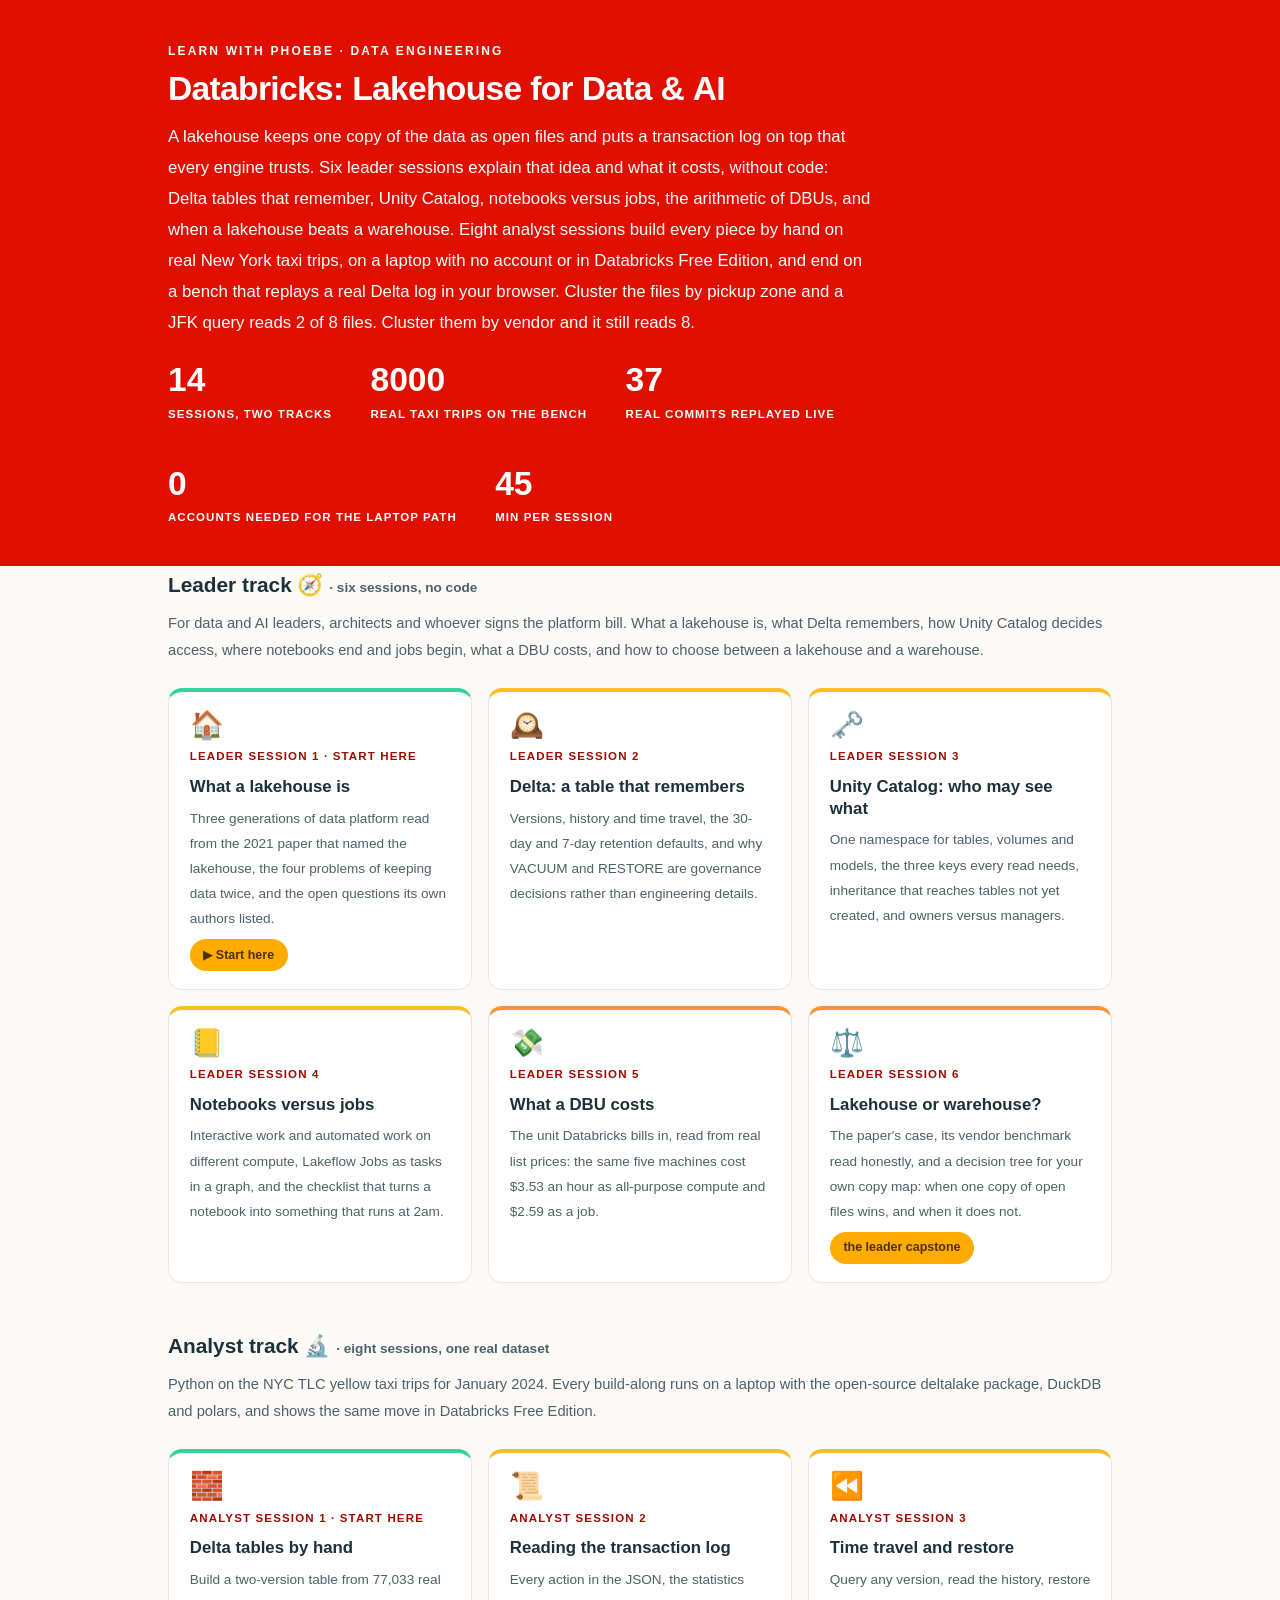
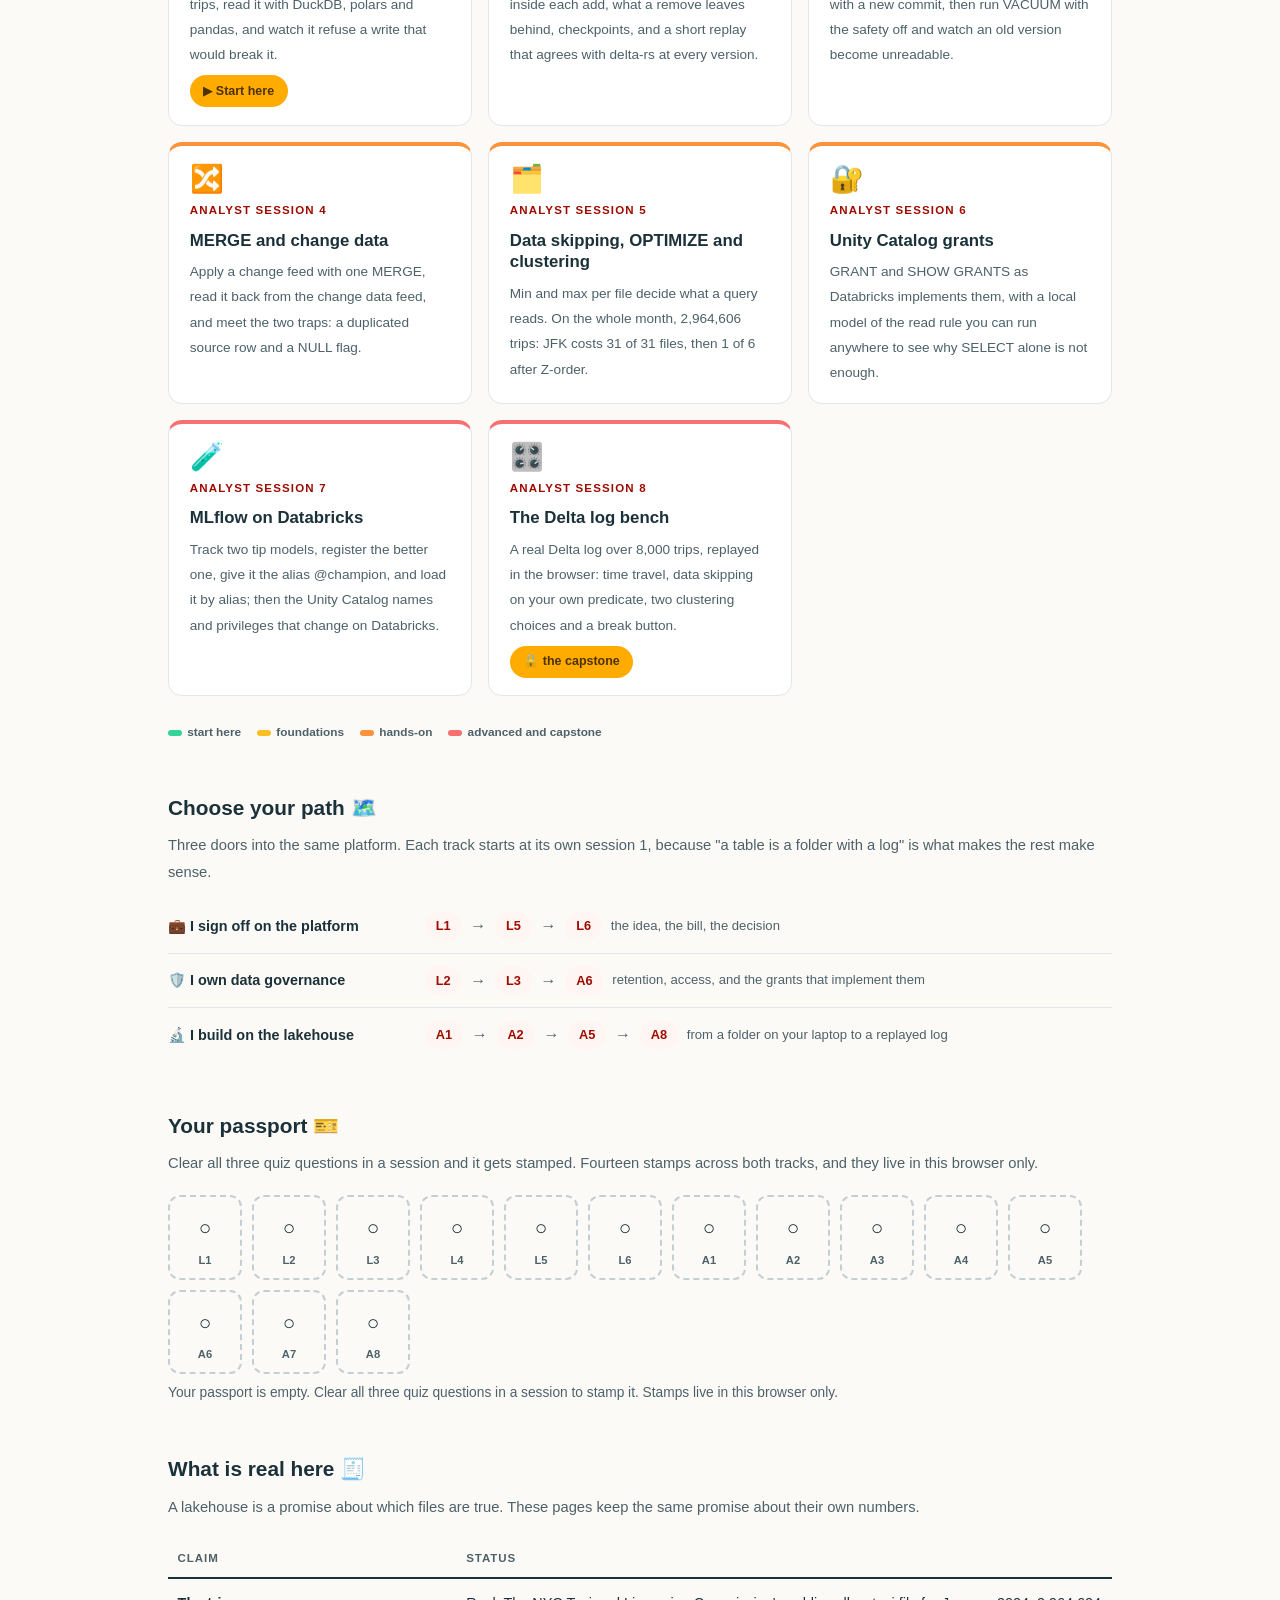
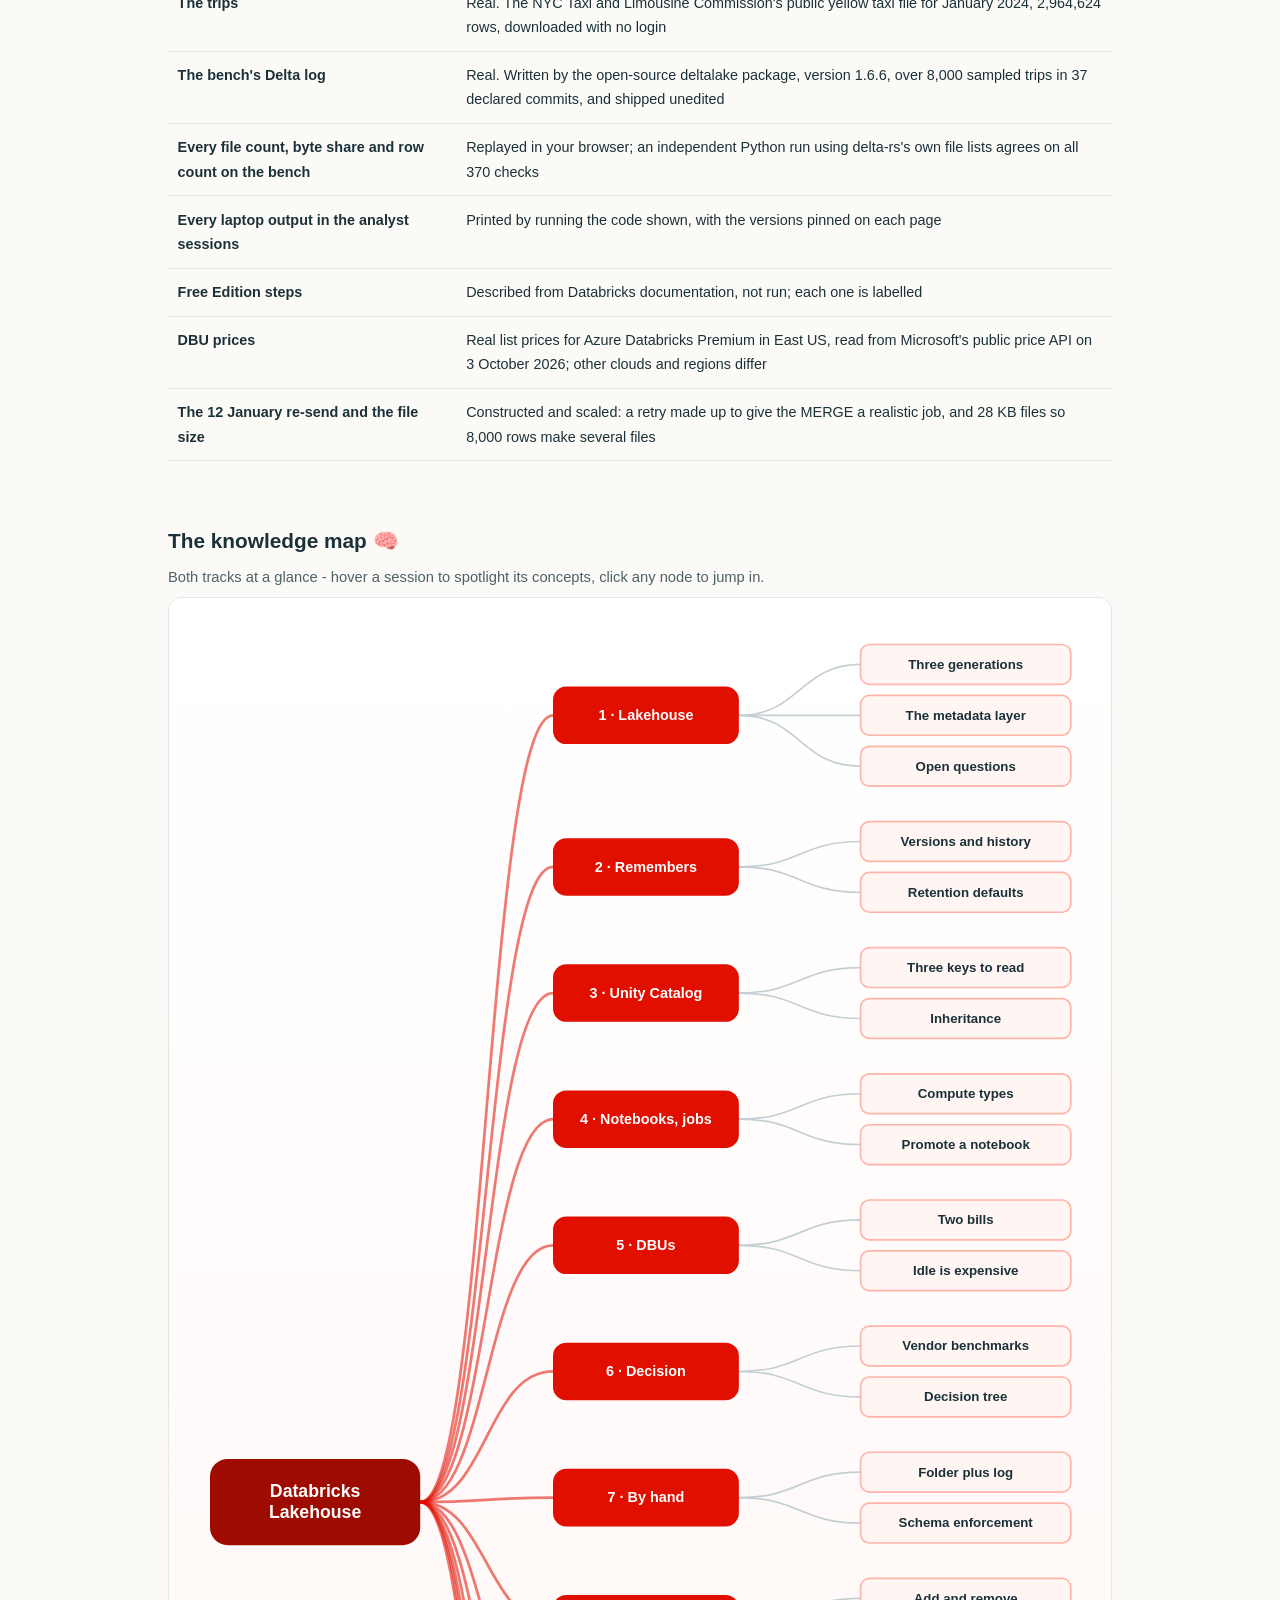
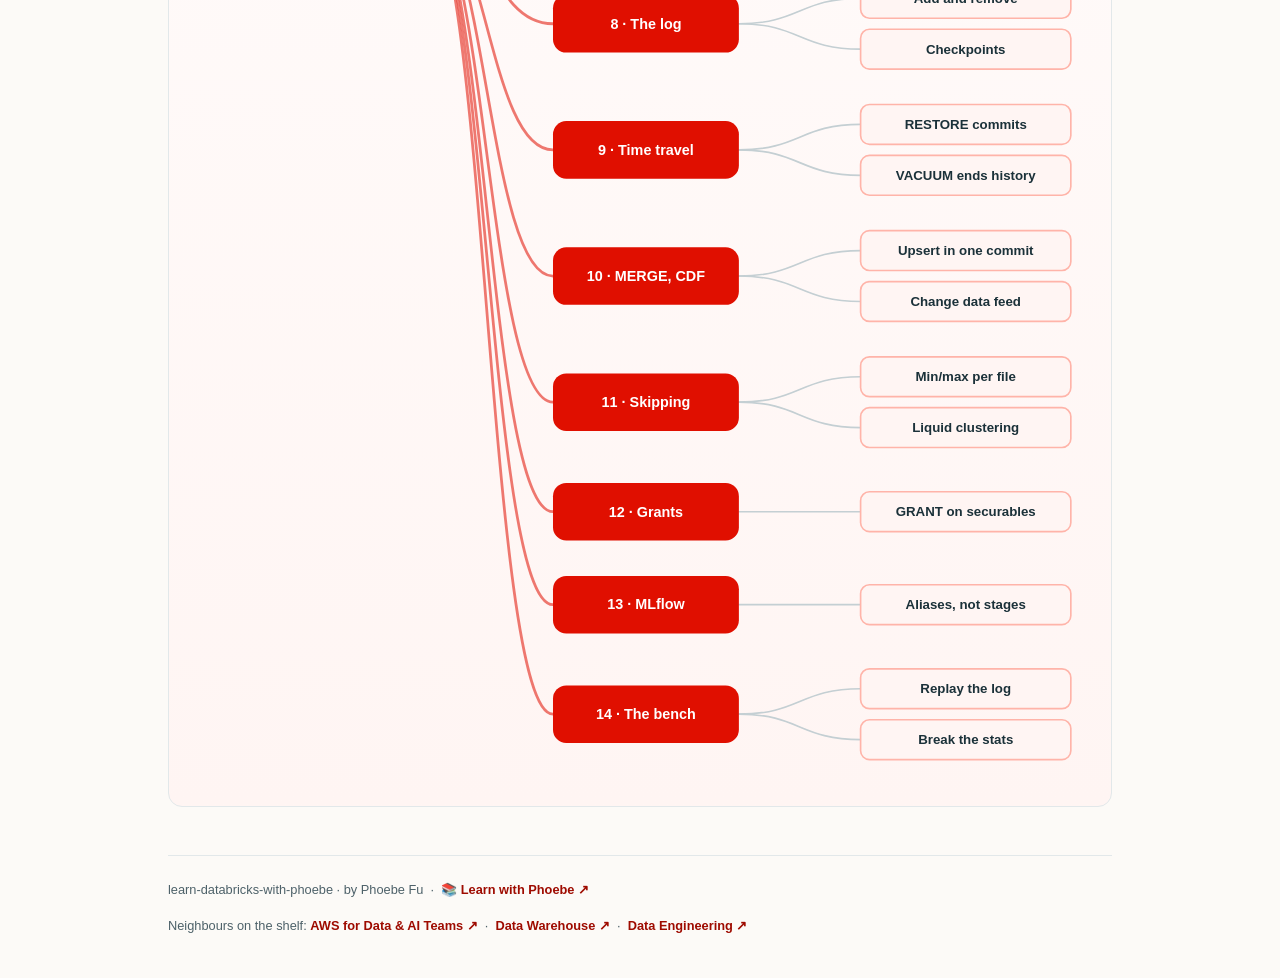
<file: index.html>
<!DOCTYPE html>
<html lang="en">
<head>
<meta charset="UTF-8">
<meta name="viewport" content="width=device-width, initial-scale=1.0">
<!-- social:start -->
<meta name="description" content="Fourteen sessions on Databricks and the lakehouse: what a lakehouse is, Delta tables and their transaction log, time travel, MERGE and change data, data skipping and clustering, Unity Catalog, notebooks versus jobs, what DBUs cost, and MLflow, ending on a bench that replays a real Delta log in your browser. Free, by Phoebe Fu.">
<meta property="og:type" content="website">
<meta property="og:site_name" content="Learn with Phoebe">
<meta property="og:title" content="Databricks: Lakehouse for Data &amp; AI">
<meta property="og:description" content="A real Delta log over 8,000 NYC taxi trips, replayed in your browser. Cluster by pickup zone: a JFK query reads 2 of 8 files. Cluster by vendor: 8 of 8. Shuffle the stats: 0 of 358 rows.">
<meta property="og:url" content="https://phoebefu6.github.io/learn-databricks-with-phoebe/">
<meta property="og:image" content="https://phoebefu6.github.io/learn-databricks-with-phoebe/assets/og-cover.png">
<meta name="twitter:card" content="summary_large_image">
<meta name="twitter:title" content="Databricks: Lakehouse for Data &amp; AI">
<meta name="twitter:description" content="Delta, Unity Catalog, DBUs and MLflow, with a bench that replays a real Delta log in the browser.">
<meta name="twitter:image" content="https://phoebefu6.github.io/learn-databricks-with-phoebe/assets/og-cover.png">
<!-- social:end -->
<title>Databricks: Lakehouse for Data &amp; AI - Learn with Phoebe</title>
<link rel="stylesheet" href="assets/style.css?v=23">
<style>

  .stats-row { display: flex; gap: 2.4rem; margin-top: 1.5rem; flex-wrap: wrap; }
  .stat b { display: block; font-size: 2.1rem; font-weight: 800; line-height: 1.05; font-variant-numeric: tabular-nums; }
  .stat span { font-size: .72rem; opacity: 1; text-transform: uppercase; letter-spacing: .09em; font-weight: 600; }

  .course-grid { display: grid; grid-template-columns: repeat(auto-fit, minmax(17rem, 1fr)); gap: 1rem; margin-top: 1.5rem; }
  .course-card {
    border: 1px solid var(--hairline);
    border-top: 4px solid var(--diff, var(--indigo));
    border-radius: var(--radius);
    padding: 1.2rem 1.3rem 1.1rem;
    display: flex;
    flex-direction: column;
    gap: .5rem;
    text-decoration: none;
    color: var(--ink);
    background: #fff;
    transition: box-shadow .15s ease, border-color .15s ease, transform .15s ease;
    position: relative;
  }
  .course-card:hover { border-color: var(--indigo-soft); border-top-color: var(--diff, var(--indigo)); box-shadow: 0 8px 28px rgba(var(--shadow-rgb),.16); transform: translateY(-3px); }
  .course-card .cicon { font-size: 1.7rem; line-height: 1; }
  .course-card .cnum { font-size: .72rem; font-weight: 700; color: var(--indigo); text-transform: uppercase; letter-spacing: .1em; }
  .course-card h3 { font-size: 1.05rem; font-weight: 800; line-height: 1.3; }
  .course-card p { font-size: .85rem; color: var(--muted); flex: 1; }
  .course-card .meta { display: flex; gap: .4rem; flex-wrap: wrap; }

  .diff-legend { display: flex; gap: 1rem; margin-top: 1.6rem; font-size: .74rem; color: var(--muted); font-weight: 600; flex-wrap: wrap; }
  .diff-legend i { display: inline-block; width: .85rem; height: .35rem; border-radius: 999px; margin-right: .35rem; vertical-align: middle; }

  .paths { margin-top: 2.6rem; }
  .paths h2 { font-size: 1.3rem; font-weight: 800; margin-bottom: .3rem; }
  .paths .plede { color: var(--muted); font-size: .92rem; margin-bottom: .8rem; }
  .path { display: flex; gap: .55rem; align-items: center; padding: .75rem 0; border-bottom: .5px solid var(--hairline); flex-wrap: wrap; }
  .path:last-child { border-bottom: none; }
  .path b { min-width: 15.5rem; font-size: .9rem; }
  .path .pstep { background: var(--indigo-50); color: var(--indigo-deep); border-radius: 999px; padding: .16rem .68rem; font-weight: 700; font-size: .8rem; text-decoration: none; transition: all .12s ease; }
  .path .pstep:hover { background: var(--indigo); color: #fff; }
  .path .parr { color: var(--muted); font-weight: 700; }

  .mm-section { margin-top: 1.6rem; }
  .mm-section h2 { font-size: 1.3rem; font-weight: 800; margin-bottom: .2rem; }
  .mm-section .mm-lede { color: var(--muted); font-size: .92rem; margin-bottom: .4rem; }
  .mm-wrap { border: 1px solid var(--hairline); border-radius: var(--radius); background: linear-gradient(180deg, #fff, var(--indigo-50)); padding: .6rem; overflow-x: auto; }
  .mm-svg { width: 100%; height: auto; display: block; max-width: 60rem; margin: 0 auto; min-width: 34rem; }
  .mm-link { cursor: pointer; text-decoration: none; }
  .mm-node rect { transition: opacity .15s ease, filter .15s ease; }
  .mm-node text { pointer-events: none; }
  .mm-link:hover .mm-node rect { filter: brightness(1.06); }
  .mm-edge { transition: opacity .15s ease; }
</style>
<style>/* contrast-patch-2 */ .cnum, .course-card .cnum, .paths a, .pagefoot a, .pstep, .path .pstep { color: var(--indigo-deep); }</style>
</head>
<body>

<header class="masthead">
  <div class="wrap">
    <div class="eyebrow">Learn with Phoebe · Data Engineering</div>
    <h1>Databricks: <span class="accent">Lakehouse for Data &amp; AI</span></h1>
    <p class="sub">A lakehouse keeps one copy of the data as open files and puts a transaction log on top that every engine trusts. Six leader sessions explain that idea and what it costs, without code: Delta tables that remember, Unity Catalog, notebooks versus jobs, the arithmetic of DBUs, and when a lakehouse beats a warehouse. Eight analyst sessions build every piece by hand on real New York taxi trips, on a laptop with no account or in Databricks Free Edition, and end on a bench that replays a real Delta log in your browser. Cluster the files by pickup zone and a JFK query reads 2 of 8 files. Cluster them by vendor and it still reads 8.</p>
    <div class="stats-row">
      <div class="stat"><b data-count="14">14</b><span>sessions, two tracks</span></div>
      <div class="stat"><b data-count="8000">8,000</b><span>real taxi trips on the bench</span></div>
      <div class="stat"><b data-count="37">37</b><span>real commits replayed live</span></div>
      <div class="stat"><b data-count="0">0</b><span>accounts needed for the laptop path</span></div>
      <div class="stat"><b data-count="45">45</b><span>min per session</span></div>
    </div>
  </div>
</header>

<main class="wrap">

  <section class="section">
    <div class="paths" style="margin-top:0">
      <h2>Leader track 🧭 <span style="font-size:.85rem;font-weight:600;color:var(--muted)">· six sessions, no code</span></h2>
      <p class="plede">For data and AI leaders, architects and whoever signs the platform bill. What a lakehouse is, what Delta remembers, how Unity Catalog decides access, where notebooks end and jobs begin, what a DBU costs, and how to choose between a lakehouse and a warehouse.</p>
    </div>

    <div class="course-grid">
      <a class="course-card" href="courses/a1-what-a-lakehouse-is.html" style="--diff:#34D399">
        <span class="cicon">🏠</span>
        <span class="cnum">Leader session 1 · start here</span>
        <h3>What a lakehouse is</h3>
        <p>Three generations of data platform read from the 2021 paper that named the lakehouse, the four problems of keeping data twice, and the open questions its own authors listed.</p>
        <span class="meta"><span class="pill amber">▶ Start here</span></span>
      </a>
      <a class="course-card" href="courses/a2-a-table-that-remembers.html" style="--diff:#FBBF24">
        <span class="cicon">🕰️</span>
        <span class="cnum">Leader session 2</span>
        <h3>Delta: a table that remembers</h3>
        <p>Versions, history and time travel, the 30-day and 7-day retention defaults, and why VACUUM and RESTORE are governance decisions rather than engineering details.</p>
      </a>
      <a class="course-card" href="courses/a3-unity-catalog-governance.html" style="--diff:#FBBF24">
        <span class="cicon">🗝️</span>
        <span class="cnum">Leader session 3</span>
        <h3>Unity Catalog: who may see what</h3>
        <p>One namespace for tables, volumes and models, the three keys every read needs, inheritance that reaches tables not yet created, and owners versus managers.</p>
      </a>
      <a class="course-card" href="courses/a4-notebooks-vs-jobs.html" style="--diff:#FBBF24">
        <span class="cicon">📒</span>
        <span class="cnum">Leader session 4</span>
        <h3>Notebooks versus jobs</h3>
        <p>Interactive work and automated work on different compute, Lakeflow Jobs as tasks in a graph, and the checklist that turns a notebook into something that runs at 2am.</p>
      </a>
      <a class="course-card" href="courses/a5-what-dbus-cost.html" style="--diff:#FB923C">
        <span class="cicon">💸</span>
        <span class="cnum">Leader session 5</span>
        <h3>What a DBU costs</h3>
        <p>The unit Databricks bills in, read from real list prices: the same five machines cost $3.53 an hour as all-purpose compute and $2.59 as a job.</p>
      </a>
      <a class="course-card" href="courses/a6-lakehouse-or-warehouse.html" style="--diff:#FB923C">
        <span class="cicon">⚖️</span>
        <span class="cnum">Leader session 6</span>
        <h3>Lakehouse or warehouse?</h3>
        <p>The paper's case, its vendor benchmark read honestly, and a decision tree for your own copy map: when one copy of open files wins, and when it does not.</p>
        <span class="meta"><span class="pill amber">the leader capstone</span></span>
      </a>
    </div>
  </section>

  <section class="section">
    <div class="paths" style="margin-top:0">
      <h2>Analyst track 🔬 <span style="font-size:.85rem;font-weight:600;color:var(--muted)">· eight sessions, one real dataset</span></h2>
      <p class="plede">Python on the NYC TLC yellow taxi trips for January 2024. Every build-along runs on a laptop with the open-source deltalake package, DuckDB and polars, and shows the same move in Databricks Free Edition.</p>
    </div>

    <div class="course-grid">
      <a class="course-card" href="courses/b1-delta-tables-by-hand.html" style="--diff:#34D399">
        <span class="cicon">🧱</span>
        <span class="cnum">Analyst session 1 · start here</span>
        <h3>Delta tables by hand</h3>
        <p>Build a two-version table from 77,033 real trips, read it with DuckDB, polars and pandas, and watch it refuse a write that would break it.</p>
        <span class="meta"><span class="pill amber">▶ Start here</span></span>
      </a>
      <a class="course-card" href="courses/b2-the-transaction-log.html" style="--diff:#FBBF24">
        <span class="cicon">📜</span>
        <span class="cnum">Analyst session 2</span>
        <h3>Reading the transaction log</h3>
        <p>Every action in the JSON, the statistics inside each add, what a remove leaves behind, checkpoints, and a short replay that agrees with delta-rs at every version.</p>
      </a>
      <a class="course-card" href="courses/b3-time-travel-and-restore.html" style="--diff:#FBBF24">
        <span class="cicon">⏪</span>
        <span class="cnum">Analyst session 3</span>
        <h3>Time travel and restore</h3>
        <p>Query any version, read the history, restore with a new commit, then run VACUUM with the safety off and watch an old version become unreadable.</p>
      </a>
      <a class="course-card" href="courses/b4-merge-and-change-data.html" style="--diff:#FB923C">
        <span class="cicon">🔀</span>
        <span class="cnum">Analyst session 4</span>
        <h3>MERGE and change data</h3>
        <p>Apply a change feed with one MERGE, read it back from the change data feed, and meet the two traps: a duplicated source row and a NULL flag.</p>
      </a>
      <a class="course-card" href="courses/b5-data-skipping-and-clustering.html" style="--diff:#FB923C">
        <span class="cicon">🗂️</span>
        <span class="cnum">Analyst session 5</span>
        <h3>Data skipping, OPTIMIZE and clustering</h3>
        <p>Min and max per file decide what a query reads. On the whole month, 2,964,606 trips: JFK costs 31 of 31 files, then 1 of 6 after Z-order.</p>
      </a>
      <a class="course-card" href="courses/b6-unity-catalog-grants.html" style="--diff:#FB923C">
        <span class="cicon">🔐</span>
        <span class="cnum">Analyst session 6</span>
        <h3>Unity Catalog grants</h3>
        <p>GRANT and SHOW GRANTS as Databricks implements them, with a local model of the read rule you can run anywhere to see why SELECT alone is not enough.</p>
      </a>
      <a class="course-card" href="courses/b7-mlflow-on-databricks.html" style="--diff:#F87171">
        <span class="cicon">🧪</span>
        <span class="cnum">Analyst session 7</span>
        <h3>MLflow on Databricks</h3>
        <p>Track two tip models, register the better one, give it the alias @champion, and load it by alias; then the Unity Catalog names and privileges that change on Databricks.</p>
      </a>
      <a class="course-card" href="courses/b8-the-delta-log-bench.html" style="--diff:#F87171">
        <span class="cicon">🎛️</span>
        <span class="cnum">Analyst session 8</span>
        <h3>The Delta log bench</h3>
        <p>A real Delta log over 8,000 trips, replayed in the browser: time travel, data skipping on your own predicate, two clustering choices and a break button.</p>
        <span class="meta"><span class="pill amber">🔒 the capstone</span></span>
      </a>
    </div>

    <div class="diff-legend">
      <span><i style="background:#34D399"></i>start here</span>
      <span><i style="background:#FBBF24"></i>foundations</span>
      <span><i style="background:#FB923C"></i>hands-on</span>
      <span><i style="background:#F87171"></i>advanced and capstone</span>
    </div>
  </section>

  <section class="section">
    <div class="paths">
      <h2>Choose your path 🗺️</h2>
      <p class="plede">Three doors into the same platform. Each track starts at its own session 1, because "a table is a folder with a log" is what makes the rest make sense.</p>
      <div class="path"><b>💼 I sign off on the platform</b>
        <a class="pstep" href="courses/a1-what-a-lakehouse-is.html">L1</a>
        <span class="parr">→</span>
        <a class="pstep" href="courses/a5-what-dbus-cost.html">L5</a>
        <span class="parr">→</span>
        <a class="pstep" href="courses/a6-lakehouse-or-warehouse.html">L6</a>
        <span style="font-size:.82rem;color:var(--muted)">the idea, the bill, the decision</span>
      </div>
      <div class="path"><b>🛡️ I own data governance</b>
        <a class="pstep" href="courses/a2-a-table-that-remembers.html">L2</a>
        <span class="parr">→</span>
        <a class="pstep" href="courses/a3-unity-catalog-governance.html">L3</a>
        <span class="parr">→</span>
        <a class="pstep" href="courses/b6-unity-catalog-grants.html">A6</a>
        <span style="font-size:.82rem;color:var(--muted)">retention, access, and the grants that implement them</span>
      </div>
      <div class="path"><b>🔬 I build on the lakehouse</b>
        <a class="pstep" href="courses/b1-delta-tables-by-hand.html">A1</a>
        <span class="parr">→</span>
        <a class="pstep" href="courses/b2-the-transaction-log.html">A2</a>
        <span class="parr">→</span>
        <a class="pstep" href="courses/b5-data-skipping-and-clustering.html">A5</a>
        <span class="parr">→</span>
        <a class="pstep" href="courses/b8-the-delta-log-bench.html">A8</a>
        <span style="font-size:.82rem;color:var(--muted)">from a folder on your laptop to a replayed log</span>
      </div>
    </div>
  </section>

  <section class="section">
    <div class="paths" style="margin-top:0">
      <h2>Your passport 🎫</h2>
      <p class="plede">Clear all three quiz questions in a session and it gets stamped. Fourteen stamps across both tracks, and they live in this browser only.</p>
    </div>
    <div class="pp-strip"></div>
  </section>

  <section class="section">
    <div class="paths" style="margin-top:0">
      <h2>What is real here 🧾</h2>
      <p class="plede">A lakehouse is a promise about which files are true. These pages keep the same promise about their own numbers.</p>
    </div>
    <table class="clean">
      <tr><th>Claim</th><th>Status</th></tr>
      <tr><td>The trips</td><td>Real. The NYC Taxi and Limousine Commission's public yellow taxi file for January 2024, 2,964,624 rows, downloaded with no login</td></tr>
      <tr><td>The bench's Delta log</td><td>Real. Written by the open-source deltalake package, version 1.6.6, over 8,000 sampled trips in 37 declared commits, and shipped unedited</td></tr>
      <tr><td>Every file count, byte share and row count on the bench</td><td>Replayed in your browser; an independent Python run using delta-rs's own file lists agrees on all 370 checks</td></tr>
      <tr><td>Every laptop output in the analyst sessions</td><td>Printed by running the code shown, with the versions pinned on each page</td></tr>
      <tr><td>Free Edition steps</td><td>Described from Databricks documentation, not run; each one is labelled</td></tr>
      <tr><td>DBU prices</td><td>Real list prices for Azure Databricks Premium in East US, read from Microsoft's public price API on 3 October 2026; other clouds and regions differ</td></tr>
      <tr><td>The 12 January re-send and the file size</td><td>Constructed and scaled: a retry made up to give the MERGE a realistic job, and 28 KB files so 8,000 rows make several files</td></tr>
    </table>
  </section>

  <section class="section mm-section">
    <h2>The knowledge map 🧠</h2>
    <p class="mm-lede">Both tracks at a glance - hover a session to spotlight its concepts, click any node to jump in.</p>
    <div class="mm-wrap"><div id="mindmap"></div></div>
  </section>

  <footer class="pagefoot">
    <span>learn-databricks-with-phoebe · by Phoebe Fu &nbsp;·&nbsp; 📚 <a href="https://phoebefu6.github.io/learn-with-phoebe/">Learn with Phoebe ↗</a></span>
    <span>Neighbours on the shelf: <a href="https://phoebefu6.github.io/learn-aws-with-phoebe/">AWS for Data &amp; AI Teams ↗</a> &nbsp;·&nbsp; <a href="https://phoebefu6.github.io/learn-data-warehouse-with-phoebe/">Data Warehouse ↗</a> &nbsp;·&nbsp; <a href="https://phoebefu6.github.io/learn-data-engineering-with-phoebe/">Data Engineering ↗</a></span>
  </footer>

</main>

<script>
window.MINDMAP_DATA = {
  "title": "Databricks\nLakehouse",
  "centerColor": "#9E0B00",
  "sessions": [
    {
      "label": "Lakehouse",
      "href": "courses/a1-what-a-lakehouse-is.html",
      "concepts": [
        {
          "label": "Three generations",
          "href": "courses/a1-what-a-lakehouse-is.html"
        },
        {
          "label": "The metadata layer",
          "href": "courses/a1-what-a-lakehouse-is.html"
        },
        {
          "label": "Open questions",
          "href": "courses/a1-what-a-lakehouse-is.html"
        }
      ]
    },
    {
      "label": "Remembers",
      "href": "courses/a2-a-table-that-remembers.html",
      "concepts": [
        {
          "label": "Versions and history",
          "href": "courses/a2-a-table-that-remembers.html"
        },
        {
          "label": "Retention defaults",
          "href": "courses/a2-a-table-that-remembers.html"
        }
      ]
    },
    {
      "label": "Unity Catalog",
      "href": "courses/a3-unity-catalog-governance.html",
      "concepts": [
        {
          "label": "Three keys to read",
          "href": "courses/a3-unity-catalog-governance.html"
        },
        {
          "label": "Inheritance",
          "href": "courses/a3-unity-catalog-governance.html"
        }
      ]
    },
    {
      "label": "Notebooks, jobs",
      "href": "courses/a4-notebooks-vs-jobs.html",
      "concepts": [
        {
          "label": "Compute types",
          "href": "courses/a4-notebooks-vs-jobs.html"
        },
        {
          "label": "Promote a notebook",
          "href": "courses/a4-notebooks-vs-jobs.html"
        }
      ]
    },
    {
      "label": "DBUs",
      "href": "courses/a5-what-dbus-cost.html",
      "concepts": [
        {
          "label": "Two bills",
          "href": "courses/a5-what-dbus-cost.html"
        },
        {
          "label": "Idle is expensive",
          "href": "courses/a5-what-dbus-cost.html"
        }
      ]
    },
    {
      "label": "Decision",
      "href": "courses/a6-lakehouse-or-warehouse.html",
      "concepts": [
        {
          "label": "Vendor benchmarks",
          "href": "courses/a6-lakehouse-or-warehouse.html"
        },
        {
          "label": "Decision tree",
          "href": "courses/a6-lakehouse-or-warehouse.html"
        }
      ]
    },
    {
      "label": "By hand",
      "href": "courses/b1-delta-tables-by-hand.html",
      "concepts": [
        {
          "label": "Folder plus log",
          "href": "courses/b1-delta-tables-by-hand.html"
        },
        {
          "label": "Schema enforcement",
          "href": "courses/b1-delta-tables-by-hand.html"
        }
      ]
    },
    {
      "label": "The log",
      "href": "courses/b2-the-transaction-log.html",
      "concepts": [
        {
          "label": "Add and remove",
          "href": "courses/b2-the-transaction-log.html"
        },
        {
          "label": "Checkpoints",
          "href": "courses/b2-the-transaction-log.html"
        }
      ]
    },
    {
      "label": "Time travel",
      "href": "courses/b3-time-travel-and-restore.html",
      "concepts": [
        {
          "label": "RESTORE commits",
          "href": "courses/b3-time-travel-and-restore.html"
        },
        {
          "label": "VACUUM ends history",
          "href": "courses/b3-time-travel-and-restore.html"
        }
      ]
    },
    {
      "label": "MERGE, CDF",
      "href": "courses/b4-merge-and-change-data.html",
      "concepts": [
        {
          "label": "Upsert in one commit",
          "href": "courses/b4-merge-and-change-data.html"
        },
        {
          "label": "Change data feed",
          "href": "courses/b4-merge-and-change-data.html"
        }
      ]
    },
    {
      "label": "Skipping",
      "href": "courses/b5-data-skipping-and-clustering.html",
      "concepts": [
        {
          "label": "Min/max per file",
          "href": "courses/b5-data-skipping-and-clustering.html"
        },
        {
          "label": "Liquid clustering",
          "href": "courses/b5-data-skipping-and-clustering.html"
        }
      ]
    },
    {
      "label": "Grants",
      "href": "courses/b6-unity-catalog-grants.html",
      "concepts": [
        {
          "label": "GRANT on securables",
          "href": "courses/b6-unity-catalog-grants.html"
        }
      ]
    },
    {
      "label": "MLflow",
      "href": "courses/b7-mlflow-on-databricks.html",
      "concepts": [
        {
          "label": "Aliases, not stages",
          "href": "courses/b7-mlflow-on-databricks.html"
        }
      ]
    },
    {
      "label": "The bench",
      "href": "courses/b8-the-delta-log-bench.html",
      "concepts": [
        {
          "label": "Replay the log",
          "href": "courses/b8-the-delta-log-bench.html"
        },
        {
          "label": "Break the stats",
          "href": "courses/b8-the-delta-log-bench.html"
        }
      ]
    }
  ]
};
</script>
<script src="assets/app.js?v=20"></script>
<script src="assets/mindmap.js?v=1"></script>
</body>
</html>
</file>
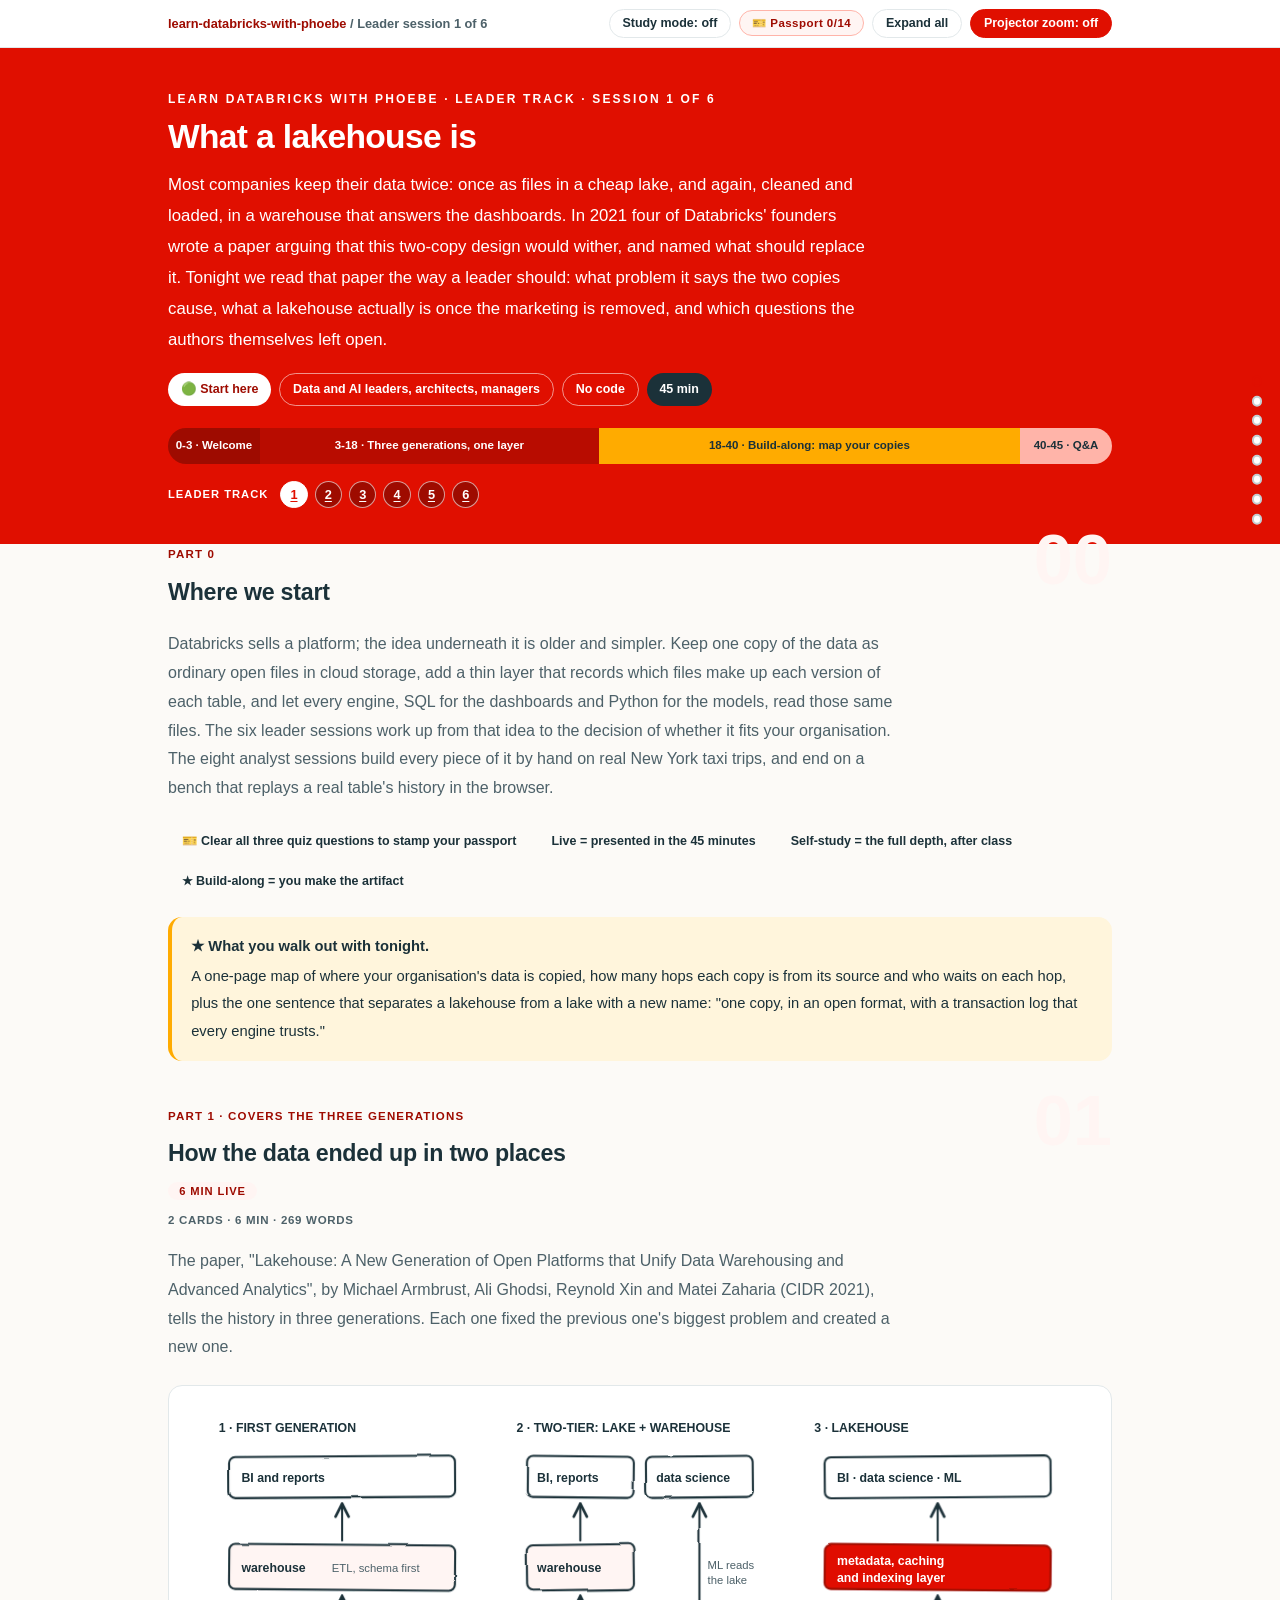
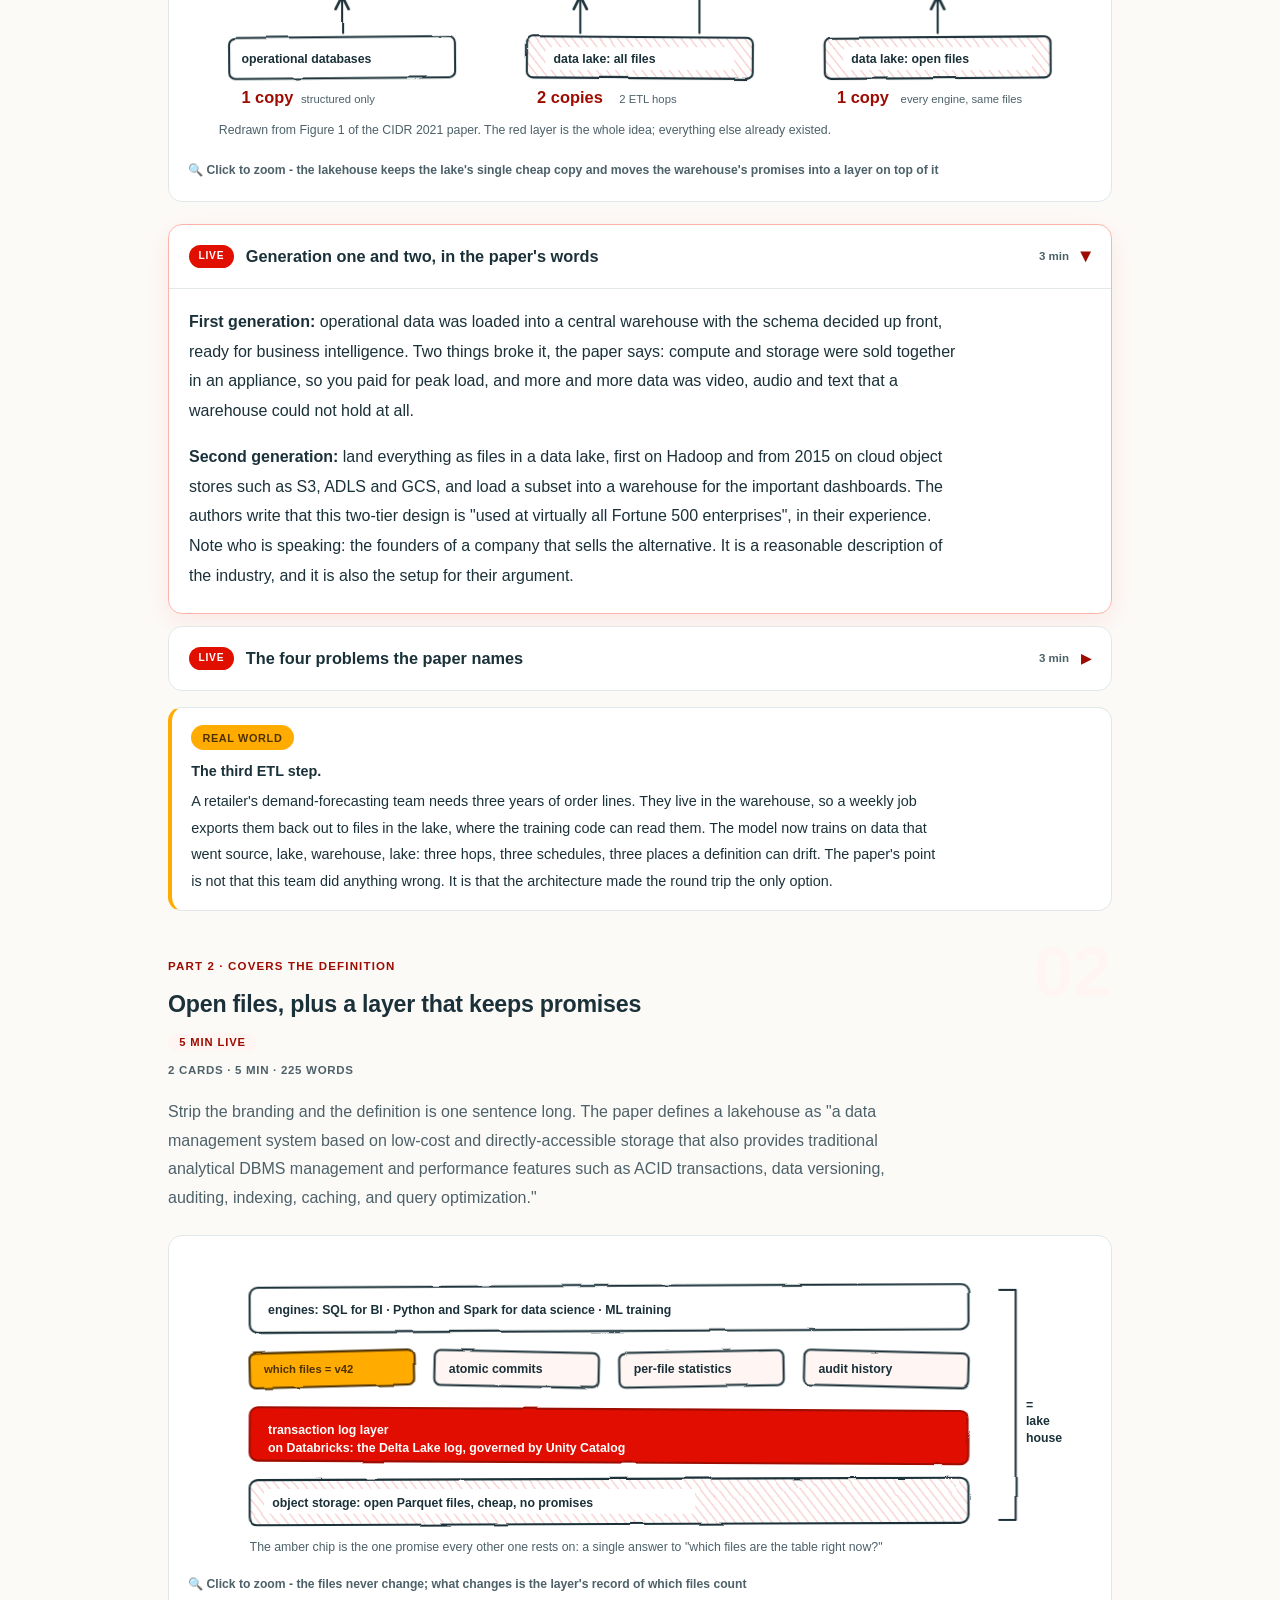
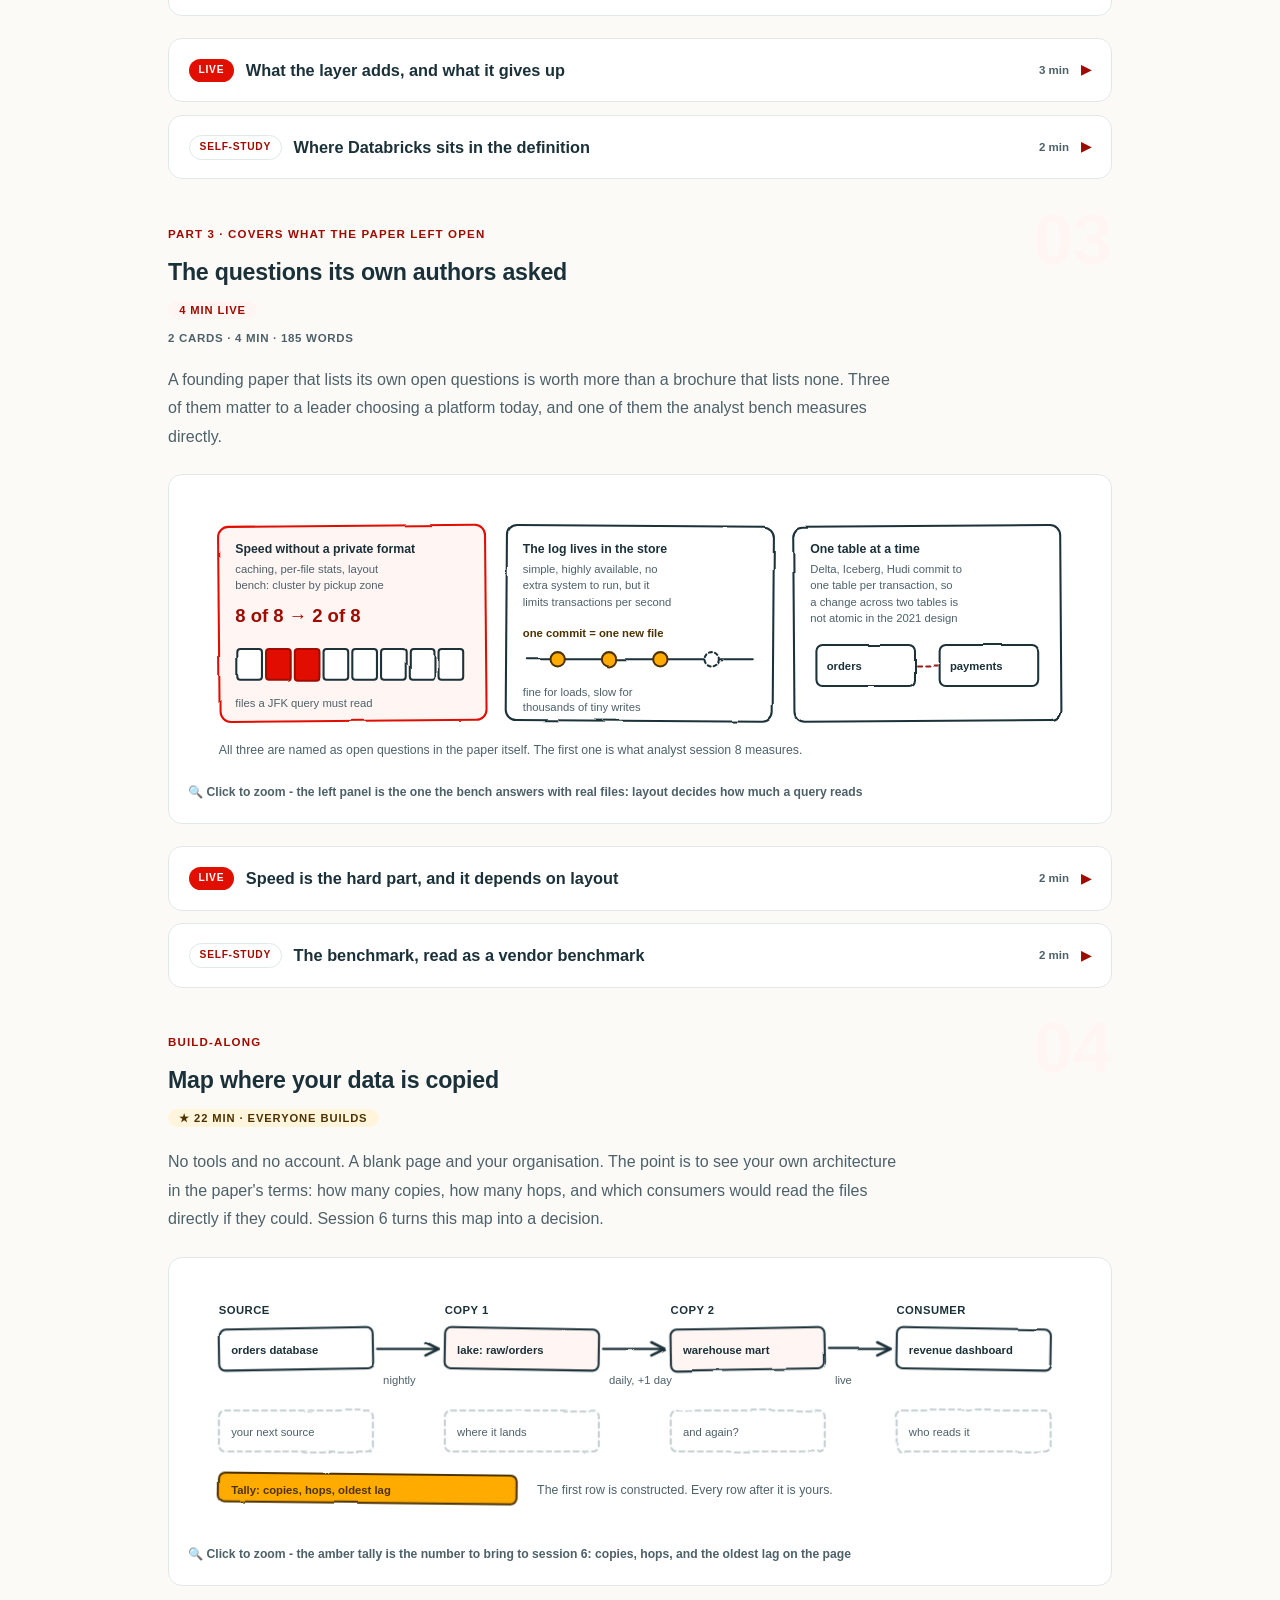
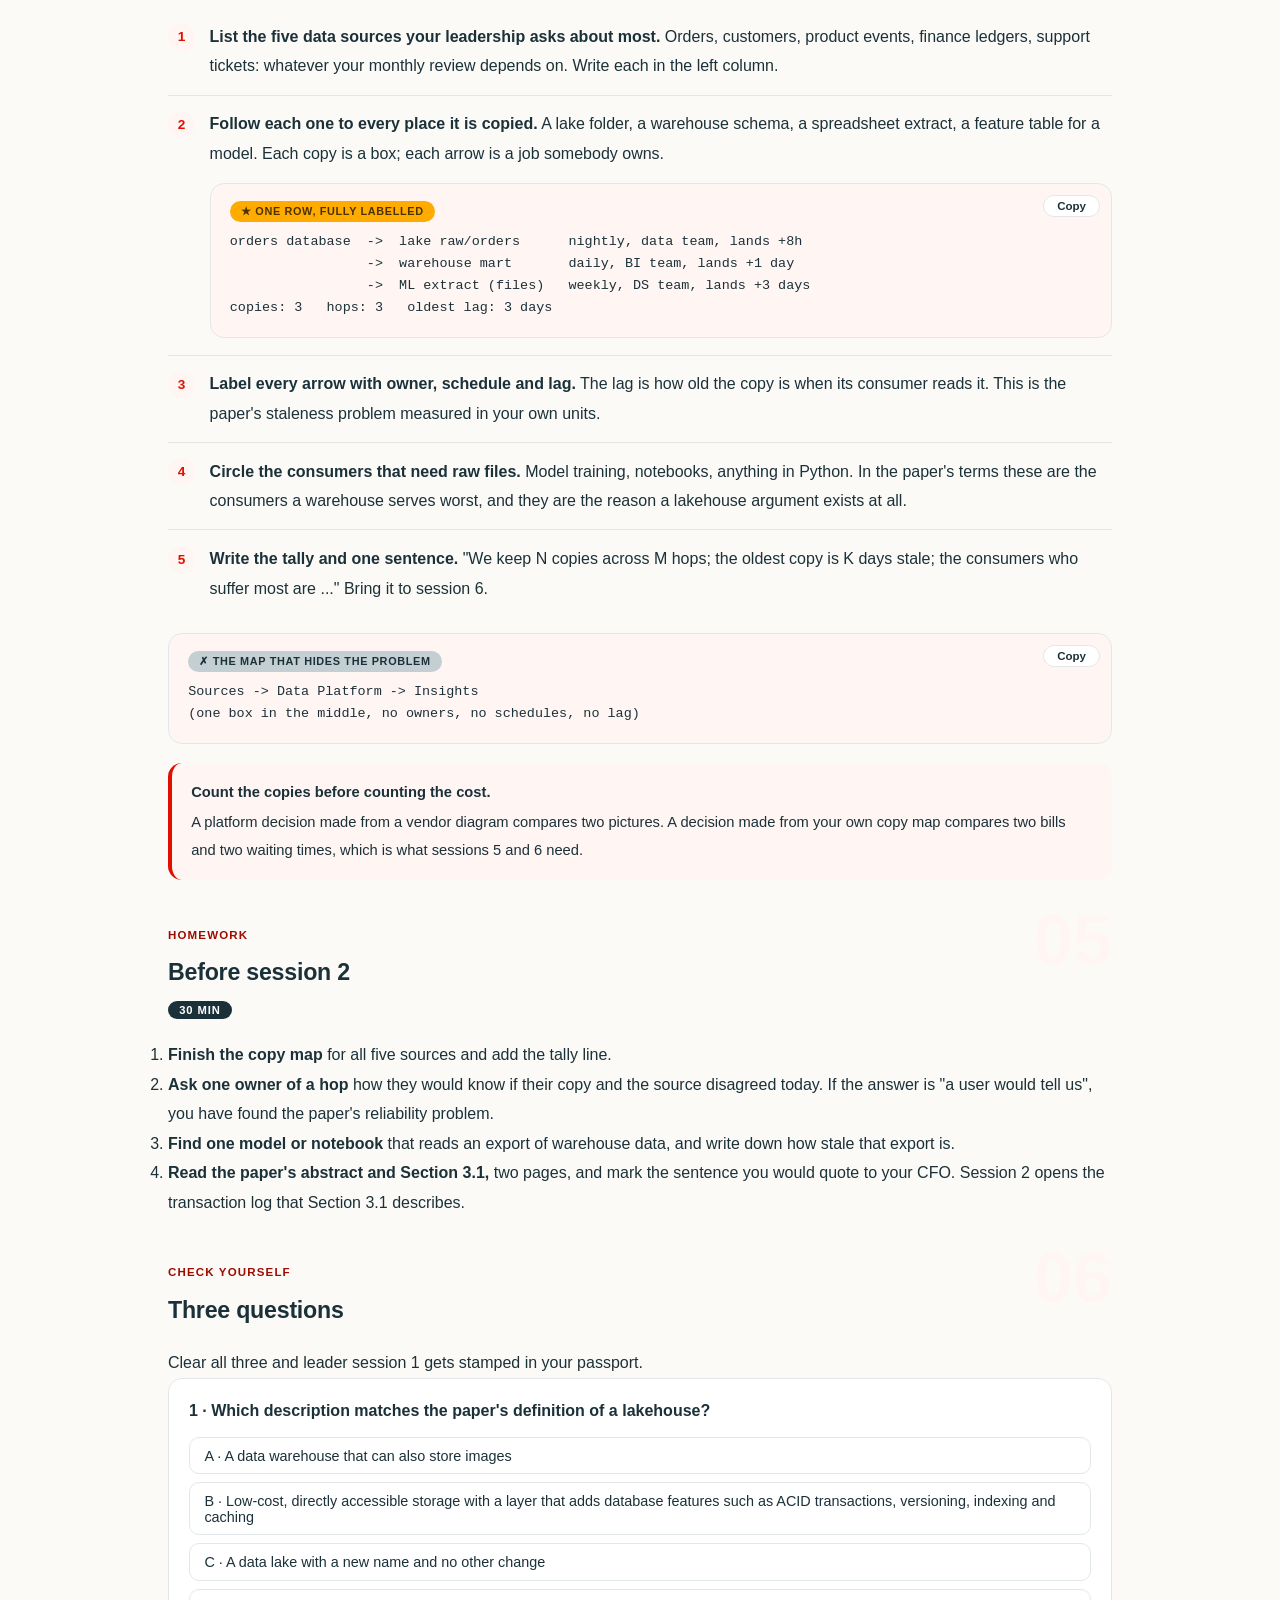
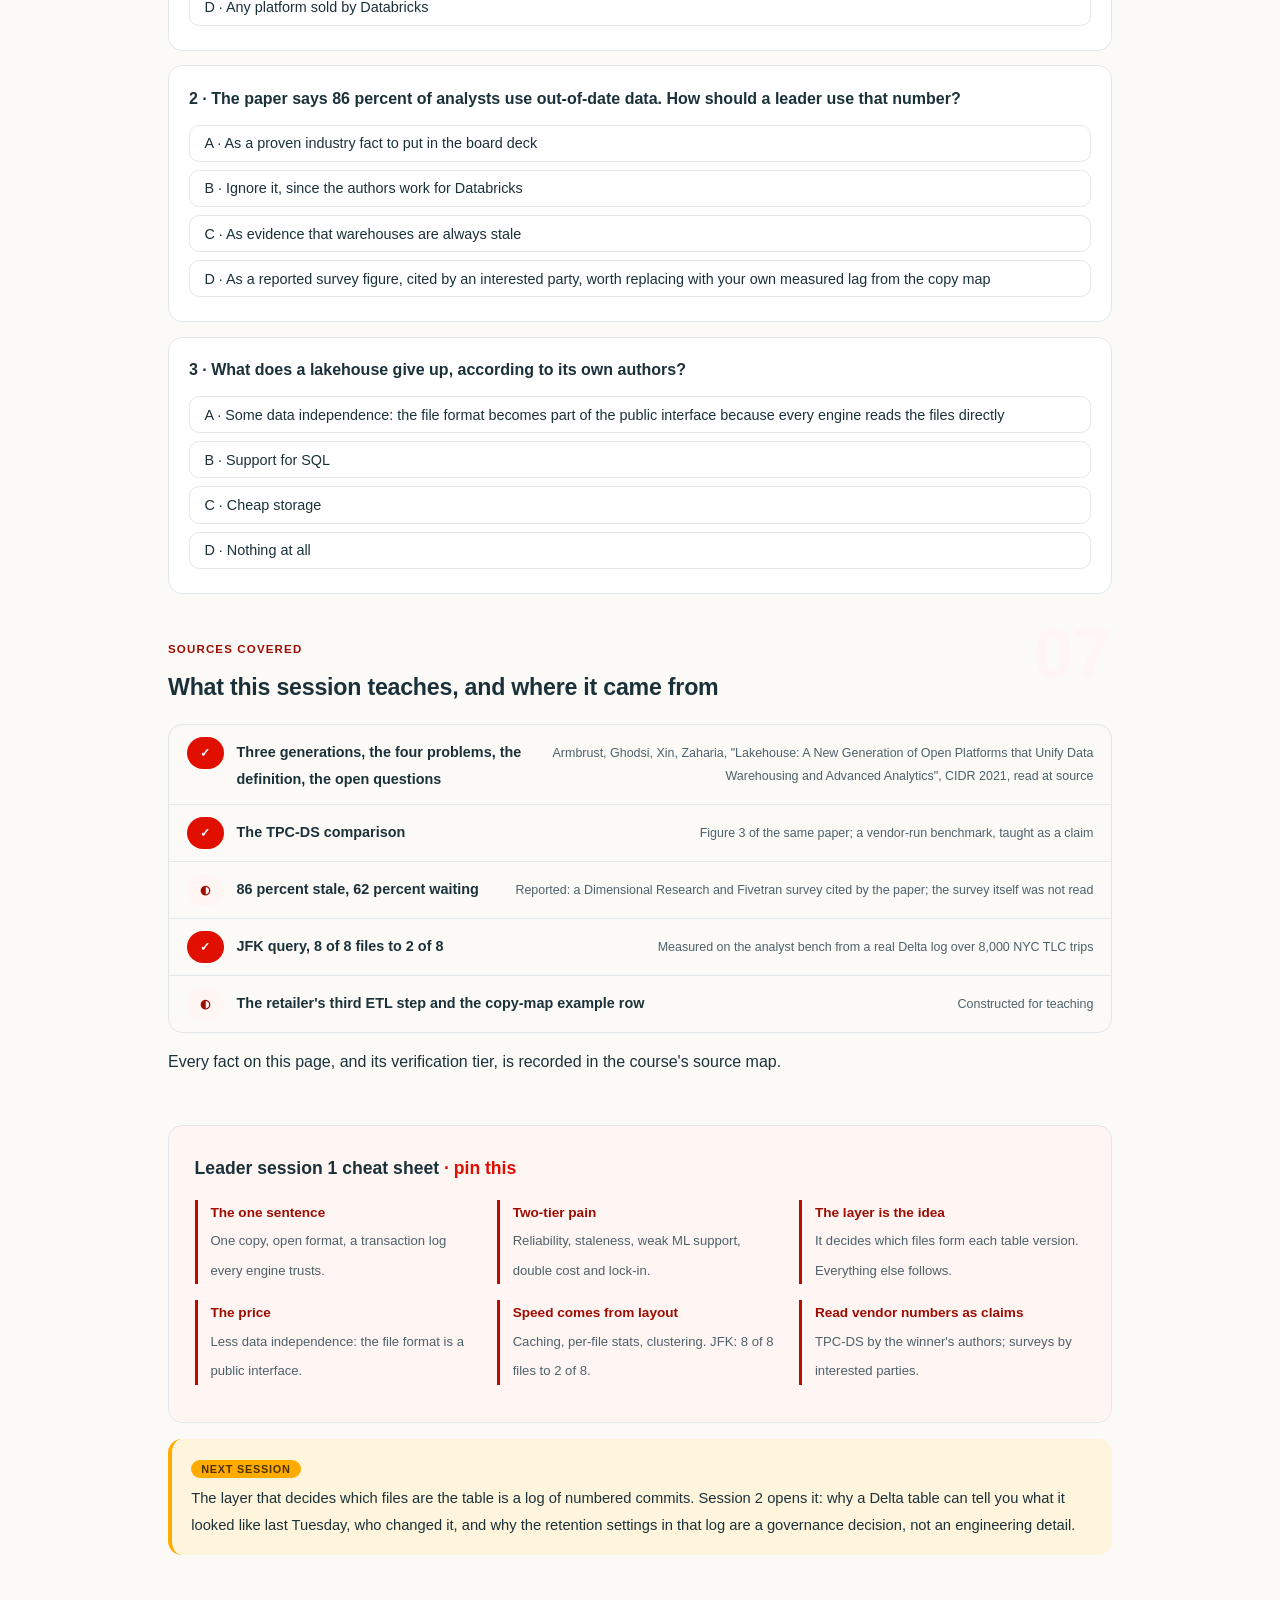
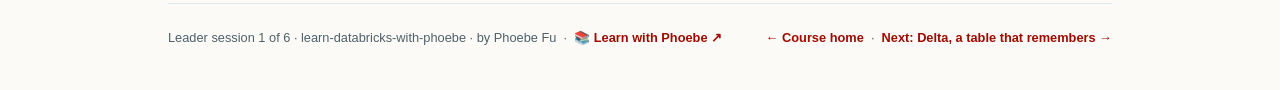
<file: courses/a1-what-a-lakehouse-is.html>
<!DOCTYPE html>
<html lang="en">
<head>
<meta charset="UTF-8">
<meta name="viewport" content="width=device-width, initial-scale=1.0">
<!-- social:start -->
<meta name="description" content="Leader session 1 of 6. What a lakehouse is, read from the 2021 paper that named it: why the two-tier lake plus warehouse became the default, the four problems its authors say it causes, and the one design move that defines a lakehouse: a transaction layer over open files in cheap storage.">
<meta property="og:type" content="article">
<meta property="og:site_name" content="Learn with Phoebe">
<meta property="og:title" content="What a lakehouse is - learn databricks with phoebe">
<meta property="og:description" content="Leader session 1 of 6. One copy of the data, a layer that keeps promises about it, and every engine reading the same files. Read from the CIDR 2021 paper, with its own open questions.">
<meta property="og:url" content="https://phoebefu6.github.io/learn-databricks-with-phoebe/courses/a1-what-a-lakehouse-is.html">
<meta property="og:image" content="https://phoebefu6.github.io/learn-databricks-with-phoebe/assets/og-cover.png">
<meta property="og:image:width" content="1200">
<meta property="og:image:height" content="630">
<meta name="twitter:card" content="summary_large_image">
<meta name="twitter:title" content="What a lakehouse is - learn databricks with phoebe">
<meta name="twitter:description" content="Leader session 1 of 6. Three generations of data platform, and the design move that defines the third.">
<meta name="twitter:image" content="https://phoebefu6.github.io/learn-databricks-with-phoebe/assets/og-cover.png">
<!-- social:end -->
<title>Leader session 1 · What a lakehouse is - learn databricks with phoebe</title>
<link rel="stylesheet" href="../assets/style.css?v=22">
</head>
<body>

<div class="toolbar">
  <div class="wrap">
    <span class="crumb"><a href="../index.html">learn-databricks-with-phoebe</a> / Leader session 1 of 6</span>
    <button class="btn" id="toggle-all" type="button">Expand all</button>
    <button class="btn primary" id="zoom-toggle" type="button">Projector zoom: off</button>
  </div>
</div>

<header class="masthead">
  <div class="wrap">
    <div class="eyebrow">Learn Databricks with Phoebe · Leader track · Session 1 of 6</div>
    <h1>What a <span class="accent">lakehouse</span> is</h1>
    <p class="sub">Most companies keep their data twice: once as files in a cheap lake, and again, cleaned and loaded, in a warehouse that answers the dashboards. In 2021 four of Databricks' founders wrote a paper arguing that this two-copy design would wither, and named what should replace it. Tonight we read that paper the way a leader should: what problem it says the two copies cause, what a lakehouse actually is once the marketing is removed, and which questions the authors themselves left open.</p>
    <div class="chip-row">
      <span class="chip level">🟢 Start here</span>
      <span class="chip audience">Data and AI leaders, architects, managers</span>
      <span class="chip audience">No code</span>
      <span class="chip time">45 min</span>
    </div>
    <div class="agenda">
      <span class="a1" style="flex:1">0-3 · Welcome</span>
      <span class="a2" style="flex:4">3-18 · Three generations, one layer</span>
      <span class="a3" style="flex:5">18-40 · Build-along: map your copies</span>
      <span class="a4" style="flex:1">40-45 · Q&amp;A</span>
    </div>
  </div>
</header>

<main class="wrap">

  <section class="section" id="intro">
    <div class="section-kicker">
      <span class="klabel">Part 0</span>
      <h2>Where we start</h2>
    </div>
    <p class="lede">Databricks sells a platform; the idea underneath it is older and simpler. Keep one copy of the data as ordinary open files in cloud storage, add a thin layer that records which files make up each version of each table, and let every engine, SQL for the dashboards and Python for the models, read those same files. The six leader sessions work up from that idea to the decision of whether it fits your organisation. The eight analyst sessions build every piece of it by hand on real New York taxi trips, and end on a bench that replays a real table's history in the browser.</p>

    <div class="legend">
      <span class="pill">🎫 Clear all three quiz questions to stamp your passport</span>
      <span class="pill">Live = presented in the 45 minutes</span>
      <span class="pill">Self-study = the full depth, after class</span>
      <span class="pill">★ Build-along = you make the artifact</span>
    </div>

    <div class="callout win">
      <p><strong>★ What you walk out with tonight.</strong> A one-page map of where your organisation's data is copied, how many hops each copy is from its source and who waits on each hop, plus the one sentence that separates a lakehouse from a lake with a new name: "one copy, in an open format, with a transaction log that every engine trusts."</p>
    </div>
  </section>

  <section class="section" id="part-1">
    <div class="section-kicker">
      <span class="klabel">Part 1 · covers the three generations</span>
      <h2>How the data ended up in two places</h2>
      <span class="tag concept">6 min live</span>
    </div>
    <p class="lede">The paper, "Lakehouse: A New Generation of Open Platforms that Unify Data Warehousing and Advanced Analytics", by Michael Armbrust, Ali Ghodsi, Reynold Xin and Matei Zaharia (CIDR 2021), tells the history in three generations. Each one fixed the previous one's biggest problem and created a new one.</p>

    <figure class="zoomable">
      <svg viewBox="0 0 880 336" xmlns="http://www.w3.org/2000/svg" role="img" aria-label="Three generations of data platform side by side. First generation: operational databases loaded by ETL into one warehouse that serves BI and reports; one copy, structured data only. Second generation, two-tier: everything lands in a data lake, then a second ETL step loads a subset into a warehouse for BI, while data science and machine learning read the lake; two copies and two hops. Lakehouse: everything lands once in the lake, a metadata, caching and indexing layer sits on top, and BI, data science and machine learning all read through it; one copy.">
        <defs>
          <filter id="a1aSk" x="-3%" y="-3%" width="106%" height="106%"><feTurbulence type="fractalNoise" baseFrequency="0.02" numOctaves="2" seed="11" result="n"/><feDisplacementMap in="SourceGraphic" in2="n" scale="2.4" xChannelSelector="R" yChannelSelector="G"/></filter>
          <pattern id="a1aHc" patternUnits="userSpaceOnUse" width="7" height="7" patternTransform="rotate(-38)"><line x1="0" y1="0" x2="0" y2="7" stroke="#E00F00" stroke-width="1" opacity=".5"/></pattern>
          <marker id="a1aAr" viewBox="0 0 10 10" refX="9" refY="5" markerWidth="8" markerHeight="8" orient="auto"><path d="M1 1 L9 5 L1 9" fill="none" stroke="#1B3139" stroke-width="1.6" stroke-linecap="round"/></marker>
        </defs>
        <style>
          .a1aH { font: 800 12px Inter, sans-serif; fill: #1B3139; }
          .a1aL { font: 600 12px Inter, sans-serif; fill: #1B3139; }
          .a1aS { font: 400 11px Inter, sans-serif; fill: #4D6169; }
          .a1aW { font: 800 12px Inter, sans-serif; fill: #FFFFFF; }
          .a1aB { font: 800 11px Inter, sans-serif; fill: #4D3200; }
          .a1aV { font: 800 16px Inter, sans-serif; fill: #9E0B00; }
          .a1aN { font: 400 12px Inter, sans-serif; fill: #4D6169; }
        </style>

        <text class="a1aH" x="30" y="26">1 · FIRST GENERATION</text>
        <text class="a1aH" x="320" y="26">2 · TWO-TIER: LAKE + WAREHOUSE</text>
        <text class="a1aH" x="610" y="26">3 · LAKEHOUSE</text>

        <g filter="url(#a1aSk)" fill="none" stroke="#1B3139" stroke-width="2" stroke-linecap="round" stroke-linejoin="round">
          <!-- gen 1 -->
          <rect x="40" y="226" width="220" height="40" rx="6" transform="rotate(-0.5 150 246)" fill="#FFFFFF"/>
          <rect x="40" y="136" width="220" height="44" rx="6" transform="rotate(0.5 150 158)" fill="#FFF5F3"/>
          <rect x="40" y="50" width="220" height="40" rx="6" transform="rotate(-0.4 150 70)" fill="#FFFFFF"/>
          <path d="M150 222 L150 186" marker-end="url(#a1aAr)"/>
          <path d="M150 132 L150 96" marker-end="url(#a1aAr)"/>
          <!-- gen 2 -->
          <rect x="330" y="226" width="220" height="40" rx="6" transform="rotate(0.4 440 246)" fill="url(#a1aHc)"/>
          <rect x="330" y="136" width="104" height="44" rx="6" transform="rotate(-0.8 382 158)" fill="#FFF5F3"/>
          <rect x="330" y="50" width="104" height="40" rx="6" transform="rotate(0.6 382 70)" fill="#FFFFFF"/>
          <rect x="446" y="50" width="104" height="40" rx="6" transform="rotate(-0.6 498 70)" fill="#FFFFFF"/>
          <path d="M382 222 L382 186" marker-end="url(#a1aAr)"/>
          <path d="M382 132 L382 96" marker-end="url(#a1aAr)"/>
          <path d="M498 222 L498 96" marker-end="url(#a1aAr)"/>
          <!-- gen 3 -->
          <rect x="620" y="226" width="220" height="40" rx="6" transform="rotate(-0.4 730 246)" fill="url(#a1aHc)"/>
          <rect x="620" y="136" width="220" height="44" rx="6" transform="rotate(0.5 730 158)" fill="#E00F00" stroke="#9E0B00"/>
          <rect x="620" y="50" width="220" height="40" rx="6" transform="rotate(-0.5 730 70)" fill="#FFFFFF"/>
          <path d="M730 222 L730 186" marker-end="url(#a1aAr)"/>
          <path d="M730 132 L730 96" marker-end="url(#a1aAr)"/>
        </g>

        <rect x="348" y="236" width="184" height="22" rx="4" fill="#FFFFFF"/>
        <rect x="638" y="236" width="184" height="22" rx="4" fill="#FFFFFF"/>
        <text class="a1aL" x="52" y="251">operational databases</text>
        <text class="a1aL" x="52" y="163">warehouse</text>
        <text class="a1aS" x="140" y="163">ETL, schema first</text>
        <text class="a1aL" x="52" y="75">BI and reports</text>
        <text class="a1aV" x="52" y="290">1 copy</text>
        <text class="a1aS" x="110" y="290">structured only</text>

        <text class="a1aL" x="356" y="251">data lake: all files</text>
        <text class="a1aL" x="340" y="163">warehouse</text>
        <text class="a1aL" x="340" y="75">BI, reports</text>
        <text class="a1aL" x="456" y="75">data science</text>
        <text class="a1aS" x="506" y="160">ML reads</text>
        <text class="a1aS" x="506" y="174">the lake</text>
        <text class="a1aV" x="340" y="290">2 copies</text>
        <text class="a1aS" x="420" y="290">2 ETL hops</text>

        <text class="a1aL" x="646" y="251">data lake: open files</text>
        <text class="a1aW" x="632" y="156">metadata, caching</text>
        <text class="a1aW" x="632" y="172">and indexing layer</text>
        <text class="a1aL" x="632" y="75">BI · data science · ML</text>
        <text class="a1aV" x="632" y="290">1 copy</text>
        <text class="a1aS" x="694" y="290">every engine, same files</text>

        <text class="a1aN" x="30" y="320">Redrawn from Figure 1 of the CIDR 2021 paper. The red layer is the whole idea; everything else already existed.</text>
      </svg>
      <figcaption>🔍 Click to zoom - the lakehouse keeps the lake's single cheap copy and moves the warehouse's promises into a layer on top of it</figcaption>
    </figure>

    <details class="card" open>
      <summary><span class="mode live">Live</span>Generation one and two, in the paper's words<span class="mini">3 min</span><span class="caret">▶</span></summary>
      <div class="body">
        <p><strong>First generation:</strong> operational data was loaded into a central warehouse with the schema decided up front, ready for business intelligence. Two things broke it, the paper says: compute and storage were sold together in an appliance, so you paid for peak load, and more and more data was video, audio and text that a warehouse could not hold at all.</p>
        <p><strong>Second generation:</strong> land everything as files in a data lake, first on Hadoop and from 2015 on cloud object stores such as S3, ADLS and GCS, and load a subset into a warehouse for the important dashboards. The authors write that this two-tier design is "used at virtually all Fortune 500 enterprises", in their experience. Note who is speaking: the founders of a company that sells the alternative. It is a reasonable description of the industry, and it is also the setup for their argument.</p>
      </div>
    </details>

    <details class="card">
      <summary><span class="mode live">Live</span>The four problems the paper names<span class="mini">3 min</span><span class="caret">▶</span></summary>
      <div class="body">
        <p><strong>Reliability:</strong> keeping two systems consistent takes continuous ETL, and every step can introduce bugs, for example when the lake engine and the warehouse engine disagree on a subtle rule. <strong>Staleness:</strong> the warehouse lags the lake, often by days. The paper cites a Dimensional Research and Fivetran survey in which 86 percent of analysts use out-of-date data and 62 percent wait on engineering several times a month; that survey was not read for this session, so treat those two numbers as reported. <strong>Limited advanced analytics:</strong> TensorFlow, PyTorch and XGBoost do not run well on a warehouse, so teams export files, which the authors call a third ETL step. <strong>Total cost of ownership:</strong> two copies of storage, continuous ETL, and proprietary formats that make leaving expensive.</p>
      </div>
    </details>

    <div class="callout example">
      <span class="ex-pill">Real world</span>
      <p><strong>The third ETL step.</strong> A retailer's demand-forecasting team needs three years of order lines. They live in the warehouse, so a weekly job exports them back out to files in the lake, where the training code can read them. The model now trains on data that went source, lake, warehouse, lake: three hops, three schedules, three places a definition can drift. The paper's point is not that this team did anything wrong. It is that the architecture made the round trip the only option.</p>
    </div>
  </section>

  <section class="section" id="part-2">
    <div class="section-kicker">
      <span class="klabel">Part 2 · covers the definition</span>
      <h2>Open files, plus a layer that keeps promises</h2>
      <span class="tag concept">5 min live</span>
    </div>
    <p class="lede">Strip the branding and the definition is one sentence long. The paper defines a lakehouse as "a data management system based on low-cost and directly-accessible storage that also provides traditional analytical DBMS management and performance features such as ACID transactions, data versioning, auditing, indexing, caching, and query optimization."</p>

    <figure class="zoomable">
      <svg viewBox="0 0 880 300" xmlns="http://www.w3.org/2000/svg" role="img" aria-label="An adds-stack. Bottom: cheap object storage holding open Parquet files that any engine could read but that make no promises. Middle: a transaction log layer, for Databricks the Delta Lake log, which adds four things: which files form each table version, atomic commits, per-file statistics, and an audit history. Top: engines reading the same files through that layer: SQL for BI, Python and Spark for data science, and ML training. A bracket on the right says: equals a lakehouse.">
        <defs>
          <filter id="a1bSk" x="-3%" y="-3%" width="106%" height="106%"><feTurbulence type="fractalNoise" baseFrequency="0.02" numOctaves="2" seed="23" result="n"/><feDisplacementMap in="SourceGraphic" in2="n" scale="2.4" xChannelSelector="R" yChannelSelector="G"/></filter>
          <pattern id="a1bHc" patternUnits="userSpaceOnUse" width="7" height="7" patternTransform="rotate(-38)"><line x1="0" y1="0" x2="0" y2="7" stroke="#E00F00" stroke-width="1" opacity=".5"/></pattern>
        </defs>
        <style>
          .a1bH { font: 800 12px Inter, sans-serif; fill: #1B3139; }
          .a1bL { font: 600 12px Inter, sans-serif; fill: #1B3139; }
          .a1bS { font: 400 11px Inter, sans-serif; fill: #4D6169; }
          .a1bW { font: 800 12px Inter, sans-serif; fill: #FFFFFF; }
          .a1bB { font: 800 11px Inter, sans-serif; fill: #4D3200; }
          .a1bN { font: 400 12px Inter, sans-serif; fill: #4D6169; }
        </style>

        <g filter="url(#a1bSk)" fill="none" stroke="#1B3139" stroke-width="2" stroke-linecap="round" stroke-linejoin="round">
          <rect x="60" y="30" width="700" height="44" rx="8" transform="rotate(-0.3 410 52)" fill="#FFFFFF"/>
          <rect x="60" y="150" width="700" height="52" rx="8" transform="rotate(0.3 410 176)" fill="#E00F00" stroke="#9E0B00"/>
          <rect x="60" y="218" width="700" height="44" rx="8" transform="rotate(-0.2 410 240)" fill="url(#a1bHc)"/>
          <rect x="60" y="94" width="160" height="34" rx="6" transform="rotate(-1.5 140 111)" fill="#FFAB00" stroke="#4D3200"/>
          <rect x="240" y="94" width="160" height="34" rx="6" transform="rotate(1.2 320 111)" fill="#FFF5F3"/>
          <rect x="420" y="94" width="160" height="34" rx="6" transform="rotate(-1 500 111)" fill="#FFF5F3"/>
          <rect x="600" y="94" width="160" height="34" rx="6" transform="rotate(1.4 680 111)" fill="#FFF5F3"/>
          <path d="M790 34 L806 34 L806 258 L790 258"/>
        </g>

        <text class="a1bL" x="78" y="57">engines: SQL for BI · Python and Spark for data science · ML training</text>
        <text class="a1bB" x="74" y="115">which files = v42</text>
        <text class="a1bL" x="254" y="115">atomic commits</text>
        <text class="a1bL" x="434" y="115">per-file statistics</text>
        <text class="a1bL" x="614" y="115">audit history</text>
        <text class="a1bW" x="78" y="174">transaction log layer</text>
        <text class="a1bW" x="78" y="192">on Databricks: the Delta Lake log, governed by Unity Catalog</text>
        <rect x="74" y="228" width="420" height="24" rx="4" fill="#FFFFFF"/>
        <text class="a1bL" x="82" y="245">object storage: open Parquet files, cheap, no promises</text>
        <text class="a1bH" x="816" y="150">=</text>
        <text class="a1bH" x="816" y="166">lake</text>
        <text class="a1bH" x="816" y="182">house</text>

        <text class="a1bN" x="60" y="288">The amber chip is the one promise every other one rests on: a single answer to "which files are the table right now?"</text>
      </svg>
      <figcaption>🔍 Click to zoom - the files never change; what changes is the layer's record of which files count</figcaption>
    </figure>

    <details class="card">
      <summary><span class="mode live">Live</span>What the layer adds, and what it gives up<span class="mini">3 min</span><span class="caret">▶</span></summary>
      <div class="body">
        <p>The paper's first key idea is to store data as standard files in an object store and put "a transactional metadata layer on top" that "defines which objects are part of a table version". Delta Lake, Apache Iceberg and Apache Hudi are such layers. Because the layer decides which files are in the table, it can make writes atomic, keep old versions, enforce a schema, hold statistics for skipping files, and check permissions before anyone touches the files.</p>
        <p>The authors are explicit about the price: direct access means giving up "some aspects of data independence", the old database promise that the storage format is private and can change freely. In a lakehouse the file format is part of the public interface, because every engine reads it. That is what makes it open, and it is what makes it hard to optimise the way a closed warehouse can.</p>
      </div>
    </details>

    <details class="card">
      <summary><span class="mode self">Self-study</span>Where Databricks sits in the definition<span class="mini">2 min</span><span class="caret">▶</span></summary>
      <div class="body">
        <p>Databricks is one company's product built on the idea: Delta Lake as the open table format, Unity Catalog as the governance layer (session 3), and managed compute for notebooks, jobs and SQL (sessions 4 and 5). The idea is broader than the product. The general thesis across vendors, and how other platforms answer it, is covered in <a href="https://phoebefu6.github.io/learn-ai-infra-with-phoebe/courses/b5-lakehouse-engine.html">the lakehouse engine session of the AI infrastructure course</a>; the warehouse side of the story lives in <a href="https://phoebefu6.github.io/learn-data-warehouse-with-phoebe/">the data warehouse course</a>.</p>
      </div>
    </details>
  </section>

  <section class="section" id="part-3">
    <div class="section-kicker">
      <span class="klabel">Part 3 · covers what the paper left open</span>
      <h2>The questions its own authors asked</h2>
      <span class="tag concept">4 min live</span>
    </div>
    <p class="lede">A founding paper that lists its own open questions is worth more than a brochure that lists none. Three of them matter to a leader choosing a platform today, and one of them the analyst bench measures directly.</p>

    <figure class="zoomable">
      <svg viewBox="0 0 880 270" xmlns="http://www.w3.org/2000/svg" role="img" aria-label="Three open questions as three panels. Speed without a private format: the paper proposes caching, per-file statistics and data layout; on the analyst bench, clustering the files by pickup zone cut a JFK query from 8 of 8 files to 2 of 8. The log lives in the object store: simple and highly available, but it limits transactions per second. One table at a time: Delta, Iceberg and Hudi transact on a single table, so a change across two tables is not atomic.">
        <defs>
          <filter id="a1cSk" x="-3%" y="-3%" width="106%" height="106%"><feTurbulence type="fractalNoise" baseFrequency="0.02" numOctaves="2" seed="37" result="n"/><feDisplacementMap in="SourceGraphic" in2="n" scale="2.4" xChannelSelector="R" yChannelSelector="G"/></filter>
        </defs>
        <style>
          .a1cH { font: 800 12px Inter, sans-serif; fill: #1B3139; }
          .a1cL { font: 600 11px Inter, sans-serif; fill: #1B3139; }
          .a1cS { font: 400 11px Inter, sans-serif; fill: #4D6169; }
          .a1cV { font: 800 18px Inter, sans-serif; fill: #9E0B00; }
          .a1cB { font: 800 11px Inter, sans-serif; fill: #4D3200; }
          .a1cN { font: 400 12px Inter, sans-serif; fill: #4D6169; }
        </style>

        <g filter="url(#a1cSk)" fill="none" stroke="#1B3139" stroke-width="2" stroke-linecap="round" stroke-linejoin="round">
          <rect x="30" y="30" width="260" height="190" rx="10" transform="rotate(-0.5 160 125)" fill="#FFF5F3" stroke="#E00F00"/>
          <rect x="310" y="30" width="260" height="190" rx="10" transform="rotate(0.4 440 125)" fill="#FFFFFF"/>
          <rect x="590" y="30" width="260" height="190" rx="10" transform="rotate(-0.4 720 125)" fill="#FFFFFF"/>
          <!-- skipping doodle: 8 files, 2 read -->
          <rect x="48" y="150" width="24" height="30" rx="3" fill="#FFFFFF"/>
          <rect x="76" y="150" width="24" height="30" rx="3" fill="#E00F00" stroke="#9E0B00"/>
          <rect x="104" y="150" width="24" height="30" rx="3" fill="#E00F00" stroke="#9E0B00"/>
          <rect x="132" y="150" width="24" height="30" rx="3" fill="#FFFFFF"/>
          <rect x="160" y="150" width="24" height="30" rx="3" fill="#FFFFFF"/>
          <rect x="188" y="150" width="24" height="30" rx="3" fill="#FFFFFF"/>
          <rect x="216" y="150" width="24" height="30" rx="3" fill="#FFFFFF"/>
          <rect x="244" y="150" width="24" height="30" rx="3" fill="#FFFFFF"/>
          <!-- log in object store doodle -->
          <path d="M330 160 L550 160" />
          <circle cx="360" cy="160" r="7" fill="#FFAB00" stroke="#4D3200"/>
          <circle cx="410" cy="160" r="7" fill="#FFAB00" stroke="#4D3200"/>
          <circle cx="460" cy="160" r="7" fill="#FFAB00" stroke="#4D3200"/>
          <circle cx="510" cy="160" r="7" fill="#FFFFFF" stroke-dasharray="3 3"/>
          <!-- two tables doodle -->
          <rect x="612" y="146" width="96" height="40" rx="6" fill="#FFFFFF"/>
          <rect x="732" y="146" width="96" height="40" rx="6" fill="#FFFFFF"/>
          <path d="M710 166 L730 166" stroke-dasharray="4 4" stroke="#991B1B"/>
        </g>

        <text class="a1cH" x="46" y="56">Speed without a private format</text>
        <text class="a1cS" x="46" y="76">caching, per-file stats, layout</text>
        <text class="a1cS" x="46" y="92">bench: cluster by pickup zone</text>
        <text class="a1cV" x="46" y="124">8 of 8 → 2 of 8</text>
        <text class="a1cS" x="46" y="206">files a JFK query must read</text>

        <text class="a1cH" x="326" y="56">The log lives in the store</text>
        <text class="a1cS" x="326" y="76">simple, highly available, no</text>
        <text class="a1cS" x="326" y="92">extra system to run, but it</text>
        <text class="a1cS" x="326" y="108">limits transactions per second</text>
        <text class="a1cB" x="326" y="138">one commit = one new file</text>
        <text class="a1cS" x="326" y="196">fine for loads, slow for</text>
        <text class="a1cS" x="326" y="210">thousands of tiny writes</text>

        <text class="a1cH" x="606" y="56">One table at a time</text>
        <text class="a1cS" x="606" y="76">Delta, Iceberg, Hudi commit to</text>
        <text class="a1cS" x="606" y="92">one table per transaction, so</text>
        <text class="a1cS" x="606" y="108">a change across two tables is</text>
        <text class="a1cS" x="606" y="124">not atomic in the 2021 design</text>
        <text class="a1cL" x="622" y="170">orders</text>
        <text class="a1cL" x="742" y="170">payments</text>

        <text class="a1cN" x="30" y="252">All three are named as open questions in the paper itself. The first one is what analyst session 8 measures.</text>
      </svg>
      <figcaption>🔍 Click to zoom - the left panel is the one the bench answers with real files: layout decides how much a query reads</figcaption>
    </figure>

    <details class="card">
      <summary><span class="mode live">Live</span>Speed is the hard part, and it depends on layout<span class="mini">2 min</span><span class="caret">▶</span></summary>
      <div class="body">
        <p>The paper calls SQL performance "perhaps the largest technical question with the Lakehouse approach" and proposes three format-independent fixes: cache hot files on local SSD, keep auxiliary data such as per-file min and max values "which enables data skipping optimizations when the base data is clustered", and choose the data layout. That last clause matters. Statistics only help if similar values sit in the same files. On the analyst bench, 8,000 real taxi trips in 8 files: a JFK query reads all 8 until the files are clustered by pickup zone, then reads 2.</p>
      </div>
    </details>

    <details class="card">
      <summary><span class="mode self">Self-study</span>The benchmark, read as a vendor benchmark<span class="mini">2 min</span><span class="caret">▶</span></summary>
      <div class="body">
        <p>The paper reports TPC-DS at scale factor 30,000 on clusters of 960 vCPUs: Databricks' Delta Engine ran all 99 queries in 3,302 seconds for $104 on demand, against four unnamed cloud warehouses at 2,996 to 37,283 seconds and $153 to $570. It is a benchmark run by the authors of the system that won it, against competitors they chose not to name, at settings they picked. That does not make it false; it makes it a claim to test on your own workload, which session 6 turns into a decision memo.</p>
      </div>
    </details>
  </section>

  <section class="section" id="demo-1">
    <div class="section-kicker">
      <span class="klabel">Build-along</span>
      <h2>Map where your data is copied</h2>
      <span class="tag demo">★ 22 min · everyone builds</span>
    </div>
    <p class="lede">No tools and no account. A blank page and your organisation. The point is to see your own architecture in the paper's terms: how many copies, how many hops, and which consumers would read the files directly if they could. Session 6 turns this map into a decision.</p>

    <figure class="zoomable">
      <svg viewBox="0 0 880 250" xmlns="http://www.w3.org/2000/svg" role="img" aria-label="A blank copy map to fill in. Left column: sources. Middle: each place a copy lands, such as a lake folder, a warehouse schema, an exported extract. Right: consumers such as a dashboard and a model. Each arrow carries three labels to write: who owns the hop, how often it runs, and how stale the copy is when it lands. A tally at the bottom counts copies and hops. One example row is filled in.">
        <defs>
          <filter id="a1dSk" x="-3%" y="-3%" width="106%" height="106%"><feTurbulence type="fractalNoise" baseFrequency="0.02" numOctaves="2" seed="41" result="n"/><feDisplacementMap in="SourceGraphic" in2="n" scale="2.4" xChannelSelector="R" yChannelSelector="G"/></filter>
          <marker id="a1dAr" viewBox="0 0 10 10" refX="9" refY="5" markerWidth="8" markerHeight="8" orient="auto"><path d="M1 1 L9 5 L1 9" fill="none" stroke="#1B3139" stroke-width="1.6" stroke-linecap="round"/></marker>
        </defs>
        <style>
          .a1dH { font: 800 11px Inter, sans-serif; fill: #1B3139; letter-spacing: .04em; }
          .a1dL { font: 600 11px Inter, sans-serif; fill: #1B3139; }
          .a1dS { font: 400 11px Inter, sans-serif; fill: #4D6169; }
          .a1dB { font: 800 11px Inter, sans-serif; fill: #4D3200; }
          .a1dN { font: 400 12px Inter, sans-serif; fill: #4D6169; }
        </style>

        <g filter="url(#a1dSk)" fill="none" stroke="#1B3139" stroke-width="2" stroke-linecap="round" stroke-linejoin="round">
          <rect x="30" y="50" width="150" height="40" rx="6" transform="rotate(-1 105 70)" fill="#FFFFFF"/>
          <rect x="250" y="50" width="150" height="40" rx="6" transform="rotate(1 325 70)" fill="#FFF5F3"/>
          <rect x="470" y="50" width="150" height="40" rx="6" transform="rotate(-1 545 70)" fill="#FFF5F3"/>
          <rect x="690" y="50" width="150" height="40" rx="6" transform="rotate(1 765 70)" fill="#FFFFFF"/>
          <path d="M184 70 L244 70" marker-end="url(#a1dAr)"/>
          <path d="M404 70 L464 70" marker-end="url(#a1dAr)"/>
          <path d="M624 70 L684 70" marker-end="url(#a1dAr)"/>
          <rect x="30" y="130" width="150" height="40" rx="6" stroke="#C4CFD3" stroke-dasharray="5 4" fill="#FFFFFF"/>
          <rect x="250" y="130" width="150" height="40" rx="6" stroke="#C4CFD3" stroke-dasharray="5 4" fill="#FFFFFF"/>
          <rect x="470" y="130" width="150" height="40" rx="6" stroke="#C4CFD3" stroke-dasharray="5 4" fill="#FFFFFF"/>
          <rect x="690" y="130" width="150" height="40" rx="6" stroke="#C4CFD3" stroke-dasharray="5 4" fill="#FFFFFF"/>
          <rect x="30" y="192" width="290" height="28" rx="6" transform="rotate(0.6 175 206)" fill="#FFAB00" stroke="#4D3200"/>
        </g>

        <text class="a1dH" x="30" y="36">SOURCE</text>
        <text class="a1dH" x="250" y="36">COPY 1</text>
        <text class="a1dH" x="470" y="36">COPY 2</text>
        <text class="a1dH" x="690" y="36">CONSUMER</text>
        <text class="a1dL" x="42" y="75">orders database</text>
        <text class="a1dL" x="262" y="75">lake: raw/orders</text>
        <text class="a1dL" x="482" y="75">warehouse mart</text>
        <text class="a1dL" x="702" y="75">revenue dashboard</text>
        <text class="a1dS" x="190" y="104">nightly</text>
        <text class="a1dS" x="410" y="104">daily, +1 day</text>
        <text class="a1dS" x="630" y="104">live</text>
        <text class="a1dS" x="42" y="155">your next source</text>
        <text class="a1dS" x="262" y="155">where it lands</text>
        <text class="a1dS" x="482" y="155">and again?</text>
        <text class="a1dS" x="702" y="155">who reads it</text>
        <text class="a1dB" x="42" y="211">Tally: copies, hops, oldest lag</text>

        <text class="a1dN" x="340" y="211">The first row is constructed. Every row after it is yours.</text>
      </svg>
      <figcaption>🔍 Click to zoom - the amber tally is the number to bring to session 6: copies, hops, and the oldest lag on the page</figcaption>
    </figure>

    <div class="steps">
      <div class="step">
        <p><strong>List the five data sources your leadership asks about most.</strong> Orders, customers, product events, finance ledgers, support tickets: whatever your monthly review depends on. Write each in the left column.</p>
      </div>
      <div class="step">
        <p><strong>Follow each one to every place it is copied.</strong> A lake folder, a warehouse schema, a spreadsheet extract, a feature table for a model. Each copy is a box; each arrow is a job somebody owns.</p>
        <div class="prompt-box good"><span class="label">★ One row, fully labelled</span>orders database  -&gt;  lake raw/orders      nightly, data team, lands +8h
                 -&gt;  warehouse mart       daily, BI team, lands +1 day
                 -&gt;  ML extract (files)   weekly, DS team, lands +3 days
copies: 3   hops: 3   oldest lag: 3 days</div>
      </div>
      <div class="step">
        <p><strong>Label every arrow with owner, schedule and lag.</strong> The lag is how old the copy is when its consumer reads it. This is the paper's staleness problem measured in your own units.</p>
      </div>
      <div class="step">
        <p><strong>Circle the consumers that need raw files.</strong> Model training, notebooks, anything in Python. In the paper's terms these are the consumers a warehouse serves worst, and they are the reason a lakehouse argument exists at all.</p>
      </div>
      <div class="step">
        <p><strong>Write the tally and one sentence.</strong> "We keep N copies across M hops; the oldest copy is K days stale; the consumers who suffer most are ..." Bring it to session 6.</p>
      </div>
    </div>

    <div class="prompt-box bad"><span class="label">✗ The map that hides the problem</span>Sources -&gt; Data Platform -&gt; Insights
(one box in the middle, no owners, no schedules, no lag)</div>

    <div class="callout tip">
      <p><strong>Count the copies before counting the cost.</strong> A platform decision made from a vendor diagram compares two pictures. A decision made from your own copy map compares two bills and two waiting times, which is what sessions 5 and 6 need.</p>
    </div>
  </section>

  <section class="section" id="exercise">
    <div class="section-kicker">
      <span class="klabel">Homework</span>
      <h2>Before session 2</h2>
      <span class="tag exercise">30 min</span>
    </div>
    <ol>
      <li><strong>Finish the copy map</strong> for all five sources and add the tally line.</li>
      <li><strong>Ask one owner of a hop</strong> how they would know if their copy and the source disagreed today. If the answer is "a user would tell us", you have found the paper's reliability problem.</li>
      <li><strong>Find one model or notebook</strong> that reads an export of warehouse data, and write down how stale that export is.</li>
      <li><strong>Read the paper's abstract and Section 3.1,</strong> two pages, and mark the sentence you would quote to your CFO. Session 2 opens the transaction log that Section 3.1 describes.</li>
    </ol>
  </section>

  <section class="section" id="quiz">
    <div class="section-kicker">
      <span class="klabel">Check yourself</span>
      <h2>Three questions</h2>
    </div>
    <p>Clear all three and leader session 1 gets stamped in your passport.</p>

    <div class="quiz-q" data-answer="1">
      <p class="qtext">1 · Which description matches the paper's definition of a lakehouse?</p>
      <button class="qopt" type="button">A · A data warehouse that can also store images</button>
      <button class="qopt" type="button">B · Low-cost, directly accessible storage with a layer that adds database features such as ACID transactions, versioning, indexing and caching</button>
      <button class="qopt" type="button">C · A data lake with a new name and no other change</button>
      <button class="qopt" type="button">D · Any platform sold by Databricks</button>
      <p class="qwhy">The definition has two halves and both matter: open files any engine can read, and a metadata layer that gives them the guarantees a warehouse used to give. Without the layer it is a lake; without open files it is a warehouse.</p>
    </div>

    <div class="quiz-q" data-answer="3">
      <p class="qtext">2 · The paper says 86 percent of analysts use out-of-date data. How should a leader use that number?</p>
      <button class="qopt" type="button">A · As a proven industry fact to put in the board deck</button>
      <button class="qopt" type="button">B · Ignore it, since the authors work for Databricks</button>
      <button class="qopt" type="button">C · As evidence that warehouses are always stale</button>
      <button class="qopt" type="button">D · As a reported survey figure, cited by an interested party, worth replacing with your own measured lag from the copy map</button>
      <p class="qwhy">The figure comes from a vendor survey quoted in a vendor-authored paper. It is not worthless and it is not proof. Your own map gives a lag you can defend.</p>
    </div>

    <div class="quiz-q" data-answer="0">
      <p class="qtext">3 · What does a lakehouse give up, according to its own authors?</p>
      <button class="qopt" type="button">A · Some data independence: the file format becomes part of the public interface because every engine reads the files directly</button>
      <button class="qopt" type="button">B · Support for SQL</button>
      <button class="qopt" type="button">C · Cheap storage</button>
      <button class="qopt" type="button">D · Nothing at all</button>
      <p class="qwhy">Openness has a price. A closed warehouse can change its storage format at will to go faster; a lakehouse must keep its files readable by every engine, and win speed back through caching, statistics and layout.</p>
    </div>

    <p class="quiz-score"></p>
  </section>

  <section class="section" id="official">
    <div class="section-kicker">
      <span class="klabel">Sources covered</span>
      <h2>What this session teaches, and where it came from</h2>
    </div>
    <div class="covered">
      <div class="covered-row"><span class="status pill solid">✓</span><span class="name">Three generations, the four problems, the definition, the open questions</span><span class="note">Armbrust, Ghodsi, Xin, Zaharia, "Lakehouse: A New Generation of Open Platforms that Unify Data Warehousing and Advanced Analytics", CIDR 2021, read at source</span></div>
      <div class="covered-row"><span class="status pill solid">✓</span><span class="name">The TPC-DS comparison</span><span class="note">Figure 3 of the same paper; a vendor-run benchmark, taught as a claim</span></div>
      <div class="covered-row"><span class="status pill light">◐</span><span class="name">86 percent stale, 62 percent waiting</span><span class="note">Reported: a Dimensional Research and Fivetran survey cited by the paper; the survey itself was not read</span></div>
      <div class="covered-row"><span class="status pill solid">✓</span><span class="name">JFK query, 8 of 8 files to 2 of 8</span><span class="note">Measured on the analyst bench from a real Delta log over 8,000 NYC TLC trips</span></div>
      <div class="covered-row"><span class="status pill light">◐</span><span class="name">The retailer's third ETL step and the copy-map example row</span><span class="note">Constructed for teaching</span></div>
    </div>
    <p class="mono" style="margin-top:14px">Every fact on this page, and its verification tier, is recorded in the course's source map.</p>
  </section>

  <section class="cheat" id="cheatsheet">
    <h3>Leader session 1 cheat sheet <span>· pin this</span></h3>
    <div class="grid-2">
      <div class="cheat-item"><b>The one sentence</b><span>One copy, open format, a transaction log every engine trusts.</span></div>
      <div class="cheat-item"><b>Two-tier pain</b><span>Reliability, staleness, weak ML support, double cost and lock-in.</span></div>
      <div class="cheat-item"><b>The layer is the idea</b><span>It decides which files form each table version. Everything else follows.</span></div>
      <div class="cheat-item"><b>The price</b><span>Less data independence: the file format is a public interface.</span></div>
      <div class="cheat-item"><b>Speed comes from layout</b><span>Caching, per-file stats, clustering. JFK: 8 of 8 files to 2 of 8.</span></div>
      <div class="cheat-item"><b>Read vendor numbers as claims</b><span>TPC-DS by the winner's authors; surveys by interested parties.</span></div>
    </div>
  </section>

  <div class="callout next">
    <span class="nx-pill">Next session</span>
    <p>The layer that decides which files are the table is a log of numbered commits. Session 2 opens it: why a Delta table can tell you what it looked like last Tuesday, who changed it, and why the retention settings in that log are a governance decision, not an engineering detail.</p>
  </div>

  <footer class="pagefoot">
    <span>Leader session 1 of 6 · learn-databricks-with-phoebe · by Phoebe Fu &nbsp;·&nbsp; 📚 <a href="https://phoebefu6.github.io/learn-with-phoebe/">Learn with Phoebe ↗</a></span>
    <span><a href="../index.html">← Course home</a> &nbsp;·&nbsp; <a href="a2-a-table-that-remembers.html">Next: Delta, a table that remembers →</a></span>
  </footer>

</main>

<script src="../assets/app.js?v=20"></script>
</body>
</html>
</file>
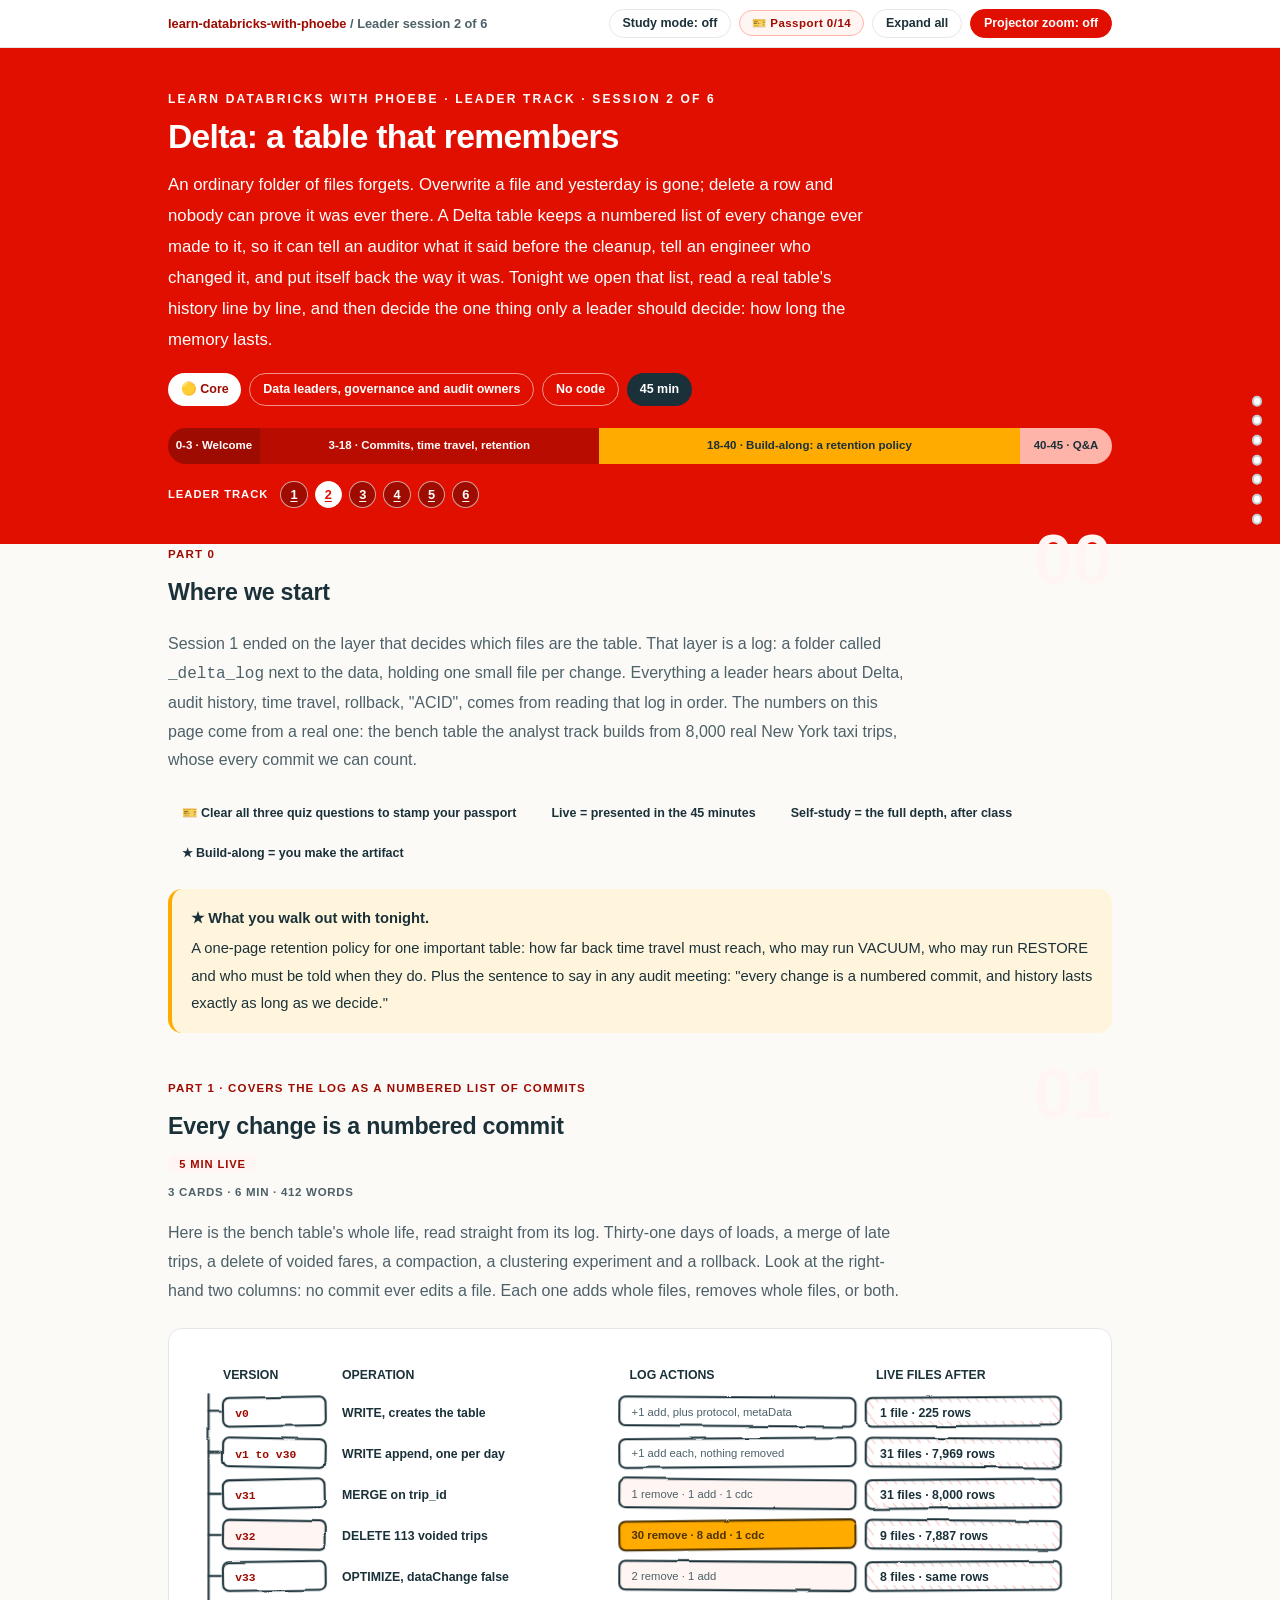
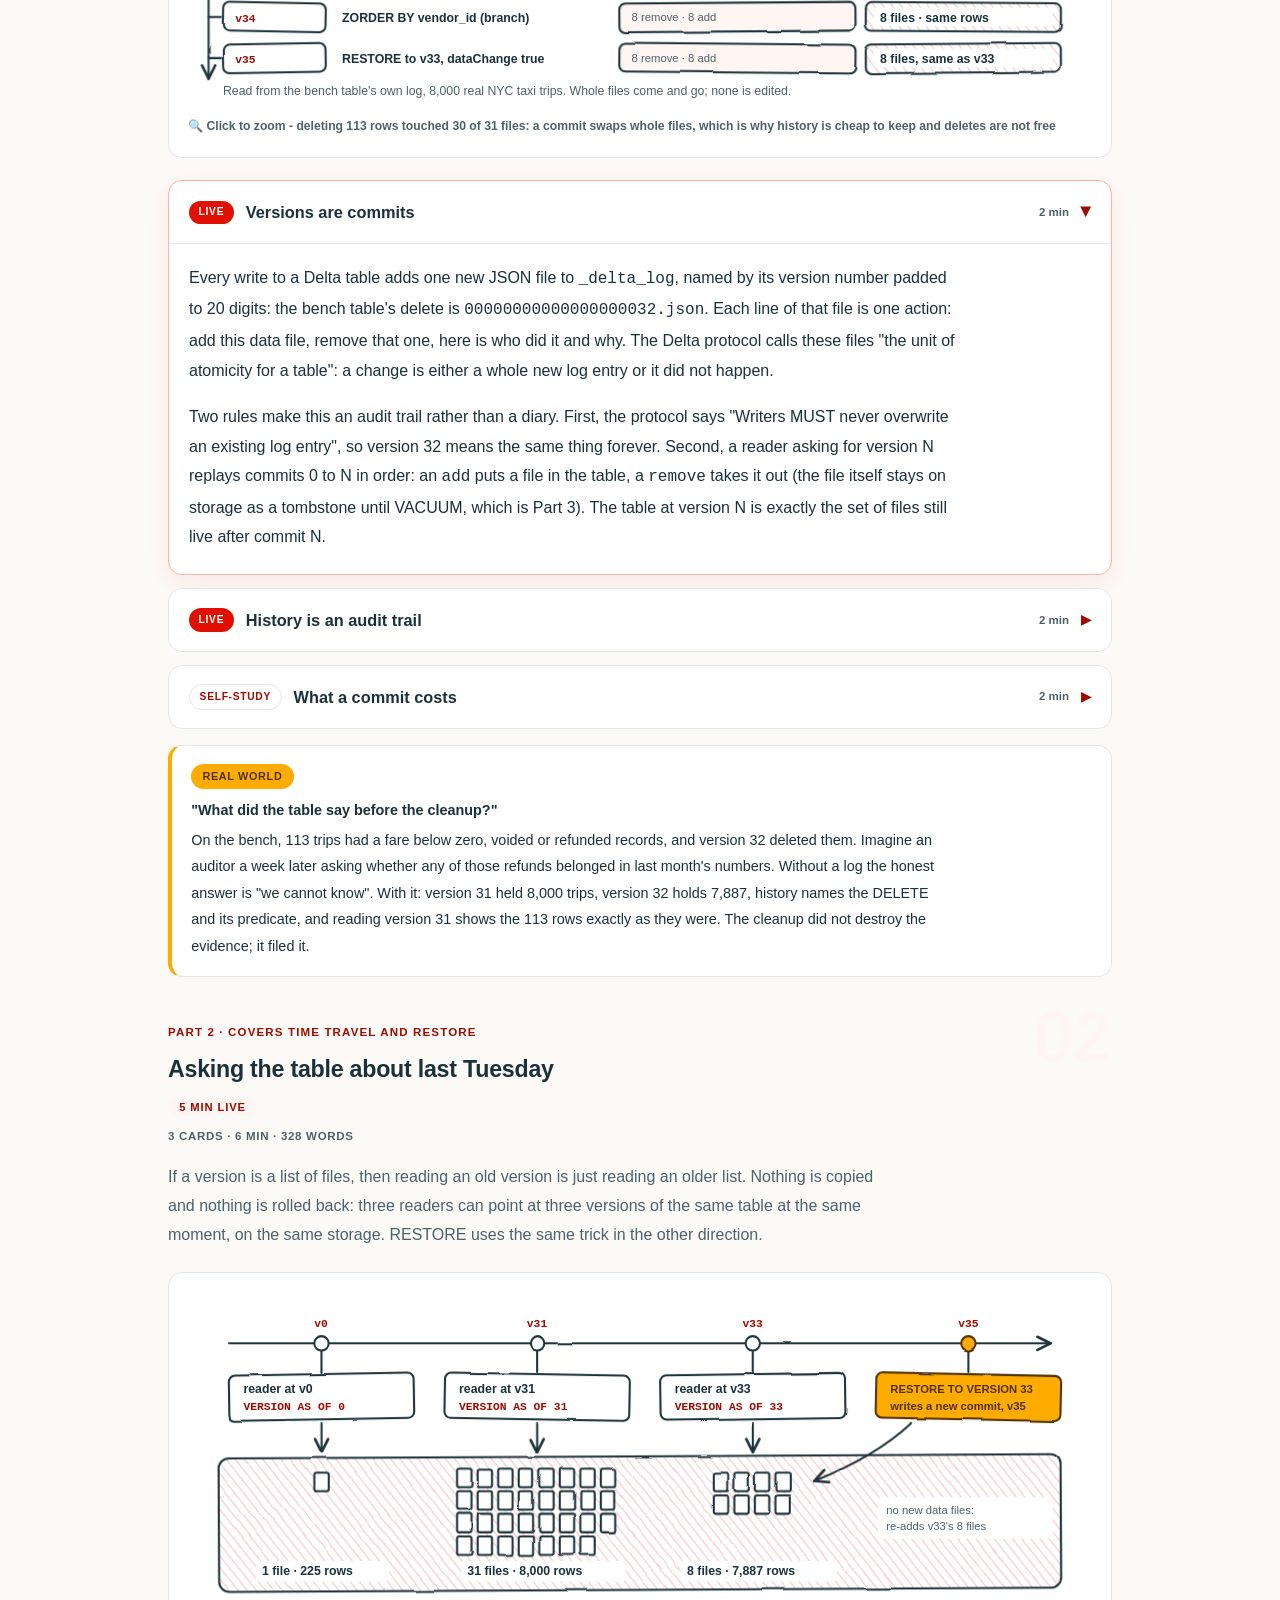
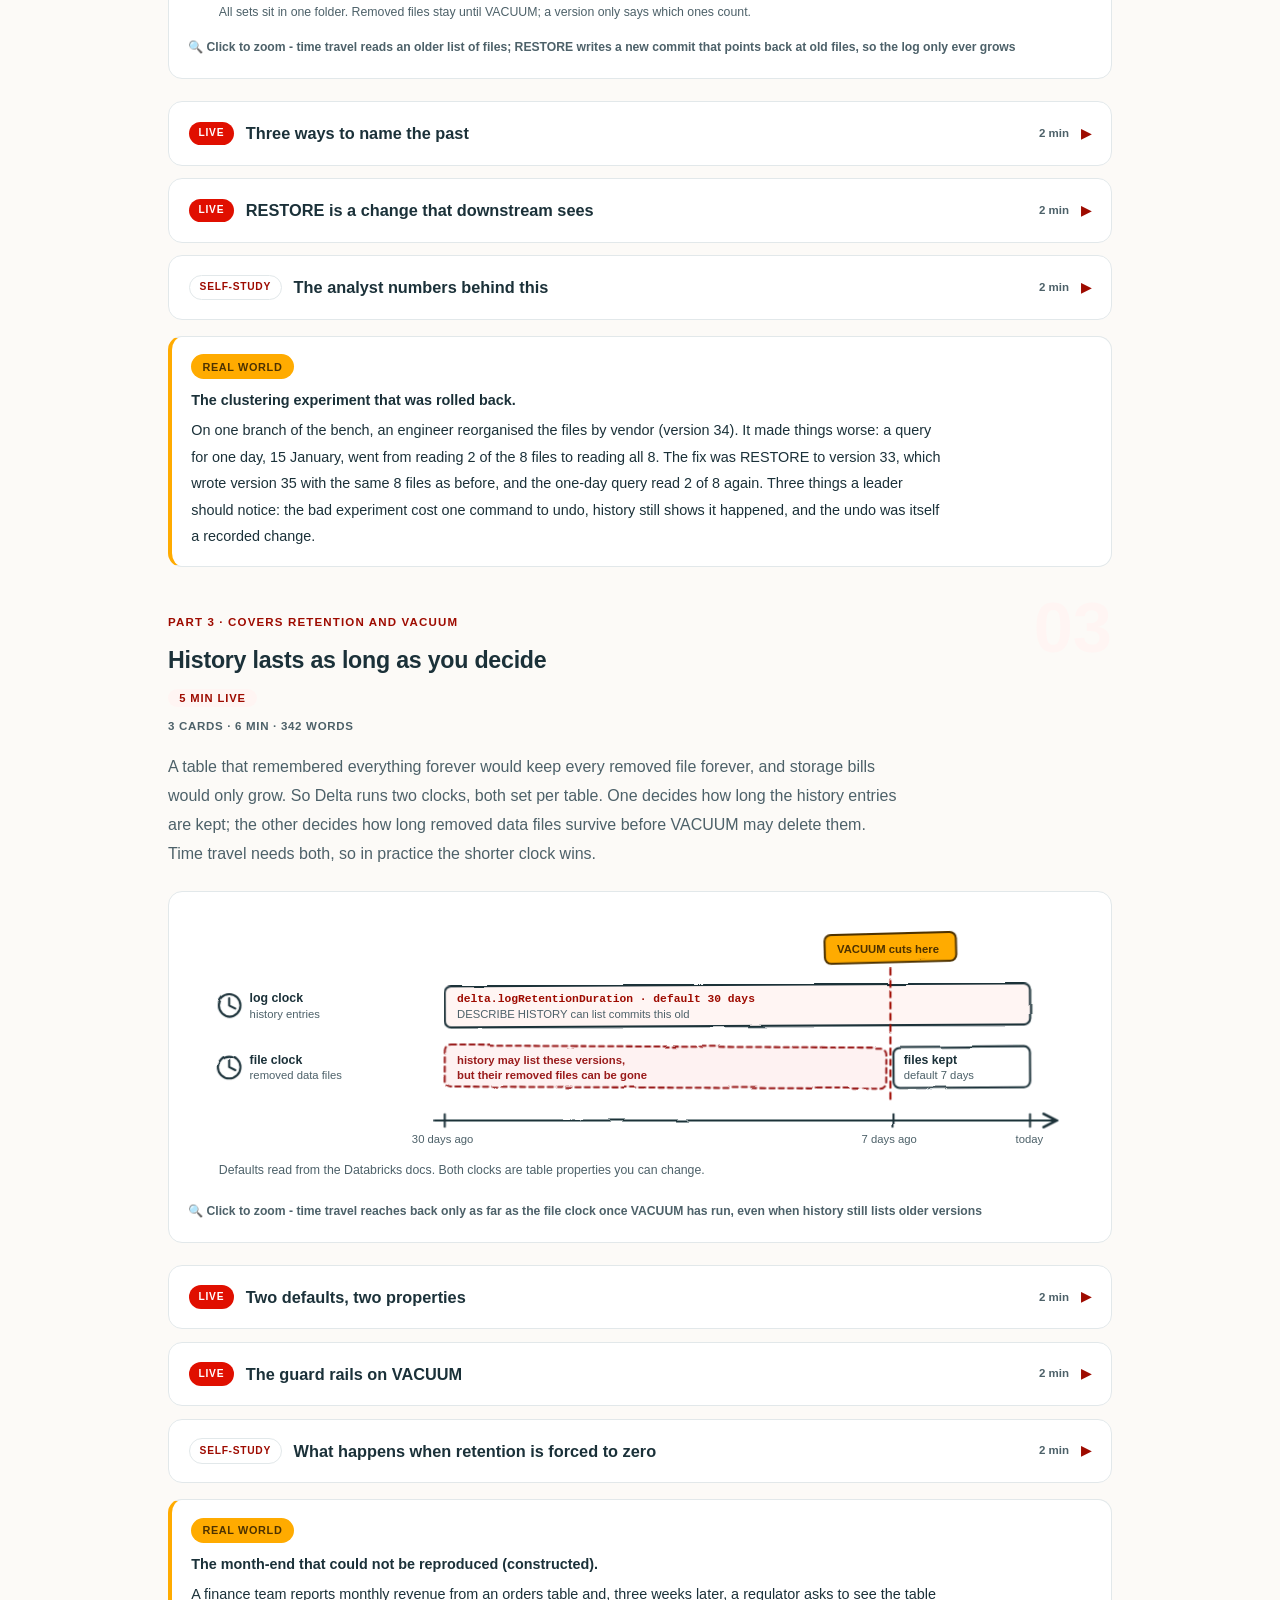
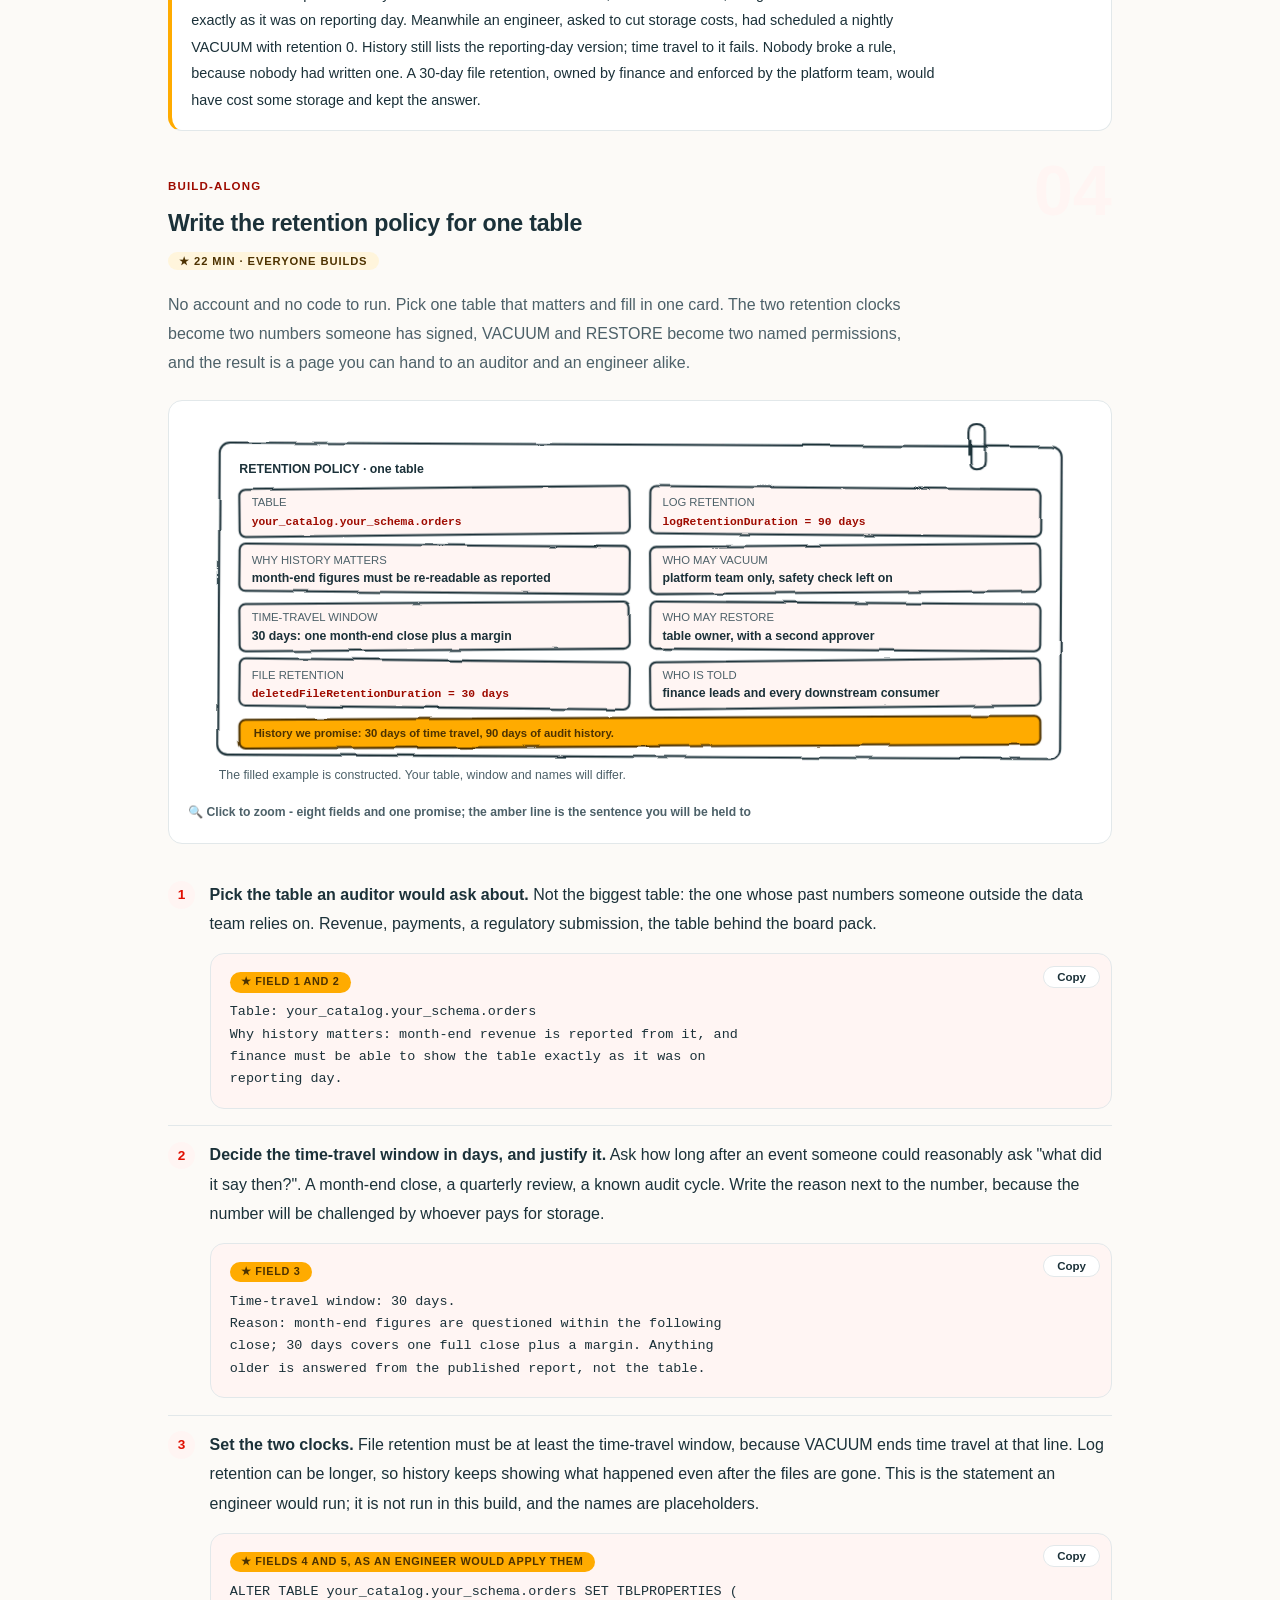
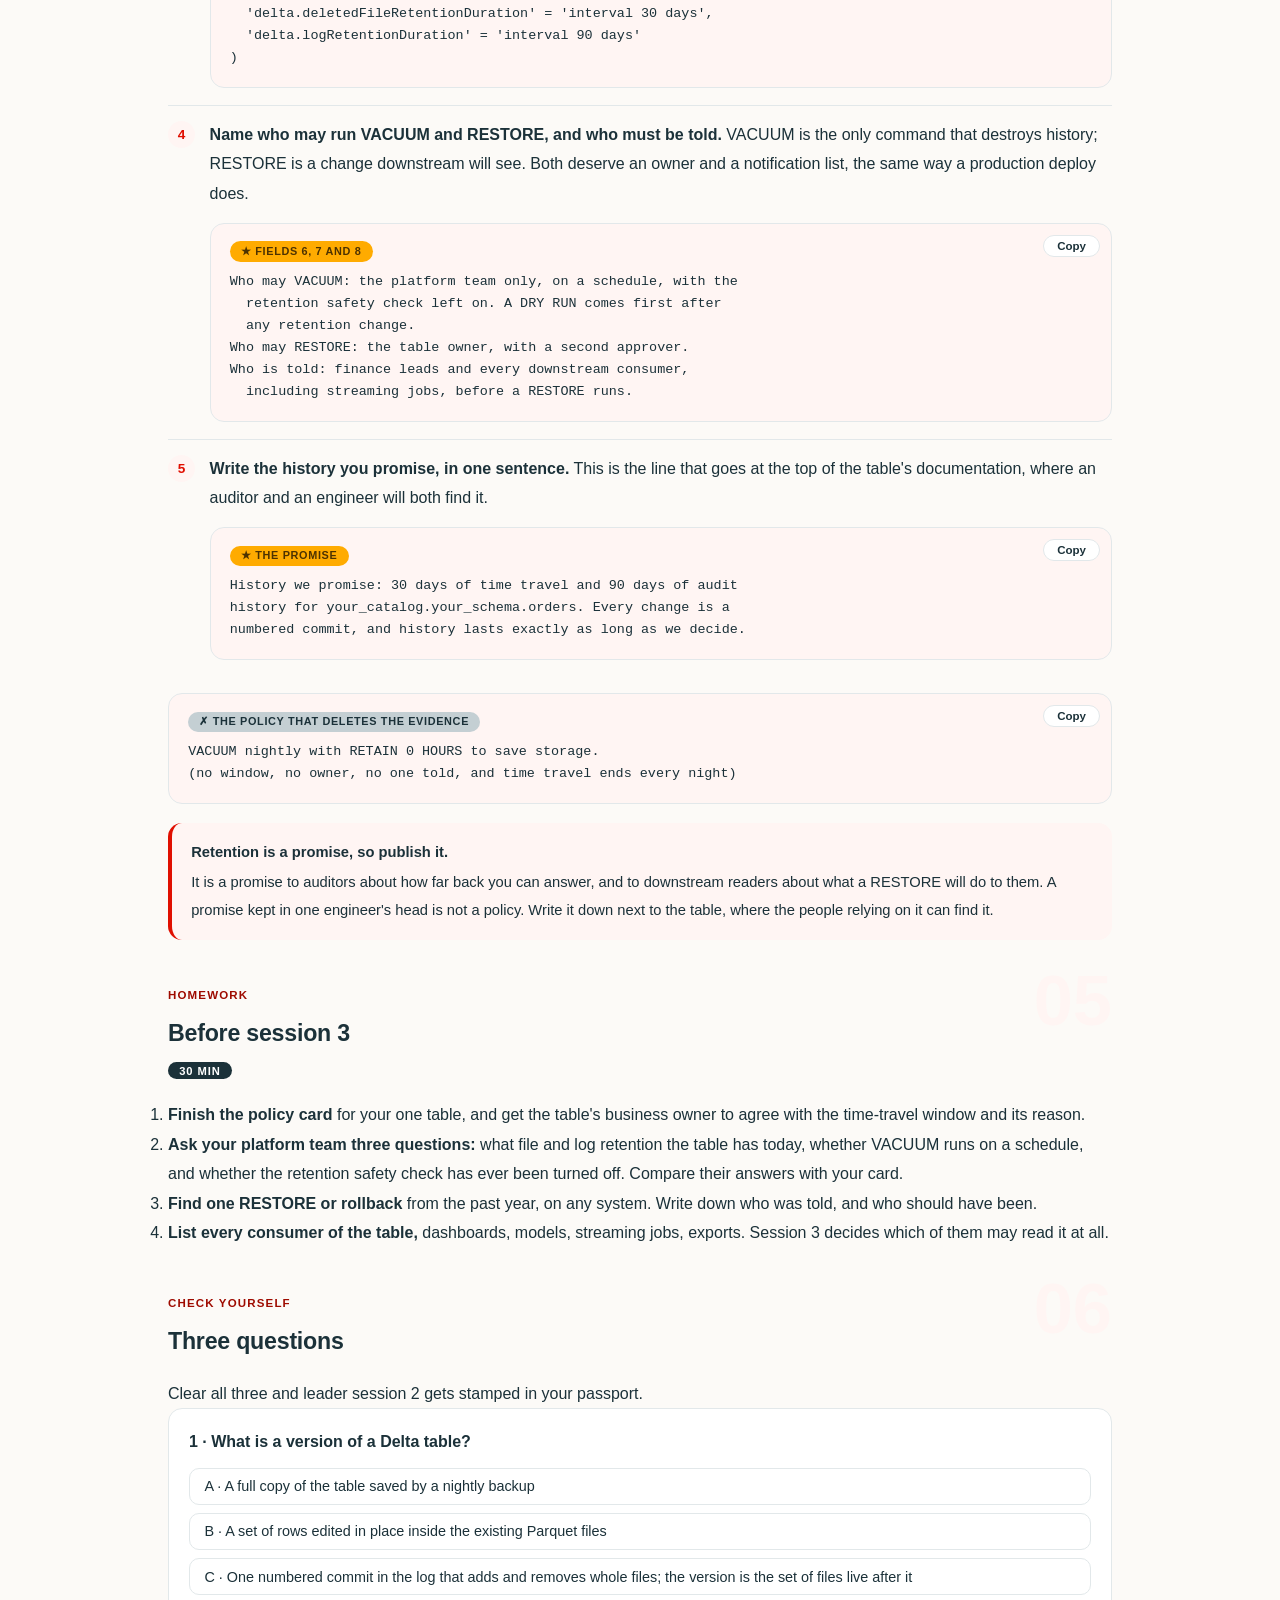
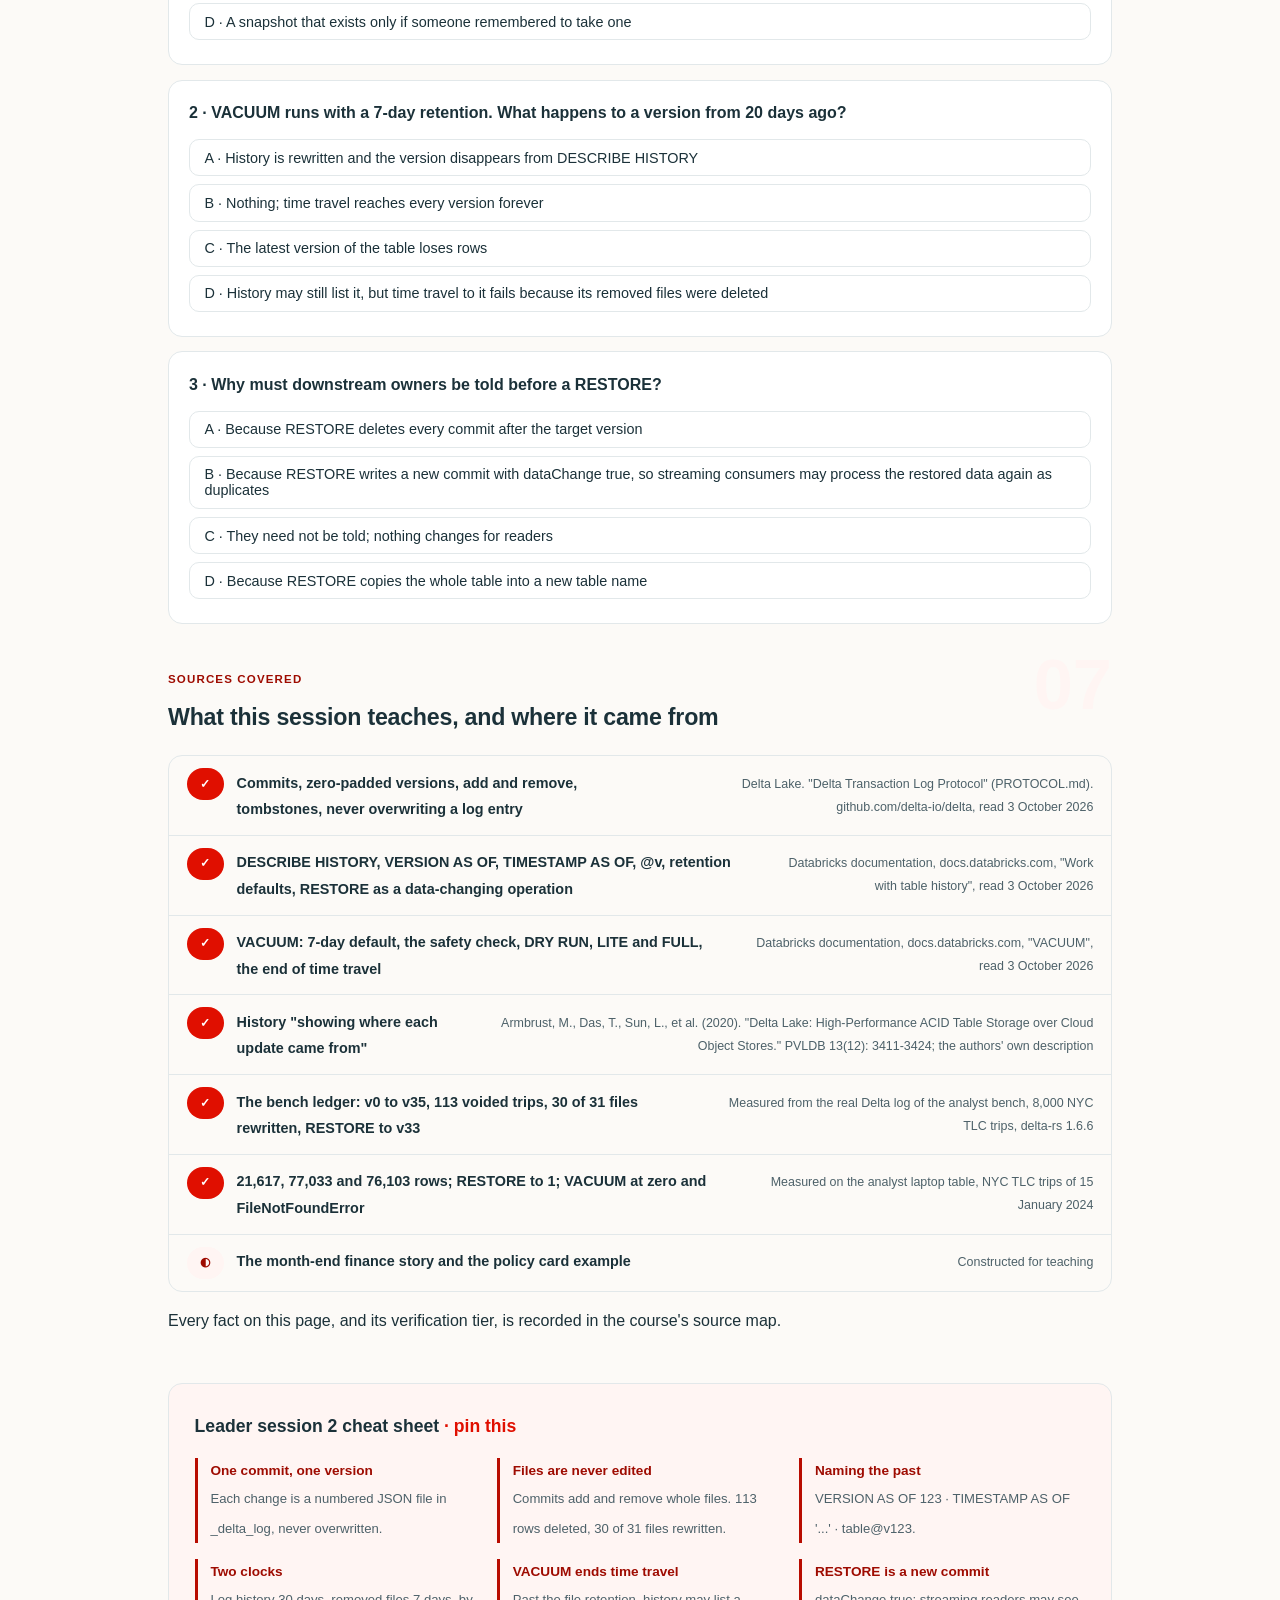
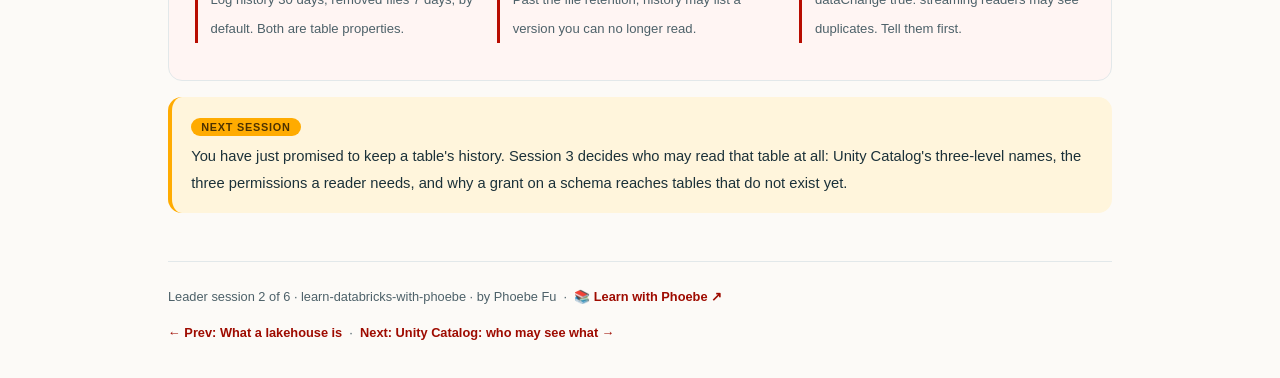
<file: courses/a2-a-table-that-remembers.html>
<!DOCTYPE html>
<html lang="en">
<head>
<meta charset="UTF-8">
<meta name="viewport" content="width=device-width, initial-scale=1.0">
<!-- social:start -->
<meta name="description" content="Leader session 2 of 6. Delta: a table that remembers. Every change to a Delta table is a numbered commit that adds and removes whole files, so the table can answer what it looked like last Tuesday, who changed it, and for exactly as long as the retention settings allow. Read from the Delta protocol and the Databricks docs, with real numbers from a real table's log.">
<meta property="og:type" content="article">
<meta property="og:site_name" content="Learn with Phoebe">
<meta property="og:title" content="Delta: a table that remembers - learn databricks with phoebe">
<meta property="og:description" content="Leader session 2 of 6. Commits, time travel, RESTORE and VACUUM, and why history lasts exactly as long as you decide. Ends with a one-page retention policy for one important table.">
<meta property="og:url" content="https://phoebefu6.github.io/learn-databricks-with-phoebe/courses/a2-a-table-that-remembers.html">
<meta property="og:image" content="https://phoebefu6.github.io/learn-databricks-with-phoebe/assets/og-cover.png">
<meta property="og:image:width" content="1200">
<meta property="og:image:height" content="630">
<meta name="twitter:card" content="summary_large_image">
<meta name="twitter:title" content="Delta: a table that remembers - learn databricks with phoebe">
<meta name="twitter:description" content="Leader session 2 of 6. Every change is a numbered commit, and history lasts exactly as long as we decide.">
<meta name="twitter:image" content="https://phoebefu6.github.io/learn-databricks-with-phoebe/assets/og-cover.png">
<!-- social:end -->
<title>Leader session 2 · Delta: a table that remembers - learn databricks with phoebe</title>
<link rel="stylesheet" href="../assets/style.css?v=22">
</head>
<body>

<div class="toolbar">
  <div class="wrap">
    <span class="crumb"><a href="../index.html">learn-databricks-with-phoebe</a> / Leader session 2 of 6</span>
    <button class="btn" id="toggle-all" type="button">Expand all</button>
    <button class="btn primary" id="zoom-toggle" type="button">Projector zoom: off</button>
  </div>
</div>

<header class="masthead">
  <div class="wrap">
    <div class="eyebrow">Learn Databricks with Phoebe · Leader track · Session 2 of 6</div>
    <h1>Delta: a table that <span class="accent">remembers</span></h1>
    <p class="sub">An ordinary folder of files forgets. Overwrite a file and yesterday is gone; delete a row and nobody can prove it was ever there. A Delta table keeps a numbered list of every change ever made to it, so it can tell an auditor what it said before the cleanup, tell an engineer who changed it, and put itself back the way it was. Tonight we open that list, read a real table's history line by line, and then decide the one thing only a leader should decide: how long the memory lasts.</p>
    <div class="chip-row">
      <span class="chip level">🟡 Core</span>
      <span class="chip audience">Data leaders, governance and audit owners</span>
      <span class="chip audience">No code</span>
      <span class="chip time">45 min</span>
    </div>
    <div class="agenda">
      <span class="a1" style="flex:1">0-3 · Welcome</span>
      <span class="a2" style="flex:4">3-18 · Commits, time travel, retention</span>
      <span class="a3" style="flex:5">18-40 · Build-along: a retention policy</span>
      <span class="a4" style="flex:1">40-45 · Q&amp;A</span>
    </div>
  </div>
</header>

<main class="wrap">

  <section class="section" id="intro">
    <div class="section-kicker">
      <span class="klabel">Part 0</span>
      <h2>Where we start</h2>
    </div>
    <p class="lede">Session 1 ended on the layer that decides which files are the table. That layer is a log: a folder called <code>_delta_log</code> next to the data, holding one small file per change. Everything a leader hears about Delta, audit history, time travel, rollback, "ACID", comes from reading that log in order. The numbers on this page come from a real one: the bench table the analyst track builds from 8,000 real New York taxi trips, whose every commit we can count.</p>

    <div class="legend">
      <span class="pill">🎫 Clear all three quiz questions to stamp your passport</span>
      <span class="pill">Live = presented in the 45 minutes</span>
      <span class="pill">Self-study = the full depth, after class</span>
      <span class="pill">★ Build-along = you make the artifact</span>
    </div>

    <div class="callout win">
      <p><strong>★ What you walk out with tonight.</strong> A one-page retention policy for one important table: how far back time travel must reach, who may run VACUUM, who may run RESTORE and who must be told when they do. Plus the sentence to say in any audit meeting: "every change is a numbered commit, and history lasts exactly as long as we decide."</p>
    </div>
  </section>

  <section class="section" id="part-1">
    <div class="section-kicker">
      <span class="klabel">Part 1 · covers the log as a numbered list of commits</span>
      <h2>Every change is a numbered commit</h2>
      <span class="tag concept">5 min live</span>
    </div>
    <p class="lede">Here is the bench table's whole life, read straight from its log. Thirty-one days of loads, a merge of late trips, a delete of voided fares, a compaction, a clustering experiment and a rollback. Look at the right-hand two columns: no commit ever edits a file. Each one adds whole files, removes whole files, or both.</p>

    <figure class="zoomable">
      <svg viewBox="0 0 880 348" xmlns="http://www.w3.org/2000/svg" role="img" aria-label="The bench table's history as a ledger of commits. v0 WRITE creates the table with 1 file of 225 rows. v1 to v30, one append per pickup day, add 1 file each, reaching 31 files and 7,969 rows. v31 MERGE on trip_id: 1 remove, 1 add, 1 change data file; 31 files, 8,000 rows. v32 DELETE of 113 voided trips: 30 files removed, 8 added, 1 change data file; 9 files, 7,887 rows. v33 OPTIMIZE with dataChange false: 2 removed, 1 added; 8 files, same rows. v34 on the vendor branch, ZORDER BY vendor_id: 8 removed, 8 added. v35 RESTORE to v33 with dataChange true: 8 removed, 8 added; the same 8 files as v33.">
        <defs>
          <filter id="a2aSk" x="-3%" y="-3%" width="106%" height="106%"><feTurbulence type="fractalNoise" baseFrequency="0.02" numOctaves="2" seed="52" result="n"/><feDisplacementMap in="SourceGraphic" in2="n" scale="2.4" xChannelSelector="R" yChannelSelector="G"/></filter>
          <pattern id="a2aHc" patternUnits="userSpaceOnUse" width="7" height="7" patternTransform="rotate(-38)"><line x1="0" y1="0" x2="0" y2="7" stroke="#E00F00" stroke-width="1" opacity=".5"/></pattern>
          <marker id="a2aAr" viewBox="0 0 10 10" refX="9" refY="5" markerWidth="8" markerHeight="8" orient="auto"><path d="M1 1 L9 5 L1 9" fill="none" stroke="#1B3139" stroke-width="1.6" stroke-linecap="round"/></marker>
        </defs>
        <style>
          .a2aH { font: 800 12px Inter, sans-serif; fill: #1B3139; }
          .a2aL { font: 600 12px Inter, sans-serif; fill: #1B3139; }
          .a2aS { font: 400 11px Inter, sans-serif; fill: #4D6169; }
          .a2aB { font: 800 11px Inter, sans-serif; fill: #4D3200; }
          .a2aC { font: 600 11px ui-monospace, Menlo, Consolas, monospace; fill: #9E0B00; }
          .a2aN { font: 400 12px Inter, sans-serif; fill: #4D6169; }
        </style>

        <text class="a2aH" x="34" y="30">VERSION</text>
        <text class="a2aH" x="150" y="30">OPERATION</text>
        <text class="a2aH" x="430" y="30">LOG ACTIONS</text>
        <text class="a2aH" x="670" y="30">LIVE FILES AFTER</text>

        <g filter="url(#a2aSk)" fill="none" stroke="#1B3139" stroke-width="2" stroke-linecap="round" stroke-linejoin="round">
          <!-- the ledger spine: time runs down -->
          <path d="M20 46 L20 322" marker-end="url(#a2aAr)"/>
          <path d="M20 62 L32 62"/>
          <path d="M20 102 L32 102"/>
          <path d="M20 142 L32 142"/>
          <path d="M20 182 L32 182"/>
          <path d="M20 222 L32 222"/>
          <path d="M20 262 L32 262"/>
          <path d="M20 302 L32 302"/>
          <!-- version pills -->
          <rect x="34" y="48" width="100" height="28" rx="6" transform="rotate(-1 84 62)" fill="#FFFFFF"/>
          <rect x="34" y="88" width="100" height="28" rx="6" transform="rotate(1 84 102)" fill="#FFFFFF"/>
          <rect x="34" y="128" width="100" height="28" rx="6" transform="rotate(-1.2 84 142)" fill="#FFFFFF"/>
          <rect x="34" y="168" width="100" height="28" rx="6" transform="rotate(0.8 84 182)" fill="#FFF5F3"/>
          <rect x="34" y="208" width="100" height="28" rx="6" transform="rotate(-0.8 84 222)" fill="#FFFFFF"/>
          <rect x="34" y="248" width="100" height="28" rx="6" transform="rotate(1.1 84 262)" fill="#FFFFFF"/>
          <rect x="34" y="288" width="100" height="28" rx="6" transform="rotate(-1 84 302)" fill="#FFFFFF"/>
          <!-- log action chips -->
          <rect x="420" y="48" width="230" height="28" rx="6" transform="rotate(0.4 535 62)" fill="#FFFFFF"/>
          <rect x="420" y="88" width="230" height="28" rx="6" transform="rotate(-0.4 535 102)" fill="#FFFFFF"/>
          <rect x="420" y="128" width="230" height="28" rx="6" transform="rotate(0.5 535 142)" fill="#FFF5F3"/>
          <rect x="420" y="168" width="230" height="28" rx="6" transform="rotate(-0.6 535 182)" fill="#FFAB00" stroke="#4D3200"/>
          <rect x="420" y="208" width="230" height="28" rx="6" transform="rotate(0.4 535 222)" fill="#FFF5F3"/>
          <rect x="420" y="248" width="230" height="28" rx="6" transform="rotate(-0.4 535 262)" fill="#FFF5F3"/>
          <rect x="420" y="288" width="230" height="28" rx="6" transform="rotate(0.5 535 302)" fill="#FFF5F3"/>
          <!-- live file sets: the data -->
          <rect x="660" y="48" width="190" height="28" rx="6" transform="rotate(-0.4 755 62)" fill="url(#a2aHc)"/>
          <rect x="660" y="88" width="190" height="28" rx="6" transform="rotate(0.4 755 102)" fill="url(#a2aHc)"/>
          <rect x="660" y="128" width="190" height="28" rx="6" transform="rotate(-0.5 755 142)" fill="url(#a2aHc)"/>
          <rect x="660" y="168" width="190" height="28" rx="6" transform="rotate(0.5 755 182)" fill="url(#a2aHc)"/>
          <rect x="660" y="208" width="190" height="28" rx="6" transform="rotate(-0.4 755 222)" fill="url(#a2aHc)"/>
          <rect x="660" y="248" width="190" height="28" rx="6" transform="rotate(0.4 755 262)" fill="url(#a2aHc)"/>
          <rect x="660" y="288" width="190" height="28" rx="6" transform="rotate(-0.5 755 302)" fill="url(#a2aHc)"/>
        </g>

        <rect x="668" y="53" width="174" height="18" rx="3" fill="#FFFFFF"/>
        <rect x="668" y="93" width="174" height="18" rx="3" fill="#FFFFFF"/>
        <rect x="668" y="133" width="174" height="18" rx="3" fill="#FFFFFF"/>
        <rect x="668" y="173" width="174" height="18" rx="3" fill="#FFFFFF"/>
        <rect x="668" y="213" width="174" height="18" rx="3" fill="#FFFFFF"/>
        <rect x="668" y="253" width="174" height="18" rx="3" fill="#FFFFFF"/>
        <rect x="668" y="293" width="174" height="18" rx="3" fill="#FFFFFF"/>

        <text class="a2aC" x="46" y="67">v0</text>
        <text class="a2aC" x="46" y="107">v1 to v30</text>
        <text class="a2aC" x="46" y="147">v31</text>
        <text class="a2aC" x="46" y="187">v32</text>
        <text class="a2aC" x="46" y="227">v33</text>
        <text class="a2aC" x="46" y="267">v34</text>
        <text class="a2aC" x="46" y="307">v35</text>

        <text class="a2aL" x="150" y="67">WRITE, creates the table</text>
        <text class="a2aL" x="150" y="107">WRITE append, one per day</text>
        <text class="a2aL" x="150" y="147">MERGE on trip_id</text>
        <text class="a2aL" x="150" y="187">DELETE 113 voided trips</text>
        <text class="a2aL" x="150" y="227">OPTIMIZE, dataChange false</text>
        <text class="a2aL" x="150" y="267">ZORDER BY vendor_id (branch)</text>
        <text class="a2aL" x="150" y="307">RESTORE to v33, dataChange true</text>

        <text class="a2aS" x="432" y="66">+1 add, plus protocol, metaData</text>
        <text class="a2aS" x="432" y="106">+1 add each, nothing removed</text>
        <text class="a2aS" x="432" y="146">1 remove · 1 add · 1 cdc</text>
        <text class="a2aB" x="432" y="186">30 remove · 8 add · 1 cdc</text>
        <text class="a2aS" x="432" y="226">2 remove · 1 add</text>
        <text class="a2aS" x="432" y="266">8 remove · 8 add</text>
        <text class="a2aS" x="432" y="306">8 remove · 8 add</text>

        <text class="a2aL" x="674" y="67">1 file · 225 rows</text>
        <text class="a2aL" x="674" y="107">31 files · 7,969 rows</text>
        <text class="a2aL" x="674" y="147">31 files · 8,000 rows</text>
        <text class="a2aL" x="674" y="187">9 files · 7,887 rows</text>
        <text class="a2aL" x="674" y="227">8 files · same rows</text>
        <text class="a2aL" x="674" y="267">8 files · same rows</text>
        <text class="a2aL" x="674" y="307">8 files, same as v33</text>

        <text class="a2aN" x="34" y="338">Read from the bench table's own log, 8,000 real NYC taxi trips. Whole files come and go; none is edited.</text>
      </svg>
      <figcaption>🔍 Click to zoom - deleting 113 rows touched 30 of 31 files: a commit swaps whole files, which is why history is cheap to keep and deletes are not free</figcaption>
    </figure>

    <details class="card" open>
      <summary><span class="mode live">Live</span>Versions are commits<span class="mini">2 min</span><span class="caret">▶</span></summary>
      <div class="body">
        <p>Every write to a Delta table adds one new JSON file to <code>_delta_log</code>, named by its version number padded to 20 digits: the bench table's delete is <code>00000000000000000032.json</code>. Each line of that file is one action: add this data file, remove that one, here is who did it and why. The Delta protocol calls these files "the unit of atomicity for a table": a change is either a whole new log entry or it did not happen.</p>
        <p>Two rules make this an audit trail rather than a diary. First, the protocol says "Writers MUST never overwrite an existing log entry", so version 32 means the same thing forever. Second, a reader asking for version N replays commits 0 to N in order: an <code>add</code> puts a file in the table, a <code>remove</code> takes it out (the file itself stays on storage as a tombstone until VACUUM, which is Part 3). The table at version N is exactly the set of files still live after commit N.</p>
      </div>
    </details>

    <details class="card">
      <summary><span class="mode live">Live</span>History is an audit trail<span class="mini">2 min</span><span class="caret">▶</span></summary>
      <div class="body">
        <p><code>DESCRIBE HISTORY</code> returns one row per commit, newest first: the version, when, the operation (WRITE, MERGE, DELETE, OPTIMIZE, RESTORE) and its parameters. The 2020 Delta Lake paper by Delta's own authors describes it as "showing where each update came from", which is the question an auditor asks.</p>
        <p>Read it as strong evidence, not a complete one. On the bench, the OPTIMIZE ZORDER commit's parameters record only the predicate and the target file size, not which columns the files were clustered by. History tells you what kind of change happened and when; for the full detail of some operations you still need the engineer's notes or the job that ran it.</p>
      </div>
    </details>

    <details class="card">
      <summary><span class="mode self">Self-study</span>What a commit costs<span class="mini">2 min</span><span class="caret">▶</span></summary>
      <div class="body">
        <p>Because files are never edited, a delete or an update has to write new copies of every file that holds an affected row, then remove the old ones in the same commit. This is called copy-on-write. On the bench, the 113 voided trips were spread across almost every day, so deleting them removed 30 of the 31 data files and wrote 8 new ones. The table shrank by 113 rows; the commit touched nearly all of it.</p>
        <p>For a leader the consequence is practical: "just delete the bad rows" is a rewrite of storage, not a cheap edit, and its cost grows with how scattered the rows are. Analyst session 2 replays these log actions by hand, and analyst session 8 lets you step through every version above in the browser at <a href="b8-the-delta-log-bench.html">the Delta log bench</a>.</p>
      </div>
    </details>

    <div class="callout example">
      <span class="ex-pill">Real world</span>
      <p><strong>"What did the table say before the cleanup?"</strong> On the bench, 113 trips had a fare below zero, voided or refunded records, and version 32 deleted them. Imagine an auditor a week later asking whether any of those refunds belonged in last month's numbers. Without a log the honest answer is "we cannot know". With it: version 31 held 8,000 trips, version 32 holds 7,887, history names the DELETE and its predicate, and reading version 31 shows the 113 rows exactly as they were. The cleanup did not destroy the evidence; it filed it.</p>
    </div>
  </section>

  <section class="section" id="part-2">
    <div class="section-kicker">
      <span class="klabel">Part 2 · covers time travel and RESTORE</span>
      <h2>Asking the table about last Tuesday</h2>
      <span class="tag concept">5 min live</span>
    </div>
    <p class="lede">If a version is a list of files, then reading an old version is just reading an older list. Nothing is copied and nothing is rolled back: three readers can point at three versions of the same table at the same moment, on the same storage. RESTORE uses the same trick in the other direction.</p>

    <figure class="zoomable">
      <svg viewBox="0 0 880 326" xmlns="http://www.w3.org/2000/svg" role="img" aria-label="Time travel on the bench table. A version rail with marks at v0, v31, v33 and v35. Three readers at v0, v31 and v33 each point down into the same storage folder at a different set of files: 1 file with 225 rows, 31 files with 8,000 rows, and 8 files with 7,887 rows. RESTORE TO VERSION 33 is drawn as a new commit, v35, which re-adds the 8 files of v33 rather than rewinding the log.">
        <defs>
          <filter id="a2bSk" x="-3%" y="-3%" width="106%" height="106%"><feTurbulence type="fractalNoise" baseFrequency="0.02" numOctaves="2" seed="64" result="n"/><feDisplacementMap in="SourceGraphic" in2="n" scale="2.4" xChannelSelector="R" yChannelSelector="G"/></filter>
          <pattern id="a2bHc" patternUnits="userSpaceOnUse" width="7" height="7" patternTransform="rotate(-38)"><line x1="0" y1="0" x2="0" y2="7" stroke="#E00F00" stroke-width="1" opacity=".5"/></pattern>
          <marker id="a2bAr" viewBox="0 0 10 10" refX="9" refY="5" markerWidth="8" markerHeight="8" orient="auto"><path d="M1 1 L9 5 L1 9" fill="none" stroke="#1B3139" stroke-width="1.6" stroke-linecap="round"/></marker>
        </defs>
        <style>
          .a2bL { font: 600 12px Inter, sans-serif; fill: #1B3139; }
          .a2bS { font: 400 11px Inter, sans-serif; fill: #4D6169; }
          .a2bB { font: 800 11px Inter, sans-serif; fill: #4D3200; }
          .a2bC { font: 600 11px ui-monospace, Menlo, Consolas, monospace; fill: #9E0B00; }
          .a2bN { font: 400 12px Inter, sans-serif; fill: #4D6169; }
        </style>

        <text class="a2bC" x="123" y="34">v0</text>
        <text class="a2bC" x="330" y="34">v31</text>
        <text class="a2bC" x="540" y="34">v33</text>
        <text class="a2bC" x="750" y="34">v35</text>

        <g filter="url(#a2bSk)" fill="none" stroke="#1B3139" stroke-width="2" stroke-linecap="round" stroke-linejoin="round">
          <!-- version rail -->
          <path d="M40 50 L840 50" marker-end="url(#a2bAr)"/>
          <circle cx="130" cy="50" r="7" fill="#FFFFFF"/>
          <circle cx="340" cy="50" r="7" fill="#FFFFFF"/>
          <circle cx="550" cy="50" r="7" fill="#FFFFFF"/>
          <circle cx="760" cy="50" r="7" fill="#FFAB00" stroke="#4D3200"/>
          <path d="M130 58 L130 78"/>
          <path d="M340 58 L340 78"/>
          <path d="M550 58 L550 78"/>
          <path d="M760 58 L760 78"/>
          <!-- readers and the restore commit -->
          <rect x="40" y="80" width="180" height="44" rx="6" transform="rotate(-1 130 102)" fill="#FFFFFF"/>
          <rect x="250" y="80" width="180" height="44" rx="6" transform="rotate(1 340 102)" fill="#FFFFFF"/>
          <rect x="460" y="80" width="180" height="44" rx="6" transform="rotate(-0.8 550 102)" fill="#FFFFFF"/>
          <rect x="670" y="80" width="180" height="44" rx="6" transform="rotate(1.2 760 102)" fill="#FFAB00" stroke="#4D3200"/>
          <path d="M130 128 L130 156" marker-end="url(#a2bAr)"/>
          <path d="M340 128 L340 156" marker-end="url(#a2bAr)"/>
          <path d="M550 128 L550 156" marker-end="url(#a2bAr)"/>
          <path d="M704 128 Q670 160 610 184" marker-end="url(#a2bAr)"/>
          <!-- one storage folder -->
          <rect x="30" y="160" width="820" height="130" rx="10" transform="rotate(-0.3 440 225)" fill="url(#a2bHc)"/>
          <!-- v0: 1 file -->
          <rect x="123" y="176" width="14" height="18" rx="2" fill="#FFFFFF"/>
          <!-- v31: 31 files -->
          <rect x="262" y="172" width="14" height="18" rx="2" fill="#FFFFFF"/>
          <rect x="282" y="172" width="14" height="18" rx="2" fill="#FFFFFF"/>
          <rect x="302" y="172" width="14" height="18" rx="2" fill="#FFFFFF"/>
          <rect x="322" y="172" width="14" height="18" rx="2" fill="#FFFFFF"/>
          <rect x="342" y="172" width="14" height="18" rx="2" fill="#FFFFFF"/>
          <rect x="362" y="172" width="14" height="18" rx="2" fill="#FFFFFF"/>
          <rect x="382" y="172" width="14" height="18" rx="2" fill="#FFFFFF"/>
          <rect x="402" y="172" width="14" height="18" rx="2" fill="#FFFFFF"/>
          <rect x="262" y="194" width="14" height="18" rx="2" fill="#FFFFFF"/>
          <rect x="282" y="194" width="14" height="18" rx="2" fill="#FFFFFF"/>
          <rect x="302" y="194" width="14" height="18" rx="2" fill="#FFFFFF"/>
          <rect x="322" y="194" width="14" height="18" rx="2" fill="#FFFFFF"/>
          <rect x="342" y="194" width="14" height="18" rx="2" fill="#FFFFFF"/>
          <rect x="362" y="194" width="14" height="18" rx="2" fill="#FFFFFF"/>
          <rect x="382" y="194" width="14" height="18" rx="2" fill="#FFFFFF"/>
          <rect x="402" y="194" width="14" height="18" rx="2" fill="#FFFFFF"/>
          <rect x="262" y="216" width="14" height="18" rx="2" fill="#FFFFFF"/>
          <rect x="282" y="216" width="14" height="18" rx="2" fill="#FFFFFF"/>
          <rect x="302" y="216" width="14" height="18" rx="2" fill="#FFFFFF"/>
          <rect x="322" y="216" width="14" height="18" rx="2" fill="#FFFFFF"/>
          <rect x="342" y="216" width="14" height="18" rx="2" fill="#FFFFFF"/>
          <rect x="362" y="216" width="14" height="18" rx="2" fill="#FFFFFF"/>
          <rect x="382" y="216" width="14" height="18" rx="2" fill="#FFFFFF"/>
          <rect x="402" y="216" width="14" height="18" rx="2" fill="#FFFFFF"/>
          <rect x="262" y="238" width="14" height="18" rx="2" fill="#FFFFFF"/>
          <rect x="282" y="238" width="14" height="18" rx="2" fill="#FFFFFF"/>
          <rect x="302" y="238" width="14" height="18" rx="2" fill="#FFFFFF"/>
          <rect x="322" y="238" width="14" height="18" rx="2" fill="#FFFFFF"/>
          <rect x="342" y="238" width="14" height="18" rx="2" fill="#FFFFFF"/>
          <rect x="362" y="238" width="14" height="18" rx="2" fill="#FFFFFF"/>
          <rect x="382" y="238" width="14" height="18" rx="2" fill="#FFFFFF"/>
          <!-- v33: 8 files -->
          <rect x="512" y="176" width="14" height="18" rx="2" fill="#FFFFFF"/>
          <rect x="532" y="176" width="14" height="18" rx="2" fill="#FFFFFF"/>
          <rect x="552" y="176" width="14" height="18" rx="2" fill="#FFFFFF"/>
          <rect x="572" y="176" width="14" height="18" rx="2" fill="#FFFFFF"/>
          <rect x="512" y="198" width="14" height="18" rx="2" fill="#FFFFFF"/>
          <rect x="532" y="198" width="14" height="18" rx="2" fill="#FFFFFF"/>
          <rect x="552" y="198" width="14" height="18" rx="2" fill="#FFFFFF"/>
          <rect x="572" y="198" width="14" height="18" rx="2" fill="#FFFFFF"/>
        </g>

        <text class="a2bL" x="54" y="98">reader at v0</text>
        <text class="a2bC" x="54" y="115">VERSION AS OF 0</text>
        <text class="a2bL" x="264" y="98">reader at v31</text>
        <text class="a2bC" x="264" y="115">VERSION AS OF 31</text>
        <text class="a2bL" x="474" y="98">reader at v33</text>
        <text class="a2bC" x="474" y="115">VERSION AS OF 33</text>
        <text class="a2bB" x="684" y="98">RESTORE TO VERSION 33</text>
        <text class="a2bB" x="684" y="115">writes a new commit, v35</text>

        <rect x="672" y="200" width="170" height="40" rx="4" fill="#FFFFFF"/>
        <text class="a2bS" x="680" y="216">no new data files:</text>
        <text class="a2bS" x="680" y="232">re-adds v33's 8 files</text>

        <rect x="66" y="262" width="130" height="20" rx="4" fill="#FFFFFF"/>
        <rect x="266" y="262" width="160" height="20" rx="4" fill="#FFFFFF"/>
        <rect x="480" y="262" width="152" height="20" rx="4" fill="#FFFFFF"/>
        <text class="a2bL" x="72" y="276">1 file · 225 rows</text>
        <text class="a2bL" x="272" y="276">31 files · 8,000 rows</text>
        <text class="a2bL" x="486" y="276">8 files · 7,887 rows</text>

        <text class="a2bN" x="30" y="316">All sets sit in one folder. Removed files stay until VACUUM; a version only says which ones count.</text>
      </svg>
      <figcaption>🔍 Click to zoom - time travel reads an older list of files; RESTORE writes a new commit that points back at old files, so the log only ever grows</figcaption>
    </figure>

    <details class="card">
      <summary><span class="mode live">Live</span>Three ways to name the past<span class="mini">2 min</span><span class="caret">▶</span></summary>
      <div class="body">
        <p>You will not write these, but you will see them in tickets and incident notes, and you should recognise what they mean. The Databricks docs give three forms:</p>
        <ul>
          <li><code>SELECT * FROM orders VERSION AS OF 123</code> reads the table as it was after commit 123.</li>
          <li><code>SELECT * FROM orders TIMESTAMP AS OF '2026-09-29'</code> reads the latest version committed at or before that moment (the date here is only an example).</li>
          <li><code>orders@v123</code> is the shorthand for the first form.</li>
        </ul>
        <p>The version number is the exact one; a timestamp is the human one. In an audit, ask for both: "as reported on 30 September, which was version 412".</p>
      </div>
    </details>

    <details class="card">
      <summary><span class="mode live">Live</span>RESTORE is a change that downstream sees<span class="mini">2 min</span><span class="caret">▶</span></summary>
      <div class="body">
        <p>RESTORE does not rewind the log and does not delete the commits after the target. It writes one more commit whose actions remove the current files and re-add the old ones. On the bench, restoring to version 33 wrote version 35: 8 files removed, 8 added, and the 8 added are exactly the files that version 33 had. The bad version 34 is still in history, which is what you want an auditor to see.</p>
        <p>The governance point is in the docs: RESTORE is "a data-changing operation", recorded with <code>dataChange</code> true, so streaming readers of the table may process the restored rows again as if they were new, and produce duplicates. A rollback is therefore a change with consumers, not an undo button. Whoever runs it owes the downstream owners a message. How streaming consumers handle this is the subject of <a href="https://phoebefu6.github.io/learn-streaming-data-with-phoebe/">the streaming data course</a>.</p>
      </div>
    </details>

    <details class="card">
      <summary><span class="mode self">Self-study</span>The analyst numbers behind this<span class="mini">2 min</span><span class="caret">▶</span></summary>
      <div class="body">
        <p>Analyst session 3 builds a smaller table from one real day of taxi trips, 15 January 2024: the morning load, the afternoon load, then a delete of the 930 trips with a negative fare. Asking for VERSION AS OF 0, 1 and 2 returns 21,617, 77,033 and 76,103 rows. RESTORE to version 1 then creates version 3, holding 77,033 rows again. Four versions, three of them distinct states, and no file was ever edited to get there.</p>
      </div>
    </details>

    <div class="callout example">
      <span class="ex-pill">Real world</span>
      <p><strong>The clustering experiment that was rolled back.</strong> On one branch of the bench, an engineer reorganised the files by vendor (version 34). It made things worse: a query for one day, 15 January, went from reading 2 of the 8 files to reading all 8. The fix was RESTORE to version 33, which wrote version 35 with the same 8 files as before, and the one-day query read 2 of 8 again. Three things a leader should notice: the bad experiment cost one command to undo, history still shows it happened, and the undo was itself a recorded change.</p>
    </div>
  </section>

  <section class="section" id="part-3">
    <div class="section-kicker">
      <span class="klabel">Part 3 · covers retention and VACUUM</span>
      <h2>History lasts as long as you decide</h2>
      <span class="tag concept">5 min live</span>
    </div>
    <p class="lede">A table that remembered everything forever would keep every removed file forever, and storage bills would only grow. So Delta runs two clocks, both set per table. One decides how long the history entries are kept; the other decides how long removed data files survive before VACUUM may delete them. Time travel needs both, so in practice the shorter clock wins.</p>

    <figure class="zoomable">
      <svg viewBox="0 0 880 272" xmlns="http://www.w3.org/2000/svg" role="img" aria-label="Two retention clocks on one timeline running from 30 days ago to today. The log clock, delta.logRetentionDuration, keeps history entries for a default of 30 days. The file clock, delta.deletedFileRetentionDuration, keeps removed data files for a default of 7 days. VACUUM cuts at the 7-day line. Between 30 days and 7 days ago is a gap where history may still list versions whose removed files are already gone.">
        <defs>
          <filter id="a2cSk" x="-3%" y="-3%" width="106%" height="106%"><feTurbulence type="fractalNoise" baseFrequency="0.02" numOctaves="2" seed="77" result="n"/><feDisplacementMap in="SourceGraphic" in2="n" scale="2.4" xChannelSelector="R" yChannelSelector="G"/></filter>
          <pattern id="a2cHc" patternUnits="userSpaceOnUse" width="7" height="7" patternTransform="rotate(-38)"><line x1="0" y1="0" x2="0" y2="7" stroke="#E00F00" stroke-width="1" opacity=".5"/></pattern>
          <marker id="a2cAr" viewBox="0 0 10 10" refX="9" refY="5" markerWidth="8" markerHeight="8" orient="auto"><path d="M1 1 L9 5 L1 9" fill="none" stroke="#1B3139" stroke-width="1.6" stroke-linecap="round"/></marker>
        </defs>
        <style>
          .a2cL { font: 600 12px Inter, sans-serif; fill: #1B3139; }
          .a2cS { font: 400 11px Inter, sans-serif; fill: #4D6169; }
          .a2cB { font: 800 11px Inter, sans-serif; fill: #4D3200; }
          .a2cC { font: 600 11px ui-monospace, Menlo, Consolas, monospace; fill: #9E0B00; }
          .a2cR { font: 600 11px Inter, sans-serif; fill: #991B1B; }
          .a2cN { font: 400 12px Inter, sans-serif; fill: #4D6169; }
        </style>

        <g filter="url(#a2cSk)" fill="none" stroke="#1B3139" stroke-width="2" stroke-linecap="round" stroke-linejoin="round">
          <!-- two clocks: the doodle anchor -->
          <circle cx="40" cy="92" r="11" fill="#FFFFFF"/>
          <path d="M40 92 L40 85 M40 92 L46 95"/>
          <circle cx="40" cy="152" r="11" fill="#FFFFFF"/>
          <path d="M40 152 L40 145 M40 152 L46 155"/>
          <!-- log clock band -->
          <rect x="250" y="72" width="570" height="40" rx="6" transform="rotate(-0.3 535 92)" fill="#FFF5F3"/>
          <!-- the gap: history without files -->
          <rect x="250" y="132" width="430" height="40" rx="6" transform="rotate(0.3 465 152)" fill="#FEF2F2" stroke="#991B1B" stroke-dasharray="5 4"/>
          <!-- file clock band -->
          <rect x="687" y="132" width="133" height="40" rx="6" transform="rotate(-0.4 753 152)" fill="#FFFFFF"/>
          <!-- VACUUM cut -->
          <rect x="620" y="22" width="128" height="28" rx="6" transform="rotate(-1.5 684 36)" fill="#FFAB00" stroke="#4D3200"/>
          <path d="M684 56 L684 186" stroke="#9E0B00" stroke-dasharray="6 5"/>
          <!-- time axis -->
          <path d="M240 204 L846 204" marker-end="url(#a2cAr)"/>
          <path d="M250 198 L250 210"/>
          <path d="M687 198 L687 210"/>
          <path d="M820 198 L820 210"/>
        </g>

        <text class="a2cB" x="632" y="41">VACUUM cuts here</text>

        <text class="a2cL" x="60" y="89">log clock</text>
        <text class="a2cS" x="60" y="104">history entries</text>
        <text class="a2cL" x="60" y="149">file clock</text>
        <text class="a2cS" x="60" y="164">removed data files</text>

        <text class="a2cC" x="262" y="89">delta.logRetentionDuration · default 30 days</text>
        <text class="a2cS" x="262" y="104">DESCRIBE HISTORY can list commits this old</text>

        <text class="a2cR" x="262" y="149">history may list these versions,</text>
        <text class="a2cR" x="262" y="164">but their removed files can be gone</text>

        <text class="a2cL" x="697" y="149">files kept</text>
        <text class="a2cS" x="697" y="164">default 7 days</text>

        <text class="a2cS" x="218" y="226">30 days ago</text>
        <text class="a2cS" x="656" y="226">7 days ago</text>
        <text class="a2cS" x="806" y="226">today</text>

        <text class="a2cN" x="30" y="256">Defaults read from the Databricks docs. Both clocks are table properties you can change.</text>
      </svg>
      <figcaption>🔍 Click to zoom - time travel reaches back only as far as the file clock once VACUUM has run, even when history still lists older versions</figcaption>
    </figure>

    <details class="card">
      <summary><span class="mode live">Live</span>Two defaults, two properties<span class="mini">2 min</span><span class="caret">▶</span></summary>
      <div class="body">
        <p>The Databricks docs give the defaults: <code>delta.logRetentionDuration</code>, how long history entries are kept, defaults to 30 days; <code>delta.deletedFileRetentionDuration</code>, how long removed data files are protected, defaults to 7 days. VACUUM, the command that deletes data files no longer referenced by the table, also defaults to 7 days of retention, matching the Delta protocol's own default.</p>
        <p>Then the sentence every audit owner should know by heart, from the VACUUM page: "If you run VACUUM on a Delta table, you lose the ability to time travel back to a version older than the specified data retention period." History is not rewritten; DESCRIBE HISTORY may still list the old commit. Its files are simply gone.</p>
      </div>
    </details>

    <details class="card">
      <summary><span class="mode live">Live</span>The guard rails on VACUUM<span class="mini">2 min</span><span class="caret">▶</span></summary>
      <div class="body">
        <p>Databricks ships a safety check, <code>spark.databricks.delta.retentionDurationCheck.enabled</code>, that refuses risky short-retention VACUUMs unless someone deliberately turns it off. Turning it off should be a decision with a name attached, not a line in a script. <code>VACUUM ... DRY RUN</code> lists what would be deleted (up to 1,000 files) without deleting anything, which is the right first step before any change to retention. VACUUM also has two modes: LITE, which finds files to delete from the log, and FULL, the default.</p>
        <p>When VACUUM runs is a scheduling question for the platform team; how schedules, retries and backfills are managed is covered in <a href="https://phoebefu6.github.io/learn-data-orchestration-with-phoebe/">the data orchestration course</a>. What it is allowed to delete is yours.</p>
      </div>
    </details>

    <details class="card">
      <summary><span class="mode self">Self-study</span>What happens when retention is forced to zero<span class="mini">2 min</span><span class="caret">▶</span></summary>
      <div class="body">
        <p>Analyst session 3 does it on purpose. With the safety check off and retention set to zero, VACUUM deleted 1 file, one that no longer belonged to the latest version. Asking for version 2 afterwards failed with <code>FileNotFoundError</code>. The latest version still read 77,033 rows, so nothing looked wrong to anyone reading today's data. That is the danger: losing history is silent until someone needs it.</p>
        <p>Retention is a trade between cost and recoverability. Longer file retention keeps more removed files in storage and you pay for them; shorter retention saves that storage and shortens the window in which you can answer "what did it say then?". There is no correct default, only a decision someone should own.</p>
      </div>
    </details>

    <div class="callout example">
      <span class="ex-pill">Real world</span>
      <p><strong>The month-end that could not be reproduced (constructed).</strong> A finance team reports monthly revenue from an orders table and, three weeks later, a regulator asks to see the table exactly as it was on reporting day. Meanwhile an engineer, asked to cut storage costs, had scheduled a nightly VACUUM with retention 0. History still lists the reporting-day version; time travel to it fails. Nobody broke a rule, because nobody had written one. A 30-day file retention, owned by finance and enforced by the platform team, would have cost some storage and kept the answer.</p>
    </div>
  </section>

  <section class="section" id="demo-1">
    <div class="section-kicker">
      <span class="klabel">Build-along</span>
      <h2>Write the retention policy for one table</h2>
      <span class="tag demo">★ 22 min · everyone builds</span>
    </div>
    <p class="lede">No account and no code to run. Pick one table that matters and fill in one card. The two retention clocks become two numbers someone has signed, VACUUM and RESTORE become two named permissions, and the result is a page you can hand to an auditor and an engineer alike.</p>

    <figure class="zoomable">
      <svg viewBox="0 0 880 362" xmlns="http://www.w3.org/2000/svg" role="img" aria-label="A one-page retention policy card with eight fields and one constructed example filled in. Table: your_catalog.your_schema.orders. Why history matters: month-end figures must be re-readable as reported. Time-travel window: 30 days. File retention: delta.deletedFileRetentionDuration 30 days. Log retention: delta.logRetentionDuration 90 days. Who may VACUUM: platform team only, safety check left on. Who may RESTORE: table owner with a second approver. Who is told: finance leads and every downstream consumer. A strip at the bottom states the history promise.">
        <defs>
          <filter id="a2dSk" x="-3%" y="-3%" width="106%" height="106%"><feTurbulence type="fractalNoise" baseFrequency="0.02" numOctaves="2" seed="89" result="n"/><feDisplacementMap in="SourceGraphic" in2="n" scale="2.4" xChannelSelector="R" yChannelSelector="G"/></filter>
          <pattern id="a2dHc" patternUnits="userSpaceOnUse" width="7" height="7" patternTransform="rotate(-38)"><line x1="0" y1="0" x2="0" y2="7" stroke="#E00F00" stroke-width="1" opacity=".5"/></pattern>
          <marker id="a2dAr" viewBox="0 0 10 10" refX="9" refY="5" markerWidth="8" markerHeight="8" orient="auto"><path d="M1 1 L9 5 L1 9" fill="none" stroke="#1B3139" stroke-width="1.6" stroke-linecap="round"/></marker>
        </defs>
        <style>
          .a2dH { font: 800 12px Inter, sans-serif; fill: #1B3139; }
          .a2dL { font: 600 12px Inter, sans-serif; fill: #1B3139; }
          .a2dS { font: 400 11px Inter, sans-serif; fill: #4D6169; }
          .a2dB { font: 800 11px Inter, sans-serif; fill: #4D3200; }
          .a2dC { font: 600 11px ui-monospace, Menlo, Consolas, monospace; fill: #9E0B00; }
          .a2dN { font: 400 12px Inter, sans-serif; fill: #4D6169; }
        </style>

        <g filter="url(#a2dSk)" fill="none" stroke="#1B3139" stroke-width="2" stroke-linecap="round" stroke-linejoin="round">
          <!-- the card -->
          <rect x="30" y="24" width="820" height="304" rx="10" transform="rotate(0.3 440 176)" fill="#FFFFFF"/>
          <!-- paper clip: the doodle anchor -->
          <path d="M760 34 L760 12 Q760 4 768 4 Q776 4 776 12 L776 40 Q776 48 768 48 Q762 48 762 42 L762 20"/>
          <!-- left fields -->
          <rect x="50" y="66" width="380" height="46" rx="6" transform="rotate(-0.6 240 89)" fill="#FFF5F3"/>
          <rect x="50" y="122" width="380" height="46" rx="6" transform="rotate(0.5 240 145)" fill="#FFF5F3"/>
          <rect x="50" y="178" width="380" height="46" rx="6" transform="rotate(-0.4 240 201)" fill="#FFF5F3"/>
          <rect x="50" y="234" width="380" height="46" rx="6" transform="rotate(0.6 240 257)" fill="#FFF5F3"/>
          <!-- right fields -->
          <rect x="450" y="66" width="380" height="46" rx="6" transform="rotate(0.5 640 89)" fill="#FFF5F3"/>
          <rect x="450" y="122" width="380" height="46" rx="6" transform="rotate(-0.5 640 145)" fill="#FFF5F3"/>
          <rect x="450" y="178" width="380" height="46" rx="6" transform="rotate(0.4 640 201)" fill="#FFF5F3"/>
          <rect x="450" y="234" width="380" height="46" rx="6" transform="rotate(-0.6 640 257)" fill="#FFF5F3"/>
          <!-- the promise -->
          <rect x="50" y="290" width="780" height="28" rx="6" transform="rotate(-0.3 440 304)" fill="#FFAB00" stroke="#4D3200"/>
        </g>

        <text class="a2dH" x="50" y="52">RETENTION POLICY · one table</text>

        <text class="a2dS" x="62" y="84">TABLE</text>
        <text class="a2dC" x="62" y="102">your_catalog.your_schema.orders</text>
        <text class="a2dS" x="62" y="140">WHY HISTORY MATTERS</text>
        <text class="a2dL" x="62" y="158">month-end figures must be re-readable as reported</text>
        <text class="a2dS" x="62" y="196">TIME-TRAVEL WINDOW</text>
        <text class="a2dL" x="62" y="214">30 days: one month-end close plus a margin</text>
        <text class="a2dS" x="62" y="252">FILE RETENTION</text>
        <text class="a2dC" x="62" y="270">deletedFileRetentionDuration = 30 days</text>

        <text class="a2dS" x="462" y="84">LOG RETENTION</text>
        <text class="a2dC" x="462" y="102">logRetentionDuration = 90 days</text>
        <text class="a2dS" x="462" y="140">WHO MAY VACUUM</text>
        <text class="a2dL" x="462" y="158">platform team only, safety check left on</text>
        <text class="a2dS" x="462" y="196">WHO MAY RESTORE</text>
        <text class="a2dL" x="462" y="214">table owner, with a second approver</text>
        <text class="a2dS" x="462" y="252">WHO IS TOLD</text>
        <text class="a2dL" x="462" y="270">finance leads and every downstream consumer</text>

        <text class="a2dB" x="64" y="309">History we promise: 30 days of time travel, 90 days of audit history.</text>

        <text class="a2dN" x="30" y="350">The filled example is constructed. Your table, window and names will differ.</text>
      </svg>
      <figcaption>🔍 Click to zoom - eight fields and one promise; the amber line is the sentence you will be held to</figcaption>
    </figure>

    <div class="steps">
      <div class="step">
        <p><strong>Pick the table an auditor would ask about.</strong> Not the biggest table: the one whose past numbers someone outside the data team relies on. Revenue, payments, a regulatory submission, the table behind the board pack.</p>
        <div class="prompt-box good"><span class="label">★ Field 1 and 2</span>Table: your_catalog.your_schema.orders
Why history matters: month-end revenue is reported from it, and
finance must be able to show the table exactly as it was on
reporting day.</div>
      </div>
      <div class="step">
        <p><strong>Decide the time-travel window in days, and justify it.</strong> Ask how long after an event someone could reasonably ask "what did it say then?". A month-end close, a quarterly review, a known audit cycle. Write the reason next to the number, because the number will be challenged by whoever pays for storage.</p>
        <div class="prompt-box good"><span class="label">★ Field 3</span>Time-travel window: 30 days.
Reason: month-end figures are questioned within the following
close; 30 days covers one full close plus a margin. Anything
older is answered from the published report, not the table.</div>
      </div>
      <div class="step">
        <p><strong>Set the two clocks.</strong> File retention must be at least the time-travel window, because VACUUM ends time travel at that line. Log retention can be longer, so history keeps showing what happened even after the files are gone. This is the statement an engineer would run; it is not run in this build, and the names are placeholders.</p>
        <div class="prompt-box good"><span class="label">★ Fields 4 and 5, as an engineer would apply them</span>ALTER TABLE your_catalog.your_schema.orders SET TBLPROPERTIES (
  'delta.deletedFileRetentionDuration' = 'interval 30 days',
  'delta.logRetentionDuration' = 'interval 90 days'
)</div>
      </div>
      <div class="step">
        <p><strong>Name who may run VACUUM and RESTORE, and who must be told.</strong> VACUUM is the only command that destroys history; RESTORE is a change downstream will see. Both deserve an owner and a notification list, the same way a production deploy does.</p>
        <div class="prompt-box good"><span class="label">★ Fields 6, 7 and 8</span>Who may VACUUM: the platform team only, on a schedule, with the
  retention safety check left on. A DRY RUN comes first after
  any retention change.
Who may RESTORE: the table owner, with a second approver.
Who is told: finance leads and every downstream consumer,
  including streaming jobs, before a RESTORE runs.</div>
      </div>
      <div class="step">
        <p><strong>Write the history you promise, in one sentence.</strong> This is the line that goes at the top of the table's documentation, where an auditor and an engineer will both find it.</p>
        <div class="prompt-box good"><span class="label">★ The promise</span>History we promise: 30 days of time travel and 90 days of audit
history for your_catalog.your_schema.orders. Every change is a
numbered commit, and history lasts exactly as long as we decide.</div>
      </div>
    </div>

    <div class="prompt-box bad"><span class="label">✗ The policy that deletes the evidence</span>VACUUM nightly with RETAIN 0 HOURS to save storage.
(no window, no owner, no one told, and time travel ends every night)</div>

    <div class="callout tip">
      <p><strong>Retention is a promise, so publish it.</strong> It is a promise to auditors about how far back you can answer, and to downstream readers about what a RESTORE will do to them. A promise kept in one engineer's head is not a policy. Write it down next to the table, where the people relying on it can find it.</p>
    </div>
  </section>

  <section class="section" id="exercise">
    <div class="section-kicker">
      <span class="klabel">Homework</span>
      <h2>Before session 3</h2>
      <span class="tag exercise">30 min</span>
    </div>
    <ol>
      <li><strong>Finish the policy card</strong> for your one table, and get the table's business owner to agree with the time-travel window and its reason.</li>
      <li><strong>Ask your platform team three questions:</strong> what file and log retention the table has today, whether VACUUM runs on a schedule, and whether the retention safety check has ever been turned off. Compare their answers with your card.</li>
      <li><strong>Find one RESTORE or rollback</strong> from the past year, on any system. Write down who was told, and who should have been.</li>
      <li><strong>List every consumer of the table,</strong> dashboards, models, streaming jobs, exports. Session 3 decides which of them may read it at all.</li>
    </ol>
  </section>

  <section class="section" id="quiz">
    <div class="section-kicker">
      <span class="klabel">Check yourself</span>
      <h2>Three questions</h2>
    </div>
    <p>Clear all three and leader session 2 gets stamped in your passport.</p>

    <div class="quiz-q" data-answer="2">
      <p class="qtext">1 · What is a version of a Delta table?</p>
      <button class="qopt" type="button">A · A full copy of the table saved by a nightly backup</button>
      <button class="qopt" type="button">B · A set of rows edited in place inside the existing Parquet files</button>
      <button class="qopt" type="button">C · One numbered commit in the log that adds and removes whole files; the version is the set of files live after it</button>
      <button class="qopt" type="button">D · A snapshot that exists only if someone remembered to take one</button>
      <p class="qwhy">Files are never edited. Each commit adds and removes whole files, and reading version N means replaying commits 0 to N. On the bench, deleting 113 rows removed 30 files and added 8 in one commit.</p>
    </div>

    <div class="quiz-q" data-answer="3">
      <p class="qtext">2 · VACUUM runs with a 7-day retention. What happens to a version from 20 days ago?</p>
      <button class="qopt" type="button">A · History is rewritten and the version disappears from DESCRIBE HISTORY</button>
      <button class="qopt" type="button">B · Nothing; time travel reaches every version forever</button>
      <button class="qopt" type="button">C · The latest version of the table loses rows</button>
      <button class="qopt" type="button">D · History may still list it, but time travel to it fails because its removed files were deleted</button>
      <p class="qwhy">VACUUM deletes files, not history. In the analyst run, time travel to the vacuumed version failed with FileNotFoundError while the latest version still read 77,033 rows: the loss is silent until someone needs the past.</p>
    </div>

    <div class="quiz-q" data-answer="1">
      <p class="qtext">3 · Why must downstream owners be told before a RESTORE?</p>
      <button class="qopt" type="button">A · Because RESTORE deletes every commit after the target version</button>
      <button class="qopt" type="button">B · Because RESTORE writes a new commit with dataChange true, so streaming consumers may process the restored data again as duplicates</button>
      <button class="qopt" type="button">C · They need not be told; nothing changes for readers</button>
      <button class="qopt" type="button">D · Because RESTORE copies the whole table into a new table name</button>
      <p class="qwhy">RESTORE is a new commit that re-adds old files, recorded as a data-changing operation. The log only grows, and anything reading the table as a stream sees a change.</p>
    </div>

    <p class="quiz-score"></p>
  </section>

  <section class="section" id="official">
    <div class="section-kicker">
      <span class="klabel">Sources covered</span>
      <h2>What this session teaches, and where it came from</h2>
    </div>
    <div class="covered">
      <div class="covered-row"><span class="status pill solid">✓</span><span class="name">Commits, zero-padded versions, add and remove, tombstones, never overwriting a log entry</span><span class="note">Delta Lake. "Delta Transaction Log Protocol" (PROTOCOL.md). github.com/delta-io/delta, read 3 October 2026</span></div>
      <div class="covered-row"><span class="status pill solid">✓</span><span class="name">DESCRIBE HISTORY, VERSION AS OF, TIMESTAMP AS OF, @v, retention defaults, RESTORE as a data-changing operation</span><span class="note">Databricks documentation, docs.databricks.com, "Work with table history", read 3 October 2026</span></div>
      <div class="covered-row"><span class="status pill solid">✓</span><span class="name">VACUUM: 7-day default, the safety check, DRY RUN, LITE and FULL, the end of time travel</span><span class="note">Databricks documentation, docs.databricks.com, "VACUUM", read 3 October 2026</span></div>
      <div class="covered-row"><span class="status pill solid">✓</span><span class="name">History "showing where each update came from"</span><span class="note">Armbrust, M., Das, T., Sun, L., et al. (2020). "Delta Lake: High-Performance ACID Table Storage over Cloud Object Stores." PVLDB 13(12): 3411-3424; the authors' own description</span></div>
      <div class="covered-row"><span class="status pill solid">✓</span><span class="name">The bench ledger: v0 to v35, 113 voided trips, 30 of 31 files rewritten, RESTORE to v33</span><span class="note">Measured from the real Delta log of the analyst bench, 8,000 NYC TLC trips, delta-rs 1.6.6</span></div>
      <div class="covered-row"><span class="status pill solid">✓</span><span class="name">21,617, 77,033 and 76,103 rows; RESTORE to 1; VACUUM at zero and FileNotFoundError</span><span class="note">Measured on the analyst laptop table, NYC TLC trips of 15 January 2024</span></div>
      <div class="covered-row"><span class="status pill light">◐</span><span class="name">The month-end finance story and the policy card example</span><span class="note">Constructed for teaching</span></div>
    </div>
    <p class="mono" style="margin-top:14px">Every fact on this page, and its verification tier, is recorded in the course's source map.</p>
  </section>

  <section class="cheat" id="cheatsheet">
    <h3>Leader session 2 cheat sheet <span>· pin this</span></h3>
    <div class="grid-2">
      <div class="cheat-item"><b>One commit, one version</b><span>Each change is a numbered JSON file in _delta_log, never overwritten.</span></div>
      <div class="cheat-item"><b>Files are never edited</b><span>Commits add and remove whole files. 113 rows deleted, 30 of 31 files rewritten.</span></div>
      <div class="cheat-item"><b>Naming the past</b><span>VERSION AS OF 123 · TIMESTAMP AS OF '...' · table@v123.</span></div>
      <div class="cheat-item"><b>Two clocks</b><span>Log history 30 days, removed files 7 days, by default. Both are table properties.</span></div>
      <div class="cheat-item"><b>VACUUM ends time travel</b><span>Past the file retention, history may list a version you can no longer read.</span></div>
      <div class="cheat-item"><b>RESTORE is a new commit</b><span>dataChange true: streaming readers may see duplicates. Tell them first.</span></div>
    </div>
  </section>

  <div class="callout next">
    <span class="nx-pill">Next session</span>
    <p>You have just promised to keep a table's history. Session 3 decides who may read that table at all: Unity Catalog's three-level names, the three permissions a reader needs, and why a grant on a schema reaches tables that do not exist yet.</p>
  </div>

  <footer class="pagefoot">
    <span>Leader session 2 of 6 · learn-databricks-with-phoebe · by Phoebe Fu &nbsp;·&nbsp; 📚 <a href="https://phoebefu6.github.io/learn-with-phoebe/">Learn with Phoebe ↗</a></span>
    <span><a href="a1-what-a-lakehouse-is.html">← Prev: What a lakehouse is</a> &nbsp;·&nbsp; <a href="a3-unity-catalog-governance.html">Next: Unity Catalog: who may see what →</a></span>
  </footer>

</main>

<script src="../assets/app.js?v=20"></script>
</body>
</html>
</file>
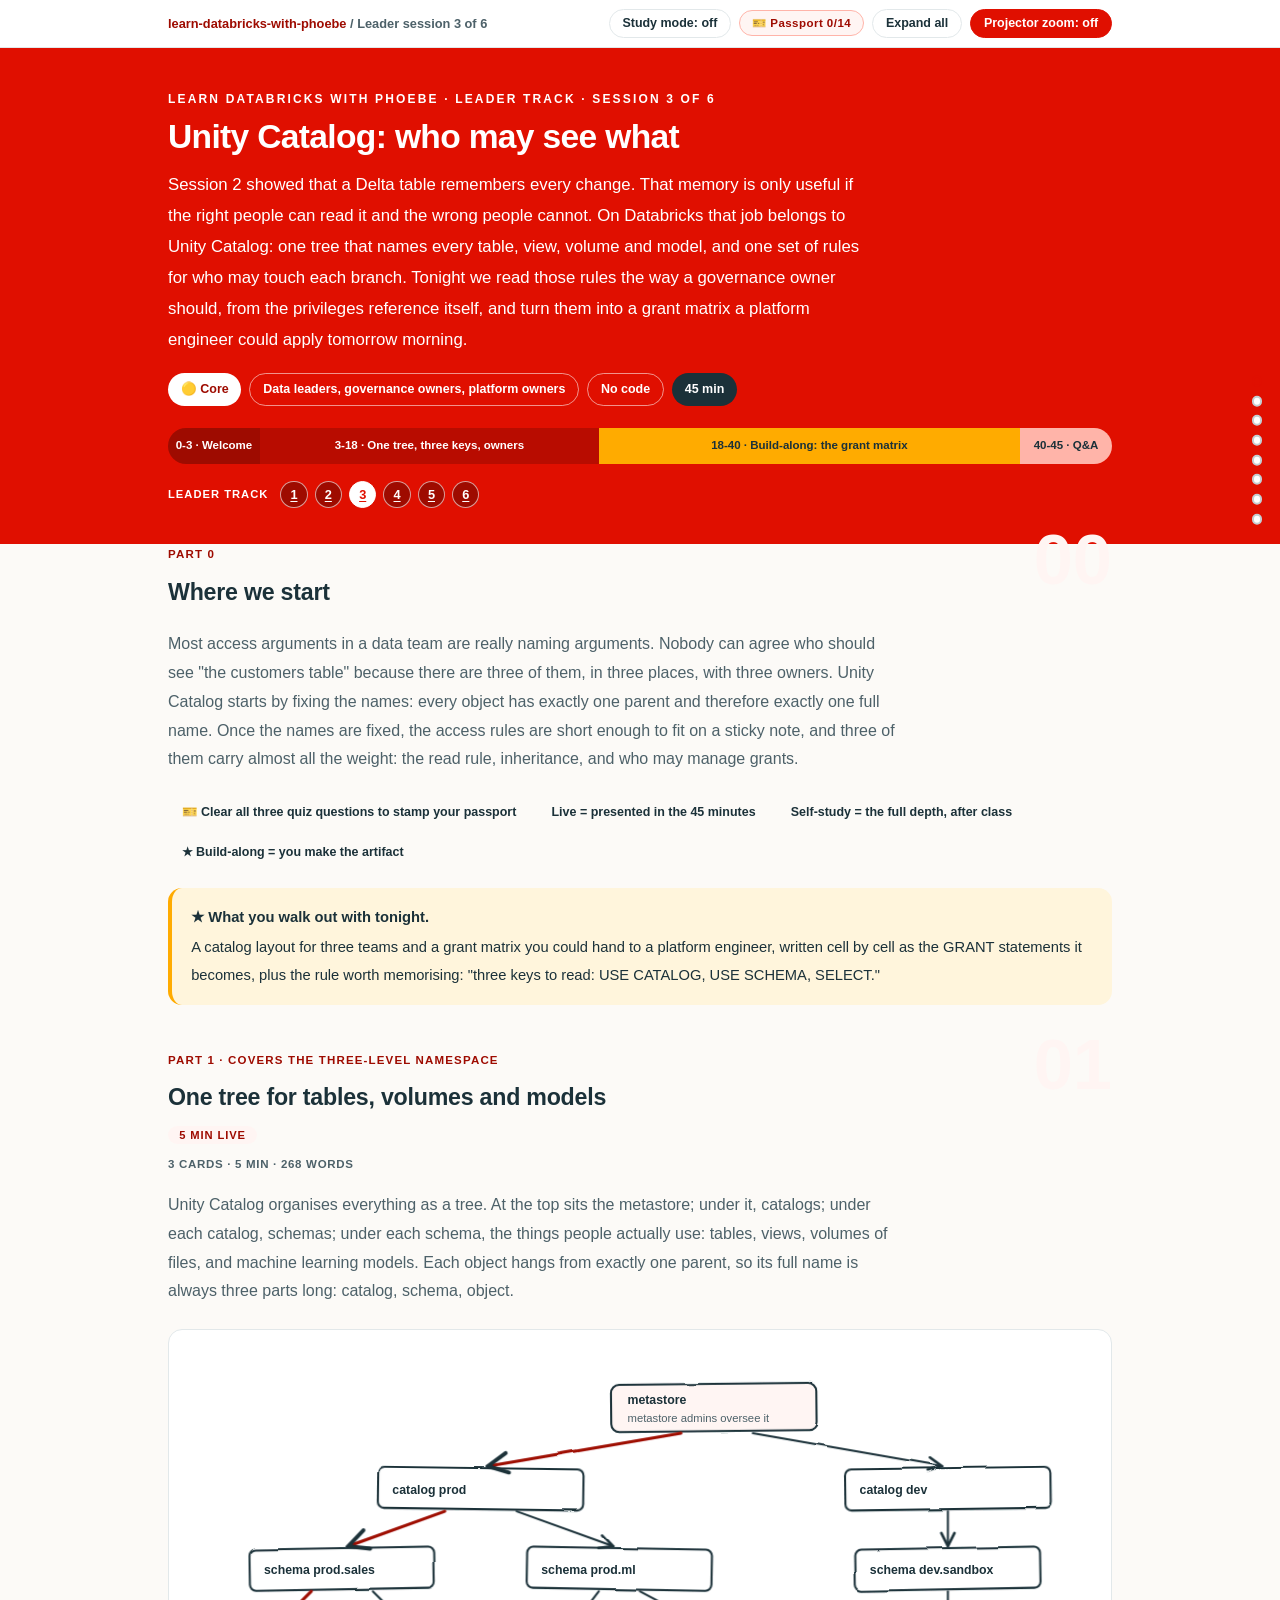
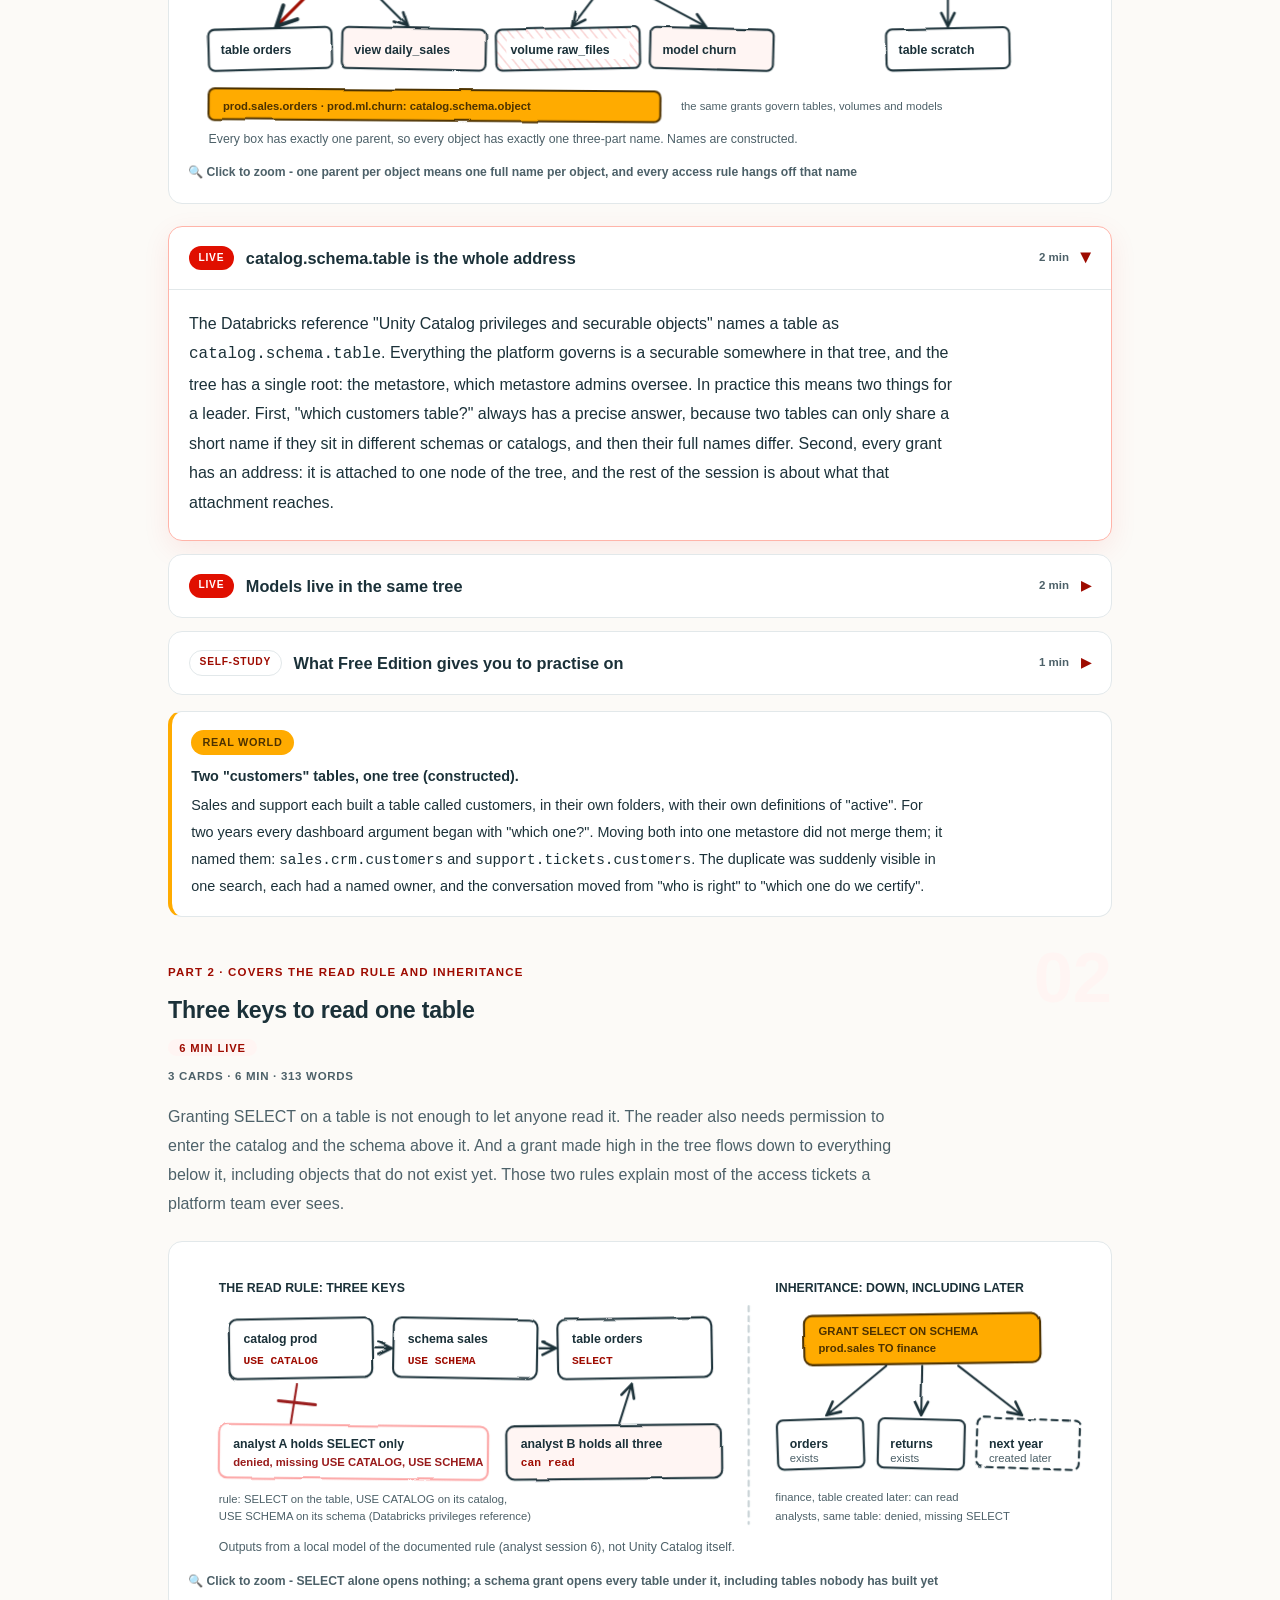
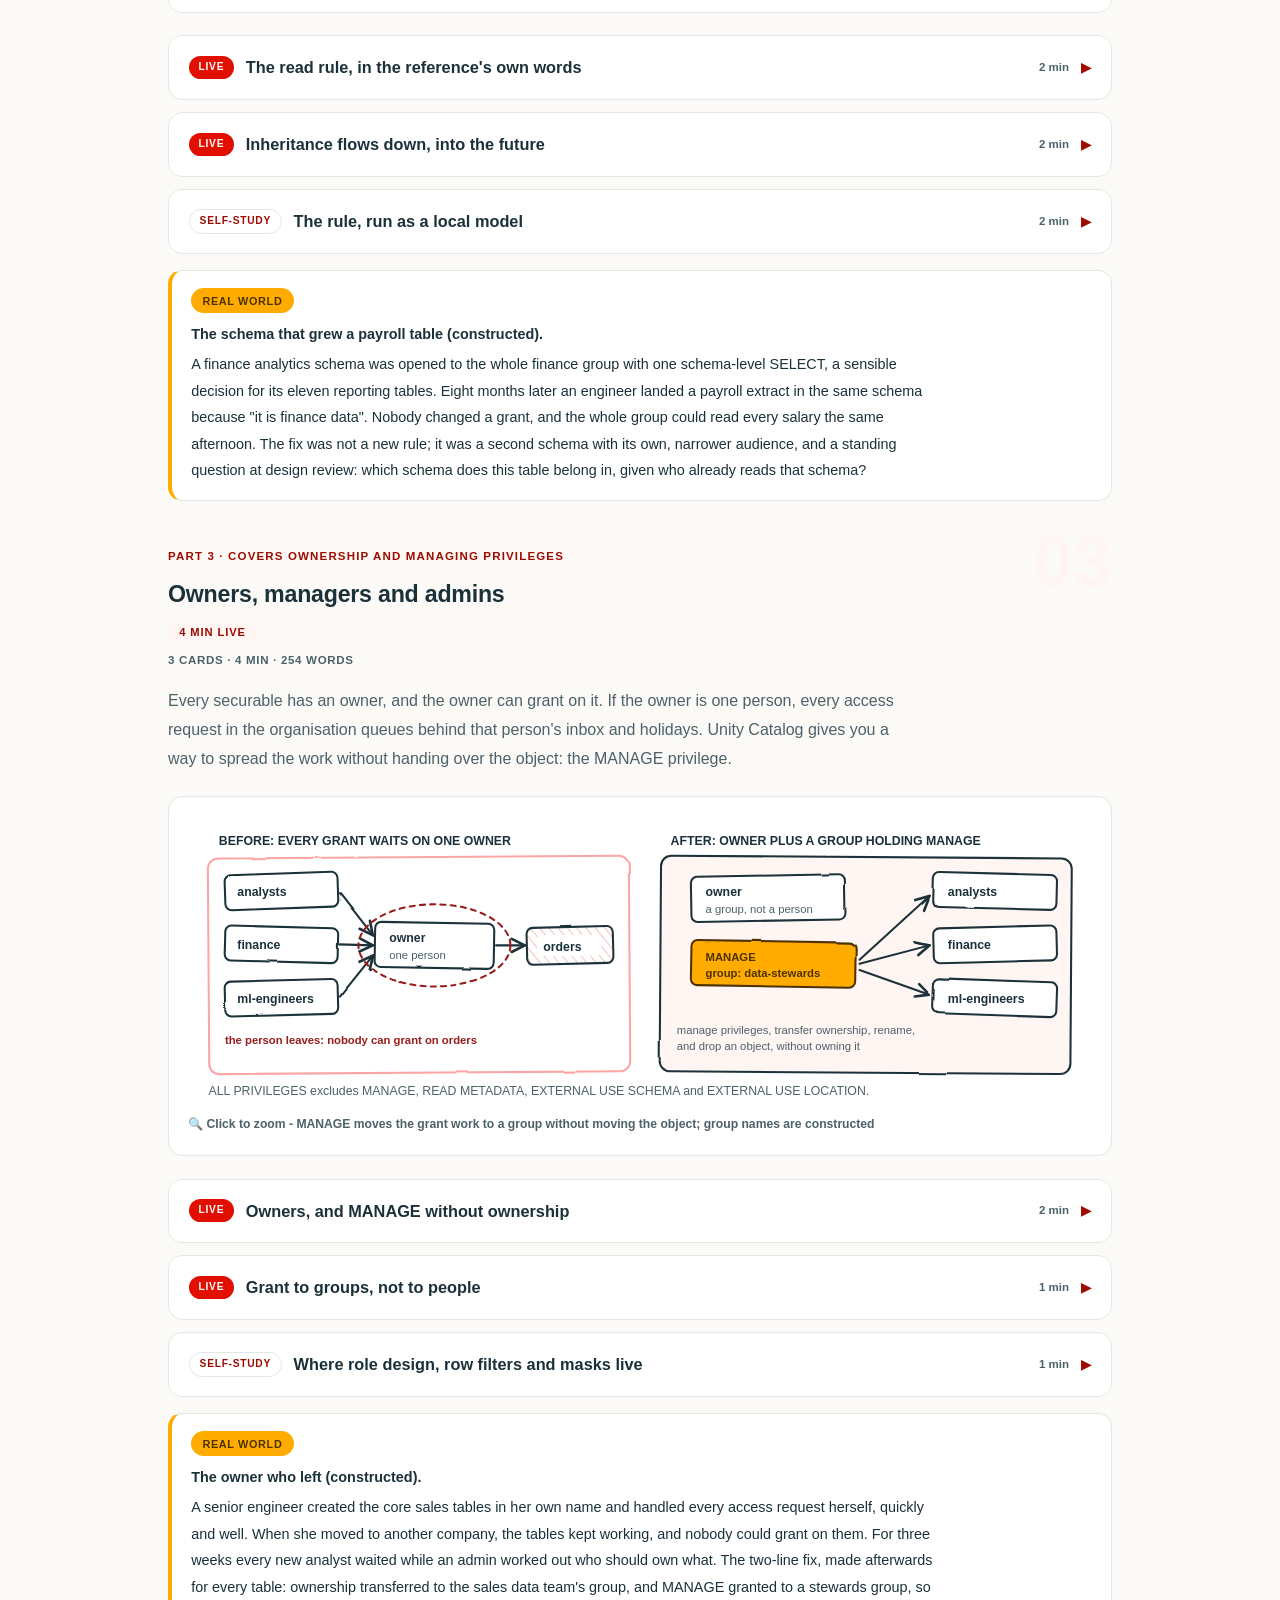
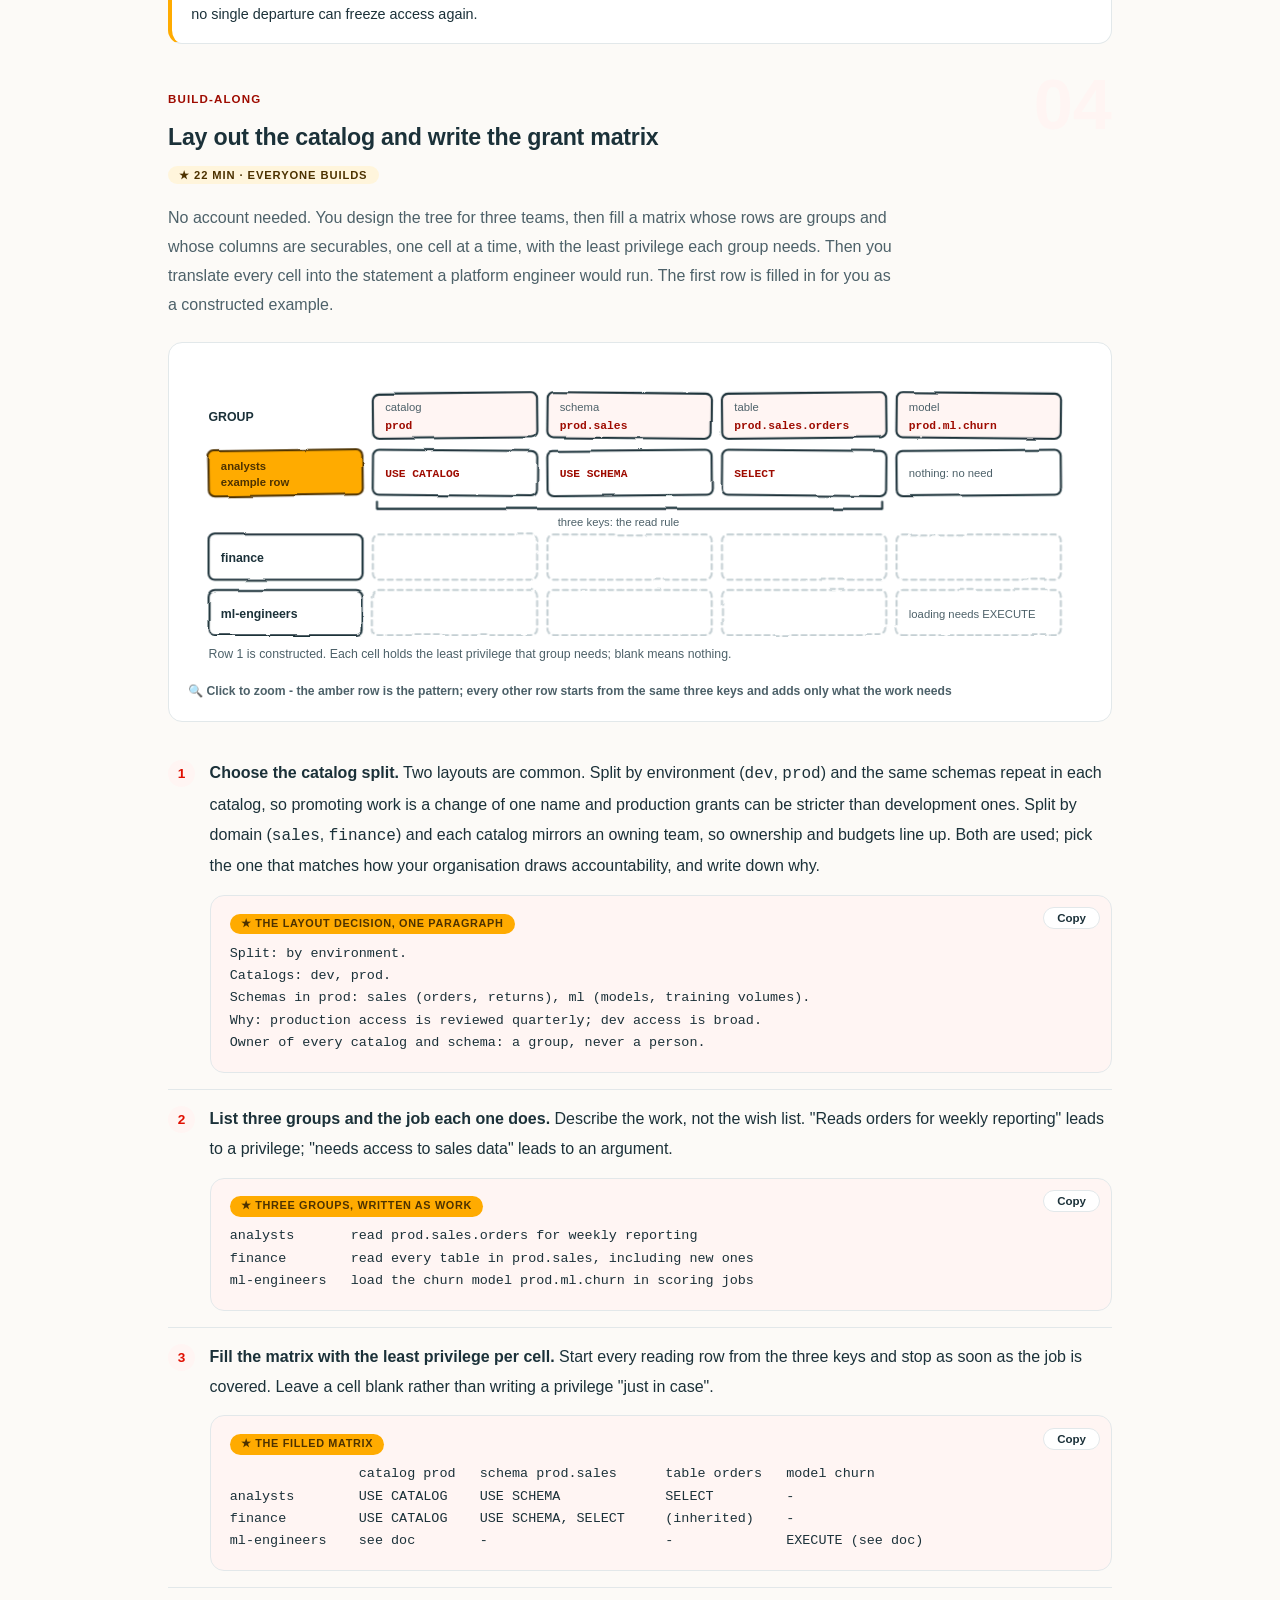
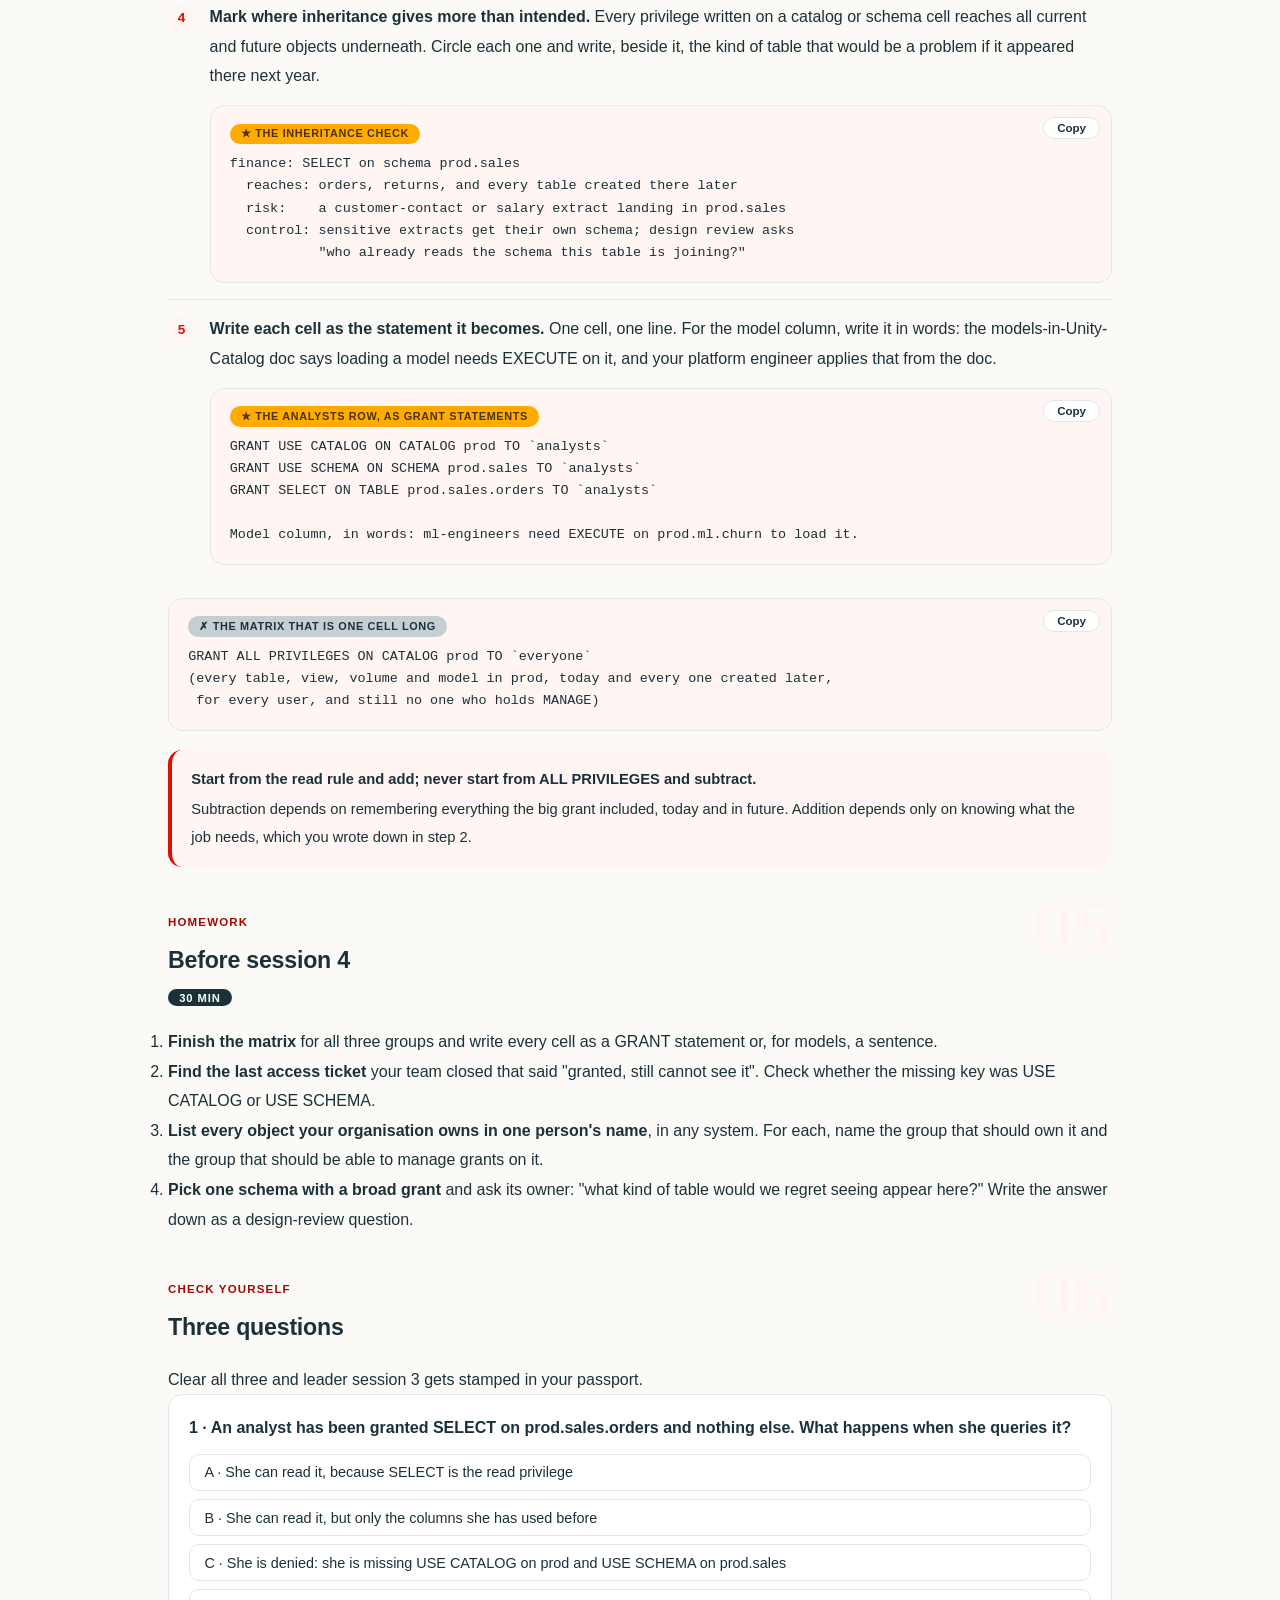
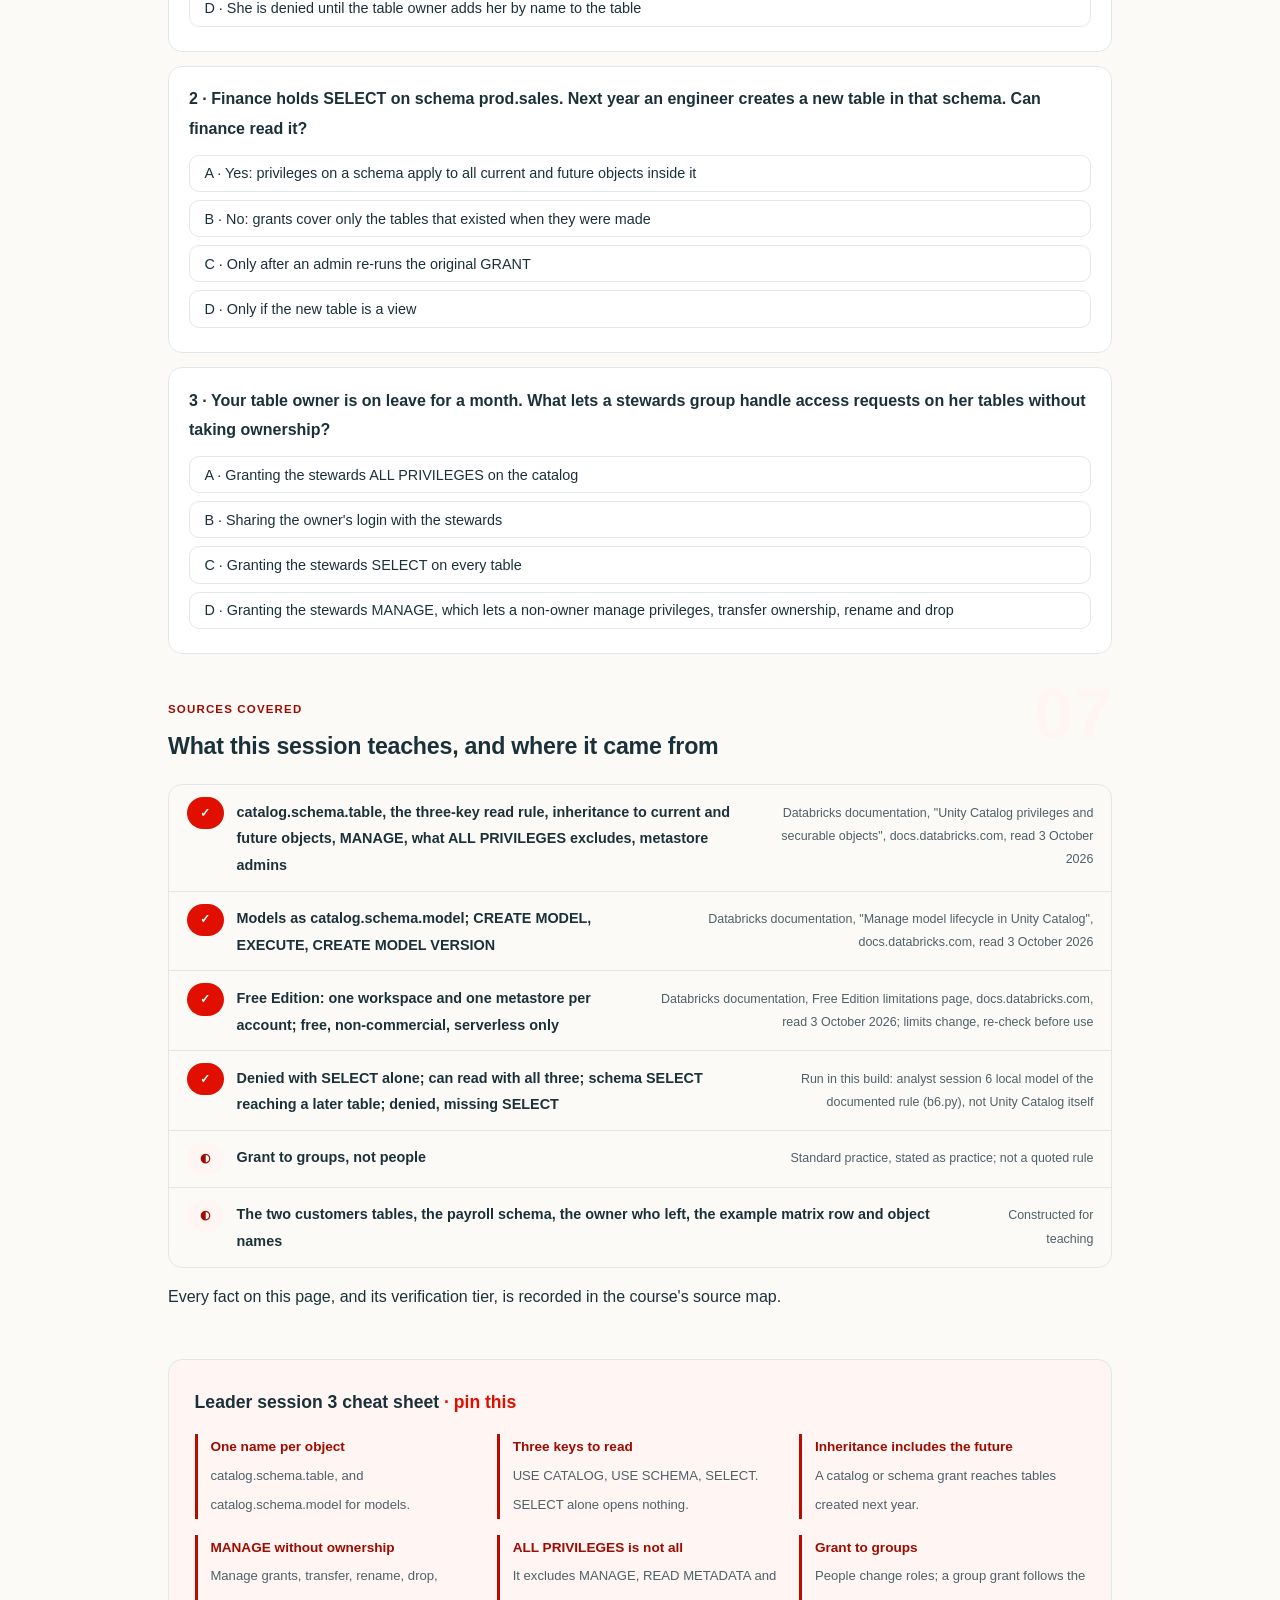
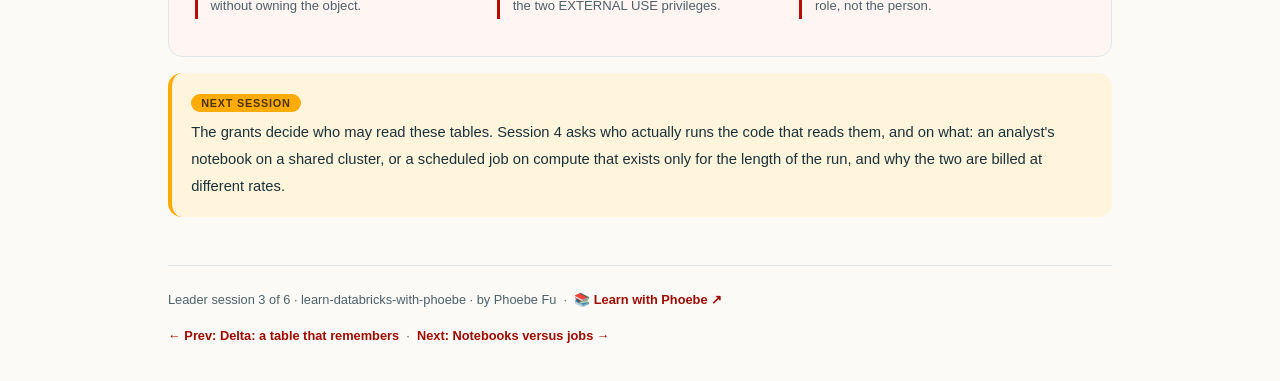
<file: courses/a3-unity-catalog-governance.html>
<!DOCTYPE html>
<html lang="en">
<head>
<meta charset="UTF-8">
<meta name="viewport" content="width=device-width, initial-scale=1.0">
<!-- social:start -->
<meta name="description" content="Leader session 3 of 6. Unity Catalog, read from the Databricks privileges reference: one tree for tables, volumes and models, the three keys a reader needs, grants that flow down to tables nobody has created yet, and who may hand out access when the owner is away.">
<meta property="og:type" content="article">
<meta property="og:site_name" content="Learn with Phoebe">
<meta property="og:title" content="Unity Catalog: who may see what - learn databricks with phoebe">
<meta property="og:description" content="Leader session 3 of 6. Three keys to read one table, inheritance that includes the future, and MANAGE without ownership. Walk out with a catalog layout and a grant matrix for three teams.">
<meta property="og:url" content="https://phoebefu6.github.io/learn-databricks-with-phoebe/courses/a3-unity-catalog-governance.html">
<meta property="og:image" content="https://phoebefu6.github.io/learn-databricks-with-phoebe/assets/og-cover.png">
<meta property="og:image:width" content="1200">
<meta property="og:image:height" content="630">
<meta name="twitter:card" content="summary_large_image">
<meta name="twitter:title" content="Unity Catalog: who may see what - learn databricks with phoebe">
<meta name="twitter:description" content="Leader session 3 of 6. One tree, three keys to read, and grants that reach tables created next year.">
<meta name="twitter:image" content="https://phoebefu6.github.io/learn-databricks-with-phoebe/assets/og-cover.png">
<!-- social:end -->
<title>Leader session 3 · Unity Catalog: who may see what - learn databricks with phoebe</title>
<link rel="stylesheet" href="../assets/style.css?v=22">
</head>
<body>

<div class="toolbar">
  <div class="wrap">
    <span class="crumb"><a href="../index.html">learn-databricks-with-phoebe</a> / Leader session 3 of 6</span>
    <button class="btn" id="toggle-all" type="button">Expand all</button>
    <button class="btn primary" id="zoom-toggle" type="button">Projector zoom: off</button>
  </div>
</div>

<header class="masthead">
  <div class="wrap">
    <div class="eyebrow">Learn Databricks with Phoebe · Leader track · Session 3 of 6</div>
    <h1>Unity Catalog: who may see <span class="accent">what</span></h1>
    <p class="sub">Session 2 showed that a Delta table remembers every change. That memory is only useful if the right people can read it and the wrong people cannot. On Databricks that job belongs to Unity Catalog: one tree that names every table, view, volume and model, and one set of rules for who may touch each branch. Tonight we read those rules the way a governance owner should, from the privileges reference itself, and turn them into a grant matrix a platform engineer could apply tomorrow morning.</p>
    <div class="chip-row">
      <span class="chip level">🟡 Core</span>
      <span class="chip audience">Data leaders, governance owners, platform owners</span>
      <span class="chip audience">No code</span>
      <span class="chip time">45 min</span>
    </div>
    <div class="agenda">
      <span class="a1" style="flex:1">0-3 · Welcome</span>
      <span class="a2" style="flex:4">3-18 · One tree, three keys, owners</span>
      <span class="a3" style="flex:5">18-40 · Build-along: the grant matrix</span>
      <span class="a4" style="flex:1">40-45 · Q&amp;A</span>
    </div>
  </div>
</header>

<main class="wrap">

  <section class="section" id="intro">
    <div class="section-kicker">
      <span class="klabel">Part 0</span>
      <h2>Where we start</h2>
    </div>
    <p class="lede">Most access arguments in a data team are really naming arguments. Nobody can agree who should see "the customers table" because there are three of them, in three places, with three owners. Unity Catalog starts by fixing the names: every object has exactly one parent and therefore exactly one full name. Once the names are fixed, the access rules are short enough to fit on a sticky note, and three of them carry almost all the weight: the read rule, inheritance, and who may manage grants.</p>

    <div class="legend">
      <span class="pill">🎫 Clear all three quiz questions to stamp your passport</span>
      <span class="pill">Live = presented in the 45 minutes</span>
      <span class="pill">Self-study = the full depth, after class</span>
      <span class="pill">★ Build-along = you make the artifact</span>
    </div>

    <div class="callout win">
      <p><strong>★ What you walk out with tonight.</strong> A catalog layout for three teams and a grant matrix you could hand to a platform engineer, written cell by cell as the GRANT statements it becomes, plus the rule worth memorising: "three keys to read: USE CATALOG, USE SCHEMA, SELECT."</p>
    </div>
  </section>

  <section class="section" id="part-1">
    <div class="section-kicker">
      <span class="klabel">Part 1 · covers the three-level namespace</span>
      <h2>One tree for tables, volumes and models</h2>
      <span class="tag concept">5 min live</span>
    </div>
    <p class="lede">Unity Catalog organises everything as a tree. At the top sits the metastore; under it, catalogs; under each catalog, schemas; under each schema, the things people actually use: tables, views, volumes of files, and machine learning models. Each object hangs from exactly one parent, so its full name is always three parts long: catalog, schema, object.</p>

    <figure class="zoomable">
      <svg viewBox="0 0 880 392" xmlns="http://www.w3.org/2000/svg" role="img" aria-label="A tree of securables. One metastore at the top, overseen by metastore admins. Under it two catalogs, prod and dev. Under prod, two schemas, prod.sales and prod.ml; under dev, one schema dev.sandbox. Under prod.sales sit table orders and view daily_sales; under prod.ml sit volume raw_files and model churn; under dev.sandbox sits table scratch. The path from metastore to prod to sales to orders is traced in deep red. Each object has exactly one parent, so each has one three-part name such as prod.sales.orders or prod.ml.churn, and the same grants govern tables, volumes and models.">
        <defs>
          <filter id="a3aSk" x="-3%" y="-3%" width="106%" height="106%"><feTurbulence type="fractalNoise" baseFrequency="0.02" numOctaves="2" seed="53" result="n"/><feDisplacementMap in="SourceGraphic" in2="n" scale="2.4" xChannelSelector="R" yChannelSelector="G"/></filter>
          <pattern id="a3aHc" patternUnits="userSpaceOnUse" width="7" height="7" patternTransform="rotate(-38)"><line x1="0" y1="0" x2="0" y2="7" stroke="#E00F00" stroke-width="1" opacity=".5"/></pattern>
          <marker id="a3aAr" viewBox="0 0 10 10" refX="9" refY="5" markerWidth="8" markerHeight="8" orient="auto"><path d="M1 1 L9 5 L1 9" fill="none" stroke="#1B3139" stroke-width="1.6" stroke-linecap="round"/></marker>
        </defs>
        <style>
          .a3aH { font: 800 12px Inter, sans-serif; fill: #1B3139; }
          .a3aL { font: 600 12px Inter, sans-serif; fill: #1B3139; }
          .a3aS { font: 400 11px Inter, sans-serif; fill: #4D6169; }
          .a3aB { font: 800 11px Inter, sans-serif; fill: #4D3200; }
          .a3aN { font: 400 12px Inter, sans-serif; fill: #4D6169; }
        </style>

        <g filter="url(#a3aSk)" fill="none" stroke="#1B3139" stroke-width="2" stroke-linecap="round" stroke-linejoin="round">
          <!-- level 0: metastore -->
          <rect x="412" y="34" width="200" height="46" rx="8" transform="rotate(-0.6 512 57)" fill="#FFF5F3"/>
          <!-- level 1: catalogs -->
          <rect x="185" y="116" width="200" height="40" rx="6" transform="rotate(0.8 285 136)" fill="#FFFFFF"/>
          <rect x="640" y="116" width="200" height="40" rx="6" transform="rotate(-0.8 740 136)" fill="#FFFFFF"/>
          <!-- level 2: schemas -->
          <rect x="60" y="194" width="180" height="40" rx="6" transform="rotate(-1 150 214)" fill="#FFFFFF"/>
          <rect x="330" y="194" width="180" height="40" rx="6" transform="rotate(1 420 214)" fill="#FFFFFF"/>
          <rect x="650" y="194" width="180" height="40" rx="6" transform="rotate(-1 740 214)" fill="#FFFFFF"/>
          <!-- level 3: objects -->
          <rect x="20" y="272" width="120" height="40" rx="6" transform="rotate(-1.5 80 292)" fill="#FFFFFF"/>
          <rect x="150" y="272" width="140" height="40" rx="6" transform="rotate(1.2 220 292)" fill="#FFF5F3"/>
          <rect x="300" y="272" width="140" height="40" rx="6" transform="rotate(-1.2 370 292)" fill="url(#a3aHc)"/>
          <rect x="450" y="272" width="120" height="40" rx="6" transform="rotate(1.5 510 292)" fill="#FFF5F3"/>
          <rect x="680" y="272" width="120" height="40" rx="6" transform="rotate(-1.2 740 292)" fill="#FFFFFF"/>
          <!-- connectors; the prod.sales.orders path in deep red -->
          <path d="M480 82 L292 114" stroke="#9E0B00" stroke-width="3" marker-end="url(#a3aAr)"/>
          <path d="M550 82 L734 114" marker-end="url(#a3aAr)"/>
          <path d="M250 158 L156 192" stroke="#9E0B00" stroke-width="3" marker-end="url(#a3aAr)"/>
          <path d="M320 158 L414 192" marker-end="url(#a3aAr)"/>
          <path d="M740 158 L740 192" marker-end="url(#a3aAr)"/>
          <path d="M120 236 L86 270" stroke="#9E0B00" stroke-width="3" marker-end="url(#a3aAr)"/>
          <path d="M180 236 L214 270" marker-end="url(#a3aAr)"/>
          <path d="M400 236 L374 270" marker-end="url(#a3aAr)"/>
          <path d="M440 236 L504 270" marker-end="url(#a3aAr)"/>
          <path d="M740 236 L740 270" marker-end="url(#a3aAr)"/>
          <!-- the full-name chip -->
          <rect x="20" y="332" width="440" height="30" rx="6" transform="rotate(0.4 240 347)" fill="#FFAB00" stroke="#4D3200"/>
        </g>

        <text class="a3aH" x="428" y="54">metastore</text>
        <text class="a3aS" x="428" y="71">metastore admins oversee it</text>
        <text class="a3aL" x="199" y="141">catalog prod</text>
        <text class="a3aL" x="654" y="141">catalog dev</text>
        <text class="a3aL" x="74" y="219">schema prod.sales</text>
        <text class="a3aL" x="344" y="219">schema prod.ml</text>
        <text class="a3aL" x="664" y="219">schema dev.sandbox</text>
        <text class="a3aL" x="32" y="297">table orders</text>
        <text class="a3aL" x="162" y="297">view daily_sales</text>
        <rect x="310" y="282" width="120" height="20" rx="4" fill="#FFFFFF"/>
        <text class="a3aL" x="314" y="297">volume raw_files</text>
        <text class="a3aL" x="462" y="297">model churn</text>
        <text class="a3aL" x="692" y="297">table scratch</text>
        <text class="a3aB" x="34" y="352">prod.sales.orders · prod.ml.churn: catalog.schema.object</text>
        <text class="a3aS" x="480" y="352">the same grants govern tables, volumes and models</text>

        <text class="a3aN" x="20" y="384">Every box has exactly one parent, so every object has exactly one three-part name. Names are constructed.</text>
      </svg>
      <figcaption>🔍 Click to zoom - one parent per object means one full name per object, and every access rule hangs off that name</figcaption>
    </figure>

    <details class="card" open>
      <summary><span class="mode live">Live</span>catalog.schema.table is the whole address<span class="mini">2 min</span><span class="caret">▶</span></summary>
      <div class="body">
        <p>The Databricks reference "Unity Catalog privileges and securable objects" names a table as <code>catalog.schema.table</code>. Everything the platform governs is a securable somewhere in that tree, and the tree has a single root: the metastore, which metastore admins oversee. In practice this means two things for a leader. First, "which customers table?" always has a precise answer, because two tables can only share a short name if they sit in different schemas or catalogs, and then their full names differ. Second, every grant has an address: it is attached to one node of the tree, and the rest of the session is about what that attachment reaches.</p>
      </div>
    </details>

    <details class="card">
      <summary><span class="mode live">Live</span>Models live in the same tree<span class="mini">2 min</span><span class="caret">▶</span></summary>
      <div class="body">
        <p>The Databricks page "Manage model lifecycle in Unity Catalog" registers models under the same three-part pattern, <code>&lt;catalog&gt;.&lt;schema&gt;.&lt;model&gt;</code>, so a churn model is <code>prod.ml.churn</code>, a sibling of the tables it was trained on. The same doc says creating a model needs CREATE MODEL plus USE SCHEMA, loading one needs EXECUTE, and adding a version needs CREATE MODEL VERSION. The leader point: there is no second permission system for models. The person who decides who may read the training table also decides who may load the model, in the same place, with the same grammar. Analyst session 7 registers a real model and loads it by alias.</p>
      </div>
    </details>

    <details class="card">
      <summary><span class="mode self">Self-study</span>What Free Edition gives you to practise on<span class="mini">1 min</span><span class="caret">▶</span></summary>
      <div class="body">
        <p>Databricks Free Edition is free, non-commercial and serverless only. Its limitations page (last updated 29 September 2026 when read) lists one workspace and one metastore per account, so you can practise catalogs, schemas and grants inside a single tree but not a multi-workspace layout. Limits change; re-check the limitations page before you plan a workshop around them.</p>
      </div>
    </details>

    <div class="callout example">
      <span class="ex-pill">Real world</span>
      <p><strong>Two "customers" tables, one tree (constructed).</strong> Sales and support each built a table called customers, in their own folders, with their own definitions of "active". For two years every dashboard argument began with "which one?". Moving both into one metastore did not merge them; it named them: <code>sales.crm.customers</code> and <code>support.tickets.customers</code>. The duplicate was suddenly visible in one search, each had a named owner, and the conversation moved from "who is right" to "which one do we certify".</p>
    </div>
  </section>

  <section class="section" id="part-2">
    <div class="section-kicker">
      <span class="klabel">Part 2 · covers the read rule and inheritance</span>
      <h2>Three keys to read one table</h2>
      <span class="tag concept">6 min live</span>
    </div>
    <p class="lede">Granting SELECT on a table is not enough to let anyone read it. The reader also needs permission to enter the catalog and the schema above it. And a grant made high in the tree flows down to everything below it, including objects that do not exist yet. Those two rules explain most of the access tickets a platform team ever sees.</p>

    <figure class="zoomable">
      <svg viewBox="0 0 880 292" xmlns="http://www.w3.org/2000/svg" role="img" aria-label="Left panel, the read rule: three locks in a row, USE CATALOG on catalog prod, USE SCHEMA on schema sales, SELECT on table orders. Analyst A holds only SELECT and is stopped at the first lock: denied, missing USE CATALOG, USE SCHEMA. Analyst B holds all three and can read. Right panel, inheritance: GRANT SELECT ON SCHEMA prod.sales TO finance flows down to table orders, table returns, and a table created next year. Local model outputs: finance on the table created later, can read; analysts on the same table, denied, missing SELECT.">
        <defs>
          <filter id="a3bSk" x="-3%" y="-3%" width="106%" height="106%"><feTurbulence type="fractalNoise" baseFrequency="0.02" numOctaves="2" seed="67" result="n"/><feDisplacementMap in="SourceGraphic" in2="n" scale="2.4" xChannelSelector="R" yChannelSelector="G"/></filter>
          <pattern id="a3bHc" patternUnits="userSpaceOnUse" width="7" height="7" patternTransform="rotate(-38)"><line x1="0" y1="0" x2="0" y2="7" stroke="#E00F00" stroke-width="1" opacity=".5"/></pattern>
          <marker id="a3bAr" viewBox="0 0 10 10" refX="9" refY="5" markerWidth="8" markerHeight="8" orient="auto"><path d="M1 1 L9 5 L1 9" fill="none" stroke="#1B3139" stroke-width="1.6" stroke-linecap="round"/></marker>
        </defs>
        <style>
          .a3bH { font: 800 12px Inter, sans-serif; fill: #1B3139; }
          .a3bL { font: 600 12px Inter, sans-serif; fill: #1B3139; }
          .a3bS { font: 400 11px Inter, sans-serif; fill: #4D6169; }
          .a3bB { font: 800 11px Inter, sans-serif; fill: #4D3200; }
          .a3bC { font: 600 11px ui-monospace, Menlo, Consolas, monospace; fill: #9E0B00; }
          .a3bX { font: 600 11px Inter, sans-serif; fill: #991B1B; }
          .a3bN { font: 400 12px Inter, sans-serif; fill: #4D6169; }
        </style>

        <text class="a3bH" x="30" y="30">THE READ RULE: THREE KEYS</text>
        <text class="a3bH" x="572" y="30">INHERITANCE: DOWN, INCLUDING LATER</text>

        <g filter="url(#a3bSk)" fill="none" stroke="#1B3139" stroke-width="2" stroke-linecap="round" stroke-linejoin="round">
          <!-- three locks -->
          <rect x="40" y="56" width="140" height="58" rx="8" transform="rotate(-1 110 85)" fill="#FFFFFF"/>
          <rect x="200" y="56" width="140" height="58" rx="8" transform="rotate(1 270 85)" fill="#FFFFFF"/>
          <rect x="360" y="56" width="150" height="58" rx="8" transform="rotate(-1 435 85)" fill="#FFFFFF"/>
          <path d="M182 85 L198 85" marker-end="url(#a3bAr)"/>
          <path d="M342 85 L358 85" marker-end="url(#a3bAr)"/>
          <!-- reader A: wrong way -->
          <rect x="30" y="160" width="262" height="52" rx="8" transform="rotate(0.6 161 186)" fill="#FFFFFF" stroke="#FCA5A5"/>
          <path d="M100 158 L106 120" stroke="#991B1B"/>
          <path d="M88 136 L124 140" stroke="#991B1B" stroke-width="3"/>
          <!-- reader B -->
          <rect x="310" y="160" width="210" height="52" rx="8" transform="rotate(-0.6 415 186)" fill="#FFF5F3"/>
          <path d="M420 158 L432 120" marker-end="url(#a3bAr)"/>
          <!-- divider -->
          <path d="M546 44 L546 256" stroke="#C4CFD3" stroke-dasharray="5 5"/>
          <!-- inheritance -->
          <rect x="600" y="52" width="230" height="48" rx="8" transform="rotate(-0.8 715 76)" fill="#FFAB00" stroke="#4D3200"/>
          <rect x="574" y="154" width="84" height="48" rx="6" transform="rotate(-2 616 178)" fill="#FFFFFF"/>
          <rect x="672" y="154" width="84" height="48" rx="6" transform="rotate(1.5 714 178)" fill="#FFFFFF"/>
          <rect x="768" y="154" width="100" height="48" rx="6" transform="rotate(2 818 178)" fill="#FFFFFF" stroke-dasharray="6 5"/>
          <path d="M680 102 L622 150" marker-end="url(#a3bAr)"/>
          <path d="M715 102 L714 150" marker-end="url(#a3bAr)"/>
          <path d="M750 102 L812 150" marker-end="url(#a3bAr)"/>
        </g>

        <text class="a3bL" x="54" y="80">catalog prod</text>
        <text class="a3bC" x="54" y="100">USE CATALOG</text>
        <text class="a3bL" x="214" y="80">schema sales</text>
        <text class="a3bC" x="214" y="100">USE SCHEMA</text>
        <text class="a3bL" x="374" y="80">table orders</text>
        <text class="a3bC" x="374" y="100">SELECT</text>

        <text class="a3bL" x="44" y="182">analyst A holds SELECT only</text>
        <text class="a3bX" x="44" y="200">denied, missing USE CATALOG, USE SCHEMA</text>
        <text class="a3bL" x="324" y="182">analyst B holds all three</text>
        <text class="a3bC" x="324" y="200">can read</text>

        <text class="a3bS" x="30" y="236">rule: SELECT on the table, USE CATALOG on its catalog,</text>
        <text class="a3bS" x="30" y="252">USE SCHEMA on its schema (Databricks privileges reference)</text>

        <text class="a3bB" x="614" y="72">GRANT SELECT ON SCHEMA</text>
        <text class="a3bB" x="614" y="89">prod.sales TO finance</text>
        <text class="a3bL" x="586" y="182">orders</text>
        <text class="a3bS" x="586" y="196">exists</text>
        <text class="a3bL" x="684" y="182">returns</text>
        <text class="a3bS" x="684" y="196">exists</text>
        <text class="a3bL" x="780" y="182">next year</text>
        <text class="a3bS" x="780" y="196">created later</text>

        <text class="a3bS" x="572" y="234">finance, table created later: can read</text>
        <text class="a3bS" x="572" y="252">analysts, same table: denied, missing SELECT</text>

        <text class="a3bN" x="30" y="282">Outputs from a local model of the documented rule (analyst session 6), not Unity Catalog itself.</text>
      </svg>
      <figcaption>🔍 Click to zoom - SELECT alone opens nothing; a schema grant opens every table under it, including tables nobody has built yet</figcaption>
    </figure>

    <details class="card">
      <summary><span class="mode live">Live</span>The read rule, in the reference's own words<span class="mini">2 min</span><span class="caret">▶</span></summary>
      <div class="body">
        <p>To read a table, the privileges reference requires "SELECT on the table, USE CATALOG on the parent catalog, and USE SCHEMA on the parent schema". USE CATALOG and USE SCHEMA grant no data by themselves; they are the doors you must be allowed through to reach anything inside. That is why a familiar access ticket reads "I was granted SELECT and still cannot see the table": someone opened the last lock and forgot the first two. Teach your requesters the three keys and many of those tickets never need filing.</p>
      </div>
    </details>

    <details class="card">
      <summary><span class="mode live">Live</span>Inheritance flows down, into the future<span class="mini">2 min</span><span class="caret">▶</span></summary>
      <div class="body">
        <p>The same reference says a privilege granted on a catalog or schema applies to "all current and future objects" inside it. That is the most powerful rule in the system and the riskiest. Powerful, because one schema-level grant replaces hundreds of table grants and never needs updating when a new table lands. Risky, because the grant was decided for the tables you could see on the day you made it. A table added next quarter, perhaps one with salaries in it, inherits the same audience without anyone deciding that it should. The governance question is never only "who can read this schema today?" but "what are we agreeing to let into this schema later?"</p>
      </div>
    </details>

    <details class="card">
      <summary><span class="mode self">Self-study</span>The rule, run as a local model<span class="mini">2 min</span><span class="caret">▶</span></summary>
      <div class="body">
        <p>Analyst session 6 encodes the documented rule in a few lines of Python and runs it. It is a local model of the rule, not Unity Catalog itself, but its outputs make the logic concrete. With SELECT alone on <code>main.taxi.trips</code>, the analysts group gets "denied, missing USE CATALOG, USE SCHEMA". After USE CATALOG on <code>main</code> and USE SCHEMA on <code>main.taxi</code> are added: "can read". The finance group, granted SELECT on the whole schema plus the two doors, can read <code>main.taxi.zones_created_next_year</code>, a table that did not exist when the grant was made. The analysts group, holding SELECT only on <code>trips</code>, is told "denied, missing SELECT" for that same new table.</p>
      </div>
    </details>

    <div class="callout example">
      <span class="ex-pill">Real world</span>
      <p><strong>The schema that grew a payroll table (constructed).</strong> A finance analytics schema was opened to the whole finance group with one schema-level SELECT, a sensible decision for its eleven reporting tables. Eight months later an engineer landed a payroll extract in the same schema because "it is finance data". Nobody changed a grant, and the whole group could read every salary the same afternoon. The fix was not a new rule; it was a second schema with its own, narrower audience, and a standing question at design review: which schema does this table belong in, given who already reads that schema?</p>
    </div>
  </section>

  <section class="section" id="part-3">
    <div class="section-kicker">
      <span class="klabel">Part 3 · covers ownership and managing privileges</span>
      <h2>Owners, managers and admins</h2>
      <span class="tag concept">4 min live</span>
    </div>
    <p class="lede">Every securable has an owner, and the owner can grant on it. If the owner is one person, every access request in the organisation queues behind that person's inbox and holidays. Unity Catalog gives you a way to spread the work without handing over the object: the MANAGE privilege.</p>

    <figure class="zoomable">
      <svg viewBox="0 0 880 280" xmlns="http://www.w3.org/2000/svg" role="img" aria-label="Before and after. Before, a wrong-way panel: requests from analysts, finance and ml-engineers all route through one owner, a single person, before reaching the orders table; if that person leaves, nobody can grant. After: an owner that can transfer and drop, and a data-stewards group holding MANAGE, which grants to analysts, finance and ml-engineers. MANAGE lets users manage privileges, transfer ownership, rename and drop an object without owning it. ALL PRIVILEGES excludes MANAGE, READ METADATA, EXTERNAL USE SCHEMA and EXTERNAL USE LOCATION.">
        <defs>
          <filter id="a3cSk" x="-3%" y="-3%" width="106%" height="106%"><feTurbulence type="fractalNoise" baseFrequency="0.02" numOctaves="2" seed="79" result="n"/><feDisplacementMap in="SourceGraphic" in2="n" scale="2.4" xChannelSelector="R" yChannelSelector="G"/></filter>
          <pattern id="a3cHc" patternUnits="userSpaceOnUse" width="7" height="7" patternTransform="rotate(-38)"><line x1="0" y1="0" x2="0" y2="7" stroke="#E00F00" stroke-width="1" opacity=".5"/></pattern>
          <marker id="a3cAr" viewBox="0 0 10 10" refX="9" refY="5" markerWidth="8" markerHeight="8" orient="auto"><path d="M1 1 L9 5 L1 9" fill="none" stroke="#1B3139" stroke-width="1.6" stroke-linecap="round"/></marker>
        </defs>
        <style>
          .a3cH { font: 800 12px Inter, sans-serif; fill: #1B3139; }
          .a3cL { font: 600 12px Inter, sans-serif; fill: #1B3139; }
          .a3cS { font: 400 11px Inter, sans-serif; fill: #4D6169; }
          .a3cB { font: 800 11px Inter, sans-serif; fill: #4D3200; }
          .a3cX { font: 600 11px Inter, sans-serif; fill: #991B1B; }
          .a3cN { font: 400 12px Inter, sans-serif; fill: #4D6169; }
        </style>

        <text class="a3cH" x="30" y="28">BEFORE: EVERY GRANT WAITS ON ONE OWNER</text>
        <text class="a3cH" x="470" y="28">AFTER: OWNER PLUS A GROUP HOLDING MANAGE</text>

        <g filter="url(#a3cSk)" fill="none" stroke="#1B3139" stroke-width="2" stroke-linecap="round" stroke-linejoin="round">
          <!-- panels -->
          <rect x="20" y="40" width="410" height="210" rx="10" transform="rotate(-0.4 225 145)" fill="#FFFFFF" stroke="#FCA5A5"/>
          <rect x="460" y="40" width="400" height="210" rx="10" transform="rotate(0.4 660 145)" fill="#FFF5F3"/>
          <!-- before: requests, owner, table -->
          <rect x="36" y="56" width="110" height="34" rx="6" transform="rotate(-2 91 73)" fill="#FFFFFF"/>
          <rect x="36" y="108" width="110" height="34" rx="6" transform="rotate(1.5 91 125)" fill="#FFFFFF"/>
          <rect x="36" y="160" width="110" height="34" rx="6" transform="rotate(-1.5 91 177)" fill="#FFFFFF"/>
          <rect x="182" y="104" width="116" height="44" rx="6" transform="rotate(1 240 126)" fill="#FFFFFF"/>
          <rect x="330" y="108" width="84" height="36" rx="6" transform="rotate(-1.5 372 126)" fill="url(#a3cHc)"/>
          <path d="M148 75 L180 116" marker-end="url(#a3cAr)"/>
          <path d="M148 125 L180 126" marker-end="url(#a3cAr)"/>
          <path d="M148 176 L180 136" marker-end="url(#a3cAr)"/>
          <path d="M300 126 L328 126" marker-end="url(#a3cAr)"/>
          <ellipse cx="240" cy="126" rx="74" ry="40" stroke="#991B1B" stroke-dasharray="5 5"/>
          <!-- after: owner, MANAGE group, requests -->
          <rect x="490" y="58" width="150" height="44" rx="6" transform="rotate(-1 565 80)" fill="#FFFFFF"/>
          <rect x="490" y="122" width="160" height="44" rx="6" transform="rotate(1 570 144)" fill="#FFAB00" stroke="#4D3200"/>
          <rect x="726" y="56" width="120" height="34" rx="6" transform="rotate(1.5 786 73)" fill="#FFFFFF"/>
          <rect x="726" y="108" width="120" height="34" rx="6" transform="rotate(-1.5 786 125)" fill="#FFFFFF"/>
          <rect x="726" y="160" width="120" height="34" rx="6" transform="rotate(2 786 177)" fill="#FFFFFF"/>
          <path d="M654 140 L722 78" marker-end="url(#a3cAr)"/>
          <path d="M654 144 L722 126" marker-end="url(#a3cAr)"/>
          <path d="M654 150 L722 174" marker-end="url(#a3cAr)"/>
        </g>

        <text class="a3cL" x="48" y="78">analysts</text>
        <text class="a3cL" x="48" y="130">finance</text>
        <text class="a3cL" x="48" y="182">ml-engineers</text>
        <text class="a3cL" x="196" y="123">owner</text>
        <text class="a3cS" x="196" y="139">one person</text>
        <rect x="340" y="116" width="62" height="20" rx="4" fill="#FFFFFF"/>
        <text class="a3cL" x="346" y="131">orders</text>
        <text class="a3cX" x="36" y="222">the person leaves: nobody can grant on orders</text>

        <text class="a3cL" x="504" y="78">owner</text>
        <text class="a3cS" x="504" y="94">a group, not a person</text>
        <text class="a3cB" x="504" y="141">MANAGE</text>
        <text class="a3cB" x="504" y="157">group: data-stewards</text>
        <text class="a3cL" x="740" y="78">analysts</text>
        <text class="a3cL" x="740" y="130">finance</text>
        <text class="a3cL" x="740" y="182">ml-engineers</text>
        <text class="a3cS" x="476" y="212">manage privileges, transfer ownership, rename,</text>
        <text class="a3cS" x="476" y="228">and drop an object, without owning it</text>

        <text class="a3cN" x="20" y="272">ALL PRIVILEGES excludes MANAGE, READ METADATA, EXTERNAL USE SCHEMA and EXTERNAL USE LOCATION.</text>
      </svg>
      <figcaption>🔍 Click to zoom - MANAGE moves the grant work to a group without moving the object; group names are constructed</figcaption>
    </figure>

    <details class="card">
      <summary><span class="mode live">Live</span>Owners, and MANAGE without ownership<span class="mini">2 min</span><span class="caret">▶</span></summary>
      <div class="body">
        <p>The privileges reference describes MANAGE as the privilege that allows users to manage privileges, transfer ownership, rename, and drop an object, without being its owner. That is exactly the shape a governance function needs: the data product team owns the table, and a stewards group can answer access requests on it when the owners are busy, away or gone. Note one trap the reference spells out: ALL PRIVILEGES does not include MANAGE. Nor does it include READ METADATA, EXTERNAL USE SCHEMA or EXTERNAL USE LOCATION. Granting ALL PRIVILEGES to someone does not make them a manager, and it gives them far more data than most roles need.</p>
      </div>
    </details>

    <details class="card">
      <summary><span class="mode live">Live</span>Grant to groups, not to people<span class="mini">1 min</span><span class="caret">▶</span></summary>
      <div class="body">
        <p>This one is standard practice rather than a sentence quoted from the reference, and it is practice for a good reason. A grant to a person is a decision you must remember to undo when they change role or leave. A grant to a group is a decision about the role; joining and leaving the group, usually handled by your identity team, does the rest. The same logic applies to ownership: a group owner never goes on holiday. Write every row of tonight's matrix as a group.</p>
      </div>
    </details>

    <details class="card">
      <summary><span class="mode self">Self-study</span>Where role design, row filters and masks live<span class="mini">1 min</span><span class="caret">▶</span></summary>
      <div class="body">
        <p>Tonight is the Databricks side: which securables exist, which privileges they take, and how grants travel through the tree. The concepts underneath, how to design roles, when attribute-based access beats role-based, and how row filters and column masks work as ideas, are taught in <a href="https://phoebefu6.github.io/learn-data-access-control-with-phoebe/">the data access control course</a>. Read it before you design anything finer than the table level.</p>
      </div>
    </details>

    <div class="callout example">
      <span class="ex-pill">Real world</span>
      <p><strong>The owner who left (constructed).</strong> A senior engineer created the core sales tables in her own name and handled every access request herself, quickly and well. When she moved to another company, the tables kept working, and nobody could grant on them. For three weeks every new analyst waited while an admin worked out who should own what. The two-line fix, made afterwards for every table: ownership transferred to the sales data team's group, and MANAGE granted to a stewards group, so no single departure can freeze access again.</p>
    </div>
  </section>

  <section class="section" id="demo-1">
    <div class="section-kicker">
      <span class="klabel">Build-along</span>
      <h2>Lay out the catalog and write the grant matrix</h2>
      <span class="tag demo">★ 22 min · everyone builds</span>
    </div>
    <p class="lede">No account needed. You design the tree for three teams, then fill a matrix whose rows are groups and whose columns are securables, one cell at a time, with the least privilege each group needs. Then you translate every cell into the statement a platform engineer would run. The first row is filled in for you as a constructed example.</p>

    <figure class="zoomable">
      <svg viewBox="0 0 880 300" xmlns="http://www.w3.org/2000/svg" role="img" aria-label="A grant matrix. Columns: catalog prod, schema prod.sales, table prod.sales.orders, model prod.ml.churn. Rows: analysts, finance, ml-engineers. The analysts row is filled as a constructed example: USE CATALOG on the catalog, USE SCHEMA on the schema, SELECT on the table, nothing on the model. A bracket under the first three filled cells reads: three keys, the read rule. The finance and ml-engineers rows are empty dashed cells for you to fill.">
        <defs>
          <filter id="a3dSk" x="-3%" y="-3%" width="106%" height="106%"><feTurbulence type="fractalNoise" baseFrequency="0.02" numOctaves="2" seed="83" result="n"/><feDisplacementMap in="SourceGraphic" in2="n" scale="2.4" xChannelSelector="R" yChannelSelector="G"/></filter>
          <pattern id="a3dHc" patternUnits="userSpaceOnUse" width="7" height="7" patternTransform="rotate(-38)"><line x1="0" y1="0" x2="0" y2="7" stroke="#E00F00" stroke-width="1" opacity=".5"/></pattern>
          <marker id="a3dAr" viewBox="0 0 10 10" refX="9" refY="5" markerWidth="8" markerHeight="8" orient="auto"><path d="M1 1 L9 5 L1 9" fill="none" stroke="#1B3139" stroke-width="1.6" stroke-linecap="round"/></marker>
        </defs>
        <style>
          .a3dH { font: 800 12px Inter, sans-serif; fill: #1B3139; }
          .a3dL { font: 600 12px Inter, sans-serif; fill: #1B3139; }
          .a3dS { font: 400 11px Inter, sans-serif; fill: #4D6169; }
          .a3dB { font: 800 11px Inter, sans-serif; fill: #4D3200; }
          .a3dC { font: 600 11px ui-monospace, Menlo, Consolas, monospace; fill: #9E0B00; }
          .a3dN { font: 400 12px Inter, sans-serif; fill: #4D6169; }
        </style>

        <g filter="url(#a3dSk)" fill="none" stroke="#1B3139" stroke-width="2" stroke-linecap="round" stroke-linejoin="round">
          <!-- header row -->
          <rect x="180" y="30" width="160" height="44" rx="6" transform="rotate(-0.6 260 52)" fill="#FFF5F3"/>
          <rect x="350" y="30" width="160" height="44" rx="6" transform="rotate(0.6 430 52)" fill="#FFF5F3"/>
          <rect x="520" y="30" width="160" height="44" rx="6" transform="rotate(-0.6 600 52)" fill="#FFF5F3"/>
          <rect x="690" y="30" width="160" height="44" rx="6" transform="rotate(0.6 770 52)" fill="#FFF5F3"/>
          <!-- row 1: analysts, filled -->
          <rect x="20" y="86" width="150" height="44" rx="6" transform="rotate(-0.8 95 108)" fill="#FFAB00" stroke="#4D3200"/>
          <rect x="180" y="86" width="160" height="44" rx="6" transform="rotate(0.5 260 108)" fill="#FFFFFF"/>
          <rect x="350" y="86" width="160" height="44" rx="6" transform="rotate(-0.5 430 108)" fill="#FFFFFF"/>
          <rect x="520" y="86" width="160" height="44" rx="6" transform="rotate(0.5 600 108)" fill="#FFFFFF"/>
          <rect x="690" y="86" width="160" height="44" rx="6" transform="rotate(-0.5 770 108)" fill="#FFFFFF"/>
          <!-- bracket under the three keys -->
          <path d="M184 136 L184 143 L676 143 L676 136"/>
          <!-- row 2: finance, empty -->
          <rect x="20" y="168" width="150" height="44" rx="6" fill="#FFFFFF"/>
          <rect x="180" y="168" width="160" height="44" rx="6" stroke="#C4CFD3" stroke-dasharray="5 4" fill="#FFFFFF"/>
          <rect x="350" y="168" width="160" height="44" rx="6" stroke="#C4CFD3" stroke-dasharray="5 4" fill="#FFFFFF"/>
          <rect x="520" y="168" width="160" height="44" rx="6" stroke="#C4CFD3" stroke-dasharray="5 4" fill="#FFFFFF"/>
          <rect x="690" y="168" width="160" height="44" rx="6" stroke="#C4CFD3" stroke-dasharray="5 4" fill="#FFFFFF"/>
          <!-- row 3: ml-engineers, empty -->
          <rect x="20" y="222" width="150" height="44" rx="6" fill="#FFFFFF"/>
          <rect x="180" y="222" width="160" height="44" rx="6" stroke="#C4CFD3" stroke-dasharray="5 4" fill="#FFFFFF"/>
          <rect x="350" y="222" width="160" height="44" rx="6" stroke="#C4CFD3" stroke-dasharray="5 4" fill="#FFFFFF"/>
          <rect x="520" y="222" width="160" height="44" rx="6" stroke="#C4CFD3" stroke-dasharray="5 4" fill="#FFFFFF"/>
          <rect x="690" y="222" width="160" height="44" rx="6" stroke="#C4CFD3" stroke-dasharray="5 4" fill="#FFFFFF"/>
        </g>

        <text class="a3dH" x="20" y="57">GROUP</text>
        <text class="a3dS" x="192" y="48">catalog</text>
        <text class="a3dC" x="192" y="65">prod</text>
        <text class="a3dS" x="362" y="48">schema</text>
        <text class="a3dC" x="362" y="65">prod.sales</text>
        <text class="a3dS" x="532" y="48">table</text>
        <text class="a3dC" x="532" y="65">prod.sales.orders</text>
        <text class="a3dS" x="702" y="48">model</text>
        <text class="a3dC" x="702" y="65">prod.ml.churn</text>

        <text class="a3dB" x="32" y="105">analysts</text>
        <text class="a3dB" x="32" y="121">example row</text>
        <text class="a3dC" x="192" y="112">USE CATALOG</text>
        <text class="a3dC" x="362" y="112">USE SCHEMA</text>
        <text class="a3dC" x="532" y="112">SELECT</text>
        <text class="a3dS" x="702" y="112">nothing: no need</text>
        <text class="a3dS" x="360" y="160">three keys: the read rule</text>

        <text class="a3dL" x="32" y="195">finance</text>
        <text class="a3dL" x="32" y="249">ml-engineers</text>
        <text class="a3dS" x="702" y="249">loading needs EXECUTE</text>

        <text class="a3dN" x="20" y="288">Row 1 is constructed. Each cell holds the least privilege that group needs; blank means nothing.</text>
      </svg>
      <figcaption>🔍 Click to zoom - the amber row is the pattern; every other row starts from the same three keys and adds only what the work needs</figcaption>
    </figure>

    <div class="steps">
      <div class="step">
        <p><strong>Choose the catalog split.</strong> Two layouts are common. Split by environment (<code>dev</code>, <code>prod</code>) and the same schemas repeat in each catalog, so promoting work is a change of one name and production grants can be stricter than development ones. Split by domain (<code>sales</code>, <code>finance</code>) and each catalog mirrors an owning team, so ownership and budgets line up. Both are used; pick the one that matches how your organisation draws accountability, and write down why.</p>
        <div class="prompt-box good"><span class="label">★ The layout decision, one paragraph</span>Split: by environment.
Catalogs: dev, prod.
Schemas in prod: sales (orders, returns), ml (models, training volumes).
Why: production access is reviewed quarterly; dev access is broad.
Owner of every catalog and schema: a group, never a person.</div>
      </div>
      <div class="step">
        <p><strong>List three groups and the job each one does.</strong> Describe the work, not the wish list. "Reads orders for weekly reporting" leads to a privilege; "needs access to sales data" leads to an argument.</p>
        <div class="prompt-box good"><span class="label">★ Three groups, written as work</span>analysts       read prod.sales.orders for weekly reporting
finance        read every table in prod.sales, including new ones
ml-engineers   load the churn model prod.ml.churn in scoring jobs</div>
      </div>
      <div class="step">
        <p><strong>Fill the matrix with the least privilege per cell.</strong> Start every reading row from the three keys and stop as soon as the job is covered. Leave a cell blank rather than writing a privilege "just in case".</p>
        <div class="prompt-box good"><span class="label">★ The filled matrix</span>                catalog prod   schema prod.sales      table orders   model churn
analysts        USE CATALOG    USE SCHEMA             SELECT         -
finance         USE CATALOG    USE SCHEMA, SELECT     (inherited)    -
ml-engineers    see doc        -                      -              EXECUTE (see doc)</div>
      </div>
      <div class="step">
        <p><strong>Mark where inheritance gives more than intended.</strong> Every privilege written on a catalog or schema cell reaches all current and future objects underneath. Circle each one and write, beside it, the kind of table that would be a problem if it appeared there next year.</p>
        <div class="prompt-box good"><span class="label">★ The inheritance check</span>finance: SELECT on schema prod.sales
  reaches: orders, returns, and every table created there later
  risk:    a customer-contact or salary extract landing in prod.sales
  control: sensitive extracts get their own schema; design review asks
           "who already reads the schema this table is joining?"</div>
      </div>
      <div class="step">
        <p><strong>Write each cell as the statement it becomes.</strong> One cell, one line. For the model column, write it in words: the models-in-Unity-Catalog doc says loading a model needs EXECUTE on it, and your platform engineer applies that from the doc.</p>
        <div class="prompt-box good"><span class="label">★ The analysts row, as GRANT statements</span>GRANT USE CATALOG ON CATALOG prod TO `analysts`
GRANT USE SCHEMA ON SCHEMA prod.sales TO `analysts`
GRANT SELECT ON TABLE prod.sales.orders TO `analysts`

Model column, in words: ml-engineers need EXECUTE on prod.ml.churn to load it.</div>
      </div>
    </div>

    <div class="prompt-box bad"><span class="label">✗ The matrix that is one cell long</span>GRANT ALL PRIVILEGES ON CATALOG prod TO `everyone`
(every table, view, volume and model in prod, today and every one created later,
 for every user, and still no one who holds MANAGE)</div>

    <div class="callout tip">
      <p><strong>Start from the read rule and add; never start from ALL PRIVILEGES and subtract.</strong> Subtraction depends on remembering everything the big grant included, today and in future. Addition depends only on knowing what the job needs, which you wrote down in step 2.</p>
    </div>
  </section>

  <section class="section" id="exercise">
    <div class="section-kicker">
      <span class="klabel">Homework</span>
      <h2>Before session 4</h2>
      <span class="tag exercise">30 min</span>
    </div>
    <ol>
      <li><strong>Finish the matrix</strong> for all three groups and write every cell as a GRANT statement or, for models, a sentence.</li>
      <li><strong>Find the last access ticket</strong> your team closed that said "granted, still cannot see it". Check whether the missing key was USE CATALOG or USE SCHEMA.</li>
      <li><strong>List every object your organisation owns in one person's name</strong>, in any system. For each, name the group that should own it and the group that should be able to manage grants on it.</li>
      <li><strong>Pick one schema with a broad grant</strong> and ask its owner: "what kind of table would we regret seeing appear here?" Write the answer down as a design-review question.</li>
    </ol>
  </section>

  <section class="section" id="quiz">
    <div class="section-kicker">
      <span class="klabel">Check yourself</span>
      <h2>Three questions</h2>
    </div>
    <p>Clear all three and leader session 3 gets stamped in your passport.</p>

    <div class="quiz-q" data-answer="2">
      <p class="qtext">1 · An analyst has been granted SELECT on prod.sales.orders and nothing else. What happens when she queries it?</p>
      <button class="qopt" type="button">A · She can read it, because SELECT is the read privilege</button>
      <button class="qopt" type="button">B · She can read it, but only the columns she has used before</button>
      <button class="qopt" type="button">C · She is denied: she is missing USE CATALOG on prod and USE SCHEMA on prod.sales</button>
      <button class="qopt" type="button">D · She is denied until the table owner adds her by name to the table</button>
      <p class="qwhy">The reference requires SELECT on the table, USE CATALOG on the parent catalog and USE SCHEMA on the parent schema. The local model in analyst session 6 prints exactly this: "denied, missing USE CATALOG, USE SCHEMA".</p>
    </div>

    <div class="quiz-q" data-answer="0">
      <p class="qtext">2 · Finance holds SELECT on schema prod.sales. Next year an engineer creates a new table in that schema. Can finance read it?</p>
      <button class="qopt" type="button">A · Yes: privileges on a schema apply to all current and future objects inside it</button>
      <button class="qopt" type="button">B · No: grants cover only the tables that existed when they were made</button>
      <button class="qopt" type="button">C · Only after an admin re-runs the original GRANT</button>
      <button class="qopt" type="button">D · Only if the new table is a view</button>
      <p class="qwhy">Inheritance includes the future. That is why one schema grant can replace hundreds of table grants, and why "what might land in this schema later?" is a governance question, not an engineering detail.</p>
    </div>

    <div class="quiz-q" data-answer="3">
      <p class="qtext">3 · Your table owner is on leave for a month. What lets a stewards group handle access requests on her tables without taking ownership?</p>
      <button class="qopt" type="button">A · Granting the stewards ALL PRIVILEGES on the catalog</button>
      <button class="qopt" type="button">B · Sharing the owner's login with the stewards</button>
      <button class="qopt" type="button">C · Granting the stewards SELECT on every table</button>
      <button class="qopt" type="button">D · Granting the stewards MANAGE, which lets a non-owner manage privileges, transfer ownership, rename and drop</button>
      <p class="qwhy">MANAGE is the privilege built for this. ALL PRIVILEGES does not include it, and also hands over every table in the catalog; SELECT only reads.</p>
    </div>

    <p class="quiz-score"></p>
  </section>

  <section class="section" id="official">
    <div class="section-kicker">
      <span class="klabel">Sources covered</span>
      <h2>What this session teaches, and where it came from</h2>
    </div>
    <div class="covered">
      <div class="covered-row"><span class="status pill solid">✓</span><span class="name">catalog.schema.table, the three-key read rule, inheritance to current and future objects, MANAGE, what ALL PRIVILEGES excludes, metastore admins</span><span class="note">Databricks documentation, "Unity Catalog privileges and securable objects", docs.databricks.com, read 3 October 2026</span></div>
      <div class="covered-row"><span class="status pill solid">✓</span><span class="name">Models as catalog.schema.model; CREATE MODEL, EXECUTE, CREATE MODEL VERSION</span><span class="note">Databricks documentation, "Manage model lifecycle in Unity Catalog", docs.databricks.com, read 3 October 2026</span></div>
      <div class="covered-row"><span class="status pill solid">✓</span><span class="name">Free Edition: one workspace and one metastore per account; free, non-commercial, serverless only</span><span class="note">Databricks documentation, Free Edition limitations page, docs.databricks.com, read 3 October 2026; limits change, re-check before use</span></div>
      <div class="covered-row"><span class="status pill solid">✓</span><span class="name">Denied with SELECT alone; can read with all three; schema SELECT reaching a later table; denied, missing SELECT</span><span class="note">Run in this build: analyst session 6 local model of the documented rule (b6.py), not Unity Catalog itself</span></div>
      <div class="covered-row"><span class="status pill light">◐</span><span class="name">Grant to groups, not people</span><span class="note">Standard practice, stated as practice; not a quoted rule</span></div>
      <div class="covered-row"><span class="status pill light">◐</span><span class="name">The two customers tables, the payroll schema, the owner who left, the example matrix row and object names</span><span class="note">Constructed for teaching</span></div>
    </div>
    <p class="mono" style="margin-top:14px">Every fact on this page, and its verification tier, is recorded in the course's source map.</p>
  </section>

  <section class="cheat" id="cheatsheet">
    <h3>Leader session 3 cheat sheet <span>· pin this</span></h3>
    <div class="grid-2">
      <div class="cheat-item"><b>One name per object</b><span>catalog.schema.table, and catalog.schema.model for models.</span></div>
      <div class="cheat-item"><b>Three keys to read</b><span>USE CATALOG, USE SCHEMA, SELECT. SELECT alone opens nothing.</span></div>
      <div class="cheat-item"><b>Inheritance includes the future</b><span>A catalog or schema grant reaches tables created next year.</span></div>
      <div class="cheat-item"><b>MANAGE without ownership</b><span>Manage grants, transfer, rename, drop, without owning the object.</span></div>
      <div class="cheat-item"><b>ALL PRIVILEGES is not all</b><span>It excludes MANAGE, READ METADATA and the two EXTERNAL USE privileges.</span></div>
      <div class="cheat-item"><b>Grant to groups</b><span>People change roles; a group grant follows the role, not the person.</span></div>
    </div>
  </section>

  <div class="callout next">
    <span class="nx-pill">Next session</span>
    <p>The grants decide who may read these tables. Session 4 asks who actually runs the code that reads them, and on what: an analyst's notebook on a shared cluster, or a scheduled job on compute that exists only for the length of the run, and why the two are billed at different rates.</p>
  </div>

  <footer class="pagefoot">
    <span>Leader session 3 of 6 · learn-databricks-with-phoebe · by Phoebe Fu &nbsp;·&nbsp; 📚 <a href="https://phoebefu6.github.io/learn-with-phoebe/">Learn with Phoebe ↗</a></span>
    <span><a href="a2-a-table-that-remembers.html">← Prev: Delta: a table that remembers</a> &nbsp;·&nbsp; <a href="a4-notebooks-vs-jobs.html">Next: Notebooks versus jobs →</a></span>
  </footer>

</main>

<script src="../assets/app.js?v=20"></script>
</body>
</html>
</file>
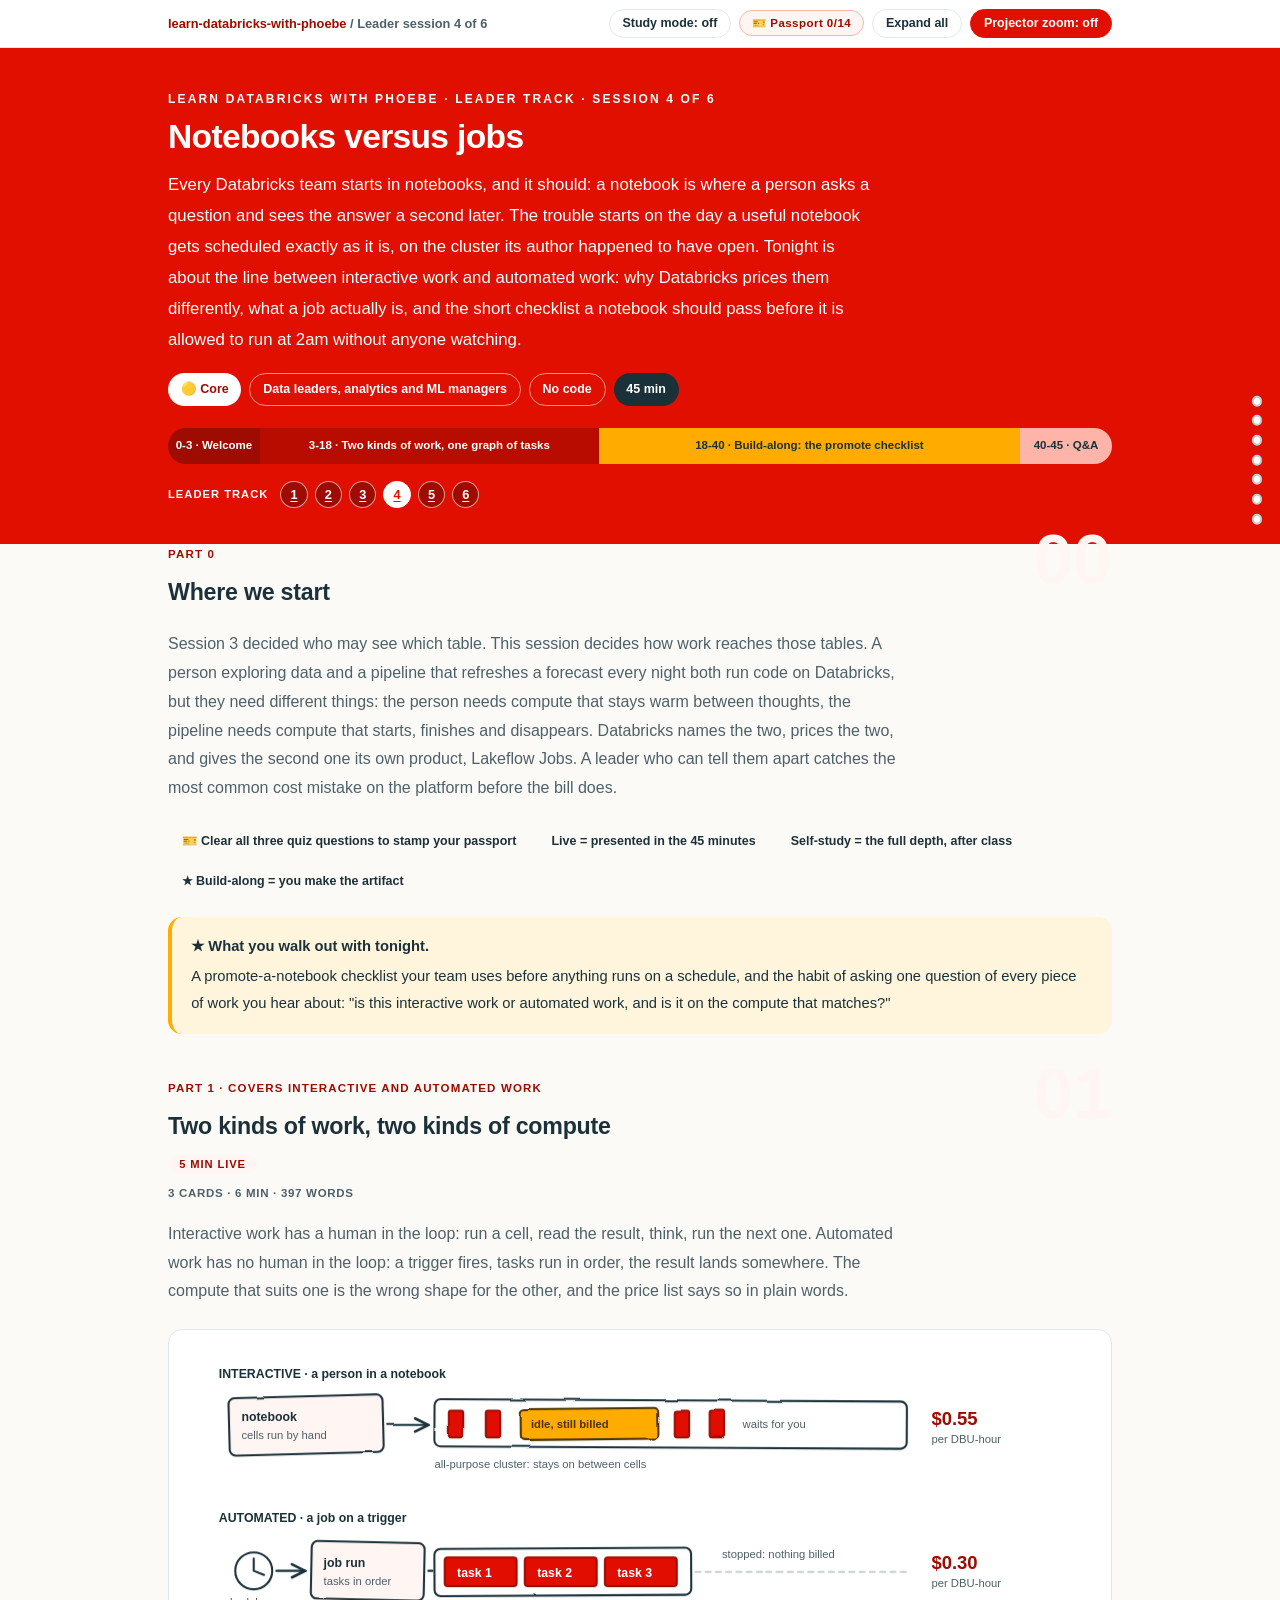
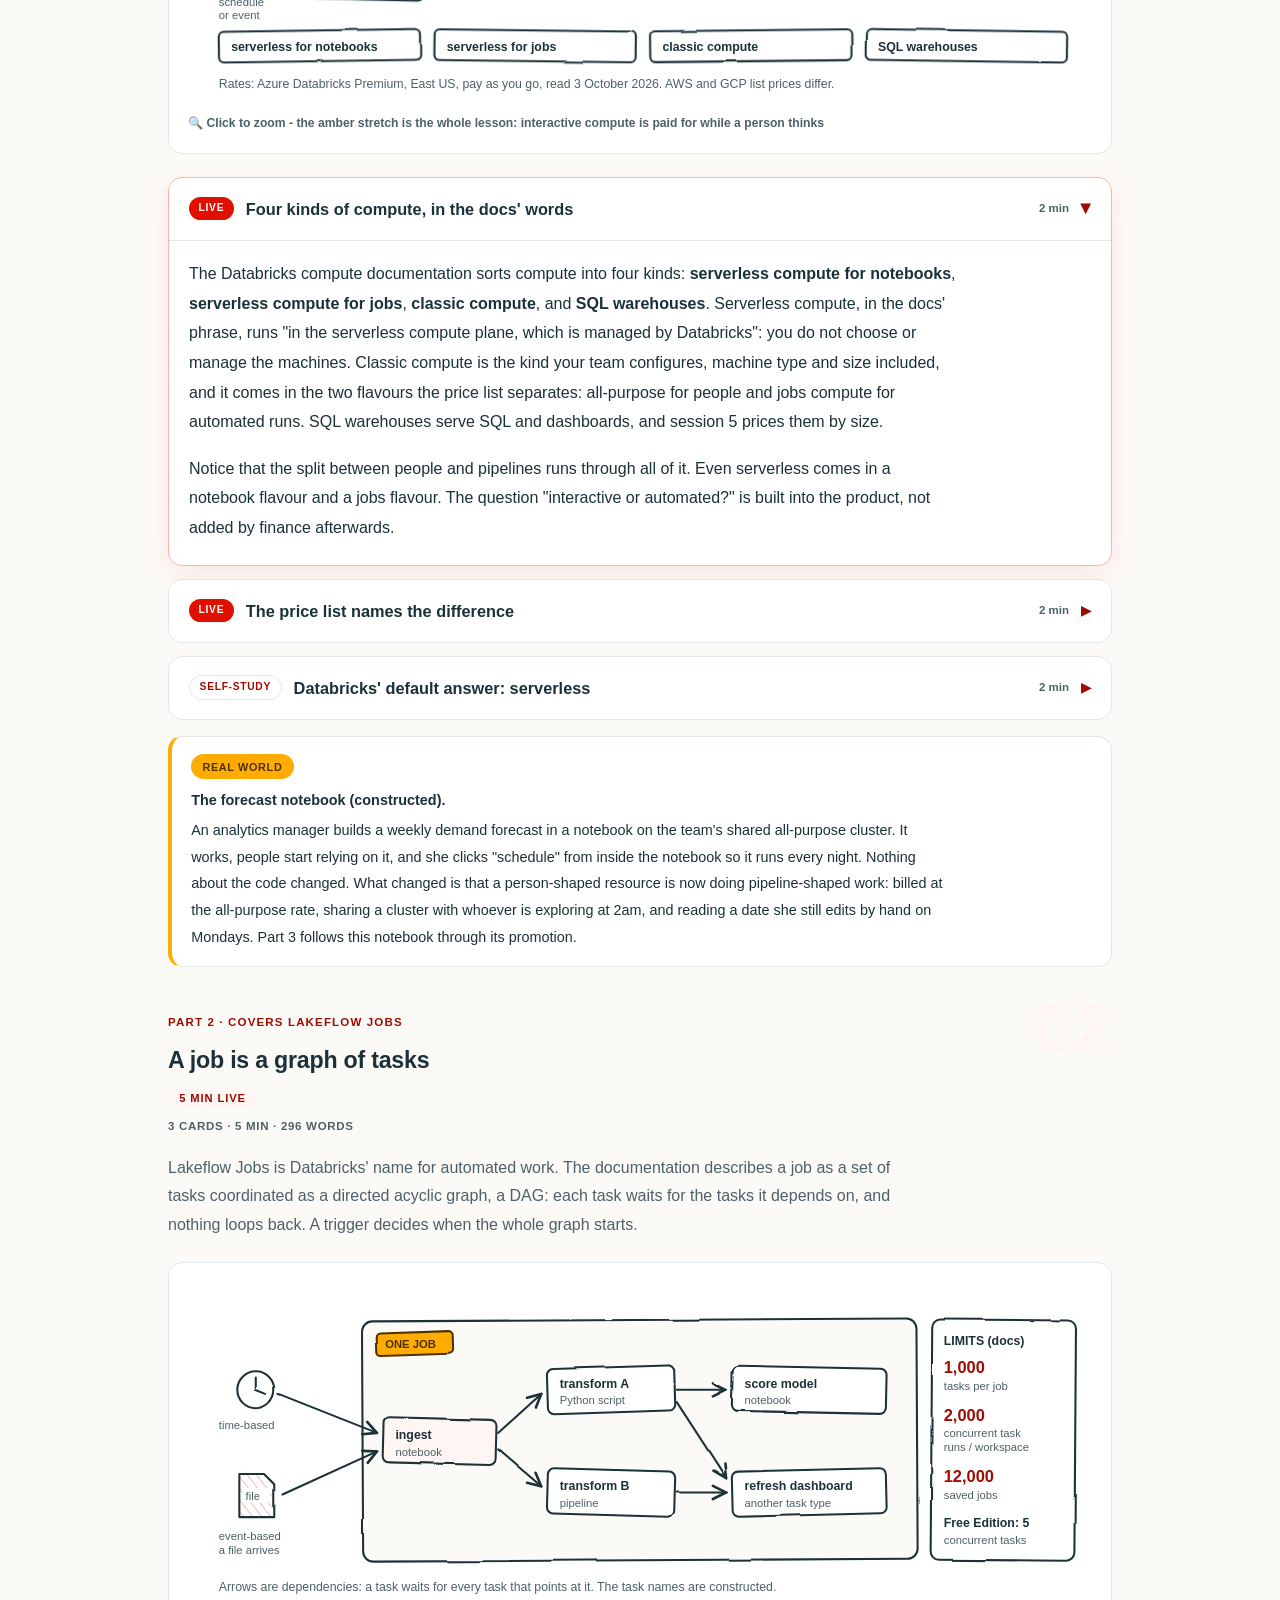
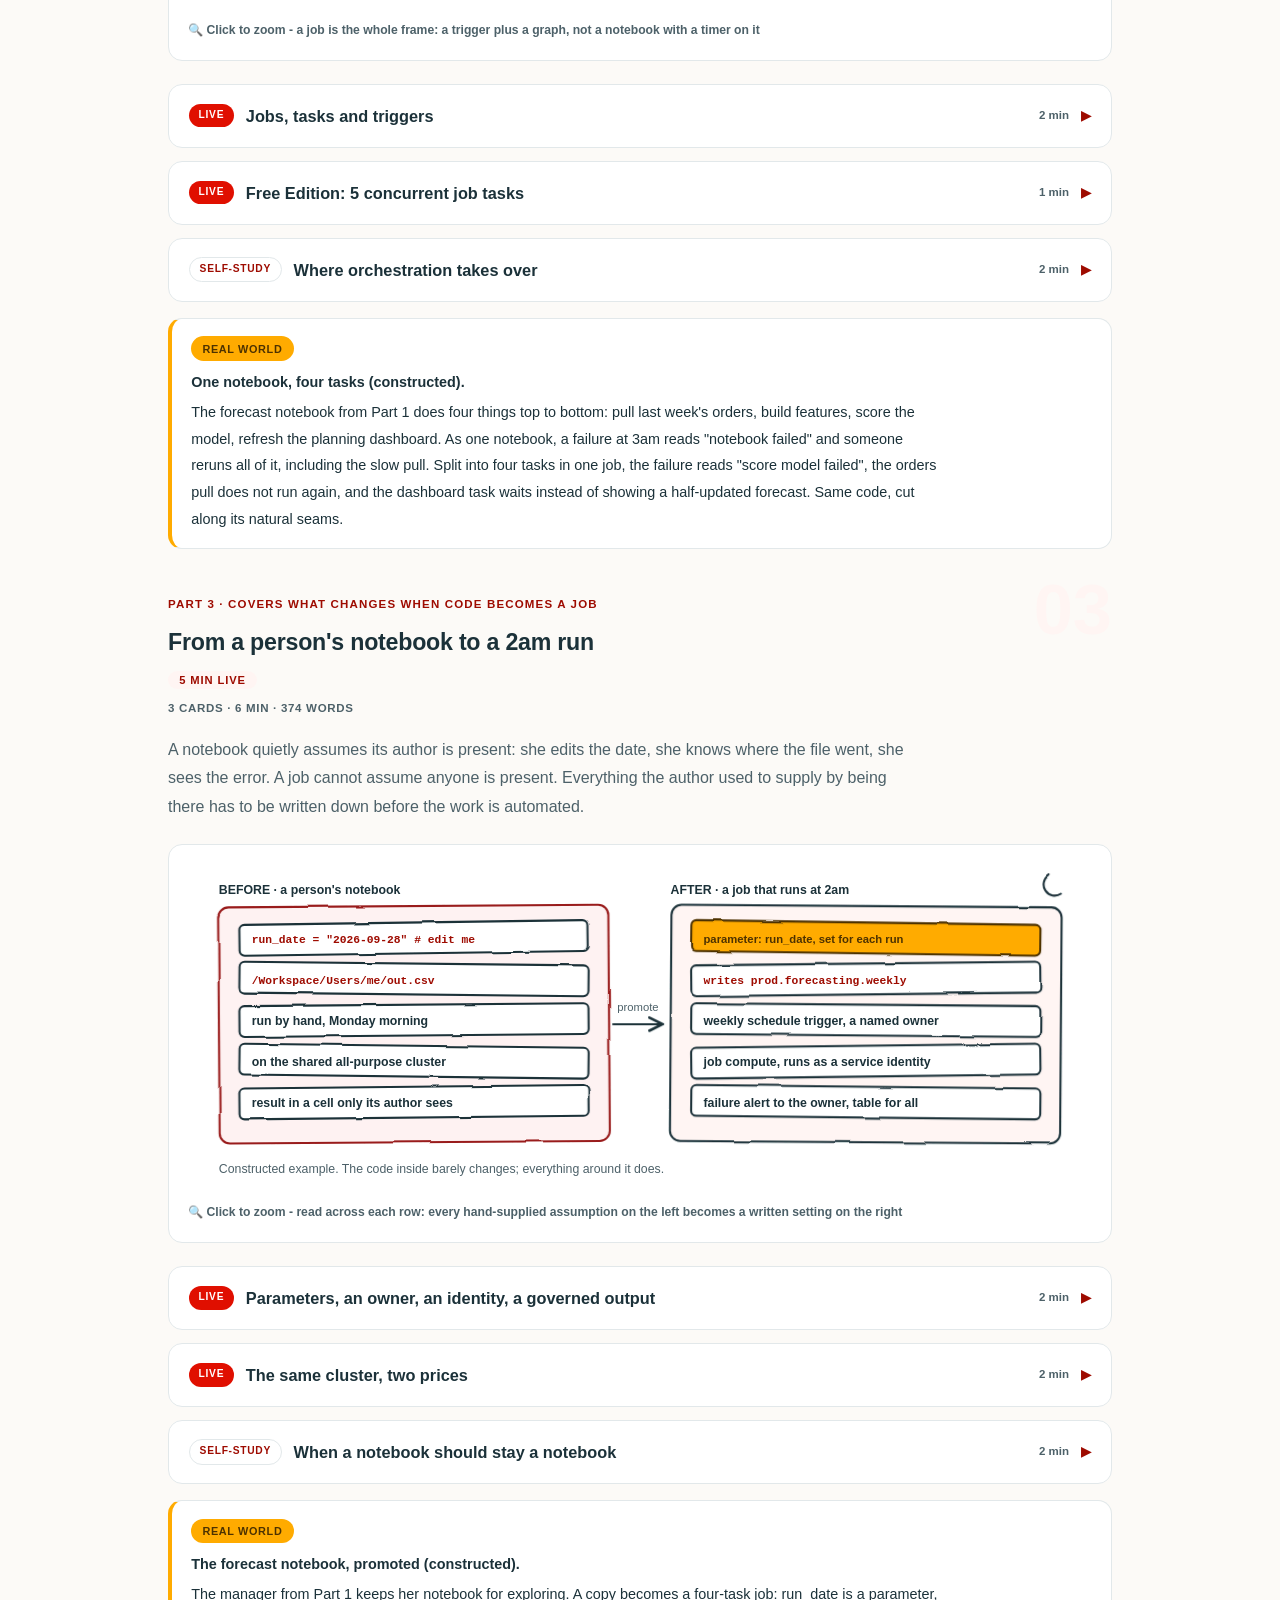
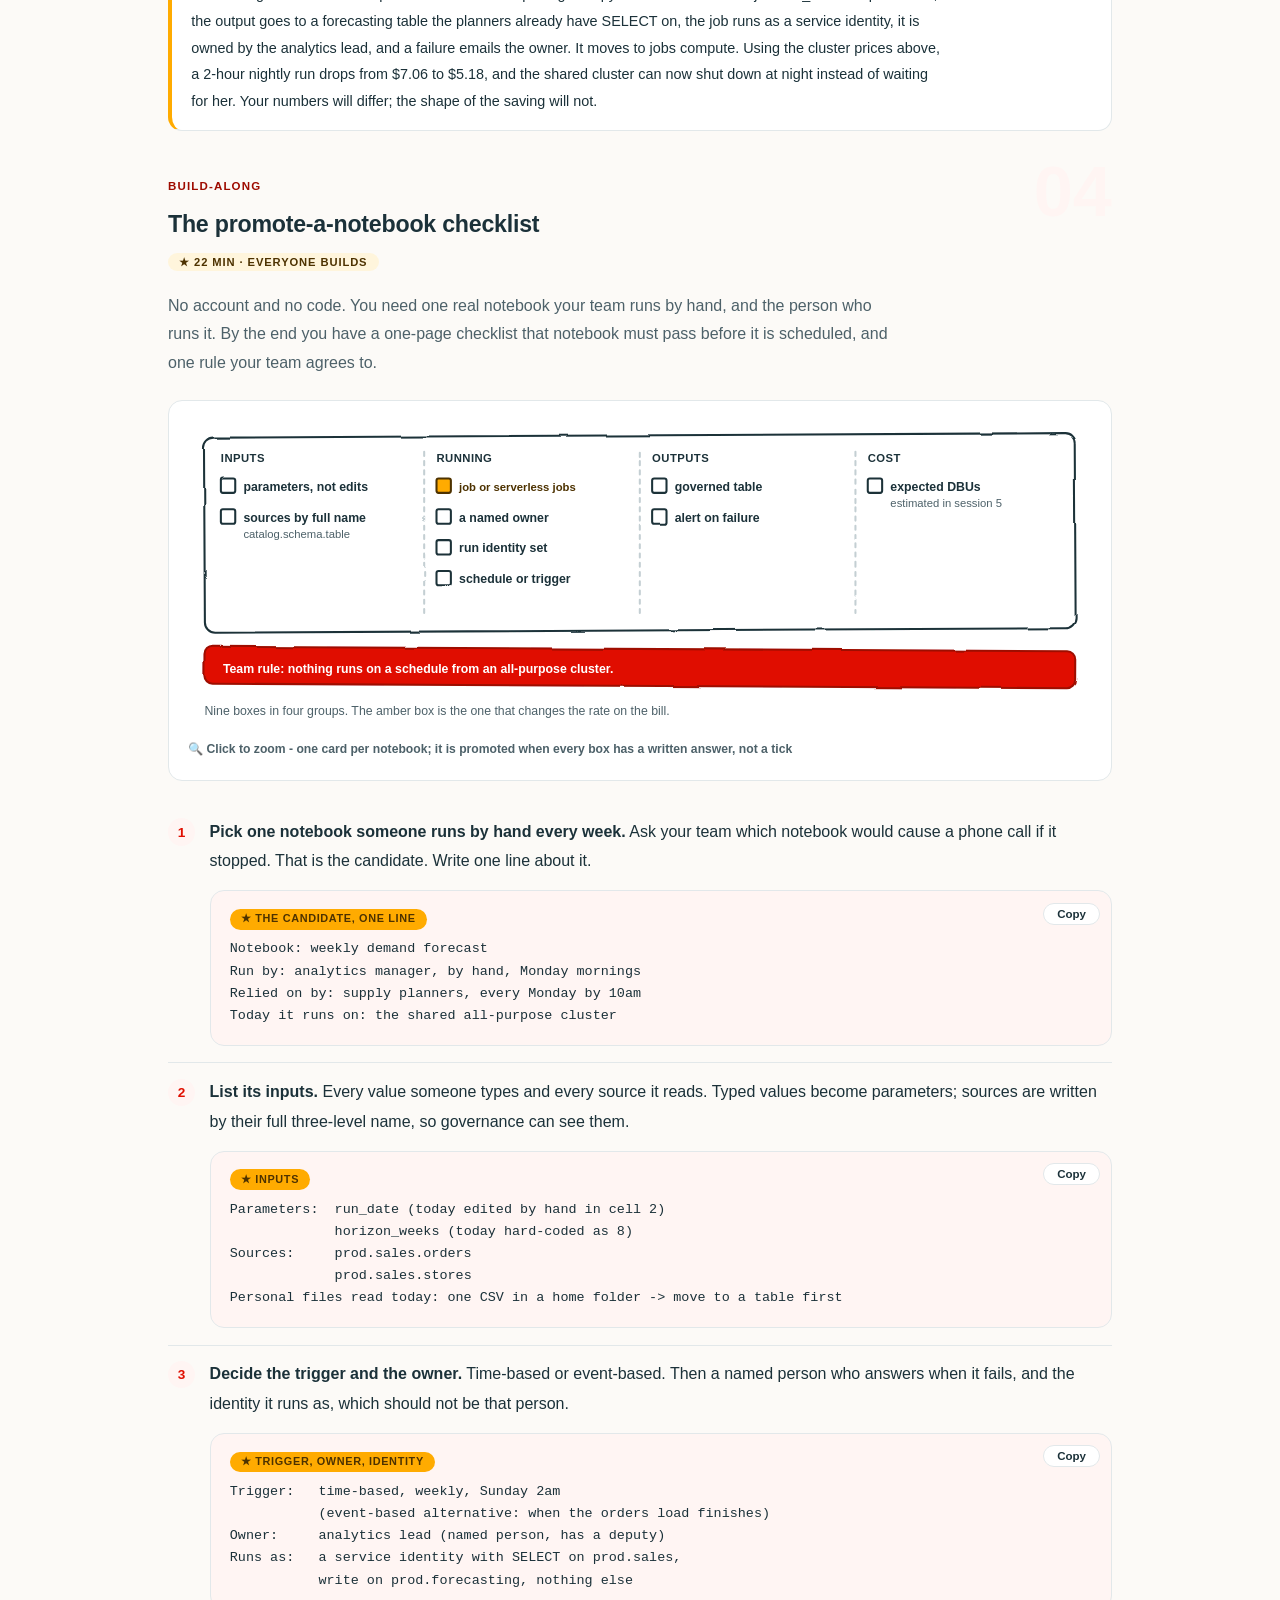
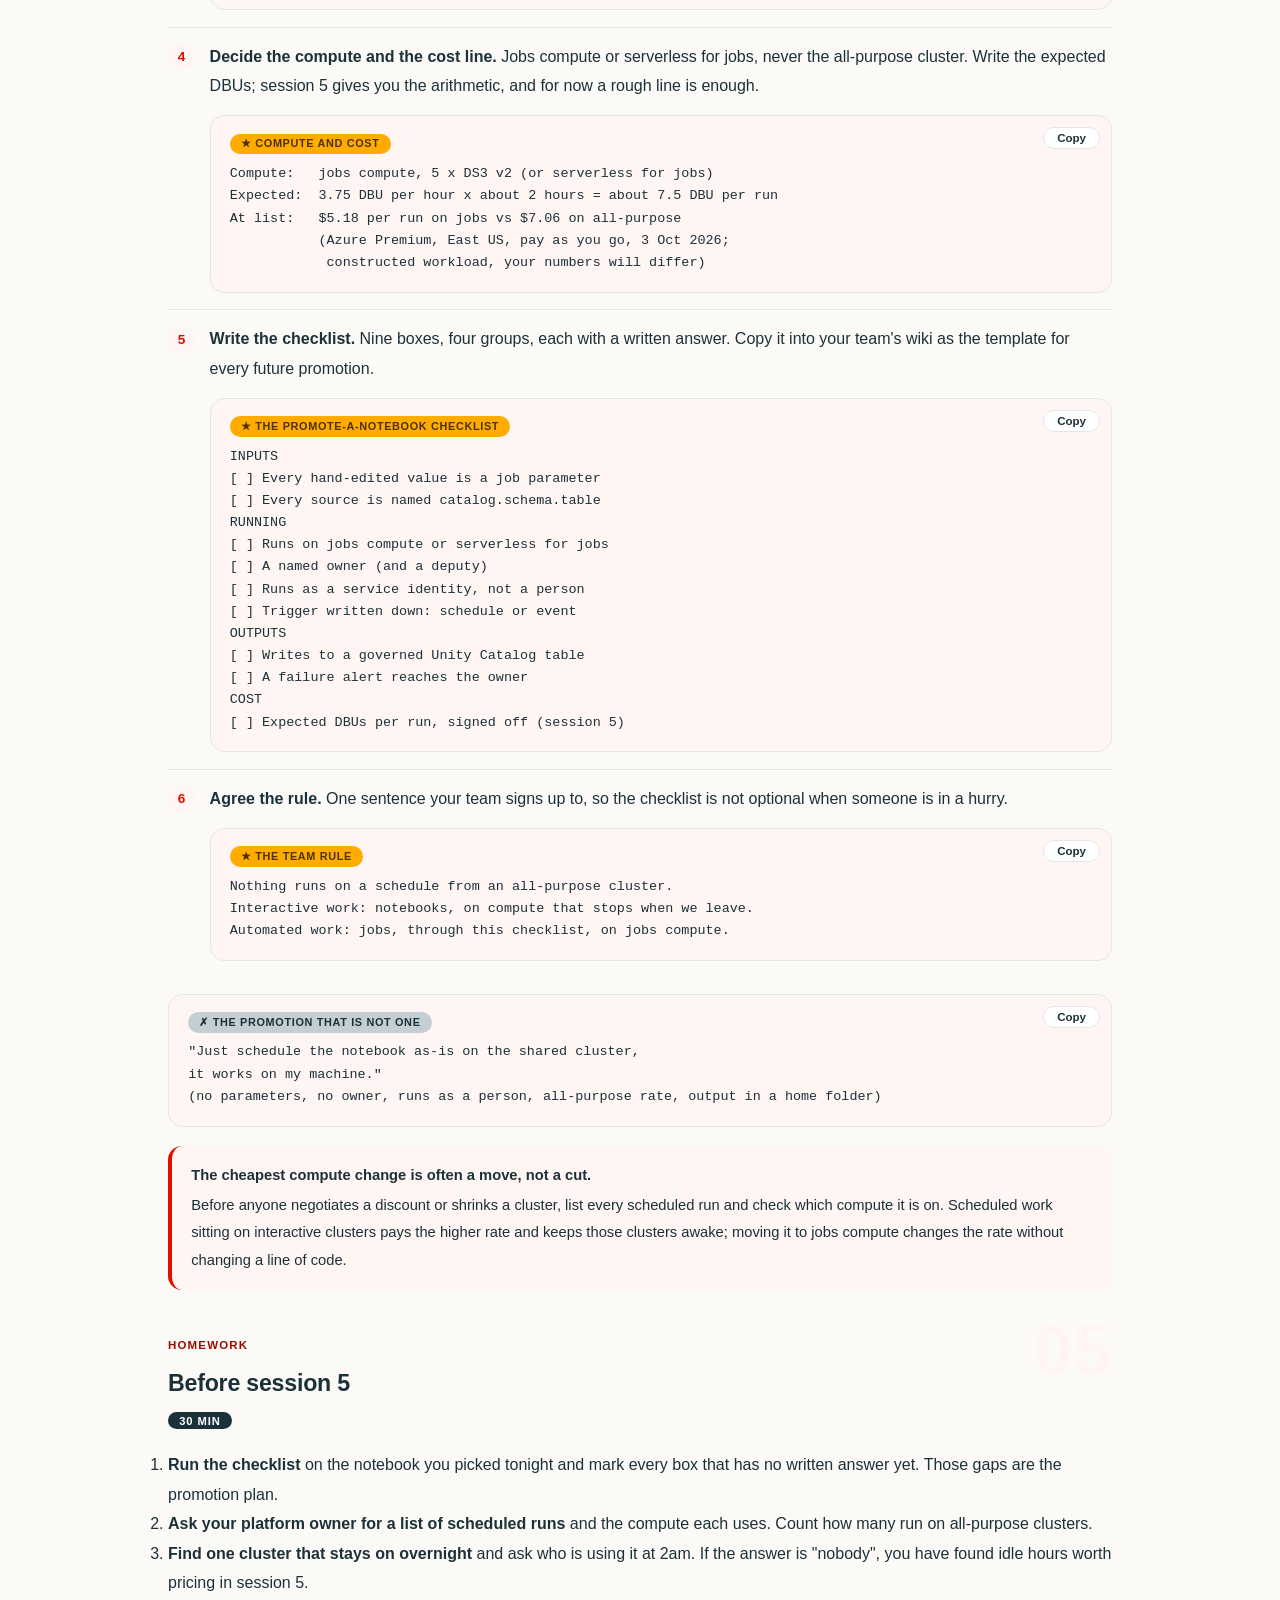
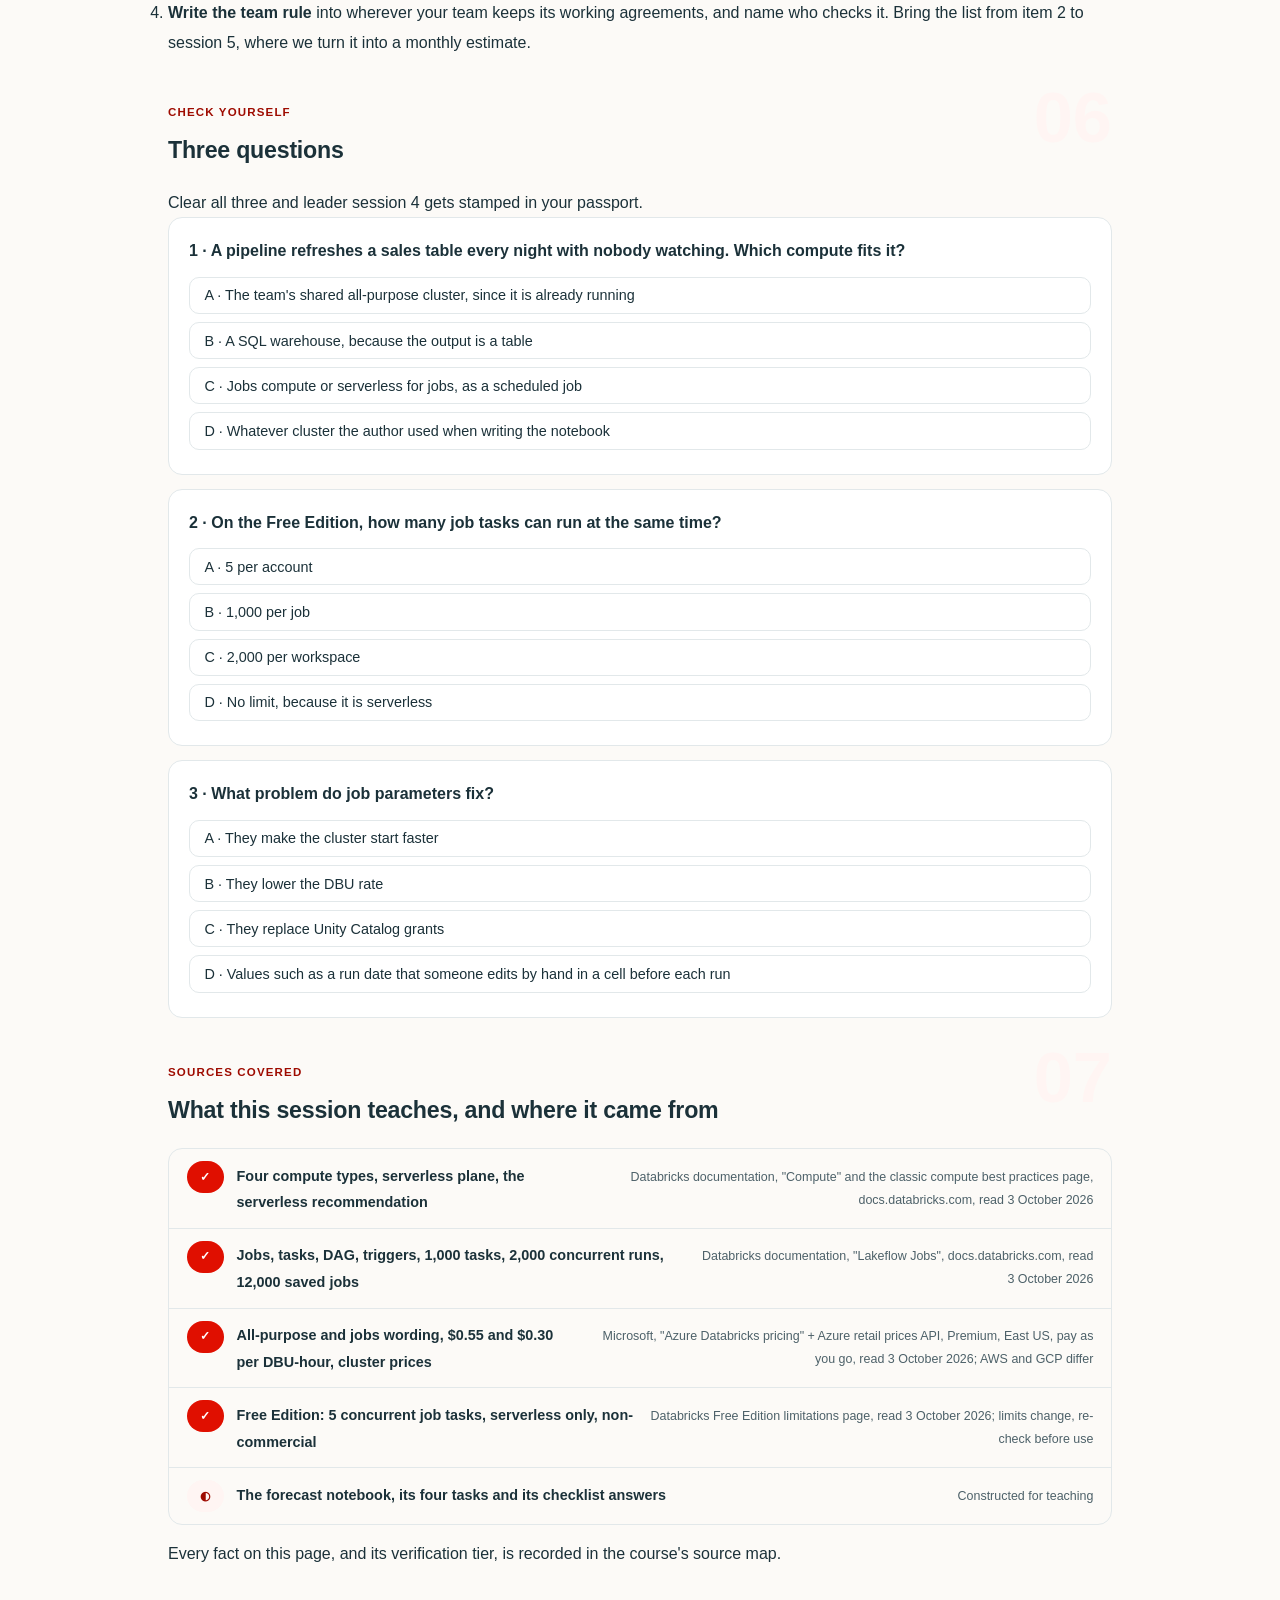
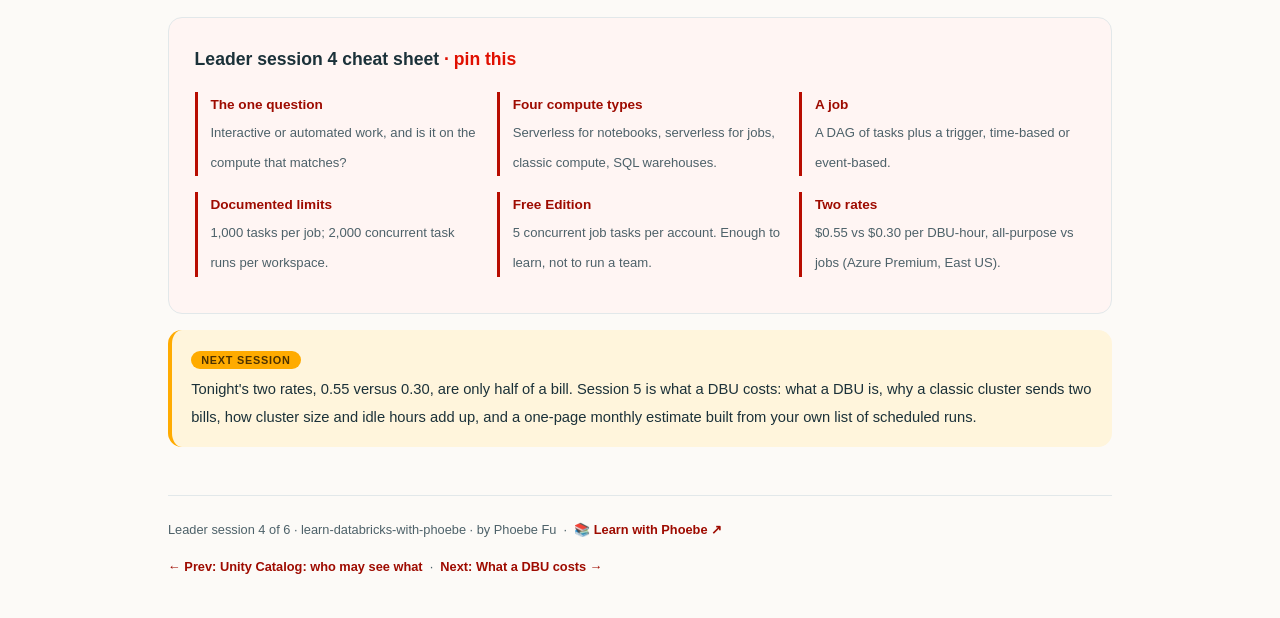
<file: courses/a4-notebooks-vs-jobs.html>
<!DOCTYPE html>
<html lang="en">
<head>
<meta charset="UTF-8">
<meta name="viewport" content="width=device-width, initial-scale=1.0">
<!-- social:start -->
<meta name="description" content="Leader session 4 of 6. Notebooks versus jobs: interactive work and automated work run on different compute at different prices, a Lakeflow job is a graph of tasks with a trigger, and a notebook needs parameters, an owner and a governed output before it runs on a schedule.">
<meta property="og:type" content="article">
<meta property="og:site_name" content="Learn with Phoebe">
<meta property="og:title" content="Notebooks versus jobs - learn databricks with phoebe">
<meta property="og:description" content="Leader session 4 of 6. Two kinds of work, two kinds of compute, two prices per DBU-hour, and the checklist a notebook passes before it runs at 2am.">
<meta property="og:url" content="https://phoebefu6.github.io/learn-databricks-with-phoebe/courses/a4-notebooks-vs-jobs.html">
<meta property="og:image" content="https://phoebefu6.github.io/learn-databricks-with-phoebe/assets/og-cover.png">
<meta property="og:image:width" content="1200">
<meta property="og:image:height" content="630">
<meta name="twitter:card" content="summary_large_image">
<meta name="twitter:title" content="Notebooks versus jobs - learn databricks with phoebe">
<meta name="twitter:description" content="Leader session 4 of 6. Interactive or automated, and is it on the compute that matches?">
<meta name="twitter:image" content="https://phoebefu6.github.io/learn-databricks-with-phoebe/assets/og-cover.png">
<!-- social:end -->
<title>Leader session 4 · Notebooks versus jobs - learn databricks with phoebe</title>
<link rel="stylesheet" href="../assets/style.css?v=22">
</head>
<body>

<div class="toolbar">
  <div class="wrap">
    <span class="crumb"><a href="../index.html">learn-databricks-with-phoebe</a> / Leader session 4 of 6</span>
    <button class="btn" id="toggle-all" type="button">Expand all</button>
    <button class="btn primary" id="zoom-toggle" type="button">Projector zoom: off</button>
  </div>
</div>

<header class="masthead">
  <div class="wrap">
    <div class="eyebrow">Learn Databricks with Phoebe · Leader track · Session 4 of 6</div>
    <h1>Notebooks versus <span class="accent">jobs</span></h1>
    <p class="sub">Every Databricks team starts in notebooks, and it should: a notebook is where a person asks a question and sees the answer a second later. The trouble starts on the day a useful notebook gets scheduled exactly as it is, on the cluster its author happened to have open. Tonight is about the line between interactive work and automated work: why Databricks prices them differently, what a job actually is, and the short checklist a notebook should pass before it is allowed to run at 2am without anyone watching.</p>
    <div class="chip-row">
      <span class="chip level">🟡 Core</span>
      <span class="chip audience">Data leaders, analytics and ML managers</span>
      <span class="chip audience">No code</span>
      <span class="chip time">45 min</span>
    </div>
    <div class="agenda">
      <span class="a1" style="flex:1">0-3 · Welcome</span>
      <span class="a2" style="flex:4">3-18 · Two kinds of work, one graph of tasks</span>
      <span class="a3" style="flex:5">18-40 · Build-along: the promote checklist</span>
      <span class="a4" style="flex:1">40-45 · Q&amp;A</span>
    </div>
  </div>
</header>

<main class="wrap">

  <section class="section" id="intro">
    <div class="section-kicker">
      <span class="klabel">Part 0</span>
      <h2>Where we start</h2>
    </div>
    <p class="lede">Session 3 decided who may see which table. This session decides how work reaches those tables. A person exploring data and a pipeline that refreshes a forecast every night both run code on Databricks, but they need different things: the person needs compute that stays warm between thoughts, the pipeline needs compute that starts, finishes and disappears. Databricks names the two, prices the two, and gives the second one its own product, Lakeflow Jobs. A leader who can tell them apart catches the most common cost mistake on the platform before the bill does.</p>

    <div class="legend">
      <span class="pill">🎫 Clear all three quiz questions to stamp your passport</span>
      <span class="pill">Live = presented in the 45 minutes</span>
      <span class="pill">Self-study = the full depth, after class</span>
      <span class="pill">★ Build-along = you make the artifact</span>
    </div>

    <div class="callout win">
      <p><strong>★ What you walk out with tonight.</strong> A promote-a-notebook checklist your team uses before anything runs on a schedule, and the habit of asking one question of every piece of work you hear about: "is this interactive work or automated work, and is it on the compute that matches?"</p>
    </div>
  </section>

  <section class="section" id="part-1">
    <div class="section-kicker">
      <span class="klabel">Part 1 · covers interactive and automated work</span>
      <h2>Two kinds of work, two kinds of compute</h2>
      <span class="tag concept">5 min live</span>
    </div>
    <p class="lede">Interactive work has a human in the loop: run a cell, read the result, think, run the next one. Automated work has no human in the loop: a trigger fires, tasks run in order, the result lands somewhere. The compute that suits one is the wrong shape for the other, and the price list says so in plain words.</p>

    <figure class="zoomable">
      <svg viewBox="0 0 880 344" xmlns="http://www.w3.org/2000/svg" role="img" aria-label="Two lanes. Top lane, interactive: a person runs notebook cells by hand on an all-purpose cluster. The cluster bar shows short bursts of work separated by a long idle stretch that is still billed, and it keeps waiting until someone stops it. List rate 0.55 dollars per DBU-hour. Bottom lane, automated: a schedule or event triggers a job run; job compute starts, runs three tasks in order, and stops, after which nothing is billed. List rate 0.30 dollars per DBU-hour. Underneath, the four compute types from the Databricks compute docs: serverless for notebooks, serverless for jobs, classic compute, SQL warehouses.">
        <defs>
          <filter id="a4aSk" x="-3%" y="-3%" width="106%" height="106%"><feTurbulence type="fractalNoise" baseFrequency="0.02" numOctaves="2" seed="43" result="n"/><feDisplacementMap in="SourceGraphic" in2="n" scale="2.4" xChannelSelector="R" yChannelSelector="G"/></filter>
          <pattern id="a4aHc" patternUnits="userSpaceOnUse" width="7" height="7" patternTransform="rotate(-38)"><line x1="0" y1="0" x2="0" y2="7" stroke="#E00F00" stroke-width="1" opacity=".5"/></pattern>
          <marker id="a4aAr" viewBox="0 0 10 10" refX="9" refY="5" markerWidth="8" markerHeight="8" orient="auto"><path d="M1 1 L9 5 L1 9" fill="none" stroke="#1B3139" stroke-width="1.6" stroke-linecap="round"/></marker>
        </defs>
        <style>
          .a4aH { font: 800 12px Inter, sans-serif; fill: #1B3139; }
          .a4aL { font: 600 12px Inter, sans-serif; fill: #1B3139; }
          .a4aS { font: 400 11px Inter, sans-serif; fill: #4D6169; }
          .a4aB { font: 800 11px Inter, sans-serif; fill: #4D3200; }
          .a4aV { font: 800 18px Inter, sans-serif; fill: #9E0B00; }
          .a4aW { font: 800 12px Inter, sans-serif; fill: #FFFFFF; }
          .a4aN { font: 400 12px Inter, sans-serif; fill: #4D6169; }
        </style>

        <text class="a4aH" x="30" y="28">INTERACTIVE · a person in a notebook</text>
        <text class="a4aH" x="30" y="168">AUTOMATED · a job on a trigger</text>

        <g filter="url(#a4aSk)" fill="none" stroke="#1B3139" stroke-width="2" stroke-linecap="round" stroke-linejoin="round">
          <!-- lane 1: notebook on all-purpose -->
          <rect x="40" y="46" width="150" height="56" rx="6" transform="rotate(-1.5 115 74)" fill="#FFF5F3"/>
          <path d="M194 74 L234 74" marker-end="url(#a4aAr)"/>
          <rect x="240" y="50" width="460" height="46" rx="6" transform="rotate(0.3 470 73)" fill="#FFFFFF"/>
          <rect x="254" y="60" width="14" height="26" rx="2" fill="#E00F00" stroke="#9E0B00"/>
          <rect x="290" y="60" width="14" height="26" rx="2" fill="#E00F00" stroke="#9E0B00"/>
          <rect x="324" y="58" width="134" height="30" rx="4" transform="rotate(-0.6 391 73)" fill="#FFAB00" stroke="#4D3200"/>
          <rect x="474" y="60" width="14" height="26" rx="2" fill="#E00F00" stroke="#9E0B00"/>
          <rect x="508" y="60" width="14" height="26" rx="2" fill="#E00F00" stroke="#9E0B00"/>
          <!-- lane 2: job on job compute -->
          <circle cx="64" cy="216" r="18" fill="#FFFFFF"/>
          <path d="M64 216 L64 204 M64 216 L74 220"/>
          <path d="M86 216 L114 216" marker-end="url(#a4aAr)"/>
          <rect x="120" y="188" width="110" height="56" rx="6" transform="rotate(1.2 175 216)" fill="#FFF5F3"/>
          <path d="M234 216 L238 216"/>
          <rect x="240" y="194" width="250" height="46" rx="6" transform="rotate(-0.3 365 217)" fill="#FFFFFF"/>
          <rect x="250" y="203" width="70" height="28" rx="3" fill="#E00F00" stroke="#9E0B00"/>
          <rect x="328" y="203" width="70" height="28" rx="3" fill="#E00F00" stroke="#9E0B00"/>
          <rect x="406" y="203" width="70" height="28" rx="3" fill="#E00F00" stroke="#9E0B00"/>
          <path d="M494 217 L700 217" stroke="#C4CFD3" stroke-dasharray="5 5"/>
          <!-- the four compute types -->
          <rect x="30" y="274" width="196" height="30" rx="5" transform="rotate(-0.8 128 289)" fill="#FFFFFF"/>
          <rect x="240" y="274" width="196" height="30" rx="5" transform="rotate(0.7 338 289)" fill="#FFFFFF"/>
          <rect x="450" y="274" width="196" height="30" rx="5" transform="rotate(-0.6 548 289)" fill="#FFFFFF"/>
          <rect x="660" y="274" width="196" height="30" rx="5" transform="rotate(0.8 758 289)" fill="#FFFFFF"/>
        </g>

        <text class="a4aL" x="52" y="70">notebook</text>
        <text class="a4aS" x="52" y="88">cells run by hand</text>
        <text class="a4aB" x="334" y="77">idle, still billed</text>
        <text class="a4aS" x="540" y="77">waits for you</text>
        <text class="a4aS" x="240" y="116">all-purpose cluster: stays on between cells</text>
        <text class="a4aV" x="724" y="74">$0.55</text>
        <text class="a4aS" x="724" y="92">per DBU-hour</text>

        <text class="a4aS" x="30" y="250">schedule</text>
        <text class="a4aS" x="30" y="263">or event</text>
        <text class="a4aL" x="132" y="212">job run</text>
        <text class="a4aS" x="132" y="230">tasks in order</text>
        <text class="a4aW" x="262" y="222">task 1</text>
        <text class="a4aW" x="340" y="222">task 2</text>
        <text class="a4aW" x="418" y="222">task 3</text>
        <text class="a4aS" x="520" y="204">stopped: nothing billed</text>
        <text class="a4aV" x="724" y="214">$0.30</text>
        <text class="a4aS" x="724" y="232">per DBU-hour</text>

        <text class="a4aL" x="42" y="294">serverless for notebooks</text>
        <text class="a4aL" x="252" y="294">serverless for jobs</text>
        <text class="a4aL" x="462" y="294">classic compute</text>
        <text class="a4aL" x="672" y="294">SQL warehouses</text>

        <text class="a4aN" x="30" y="330">Rates: Azure Databricks Premium, East US, pay as you go, read 3 October 2026. AWS and GCP list prices differ.</text>
      </svg>
      <figcaption>🔍 Click to zoom - the amber stretch is the whole lesson: interactive compute is paid for while a person thinks</figcaption>
    </figure>

    <details class="card" open>
      <summary><span class="mode live">Live</span>Four kinds of compute, in the docs' words<span class="mini">2 min</span><span class="caret">▶</span></summary>
      <div class="body">
        <p>The Databricks compute documentation sorts compute into four kinds: <strong>serverless compute for notebooks</strong>, <strong>serverless compute for jobs</strong>, <strong>classic compute</strong>, and <strong>SQL warehouses</strong>. Serverless compute, in the docs' phrase, runs "in the serverless compute plane, which is managed by Databricks": you do not choose or manage the machines. Classic compute is the kind your team configures, machine type and size included, and it comes in the two flavours the price list separates: all-purpose for people and jobs compute for automated runs. SQL warehouses serve SQL and dashboards, and session 5 prices them by size.</p>
        <p>Notice that the split between people and pipelines runs through all of it. Even serverless comes in a notebook flavour and a jobs flavour. The question "interactive or automated?" is built into the product, not added by finance afterwards.</p>
      </div>
    </details>

    <details class="card">
      <summary><span class="mode live">Live</span>The price list names the difference<span class="mini">2 min</span><span class="caret">▶</span></summary>
      <div class="body">
        <p>The Azure Databricks pricing page describes all-purpose compute as for "Interactive workloads to analyze data collaboratively with notebooks" and jobs compute as for "Automated workloads to run fast and robust jobs via API or UI". The list rates, Azure Databricks Premium, East US, pay as you go, read 3 October 2026: <strong>$0.55 per DBU-hour all-purpose, $0.30 per DBU-hour jobs</strong>. All-purpose costs 1.83 times as much per DBU for the same machines. AWS and GCP list prices differ, so re-read your own cloud's page before quoting a number to anyone.</p>
        <p>A DBU is Databricks' unit of processing, billed per second; session 5 is the full arithmetic. For tonight, one fact is enough: the same work on the same cluster size costs less as a job than as a notebook someone left attached.</p>
      </div>
    </details>

    <details class="card">
      <summary><span class="mode self">Self-study</span>Databricks' default answer: serverless<span class="mini">2 min</span><span class="caret">▶</span></summary>
      <div class="body">
        <p>The classic compute best practices page says it directly: "For most new workloads, Databricks recommends using serverless compute." Read that as the vendor's recommendation, which it is, with real reasons behind it: no cluster to size, no cluster to forget to stop. The same Azure price list shows the interactive and automated split survives the move: interactive serverless is listed at $0.95 per DBU-hour and automated serverless at $0.45. Do not set those two rates beside the classic ones and pick a winner; session 5 does the arithmetic.</p>
        <p>If your team learns on the Free Edition, serverless is all there is: it is free, for non-commercial use, and serverless only, with no custom compute. The limits change, so re-check the Free Edition limitations page before you plan a course or a pilot around them.</p>
      </div>
    </details>

    <div class="callout example">
      <span class="ex-pill">Real world</span>
      <p><strong>The forecast notebook (constructed).</strong> An analytics manager builds a weekly demand forecast in a notebook on the team's shared all-purpose cluster. It works, people start relying on it, and she clicks "schedule" from inside the notebook so it runs every night. Nothing about the code changed. What changed is that a person-shaped resource is now doing pipeline-shaped work: billed at the all-purpose rate, sharing a cluster with whoever is exploring at 2am, and reading a date she still edits by hand on Mondays. Part 3 follows this notebook through its promotion.</p>
    </div>
  </section>

  <section class="section" id="part-2">
    <div class="section-kicker">
      <span class="klabel">Part 2 · covers Lakeflow Jobs</span>
      <h2>A job is a graph of tasks</h2>
      <span class="tag concept">5 min live</span>
    </div>
    <p class="lede">Lakeflow Jobs is Databricks' name for automated work. The documentation describes a job as a set of tasks coordinated as a directed acyclic graph, a DAG: each task waits for the tasks it depends on, and nothing loops back. A trigger decides when the whole graph starts.</p>

    <figure class="zoomable">
      <svg viewBox="0 0 880 318" xmlns="http://www.w3.org/2000/svg" role="img" aria-label="A Lakeflow job drawn as a graph. Two triggers on the left: a clock for time-based and a file arriving for event-based. Both start an ingest task, a notebook. Ingest feeds two transform tasks, a Python script and a pipeline. Transform A feeds a model-scoring notebook and, with transform B, a dashboard-refresh task. A side panel lists documented limits: up to 1,000 tasks per job, 2,000 concurrent task runs per workspace, 12,000 saved jobs; Free Edition allows 5 concurrent job tasks per account.">
        <defs>
          <filter id="a4bSk" x="-3%" y="-3%" width="106%" height="106%"><feTurbulence type="fractalNoise" baseFrequency="0.02" numOctaves="2" seed="47" result="n"/><feDisplacementMap in="SourceGraphic" in2="n" scale="2.4" xChannelSelector="R" yChannelSelector="G"/></filter>
          <pattern id="a4bHc" patternUnits="userSpaceOnUse" width="7" height="7" patternTransform="rotate(-38)"><line x1="0" y1="0" x2="0" y2="7" stroke="#E00F00" stroke-width="1" opacity=".5"/></pattern>
          <marker id="a4bAr" viewBox="0 0 10 10" refX="9" refY="5" markerWidth="8" markerHeight="8" orient="auto"><path d="M1 1 L9 5 L1 9" fill="none" stroke="#1B3139" stroke-width="1.6" stroke-linecap="round"/></marker>
        </defs>
        <style>
          .a4bH { font: 800 12px Inter, sans-serif; fill: #1B3139; }
          .a4bL { font: 600 12px Inter, sans-serif; fill: #1B3139; }
          .a4bS { font: 400 11px Inter, sans-serif; fill: #4D6169; }
          .a4bB { font: 800 11px Inter, sans-serif; fill: #4D3200; }
          .a4bV { font: 800 16px Inter, sans-serif; fill: #9E0B00; }
          .a4bN { font: 400 12px Inter, sans-serif; fill: #4D6169; }
        </style>

        <g filter="url(#a4bSk)" fill="none" stroke="#1B3139" stroke-width="2" stroke-linecap="round" stroke-linejoin="round">
          <!-- job frame -->
          <rect x="170" y="36" width="540" height="234" rx="10" transform="rotate(-0.3 440 153)" fill="#FCFAF7"/>
          <rect x="184" y="48" width="74" height="22" rx="4" transform="rotate(-2 221 59)" fill="#FFAB00" stroke="#4D3200"/>
          <!-- triggers -->
          <circle cx="66" cy="104" r="18" fill="#FFFFFF"/>
          <path d="M66 104 L66 92 M66 104 L76 108"/>
          <path d="M50 186 L74 186 L84 196 L84 228 L50 228 Z" fill="url(#a4bHc)"/>
          <path d="M88 108 L184 146" marker-end="url(#a4bAr)"/>
          <path d="M92 206 L184 164" marker-end="url(#a4bAr)"/>
          <!-- tasks -->
          <rect x="190" y="132" width="110" height="44" rx="6" transform="rotate(1.5 245 154)" fill="#FFF5F3"/>
          <rect x="350" y="82" width="124" height="44" rx="6" transform="rotate(-1.8 412 104)" fill="#FFFFFF"/>
          <rect x="350" y="182" width="124" height="44" rx="6" transform="rotate(1.6 412 204)" fill="#FFFFFF"/>
          <rect x="530" y="82" width="150" height="44" rx="6" transform="rotate(1.2 605 104)" fill="#FFFFFF"/>
          <rect x="530" y="182" width="150" height="44" rx="6" transform="rotate(-1.4 605 204)" fill="#FFFFFF"/>
          <path d="M302 146 L344 108" marker-end="url(#a4bAr)"/>
          <path d="M302 162 L344 198" marker-end="url(#a4bAr)"/>
          <path d="M476 104 L524 104" marker-end="url(#a4bAr)"/>
          <path d="M476 204 L524 204" marker-end="url(#a4bAr)"/>
          <path d="M476 116 L524 190" marker-end="url(#a4bAr)"/>
          <!-- limits panel -->
          <rect x="724" y="36" width="140" height="234" rx="8" transform="rotate(0.4 794 153)" fill="#FFFFFF"/>
        </g>

        <rect x="54" y="200" width="26" height="14" rx="2" fill="#FFFFFF"/>
        <text class="a4bS" x="56" y="211">file</text>
        <text class="a4bS" x="30" y="142">time-based</text>
        <text class="a4bS" x="30" y="250">event-based</text>
        <text class="a4bS" x="30" y="264">a file arrives</text>
        <text class="a4bB" x="192" y="63">ONE JOB</text>

        <text class="a4bL" x="202" y="152">ingest</text>
        <text class="a4bS" x="202" y="168">notebook</text>
        <text class="a4bL" x="362" y="102">transform A</text>
        <text class="a4bS" x="362" y="118">Python script</text>
        <text class="a4bL" x="362" y="202">transform B</text>
        <text class="a4bS" x="362" y="218">pipeline</text>
        <text class="a4bL" x="542" y="102">score model</text>
        <text class="a4bS" x="542" y="118">notebook</text>
        <text class="a4bL" x="542" y="202">refresh dashboard</text>
        <text class="a4bS" x="542" y="218">another task type</text>

        <text class="a4bH" x="736" y="60">LIMITS (docs)</text>
        <text class="a4bV" x="736" y="88">1,000</text>
        <text class="a4bS" x="736" y="104">tasks per job</text>
        <text class="a4bV" x="736" y="134">2,000</text>
        <text class="a4bS" x="736" y="150">concurrent task</text>
        <text class="a4bS" x="736" y="164">runs / workspace</text>
        <text class="a4bV" x="736" y="194">12,000</text>
        <text class="a4bS" x="736" y="210">saved jobs</text>
        <text class="a4bL" x="736" y="238">Free Edition: 5</text>
        <text class="a4bS" x="736" y="254">concurrent tasks</text>

        <text class="a4bN" x="30" y="300">Arrows are dependencies: a task waits for every task that points at it. The task names are constructed.</text>
      </svg>
      <figcaption>🔍 Click to zoom - a job is the whole frame: a trigger plus a graph, not a notebook with a timer on it</figcaption>
    </figure>

    <details class="card">
      <summary><span class="mode live">Live</span>Jobs, tasks and triggers<span class="mini">2 min</span><span class="caret">▶</span></summary>
      <div class="body">
        <p>Three words carry the whole product. A <strong>task</strong> is one unit of work: a notebook, a Python script, a pipeline, and other types the docs list. A <strong>job</strong> is a set of tasks and the dependencies between them, drawn as a DAG. A <strong>trigger</strong> starts the job, and the docs name two families: <strong>time-based</strong> (a schedule) and <strong>event-based</strong> (something happens, such as a file arriving).</p>
        <p>The documented ceilings tell you the intended scale: a job holds up to 1,000 tasks, a workspace runs up to 2,000 concurrent task runs, and the docs cap saved jobs at 12,000. The useful reading for a leader is the opposite: a single notebook that does ingest, cleaning, scoring and refreshing in one long run is using a 1,000-task tool as a one-task tool, and when it fails you learn only that "the notebook failed".</p>
      </div>
    </details>

    <details class="card">
      <summary><span class="mode live">Live</span>Free Edition: 5 concurrent job tasks<span class="mini">1 min</span><span class="caret">▶</span></summary>
      <div class="body">
        <p>The Free Edition limitations page sets a maximum of <strong>5 concurrent job tasks per account</strong>, on serverless compute only, for non-commercial use, with no SLA. Overrun the quota and compute is shut off "for the rest of the day (and in extreme cases, the rest of the month)". That is plenty to learn what a job is, build a three-task graph and watch it run. It is not a place to run a team's real pipelines. Limits change, so re-check that page before you rely on any of them.</p>
      </div>
    </details>

    <details class="card">
      <summary><span class="mode self">Self-study</span>Where orchestration takes over<span class="mini">2 min</span><span class="caret">▶</span></summary>
      <div class="body">
        <p>Retries, backfills, idempotency, how to cut a pipeline into tasks and how to design dependencies are orchestration questions, and they are the same on Databricks as anywhere else. They live in <a href="https://phoebefu6.github.io/learn-data-orchestration-with-phoebe/">the data orchestration course</a>; the pipelines that tasks run belong to <a href="https://phoebefu6.github.io/learn-data-engineering-with-phoebe/">the data engineering course</a>. This session stays with what Databricks names and what Databricks charges for: jobs, tasks, triggers, and the compute they run on.</p>
      </div>
    </details>

    <div class="callout example">
      <span class="ex-pill">Real world</span>
      <p><strong>One notebook, four tasks (constructed).</strong> The forecast notebook from Part 1 does four things top to bottom: pull last week's orders, build features, score the model, refresh the planning dashboard. As one notebook, a failure at 3am reads "notebook failed" and someone reruns all of it, including the slow pull. Split into four tasks in one job, the failure reads "score model failed", the orders pull does not run again, and the dashboard task waits instead of showing a half-updated forecast. Same code, cut along its natural seams.</p>
    </div>
  </section>

  <section class="section" id="part-3">
    <div class="section-kicker">
      <span class="klabel">Part 3 · covers what changes when code becomes a job</span>
      <h2>From a person's notebook to a 2am run</h2>
      <span class="tag concept">5 min live</span>
    </div>
    <p class="lede">A notebook quietly assumes its author is present: she edits the date, she knows where the file went, she sees the error. A job cannot assume anyone is present. Everything the author used to supply by being there has to be written down before the work is automated.</p>

    <figure class="zoomable">
      <svg viewBox="0 0 880 318" xmlns="http://www.w3.org/2000/svg" role="img" aria-label="Before and after. Before, a person's notebook: a hard-coded run date edited by hand, output written to a personal workspace path, run by hand on Monday morning, attached to the shared all-purpose cluster, result visible in a cell only its author sees. After, a job: run date is a parameter set per run, output written to a governed table, a weekly schedule trigger and a named owner, job compute running as a service identity, a failure alert to the owner and a table others can read.">
        <defs>
          <filter id="a4cSk" x="-3%" y="-3%" width="106%" height="106%"><feTurbulence type="fractalNoise" baseFrequency="0.02" numOctaves="2" seed="53" result="n"/><feDisplacementMap in="SourceGraphic" in2="n" scale="2.4" xChannelSelector="R" yChannelSelector="G"/></filter>
          <pattern id="a4cHc" patternUnits="userSpaceOnUse" width="7" height="7" patternTransform="rotate(-38)"><line x1="0" y1="0" x2="0" y2="7" stroke="#E00F00" stroke-width="1" opacity=".5"/></pattern>
          <marker id="a4cAr" viewBox="0 0 10 10" refX="9" refY="5" markerWidth="8" markerHeight="8" orient="auto"><path d="M1 1 L9 5 L1 9" fill="none" stroke="#1B3139" stroke-width="1.6" stroke-linecap="round"/></marker>
        </defs>
        <style>
          .a4cH { font: 800 12px Inter, sans-serif; fill: #1B3139; }
          .a4cL { font: 600 12px Inter, sans-serif; fill: #1B3139; }
          .a4cS { font: 400 11px Inter, sans-serif; fill: #4D6169; }
          .a4cB { font: 800 11px Inter, sans-serif; fill: #4D3200; }
          .a4cC { font: 600 11px ui-monospace, Menlo, Consolas, monospace; fill: #9E0B00; }
          .a4cN { font: 400 12px Inter, sans-serif; fill: #4D6169; }
        </style>

        <text class="a4cH" x="30" y="28">BEFORE · a person's notebook</text>
        <text class="a4cH" x="470" y="28">AFTER · a job that runs at 2am</text>

        <g filter="url(#a4cSk)" fill="none" stroke="#1B3139" stroke-width="2" stroke-linecap="round" stroke-linejoin="round">
          <rect x="30" y="40" width="380" height="230" rx="10" transform="rotate(-0.4 220 155)" fill="#FEF2F2" stroke="#991B1B"/>
          <rect x="470" y="40" width="380" height="230" rx="10" transform="rotate(0.4 660 155)" fill="#FFF5F3"/>
          <rect x="50" y="56" width="340" height="30" rx="5" transform="rotate(-0.8 220 71)" fill="#FFFFFF"/>
          <rect x="50" y="96" width="340" height="30" rx="5" transform="rotate(0.6 220 111)" fill="#FFFFFF"/>
          <rect x="50" y="136" width="340" height="30" rx="5" transform="rotate(-0.5 220 151)" fill="#FFFFFF"/>
          <rect x="50" y="176" width="340" height="30" rx="5" transform="rotate(0.7 220 191)" fill="#FFFFFF"/>
          <rect x="50" y="216" width="340" height="30" rx="5" transform="rotate(-0.6 220 231)" fill="#FFFFFF"/>
          <rect x="490" y="56" width="340" height="30" rx="5" transform="rotate(0.8 660 71)" fill="#FFAB00" stroke="#4D3200"/>
          <rect x="490" y="96" width="340" height="30" rx="5" transform="rotate(-0.6 660 111)" fill="#FFFFFF"/>
          <rect x="490" y="136" width="340" height="30" rx="5" transform="rotate(0.5 660 151)" fill="#FFFFFF"/>
          <rect x="490" y="176" width="340" height="30" rx="5" transform="rotate(-0.7 660 191)" fill="#FFFFFF"/>
          <rect x="490" y="216" width="340" height="30" rx="5" transform="rotate(0.6 660 231)" fill="#FFFFFF"/>
          <path d="M414 155 L462 155" marker-end="url(#a4cAr)"/>
          <path d="M838 10 A10 10 0 1 0 850 28 A8 8 0 1 1 838 10 Z" fill="#FFFFFF"/>
        </g>

        <text class="a4cC" x="62" y="76">run_date = "2026-09-28"  # edit me</text>
        <text class="a4cC" x="62" y="116">/Workspace/Users/me/out.csv</text>
        <text class="a4cL" x="62" y="156">run by hand, Monday morning</text>
        <text class="a4cL" x="62" y="196">on the shared all-purpose cluster</text>
        <text class="a4cL" x="62" y="236">result in a cell only its author sees</text>

        <text class="a4cS" x="418" y="142">promote</text>

        <text class="a4cB" x="502" y="76">parameter: run_date, set for each run</text>
        <text class="a4cC" x="502" y="116">writes prod.forecasting.weekly</text>
        <text class="a4cL" x="502" y="156">weekly schedule trigger, a named owner</text>
        <text class="a4cL" x="502" y="196">job compute, runs as a service identity</text>
        <text class="a4cL" x="502" y="236">failure alert to the owner, table for all</text>

        <text class="a4cN" x="30" y="300">Constructed example. The code inside barely changes; everything around it does.</text>
      </svg>
      <figcaption>🔍 Click to zoom - read across each row: every hand-supplied assumption on the left becomes a written setting on the right</figcaption>
    </figure>

    <details class="card">
      <summary><span class="mode live">Live</span>Parameters, an owner, an identity, a governed output<span class="mini">2 min</span><span class="caret">▶</span></summary>
      <div class="body">
        <p><strong>Parameters instead of edited cells.</strong> A date someone types into a cell every Monday is a manual step disguised as code. As a job parameter it is set for each run, so last Tuesday can be rerun without anyone touching the notebook, and the run record shows which value was used.</p>
        <p><strong>An owner and a run identity.</strong> Two different questions: who answers when it breaks, and whose permissions the code uses. A job that runs as its author stops working the day she changes team, and reads whatever she happens to be allowed to read. A job that runs as a service identity reads exactly what was granted to it, which is the grant matrix from session 3 doing its work.</p>
        <p><strong>Outputs to a governed table.</strong> A CSV in a personal folder is invisible to governance. A Unity Catalog table such as <code>prod.forecasting.weekly</code> has an owner, grants and history, so the people who rely on the forecast can find it and the people who should not see it cannot (<a href="a3-unity-catalog-governance.html">session 3</a>).</p>
      </div>
    </details>

    <details class="card">
      <summary><span class="mode live">Live</span>The same cluster, two prices<span class="mini">2 min</span><span class="caret">▶</span></summary>
      <div class="body">
        <p>Take one cluster of five DS3 v2 machines on Azure Databricks Premium, East US, pay as you go, read 3 October 2026. As all-purpose compute it costs <strong>$3.5275 per hour</strong>; as jobs compute, <strong>$2.59 per hour</strong>. Both include the same $1.465 an hour for the virtual machines; only the DBU part changes. A 2-hour nightly run costs $7.06 on all-purpose and $5.18 on jobs compute, which over 30 nights is $211.65 against $155.40. And if the all-purpose cluster is left on for 14 idle hours a day, those idle hours alone cost $49.39. <a href="a5-what-dbus-cost.html">Session 5</a> shows every step of this arithmetic; AWS and GCP list prices differ.</p>
      </div>
    </details>

    <details class="card">
      <summary><span class="mode self">Self-study</span>When a notebook should stay a notebook<span class="mini">2 min</span><span class="caret">▶</span></summary>
      <div class="body">
        <p>Not everything should be promoted. Exploration, a one-off analysis for a board question, a prototype model, a data quality investigation: these are interactive by nature, and turning them into jobs adds ceremony with nothing to automate. The test is repetition without a person. If the work will run again on a cadence and someone downstream will rely on the result without watching it run, it is automated work and the checklist applies. If a person reads every result as it appears, leave it a notebook, and make sure its cluster stops when that person goes home.</p>
      </div>
    </details>

    <div class="callout example">
      <span class="ex-pill">Real world</span>
      <p><strong>The forecast notebook, promoted (constructed).</strong> The manager from Part 1 keeps her notebook for exploring. A copy becomes a four-task job: run_date is a parameter, the output goes to a forecasting table the planners already have SELECT on, the job runs as a service identity, it is owned by the analytics lead, and a failure emails the owner. It moves to jobs compute. Using the cluster prices above, a 2-hour nightly run drops from $7.06 to $5.18, and the shared cluster can now shut down at night instead of waiting for her. Your numbers will differ; the shape of the saving will not.</p>
    </div>
  </section>

  <section class="section" id="demo-1">
    <div class="section-kicker">
      <span class="klabel">Build-along</span>
      <h2>The promote-a-notebook checklist</h2>
      <span class="tag demo">★ 22 min · everyone builds</span>
    </div>
    <p class="lede">No account and no code. You need one real notebook your team runs by hand, and the person who runs it. By the end you have a one-page checklist that notebook must pass before it is scheduled, and one rule your team agrees to.</p>

    <figure class="zoomable">
      <svg viewBox="0 0 880 300" xmlns="http://www.w3.org/2000/svg" role="img" aria-label="A checklist card with nine boxes in four groups. Inputs: parameters, not edited cells; sources by full three-level name. Running: job compute or serverless jobs, highlighted; a named owner; run identity set; schedule or trigger. Outputs: governed table; alert on failure. Cost: expected DBUs, from session 5. Under the card, the team rule: nothing runs on a schedule from an all-purpose cluster.">
        <defs>
          <filter id="a4dSk" x="-3%" y="-3%" width="106%" height="106%"><feTurbulence type="fractalNoise" baseFrequency="0.02" numOctaves="2" seed="59" result="n"/><feDisplacementMap in="SourceGraphic" in2="n" scale="2.4" xChannelSelector="R" yChannelSelector="G"/></filter>
          <pattern id="a4dHc" patternUnits="userSpaceOnUse" width="7" height="7" patternTransform="rotate(-38)"><line x1="0" y1="0" x2="0" y2="7" stroke="#E00F00" stroke-width="1" opacity=".5"/></pattern>
          <marker id="a4dAr" viewBox="0 0 10 10" refX="9" refY="5" markerWidth="8" markerHeight="8" orient="auto"><path d="M1 1 L9 5 L1 9" fill="none" stroke="#1B3139" stroke-width="1.6" stroke-linecap="round"/></marker>
        </defs>
        <style>
          .a4dH { font: 800 11px Inter, sans-serif; fill: #1B3139; letter-spacing: .04em; }
          .a4dL { font: 600 12px Inter, sans-serif; fill: #1B3139; }
          .a4dS { font: 400 11px Inter, sans-serif; fill: #4D6169; }
          .a4dB { font: 800 11px Inter, sans-serif; fill: #4D3200; }
          .a4dW { font: 800 12px Inter, sans-serif; fill: #FFFFFF; }
          .a4dN { font: 400 12px Inter, sans-serif; fill: #4D6169; }
        </style>

        <g filter="url(#a4dSk)" fill="none" stroke="#1B3139" stroke-width="2" stroke-linecap="round" stroke-linejoin="round">
          <rect x="16" y="14" width="848" height="190" rx="10" transform="rotate(-0.3 440 109)" fill="#FFFFFF"/>
          <path d="M230 30 L230 188 M440 30 L440 188 M650 30 L650 188" stroke="#C4CFD3" stroke-dasharray="4 5"/>
          <!-- inputs -->
          <rect x="32" y="56" width="14" height="14" rx="2" fill="#FFFFFF"/>
          <rect x="32" y="86" width="14" height="14" rx="2" fill="#FFFFFF"/>
          <!-- running -->
          <rect x="242" y="56" width="14" height="14" rx="2" fill="#FFAB00" stroke="#4D3200"/>
          <rect x="242" y="86" width="14" height="14" rx="2" fill="#FFFFFF"/>
          <rect x="242" y="116" width="14" height="14" rx="2" fill="#FFFFFF"/>
          <rect x="242" y="146" width="14" height="14" rx="2" fill="#FFFFFF"/>
          <!-- outputs -->
          <rect x="452" y="56" width="14" height="14" rx="2" fill="#FFFFFF"/>
          <rect x="452" y="86" width="14" height="14" rx="2" fill="#FFFFFF"/>
          <!-- cost -->
          <rect x="662" y="56" width="14" height="14" rx="2" fill="#FFFFFF"/>
          <!-- the rule -->
          <rect x="16" y="222" width="848" height="36" rx="8" transform="rotate(0.3 440 240)" fill="#E00F00" stroke="#9E0B00"/>
        </g>

        <text class="a4dH" x="32" y="40">INPUTS</text>
        <text class="a4dH" x="242" y="40">RUNNING</text>
        <text class="a4dH" x="452" y="40">OUTPUTS</text>
        <text class="a4dH" x="662" y="40">COST</text>

        <text class="a4dL" x="54" y="68">parameters, not edits</text>
        <text class="a4dL" x="54" y="98">sources by full name</text>
        <text class="a4dS" x="54" y="114">catalog.schema.table</text>

        <text class="a4dB" x="264" y="68">job or serverless jobs</text>
        <text class="a4dL" x="264" y="98">a named owner</text>
        <text class="a4dL" x="264" y="128">run identity set</text>
        <text class="a4dL" x="264" y="158">schedule or trigger</text>

        <text class="a4dL" x="474" y="68">governed table</text>
        <text class="a4dL" x="474" y="98">alert on failure</text>

        <text class="a4dL" x="684" y="68">expected DBUs</text>
        <text class="a4dS" x="684" y="84">estimated in session 5</text>

        <text class="a4dW" x="34" y="245">Team rule: nothing runs on a schedule from an all-purpose cluster.</text>

        <text class="a4dN" x="16" y="286">Nine boxes in four groups. The amber box is the one that changes the rate on the bill.</text>
      </svg>
      <figcaption>🔍 Click to zoom - one card per notebook; it is promoted when every box has a written answer, not a tick</figcaption>
    </figure>

    <div class="steps">
      <div class="step">
        <p><strong>Pick one notebook someone runs by hand every week.</strong> Ask your team which notebook would cause a phone call if it stopped. That is the candidate. Write one line about it.</p>
        <div class="prompt-box good"><span class="label">★ The candidate, one line</span>Notebook: weekly demand forecast
Run by: analytics manager, by hand, Monday mornings
Relied on by: supply planners, every Monday by 10am
Today it runs on: the shared all-purpose cluster</div>
      </div>
      <div class="step">
        <p><strong>List its inputs.</strong> Every value someone types and every source it reads. Typed values become parameters; sources are written by their full three-level name, so governance can see them.</p>
        <div class="prompt-box good"><span class="label">★ Inputs</span>Parameters:  run_date (today edited by hand in cell 2)
             horizon_weeks (today hard-coded as 8)
Sources:     prod.sales.orders
             prod.sales.stores
Personal files read today: one CSV in a home folder -&gt; move to a table first</div>
      </div>
      <div class="step">
        <p><strong>Decide the trigger and the owner.</strong> Time-based or event-based. Then a named person who answers when it fails, and the identity it runs as, which should not be that person.</p>
        <div class="prompt-box good"><span class="label">★ Trigger, owner, identity</span>Trigger:   time-based, weekly, Sunday 2am
           (event-based alternative: when the orders load finishes)
Owner:     analytics lead (named person, has a deputy)
Runs as:   a service identity with SELECT on prod.sales,
           write on prod.forecasting, nothing else</div>
      </div>
      <div class="step">
        <p><strong>Decide the compute and the cost line.</strong> Jobs compute or serverless for jobs, never the all-purpose cluster. Write the expected DBUs; session 5 gives you the arithmetic, and for now a rough line is enough.</p>
        <div class="prompt-box good"><span class="label">★ Compute and cost</span>Compute:   jobs compute, 5 x DS3 v2 (or serverless for jobs)
Expected:  3.75 DBU per hour x about 2 hours = about 7.5 DBU per run
At list:   $5.18 per run on jobs vs $7.06 on all-purpose
           (Azure Premium, East US, pay as you go, 3 Oct 2026;
            constructed workload, your numbers will differ)</div>
      </div>
      <div class="step">
        <p><strong>Write the checklist.</strong> Nine boxes, four groups, each with a written answer. Copy it into your team's wiki as the template for every future promotion.</p>
        <div class="prompt-box good"><span class="label">★ The promote-a-notebook checklist</span>INPUTS
[ ] Every hand-edited value is a job parameter
[ ] Every source is named catalog.schema.table
RUNNING
[ ] Runs on jobs compute or serverless for jobs
[ ] A named owner (and a deputy)
[ ] Runs as a service identity, not a person
[ ] Trigger written down: schedule or event
OUTPUTS
[ ] Writes to a governed Unity Catalog table
[ ] A failure alert reaches the owner
COST
[ ] Expected DBUs per run, signed off (session 5)</div>
      </div>
      <div class="step">
        <p><strong>Agree the rule.</strong> One sentence your team signs up to, so the checklist is not optional when someone is in a hurry.</p>
        <div class="prompt-box good"><span class="label">★ The team rule</span>Nothing runs on a schedule from an all-purpose cluster.
Interactive work: notebooks, on compute that stops when we leave.
Automated work: jobs, through this checklist, on jobs compute.</div>
      </div>
    </div>

    <div class="prompt-box bad"><span class="label">✗ The promotion that is not one</span>"Just schedule the notebook as-is on the shared cluster,
it works on my machine."
(no parameters, no owner, runs as a person, all-purpose rate, output in a home folder)</div>

    <div class="callout tip">
      <p><strong>The cheapest compute change is often a move, not a cut.</strong> Before anyone negotiates a discount or shrinks a cluster, list every scheduled run and check which compute it is on. Scheduled work sitting on interactive clusters pays the higher rate and keeps those clusters awake; moving it to jobs compute changes the rate without changing a line of code.</p>
    </div>
  </section>

  <section class="section" id="exercise">
    <div class="section-kicker">
      <span class="klabel">Homework</span>
      <h2>Before session 5</h2>
      <span class="tag exercise">30 min</span>
    </div>
    <ol>
      <li><strong>Run the checklist</strong> on the notebook you picked tonight and mark every box that has no written answer yet. Those gaps are the promotion plan.</li>
      <li><strong>Ask your platform owner for a list of scheduled runs</strong> and the compute each uses. Count how many run on all-purpose clusters.</li>
      <li><strong>Find one cluster that stays on overnight</strong> and ask who is using it at 2am. If the answer is "nobody", you have found idle hours worth pricing in session 5.</li>
      <li><strong>Write the team rule</strong> into wherever your team keeps its working agreements, and name who checks it. Bring the list from item 2 to session 5, where we turn it into a monthly estimate.</li>
    </ol>
  </section>

  <section class="section" id="quiz">
    <div class="section-kicker">
      <span class="klabel">Check yourself</span>
      <h2>Three questions</h2>
    </div>
    <p>Clear all three and leader session 4 gets stamped in your passport.</p>

    <div class="quiz-q" data-answer="2">
      <p class="qtext">1 · A pipeline refreshes a sales table every night with nobody watching. Which compute fits it?</p>
      <button class="qopt" type="button">A · The team's shared all-purpose cluster, since it is already running</button>
      <button class="qopt" type="button">B · A SQL warehouse, because the output is a table</button>
      <button class="qopt" type="button">C · Jobs compute or serverless for jobs, as a scheduled job</button>
      <button class="qopt" type="button">D · Whatever cluster the author used when writing the notebook</button>
      <p class="qwhy">Nightly and unwatched is automated work. The price list itself describes jobs compute as for "Automated workloads", at $0.30 per DBU-hour against $0.55 all-purpose (Azure Premium, East US), and it stops when the run ends.</p>
    </div>

    <div class="quiz-q" data-answer="0">
      <p class="qtext">2 · On the Free Edition, how many job tasks can run at the same time?</p>
      <button class="qopt" type="button">A · 5 per account</button>
      <button class="qopt" type="button">B · 1,000 per job</button>
      <button class="qopt" type="button">C · 2,000 per workspace</button>
      <button class="qopt" type="button">D · No limit, because it is serverless</button>
      <p class="qwhy">The Free Edition limitations page sets a maximum of 5 concurrent job tasks per account. The 1,000 and 2,000 figures are the documented Lakeflow Jobs limits per job and per workspace. Limits change: re-check the page before planning around it.</p>
    </div>

    <div class="quiz-q" data-answer="3">
      <p class="qtext">3 · What problem do job parameters fix?</p>
      <button class="qopt" type="button">A · They make the cluster start faster</button>
      <button class="qopt" type="button">B · They lower the DBU rate</button>
      <button class="qopt" type="button">C · They replace Unity Catalog grants</button>
      <button class="qopt" type="button">D · Values such as a run date that someone edits by hand in a cell before each run</button>
      <p class="qwhy">A hand-edited cell is a manual step disguised as code. As a parameter the value is set for each run, can be changed to rerun a past date, and shows up in the run's record.</p>
    </div>

    <p class="quiz-score"></p>
  </section>

  <section class="section" id="official">
    <div class="section-kicker">
      <span class="klabel">Sources covered</span>
      <h2>What this session teaches, and where it came from</h2>
    </div>
    <div class="covered">
      <div class="covered-row"><span class="status pill solid">✓</span><span class="name">Four compute types, serverless plane, the serverless recommendation</span><span class="note">Databricks documentation, "Compute" and the classic compute best practices page, docs.databricks.com, read 3 October 2026</span></div>
      <div class="covered-row"><span class="status pill solid">✓</span><span class="name">Jobs, tasks, DAG, triggers, 1,000 tasks, 2,000 concurrent runs, 12,000 saved jobs</span><span class="note">Databricks documentation, "Lakeflow Jobs", docs.databricks.com, read 3 October 2026</span></div>
      <div class="covered-row"><span class="status pill solid">✓</span><span class="name">All-purpose and jobs wording, $0.55 and $0.30 per DBU-hour, cluster prices</span><span class="note">Microsoft, "Azure Databricks pricing" + Azure retail prices API, Premium, East US, pay as you go, read 3 October 2026; AWS and GCP differ</span></div>
      <div class="covered-row"><span class="status pill solid">✓</span><span class="name">Free Edition: 5 concurrent job tasks, serverless only, non-commercial</span><span class="note">Databricks Free Edition limitations page, read 3 October 2026; limits change, re-check before use</span></div>
      <div class="covered-row"><span class="status pill light">◐</span><span class="name">The forecast notebook, its four tasks and its checklist answers</span><span class="note">Constructed for teaching</span></div>
    </div>
    <p class="mono" style="margin-top:14px">Every fact on this page, and its verification tier, is recorded in the course's source map.</p>
  </section>

  <section class="cheat" id="cheatsheet">
    <h3>Leader session 4 cheat sheet <span>· pin this</span></h3>
    <div class="grid-2">
      <div class="cheat-item"><b>The one question</b><span>Interactive or automated work, and is it on the compute that matches?</span></div>
      <div class="cheat-item"><b>Four compute types</b><span>Serverless for notebooks, serverless for jobs, classic compute, SQL warehouses.</span></div>
      <div class="cheat-item"><b>A job</b><span>A DAG of tasks plus a trigger, time-based or event-based.</span></div>
      <div class="cheat-item"><b>Documented limits</b><span>1,000 tasks per job; 2,000 concurrent task runs per workspace.</span></div>
      <div class="cheat-item"><b>Free Edition</b><span>5 concurrent job tasks per account. Enough to learn, not to run a team.</span></div>
      <div class="cheat-item"><b>Two rates</b><span>$0.55 vs $0.30 per DBU-hour, all-purpose vs jobs (Azure Premium, East US).</span></div>
    </div>
  </section>

  <div class="callout next">
    <span class="nx-pill">Next session</span>
    <p>Tonight's two rates, 0.55 versus 0.30, are only half of a bill. Session 5 is what a DBU costs: what a DBU is, why a classic cluster sends two bills, how cluster size and idle hours add up, and a one-page monthly estimate built from your own list of scheduled runs.</p>
  </div>

  <footer class="pagefoot">
    <span>Leader session 4 of 6 · learn-databricks-with-phoebe · by Phoebe Fu &nbsp;·&nbsp; 📚 <a href="https://phoebefu6.github.io/learn-with-phoebe/">Learn with Phoebe ↗</a></span>
    <span><a href="a3-unity-catalog-governance.html">← Prev: Unity Catalog: who may see what</a> &nbsp;·&nbsp; <a href="a5-what-dbus-cost.html">Next: What a DBU costs →</a></span>
  </footer>

</main>

<script src="../assets/app.js?v=20"></script>
</body>
</html>
</file>
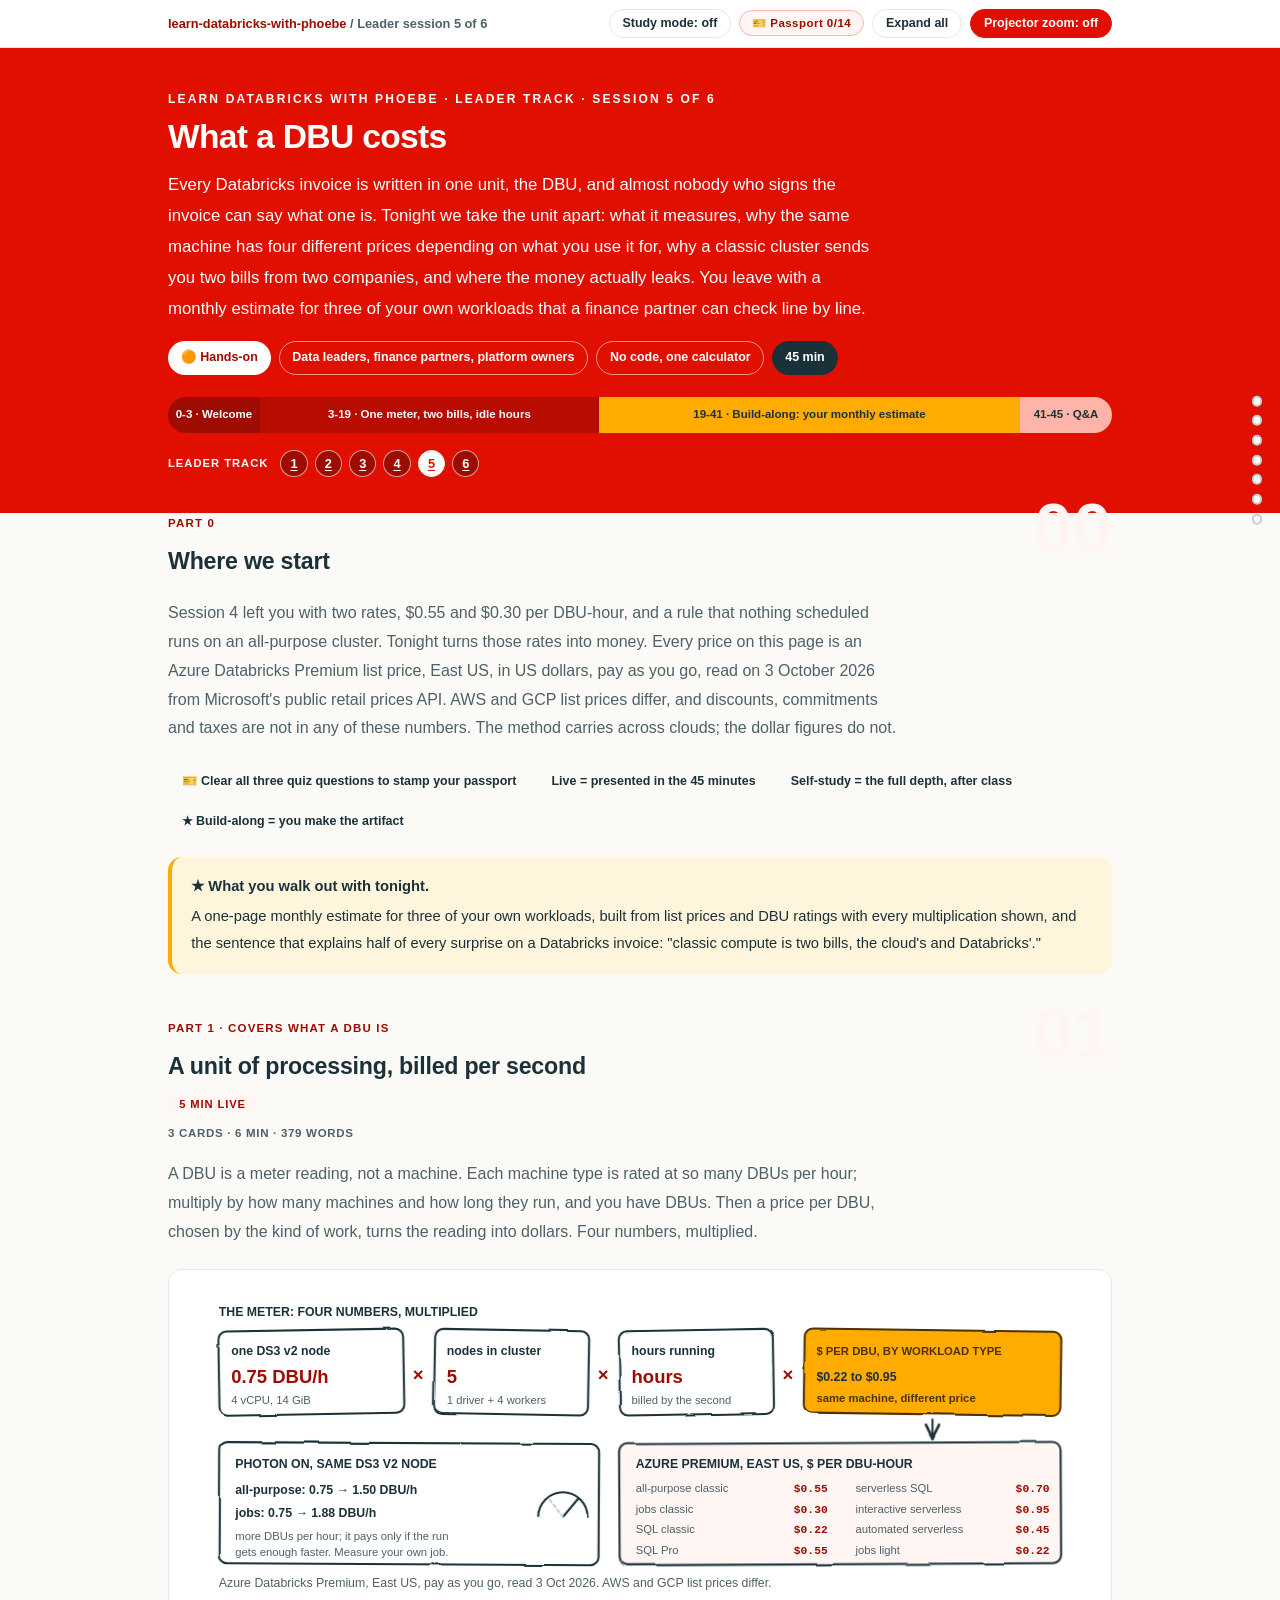
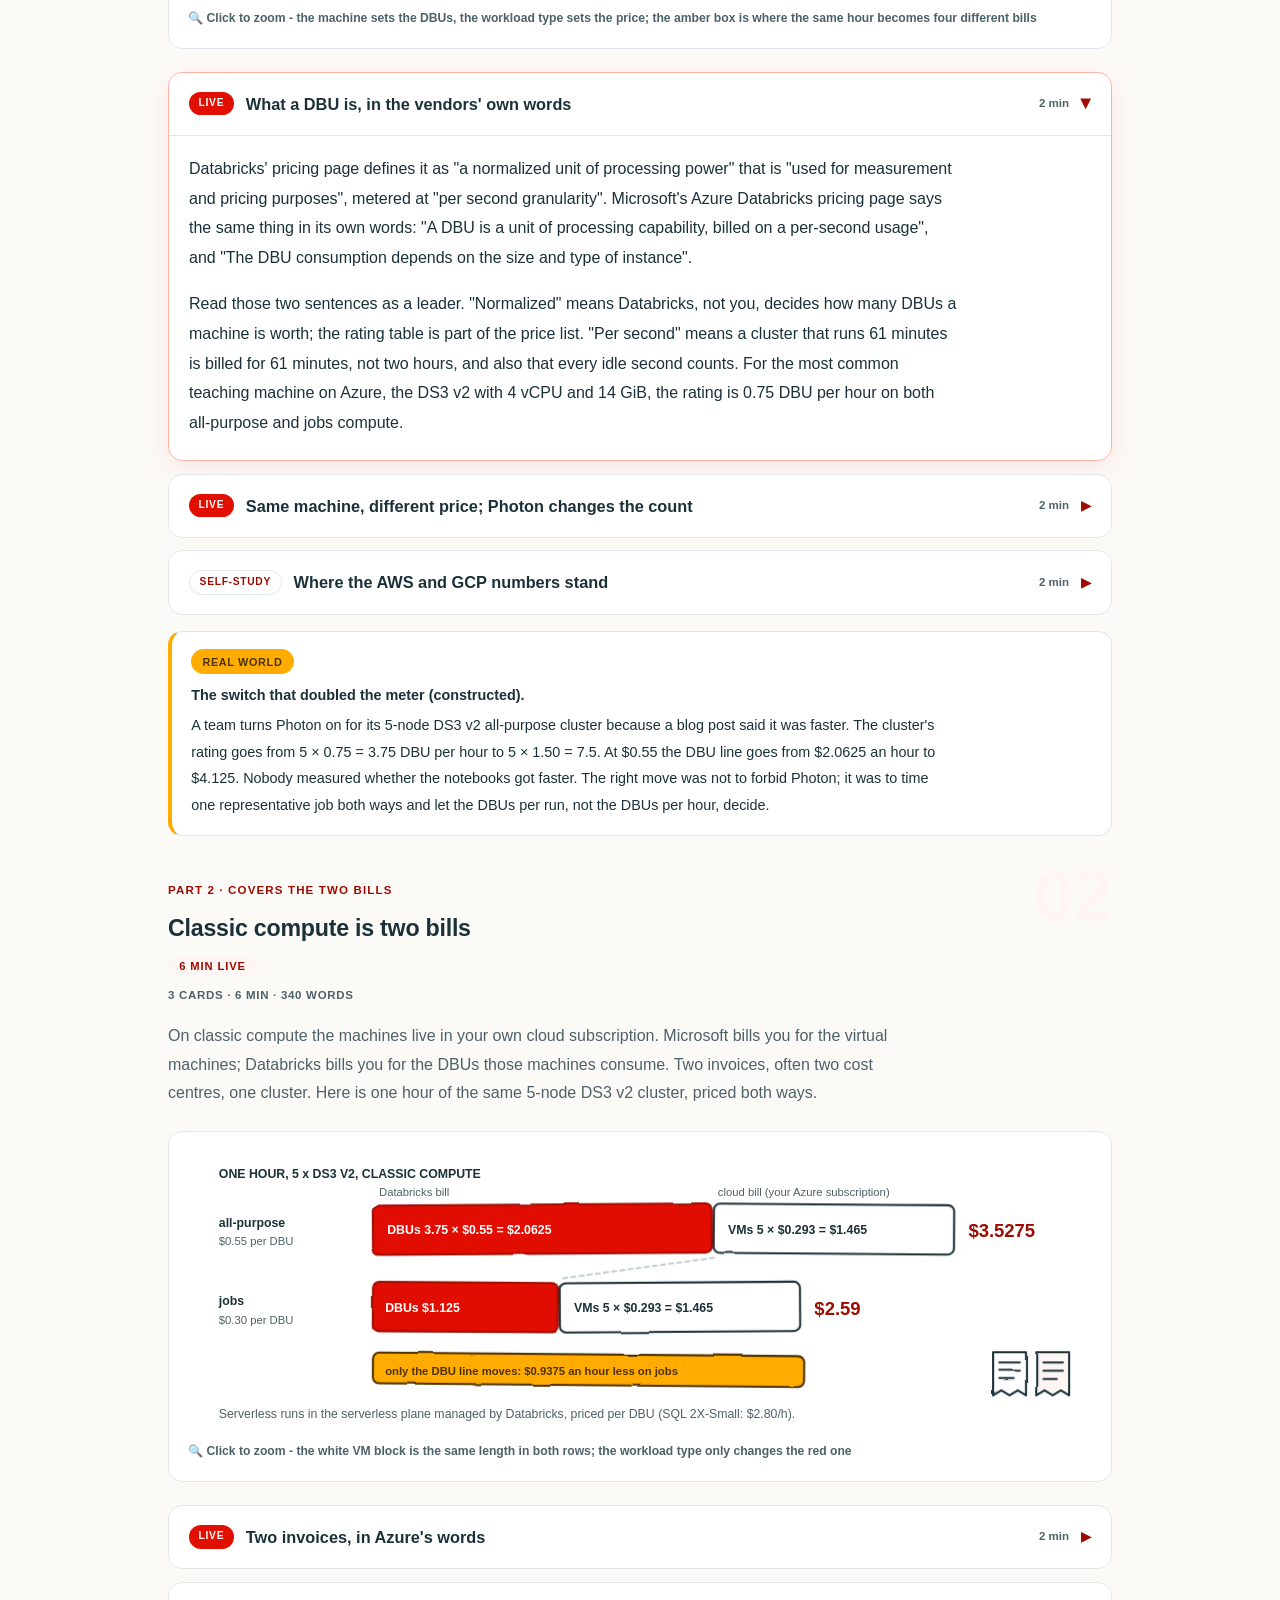
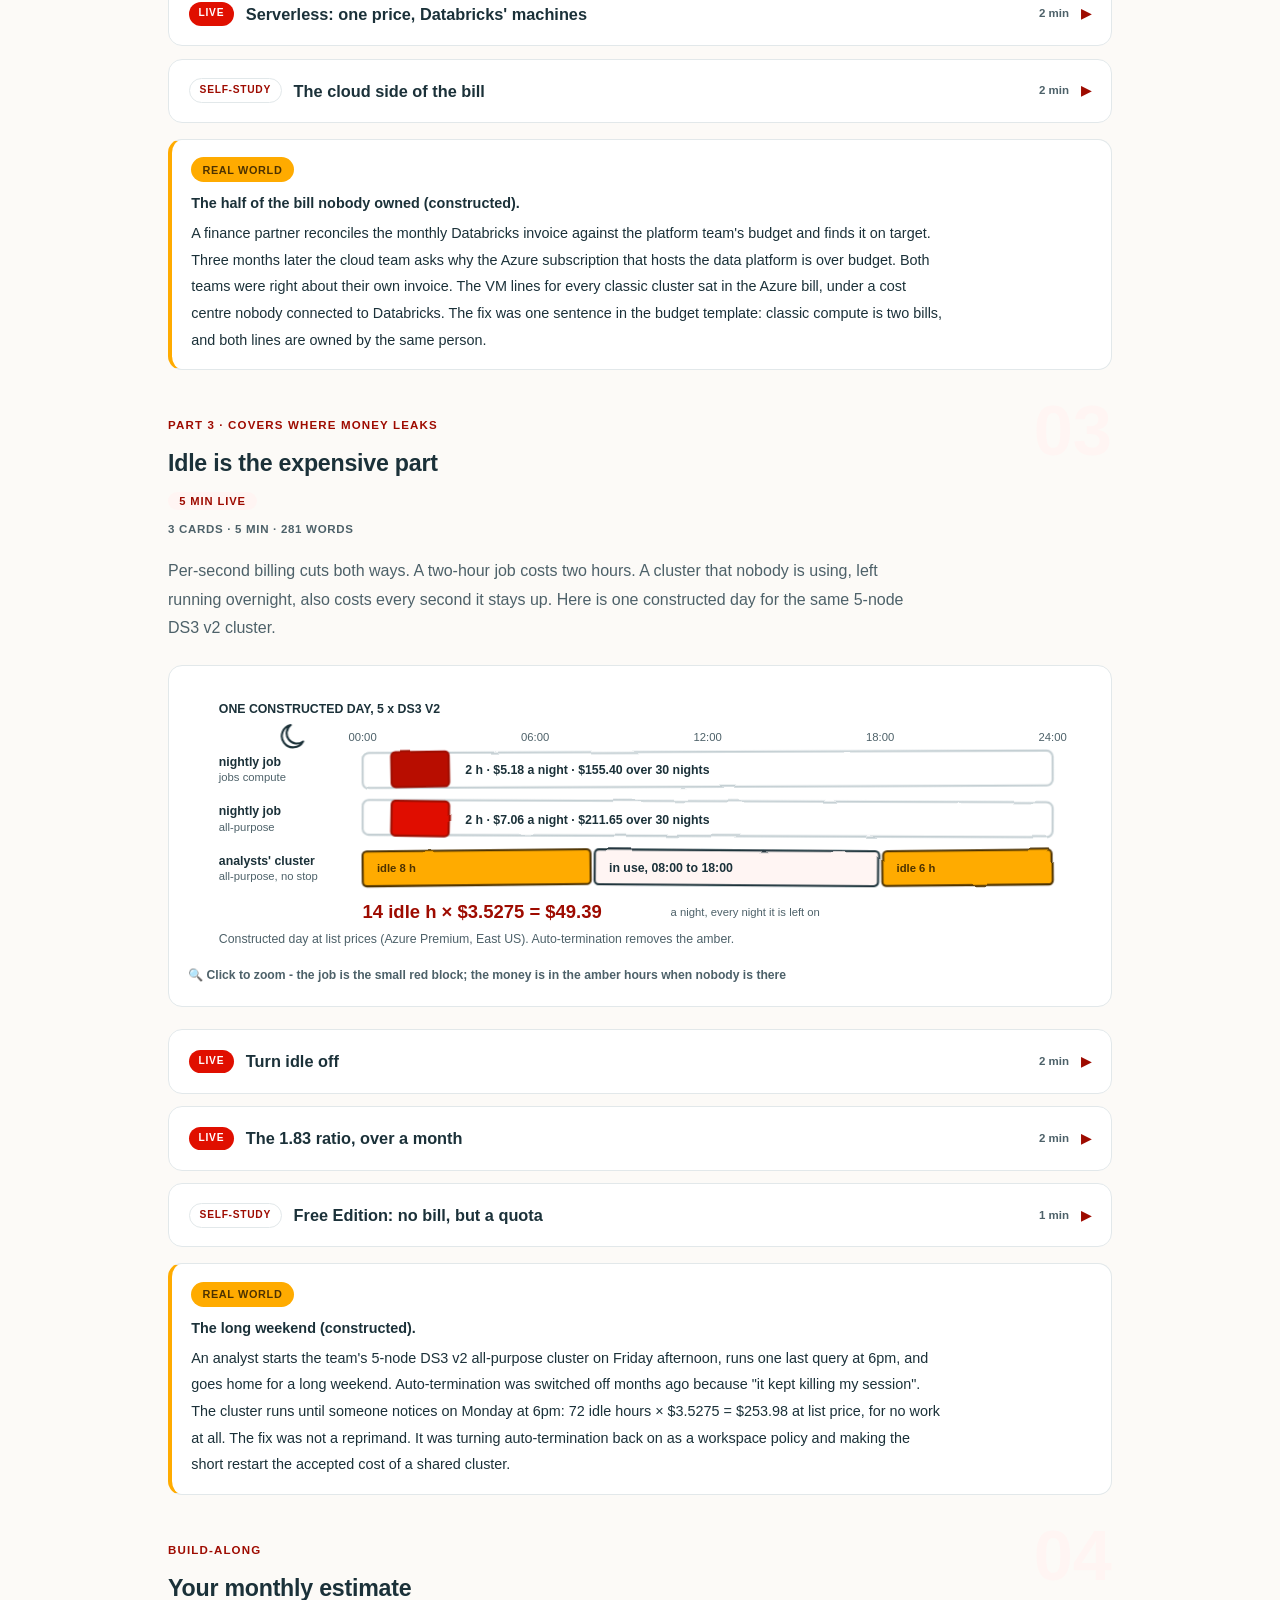
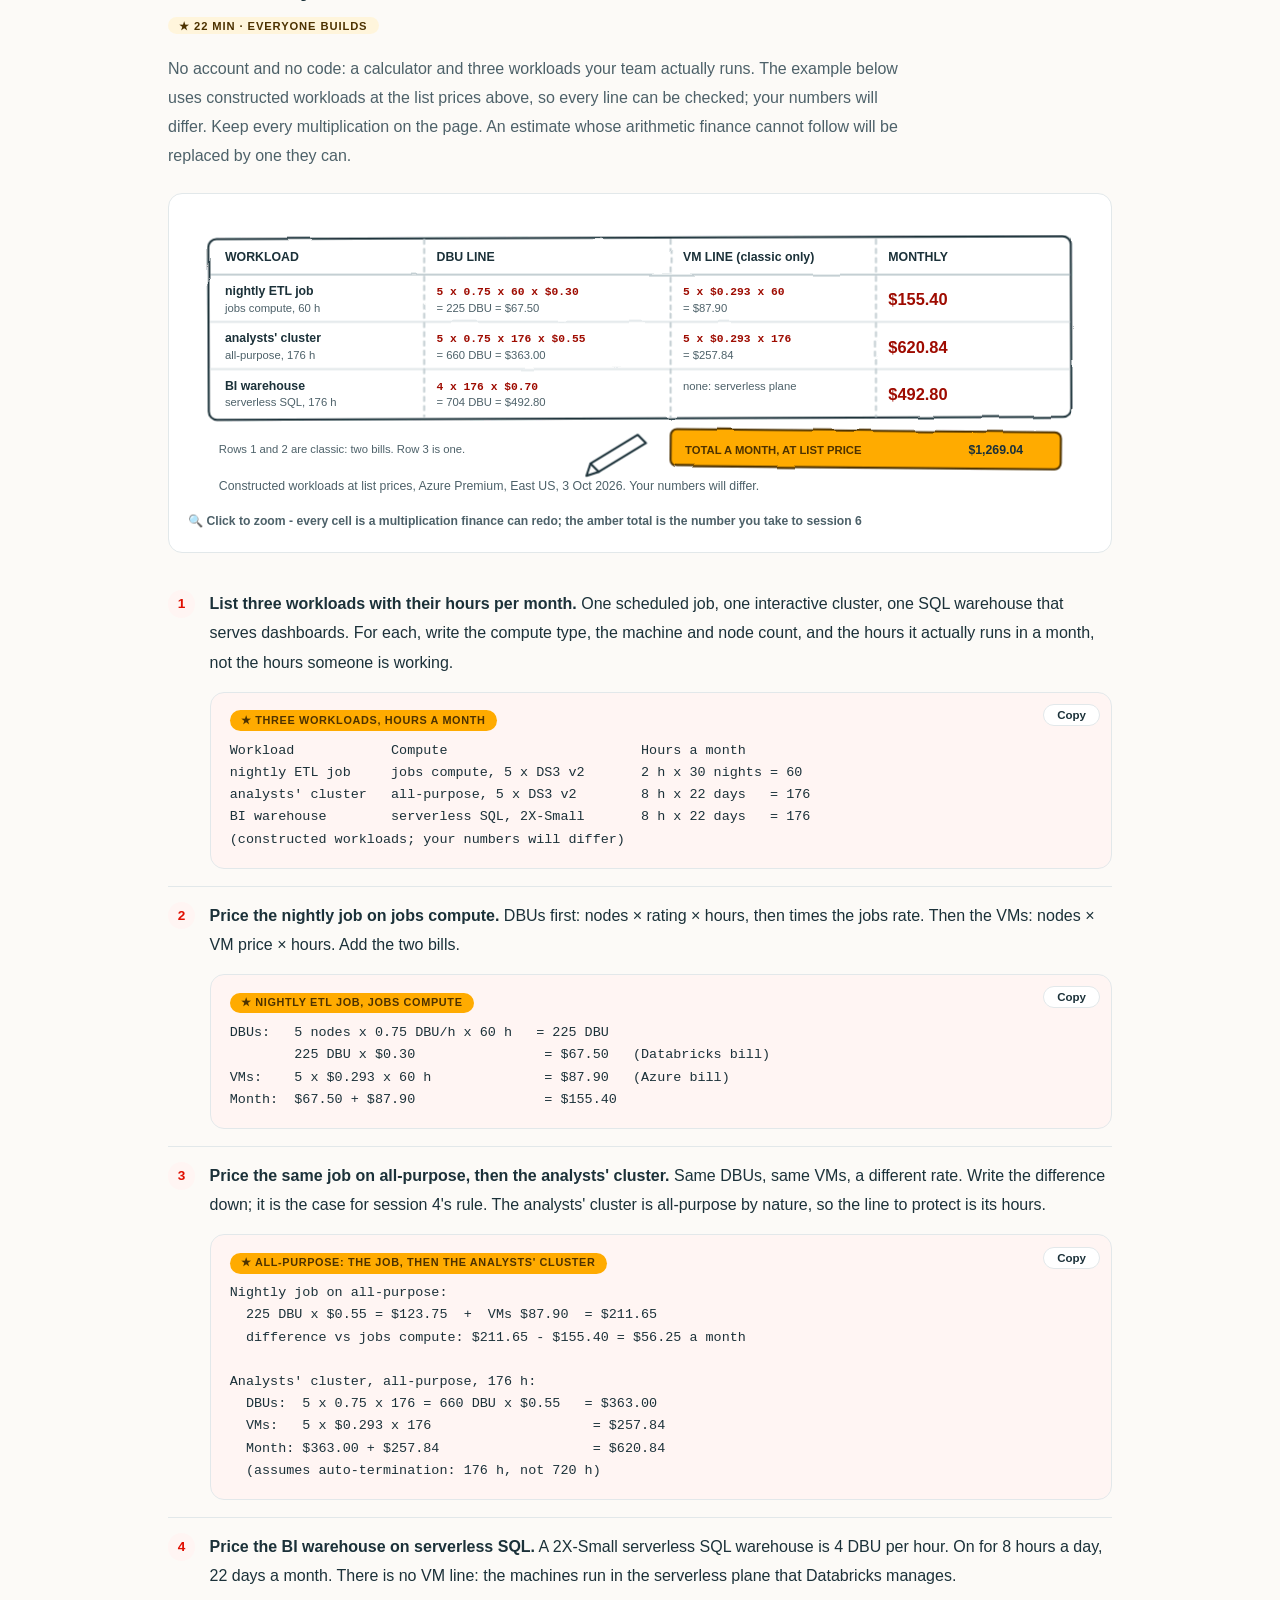
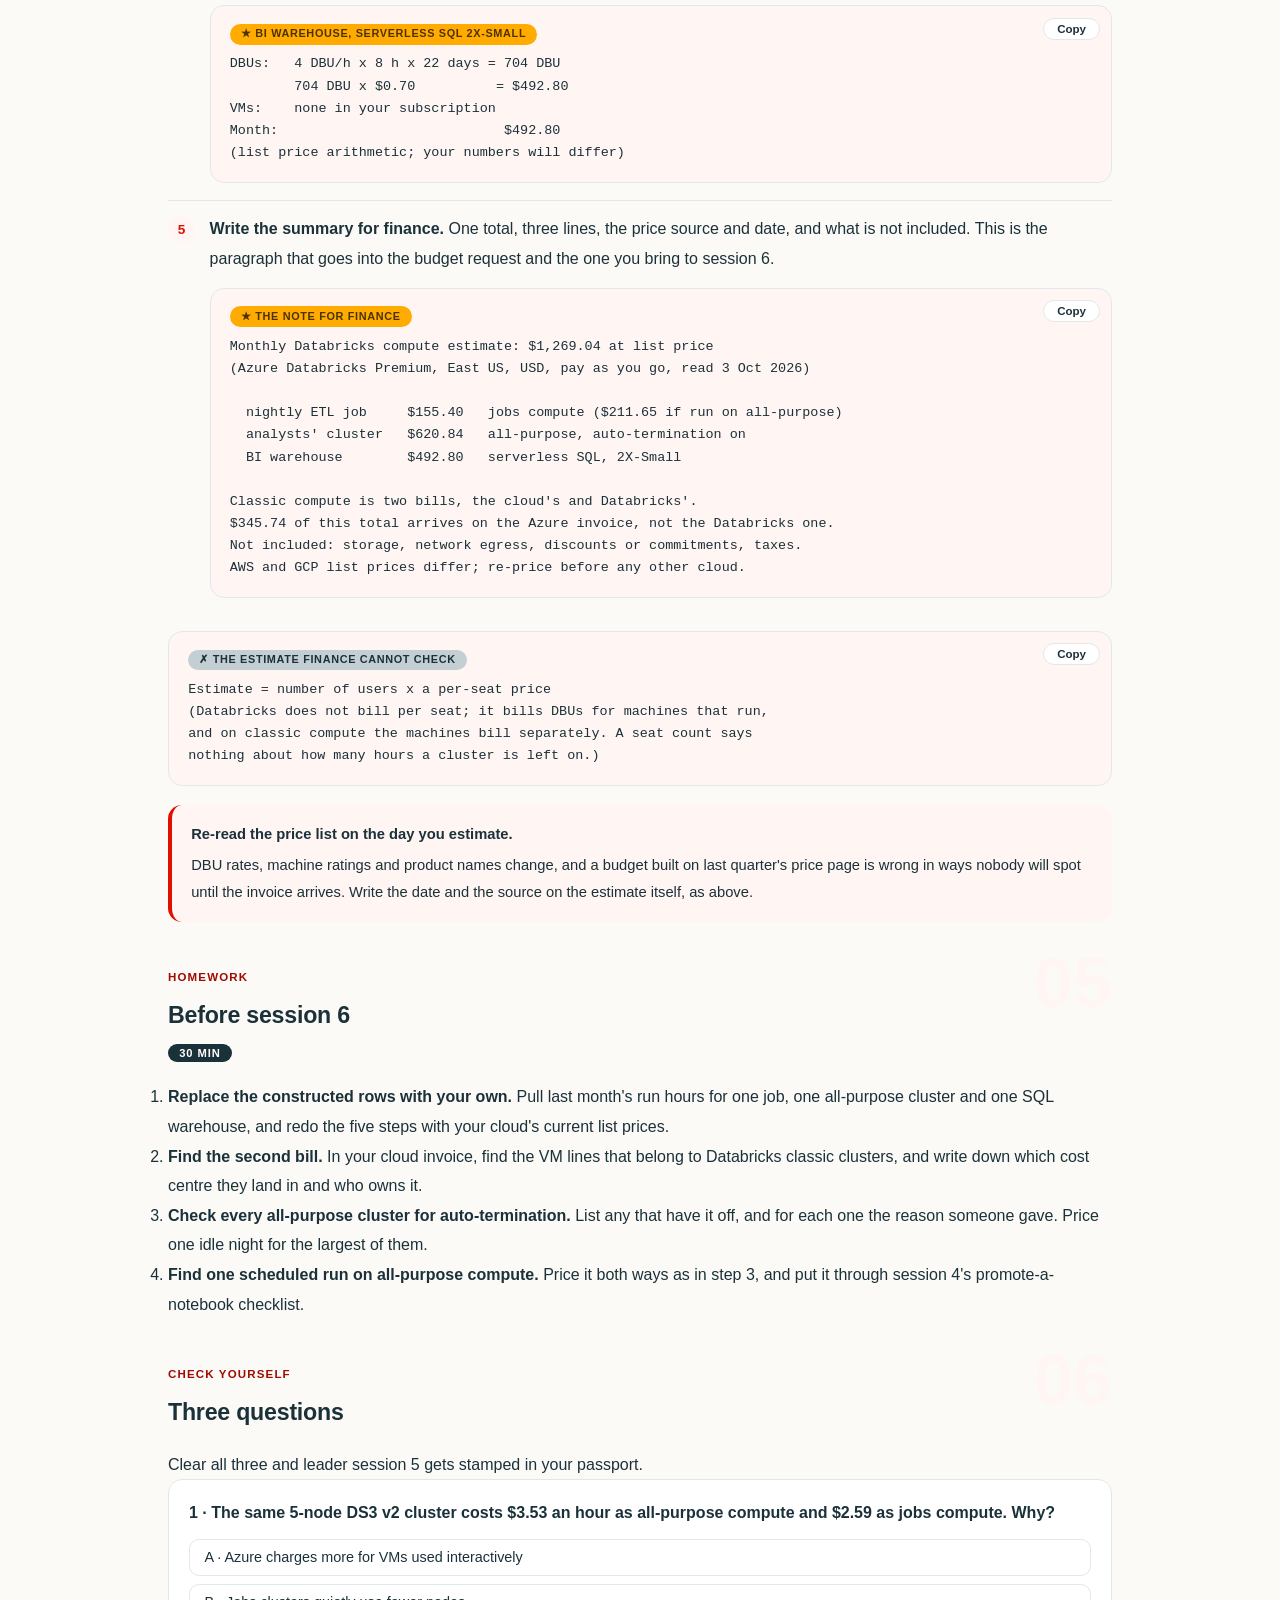
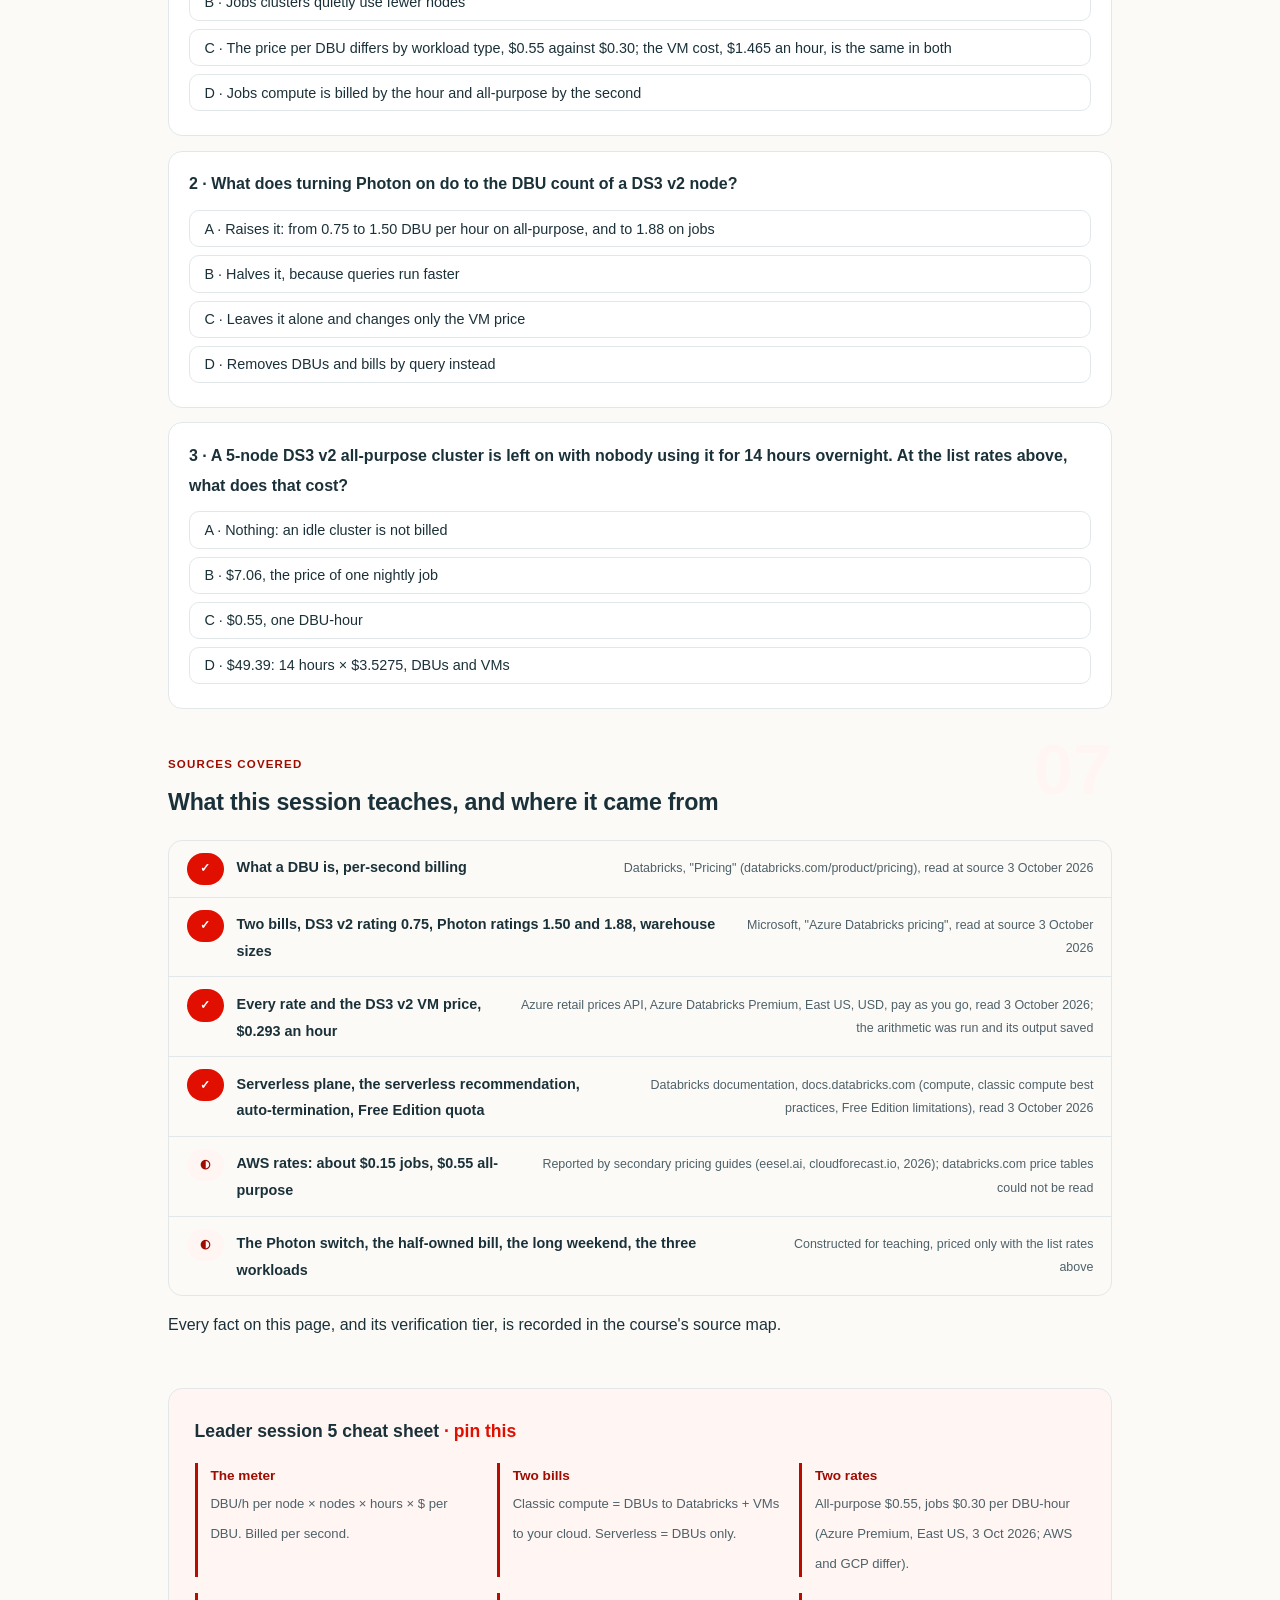
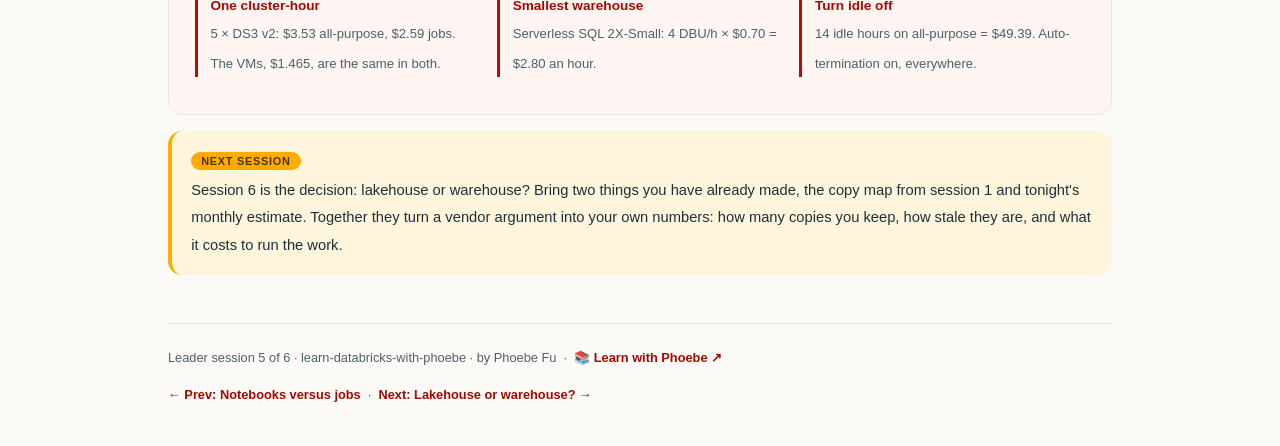
<file: courses/a5-what-dbus-cost.html>
<!DOCTYPE html>
<html lang="en">
<head>
<meta charset="UTF-8">
<meta name="viewport" content="width=device-width, initial-scale=1.0">
<!-- social:start -->
<meta name="description" content="Leader session 5 of 6. What a DBU costs: what a Databricks Unit is, why classic compute arrives as two bills, how cluster size, workload type and idle hours add up, and a one-page monthly estimate built from list prices.">
<meta property="og:type" content="article">
<meta property="og:site_name" content="Learn with Phoebe">
<meta property="og:title" content="What a DBU costs - learn databricks with phoebe">
<meta property="og:description" content="Leader session 5 of 6. One meter, two bills, and the idle hours nobody sees. Every number computed from Azure Databricks list prices read 3 October 2026.">
<meta property="og:url" content="https://phoebefu6.github.io/learn-databricks-with-phoebe/courses/a5-what-dbus-cost.html">
<meta property="og:image" content="https://phoebefu6.github.io/learn-databricks-with-phoebe/assets/og-cover.png">
<meta property="og:image:width" content="1200">
<meta property="og:image:height" content="630">
<meta name="twitter:card" content="summary_large_image">
<meta name="twitter:title" content="What a DBU costs - learn databricks with phoebe">
<meta name="twitter:description" content="Leader session 5 of 6. Classic compute is two bills, the cloud's and Databricks'. Build a monthly estimate finance can check.">
<meta name="twitter:image" content="https://phoebefu6.github.io/learn-databricks-with-phoebe/assets/og-cover.png">
<!-- social:end -->
<title>Leader session 5 · What a DBU costs - learn databricks with phoebe</title>
<link rel="stylesheet" href="../assets/style.css?v=22">
</head>
<body>

<div class="toolbar">
  <div class="wrap">
    <span class="crumb"><a href="../index.html">learn-databricks-with-phoebe</a> / Leader session 5 of 6</span>
    <button class="btn" id="toggle-all" type="button">Expand all</button>
    <button class="btn primary" id="zoom-toggle" type="button">Projector zoom: off</button>
  </div>
</div>

<header class="masthead">
  <div class="wrap">
    <div class="eyebrow">Learn Databricks with Phoebe · Leader track · Session 5 of 6</div>
    <h1>What a <span class="accent">DBU</span> costs</h1>
    <p class="sub">Every Databricks invoice is written in one unit, the DBU, and almost nobody who signs the invoice can say what one is. Tonight we take the unit apart: what it measures, why the same machine has four different prices depending on what you use it for, why a classic cluster sends you two bills from two companies, and where the money actually leaks. You leave with a monthly estimate for three of your own workloads that a finance partner can check line by line.</p>
    <div class="chip-row">
      <span class="chip level">🟠 Hands-on</span>
      <span class="chip audience">Data leaders, finance partners, platform owners</span>
      <span class="chip audience">No code, one calculator</span>
      <span class="chip time">45 min</span>
    </div>
    <div class="agenda">
      <span class="a1" style="flex:1">0-3 · Welcome</span>
      <span class="a2" style="flex:4">3-19 · One meter, two bills, idle hours</span>
      <span class="a3" style="flex:5">19-41 · Build-along: your monthly estimate</span>
      <span class="a4" style="flex:1">41-45 · Q&amp;A</span>
    </div>
  </div>
</header>

<main class="wrap">

  <section class="section" id="intro">
    <div class="section-kicker">
      <span class="klabel">Part 0</span>
      <h2>Where we start</h2>
    </div>
    <p class="lede">Session 4 left you with two rates, $0.55 and $0.30 per DBU-hour, and a rule that nothing scheduled runs on an all-purpose cluster. Tonight turns those rates into money. Every price on this page is an Azure Databricks Premium list price, East US, in US dollars, pay as you go, read on 3 October 2026 from Microsoft's public retail prices API. AWS and GCP list prices differ, and discounts, commitments and taxes are not in any of these numbers. The method carries across clouds; the dollar figures do not.</p>

    <div class="legend">
      <span class="pill">🎫 Clear all three quiz questions to stamp your passport</span>
      <span class="pill">Live = presented in the 45 minutes</span>
      <span class="pill">Self-study = the full depth, after class</span>
      <span class="pill">★ Build-along = you make the artifact</span>
    </div>

    <div class="callout win">
      <p><strong>★ What you walk out with tonight.</strong> A one-page monthly estimate for three of your own workloads, built from list prices and DBU ratings with every multiplication shown, and the sentence that explains half of every surprise on a Databricks invoice: "classic compute is two bills, the cloud's and Databricks'."</p>
    </div>
  </section>

  <section class="section" id="part-1">
    <div class="section-kicker">
      <span class="klabel">Part 1 · covers what a DBU is</span>
      <h2>A unit of processing, billed per second</h2>
      <span class="tag concept">5 min live</span>
    </div>
    <p class="lede">A DBU is a meter reading, not a machine. Each machine type is rated at so many DBUs per hour; multiply by how many machines and how long they run, and you have DBUs. Then a price per DBU, chosen by the kind of work, turns the reading into dollars. Four numbers, multiplied.</p>

    <figure class="zoomable">
      <svg viewBox="0 0 880 300" xmlns="http://www.w3.org/2000/svg" role="img" aria-label="The DBU meter as four boxes multiplied. One DS3 v2 node, 4 vCPU and 14 GiB, is rated 0.75 DBU per hour; times 5 nodes, 1 driver and 4 workers; times hours running, billed by the second; times a price per DBU that depends on the workload type, from $0.22 to $0.95. The price card, Azure Premium East US: all-purpose classic $0.55, jobs classic $0.30, SQL classic $0.22, SQL Pro $0.55, serverless SQL $0.70, interactive serverless $0.95, automated serverless $0.45, jobs light $0.22. A side panel: with Photon on, the same node is rated 1.50 DBU per hour on all-purpose and 1.88 on jobs.">
        <defs>
          <filter id="a5aSk" x="-3%" y="-3%" width="106%" height="106%"><feTurbulence type="fractalNoise" baseFrequency="0.02" numOctaves="2" seed="61" result="n"/><feDisplacementMap in="SourceGraphic" in2="n" scale="2.4" xChannelSelector="R" yChannelSelector="G"/></filter>
          <pattern id="a5aHc" patternUnits="userSpaceOnUse" width="7" height="7" patternTransform="rotate(-38)"><line x1="0" y1="0" x2="0" y2="7" stroke="#E00F00" stroke-width="1" opacity=".5"/></pattern>
          <marker id="a5aAr" viewBox="0 0 10 10" refX="9" refY="5" markerWidth="8" markerHeight="8" orient="auto"><path d="M1 1 L9 5 L1 9" fill="none" stroke="#1B3139" stroke-width="1.6" stroke-linecap="round"/></marker>
        </defs>
        <style>
          .a5aH { font: 800 12px Inter, sans-serif; fill: #1B3139; }
          .a5aL { font: 600 12px Inter, sans-serif; fill: #1B3139; }
          .a5aS { font: 400 11px Inter, sans-serif; fill: #4D6169; }
          .a5aB { font: 800 11px Inter, sans-serif; fill: #4D3200; }
          .a5aV { font: 800 18px Inter, sans-serif; fill: #9E0B00; }
          .a5aC { font: 600 11px ui-monospace, Menlo, Consolas, monospace; fill: #9E0B00; }
          .a5aN { font: 400 12px Inter, sans-serif; fill: #4D6169; }
        </style>

        <text class="a5aH" x="30" y="26">THE METER: FOUR NUMBERS, MULTIPLIED</text>

        <g filter="url(#a5aSk)" fill="none" stroke="#1B3139" stroke-width="2" stroke-linecap="round" stroke-linejoin="round">
          <rect x="30" y="40" width="180" height="82" rx="8" transform="rotate(-1 120 81)" fill="#FFFFFF"/>
          <rect x="240" y="40" width="150" height="82" rx="8" transform="rotate(1 315 81)" fill="#FFFFFF"/>
          <rect x="420" y="40" width="150" height="82" rx="8" transform="rotate(-1 495 81)" fill="#FFFFFF"/>
          <rect x="600" y="40" width="250" height="82" rx="8" transform="rotate(0.8 725 81)" fill="#FFAB00" stroke="#4D3200"/>
          <path d="M725 128 L725 146" marker-end="url(#a5aAr)"/>
          <rect x="420" y="150" width="430" height="118" rx="8" transform="rotate(-0.3 635 209)" fill="#FFF5F3"/>
          <rect x="30" y="150" width="370" height="118" rx="8" transform="rotate(0.3 215 209)" fill="#FFFFFF"/>
          <!-- doodle: a dial whose needle swings further with Photon -->
          <path d="M341 222 A24 24 0 0 1 389 222"/>
          <path d="M365 222 L380 204"/>
          <path d="M365 222 L352 205" stroke="#C4CFD3" stroke-dasharray="3 3"/>
        </g>

        <text class="a5aL" x="42" y="64">one DS3 v2 node</text>
        <text class="a5aV" x="42" y="92">0.75 DBU/h</text>
        <text class="a5aS" x="42" y="112">4 vCPU, 14 GiB</text>
        <text class="a5aV" x="219" y="90">×</text>

        <text class="a5aL" x="252" y="64">nodes in cluster</text>
        <text class="a5aV" x="252" y="92">5</text>
        <text class="a5aS" x="252" y="112">1 driver + 4 workers</text>
        <text class="a5aV" x="399" y="90">×</text>

        <text class="a5aL" x="432" y="64">hours running</text>
        <text class="a5aV" x="432" y="92">hours</text>
        <text class="a5aS" x="432" y="112">billed by the second</text>
        <text class="a5aV" x="579" y="90">×</text>

        <text class="a5aB" x="612" y="64">$ PER DBU, BY WORKLOAD TYPE</text>
        <text class="a5aH" x="612" y="90">$0.22 to $0.95</text>
        <text class="a5aB" x="612" y="110">same machine, different price</text>

        <text class="a5aH" x="436" y="174">AZURE PREMIUM, EAST US, $ PER DBU-HOUR</text>
        <text class="a5aS" x="436" y="198">all-purpose classic</text>
        <text class="a5aC" x="590" y="198">$0.55</text>
        <text class="a5aS" x="436" y="218">jobs classic</text>
        <text class="a5aC" x="590" y="218">$0.30</text>
        <text class="a5aS" x="436" y="238">SQL classic</text>
        <text class="a5aC" x="590" y="238">$0.22</text>
        <text class="a5aS" x="436" y="258">SQL Pro</text>
        <text class="a5aC" x="590" y="258">$0.55</text>
        <text class="a5aS" x="650" y="198">serverless SQL</text>
        <text class="a5aC" x="806" y="198">$0.70</text>
        <text class="a5aS" x="650" y="218">interactive serverless</text>
        <text class="a5aC" x="806" y="218">$0.95</text>
        <text class="a5aS" x="650" y="238">automated serverless</text>
        <text class="a5aC" x="806" y="238">$0.45</text>
        <text class="a5aS" x="650" y="258">jobs light</text>
        <text class="a5aC" x="806" y="258">$0.22</text>

        <text class="a5aH" x="46" y="174">PHOTON ON, SAME DS3 V2 NODE</text>
        <text class="a5aL" x="46" y="200">all-purpose: 0.75 → 1.50 DBU/h</text>
        <text class="a5aL" x="46" y="222">jobs: 0.75 → 1.88 DBU/h</text>
        <text class="a5aS" x="46" y="244">more DBUs per hour; it pays only if the run</text>
        <text class="a5aS" x="46" y="260">gets enough faster. Measure your own job.</text>

        <text class="a5aN" x="30" y="290">Azure Databricks Premium, East US, pay as you go, read 3 Oct 2026. AWS and GCP list prices differ.</text>
      </svg>
      <figcaption>🔍 Click to zoom - the machine sets the DBUs, the workload type sets the price; the amber box is where the same hour becomes four different bills</figcaption>
    </figure>

    <details class="card" open>
      <summary><span class="mode live">Live</span>What a DBU is, in the vendors' own words<span class="mini">2 min</span><span class="caret">▶</span></summary>
      <div class="body">
        <p>Databricks' pricing page defines it as "a normalized unit of processing power" that is "used for measurement and pricing purposes", metered at "per second granularity". Microsoft's Azure Databricks pricing page says the same thing in its own words: "A DBU is a unit of processing capability, billed on a per-second usage", and "The DBU consumption depends on the size and type of instance".</p>
        <p>Read those two sentences as a leader. "Normalized" means Databricks, not you, decides how many DBUs a machine is worth; the rating table is part of the price list. "Per second" means a cluster that runs 61 minutes is billed for 61 minutes, not two hours, and also that every idle second counts. For the most common teaching machine on Azure, the DS3 v2 with 4 vCPU and 14 GiB, the rating is 0.75 DBU per hour on both all-purpose and jobs compute.</p>
      </div>
    </details>

    <details class="card">
      <summary><span class="mode live">Live</span>Same machine, different price; Photon changes the count<span class="mini">2 min</span><span class="caret">▶</span></summary>
      <div class="body">
        <p>The DBU count follows the machine. The price per DBU follows the kind of work. A DS3 v2 running someone's interactive notebook on an all-purpose cluster is billed at $0.55 per DBU-hour; the identical machine running a scheduled job on jobs compute is billed at $0.30. A classic SQL warehouse is $0.22, SQL Pro $0.55, serverless SQL $0.70, interactive serverless $0.95, automated serverless $0.45. All-purpose costs 1.83 times what jobs compute costs for the same DBUs, which is why session 4 made "no schedules on all-purpose" a team rule.</p>
        <p>Photon, Databricks' faster query engine, does not change the price per DBU; it changes the rating. The Azure page lists the DS3 v2 at 1.50 DBU per hour on all-purpose with Photon and 1.88 on jobs with Photon, against 0.75 without. Whether that is a saving depends entirely on how much faster your job finishes, and that is a measurement, not a setting.</p>
      </div>
    </details>

    <details class="card">
      <summary><span class="mode self">Self-study</span>Where the AWS and GCP numbers stand<span class="mini">2 min</span><span class="caret">▶</span></summary>
      <div class="body">
        <p>Databricks publishes its AWS and GCP price tables on databricks.com, but those tables load by script and could not be read at source for this session. Secondary pricing guides (eesel.ai and cloudforecast.io, 2026) report about $0.15 per DBU for jobs and $0.55 for all-purpose on AWS. Treat both as reported, not verified. If your platform is on AWS or GCP, rebuild tonight's estimate from your own cloud's price page on the day you use it; the four-number method does not change.</p>
      </div>
    </details>

    <div class="callout example">
      <span class="ex-pill">Real world</span>
      <p><strong>The switch that doubled the meter (constructed).</strong> A team turns Photon on for its 5-node DS3 v2 all-purpose cluster because a blog post said it was faster. The cluster's rating goes from 5 × 0.75 = 3.75 DBU per hour to 5 × 1.50 = 7.5. At $0.55 the DBU line goes from $2.0625 an hour to $4.125. Nobody measured whether the notebooks got faster. The right move was not to forbid Photon; it was to time one representative job both ways and let the DBUs per run, not the DBUs per hour, decide.</p>
    </div>
  </section>

  <section class="section" id="part-2">
    <div class="section-kicker">
      <span class="klabel">Part 2 · covers the two bills</span>
      <h2>Classic compute is two bills</h2>
      <span class="tag concept">6 min live</span>
    </div>
    <p class="lede">On classic compute the machines live in your own cloud subscription. Microsoft bills you for the virtual machines; Databricks bills you for the DBUs those machines consume. Two invoices, often two cost centres, one cluster. Here is one hour of the same 5-node DS3 v2 cluster, priced both ways.</p>

    <figure class="zoomable">
      <svg viewBox="0 0 880 272" xmlns="http://www.w3.org/2000/svg" role="img" aria-label="Two stacked bars for one hour of a 5-node DS3 v2 cluster on classic compute. All-purpose: DBUs $2.0625 on the Databricks bill plus VMs $1.465 on the Azure bill, total $3.5275. Jobs: DBUs $1.125 plus the same VMs $1.465, total $2.59. The VM part is identical; the whole difference of $0.9375 per hour is in the DBU line. Serverless runs in the serverless plane managed by Databricks and is priced per DBU, for example a 2X-Small SQL warehouse at $2.80 per hour.">
        <defs>
          <filter id="a5bSk" x="-3%" y="-3%" width="106%" height="106%"><feTurbulence type="fractalNoise" baseFrequency="0.02" numOctaves="2" seed="67" result="n"/><feDisplacementMap in="SourceGraphic" in2="n" scale="2.4" xChannelSelector="R" yChannelSelector="G"/></filter>
          <pattern id="a5bHc" patternUnits="userSpaceOnUse" width="7" height="7" patternTransform="rotate(-38)"><line x1="0" y1="0" x2="0" y2="7" stroke="#E00F00" stroke-width="1" opacity=".5"/></pattern>
          <marker id="a5bAr" viewBox="0 0 10 10" refX="9" refY="5" markerWidth="8" markerHeight="8" orient="auto"><path d="M1 1 L9 5 L1 9" fill="none" stroke="#1B3139" stroke-width="1.6" stroke-linecap="round"/></marker>
        </defs>
        <style>
          .a5bH { font: 800 12px Inter, sans-serif; fill: #1B3139; }
          .a5bL { font: 600 12px Inter, sans-serif; fill: #1B3139; }
          .a5bS { font: 400 11px Inter, sans-serif; fill: #4D6169; }
          .a5bB { font: 800 11px Inter, sans-serif; fill: #4D3200; }
          .a5bW { font: 800 12px Inter, sans-serif; fill: #FFFFFF; }
          .a5bV { font: 800 18px Inter, sans-serif; fill: #9E0B00; }
          .a5bN { font: 400 12px Inter, sans-serif; fill: #4D6169; }
        </style>

        <text class="a5bH" x="30" y="26">ONE HOUR, 5 x DS3 V2, CLASSIC COMPUTE</text>
        <text class="a5bS" x="186" y="44">Databricks bill</text>
        <text class="a5bS" x="516" y="44">cloud bill (your Azure subscription)</text>

        <g filter="url(#a5bSk)" fill="none" stroke="#1B3139" stroke-width="2" stroke-linecap="round" stroke-linejoin="round">
          <rect x="180" y="52" width="330" height="48" rx="6" transform="rotate(-0.4 345 76)" fill="#E00F00" stroke="#9E0B00"/>
          <rect x="512" y="52" width="234" height="48" rx="6" transform="rotate(0.4 629 76)" fill="#FFFFFF"/>
          <rect x="180" y="128" width="180" height="48" rx="6" transform="rotate(0.4 270 152)" fill="#E00F00" stroke="#9E0B00"/>
          <rect x="362" y="128" width="234" height="48" rx="6" transform="rotate(-0.4 479 152)" fill="#FFFFFF"/>
          <path d="M512 104 L364 124" stroke="#C4CFD3" stroke-dasharray="4 4"/>
          <rect x="180" y="198" width="420" height="30" rx="6" transform="rotate(0.5 390 213)" fill="#FFAB00" stroke="#4D3200"/>
          <!-- doodle: two receipts, side by side -->
          <path d="M784 196 L816 196 L816 238 L808 233 L800 238 L792 233 L784 238 Z" fill="#FFFFFF"/>
          <path d="M790 206 L810 206 M790 214 L810 214 M790 222 L804 222"/>
          <path d="M826 196 L858 196 L858 238 L850 233 L842 238 L834 233 L826 238 Z" fill="#FFF5F3"/>
          <path d="M832 206 L852 206 M832 214 L852 214 M832 222 L846 222"/>
        </g>

        <text class="a5bL" x="30" y="74">all-purpose</text>
        <text class="a5bS" x="30" y="92">$0.55 per DBU</text>
        <text class="a5bW" x="194" y="81">DBUs 3.75 × $0.55 = $2.0625</text>
        <text class="a5bL" x="526" y="81">VMs 5 × $0.293 = $1.465</text>
        <text class="a5bV" x="760" y="84">$3.5275</text>

        <text class="a5bL" x="30" y="150">jobs</text>
        <text class="a5bS" x="30" y="168">$0.30 per DBU</text>
        <text class="a5bW" x="192" y="157">DBUs $1.125</text>
        <text class="a5bL" x="376" y="157">VMs 5 × $0.293 = $1.465</text>
        <text class="a5bV" x="610" y="160">$2.59</text>

        <text class="a5bB" x="192" y="218">only the DBU line moves: $0.9375 an hour less on jobs</text>

        <text class="a5bN" x="30" y="260">Serverless runs in the serverless plane managed by Databricks, priced per DBU (SQL 2X-Small: $2.80/h).</text>
      </svg>
      <figcaption>🔍 Click to zoom - the white VM block is the same length in both rows; the workload type only changes the red one</figcaption>
    </figure>

    <details class="card">
      <summary><span class="mode live">Live</span>Two invoices, in Azure's words<span class="mini">2 min</span><span class="caret">▶</span></summary>
      <div class="body">
        <p>Microsoft states it plainly: "Azure Databricks bills you for virtual machines (VMs) provisioned in clusters and Databricks Units (DBUs) based on the VM instance selected." A DS3 v2 Linux VM in East US lists at $0.293 per hour in the Azure retail prices API. Five of them cost $1.465 an hour whatever they are doing. On top of that sit the DBUs: 3.75 an hour for five nodes, priced at $0.55 on all-purpose ($2.0625) or $0.30 on jobs ($1.125). Total: $3.5275 an hour or $2.59 an hour.</p>
        <p>Notice what does not move. The VM line is identical in both rows, because the machines are identical. The workload type only reprices the Databricks half. That is the reason a finance partner reading only the Databricks invoice will underestimate classic compute, and a cloud team reading only the Azure invoice will not see why the Databricks one doubled.</p>
      </div>
    </details>

    <details class="card">
      <summary><span class="mode live">Live</span>Serverless: one price, Databricks' machines<span class="mini">2 min</span><span class="caret">▶</span></summary>
      <div class="body">
        <p>Serverless compute runs "in the serverless compute plane, which is managed by Databricks", not in your subscription, and is priced per DBU at its own rates. A serverless SQL warehouse is sized in DBUs per hour on the Azure page: 2X-Small 4, X-Small 6, Small 12, Medium 24, Large 40, X-Large 80, 2X-Large 144, 3X-Large 272, 4X-Large 528. The smallest, at 4 DBU per hour × $0.70, lists at $2.80 an hour.</p>
        <p>Databricks' classic compute best-practices page says "For most new workloads, Databricks recommends using serverless compute." Note who is recommending. Serverless removes the second bill and the idle machines you forget, and it carries a higher price per DBU. Whether it is cheaper for you depends on how much of your classic cluster time is idle, which is Part 3.</p>
      </div>
    </details>

    <details class="card">
      <summary><span class="mode self">Self-study</span>The cloud side of the bill<span class="mini">2 min</span><span class="caret">▶</span></summary>
      <div class="body">
        <p>Tonight covers the Databricks side: DBUs and the VMs that classic clusters add. The rest of the cloud bill, storage for the Delta files, network egress, reserved capacity and how to read a cloud invoice, belongs to the cloud itself and is covered in <a href="https://phoebefu6.github.io/learn-aws-with-phoebe/">Learn AWS with Phoebe</a>. Storage for a lakehouse is real money too; it is simply not metered in DBUs.</p>
      </div>
    </details>

    <div class="callout example">
      <span class="ex-pill">Real world</span>
      <p><strong>The half of the bill nobody owned (constructed).</strong> A finance partner reconciles the monthly Databricks invoice against the platform team's budget and finds it on target. Three months later the cloud team asks why the Azure subscription that hosts the data platform is over budget. Both teams were right about their own invoice. The VM lines for every classic cluster sat in the Azure bill, under a cost centre nobody connected to Databricks. The fix was one sentence in the budget template: classic compute is two bills, and both lines are owned by the same person.</p>
    </div>
  </section>

  <section class="section" id="part-3">
    <div class="section-kicker">
      <span class="klabel">Part 3 · covers where money leaks</span>
      <h2>Idle is the expensive part</h2>
      <span class="tag concept">5 min live</span>
    </div>
    <p class="lede">Per-second billing cuts both ways. A two-hour job costs two hours. A cluster that nobody is using, left running overnight, also costs every second it stays up. Here is one constructed day for the same 5-node DS3 v2 cluster.</p>

    <figure class="zoomable">
      <svg viewBox="0 0 880 262" xmlns="http://www.w3.org/2000/svg" role="img" aria-label="A 24-hour strip with three rows. Row one: a 2-hour nightly job on jobs compute, $5.18 a night, $155.40 over 30 nights. Row two: the same job on an all-purpose cluster, $7.06 a night, $211.65 over 30 nights. Row three: an analysts' all-purpose cluster used from 08:00 to 18:00 and left on with nobody using it from 18:00 to 08:00, 14 idle hours, highlighted. 14 idle hours times $3.5275 is $49.39 a night.">
        <defs>
          <filter id="a5cSk" x="-3%" y="-3%" width="106%" height="106%"><feTurbulence type="fractalNoise" baseFrequency="0.02" numOctaves="2" seed="71" result="n"/><feDisplacementMap in="SourceGraphic" in2="n" scale="2.4" xChannelSelector="R" yChannelSelector="G"/></filter>
          <pattern id="a5cHc" patternUnits="userSpaceOnUse" width="7" height="7" patternTransform="rotate(-38)"><line x1="0" y1="0" x2="0" y2="7" stroke="#E00F00" stroke-width="1" opacity=".5"/></pattern>
          <marker id="a5cAr" viewBox="0 0 10 10" refX="9" refY="5" markerWidth="8" markerHeight="8" orient="auto"><path d="M1 1 L9 5 L1 9" fill="none" stroke="#1B3139" stroke-width="1.6" stroke-linecap="round"/></marker>
        </defs>
        <style>
          .a5cH { font: 800 12px Inter, sans-serif; fill: #1B3139; }
          .a5cL { font: 600 12px Inter, sans-serif; fill: #1B3139; }
          .a5cS { font: 400 11px Inter, sans-serif; fill: #4D6169; }
          .a5cB { font: 800 11px Inter, sans-serif; fill: #4D3200; }
          .a5cV { font: 800 18px Inter, sans-serif; fill: #9E0B00; }
          .a5cN { font: 400 12px Inter, sans-serif; fill: #4D6169; }
        </style>

        <text class="a5cH" x="30" y="26">ONE CONSTRUCTED DAY, 5 x DS3 V2</text>
        <text class="a5cS" x="170" y="54" text-anchor="middle">00:00</text>
        <text class="a5cS" x="338" y="54" text-anchor="middle">06:00</text>
        <text class="a5cS" x="506" y="54" text-anchor="middle">12:00</text>
        <text class="a5cS" x="674" y="54" text-anchor="middle">18:00</text>
        <text class="a5cS" x="842" y="54" text-anchor="middle">24:00</text>

        <g filter="url(#a5cSk)" fill="none" stroke="#1B3139" stroke-width="2" stroke-linecap="round" stroke-linejoin="round">
          <!-- doodle: a crescent moon for the night -->
          <path d="M100 38 A11 11 0 1 0 112 54 A8 8 0 1 1 100 38 Z" fill="#FFFFFF"/>
          <!-- row 1: jobs compute -->
          <rect x="170" y="64" width="672" height="34" rx="6" transform="rotate(-0.2 506 81)" fill="#FFFFFF" stroke="#C4CFD3"/>
          <rect x="198" y="64" width="56" height="34" rx="4" transform="rotate(-1 226 81)" fill="#B80C00" stroke="#9E0B00"/>
          <!-- row 2: same job on all-purpose -->
          <rect x="170" y="112" width="672" height="34" rx="6" transform="rotate(0.2 506 129)" fill="#FFFFFF" stroke="#C4CFD3"/>
          <rect x="198" y="112" width="56" height="34" rx="4" transform="rotate(1 226 129)" fill="#E00F00" stroke="#9E0B00"/>
          <!-- row 3: analysts' cluster left on -->
          <rect x="170" y="160" width="222" height="34" rx="4" transform="rotate(-0.6 281 177)" fill="#FFAB00" stroke="#4D3200"/>
          <rect x="396" y="160" width="276" height="34" rx="4" transform="rotate(0.4 534 177)" fill="#FFF5F3"/>
          <rect x="676" y="160" width="166" height="34" rx="4" transform="rotate(-0.6 759 177)" fill="#FFAB00" stroke="#4D3200"/>
        </g>

        <text class="a5cL" x="30" y="78">nightly job</text>
        <text class="a5cS" x="30" y="93">jobs compute</text>
        <text class="a5cL" x="270" y="86">2 h · $5.18 a night · $155.40 over 30 nights</text>

        <text class="a5cL" x="30" y="126">nightly job</text>
        <text class="a5cS" x="30" y="141">all-purpose</text>
        <text class="a5cL" x="270" y="134">2 h · $7.06 a night · $211.65 over 30 nights</text>

        <text class="a5cL" x="30" y="174">analysts' cluster</text>
        <text class="a5cS" x="30" y="189">all-purpose, no stop</text>
        <text class="a5cB" x="184" y="181">idle 8 h</text>
        <text class="a5cL" x="410" y="181">in use, 08:00 to 18:00</text>
        <text class="a5cB" x="690" y="181">idle 6 h</text>

        <text class="a5cV" x="170" y="226">14 idle h × $3.5275 = $49.39</text>
        <text class="a5cS" x="470" y="224">a night, every night it is left on</text>

        <text class="a5cN" x="30" y="250">Constructed day at list prices (Azure Premium, East US). Auto-termination removes the amber.</text>
      </svg>
      <figcaption>🔍 Click to zoom - the job is the small red block; the money is in the amber hours when nobody is there</figcaption>
    </figure>

    <details class="card">
      <summary><span class="mode live">Live</span>Turn idle off<span class="mini">2 min</span><span class="caret">▶</span></summary>
      <div class="body">
        <p>Databricks' classic compute best-practices page is direct: "Enable auto termination to ensure compute is terminated after a period of inactivity." An all-purpose 5-node DS3 v2 cluster that sits idle for 14 hours overnight costs 14 × $3.5275 = $49.39, against $7.06 for the two-hour job that actually needed it. The job is not the expensive part. The hours nobody is watching are.</p>
        <p>Jobs compute ends with the job by design: the cluster starts for the run and stops when the run finishes. Serverless removes idle machines from your side of the ledger. The cluster most at risk is the shared all-purpose one that analysts start at 8am and nobody owns at 6pm.</p>
      </div>
    </details>

    <details class="card">
      <summary><span class="mode live">Live</span>The 1.83 ratio, over a month<span class="mini">2 min</span><span class="caret">▶</span></summary>
      <div class="body">
        <p>All-purpose DBUs cost 1.83 times jobs DBUs ($0.55 against $0.30). Once the VMs are added the gap narrows to $3.5275 against $2.59 an hour, because the VMs cost the same either way. Over 30 nights the same 2-hour job costs $211.65 on all-purpose and $155.40 on jobs compute. That is the money session 4's promote-a-notebook checklist saves, and it is the smaller leak: one idle night of the analysts' cluster costs almost as much as that whole monthly difference.</p>
      </div>
    </details>

    <details class="card">
      <summary><span class="mode self">Self-study</span>Free Edition: no bill, but a quota<span class="mini">1 min</span><span class="caret">▶</span></summary>
      <div class="body">
        <p>Databricks Free Edition is free, for non-commercial use, and serverless only: no custom compute, and one SQL warehouse limited to 2X-Small. It has no invoice to estimate, but it has a quota. The limitations page says an overrun shuts compute down "for the rest of the day (and in extreme cases, the rest of the month)". The habit is the same one that saves money on a paid workspace: stop what you are not using. Limits change, so re-read the Free Edition limitations page before relying on any of them.</p>
      </div>
    </details>

    <div class="callout example">
      <span class="ex-pill">Real world</span>
      <p><strong>The long weekend (constructed).</strong> An analyst starts the team's 5-node DS3 v2 all-purpose cluster on Friday afternoon, runs one last query at 6pm, and goes home for a long weekend. Auto-termination was switched off months ago because "it kept killing my session". The cluster runs until someone notices on Monday at 6pm: 72 idle hours × $3.5275 = $253.98 at list price, for no work at all. The fix was not a reprimand. It was turning auto-termination back on as a workspace policy and making the short restart the accepted cost of a shared cluster.</p>
    </div>
  </section>

  <section class="section" id="demo-1">
    <div class="section-kicker">
      <span class="klabel">Build-along</span>
      <h2>Your monthly estimate</h2>
      <span class="tag demo">★ 22 min · everyone builds</span>
    </div>
    <p class="lede">No account and no code: a calculator and three workloads your team actually runs. The example below uses constructed workloads at the list prices above, so every line can be checked; your numbers will differ. Keep every multiplication on the page. An estimate whose arithmetic finance cannot follow will be replaced by one they can.</p>

    <figure class="zoomable">
      <svg viewBox="0 0 880 280" xmlns="http://www.w3.org/2000/svg" role="img" aria-label="An estimate sheet with three rows and four columns. Nightly ETL job on jobs compute, 60 hours: DBUs 5 times 0.75 times 60 times $0.30 equals 225 DBU, $67.50; VMs 5 times $0.293 times 60 equals $87.90; monthly $155.40. Analysts' cluster on all-purpose, 176 hours: 5 times 0.75 times 176 times $0.55 equals 660 DBU, $363.00; VMs 5 times $0.293 times 176 equals $257.84; monthly $620.84. BI warehouse, serverless SQL 2X-Small, 176 hours: 4 times 176 times $0.70 equals 704 DBU, $492.80; no VM line; monthly $492.80. Total a month at list price, highlighted: $1,269.04.">
        <defs>
          <filter id="a5dSk" x="-3%" y="-3%" width="106%" height="106%"><feTurbulence type="fractalNoise" baseFrequency="0.02" numOctaves="2" seed="73" result="n"/><feDisplacementMap in="SourceGraphic" in2="n" scale="2.4" xChannelSelector="R" yChannelSelector="G"/></filter>
          <pattern id="a5dHc" patternUnits="userSpaceOnUse" width="7" height="7" patternTransform="rotate(-38)"><line x1="0" y1="0" x2="0" y2="7" stroke="#E00F00" stroke-width="1" opacity=".5"/></pattern>
          <marker id="a5dAr" viewBox="0 0 10 10" refX="9" refY="5" markerWidth="8" markerHeight="8" orient="auto"><path d="M1 1 L9 5 L1 9" fill="none" stroke="#1B3139" stroke-width="1.6" stroke-linecap="round"/></marker>
        </defs>
        <style>
          .a5dH { font: 800 12px Inter, sans-serif; fill: #1B3139; }
          .a5dL { font: 600 12px Inter, sans-serif; fill: #1B3139; }
          .a5dS { font: 400 11px Inter, sans-serif; fill: #4D6169; }
          .a5dB { font: 800 11px Inter, sans-serif; fill: #4D3200; }
          .a5dV { font: 800 16px Inter, sans-serif; fill: #9E0B00; }
          .a5dC { font: 600 11px ui-monospace, Menlo, Consolas, monospace; fill: #9E0B00; }
          .a5dN { font: 400 12px Inter, sans-serif; fill: #4D6169; }
        </style>

        <g filter="url(#a5dSk)" fill="none" stroke="#1B3139" stroke-width="2" stroke-linecap="round" stroke-linejoin="round">
          <rect x="20" y="24" width="840" height="176" rx="8" transform="rotate(-0.2 440 112)" fill="#FFFFFF"/>
          <path d="M22 60 L858 60" stroke="#C4CFD3"/>
          <path d="M22 106 L858 106 M22 152 L858 152" stroke="#E2E8EA"/>
          <path d="M230 26 L230 198 M470 26 L470 198 M670 26 L670 198" stroke="#C4CFD3" stroke-dasharray="4 5"/>
          <rect x="470" y="212" width="380" height="36" rx="6" transform="rotate(0.5 660 230)" fill="#FFAB00" stroke="#4D3200"/>
          <!-- doodle: a pencil -->
          <path d="M392 244 L438 216 L446 224 L400 252 Z" fill="#FFFFFF"/>
          <path d="M392 244 L388 256 L400 252"/>
        </g>

        <text class="a5dH" x="36" y="47">WORKLOAD</text>
        <text class="a5dH" x="242" y="47">DBU LINE</text>
        <text class="a5dH" x="482" y="47">VM LINE (classic only)</text>
        <text class="a5dH" x="682" y="47">MONTHLY</text>

        <text class="a5dL" x="36" y="80">nightly ETL job</text>
        <text class="a5dS" x="36" y="96">jobs compute, 60 h</text>
        <text class="a5dC" x="242" y="80">5 x 0.75 x 60 x $0.30</text>
        <text class="a5dS" x="242" y="96">= 225 DBU = $67.50</text>
        <text class="a5dC" x="482" y="80">5 x $0.293 x 60</text>
        <text class="a5dS" x="482" y="96">= $87.90</text>
        <text class="a5dV" x="682" y="90">$155.40</text>

        <text class="a5dL" x="36" y="126">analysts' cluster</text>
        <text class="a5dS" x="36" y="142">all-purpose, 176 h</text>
        <text class="a5dC" x="242" y="126">5 x 0.75 x 176 x $0.55</text>
        <text class="a5dS" x="242" y="142">= 660 DBU = $363.00</text>
        <text class="a5dC" x="482" y="126">5 x $0.293 x 176</text>
        <text class="a5dS" x="482" y="142">= $257.84</text>
        <text class="a5dV" x="682" y="136">$620.84</text>

        <text class="a5dL" x="36" y="172">BI warehouse</text>
        <text class="a5dS" x="36" y="188">serverless SQL, 176 h</text>
        <text class="a5dC" x="242" y="172">4 x 176 x $0.70</text>
        <text class="a5dS" x="242" y="188">= 704 DBU = $492.80</text>
        <text class="a5dS" x="482" y="172">none: serverless plane</text>
        <text class="a5dV" x="682" y="182">$492.80</text>

        <text class="a5dS" x="30" y="234">Rows 1 and 2 are classic: two bills. Row 3 is one.</text>
        <text class="a5dB" x="484" y="235">TOTAL A MONTH, AT LIST PRICE</text>
        <text class="a5dH" x="760" y="235">$1,269.04</text>

        <text class="a5dN" x="30" y="270">Constructed workloads at list prices, Azure Premium, East US, 3 Oct 2026. Your numbers will differ.</text>
      </svg>
      <figcaption>🔍 Click to zoom - every cell is a multiplication finance can redo; the amber total is the number you take to session 6</figcaption>
    </figure>

    <div class="steps">
      <div class="step">
        <p><strong>List three workloads with their hours per month.</strong> One scheduled job, one interactive cluster, one SQL warehouse that serves dashboards. For each, write the compute type, the machine and node count, and the hours it actually runs in a month, not the hours someone is working.</p>
        <div class="prompt-box good"><span class="label">★ Three workloads, hours a month</span>Workload            Compute                        Hours a month
nightly ETL job     jobs compute, 5 x DS3 v2       2 h x 30 nights = 60
analysts' cluster   all-purpose, 5 x DS3 v2        8 h x 22 days   = 176
BI warehouse        serverless SQL, 2X-Small       8 h x 22 days   = 176
(constructed workloads; your numbers will differ)</div>
      </div>
      <div class="step">
        <p><strong>Price the nightly job on jobs compute.</strong> DBUs first: nodes × rating × hours, then times the jobs rate. Then the VMs: nodes × VM price × hours. Add the two bills.</p>
        <div class="prompt-box good"><span class="label">★ Nightly ETL job, jobs compute</span>DBUs:   5 nodes x 0.75 DBU/h x 60 h   = 225 DBU
        225 DBU x $0.30                = $67.50   (Databricks bill)
VMs:    5 x $0.293 x 60 h              = $87.90   (Azure bill)
Month:  $67.50 + $87.90                = $155.40</div>
      </div>
      <div class="step">
        <p><strong>Price the same job on all-purpose, then the analysts' cluster.</strong> Same DBUs, same VMs, a different rate. Write the difference down; it is the case for session 4's rule. The analysts' cluster is all-purpose by nature, so the line to protect is its hours.</p>
        <div class="prompt-box good"><span class="label">★ All-purpose: the job, then the analysts' cluster</span>Nightly job on all-purpose:
  225 DBU x $0.55 = $123.75  +  VMs $87.90  = $211.65
  difference vs jobs compute: $211.65 - $155.40 = $56.25 a month

Analysts' cluster, all-purpose, 176 h:
  DBUs:  5 x 0.75 x 176 = 660 DBU x $0.55   = $363.00
  VMs:   5 x $0.293 x 176                    = $257.84
  Month: $363.00 + $257.84                   = $620.84
  (assumes auto-termination: 176 h, not 720 h)</div>
      </div>
      <div class="step">
        <p><strong>Price the BI warehouse on serverless SQL.</strong> A 2X-Small serverless SQL warehouse is 4 DBU per hour. On for 8 hours a day, 22 days a month. There is no VM line: the machines run in the serverless plane that Databricks manages.</p>
        <div class="prompt-box good"><span class="label">★ BI warehouse, serverless SQL 2X-Small</span>DBUs:   4 DBU/h x 8 h x 22 days = 704 DBU
        704 DBU x $0.70          = $492.80
VMs:    none in your subscription
Month:                            $492.80
(list price arithmetic; your numbers will differ)</div>
      </div>
      <div class="step">
        <p><strong>Write the summary for finance.</strong> One total, three lines, the price source and date, and what is not included. This is the paragraph that goes into the budget request and the one you bring to session 6.</p>
        <div class="prompt-box good"><span class="label">★ The note for finance</span>Monthly Databricks compute estimate: $1,269.04 at list price
(Azure Databricks Premium, East US, USD, pay as you go, read 3 Oct 2026)

  nightly ETL job     $155.40   jobs compute ($211.65 if run on all-purpose)
  analysts' cluster   $620.84   all-purpose, auto-termination on
  BI warehouse        $492.80   serverless SQL, 2X-Small

Classic compute is two bills, the cloud's and Databricks'.
$345.74 of this total arrives on the Azure invoice, not the Databricks one.
Not included: storage, network egress, discounts or commitments, taxes.
AWS and GCP list prices differ; re-price before any other cloud.</div>
      </div>
    </div>

    <div class="prompt-box bad"><span class="label">✗ The estimate finance cannot check</span>Estimate = number of users x a per-seat price
(Databricks does not bill per seat; it bills DBUs for machines that run,
and on classic compute the machines bill separately. A seat count says
nothing about how many hours a cluster is left on.)</div>

    <div class="callout tip">
      <p><strong>Re-read the price list on the day you estimate.</strong> DBU rates, machine ratings and product names change, and a budget built on last quarter's price page is wrong in ways nobody will spot until the invoice arrives. Write the date and the source on the estimate itself, as above.</p>
    </div>
  </section>

  <section class="section" id="exercise">
    <div class="section-kicker">
      <span class="klabel">Homework</span>
      <h2>Before session 6</h2>
      <span class="tag exercise">30 min</span>
    </div>
    <ol>
      <li><strong>Replace the constructed rows with your own.</strong> Pull last month's run hours for one job, one all-purpose cluster and one SQL warehouse, and redo the five steps with your cloud's current list prices.</li>
      <li><strong>Find the second bill.</strong> In your cloud invoice, find the VM lines that belong to Databricks classic clusters, and write down which cost centre they land in and who owns it.</li>
      <li><strong>Check every all-purpose cluster for auto-termination.</strong> List any that have it off, and for each one the reason someone gave. Price one idle night for the largest of them.</li>
      <li><strong>Find one scheduled run on all-purpose compute.</strong> Price it both ways as in step 3, and put it through session 4's promote-a-notebook checklist.</li>
    </ol>
  </section>

  <section class="section" id="quiz">
    <div class="section-kicker">
      <span class="klabel">Check yourself</span>
      <h2>Three questions</h2>
    </div>
    <p>Clear all three and leader session 5 gets stamped in your passport.</p>

    <div class="quiz-q" data-answer="2">
      <p class="qtext">1 · The same 5-node DS3 v2 cluster costs $3.53 an hour as all-purpose compute and $2.59 as jobs compute. Why?</p>
      <button class="qopt" type="button">A · Azure charges more for VMs used interactively</button>
      <button class="qopt" type="button">B · Jobs clusters quietly use fewer nodes</button>
      <button class="qopt" type="button">C · The price per DBU differs by workload type, $0.55 against $0.30; the VM cost, $1.465 an hour, is the same in both</button>
      <button class="qopt" type="button">D · Jobs compute is billed by the hour and all-purpose by the second</button>
      <p class="qwhy">Same machines, same DBU rating, same VM line. Only the Databricks rate changes with the kind of work: 3.75 DBU × $0.55 = $2.0625 against 3.75 × $0.30 = $1.125, each plus $1.465 of VMs.</p>
    </div>

    <div class="quiz-q" data-answer="0">
      <p class="qtext">2 · What does turning Photon on do to the DBU count of a DS3 v2 node?</p>
      <button class="qopt" type="button">A · Raises it: from 0.75 to 1.50 DBU per hour on all-purpose, and to 1.88 on jobs</button>
      <button class="qopt" type="button">B · Halves it, because queries run faster</button>
      <button class="qopt" type="button">C · Leaves it alone and changes only the VM price</button>
      <button class="qopt" type="button">D · Removes DBUs and bills by query instead</button>
      <p class="qwhy">Photon raises the rating per hour. It can still cost less per run if the run finishes fast enough, which is why the decision belongs to a timed test on your own job, not to a default.</p>
    </div>

    <div class="quiz-q" data-answer="3">
      <p class="qtext">3 · A 5-node DS3 v2 all-purpose cluster is left on with nobody using it for 14 hours overnight. At the list rates above, what does that cost?</p>
      <button class="qopt" type="button">A · Nothing: an idle cluster is not billed</button>
      <button class="qopt" type="button">B · $7.06, the price of one nightly job</button>
      <button class="qopt" type="button">C · $0.55, one DBU-hour</button>
      <button class="qopt" type="button">D · $49.39: 14 hours × $3.5275, DBUs and VMs</button>
      <p class="qwhy">A running cluster is billed every second it is up, whether or not anyone is using it. Auto-termination is the cheapest control on the platform.</p>
    </div>

    <p class="quiz-score"></p>
  </section>

  <section class="section" id="official">
    <div class="section-kicker">
      <span class="klabel">Sources covered</span>
      <h2>What this session teaches, and where it came from</h2>
    </div>
    <div class="covered">
      <div class="covered-row"><span class="status pill solid">✓</span><span class="name">What a DBU is, per-second billing</span><span class="note">Databricks, "Pricing" (databricks.com/product/pricing), read at source 3 October 2026</span></div>
      <div class="covered-row"><span class="status pill solid">✓</span><span class="name">Two bills, DS3 v2 rating 0.75, Photon ratings 1.50 and 1.88, warehouse sizes</span><span class="note">Microsoft, "Azure Databricks pricing", read at source 3 October 2026</span></div>
      <div class="covered-row"><span class="status pill solid">✓</span><span class="name">Every rate and the DS3 v2 VM price, $0.293 an hour</span><span class="note">Azure retail prices API, Azure Databricks Premium, East US, USD, pay as you go, read 3 October 2026; the arithmetic was run and its output saved</span></div>
      <div class="covered-row"><span class="status pill solid">✓</span><span class="name">Serverless plane, the serverless recommendation, auto-termination, Free Edition quota</span><span class="note">Databricks documentation, docs.databricks.com (compute, classic compute best practices, Free Edition limitations), read 3 October 2026</span></div>
      <div class="covered-row"><span class="status pill light">◐</span><span class="name">AWS rates: about $0.15 jobs, $0.55 all-purpose</span><span class="note">Reported by secondary pricing guides (eesel.ai, cloudforecast.io, 2026); databricks.com price tables could not be read</span></div>
      <div class="covered-row"><span class="status pill light">◐</span><span class="name">The Photon switch, the half-owned bill, the long weekend, the three workloads</span><span class="note">Constructed for teaching, priced only with the list rates above</span></div>
    </div>
    <p class="mono" style="margin-top:14px">Every fact on this page, and its verification tier, is recorded in the course's source map.</p>
  </section>

  <section class="cheat" id="cheatsheet">
    <h3>Leader session 5 cheat sheet <span>· pin this</span></h3>
    <div class="grid-2">
      <div class="cheat-item"><b>The meter</b><span>DBU/h per node × nodes × hours × $ per DBU. Billed per second.</span></div>
      <div class="cheat-item"><b>Two bills</b><span>Classic compute = DBUs to Databricks + VMs to your cloud. Serverless = DBUs only.</span></div>
      <div class="cheat-item"><b>Two rates</b><span>All-purpose $0.55, jobs $0.30 per DBU-hour (Azure Premium, East US, 3 Oct 2026; AWS and GCP differ).</span></div>
      <div class="cheat-item"><b>One cluster-hour</b><span>5 × DS3 v2: $3.53 all-purpose, $2.59 jobs. The VMs, $1.465, are the same in both.</span></div>
      <div class="cheat-item"><b>Smallest warehouse</b><span>Serverless SQL 2X-Small: 4 DBU/h × $0.70 = $2.80 an hour.</span></div>
      <div class="cheat-item"><b>Turn idle off</b><span>14 idle hours on all-purpose = $49.39. Auto-termination on, everywhere.</span></div>
    </div>
  </section>

  <div class="callout next">
    <span class="nx-pill">Next session</span>
    <p>Session 6 is the decision: lakehouse or warehouse? Bring two things you have already made, the copy map from session 1 and tonight's monthly estimate. Together they turn a vendor argument into your own numbers: how many copies you keep, how stale they are, and what it costs to run the work.</p>
  </div>

  <footer class="pagefoot">
    <span>Leader session 5 of 6 · learn-databricks-with-phoebe · by Phoebe Fu &nbsp;·&nbsp; 📚 <a href="https://phoebefu6.github.io/learn-with-phoebe/">Learn with Phoebe ↗</a></span>
    <span><a href="a4-notebooks-vs-jobs.html">← Prev: Notebooks versus jobs</a> &nbsp;·&nbsp; <a href="a6-lakehouse-or-warehouse.html">Next: Lakehouse or warehouse? →</a></span>
  </footer>

</main>

<script src="../assets/app.js?v=20"></script>
</body>
</html>
</file>
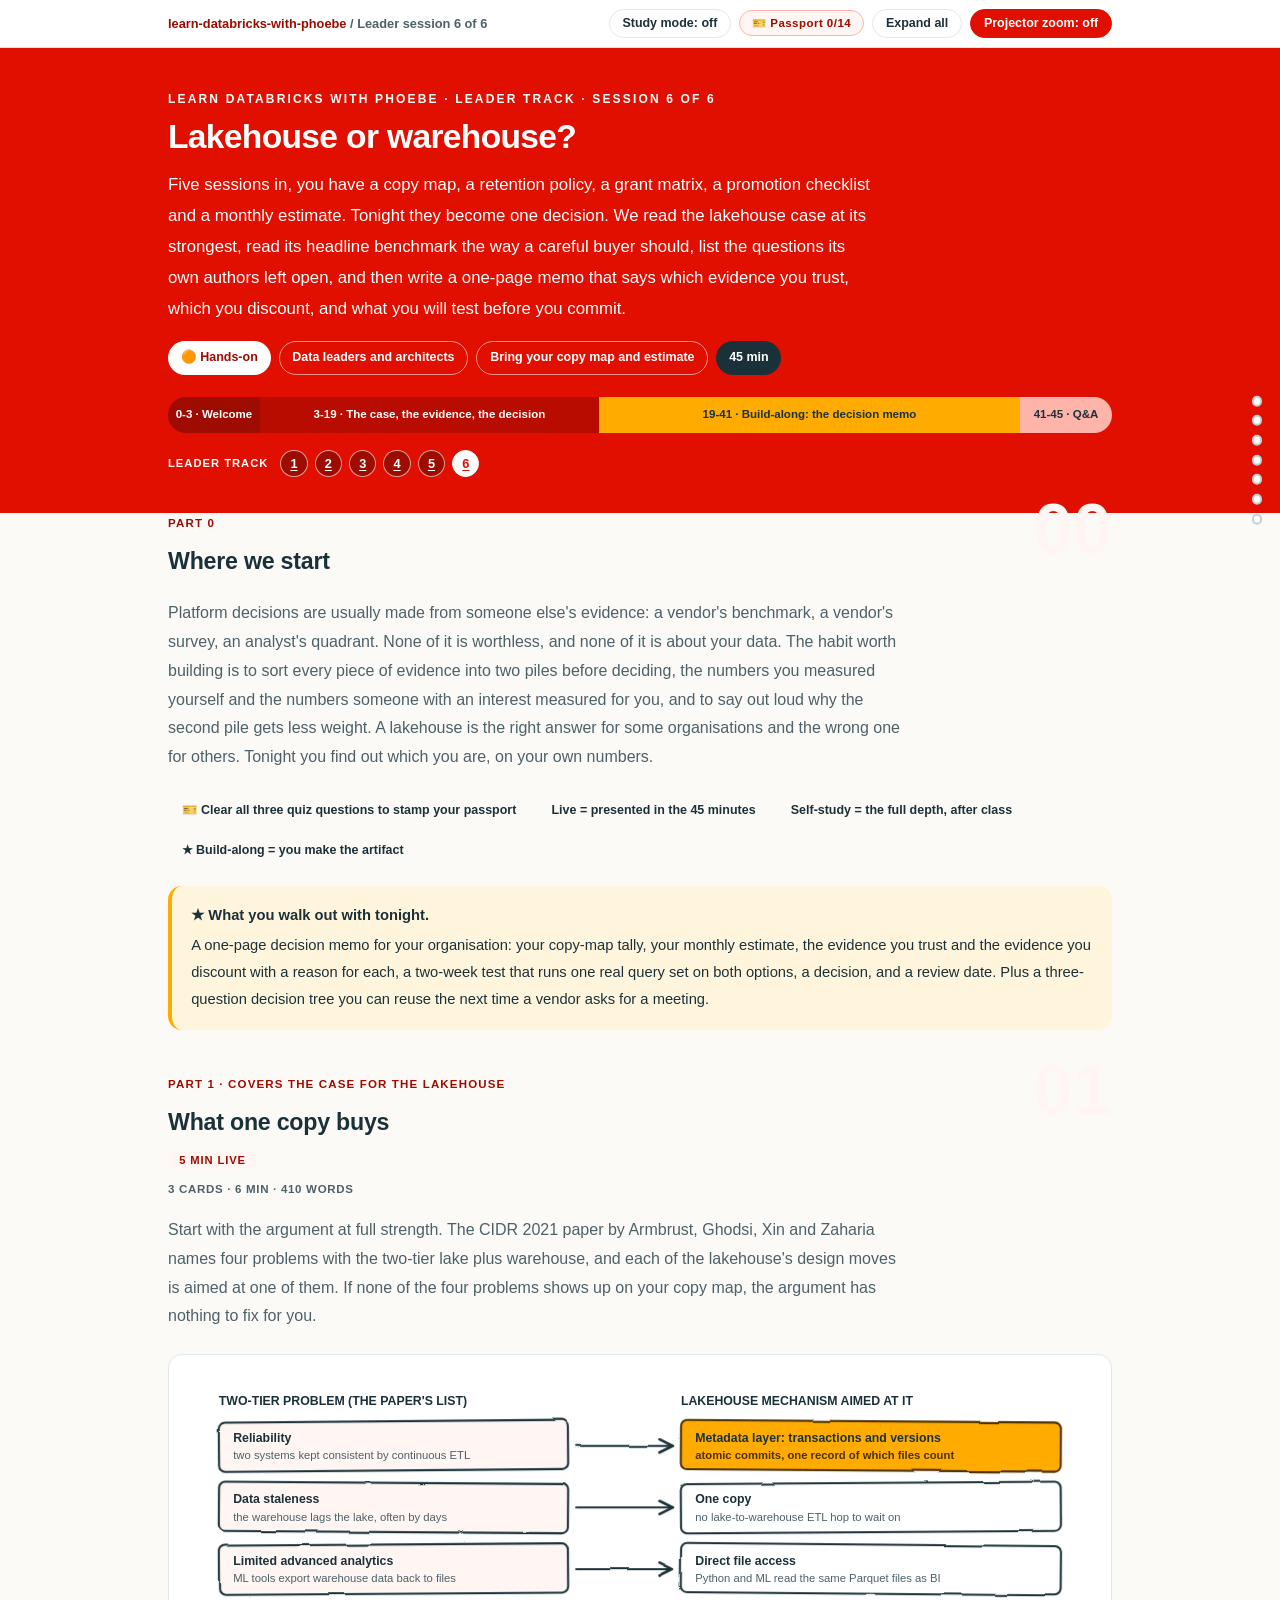
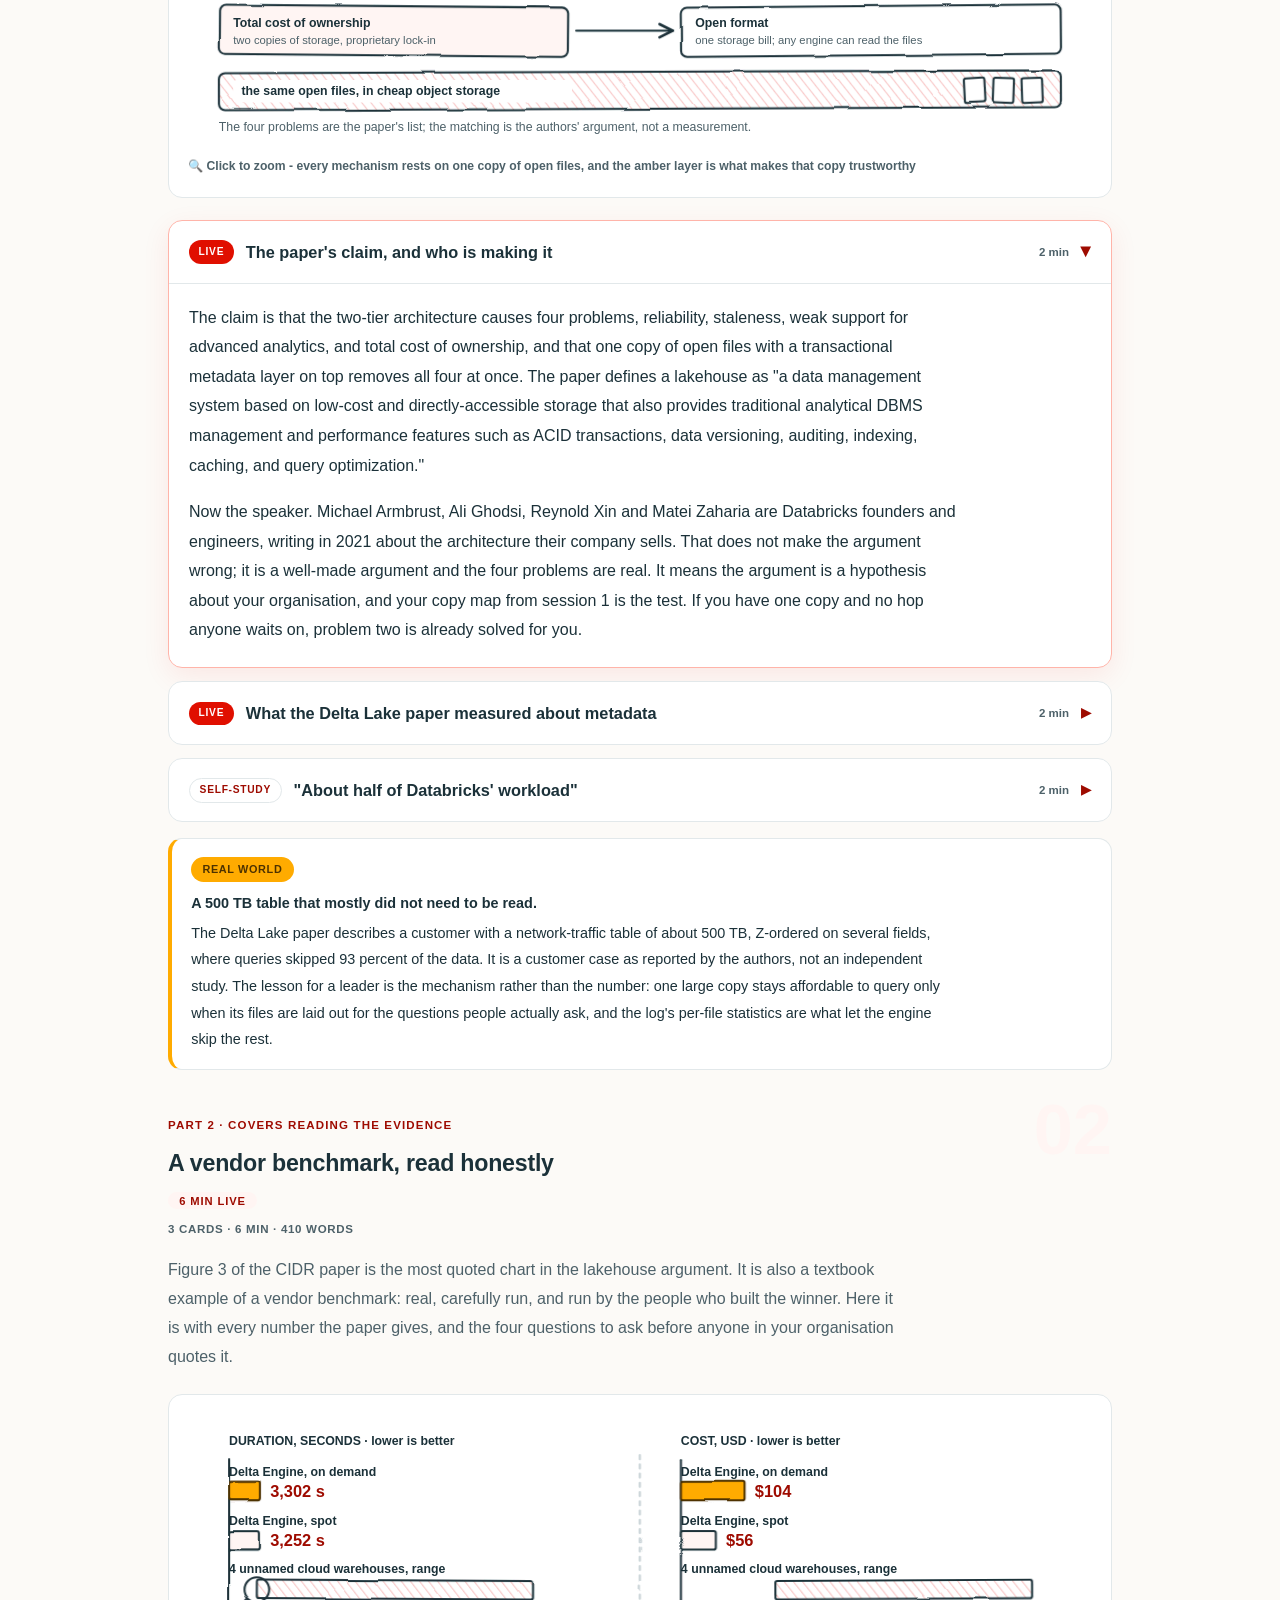
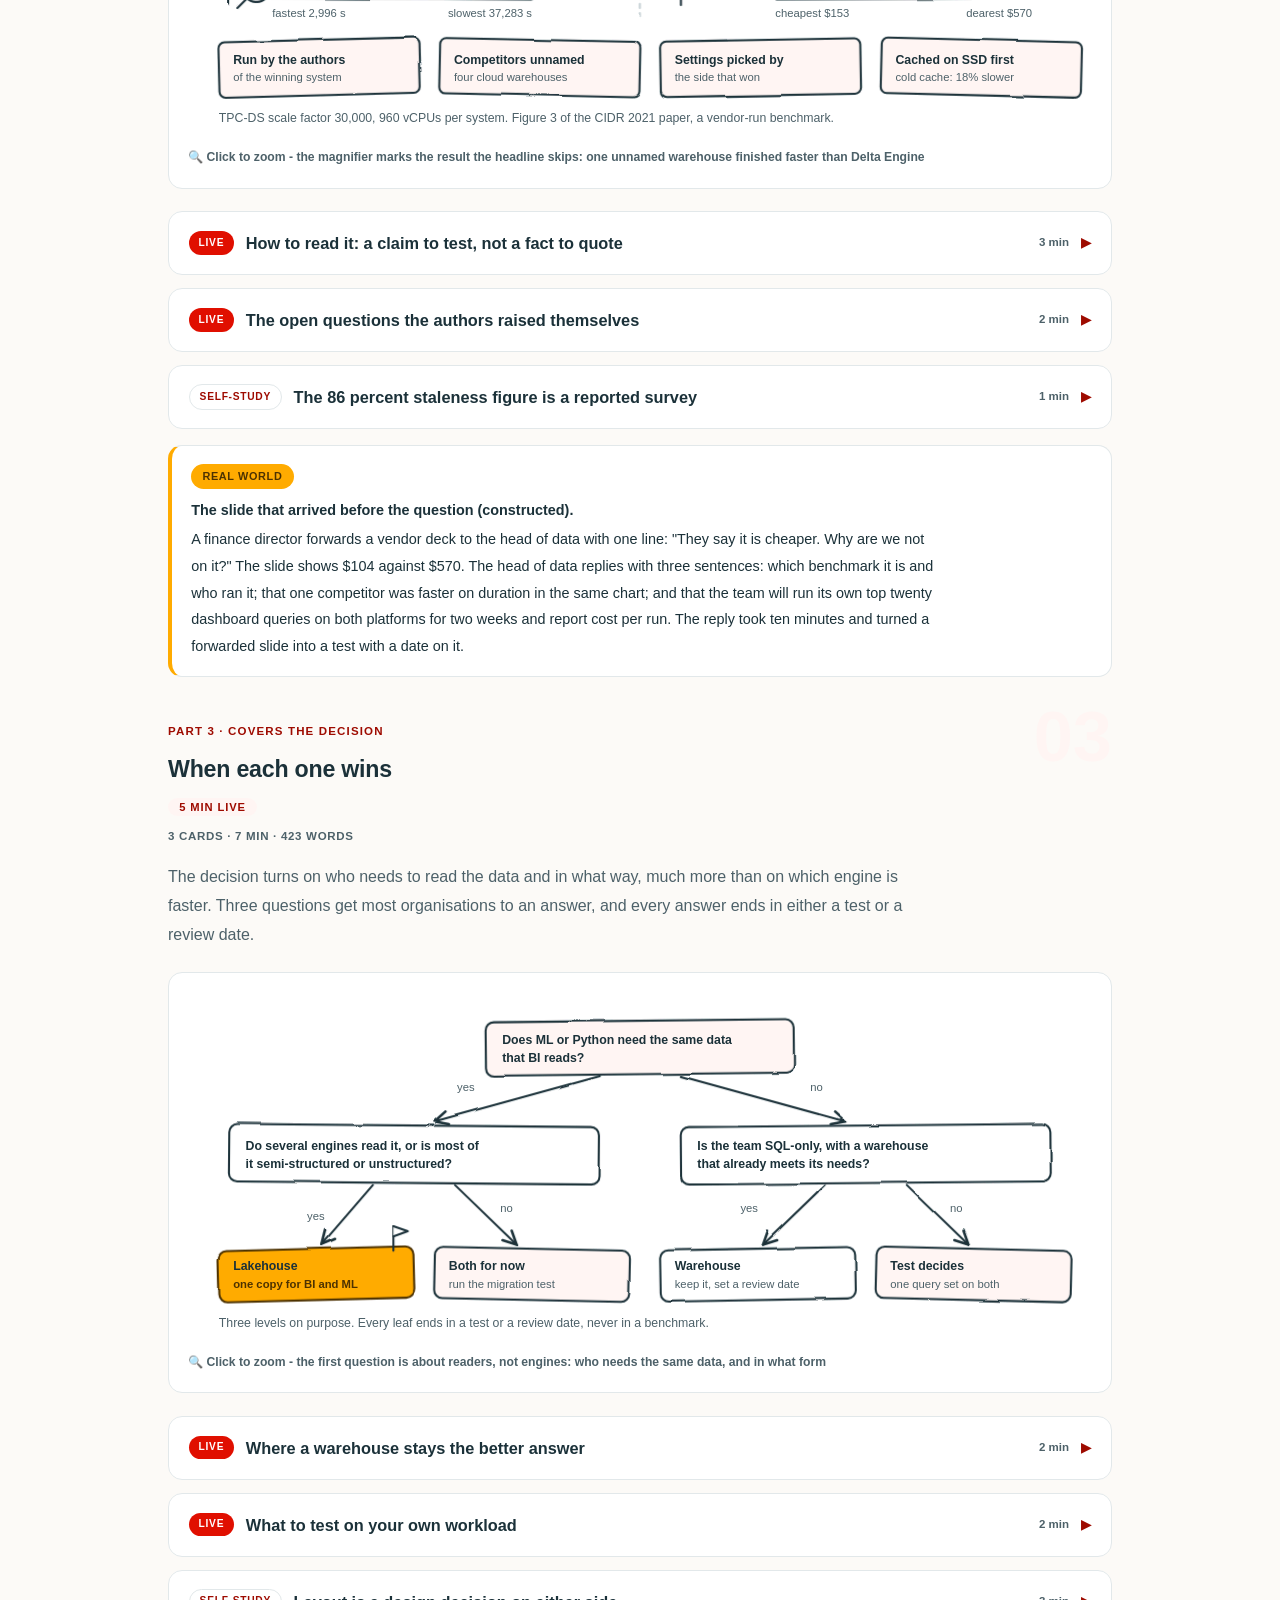
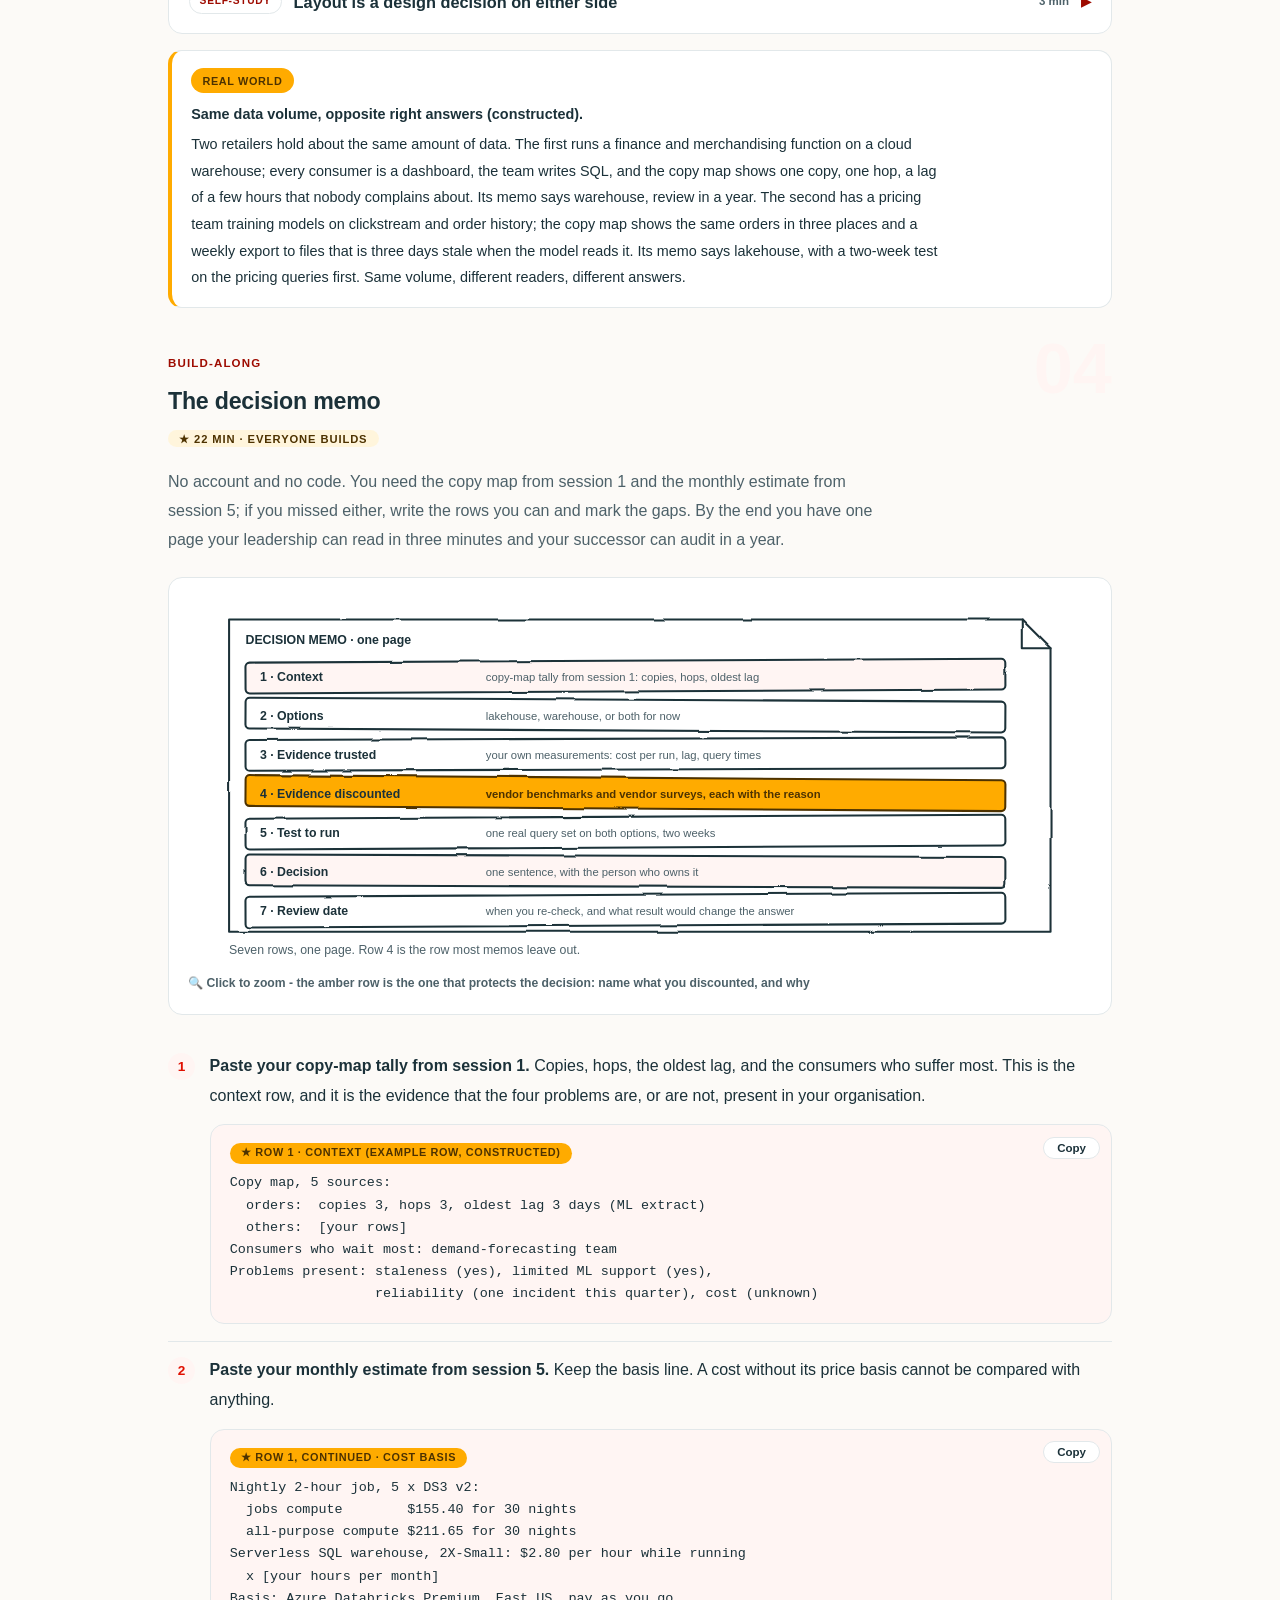
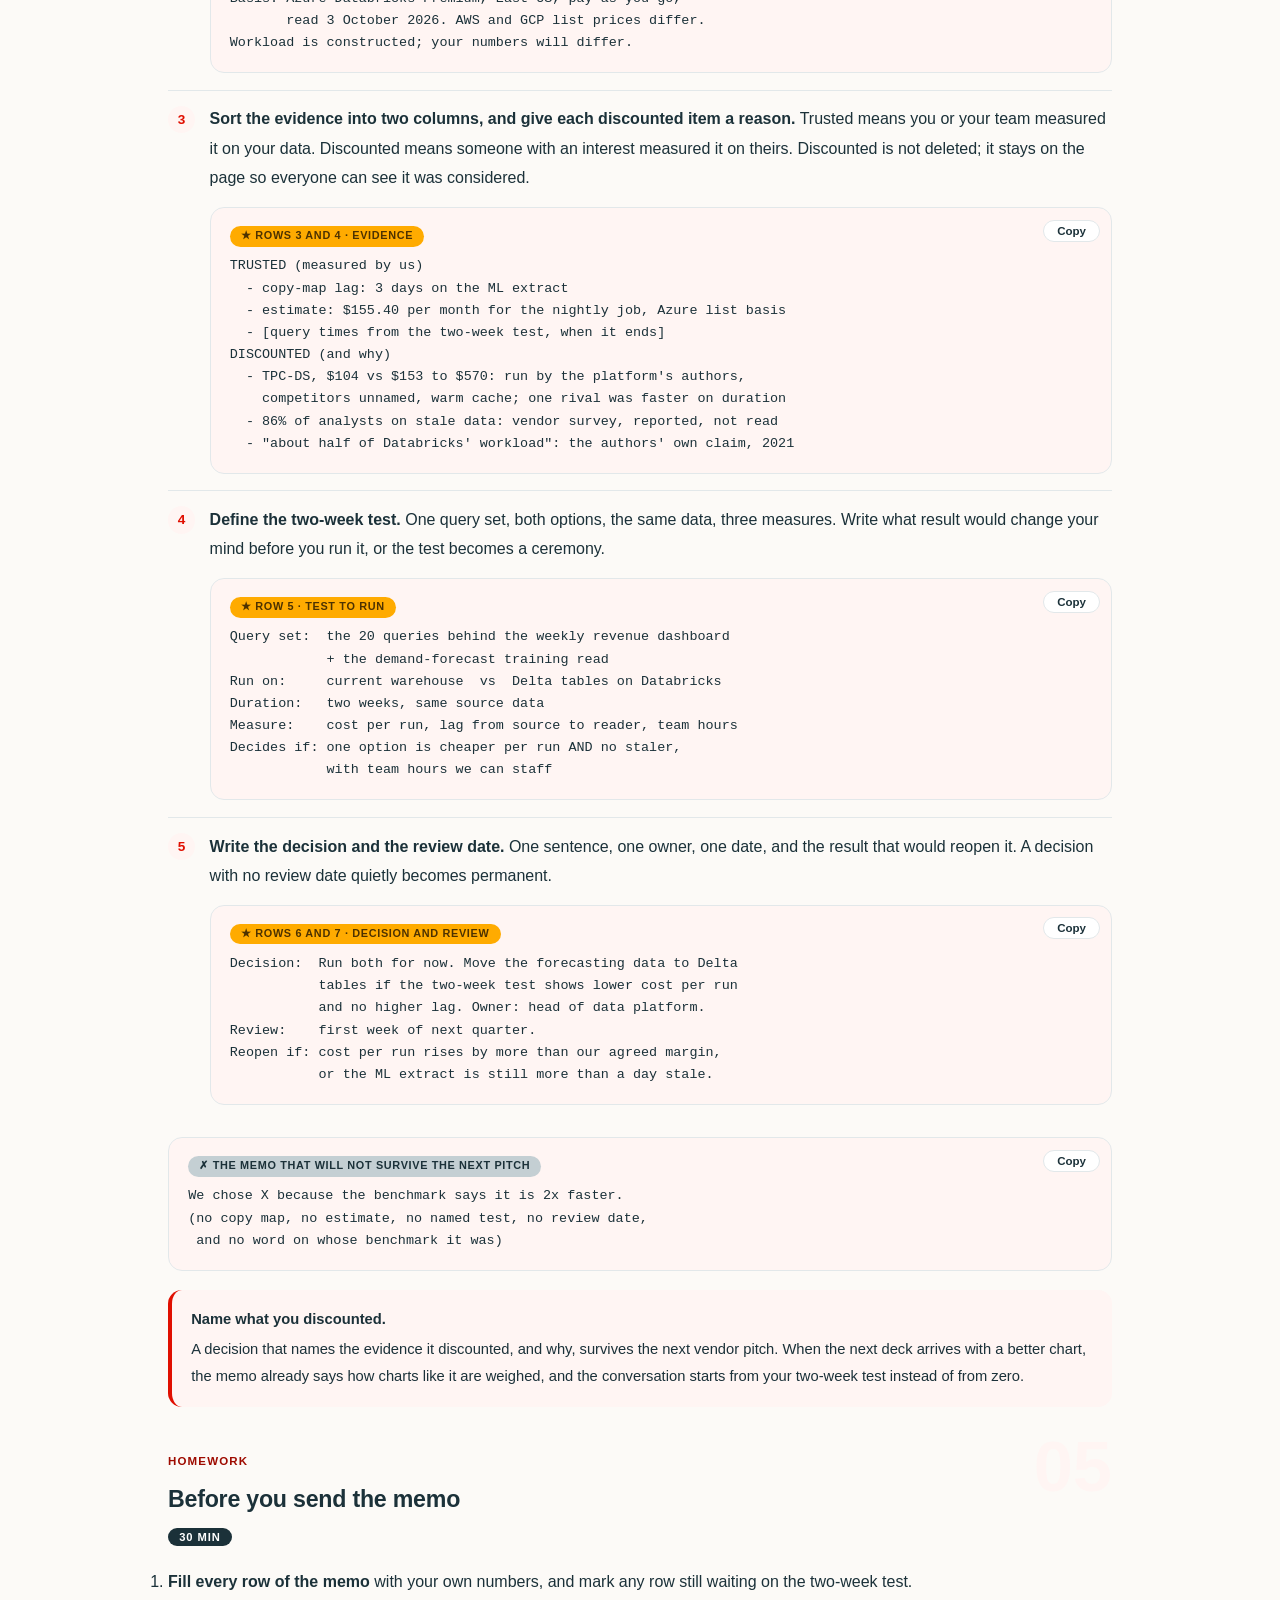
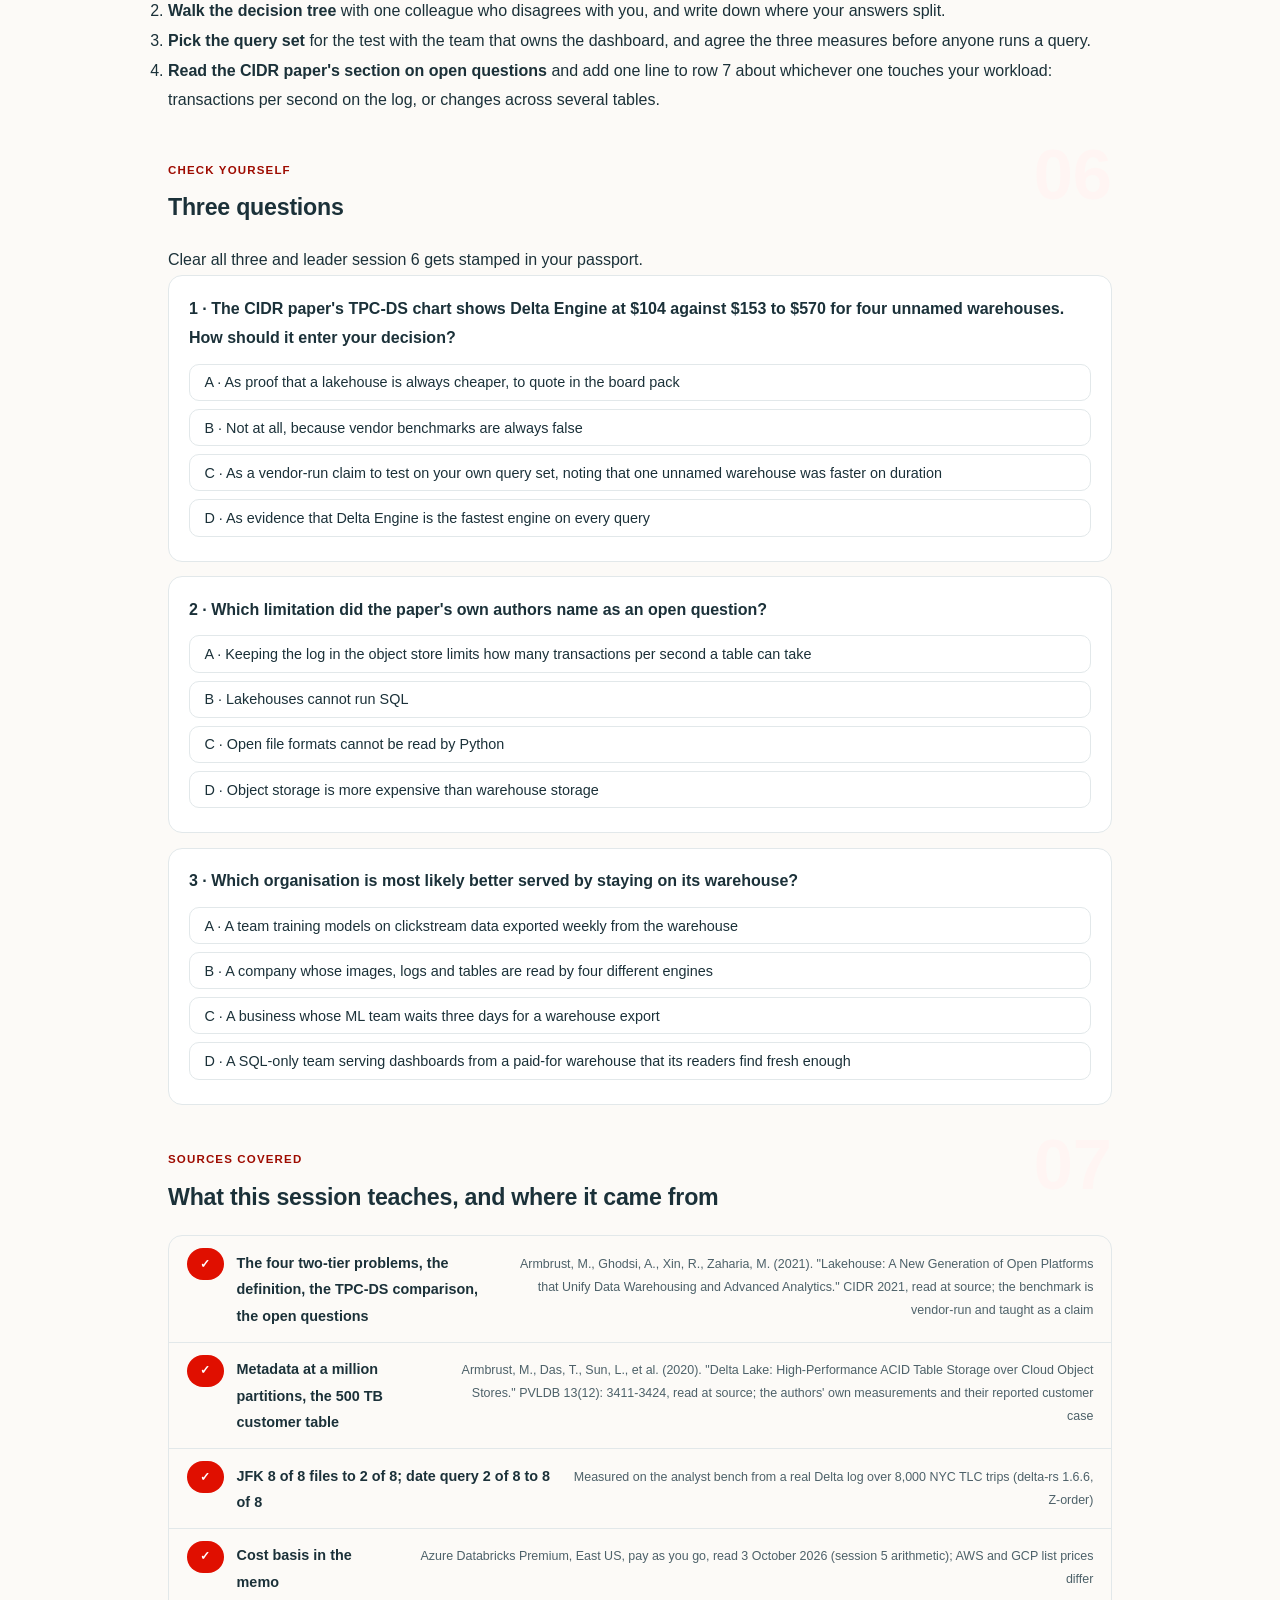
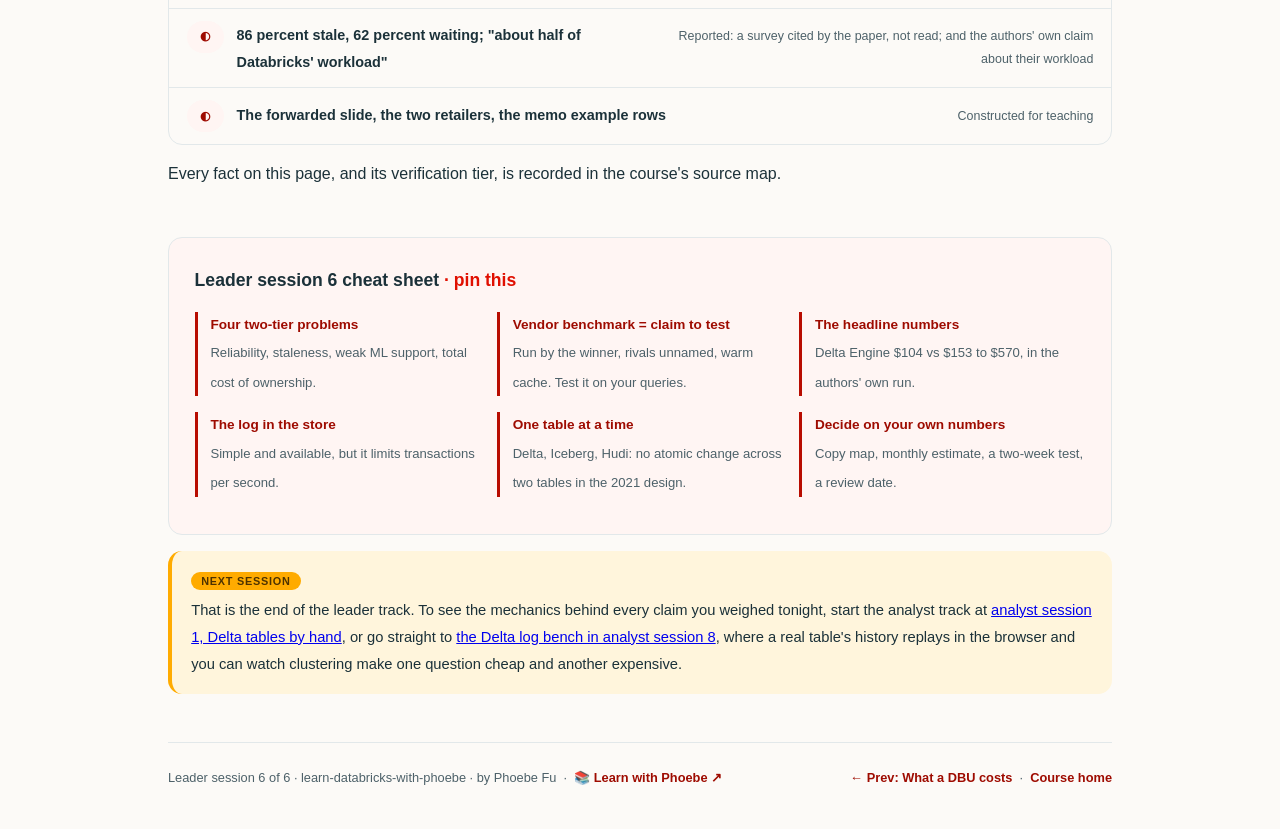
<file: courses/a6-lakehouse-or-warehouse.html>
<!DOCTYPE html>
<html lang="en">
<head>
<meta charset="UTF-8">
<meta name="viewport" content="width=device-width, initial-scale=1.0">
<!-- social:start -->
<meta name="description" content="Leader session 6 of 6. Lakehouse or warehouse, decided with evidence: the CIDR 2021 paper's case and its own open questions, a vendor benchmark read honestly, the Delta Lake paper's metadata results, a three-level decision tree, and a one-page decision memo built from your own copy map and cost estimate.">
<meta property="og:type" content="article">
<meta property="og:site_name" content="Learn with Phoebe">
<meta property="og:title" content="Lakehouse or warehouse? - learn databricks with phoebe">
<meta property="og:description" content="Leader session 6 of 6. What one copy buys, how to read a benchmark run by the winner, and a decision memo that names the evidence it trusts and the evidence it discounts.">
<meta property="og:url" content="https://phoebefu6.github.io/learn-databricks-with-phoebe/courses/a6-lakehouse-or-warehouse.html">
<meta property="og:image" content="https://phoebefu6.github.io/learn-databricks-with-phoebe/assets/og-cover.png">
<meta property="og:image:width" content="1200">
<meta property="og:image:height" content="630">
<meta name="twitter:card" content="summary_large_image">
<meta name="twitter:title" content="Lakehouse or warehouse? - learn databricks with phoebe">
<meta name="twitter:description" content="Leader session 6 of 6. A vendor benchmark read honestly, and a decision memo built from your own measurements.">
<meta name="twitter:image" content="https://phoebefu6.github.io/learn-databricks-with-phoebe/assets/og-cover.png">
<!-- social:end -->
<title>Leader session 6 · Lakehouse or warehouse? - learn databricks with phoebe</title>
<link rel="stylesheet" href="../assets/style.css?v=22">
</head>
<body>

<div class="toolbar">
  <div class="wrap">
    <span class="crumb"><a href="../index.html">learn-databricks-with-phoebe</a> / Leader session 6 of 6</span>
    <button class="btn" id="toggle-all" type="button">Expand all</button>
    <button class="btn primary" id="zoom-toggle" type="button">Projector zoom: off</button>
  </div>
</div>

<header class="masthead">
  <div class="wrap">
    <div class="eyebrow">Learn Databricks with Phoebe · Leader track · Session 6 of 6</div>
    <h1>Lakehouse or <span class="accent">warehouse</span>?</h1>
    <p class="sub">Five sessions in, you have a copy map, a retention policy, a grant matrix, a promotion checklist and a monthly estimate. Tonight they become one decision. We read the lakehouse case at its strongest, read its headline benchmark the way a careful buyer should, list the questions its own authors left open, and then write a one-page memo that says which evidence you trust, which you discount, and what you will test before you commit.</p>
    <div class="chip-row">
      <span class="chip level">🟠 Hands-on</span>
      <span class="chip audience">Data leaders and architects</span>
      <span class="chip audience">Bring your copy map and estimate</span>
      <span class="chip time">45 min</span>
    </div>
    <div class="agenda">
      <span class="a1" style="flex:1">0-3 · Welcome</span>
      <span class="a2" style="flex:4">3-19 · The case, the evidence, the decision</span>
      <span class="a3" style="flex:5">19-41 · Build-along: the decision memo</span>
      <span class="a4" style="flex:1">41-45 · Q&amp;A</span>
    </div>
  </div>
</header>

<main class="wrap">

  <section class="section" id="intro">
    <div class="section-kicker">
      <span class="klabel">Part 0</span>
      <h2>Where we start</h2>
    </div>
    <p class="lede">Platform decisions are usually made from someone else's evidence: a vendor's benchmark, a vendor's survey, an analyst's quadrant. None of it is worthless, and none of it is about your data. The habit worth building is to sort every piece of evidence into two piles before deciding, the numbers you measured yourself and the numbers someone with an interest measured for you, and to say out loud why the second pile gets less weight. A lakehouse is the right answer for some organisations and the wrong one for others. Tonight you find out which you are, on your own numbers.</p>

    <div class="legend">
      <span class="pill">🎫 Clear all three quiz questions to stamp your passport</span>
      <span class="pill">Live = presented in the 45 minutes</span>
      <span class="pill">Self-study = the full depth, after class</span>
      <span class="pill">★ Build-along = you make the artifact</span>
    </div>

    <div class="callout win">
      <p><strong>★ What you walk out with tonight.</strong> A one-page decision memo for your organisation: your copy-map tally, your monthly estimate, the evidence you trust and the evidence you discount with a reason for each, a two-week test that runs one real query set on both options, a decision, and a review date. Plus a three-question decision tree you can reuse the next time a vendor asks for a meeting.</p>
    </div>
  </section>

  <section class="section" id="part-1">
    <div class="section-kicker">
      <span class="klabel">Part 1 · covers the case for the lakehouse</span>
      <h2>What one copy buys</h2>
      <span class="tag concept">5 min live</span>
    </div>
    <p class="lede">Start with the argument at full strength. The CIDR 2021 paper by Armbrust, Ghodsi, Xin and Zaharia names four problems with the two-tier lake plus warehouse, and each of the lakehouse's design moves is aimed at one of them. If none of the four problems shows up on your copy map, the argument has nothing to fix for you.</p>

    <figure class="zoomable">
      <svg viewBox="0 0 880 362" xmlns="http://www.w3.org/2000/svg" role="img" aria-label="Four rows. Left, the four two-tier problems named in the CIDR 2021 paper; right, the lakehouse mechanism aimed at each. Reliability, two systems kept consistent by continuous ETL, is answered by the metadata layer: atomic commits and versions, highlighted. Data staleness, the warehouse lagging the lake, is answered by one copy with no lake-to-warehouse ETL hop. Limited advanced analytics, ML tools exporting warehouse data back to files, is answered by direct file access. Total cost of ownership, two copies of storage and lock-in, is answered by an open format. All four mechanisms rest on the same open files in cheap object storage.">
        <defs>
          <filter id="a6aSk" x="-3%" y="-3%" width="106%" height="106%"><feTurbulence type="fractalNoise" baseFrequency="0.02" numOctaves="2" seed="61" result="n"/><feDisplacementMap in="SourceGraphic" in2="n" scale="2.4" xChannelSelector="R" yChannelSelector="G"/></filter>
          <pattern id="a6aHc" patternUnits="userSpaceOnUse" width="7" height="7" patternTransform="rotate(-38)"><line x1="0" y1="0" x2="0" y2="7" stroke="#E00F00" stroke-width="1" opacity=".5"/></pattern>
          <marker id="a6aAr" viewBox="0 0 10 10" refX="9" refY="5" markerWidth="8" markerHeight="8" orient="auto"><path d="M1 1 L9 5 L1 9" fill="none" stroke="#1B3139" stroke-width="1.6" stroke-linecap="round"/></marker>
        </defs>
        <style>
          .a6aH { font: 800 12px Inter, sans-serif; fill: #1B3139; }
          .a6aL { font: 600 12px Inter, sans-serif; fill: #1B3139; }
          .a6aS { font: 400 11px Inter, sans-serif; fill: #4D6169; }
          .a6aB { font: 800 11px Inter, sans-serif; fill: #4D3200; }
          .a6aN { font: 400 12px Inter, sans-serif; fill: #4D6169; }
        </style>

        <text class="a6aH" x="30" y="30">TWO-TIER PROBLEM (THE PAPER'S LIST)</text>
        <text class="a6aH" x="480" y="30">LAKEHOUSE MECHANISM AIMED AT IT</text>

        <g filter="url(#a6aSk)" fill="none" stroke="#1B3139" stroke-width="2" stroke-linecap="round" stroke-linejoin="round">
          <rect x="30" y="46" width="340" height="48" rx="6" transform="rotate(-0.5 200 70)" fill="#FFF5F3"/>
          <rect x="30" y="106" width="340" height="48" rx="6" transform="rotate(0.4 200 130)" fill="#FFF5F3"/>
          <rect x="30" y="166" width="340" height="48" rx="6" transform="rotate(-0.4 200 190)" fill="#FFF5F3"/>
          <rect x="30" y="226" width="340" height="48" rx="6" transform="rotate(0.5 200 250)" fill="#FFF5F3"/>
          <rect x="480" y="46" width="370" height="48" rx="6" transform="rotate(0.4 665 70)" fill="#FFAB00" stroke="#4D3200"/>
          <rect x="480" y="106" width="370" height="48" rx="6" transform="rotate(-0.4 665 130)" fill="#FFFFFF"/>
          <rect x="480" y="166" width="370" height="48" rx="6" transform="rotate(0.5 665 190)" fill="#FFFFFF"/>
          <rect x="480" y="226" width="370" height="48" rx="6" transform="rotate(-0.5 665 250)" fill="#FFFFFF"/>
          <path d="M378 70 L472 70" marker-end="url(#a6aAr)"/>
          <path d="M378 130 L472 130" marker-end="url(#a6aAr)"/>
          <path d="M378 190 L472 190" marker-end="url(#a6aAr)"/>
          <path d="M378 250 L472 250" marker-end="url(#a6aAr)"/>
          <rect x="30" y="290" width="820" height="36" rx="6" transform="rotate(-0.2 440 308)" fill="url(#a6aHc)"/>
          <!-- doodle: three open files at the end of the store -->
          <rect x="756" y="296" width="20" height="24" rx="2" transform="rotate(-3 766 308)" fill="#FFFFFF"/>
          <rect x="784" y="296" width="20" height="24" rx="2" transform="rotate(2 794 308)" fill="#FFFFFF"/>
          <rect x="812" y="296" width="20" height="24" rx="2" transform="rotate(-2 822 308)" fill="#FFFFFF"/>
        </g>

        <text class="a6aL" x="44" y="66">Reliability</text>
        <text class="a6aS" x="44" y="83">two systems kept consistent by continuous ETL</text>
        <text class="a6aL" x="44" y="126">Data staleness</text>
        <text class="a6aS" x="44" y="143">the warehouse lags the lake, often by days</text>
        <text class="a6aL" x="44" y="186">Limited advanced analytics</text>
        <text class="a6aS" x="44" y="203">ML tools export warehouse data back to files</text>
        <text class="a6aL" x="44" y="246">Total cost of ownership</text>
        <text class="a6aS" x="44" y="263">two copies of storage, proprietary lock-in</text>

        <text class="a6aL" x="494" y="66">Metadata layer: transactions and versions</text>
        <text class="a6aB" x="494" y="83">atomic commits, one record of which files count</text>
        <text class="a6aL" x="494" y="126">One copy</text>
        <text class="a6aS" x="494" y="143">no lake-to-warehouse ETL hop to wait on</text>
        <text class="a6aL" x="494" y="186">Direct file access</text>
        <text class="a6aS" x="494" y="203">Python and ML read the same Parquet files as BI</text>
        <text class="a6aL" x="494" y="246">Open format</text>
        <text class="a6aS" x="494" y="263">one storage bill; any engine can read the files</text>

        <rect x="44" y="298" width="330" height="22" rx="4" fill="#FFFFFF"/>
        <text class="a6aL" x="52" y="313">the same open files, in cheap object storage</text>

        <text class="a6aN" x="30" y="348">The four problems are the paper's list; the matching is the authors' argument, not a measurement.</text>
      </svg>
      <figcaption>🔍 Click to zoom - every mechanism rests on one copy of open files, and the amber layer is what makes that copy trustworthy</figcaption>
    </figure>

    <details class="card" open>
      <summary><span class="mode live">Live</span>The paper's claim, and who is making it<span class="mini">2 min</span><span class="caret">▶</span></summary>
      <div class="body">
        <p>The claim is that the two-tier architecture causes four problems, reliability, staleness, weak support for advanced analytics, and total cost of ownership, and that one copy of open files with a transactional metadata layer on top removes all four at once. The paper defines a lakehouse as "a data management system based on low-cost and directly-accessible storage that also provides traditional analytical DBMS management and performance features such as ACID transactions, data versioning, auditing, indexing, caching, and query optimization."</p>
        <p>Now the speaker. Michael Armbrust, Ali Ghodsi, Reynold Xin and Matei Zaharia are Databricks founders and engineers, writing in 2021 about the architecture their company sells. That does not make the argument wrong; it is a well-made argument and the four problems are real. It means the argument is a hypothesis about your organisation, and your copy map from session 1 is the test. If you have one copy and no hop anyone waits on, problem two is already solved for you.</p>
      </div>
    </details>

    <details class="card">
      <summary><span class="mode live">Live</span>What the Delta Lake paper measured about metadata<span class="mini">2 min</span><span class="caret">▶</span></summary>
      <div class="body">
        <p>A lake without a metadata layer has to ask the object store which files exist, and listing is slow at scale. The Delta Lake paper (Armbrust et al., PVLDB 2020) reports that a table with 1 million partitions was listed in 108 seconds with Delta, and in 17 seconds with the log cached, while Hive took over an hour at only 10,000 partitions. These are the authors' own measurements of their own system.</p>
        <p>What a leader takes from it: the transaction log is not just a reliability feature, it is also how a lakehouse answers "which files are the table?" without walking the whole store. That is the mechanism behind the amber layer in the figure. Whether your tables are anywhere near a million partitions is a question for your team, and the honest answer for most organisations is no.</p>
      </div>
    </details>

    <details class="card">
      <summary><span class="mode self">Self-study</span>"About half of Databricks' workload"<span class="mini">2 min</span><span class="caret">▶</span></summary>
      <div class="body">
        <p>The CIDR paper says Delta Lake "is now used in about half of Databricks' workload". That is the authors' claim about their own customers, as of 2021, with no breakdown. It tells you the format was in heavy production use on one vendor's platform at that time. It does not tell you what share of those customers also kept a warehouse, whether the format suited them better than an alternative, or anything about the years since.</p>
        <p>Use it the way you would use any adoption claim from a vendor: as a reason to believe the technology is not experimental, and never as a reason to believe it fits you.</p>
      </div>
    </details>

    <div class="callout example">
      <span class="ex-pill">Real world</span>
      <p><strong>A 500 TB table that mostly did not need to be read.</strong> The Delta Lake paper describes a customer with a network-traffic table of about 500 TB, Z-ordered on several fields, where queries skipped 93 percent of the data. It is a customer case as reported by the authors, not an independent study. The lesson for a leader is the mechanism rather than the number: one large copy stays affordable to query only when its files are laid out for the questions people actually ask, and the log's per-file statistics are what let the engine skip the rest.</p>
    </div>
  </section>

  <section class="section" id="part-2">
    <div class="section-kicker">
      <span class="klabel">Part 2 · covers reading the evidence</span>
      <h2>A vendor benchmark, read honestly</h2>
      <span class="tag concept">6 min live</span>
    </div>
    <p class="lede">Figure 3 of the CIDR paper is the most quoted chart in the lakehouse argument. It is also a textbook example of a vendor benchmark: real, carefully run, and run by the people who built the winner. Here it is with every number the paper gives, and the four questions to ask before anyone in your organisation quotes it.</p>

    <figure class="zoomable">
      <svg viewBox="0 0 880 314" xmlns="http://www.w3.org/2000/svg" role="img" aria-label="TPC-DS at scale factor 30,000, 960 vCPUs per system, from Figure 3 of the CIDR 2021 paper. Duration in seconds: Delta Engine on demand 3,302, Delta Engine spot 3,252, four unnamed cloud warehouses ranging from 2,996, faster than Delta Engine, to 37,283. Cost in US dollars: Delta Engine on demand 104, spot 56, the four unnamed warehouses 153 to 570. Four notes underneath: run by the authors of the winning system; the competitors are unnamed; settings picked by the side that won; data cached on SSD first, and the paper notes Delta Engine was 18 percent slower from a cold cache.">
        <defs>
          <filter id="a6bSk" x="-3%" y="-3%" width="106%" height="106%"><feTurbulence type="fractalNoise" baseFrequency="0.02" numOctaves="2" seed="67" result="n"/><feDisplacementMap in="SourceGraphic" in2="n" scale="2.4" xChannelSelector="R" yChannelSelector="G"/></filter>
          <pattern id="a6bHc" patternUnits="userSpaceOnUse" width="7" height="7" patternTransform="rotate(-38)"><line x1="0" y1="0" x2="0" y2="7" stroke="#E00F00" stroke-width="1" opacity=".5"/></pattern>
          <marker id="a6bAr" viewBox="0 0 10 10" refX="9" refY="5" markerWidth="8" markerHeight="8" orient="auto"><path d="M1 1 L9 5 L1 9" fill="none" stroke="#1B3139" stroke-width="1.6" stroke-linecap="round"/></marker>
        </defs>
        <style>
          .a6bH { font: 800 12px Inter, sans-serif; fill: #1B3139; }
          .a6bL { font: 600 12px Inter, sans-serif; fill: #1B3139; }
          .a6bS { font: 400 11px Inter, sans-serif; fill: #4D6169; }
          .a6bV { font: 800 16px Inter, sans-serif; fill: #9E0B00; }
          .a6bN { font: 400 12px Inter, sans-serif; fill: #4D6169; }
        </style>

        <text class="a6bH" x="40" y="30">DURATION, SECONDS · lower is better</text>
        <text class="a6bH" x="480" y="30">COST, USD · lower is better</text>

        <g filter="url(#a6bSk)" fill="none" stroke="#1B3139" stroke-width="2" stroke-linecap="round" stroke-linejoin="round">
          <!-- duration panel, 0 to 40,000 s over 360 px -->
          <path d="M40 44 L40 186"/>
          <rect x="40" y="66" width="30" height="18" rx="2" fill="#FFAB00" stroke="#4D3200"/>
          <rect x="40" y="114" width="29" height="18" rx="2" fill="#FFF5F3"/>
          <rect x="67" y="162" width="268" height="18" rx="2" transform="rotate(0.3 201 171)" fill="url(#a6bHc)"/>
          <!-- doodle: magnifier on the fastest warehouse -->
          <circle cx="67" cy="171" r="12"/>
          <path d="M58 180 L49 189"/>
          <!-- cost panel, 0 to 600 USD over 360 px -->
          <path d="M440 40 L440 200" stroke="#C4CFD3" stroke-dasharray="4 5"/>
          <path d="M480 44 L480 186"/>
          <rect x="480" y="66" width="62" height="18" rx="2" fill="#FFAB00" stroke="#4D3200"/>
          <rect x="480" y="114" width="34" height="18" rx="2" fill="#FFF5F3"/>
          <rect x="572" y="162" width="250" height="18" rx="2" transform="rotate(-0.3 697 171)" fill="url(#a6bHc)"/>
          <!-- four notes -->
          <rect x="30" y="220" width="195" height="54" rx="6" transform="rotate(-1.5 127 247)" fill="#FFF5F3"/>
          <rect x="245" y="220" width="195" height="54" rx="6" transform="rotate(1.2 342 247)" fill="#FFF5F3"/>
          <rect x="460" y="220" width="195" height="54" rx="6" transform="rotate(-1 557 247)" fill="#FFF5F3"/>
          <rect x="675" y="220" width="195" height="54" rx="6" transform="rotate(1.4 772 247)" fill="#FFF5F3"/>
        </g>

        <text class="a6bL" x="40" y="60">Delta Engine, on demand</text>
        <text class="a6bV" x="80" y="81">3,302 s</text>
        <text class="a6bL" x="40" y="108">Delta Engine, spot</text>
        <text class="a6bV" x="80" y="129">3,252 s</text>
        <text class="a6bL" x="40" y="155">4 unnamed cloud warehouses, range</text>
        <text class="a6bS" x="82" y="198">fastest 2,996 s</text>
        <text class="a6bS" x="335" y="198" text-anchor="end">slowest 37,283 s</text>

        <text class="a6bL" x="480" y="60">Delta Engine, on demand</text>
        <text class="a6bV" x="552" y="81">$104</text>
        <text class="a6bL" x="480" y="108">Delta Engine, spot</text>
        <text class="a6bV" x="524" y="129">$56</text>
        <text class="a6bL" x="480" y="155">4 unnamed cloud warehouses, range</text>
        <text class="a6bS" x="572" y="198">cheapest $153</text>
        <text class="a6bS" x="822" y="198" text-anchor="end">dearest $570</text>

        <text class="a6bL" x="44" y="243">Run by the authors</text>
        <text class="a6bS" x="44" y="260">of the winning system</text>
        <text class="a6bL" x="259" y="243">Competitors unnamed</text>
        <text class="a6bS" x="259" y="260">four cloud warehouses</text>
        <text class="a6bL" x="474" y="243">Settings picked by</text>
        <text class="a6bS" x="474" y="260">the side that won</text>
        <text class="a6bL" x="689" y="243">Cached on SSD first</text>
        <text class="a6bS" x="689" y="260">cold cache: 18% slower</text>

        <text class="a6bN" x="30" y="300">TPC-DS scale factor 30,000, 960 vCPUs per system. Figure 3 of the CIDR 2021 paper, a vendor-run benchmark.</text>
      </svg>
      <figcaption>🔍 Click to zoom - the magnifier marks the result the headline skips: one unnamed warehouse finished faster than Delta Engine</figcaption>
    </figure>

    <details class="card">
      <summary><span class="mode live">Live</span>How to read it: a claim to test, not a fact to quote<span class="mini">3 min</span><span class="caret">▶</span></summary>
      <div class="body">
        <p>The paper reports TPC-DS at scale factor 30,000, each system on 960 vCPUs. Delta Engine finished in 3,302 seconds for $104 on demand, or 3,252 seconds for $56 on spot instances. Four cloud warehouses, not named, took 2,996 to 37,283 seconds and cost $153 to $570.</p>
        <p>Read the whole chart before the headline. On duration, one of the unnamed warehouses (2,996 seconds) was faster than Delta Engine; the clear win is on cost, not speed. The benchmark was run by the authors of the winning system, the competitors are unnamed so nobody can check their configuration, the settings were chosen by the side that won, and the data was cached on local SSD first; the paper itself notes Delta Engine was 18 percent slower from a cold cache. None of this makes the result false. It makes it one well-run test on a standard workload, by an interested party, that may or may not resemble your queries. The professional move is to turn it into a test of your own, which is what the build-along does.</p>
      </div>
    </details>

    <details class="card">
      <summary><span class="mode live">Live</span>The open questions the authors raised themselves<span class="mini">2 min</span><span class="caret">▶</span></summary>
      <div class="body">
        <p>The same paper is unusually candid about what its design does not yet do. Two of its open questions belong in your memo:</p>
        <p><strong>The log lives in the object store.</strong> Keeping the transaction log as files next to the data is simple and needs no extra service, but the authors note it limits how many transactions per second a table can take. Nightly and hourly loads are fine; thousands of tiny concurrent writes to one table are where an operational database or a warehouse built for that pattern may be the better answer.</p>
        <p><strong>One table at a time.</strong> Delta, Iceberg and Hudi each commit to a single table per transaction. If your process must change orders and payments together, atomically, that guarantee is not in the 2021 design. Ask any vendor, including Databricks, how they handle it today, and ask to see it work on your case.</p>
      </div>
    </details>

    <details class="card">
      <summary><span class="mode self">Self-study</span>The 86 percent staleness figure is a reported survey<span class="mini">1 min</span><span class="caret">▶</span></summary>
      <div class="body">
        <p>The paper cites a Dimensional Research and Fivetran survey in which 86 percent of analysts use out-of-date data and 62 percent report waiting on engineering several times a month. The survey itself was not read for this session, so both numbers are reported, cited by an interested party, from a survey commissioned by another vendor in the same market. Your copy map already measured the lag that matters to you. Put your number in the memo, and put the survey in the discounted column with that reason.</p>
      </div>
    </details>

    <div class="callout example">
      <span class="ex-pill">Real world</span>
      <p><strong>The slide that arrived before the question (constructed).</strong> A finance director forwards a vendor deck to the head of data with one line: "They say it is cheaper. Why are we not on it?" The slide shows $104 against $570. The head of data replies with three sentences: which benchmark it is and who ran it; that one competitor was faster on duration in the same chart; and that the team will run its own top twenty dashboard queries on both platforms for two weeks and report cost per run. The reply took ten minutes and turned a forwarded slide into a test with a date on it.</p>
    </div>
  </section>

  <section class="section" id="part-3">
    <div class="section-kicker">
      <span class="klabel">Part 3 · covers the decision</span>
      <h2>When each one wins</h2>
      <span class="tag concept">5 min live</span>
    </div>
    <p class="lede">The decision turns on who needs to read the data and in what way, much more than on which engine is faster. Three questions get most organisations to an answer, and every answer ends in either a test or a review date.</p>

    <figure class="zoomable">
      <svg viewBox="0 0 880 340" xmlns="http://www.w3.org/2000/svg" role="img" aria-label="A three-level decision tree. Top question: does ML or Python need the same data that BI reads? If yes: do several engines read it, or is most of it semi-structured or unstructured? Yes leads to lakehouse, highlighted; no leads to both for now, run the migration test. If the top answer is no: is the team SQL-only, with a warehouse that already meets its needs? Yes leads to warehouse, keep it and set a review date; no leads to a two-week test on one query set that decides.">
        <defs>
          <filter id="a6cSk" x="-3%" y="-3%" width="106%" height="106%"><feTurbulence type="fractalNoise" baseFrequency="0.02" numOctaves="2" seed="73" result="n"/><feDisplacementMap in="SourceGraphic" in2="n" scale="2.4" xChannelSelector="R" yChannelSelector="G"/></filter>
          <pattern id="a6cHc" patternUnits="userSpaceOnUse" width="7" height="7" patternTransform="rotate(-38)"><line x1="0" y1="0" x2="0" y2="7" stroke="#E00F00" stroke-width="1" opacity=".5"/></pattern>
          <marker id="a6cAr" viewBox="0 0 10 10" refX="9" refY="5" markerWidth="8" markerHeight="8" orient="auto"><path d="M1 1 L9 5 L1 9" fill="none" stroke="#1B3139" stroke-width="1.6" stroke-linecap="round"/></marker>
        </defs>
        <style>
          .a6cH { font: 800 12px Inter, sans-serif; fill: #1B3139; }
          .a6cL { font: 600 12px Inter, sans-serif; fill: #1B3139; }
          .a6cS { font: 400 11px Inter, sans-serif; fill: #4D6169; }
          .a6cB { font: 800 11px Inter, sans-serif; fill: #4D3200; }
          .a6cN { font: 400 12px Inter, sans-serif; fill: #4D6169; }
        </style>

        <g filter="url(#a6cSk)" fill="none" stroke="#1B3139" stroke-width="2" stroke-linecap="round" stroke-linejoin="round">
          <rect x="290" y="28" width="300" height="52" rx="8" transform="rotate(-0.6 440 54)" fill="#FFF5F3"/>
          <rect x="40" y="130" width="360" height="56" rx="8" transform="rotate(0.5 220 158)" fill="#FFFFFF"/>
          <rect x="480" y="130" width="360" height="56" rx="8" transform="rotate(-0.5 660 158)" fill="#FFFFFF"/>
          <rect x="30" y="250" width="190" height="50" rx="8" transform="rotate(-1.5 125 275)" fill="#FFAB00" stroke="#4D3200"/>
          <rect x="240" y="250" width="190" height="50" rx="8" transform="rotate(1.2 335 275)" fill="#FFF5F3"/>
          <rect x="460" y="250" width="190" height="50" rx="8" transform="rotate(-1 555 275)" fill="#FFFFFF"/>
          <rect x="670" y="250" width="190" height="50" rx="8" transform="rotate(1.4 765 275)" fill="#FFF5F3"/>
          <path d="M400 82 L240 126" marker-end="url(#a6cAr)"/>
          <path d="M480 82 L640 126" marker-end="url(#a6cAr)"/>
          <path d="M180 188 L130 246" marker-end="url(#a6cAr)"/>
          <path d="M260 188 L320 246" marker-end="url(#a6cAr)"/>
          <path d="M620 188 L560 246" marker-end="url(#a6cAr)"/>
          <path d="M700 188 L760 246" marker-end="url(#a6cAr)"/>
          <!-- doodle: a small flag planted on the lakehouse leaf -->
          <path d="M200 252 L200 228"/>
          <path d="M200 228 L214 233 L200 238" fill="#FFFFFF"/>
        </g>

        <text class="a6cL" x="306" y="51">Does ML or Python need the same data</text>
        <text class="a6cL" x="306" y="68">that BI reads?</text>

        <text class="a6cL" x="56" y="154">Do several engines read it, or is most of</text>
        <text class="a6cL" x="56" y="171">it semi-structured or unstructured?</text>
        <text class="a6cL" x="496" y="154">Is the team SQL-only, with a warehouse</text>
        <text class="a6cL" x="496" y="171">that already meets its needs?</text>

        <text class="a6cS" x="262" y="96">yes</text>
        <text class="a6cS" x="606" y="96">no</text>
        <text class="a6cS" x="116" y="222">yes</text>
        <text class="a6cS" x="304" y="214">no</text>
        <text class="a6cS" x="538" y="214">yes</text>
        <text class="a6cS" x="742" y="214">no</text>

        <text class="a6cH" x="44" y="271">Lakehouse</text>
        <text class="a6cB" x="44" y="288">one copy for BI and ML</text>
        <text class="a6cH" x="254" y="271">Both for now</text>
        <text class="a6cS" x="254" y="288">run the migration test</text>
        <text class="a6cH" x="474" y="271">Warehouse</text>
        <text class="a6cS" x="474" y="288">keep it, set a review date</text>
        <text class="a6cH" x="684" y="271">Test decides</text>
        <text class="a6cS" x="684" y="288">one query set on both</text>

        <text class="a6cN" x="30" y="326">Three levels on purpose. Every leaf ends in a test or a review date, never in a benchmark.</text>
      </svg>
      <figcaption>🔍 Click to zoom - the first question is about readers, not engines: who needs the same data, and in what form</figcaption>
    </figure>

    <details class="card">
      <summary><span class="mode live">Live</span>Where a warehouse stays the better answer<span class="mini">2 min</span><span class="caret">▶</span></summary>
      <div class="body">
        <p>Go back to the four problems in Part 1. A warehouse wins when none of them is biting. The data is tabular and the consumers are dashboards and reports, so there is no ML team exporting files. The team works in SQL and has no plan to change that. The warehouse is already paid for, contracted and operated well, and your copy map shows it is fresh enough for the people who read it. In that organisation a lakehouse migration buys a new platform, a retraining programme and a year of parallel running, in exchange for fixing problems you do not have.</p>
        <p>The authors' open questions add two more cases: many small concurrent writes to one table, and changes that must be atomic across several tables. Neither is a reason to rule a lakehouse out, but both are reasons to test before deciding.</p>
      </div>
    </details>

    <details class="card">
      <summary><span class="mode live">Live</span>What to test on your own workload<span class="mini">2 min</span><span class="caret">▶</span></summary>
      <div class="body">
        <p>A useful test is small and real. Take one query set your organisation actually runs, for example the twenty queries behind your most-read dashboard, and run it on both options for two weeks with the same data. Measure three things. <strong>Cost per run,</strong> using the arithmetic from session 5 (DBU rate times DBUs, plus the VMs on classic compute). <strong>Freshness,</strong> as the lag your copy map measures from source to the reader. <strong>Effort,</strong> as the hours your team spent keeping both running.</p>
        <p>Prices in the memo should carry their basis. The rates used in session 5 are Azure Databricks Premium, East US, pay as you go, read 3 October 2026; AWS and GCP list prices differ, and your contract may differ again.</p>
      </div>
    </details>

    <details class="card">
      <summary><span class="mode self">Self-study</span>Layout is a design decision on either side<span class="mini">3 min</span><span class="caret">▶</span></summary>
      <div class="body">
        <p>Dimensional modelling, star schemas and warehouse internals are not taught here; they live in <a href="https://phoebefu6.github.io/learn-data-warehouse-with-phoebe/">the data warehouse course</a>. One measured result from <a href="b8-the-delta-log-bench.html">the analyst bench</a> belongs in every platform decision, because it holds on either side. On 8,000 real taxi trips in 8 files, clustering the files by pickup zone cut a JFK query from 8 of 8 files read to 2 of 8. The same rewrite made a one-day date query worse, from 2 of 8 files to 8 of 8, because it scattered the time order the daily loads had given. Clustering is a choice of which question gets cheap.</p>
        <p>On Databricks, liquid clustering is what Databricks recommends for new tables; the bench runs on delta-rs 1.6.6, which offers Z-order, not CLUSTER BY, so it measures the Z-order version of the same idea. Either way, the decision memo should name the two or three questions that must be cheap, because no layout makes every question cheap.</p>
      </div>
    </details>

    <div class="callout example">
      <span class="ex-pill">Real world</span>
      <p><strong>Same data volume, opposite right answers (constructed).</strong> Two retailers hold about the same amount of data. The first runs a finance and merchandising function on a cloud warehouse; every consumer is a dashboard, the team writes SQL, and the copy map shows one copy, one hop, a lag of a few hours that nobody complains about. Its memo says warehouse, review in a year. The second has a pricing team training models on clickstream and order history; the copy map shows the same orders in three places and a weekly export to files that is three days stale when the model reads it. Its memo says lakehouse, with a two-week test on the pricing queries first. Same volume, different readers, different answers.</p>
    </div>
  </section>

  <section class="section" id="demo-1">
    <div class="section-kicker">
      <span class="klabel">Build-along</span>
      <h2>The decision memo</h2>
      <span class="tag demo">★ 22 min · everyone builds</span>
    </div>
    <p class="lede">No account and no code. You need the copy map from session 1 and the monthly estimate from session 5; if you missed either, write the rows you can and mark the gaps. By the end you have one page your leadership can read in three minutes and your successor can audit in a year.</p>

    <figure class="zoomable">
      <svg viewBox="0 0 880 356" xmlns="http://www.w3.org/2000/svg" role="img" aria-label="A one-page memo template with seven rows. 1 context: the copy-map tally from session 1. 2 options: lakehouse, warehouse, both for now. 3 evidence trusted: your own measurements. 4 evidence discounted, highlighted: vendor benchmarks and vendor surveys, each with a reason. 5 test to run: one real query set on both, two weeks. 6 decision: one sentence with an owner. 7 review date: when you re-check and what would change the answer.">
        <defs>
          <filter id="a6dSk" x="-3%" y="-3%" width="106%" height="106%"><feTurbulence type="fractalNoise" baseFrequency="0.02" numOctaves="2" seed="79" result="n"/><feDisplacementMap in="SourceGraphic" in2="n" scale="2.4" xChannelSelector="R" yChannelSelector="G"/></filter>
          <pattern id="a6dHc" patternUnits="userSpaceOnUse" width="7" height="7" patternTransform="rotate(-38)"><line x1="0" y1="0" x2="0" y2="7" stroke="#E00F00" stroke-width="1" opacity=".5"/></pattern>
          <marker id="a6dAr" viewBox="0 0 10 10" refX="9" refY="5" markerWidth="8" markerHeight="8" orient="auto"><path d="M1 1 L9 5 L1 9" fill="none" stroke="#1B3139" stroke-width="1.6" stroke-linecap="round"/></marker>
        </defs>
        <style>
          .a6dH { font: 800 12px Inter, sans-serif; fill: #1B3139; }
          .a6dL { font: 600 12px Inter, sans-serif; fill: #1B3139; }
          .a6dS { font: 400 11px Inter, sans-serif; fill: #4D6169; }
          .a6dB { font: 800 11px Inter, sans-serif; fill: #4D3200; }
          .a6dN { font: 400 12px Inter, sans-serif; fill: #4D6169; }
        </style>

        <g filter="url(#a6dSk)" fill="none" stroke="#1B3139" stroke-width="2" stroke-linecap="round" stroke-linejoin="round">
          <path d="M40 22 L812 22 L840 50 L840 326 L40 326 Z" fill="#FFFFFF"/>
          <!-- doodle: folded corner of the page -->
          <path d="M812 22 L812 50 L840 50"/>
          <rect x="56" y="62" width="740" height="30" rx="4" transform="rotate(-0.3 426 77)" fill="#FFF5F3"/>
          <rect x="56" y="100" width="740" height="30" rx="4" transform="rotate(0.3 426 115)" fill="#FFFFFF"/>
          <rect x="56" y="138" width="740" height="30" rx="4" transform="rotate(-0.2 426 153)" fill="#FFFFFF"/>
          <rect x="56" y="176" width="740" height="30" rx="4" transform="rotate(0.4 426 191)" fill="#FFAB00" stroke="#4D3200"/>
          <rect x="56" y="214" width="740" height="30" rx="4" transform="rotate(-0.3 426 229)" fill="#FFFFFF"/>
          <rect x="56" y="252" width="740" height="30" rx="4" transform="rotate(0.2 426 267)" fill="#FFF5F3"/>
          <rect x="56" y="290" width="740" height="30" rx="4" transform="rotate(-0.3 426 305)" fill="#FFFFFF"/>
        </g>

        <text class="a6dH" x="56" y="46">DECISION MEMO · one page</text>

        <text class="a6dL" x="70" y="82">1 · Context</text>
        <text class="a6dS" x="290" y="82">copy-map tally from session 1: copies, hops, oldest lag</text>
        <text class="a6dL" x="70" y="120">2 · Options</text>
        <text class="a6dS" x="290" y="120">lakehouse, warehouse, or both for now</text>
        <text class="a6dL" x="70" y="158">3 · Evidence trusted</text>
        <text class="a6dS" x="290" y="158">your own measurements: cost per run, lag, query times</text>
        <text class="a6dL" x="70" y="196">4 · Evidence discounted</text>
        <text class="a6dB" x="290" y="196">vendor benchmarks and vendor surveys, each with the reason</text>
        <text class="a6dL" x="70" y="234">5 · Test to run</text>
        <text class="a6dS" x="290" y="234">one real query set on both options, two weeks</text>
        <text class="a6dL" x="70" y="272">6 · Decision</text>
        <text class="a6dS" x="290" y="272">one sentence, with the person who owns it</text>
        <text class="a6dL" x="70" y="310">7 · Review date</text>
        <text class="a6dS" x="290" y="310">when you re-check, and what result would change the answer</text>

        <text class="a6dN" x="40" y="348">Seven rows, one page. Row 4 is the row most memos leave out.</text>
      </svg>
      <figcaption>🔍 Click to zoom - the amber row is the one that protects the decision: name what you discounted, and why</figcaption>
    </figure>

    <div class="steps">
      <div class="step">
        <p><strong>Paste your copy-map tally from session 1.</strong> Copies, hops, the oldest lag, and the consumers who suffer most. This is the context row, and it is the evidence that the four problems are, or are not, present in your organisation.</p>
        <div class="prompt-box good"><span class="label">★ Row 1 · Context (example row, constructed)</span>Copy map, 5 sources:
  orders:  copies 3, hops 3, oldest lag 3 days (ML extract)
  others:  [your rows]
Consumers who wait most: demand-forecasting team
Problems present: staleness (yes), limited ML support (yes),
                  reliability (one incident this quarter), cost (unknown)</div>
      </div>
      <div class="step">
        <p><strong>Paste your monthly estimate from session 5.</strong> Keep the basis line. A cost without its price basis cannot be compared with anything.</p>
        <div class="prompt-box good"><span class="label">★ Row 1, continued · Cost basis</span>Nightly 2-hour job, 5 x DS3 v2:
  jobs compute        $155.40 for 30 nights
  all-purpose compute $211.65 for 30 nights
Serverless SQL warehouse, 2X-Small: $2.80 per hour while running
  x [your hours per month]
Basis: Azure Databricks Premium, East US, pay as you go,
       read 3 October 2026. AWS and GCP list prices differ.
Workload is constructed; your numbers will differ.</div>
      </div>
      <div class="step">
        <p><strong>Sort the evidence into two columns, and give each discounted item a reason.</strong> Trusted means you or your team measured it on your data. Discounted means someone with an interest measured it on theirs. Discounted is not deleted; it stays on the page so everyone can see it was considered.</p>
        <div class="prompt-box good"><span class="label">★ Rows 3 and 4 · Evidence</span>TRUSTED (measured by us)
  - copy-map lag: 3 days on the ML extract
  - estimate: $155.40 per month for the nightly job, Azure list basis
  - [query times from the two-week test, when it ends]
DISCOUNTED (and why)
  - TPC-DS, $104 vs $153 to $570: run by the platform's authors,
    competitors unnamed, warm cache; one rival was faster on duration
  - 86% of analysts on stale data: vendor survey, reported, not read
  - "about half of Databricks' workload": the authors' own claim, 2021</div>
      </div>
      <div class="step">
        <p><strong>Define the two-week test.</strong> One query set, both options, the same data, three measures. Write what result would change your mind before you run it, or the test becomes a ceremony.</p>
        <div class="prompt-box good"><span class="label">★ Row 5 · Test to run</span>Query set:  the 20 queries behind the weekly revenue dashboard
            + the demand-forecast training read
Run on:     current warehouse  vs  Delta tables on Databricks
Duration:   two weeks, same source data
Measure:    cost per run, lag from source to reader, team hours
Decides if: one option is cheaper per run AND no staler,
            with team hours we can staff</div>
      </div>
      <div class="step">
        <p><strong>Write the decision and the review date.</strong> One sentence, one owner, one date, and the result that would reopen it. A decision with no review date quietly becomes permanent.</p>
        <div class="prompt-box good"><span class="label">★ Rows 6 and 7 · Decision and review</span>Decision:  Run both for now. Move the forecasting data to Delta
           tables if the two-week test shows lower cost per run
           and no higher lag. Owner: head of data platform.
Review:    first week of next quarter.
Reopen if: cost per run rises by more than our agreed margin,
           or the ML extract is still more than a day stale.</div>
      </div>
    </div>

    <div class="prompt-box bad"><span class="label">✗ The memo that will not survive the next pitch</span>We chose X because the benchmark says it is 2x faster.
(no copy map, no estimate, no named test, no review date,
 and no word on whose benchmark it was)</div>

    <div class="callout tip">
      <p><strong>Name what you discounted.</strong> A decision that names the evidence it discounted, and why, survives the next vendor pitch. When the next deck arrives with a better chart, the memo already says how charts like it are weighed, and the conversation starts from your two-week test instead of from zero.</p>
    </div>
  </section>

  <section class="section" id="exercise">
    <div class="section-kicker">
      <span class="klabel">Homework</span>
      <h2>Before you send the memo</h2>
      <span class="tag exercise">30 min</span>
    </div>
    <ol>
      <li><strong>Fill every row of the memo</strong> with your own numbers, and mark any row still waiting on the two-week test.</li>
      <li><strong>Walk the decision tree</strong> with one colleague who disagrees with you, and write down where your answers split.</li>
      <li><strong>Pick the query set</strong> for the test with the team that owns the dashboard, and agree the three measures before anyone runs a query.</li>
      <li><strong>Read the CIDR paper's section on open questions</strong> and add one line to row 7 about whichever one touches your workload: transactions per second on the log, or changes across several tables.</li>
    </ol>
  </section>

  <section class="section" id="quiz">
    <div class="section-kicker">
      <span class="klabel">Check yourself</span>
      <h2>Three questions</h2>
    </div>
    <p>Clear all three and leader session 6 gets stamped in your passport.</p>

    <div class="quiz-q" data-answer="2">
      <p class="qtext">1 · The CIDR paper's TPC-DS chart shows Delta Engine at $104 against $153 to $570 for four unnamed warehouses. How should it enter your decision?</p>
      <button class="qopt" type="button">A · As proof that a lakehouse is always cheaper, to quote in the board pack</button>
      <button class="qopt" type="button">B · Not at all, because vendor benchmarks are always false</button>
      <button class="qopt" type="button">C · As a vendor-run claim to test on your own query set, noting that one unnamed warehouse was faster on duration</button>
      <button class="qopt" type="button">D · As evidence that Delta Engine is the fastest engine on every query</button>
      <p class="qwhy">It is a careful benchmark run by the authors of the winner, against unnamed competitors, on a warm cache. That makes it a claim worth testing, not a fact worth quoting. And the same chart shows a warehouse finishing first on duration.</p>
    </div>

    <div class="quiz-q" data-answer="0">
      <p class="qtext">2 · Which limitation did the paper's own authors name as an open question?</p>
      <button class="qopt" type="button">A · Keeping the log in the object store limits how many transactions per second a table can take</button>
      <button class="qopt" type="button">B · Lakehouses cannot run SQL</button>
      <button class="qopt" type="button">C · Open file formats cannot be read by Python</button>
      <button class="qopt" type="button">D · Object storage is more expensive than warehouse storage</button>
      <p class="qwhy">The log as files in the store is simple and needs no extra service, at the price of a ceiling on commit rate. The other open question is that Delta, Iceberg and Hudi transact on one table at a time.</p>
    </div>

    <div class="quiz-q" data-answer="3">
      <p class="qtext">3 · Which organisation is most likely better served by staying on its warehouse?</p>
      <button class="qopt" type="button">A · A team training models on clickstream data exported weekly from the warehouse</button>
      <button class="qopt" type="button">B · A company whose images, logs and tables are read by four different engines</button>
      <button class="qopt" type="button">C · A business whose ML team waits three days for a warehouse export</button>
      <button class="qopt" type="button">D · A SQL-only team serving dashboards from a paid-for warehouse that its readers find fresh enough</button>
      <p class="qwhy">None of the four two-tier problems is biting: no ML reader, no second engine, no staleness complaint, no second copy to pay for. A migration would buy a new platform to fix problems the copy map does not show.</p>
    </div>

    <p class="quiz-score"></p>
  </section>

  <section class="section" id="official">
    <div class="section-kicker">
      <span class="klabel">Sources covered</span>
      <h2>What this session teaches, and where it came from</h2>
    </div>
    <div class="covered">
      <div class="covered-row"><span class="status pill solid">✓</span><span class="name">The four two-tier problems, the definition, the TPC-DS comparison, the open questions</span><span class="note">Armbrust, M., Ghodsi, A., Xin, R., Zaharia, M. (2021). "Lakehouse: A New Generation of Open Platforms that Unify Data Warehousing and Advanced Analytics." CIDR 2021, read at source; the benchmark is vendor-run and taught as a claim</span></div>
      <div class="covered-row"><span class="status pill solid">✓</span><span class="name">Metadata at a million partitions, the 500 TB customer table</span><span class="note">Armbrust, M., Das, T., Sun, L., et al. (2020). "Delta Lake: High-Performance ACID Table Storage over Cloud Object Stores." PVLDB 13(12): 3411-3424, read at source; the authors' own measurements and their reported customer case</span></div>
      <div class="covered-row"><span class="status pill solid">✓</span><span class="name">JFK 8 of 8 files to 2 of 8; date query 2 of 8 to 8 of 8</span><span class="note">Measured on the analyst bench from a real Delta log over 8,000 NYC TLC trips (delta-rs 1.6.6, Z-order)</span></div>
      <div class="covered-row"><span class="status pill solid">✓</span><span class="name">Cost basis in the memo</span><span class="note">Azure Databricks Premium, East US, pay as you go, read 3 October 2026 (session 5 arithmetic); AWS and GCP list prices differ</span></div>
      <div class="covered-row"><span class="status pill light">◐</span><span class="name">86 percent stale, 62 percent waiting; "about half of Databricks' workload"</span><span class="note">Reported: a survey cited by the paper, not read; and the authors' own claim about their workload</span></div>
      <div class="covered-row"><span class="status pill light">◐</span><span class="name">The forwarded slide, the two retailers, the memo example rows</span><span class="note">Constructed for teaching</span></div>
    </div>
    <p class="mono" style="margin-top:14px">Every fact on this page, and its verification tier, is recorded in the course's source map.</p>
  </section>

  <section class="cheat" id="cheatsheet">
    <h3>Leader session 6 cheat sheet <span>· pin this</span></h3>
    <div class="grid-2">
      <div class="cheat-item"><b>Four two-tier problems</b><span>Reliability, staleness, weak ML support, total cost of ownership.</span></div>
      <div class="cheat-item"><b>Vendor benchmark = claim to test</b><span>Run by the winner, rivals unnamed, warm cache. Test it on your queries.</span></div>
      <div class="cheat-item"><b>The headline numbers</b><span>Delta Engine $104 vs $153 to $570, in the authors' own run.</span></div>
      <div class="cheat-item"><b>The log in the store</b><span>Simple and available, but it limits transactions per second.</span></div>
      <div class="cheat-item"><b>One table at a time</b><span>Delta, Iceberg, Hudi: no atomic change across two tables in the 2021 design.</span></div>
      <div class="cheat-item"><b>Decide on your own numbers</b><span>Copy map, monthly estimate, a two-week test, a review date.</span></div>
    </div>
  </section>

  <div class="callout next">
    <span class="nx-pill">Next session</span>
    <p>That is the end of the leader track. To see the mechanics behind every claim you weighed tonight, start the analyst track at <a href="b1-delta-tables-by-hand.html">analyst session 1, Delta tables by hand</a>, or go straight to <a href="b8-the-delta-log-bench.html">the Delta log bench in analyst session 8</a>, where a real table's history replays in the browser and you can watch clustering make one question cheap and another expensive.</p>
  </div>

  <footer class="pagefoot">
    <span>Leader session 6 of 6 · learn-databricks-with-phoebe · by Phoebe Fu &nbsp;·&nbsp; 📚 <a href="https://phoebefu6.github.io/learn-with-phoebe/">Learn with Phoebe ↗</a></span>
    <span><a href="a5-what-dbus-cost.html">← Prev: What a DBU costs</a> &nbsp;·&nbsp; <a href="../index.html">Course home</a></span>
  </footer>

</main>

<script src="../assets/app.js?v=20"></script>
</body>
</html>
</file>
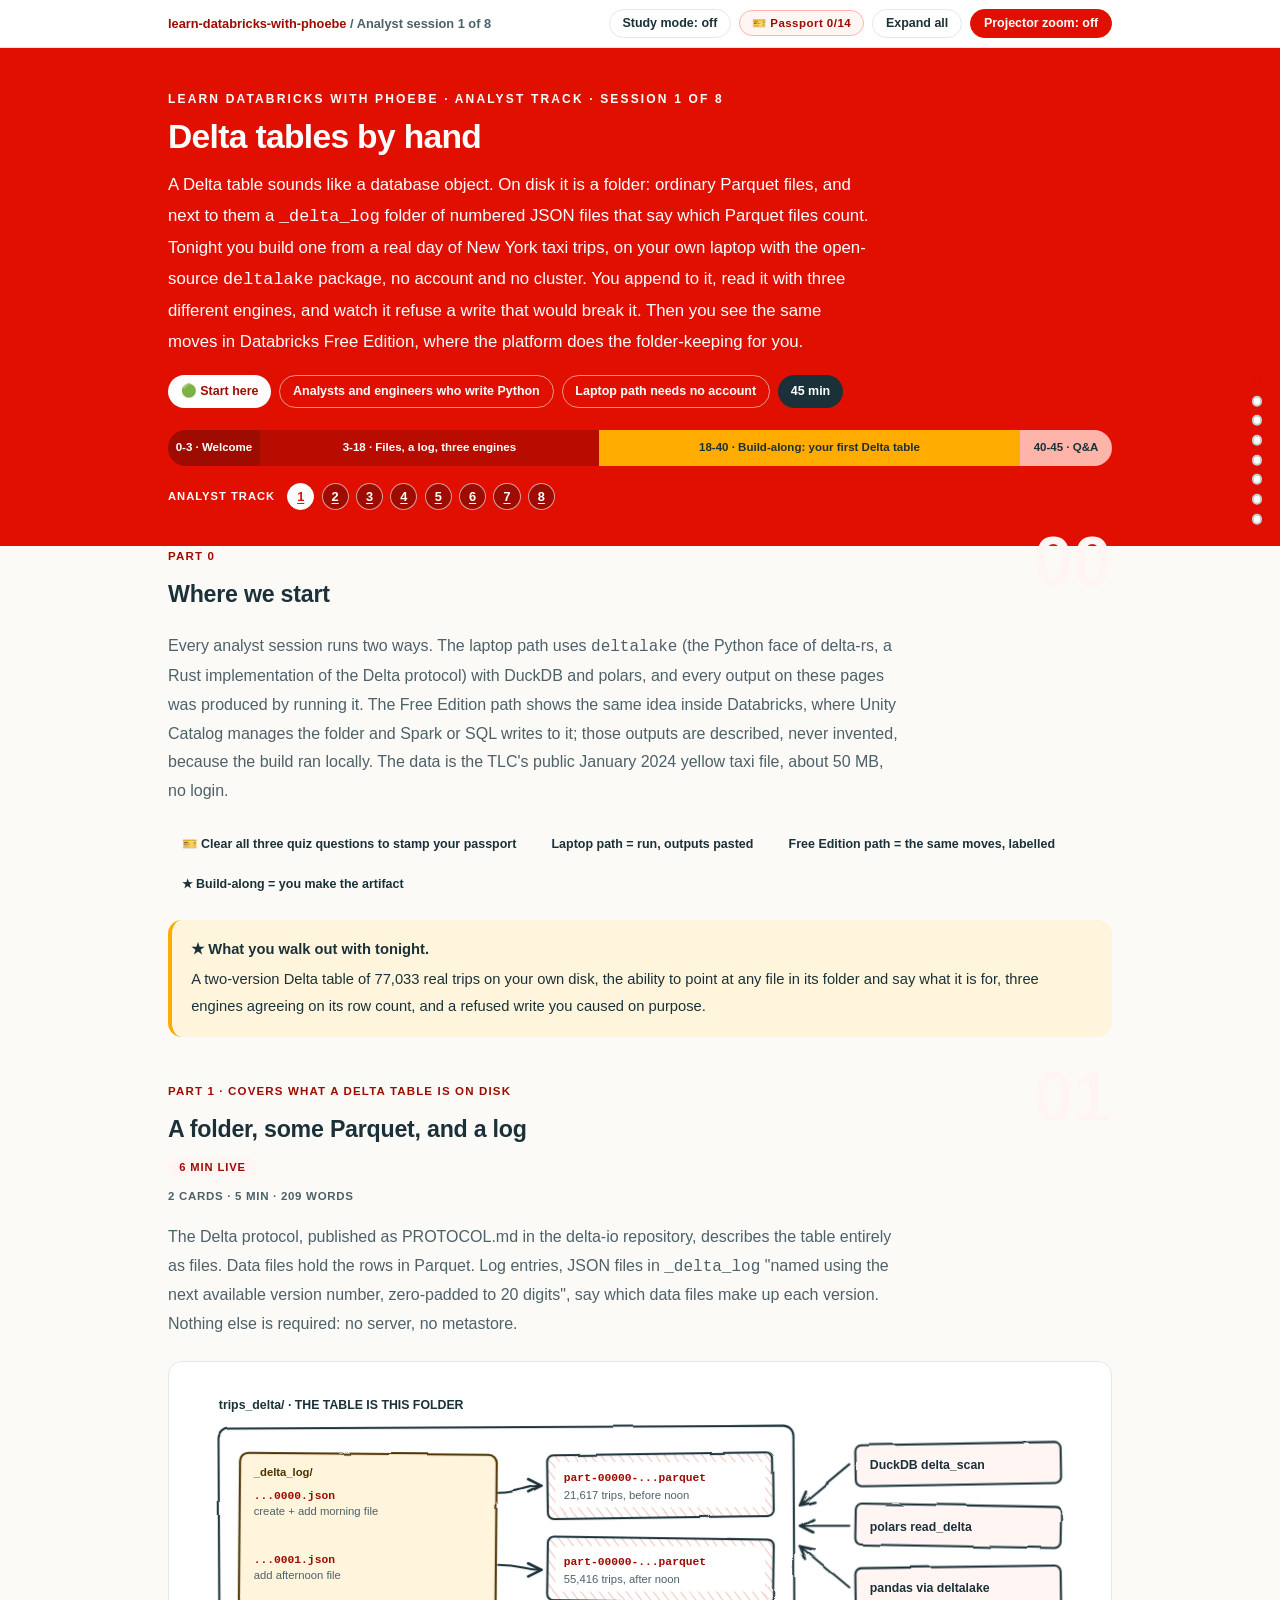
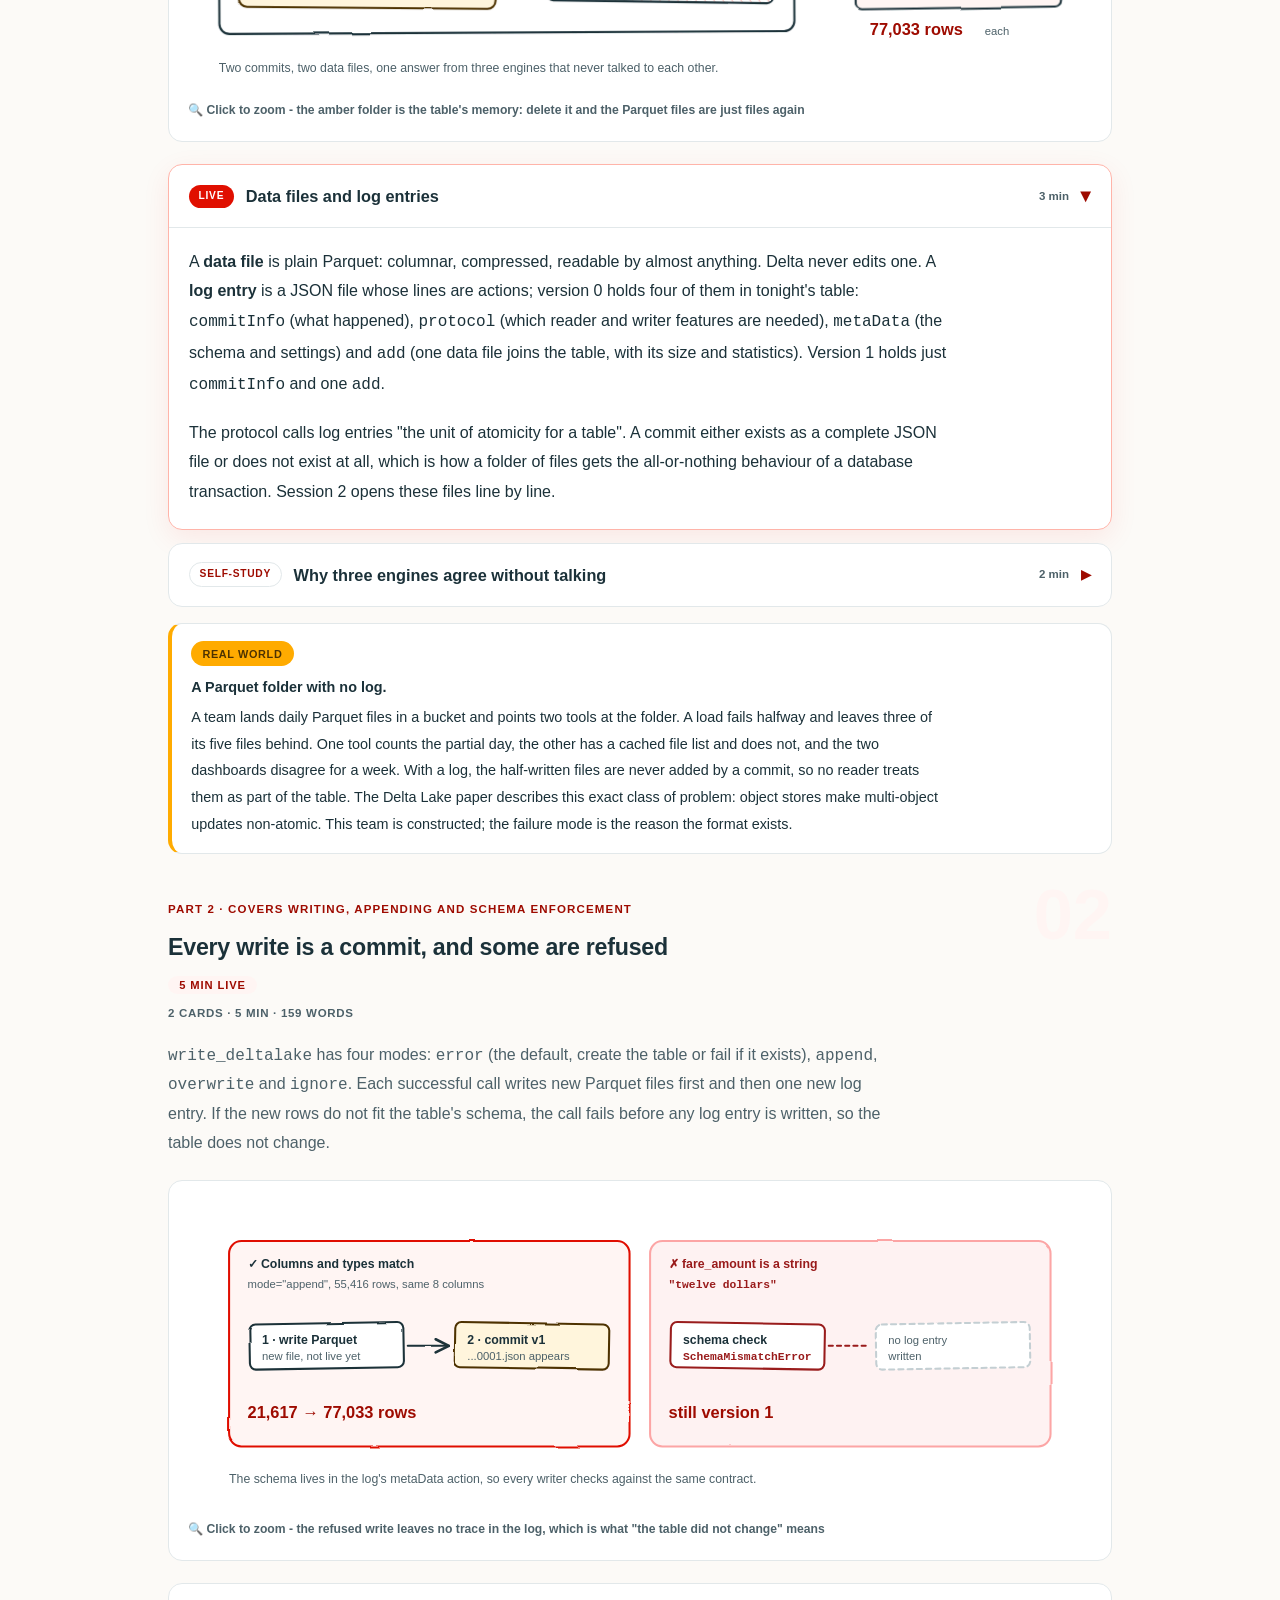
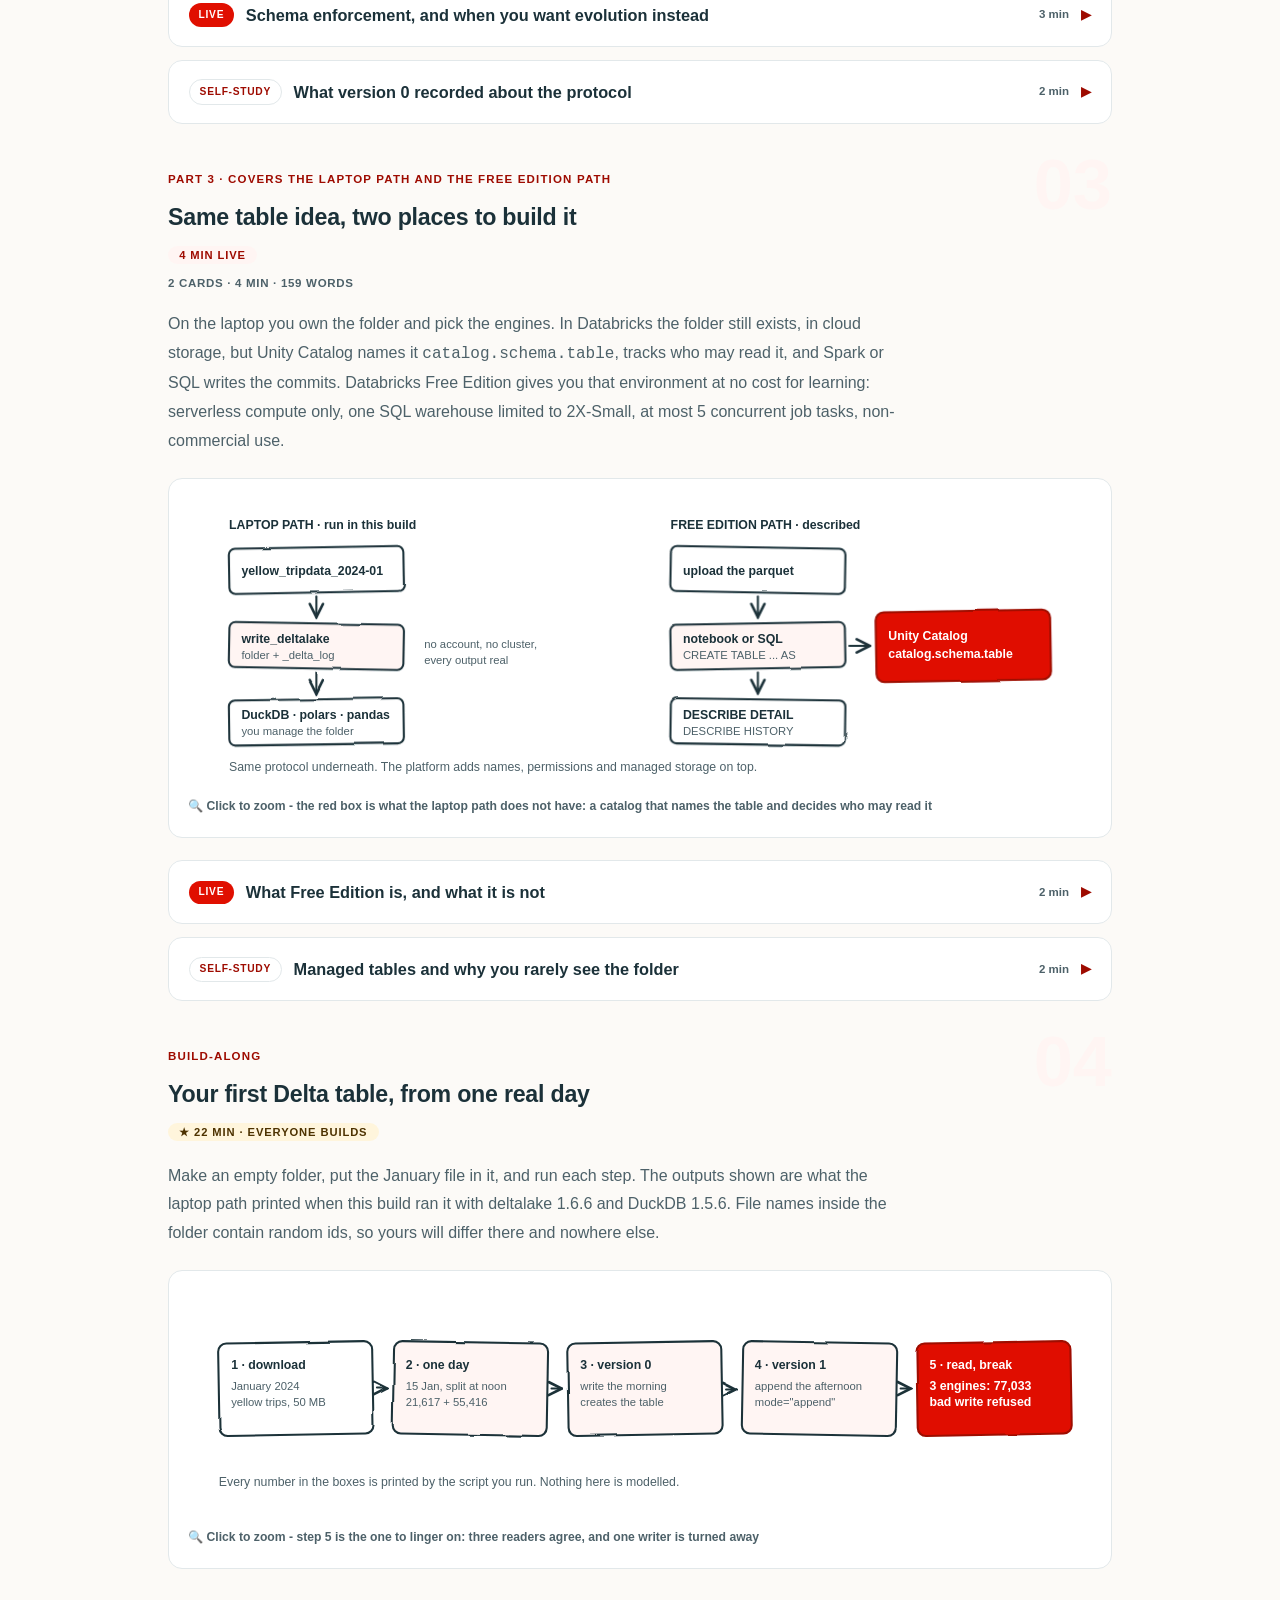
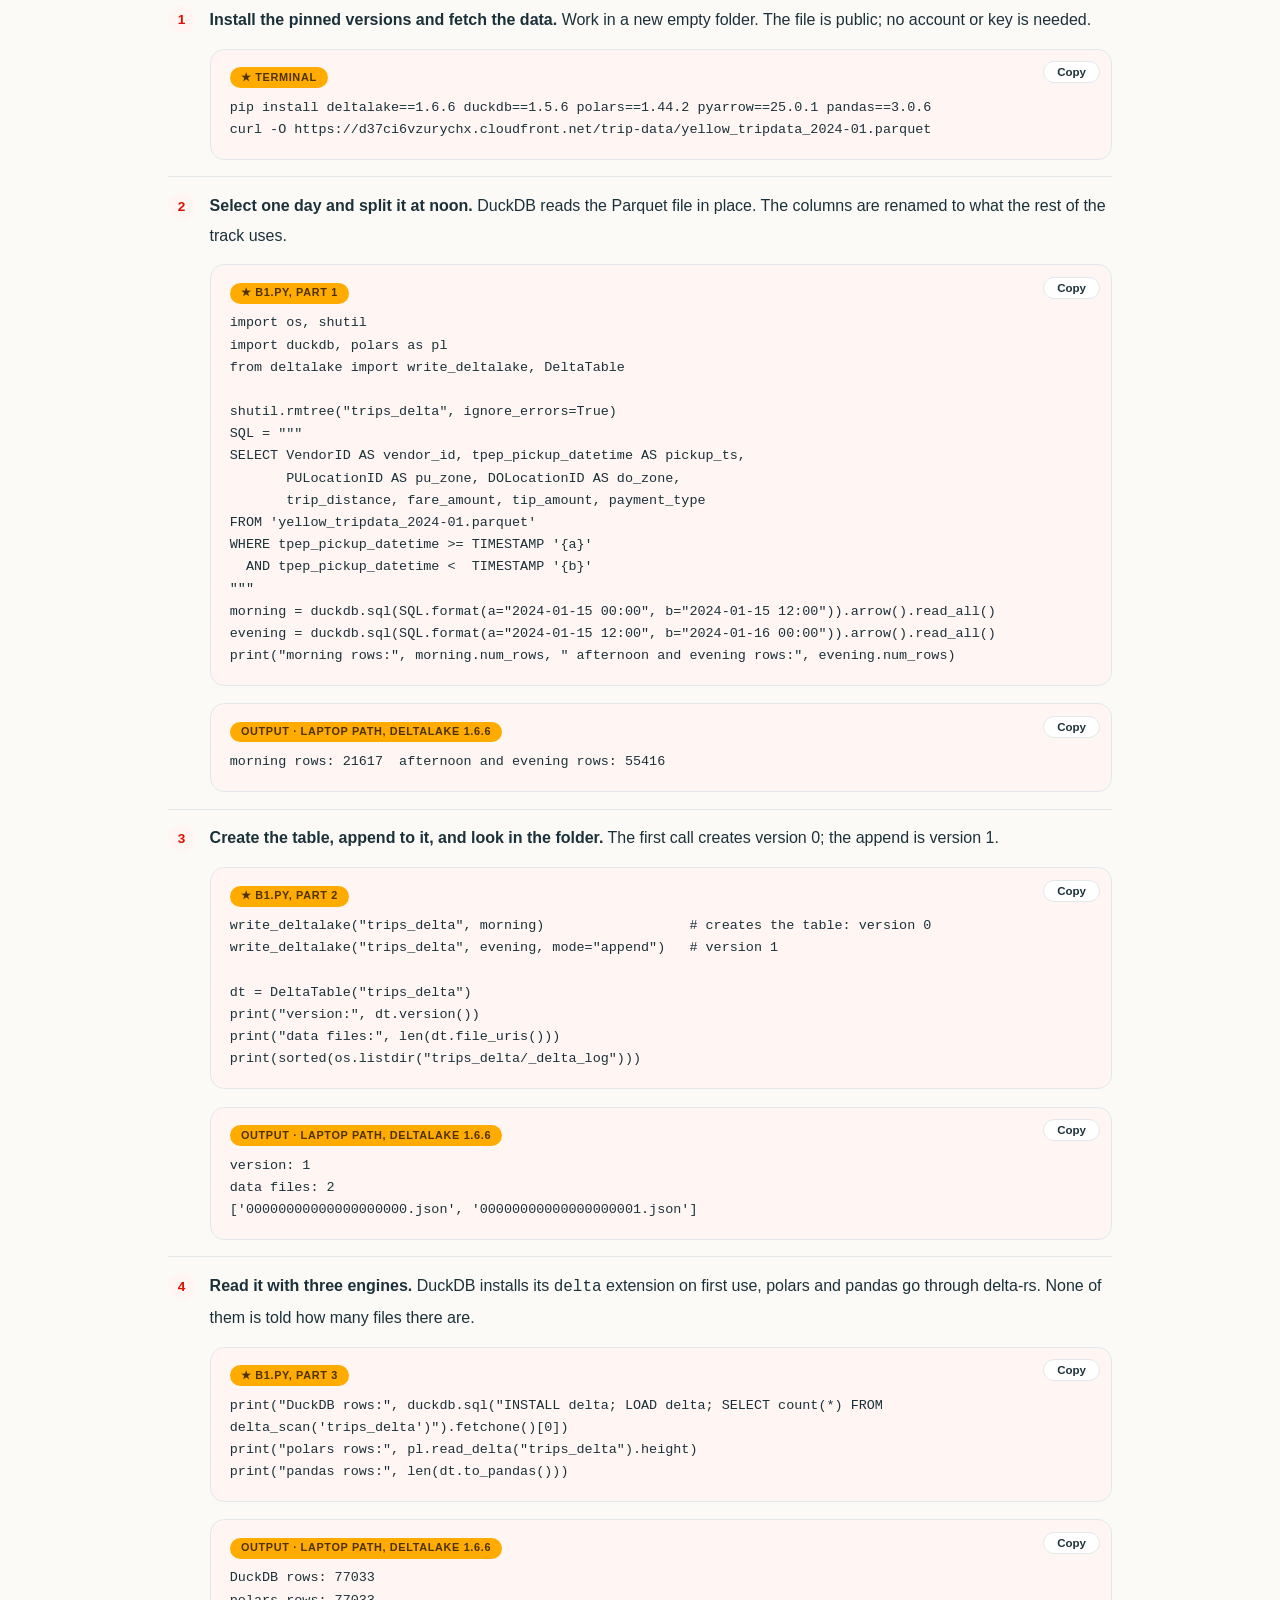
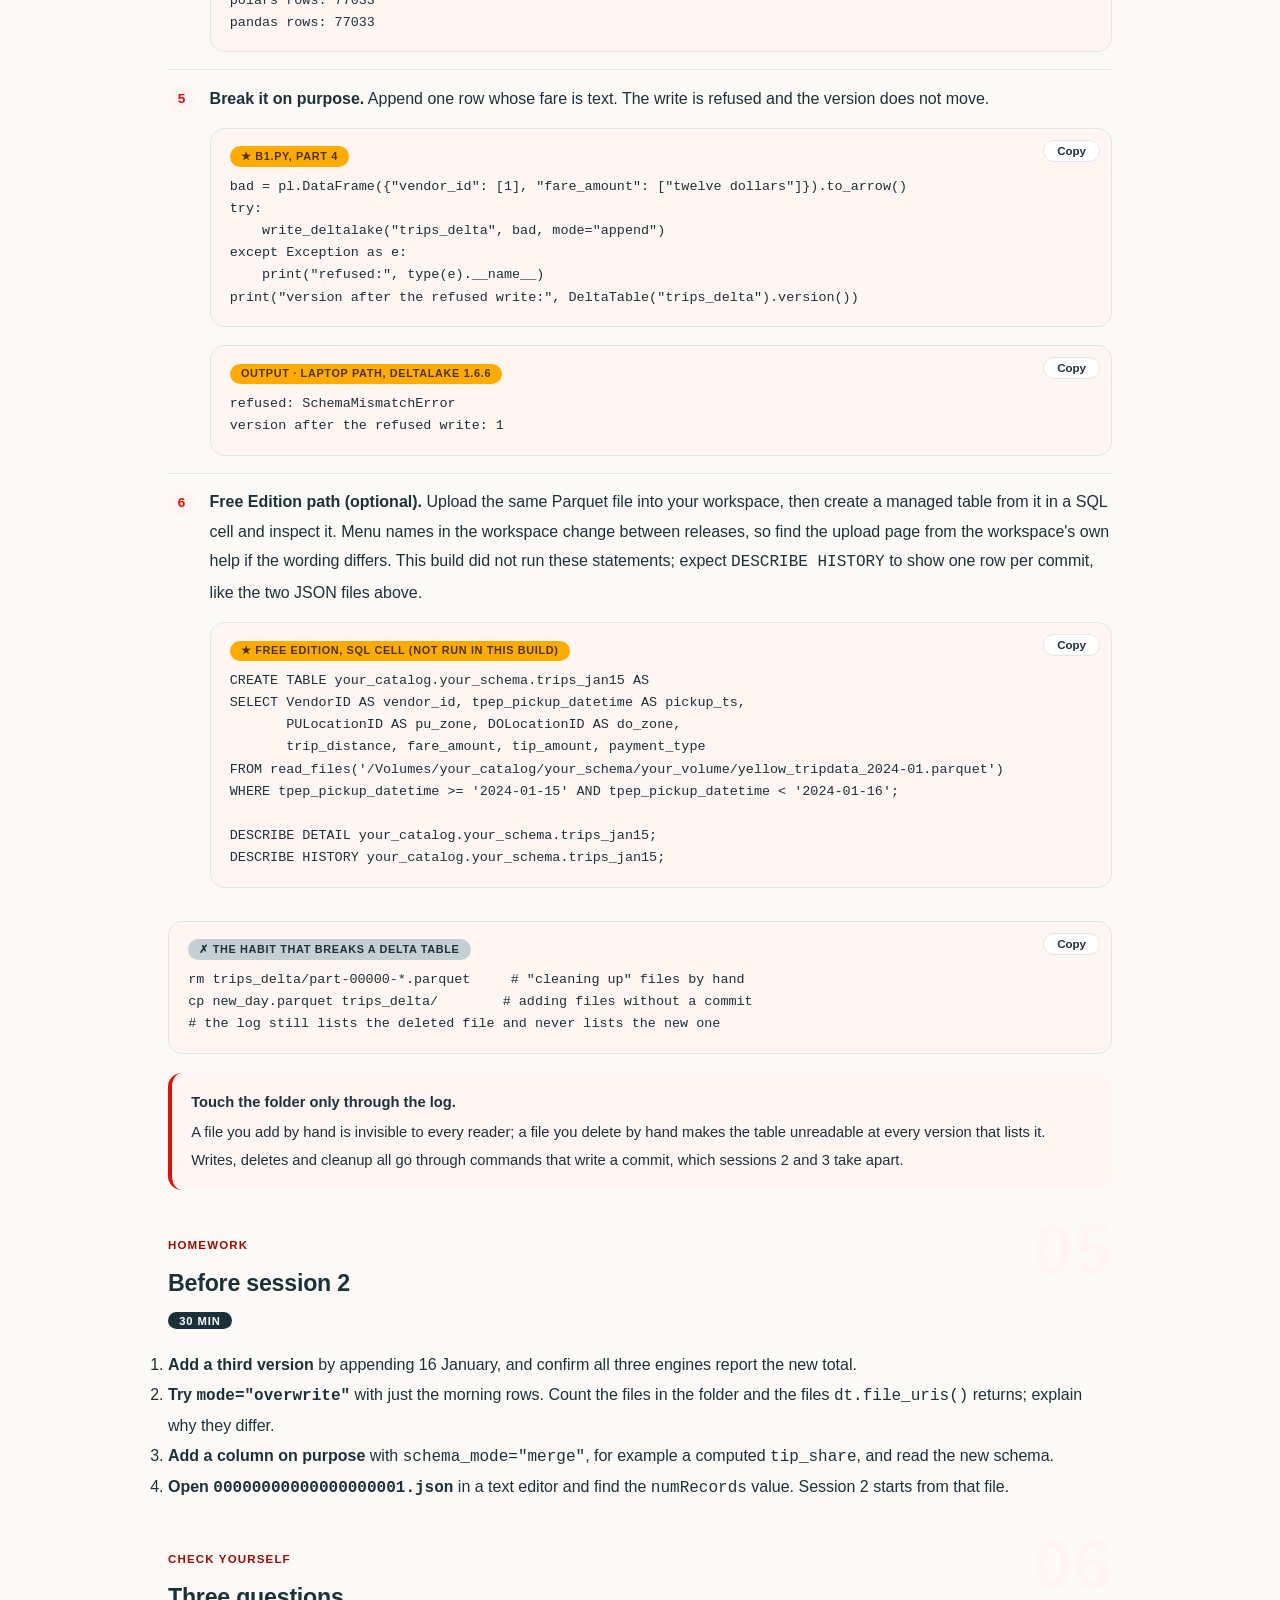
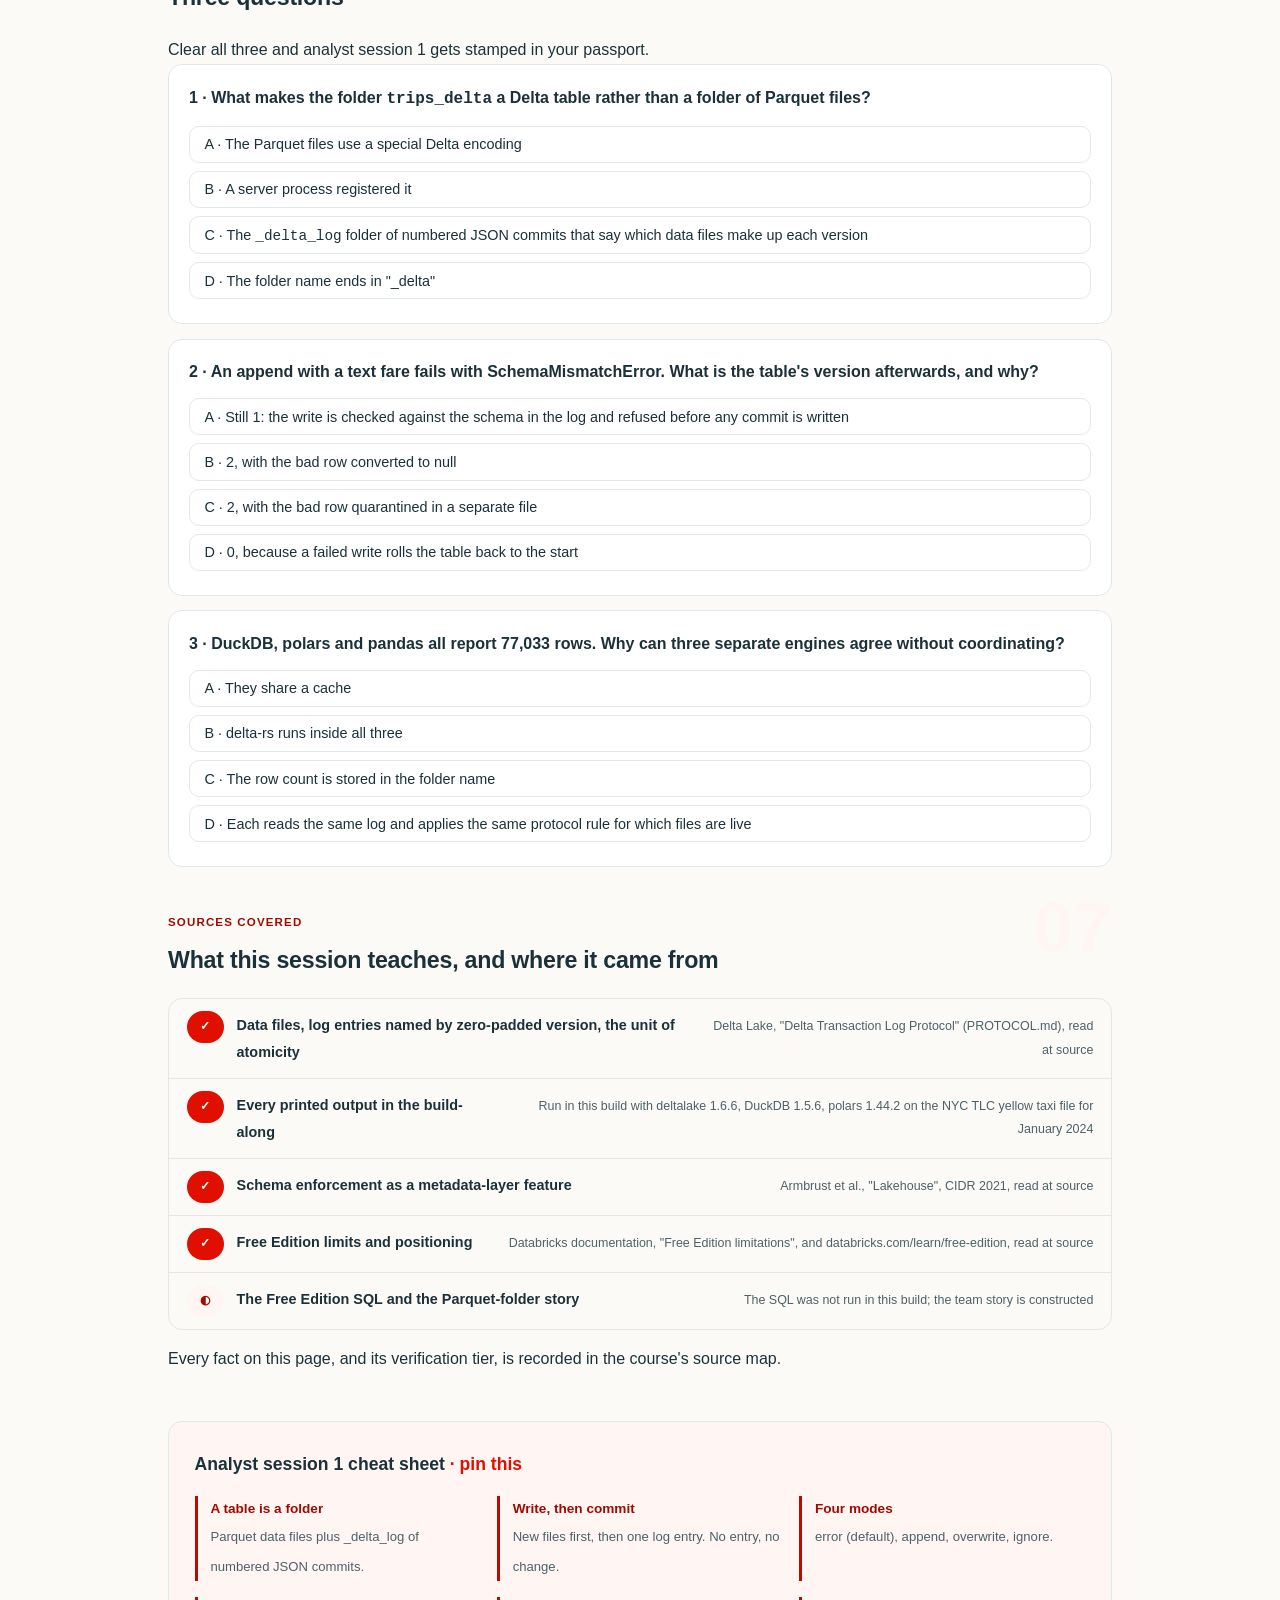
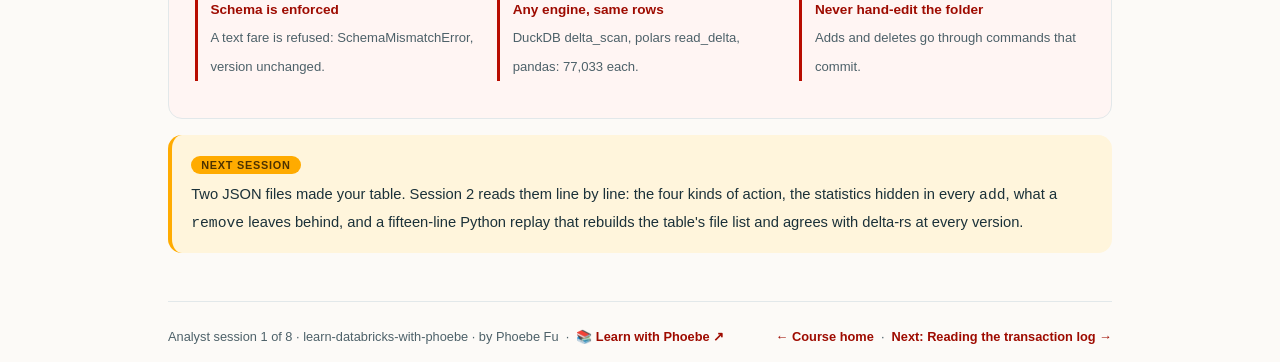
<file: courses/b1-delta-tables-by-hand.html>
<!DOCTYPE html>
<html lang="en">
<head>
<meta charset="UTF-8">
<meta name="viewport" content="width=device-width, initial-scale=1.0">
<!-- social:start -->
<meta name="description" content="Analyst session 1 of 8. Build a real Delta table by hand from one day of NYC taxi trips, on your laptop with the open-source deltalake package and no account, then see the same moves in Databricks Free Edition. Two commits, two Parquet files, one log, three engines reading the same 77,033 rows.">
<meta property="og:type" content="article">
<meta property="og:site_name" content="Learn with Phoebe">
<meta property="og:title" content="Delta tables by hand - learn databricks with phoebe">
<meta property="og:description" content="Analyst session 1 of 8. A Delta table is Parquet files plus a folder of numbered JSON commits. Build one from 77,033 real taxi trips, read it with DuckDB, polars and pandas, and watch it refuse a bad write.">
<meta property="og:url" content="https://phoebefu6.github.io/learn-databricks-with-phoebe/courses/b1-delta-tables-by-hand.html">
<meta property="og:image" content="https://phoebefu6.github.io/learn-databricks-with-phoebe/assets/og-cover.png">
<meta property="og:image:width" content="1200">
<meta property="og:image:height" content="630">
<meta name="twitter:card" content="summary_large_image">
<meta name="twitter:title" content="Delta tables by hand - learn databricks with phoebe">
<meta name="twitter:description" content="Analyst session 1 of 8. Parquet files plus a log of commits, built from real taxi trips with no account.">
<meta name="twitter:image" content="https://phoebefu6.github.io/learn-databricks-with-phoebe/assets/og-cover.png">
<!-- social:end -->
<title>Analyst session 1 · Delta tables by hand - learn databricks with phoebe</title>
<link rel="stylesheet" href="../assets/style.css?v=22">
</head>
<body>

<div class="toolbar">
  <div class="wrap">
    <span class="crumb"><a href="../index.html">learn-databricks-with-phoebe</a> / Analyst session 1 of 8</span>
    <button class="btn" id="toggle-all" type="button">Expand all</button>
    <button class="btn primary" id="zoom-toggle" type="button">Projector zoom: off</button>
  </div>
</div>

<header class="masthead">
  <div class="wrap">
    <div class="eyebrow">Learn Databricks with Phoebe · Analyst track · Session 1 of 8</div>
    <h1>Delta tables <span class="accent">by hand</span></h1>
    <p class="sub">A Delta table sounds like a database object. On disk it is a folder: ordinary Parquet files, and next to them a <code>_delta_log</code> folder of numbered JSON files that say which Parquet files count. Tonight you build one from a real day of New York taxi trips, on your own laptop with the open-source <code>deltalake</code> package, no account and no cluster. You append to it, read it with three different engines, and watch it refuse a write that would break it. Then you see the same moves in Databricks Free Edition, where the platform does the folder-keeping for you.</p>
    <div class="chip-row">
      <span class="chip level">🟢 Start here</span>
      <span class="chip audience">Analysts and engineers who write Python</span>
      <span class="chip audience">Laptop path needs no account</span>
      <span class="chip time">45 min</span>
    </div>
    <div class="agenda">
      <span class="a1" style="flex:1">0-3 · Welcome</span>
      <span class="a2" style="flex:4">3-18 · Files, a log, three engines</span>
      <span class="a3" style="flex:5">18-40 · Build-along: your first Delta table</span>
      <span class="a4" style="flex:1">40-45 · Q&amp;A</span>
    </div>
  </div>
</header>

<main class="wrap">

  <section class="section" id="intro">
    <div class="section-kicker">
      <span class="klabel">Part 0</span>
      <h2>Where we start</h2>
    </div>
    <p class="lede">Every analyst session runs two ways. The laptop path uses <code>deltalake</code> (the Python face of delta-rs, a Rust implementation of the Delta protocol) with DuckDB and polars, and every output on these pages was produced by running it. The Free Edition path shows the same idea inside Databricks, where Unity Catalog manages the folder and Spark or SQL writes to it; those outputs are described, never invented, because the build ran locally. The data is the TLC's public January 2024 yellow taxi file, about 50 MB, no login.</p>

    <div class="legend">
      <span class="pill">🎫 Clear all three quiz questions to stamp your passport</span>
      <span class="pill">Laptop path = run, outputs pasted</span>
      <span class="pill">Free Edition path = the same moves, labelled</span>
      <span class="pill">★ Build-along = you make the artifact</span>
    </div>

    <div class="callout win">
      <p><strong>★ What you walk out with tonight.</strong> A two-version Delta table of 77,033 real trips on your own disk, the ability to point at any file in its folder and say what it is for, three engines agreeing on its row count, and a refused write you caused on purpose.</p>
    </div>
  </section>

  <section class="section" id="part-1">
    <div class="section-kicker">
      <span class="klabel">Part 1 · covers what a Delta table is on disk</span>
      <h2>A folder, some Parquet, and a log</h2>
      <span class="tag concept">6 min live</span>
    </div>
    <p class="lede">The Delta protocol, published as PROTOCOL.md in the delta-io repository, describes the table entirely as files. Data files hold the rows in Parquet. Log entries, JSON files in <code>_delta_log</code> "named using the next available version number, zero-padded to 20 digits", say which data files make up each version. Nothing else is required: no server, no metastore.</p>

    <figure class="zoomable">
      <svg viewBox="0 0 880 300" xmlns="http://www.w3.org/2000/svg" role="img" aria-label="The folder you build tonight. trips_delta contains two Parquet data files and a _delta_log folder. The log holds 00000000000000000000.json, which creates the table and adds the morning file of 21,617 trips, and 00000000000000000001.json, which adds the afternoon file of 55,416 trips. Arrows go from each log entry to the data file it adds. Three engines, DuckDB, polars and pandas, read the folder and each reports 77,033 rows.">
        <defs>
          <filter id="b1aSk" x="-3%" y="-3%" width="106%" height="106%"><feTurbulence type="fractalNoise" baseFrequency="0.02" numOctaves="2" seed="13" result="n"/><feDisplacementMap in="SourceGraphic" in2="n" scale="2.4" xChannelSelector="R" yChannelSelector="G"/></filter>
          <pattern id="b1aHc" patternUnits="userSpaceOnUse" width="7" height="7" patternTransform="rotate(-38)"><line x1="0" y1="0" x2="0" y2="7" stroke="#E00F00" stroke-width="1" opacity=".5"/></pattern>
          <marker id="b1aAr" viewBox="0 0 10 10" refX="9" refY="5" markerWidth="8" markerHeight="8" orient="auto"><path d="M1 1 L9 5 L1 9" fill="none" stroke="#1B3139" stroke-width="1.6" stroke-linecap="round"/></marker>
        </defs>
        <style>
          .b1aH { font: 800 12px Inter, sans-serif; fill: #1B3139; }
          .b1aL { font: 600 12px Inter, sans-serif; fill: #1B3139; }
          .b1aC { font: 600 11px ui-monospace, Menlo, monospace; fill: #9E0B00; }
          .b1aS { font: 400 11px Inter, sans-serif; fill: #4D6169; }
          .b1aB { font: 800 11px Inter, sans-serif; fill: #4D3200; }
          .b1aV { font: 800 16px Inter, sans-serif; fill: #9E0B00; }
          .b1aN { font: 400 12px Inter, sans-serif; fill: #4D6169; }
        </style>

        <text class="b1aH" x="30" y="26">trips_delta/  · THE TABLE IS THIS FOLDER</text>

        <g filter="url(#b1aSk)" fill="none" stroke="#1B3139" stroke-width="2" stroke-linecap="round" stroke-linejoin="round">
          <rect x="30" y="44" width="560" height="200" rx="10" transform="rotate(-0.3 310 144)" fill="#FFFFFF"/>
          <rect x="50" y="70" width="250" height="150" rx="8" transform="rotate(0.5 175 145)" fill="#FFF5DC" stroke="#4D3200"/>
          <rect x="350" y="70" width="220" height="62" rx="6" transform="rotate(-0.8 460 101)" fill="url(#b1aHc)"/>
          <rect x="350" y="152" width="220" height="62" rx="6" transform="rotate(0.8 460 183)" fill="url(#b1aHc)"/>
          <path d="M302 108 C326 108 326 101 344 101" marker-end="url(#b1aAr)"/>
          <path d="M302 178 C326 178 326 183 344 183" marker-end="url(#b1aAr)"/>
          <rect x="650" y="60" width="200" height="40" rx="6" transform="rotate(-1 750 80)" fill="#FFF5F3"/>
          <rect x="650" y="120" width="200" height="40" rx="6" transform="rotate(1 750 140)" fill="#FFF5F3"/>
          <rect x="650" y="180" width="200" height="40" rx="6" transform="rotate(-0.8 750 200)" fill="#FFF5F3"/>
          <path d="M644 80 L596 120" marker-end="url(#b1aAr)"/>
          <path d="M644 140 L596 140" marker-end="url(#b1aAr)"/>
          <path d="M644 200 L596 160" marker-end="url(#b1aAr)"/>
        </g>

        <text class="b1aB" x="64" y="92">_delta_log/</text>
        <text class="b1aC" x="64" y="114">...0000.json</text>
        <text class="b1aS" x="64" y="130">create + add morning file</text>
        <text class="b1aC" x="64" y="176">...0001.json</text>
        <text class="b1aS" x="64" y="192">add afternoon file</text>
        <rect x="358" y="78" width="204" height="44" rx="4" fill="#FFFFFF"/>
        <rect x="358" y="160" width="204" height="44" rx="4" fill="#FFFFFF"/>
        <text class="b1aC" x="366" y="96">part-00000-...parquet</text>
        <text class="b1aS" x="366" y="114">21,617 trips, before noon</text>
        <text class="b1aC" x="366" y="178">part-00000-...parquet</text>
        <text class="b1aS" x="366" y="196">55,416 trips, after noon</text>
        <text class="b1aL" x="664" y="85">DuckDB delta_scan</text>
        <text class="b1aL" x="664" y="145">polars read_delta</text>
        <text class="b1aL" x="664" y="205">pandas via deltalake</text>
        <text class="b1aV" x="664" y="246">77,033 rows</text>
        <text class="b1aS" x="776" y="246">each</text>

        <text class="b1aN" x="30" y="282">Two commits, two data files, one answer from three engines that never talked to each other.</text>
      </svg>
      <figcaption>🔍 Click to zoom - the amber folder is the table's memory: delete it and the Parquet files are just files again</figcaption>
    </figure>

    <details class="card" open>
      <summary><span class="mode live">Live</span>Data files and log entries<span class="mini">3 min</span><span class="caret">▶</span></summary>
      <div class="body">
        <p>A <strong>data file</strong> is plain Parquet: columnar, compressed, readable by almost anything. Delta never edits one. A <strong>log entry</strong> is a JSON file whose lines are actions; version 0 holds four of them in tonight's table: <code>commitInfo</code> (what happened), <code>protocol</code> (which reader and writer features are needed), <code>metaData</code> (the schema and settings) and <code>add</code> (one data file joins the table, with its size and statistics). Version 1 holds just <code>commitInfo</code> and one <code>add</code>.</p>
        <p>The protocol calls log entries "the unit of atomicity for a table". A commit either exists as a complete JSON file or does not exist at all, which is how a folder of files gets the all-or-nothing behaviour of a database transaction. Session 2 opens these files line by line.</p>
      </div>
    </details>

    <details class="card">
      <summary><span class="mode self">Self-study</span>Why three engines agree without talking<span class="mini">2 min</span><span class="caret">▶</span></summary>
      <div class="body">
        <p>DuckDB's <code>delta</code> extension, polars and the <code>deltalake</code> package are three separate implementations. They agree on 77,033 rows because each one reads the same log and follows the same rule for which files are live. That is the practical meaning of an open table format: the table's truth lives in files anyone can read, not inside one engine's memory. It is also why a team can write with Spark on Databricks and read with DuckDB on a laptop, as long as both understand the table's protocol version.</p>
      </div>
    </details>

    <div class="callout example">
      <span class="ex-pill">Real world</span>
      <p><strong>A Parquet folder with no log.</strong> A team lands daily Parquet files in a bucket and points two tools at the folder. A load fails halfway and leaves three of its five files behind. One tool counts the partial day, the other has a cached file list and does not, and the two dashboards disagree for a week. With a log, the half-written files are never added by a commit, so no reader treats them as part of the table. The Delta Lake paper describes this exact class of problem: object stores make multi-object updates non-atomic. This team is constructed; the failure mode is the reason the format exists.</p>
    </div>
  </section>

  <section class="section" id="part-2">
    <div class="section-kicker">
      <span class="klabel">Part 2 · covers writing, appending and schema enforcement</span>
      <h2>Every write is a commit, and some are refused</h2>
      <span class="tag concept">5 min live</span>
    </div>
    <p class="lede"><code>write_deltalake</code> has four modes: <code>error</code> (the default, create the table or fail if it exists), <code>append</code>, <code>overwrite</code> and <code>ignore</code>. Each successful call writes new Parquet files first and then one new log entry. If the new rows do not fit the table's schema, the call fails before any log entry is written, so the table does not change.</p>

    <figure class="zoomable">
      <svg viewBox="0 0 880 300" xmlns="http://www.w3.org/2000/svg" role="img" aria-label="Before and after. Left: an append whose columns and types match the table writes a Parquet file and then commits version 1; the table moves from 21,617 to 77,033 rows. Right: an append where fare_amount is the string 'twelve dollars' is refused with SchemaMismatchError; no log entry is written and the table stays at version 1.">
        <defs>
          <filter id="b1bSk" x="-3%" y="-3%" width="106%" height="106%"><feTurbulence type="fractalNoise" baseFrequency="0.02" numOctaves="2" seed="17" result="n"/><feDisplacementMap in="SourceGraphic" in2="n" scale="2.4" xChannelSelector="R" yChannelSelector="G"/></filter>
          <marker id="b1bAr" viewBox="0 0 10 10" refX="9" refY="5" markerWidth="8" markerHeight="8" orient="auto"><path d="M1 1 L9 5 L1 9" fill="none" stroke="#1B3139" stroke-width="1.6" stroke-linecap="round"/></marker>
        </defs>
        <style>
          .b1bH { font: 800 12px Inter, sans-serif; fill: #1B3139; }
          .b1bR { font: 800 12px Inter, sans-serif; fill: #991B1B; }
          .b1bL { font: 600 12px Inter, sans-serif; fill: #1B3139; }
          .b1bC { font: 600 11px ui-monospace, Menlo, monospace; fill: #9E0B00; }
          .b1bX { font: 600 11px ui-monospace, Menlo, monospace; fill: #991B1B; }
          .b1bS { font: 400 11px Inter, sans-serif; fill: #4D6169; }
          .b1bV { font: 800 16px Inter, sans-serif; fill: #9E0B00; }
          .b1bN { font: 400 12px Inter, sans-serif; fill: #4D6169; }
        </style>

        <g filter="url(#b1bSk)" fill="none" stroke="#1B3139" stroke-width="2" stroke-linecap="round" stroke-linejoin="round">
          <rect x="40" y="40" width="390" height="200" rx="12" fill="#FFF5F3" stroke="#E00F00"/>
          <rect x="450" y="40" width="390" height="200" rx="12" fill="#FEF2F2" stroke="#FCA5A5"/>
          <rect x="60" y="120" width="150" height="44" rx="6" transform="rotate(-1 135 142)" fill="#FFFFFF"/>
          <rect x="260" y="120" width="150" height="44" rx="6" transform="rotate(1 335 142)" fill="#FFF5DC" stroke="#4D3200"/>
          <path d="M214 142 L254 142" marker-end="url(#b1bAr)"/>
          <rect x="470" y="120" width="150" height="44" rx="6" transform="rotate(1 545 142)" fill="#FFFFFF" stroke="#991B1B"/>
          <rect x="670" y="120" width="150" height="44" rx="6" transform="rotate(-1 745 142)" fill="#FFFFFF" stroke="#C4CFD3" stroke-dasharray="5 4"/>
          <path d="M624 142 L664 142" stroke="#991B1B" stroke-dasharray="4 4"/>
        </g>

        <text class="b1bH" x="58" y="66">✓ Columns and types match</text>
        <text class="b1bS" x="58" y="86">mode="append", 55,416 rows, same 8 columns</text>
        <text class="b1bL" x="72" y="140">1 · write Parquet</text>
        <text class="b1bS" x="72" y="156">new file, not live yet</text>
        <text class="b1bL" x="272" y="140">2 · commit v1</text>
        <text class="b1bS" x="272" y="156">...0001.json appears</text>
        <text class="b1bV" x="58" y="212">21,617 → 77,033 rows</text>

        <text class="b1bR" x="468" y="66">✗ fare_amount is a string</text>
        <text class="b1bX" x="468" y="86">"twelve dollars"</text>
        <text class="b1bL" x="482" y="140">schema check</text>
        <text class="b1bX" x="482" y="156">SchemaMismatchError</text>
        <text class="b1bS" x="682" y="140">no log entry</text>
        <text class="b1bS" x="682" y="156">written</text>
        <text class="b1bV" x="468" y="212">still version 1</text>

        <text class="b1bN" x="40" y="276">The schema lives in the log's metaData action, so every writer checks against the same contract.</text>
      </svg>
      <figcaption>🔍 Click to zoom - the refused write leaves no trace in the log, which is what "the table did not change" means</figcaption>
    </figure>

    <details class="card">
      <summary><span class="mode live">Live</span>Schema enforcement, and when you want evolution instead<span class="mini">3 min</span><span class="caret">▶</span></summary>
      <div class="body">
        <p>The CIDR 2021 lakehouse paper lists schema enforcement among the quality features a metadata layer makes natural: the layer knows the schema, so it can reject records that do not match. In tonight's run a single row with a text fare is refused with <code>SchemaMismatchError</code> and <code>DeltaTable("trips_delta").version()</code> still returns 1.</p>
        <p>Sometimes a new column is legitimate. <code>write_deltalake</code> takes <code>schema_mode="merge"</code> to add new columns to the table schema in the same commit, and <code>schema_mode="overwrite"</code> together with <code>mode="overwrite"</code> to replace it. Both are deliberate choices recorded in the log, never accidents.</p>
      </div>
    </details>

    <details class="card">
      <summary><span class="mode self">Self-study</span>What version 0 recorded about the protocol<span class="mini">2 min</span><span class="caret">▶</span></summary>
      <div class="body">
        <p>Tonight's table stores <code>pickup_ts</code> as a timestamp with no time zone, because the TLC file records local New York time without one. delta-rs therefore wrote <code>"minReaderVersion":3,"minWriterVersion":7</code> with the feature <code>timestampNtz</code> in version 0. Any engine that reads the table must support that feature. Protocol versions are how a Delta table says "you need at least this much reader to understand me", and session 2 shows them in the raw JSON.</p>
      </div>
    </details>
  </section>

  <section class="section" id="part-3">
    <div class="section-kicker">
      <span class="klabel">Part 3 · covers the laptop path and the Free Edition path</span>
      <h2>Same table idea, two places to build it</h2>
      <span class="tag concept">4 min live</span>
    </div>
    <p class="lede">On the laptop you own the folder and pick the engines. In Databricks the folder still exists, in cloud storage, but Unity Catalog names it <code>catalog.schema.table</code>, tracks who may read it, and Spark or SQL writes the commits. Databricks Free Edition gives you that environment at no cost for learning: serverless compute only, one SQL warehouse limited to 2X-Small, at most 5 concurrent job tasks, non-commercial use.</p>

    <figure class="zoomable">
      <svg viewBox="0 0 880 280" xmlns="http://www.w3.org/2000/svg" role="img" aria-label="Two paths side by side. Laptop path: a downloaded Parquet file, the deltalake package writes a folder with _delta_log, DuckDB, polars and pandas read it; you manage the folder. Free Edition path: the file is uploaded into the workspace, a serverless notebook or SQL creates a managed table named catalog.schema.table, Unity Catalog tracks it and its permissions; DESCRIBE DETAIL and DESCRIBE HISTORY read the same kind of log.">
        <defs>
          <filter id="b1cSk" x="-3%" y="-3%" width="106%" height="106%"><feTurbulence type="fractalNoise" baseFrequency="0.02" numOctaves="2" seed="19" result="n"/><feDisplacementMap in="SourceGraphic" in2="n" scale="2.4" xChannelSelector="R" yChannelSelector="G"/></filter>
          <marker id="b1cAr" viewBox="0 0 10 10" refX="9" refY="5" markerWidth="8" markerHeight="8" orient="auto"><path d="M1 1 L9 5 L1 9" fill="none" stroke="#1B3139" stroke-width="1.6" stroke-linecap="round"/></marker>
        </defs>
        <style>
          .b1cH { font: 800 12px Inter, sans-serif; fill: #1B3139; }
          .b1cL { font: 600 12px Inter, sans-serif; fill: #1B3139; }
          .b1cS { font: 400 11px Inter, sans-serif; fill: #4D6169; }
          .b1cW { font: 800 12px Inter, sans-serif; fill: #FFFFFF; }
          .b1cN { font: 400 12px Inter, sans-serif; fill: #4D6169; }
        </style>

        <text class="b1cH" x="40" y="30">LAPTOP PATH · run in this build</text>
        <text class="b1cH" x="470" y="30">FREE EDITION PATH · described</text>

        <g filter="url(#b1cSk)" fill="none" stroke="#1B3139" stroke-width="2" stroke-linecap="round" stroke-linejoin="round">
          <rect x="40" y="48" width="170" height="44" rx="6" transform="rotate(-1 125 70)" fill="#FFFFFF"/>
          <rect x="40" y="122" width="170" height="44" rx="6" transform="rotate(1 125 144)" fill="#FFF5F3"/>
          <rect x="40" y="196" width="170" height="44" rx="6" transform="rotate(-0.8 125 218)" fill="#FFFFFF"/>
          <path d="M125 96 L125 116" marker-end="url(#b1cAr)"/>
          <path d="M125 170 L125 190" marker-end="url(#b1cAr)"/>
          <rect x="470" y="48" width="170" height="44" rx="6" transform="rotate(1 555 70)" fill="#FFFFFF"/>
          <rect x="470" y="122" width="170" height="44" rx="6" transform="rotate(-1 555 144)" fill="#FFF5F3"/>
          <rect x="470" y="196" width="170" height="44" rx="6" transform="rotate(0.8 555 218)" fill="#FFFFFF"/>
          <path d="M555 96 L555 116" marker-end="url(#b1cAr)"/>
          <path d="M555 170 L555 190" marker-end="url(#b1cAr)"/>
          <rect x="670" y="110" width="170" height="68" rx="8" transform="rotate(-1 755 144)" fill="#E00F00" stroke="#9E0B00"/>
          <path d="M644 144 L664 144" marker-end="url(#b1cAr)"/>
        </g>

        <text class="b1cL" x="52" y="75">yellow_tripdata_2024-01</text>
        <text class="b1cL" x="52" y="141">write_deltalake</text>
        <text class="b1cS" x="52" y="157">folder + _delta_log</text>
        <text class="b1cL" x="52" y="215">DuckDB · polars · pandas</text>
        <text class="b1cS" x="52" y="231">you manage the folder</text>
        <text class="b1cS" x="230" y="146">no account, no cluster,</text>
        <text class="b1cS" x="230" y="162">every output real</text>

        <text class="b1cL" x="482" y="75">upload the parquet</text>
        <text class="b1cL" x="482" y="141">notebook or SQL</text>
        <text class="b1cS" x="482" y="157">CREATE TABLE ... AS</text>
        <text class="b1cL" x="482" y="215">DESCRIBE DETAIL</text>
        <text class="b1cS" x="482" y="231">DESCRIBE HISTORY</text>
        <text class="b1cW" x="682" y="138">Unity Catalog</text>
        <text class="b1cW" x="682" y="156">catalog.schema.table</text>

        <text class="b1cN" x="40" y="266">Same protocol underneath. The platform adds names, permissions and managed storage on top.</text>
      </svg>
      <figcaption>🔍 Click to zoom - the red box is what the laptop path does not have: a catalog that names the table and decides who may read it</figcaption>
    </figure>

    <details class="card">
      <summary><span class="mode live">Live</span>What Free Edition is, and what it is not<span class="mini">2 min</span><span class="caret">▶</span></summary>
      <div class="body">
        <p>Databricks describes Free Edition as "perpetually free" and built for "students, hobbyists, and aspiring data and AI professionals"; it replaced the retired Community Edition. Its limitations page lists serverless compute only, one 2X-Small SQL warehouse, 5 concurrent job tasks, outbound internet restricted to trusted domains, one workspace, and non-commercial use only. If you exceed the usage quota, compute shuts down "for the rest of the day (and in extreme cases, the rest of the month)". Re-read that page before you teach from it; the limits change.</p>
      </div>
    </details>

    <details class="card">
      <summary><span class="mode self">Self-study</span>Managed tables and why you rarely see the folder<span class="mini">2 min</span><span class="caret">▶</span></summary>
      <div class="body">
        <p>In Databricks you usually create a managed table: Unity Catalog chooses where its files live and handles their lifecycle, and you refer to it only by its three-part name. The files and the <code>_delta_log</code> are still there, which is why <code>DESCRIBE DETAIL</code> reports a location, a format of <code>delta</code> and a count of files, and why <code>DESCRIBE HISTORY</code> returns one row per commit. Session 3 reads that history; session 6 covers the permissions.</p>
      </div>
    </details>
  </section>

  <section class="section" id="demo-1">
    <div class="section-kicker">
      <span class="klabel">Build-along</span>
      <h2>Your first Delta table, from one real day</h2>
      <span class="tag demo">★ 22 min · everyone builds</span>
    </div>
    <p class="lede">Make an empty folder, put the January file in it, and run each step. The outputs shown are what the laptop path printed when this build ran it with deltalake 1.6.6 and DuckDB 1.5.6. File names inside the folder contain random ids, so yours will differ there and nowhere else.</p>

    <figure class="zoomable">
      <svg viewBox="0 0 880 220" xmlns="http://www.w3.org/2000/svg" role="img" aria-label="The build-along as five steps on a line: download the January 2024 file; select 15 January, split at noon into 21,617 and 55,416 trips; write the morning as version 0; append the afternoon as version 1; read with three engines, 77,033 each, then try a bad write that is refused.">
        <defs>
          <filter id="b1dSk" x="-3%" y="-3%" width="106%" height="106%"><feTurbulence type="fractalNoise" baseFrequency="0.02" numOctaves="2" seed="29" result="n"/><feDisplacementMap in="SourceGraphic" in2="n" scale="2.4" xChannelSelector="R" yChannelSelector="G"/></filter>
          <marker id="b1dAr" viewBox="0 0 10 10" refX="9" refY="5" markerWidth="8" markerHeight="8" orient="auto"><path d="M1 1 L9 5 L1 9" fill="none" stroke="#1B3139" stroke-width="1.6" stroke-linecap="round"/></marker>
        </defs>
        <style>
          .b1dH { font: 800 12px Inter, sans-serif; fill: #1B3139; }
          .b1dS { font: 400 11px Inter, sans-serif; fill: #4D6169; }
          .b1dW { font: 800 12px Inter, sans-serif; fill: #FFFFFF; }
          .b1dN { font: 400 12px Inter, sans-serif; fill: #4D6169; }
        </style>

        <g filter="url(#b1dSk)" fill="none" stroke="#1B3139" stroke-width="2" stroke-linecap="round" stroke-linejoin="round">
          <rect x="30" y="50" width="150" height="90" rx="8" transform="rotate(-1 105 95)" fill="#FFFFFF"/>
          <rect x="200" y="50" width="150" height="90" rx="8" transform="rotate(1 275 95)" fill="#FFF5F3"/>
          <rect x="370" y="50" width="150" height="90" rx="8" transform="rotate(-1 445 95)" fill="#FFF5F3"/>
          <rect x="540" y="50" width="150" height="90" rx="8" transform="rotate(1 615 95)" fill="#FFF5F3"/>
          <rect x="710" y="50" width="150" height="90" rx="8" transform="rotate(-1 785 95)" fill="#E00F00" stroke="#9E0B00"/>
          <path d="M184 95 L194 95" marker-end="url(#b1dAr)"/>
          <path d="M354 95 L364 95" marker-end="url(#b1dAr)"/>
          <path d="M524 95 L534 95" marker-end="url(#b1dAr)"/>
          <path d="M694 95 L704 95" marker-end="url(#b1dAr)"/>
        </g>

        <text class="b1dH" x="42" y="76">1 · download</text>
        <text class="b1dS" x="42" y="96">January 2024</text>
        <text class="b1dS" x="42" y="112">yellow trips, 50 MB</text>
        <text class="b1dH" x="212" y="76">2 · one day</text>
        <text class="b1dS" x="212" y="96">15 Jan, split at noon</text>
        <text class="b1dS" x="212" y="112">21,617 + 55,416</text>
        <text class="b1dH" x="382" y="76">3 · version 0</text>
        <text class="b1dS" x="382" y="96">write the morning</text>
        <text class="b1dS" x="382" y="112">creates the table</text>
        <text class="b1dH" x="552" y="76">4 · version 1</text>
        <text class="b1dS" x="552" y="96">append the afternoon</text>
        <text class="b1dS" x="552" y="112">mode="append"</text>
        <text class="b1dW" x="722" y="76">5 · read, break</text>
        <text class="b1dW" x="722" y="96">3 engines: 77,033</text>
        <text class="b1dW" x="722" y="112">bad write refused</text>

        <text class="b1dN" x="30" y="190">Every number in the boxes is printed by the script you run. Nothing here is modelled.</text>
      </svg>
      <figcaption>🔍 Click to zoom - step 5 is the one to linger on: three readers agree, and one writer is turned away</figcaption>
    </figure>

    <div class="steps">
      <div class="step">
        <p><strong>Install the pinned versions and fetch the data.</strong> Work in a new empty folder. The file is public; no account or key is needed.</p>
        <div class="prompt-box good"><span class="label">★ Terminal</span>pip install deltalake==1.6.6 duckdb==1.5.6 polars==1.44.2 pyarrow==25.0.1 pandas==3.0.6
curl -O https://d37ci6vzurychx.cloudfront.net/trip-data/yellow_tripdata_2024-01.parquet</div>
      </div>
      <div class="step">
        <p><strong>Select one day and split it at noon.</strong> DuckDB reads the Parquet file in place. The columns are renamed to what the rest of the track uses.</p>
        <div class="prompt-box good"><span class="label">★ b1.py, part 1</span>import os, shutil
import duckdb, polars as pl
from deltalake import write_deltalake, DeltaTable

shutil.rmtree("trips_delta", ignore_errors=True)
SQL = """
SELECT VendorID AS vendor_id, tpep_pickup_datetime AS pickup_ts,
       PULocationID AS pu_zone, DOLocationID AS do_zone,
       trip_distance, fare_amount, tip_amount, payment_type
FROM 'yellow_tripdata_2024-01.parquet'
WHERE tpep_pickup_datetime &gt;= TIMESTAMP '{a}'
  AND tpep_pickup_datetime &lt;  TIMESTAMP '{b}'
"""
morning = duckdb.sql(SQL.format(a="2024-01-15 00:00", b="2024-01-15 12:00")).arrow().read_all()
evening = duckdb.sql(SQL.format(a="2024-01-15 12:00", b="2024-01-16 00:00")).arrow().read_all()
print("morning rows:", morning.num_rows, " afternoon and evening rows:", evening.num_rows)</div>
        <div class="prompt-box good"><span class="label">Output · laptop path, deltalake 1.6.6</span>morning rows: 21617  afternoon and evening rows: 55416</div>
      </div>
      <div class="step">
        <p><strong>Create the table, append to it, and look in the folder.</strong> The first call creates version 0; the append is version 1.</p>
        <div class="prompt-box good"><span class="label">★ b1.py, part 2</span>write_deltalake("trips_delta", morning)                  # creates the table: version 0
write_deltalake("trips_delta", evening, mode="append")   # version 1

dt = DeltaTable("trips_delta")
print("version:", dt.version())
print("data files:", len(dt.file_uris()))
print(sorted(os.listdir("trips_delta/_delta_log")))</div>
        <div class="prompt-box good"><span class="label">Output · laptop path, deltalake 1.6.6</span>version: 1
data files: 2
['00000000000000000000.json', '00000000000000000001.json']</div>
      </div>
      <div class="step">
        <p><strong>Read it with three engines.</strong> DuckDB installs its <code>delta</code> extension on first use, polars and pandas go through delta-rs. None of them is told how many files there are.</p>
        <div class="prompt-box good"><span class="label">★ b1.py, part 3</span>print("DuckDB rows:", duckdb.sql("INSTALL delta; LOAD delta; SELECT count(*) FROM delta_scan('trips_delta')").fetchone()[0])
print("polars rows:", pl.read_delta("trips_delta").height)
print("pandas rows:", len(dt.to_pandas()))</div>
        <div class="prompt-box good"><span class="label">Output · laptop path, deltalake 1.6.6</span>DuckDB rows: 77033
polars rows: 77033
pandas rows: 77033</div>
      </div>
      <div class="step">
        <p><strong>Break it on purpose.</strong> Append one row whose fare is text. The write is refused and the version does not move.</p>
        <div class="prompt-box good"><span class="label">★ b1.py, part 4</span>bad = pl.DataFrame({"vendor_id": [1], "fare_amount": ["twelve dollars"]}).to_arrow()
try:
    write_deltalake("trips_delta", bad, mode="append")
except Exception as e:
    print("refused:", type(e).__name__)
print("version after the refused write:", DeltaTable("trips_delta").version())</div>
        <div class="prompt-box good"><span class="label">Output · laptop path, deltalake 1.6.6</span>refused: SchemaMismatchError
version after the refused write: 1</div>
      </div>
      <div class="step">
        <p><strong>Free Edition path (optional).</strong> Upload the same Parquet file into your workspace, then create a managed table from it in a SQL cell and inspect it. Menu names in the workspace change between releases, so find the upload page from the workspace's own help if the wording differs. This build did not run these statements; expect <code>DESCRIBE HISTORY</code> to show one row per commit, like the two JSON files above.</p>
        <div class="prompt-box good"><span class="label">★ Free Edition, SQL cell (not run in this build)</span>CREATE TABLE your_catalog.your_schema.trips_jan15 AS
SELECT VendorID AS vendor_id, tpep_pickup_datetime AS pickup_ts,
       PULocationID AS pu_zone, DOLocationID AS do_zone,
       trip_distance, fare_amount, tip_amount, payment_type
FROM read_files('/Volumes/your_catalog/your_schema/your_volume/yellow_tripdata_2024-01.parquet')
WHERE tpep_pickup_datetime &gt;= '2024-01-15' AND tpep_pickup_datetime &lt; '2024-01-16';

DESCRIBE DETAIL your_catalog.your_schema.trips_jan15;
DESCRIBE HISTORY your_catalog.your_schema.trips_jan15;</div>
      </div>
    </div>

    <div class="prompt-box bad"><span class="label">✗ The habit that breaks a Delta table</span>rm trips_delta/part-00000-*.parquet     # "cleaning up" files by hand
cp new_day.parquet trips_delta/        # adding files without a commit
# the log still lists the deleted file and never lists the new one</div>

    <div class="callout tip">
      <p><strong>Touch the folder only through the log.</strong> A file you add by hand is invisible to every reader; a file you delete by hand makes the table unreadable at every version that lists it. Writes, deletes and cleanup all go through commands that write a commit, which sessions 2 and 3 take apart.</p>
    </div>
  </section>

  <section class="section" id="exercise">
    <div class="section-kicker">
      <span class="klabel">Homework</span>
      <h2>Before session 2</h2>
      <span class="tag exercise">30 min</span>
    </div>
    <ol>
      <li><strong>Add a third version</strong> by appending 16 January, and confirm all three engines report the new total.</li>
      <li><strong>Try <code>mode="overwrite"</code></strong> with just the morning rows. Count the files in the folder and the files <code>dt.file_uris()</code> returns; explain why they differ.</li>
      <li><strong>Add a column on purpose</strong> with <code>schema_mode="merge"</code>, for example a computed <code>tip_share</code>, and read the new schema.</li>
      <li><strong>Open <code>00000000000000000001.json</code></strong> in a text editor and find the <code>numRecords</code> value. Session 2 starts from that file.</li>
    </ol>
  </section>

  <section class="section" id="quiz">
    <div class="section-kicker">
      <span class="klabel">Check yourself</span>
      <h2>Three questions</h2>
    </div>
    <p>Clear all three and analyst session 1 gets stamped in your passport.</p>

    <div class="quiz-q" data-answer="2">
      <p class="qtext">1 · What makes the folder <code>trips_delta</code> a Delta table rather than a folder of Parquet files?</p>
      <button class="qopt" type="button">A · The Parquet files use a special Delta encoding</button>
      <button class="qopt" type="button">B · A server process registered it</button>
      <button class="qopt" type="button">C · The <code>_delta_log</code> folder of numbered JSON commits that say which data files make up each version</button>
      <button class="qopt" type="button">D · The folder name ends in "_delta"</button>
      <p class="qwhy">The data files are ordinary Parquet. The log is the table: it defines versions, schema, protocol and which files count. Without it, the files are just files.</p>
    </div>

    <div class="quiz-q" data-answer="0">
      <p class="qtext">2 · An append with a text fare fails with SchemaMismatchError. What is the table's version afterwards, and why?</p>
      <button class="qopt" type="button">A · Still 1: the write is checked against the schema in the log and refused before any commit is written</button>
      <button class="qopt" type="button">B · 2, with the bad row converted to null</button>
      <button class="qopt" type="button">C · 2, with the bad row quarantined in a separate file</button>
      <button class="qopt" type="button">D · 0, because a failed write rolls the table back to the start</button>
      <p class="qwhy">No commit, no change. The refused write may leave nothing behind or an orphan file at most, and no reader will ever treat an uncommitted file as part of the table.</p>
    </div>

    <div class="quiz-q" data-answer="3">
      <p class="qtext">3 · DuckDB, polars and pandas all report 77,033 rows. Why can three separate engines agree without coordinating?</p>
      <button class="qopt" type="button">A · They share a cache</button>
      <button class="qopt" type="button">B · delta-rs runs inside all three</button>
      <button class="qopt" type="button">C · The row count is stored in the folder name</button>
      <button class="qopt" type="button">D · Each reads the same log and applies the same protocol rule for which files are live</button>
      <p class="qwhy">An open table format puts the table's truth in readable files. Any engine that implements the protocol arrives at the same set of live files, and therefore the same rows.</p>
    </div>

    <p class="quiz-score"></p>
  </section>

  <section class="section" id="official">
    <div class="section-kicker">
      <span class="klabel">Sources covered</span>
      <h2>What this session teaches, and where it came from</h2>
    </div>
    <div class="covered">
      <div class="covered-row"><span class="status pill solid">✓</span><span class="name">Data files, log entries named by zero-padded version, the unit of atomicity</span><span class="note">Delta Lake, "Delta Transaction Log Protocol" (PROTOCOL.md), read at source</span></div>
      <div class="covered-row"><span class="status pill solid">✓</span><span class="name">Every printed output in the build-along</span><span class="note">Run in this build with deltalake 1.6.6, DuckDB 1.5.6, polars 1.44.2 on the NYC TLC yellow taxi file for January 2024</span></div>
      <div class="covered-row"><span class="status pill solid">✓</span><span class="name">Schema enforcement as a metadata-layer feature</span><span class="note">Armbrust et al., "Lakehouse", CIDR 2021, read at source</span></div>
      <div class="covered-row"><span class="status pill solid">✓</span><span class="name">Free Edition limits and positioning</span><span class="note">Databricks documentation, "Free Edition limitations", and databricks.com/learn/free-edition, read at source</span></div>
      <div class="covered-row"><span class="status pill light">◐</span><span class="name">The Free Edition SQL and the Parquet-folder story</span><span class="note">The SQL was not run in this build; the team story is constructed</span></div>
    </div>
    <p class="mono" style="margin-top:14px">Every fact on this page, and its verification tier, is recorded in the course's source map.</p>
  </section>

  <section class="cheat" id="cheatsheet">
    <h3>Analyst session 1 cheat sheet <span>· pin this</span></h3>
    <div class="grid-2">
      <div class="cheat-item"><b>A table is a folder</b><span>Parquet data files plus _delta_log of numbered JSON commits.</span></div>
      <div class="cheat-item"><b>Write, then commit</b><span>New files first, then one log entry. No entry, no change.</span></div>
      <div class="cheat-item"><b>Four modes</b><span>error (default), append, overwrite, ignore.</span></div>
      <div class="cheat-item"><b>Schema is enforced</b><span>A text fare is refused: SchemaMismatchError, version unchanged.</span></div>
      <div class="cheat-item"><b>Any engine, same rows</b><span>DuckDB delta_scan, polars read_delta, pandas: 77,033 each.</span></div>
      <div class="cheat-item"><b>Never hand-edit the folder</b><span>Adds and deletes go through commands that commit.</span></div>
    </div>
  </section>

  <div class="callout next">
    <span class="nx-pill">Next session</span>
    <p>Two JSON files made your table. Session 2 reads them line by line: the four kinds of action, the statistics hidden in every <code>add</code>, what a <code>remove</code> leaves behind, and a fifteen-line Python replay that rebuilds the table's file list and agrees with delta-rs at every version.</p>
  </div>

  <footer class="pagefoot">
    <span>Analyst session 1 of 8 · learn-databricks-with-phoebe · by Phoebe Fu &nbsp;·&nbsp; 📚 <a href="https://phoebefu6.github.io/learn-with-phoebe/">Learn with Phoebe ↗</a></span>
    <span><a href="../index.html">← Course home</a> &nbsp;·&nbsp; <a href="b2-the-transaction-log.html">Next: Reading the transaction log →</a></span>
  </footer>

</main>

<script src="../assets/app.js?v=20"></script>
</body>
</html>
</file>
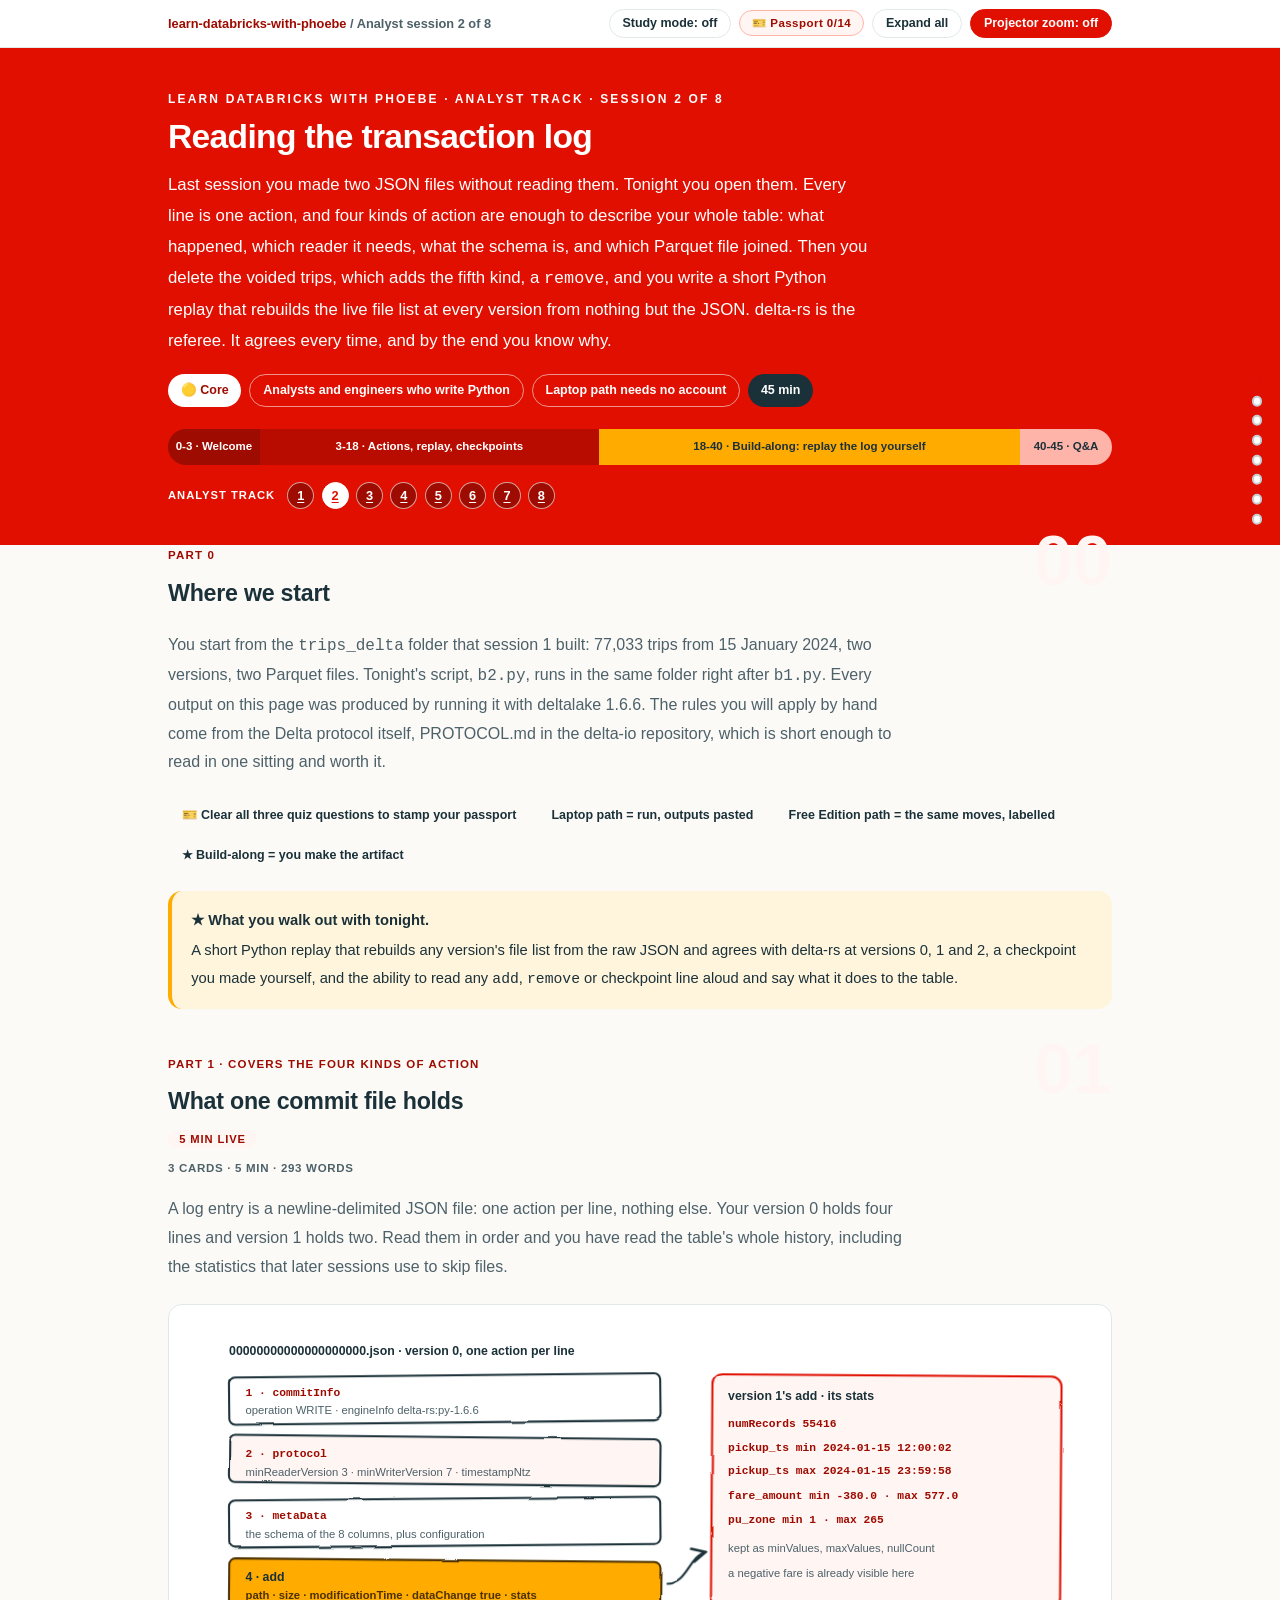
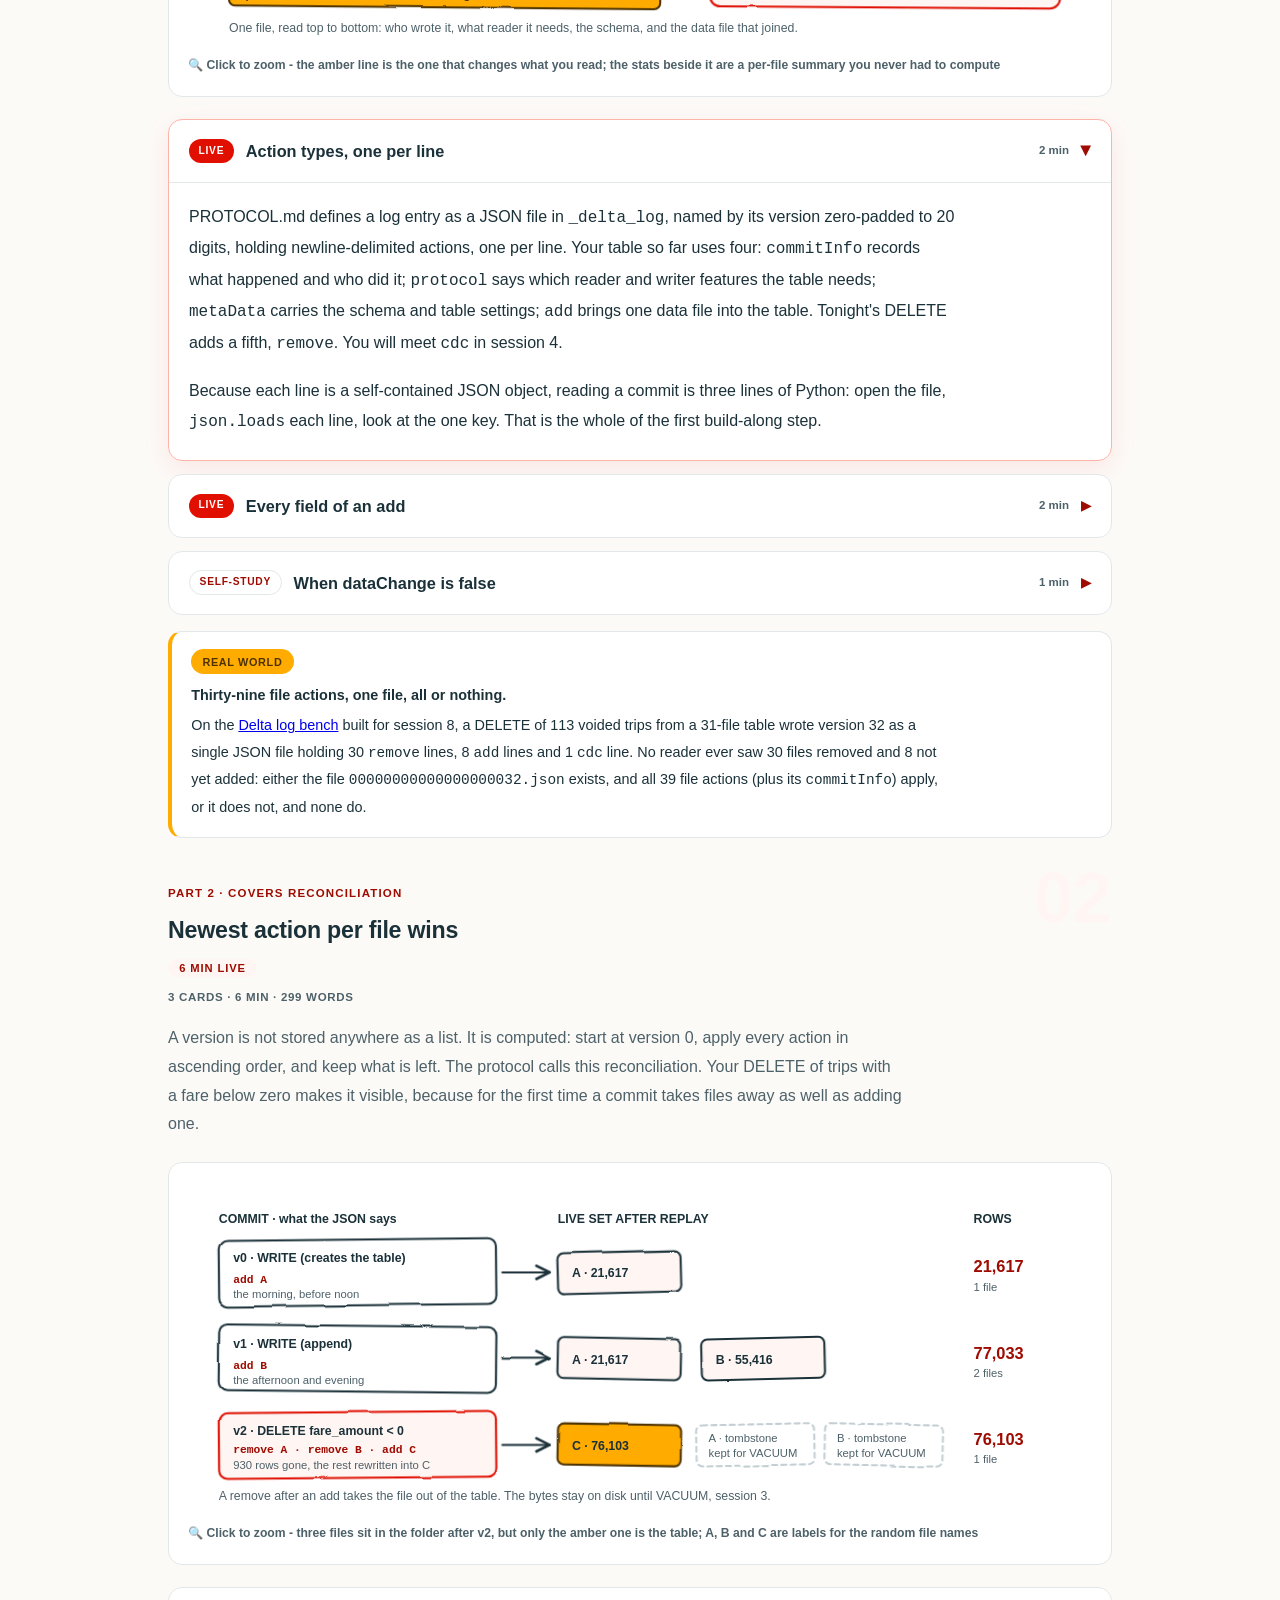
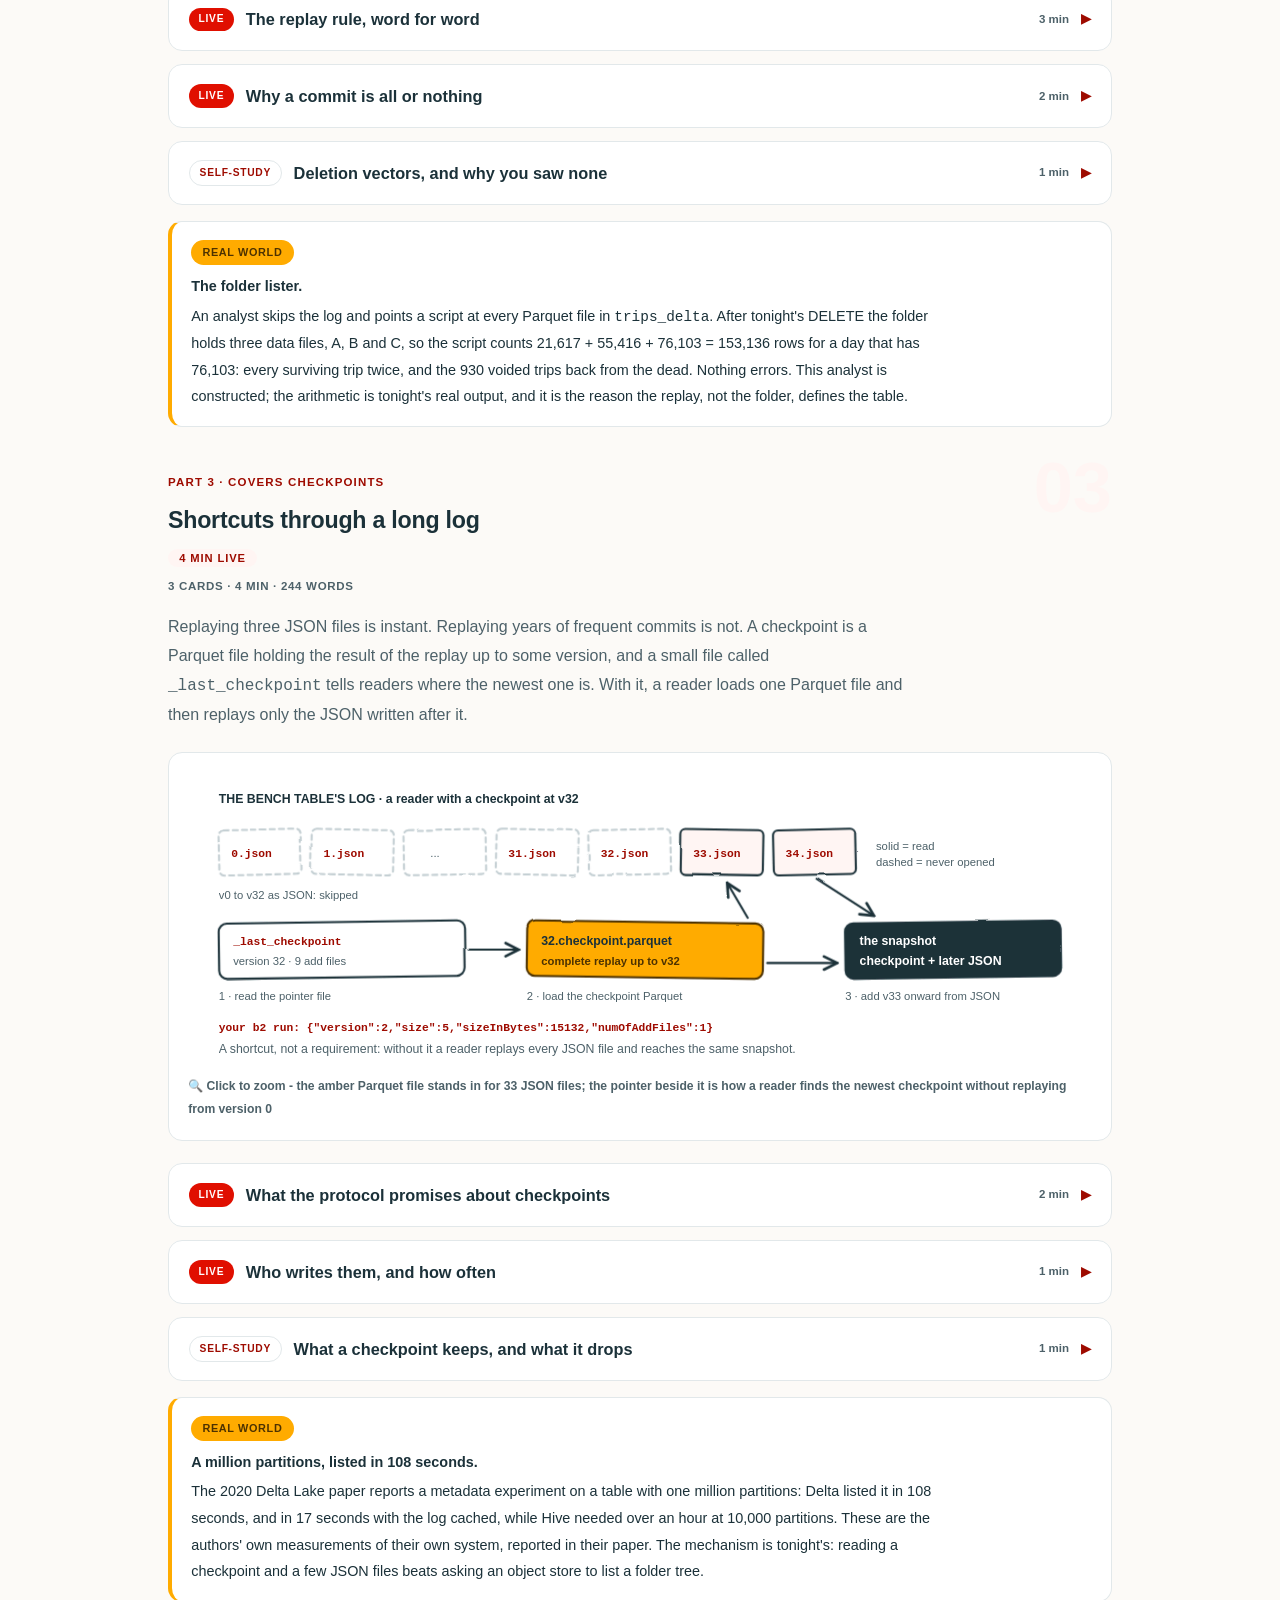
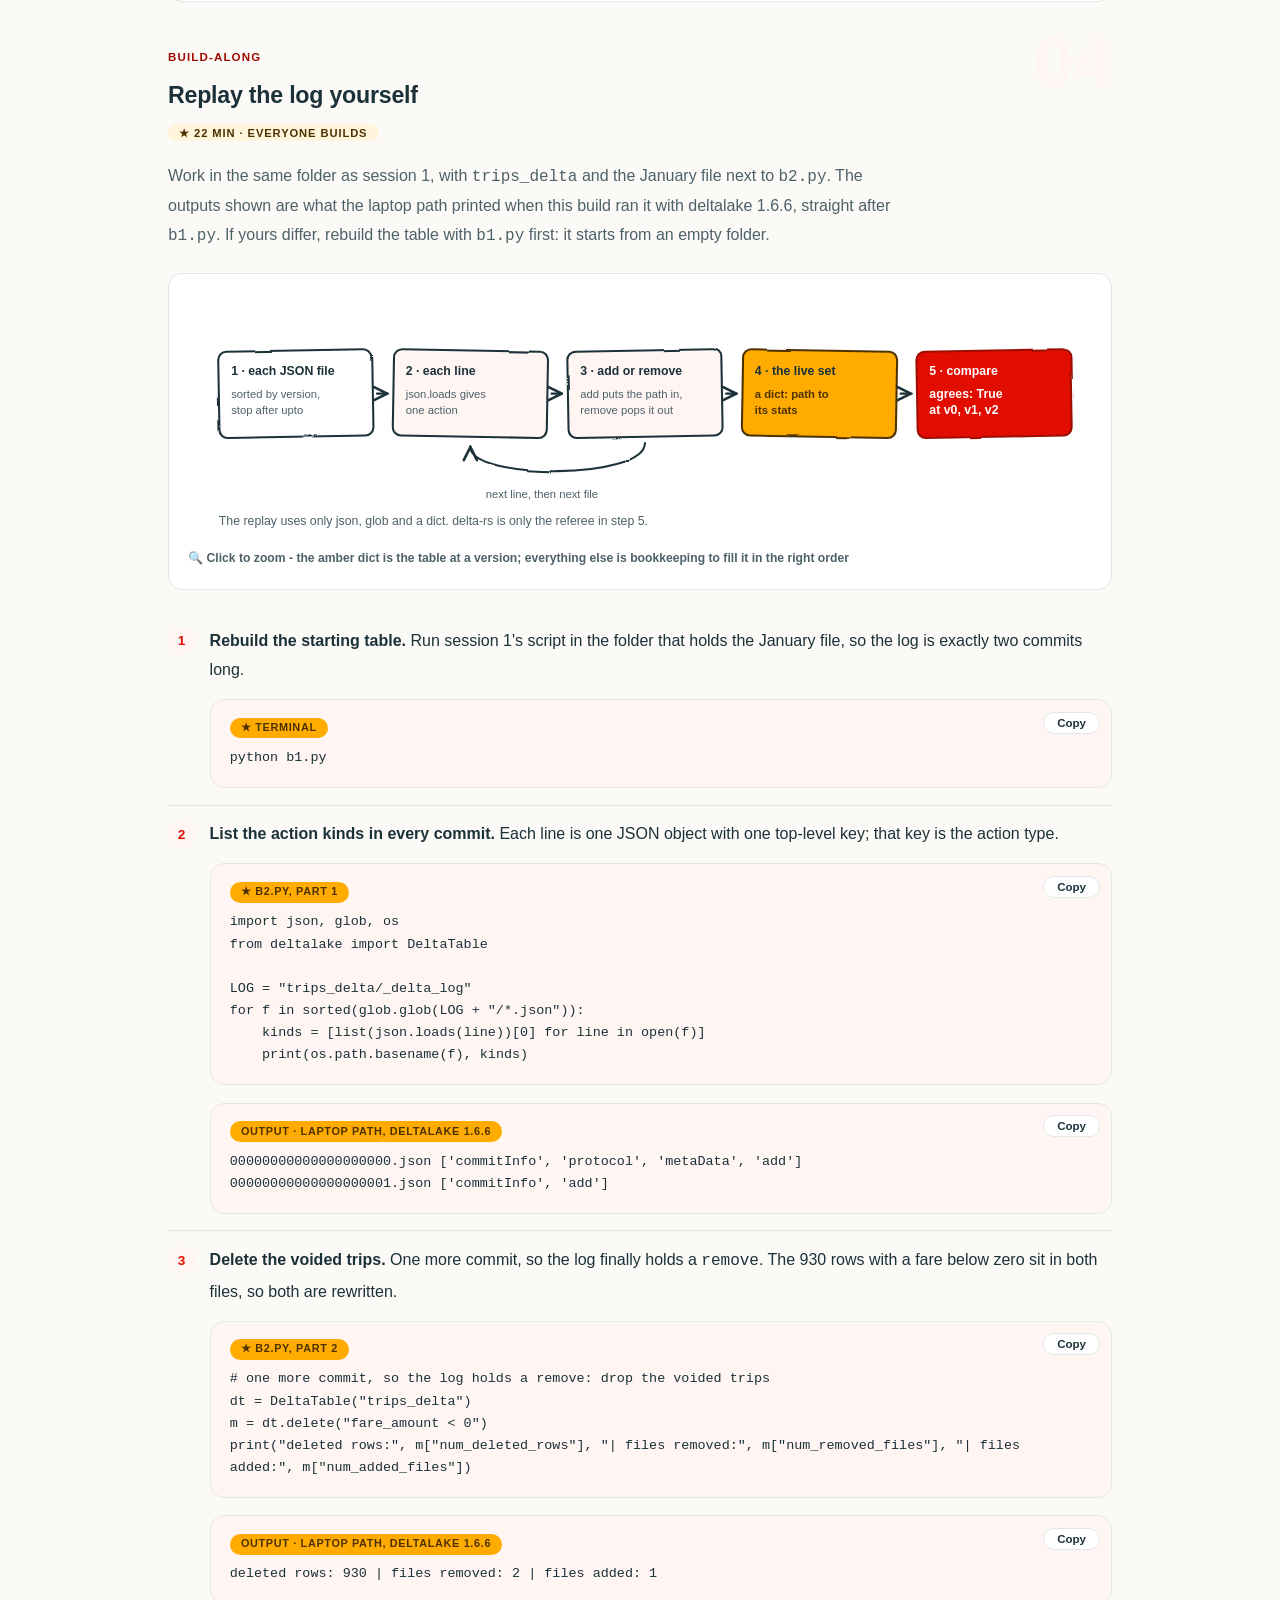
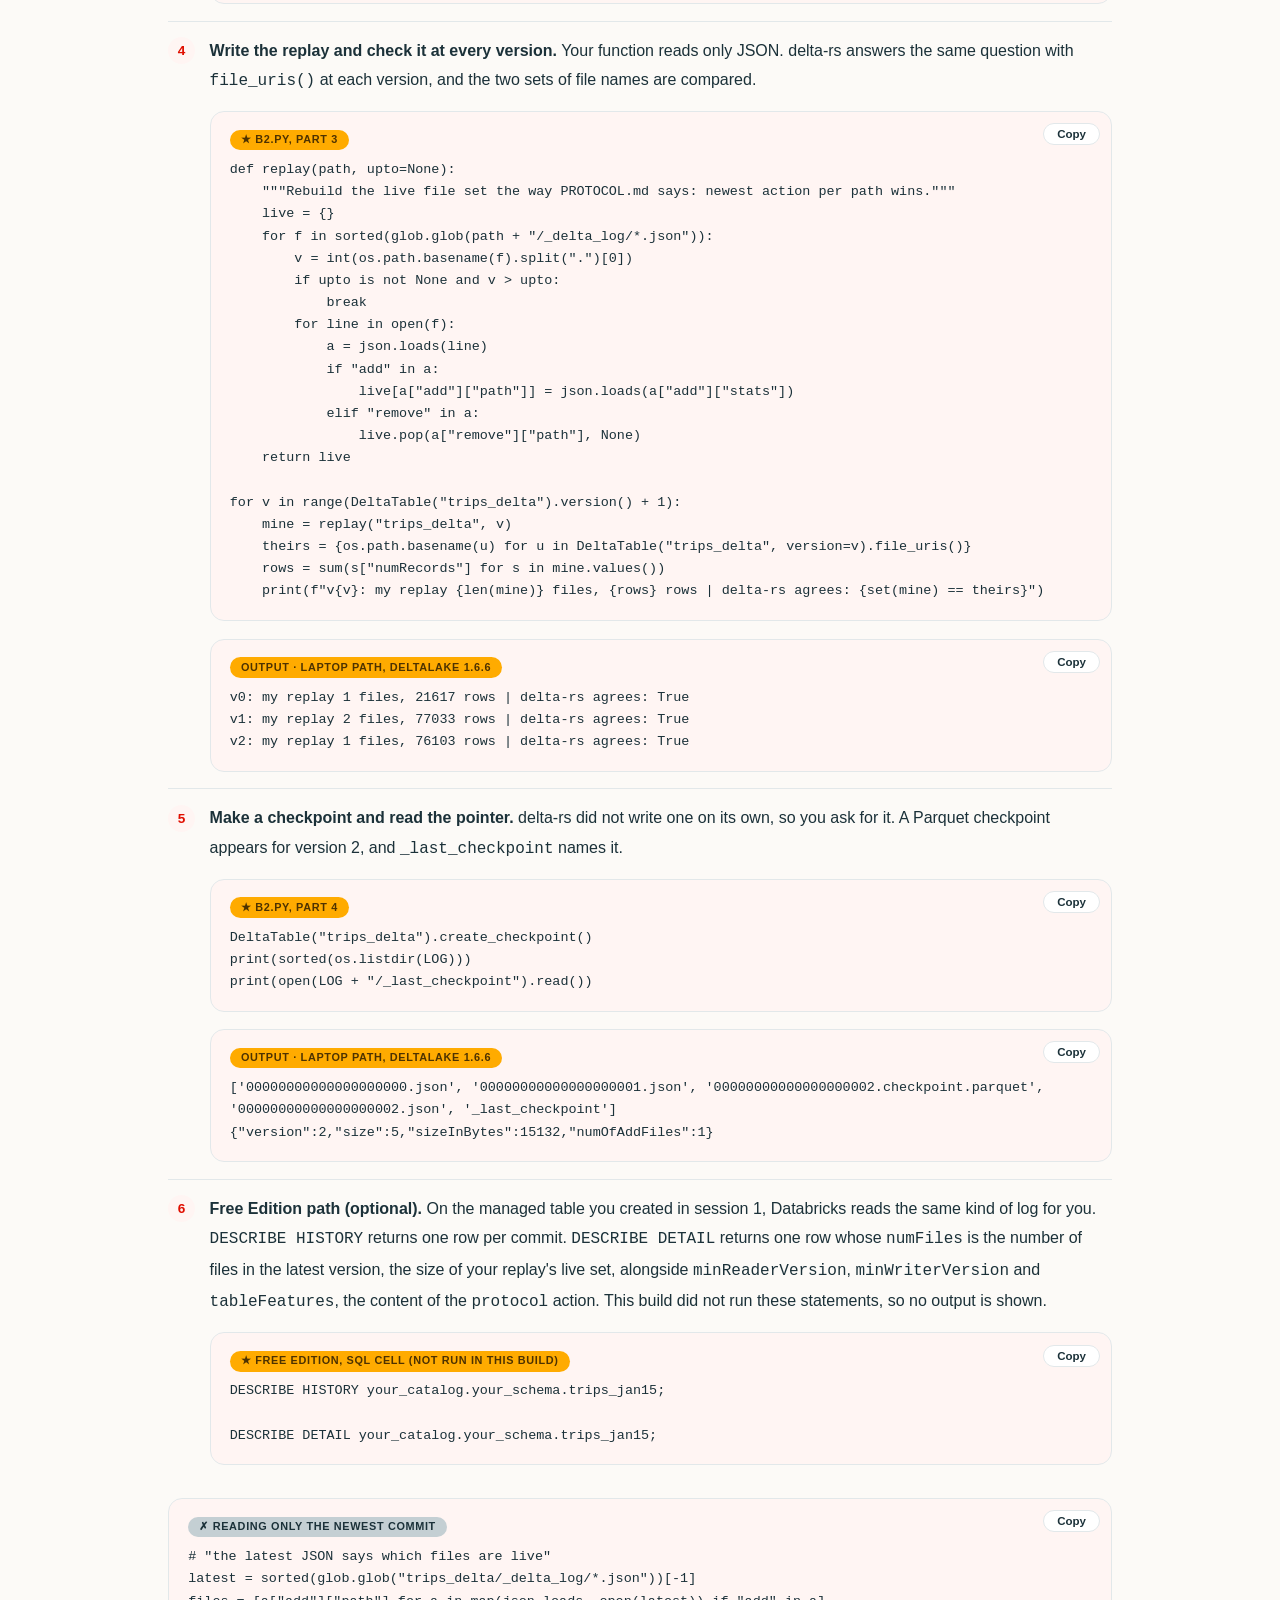
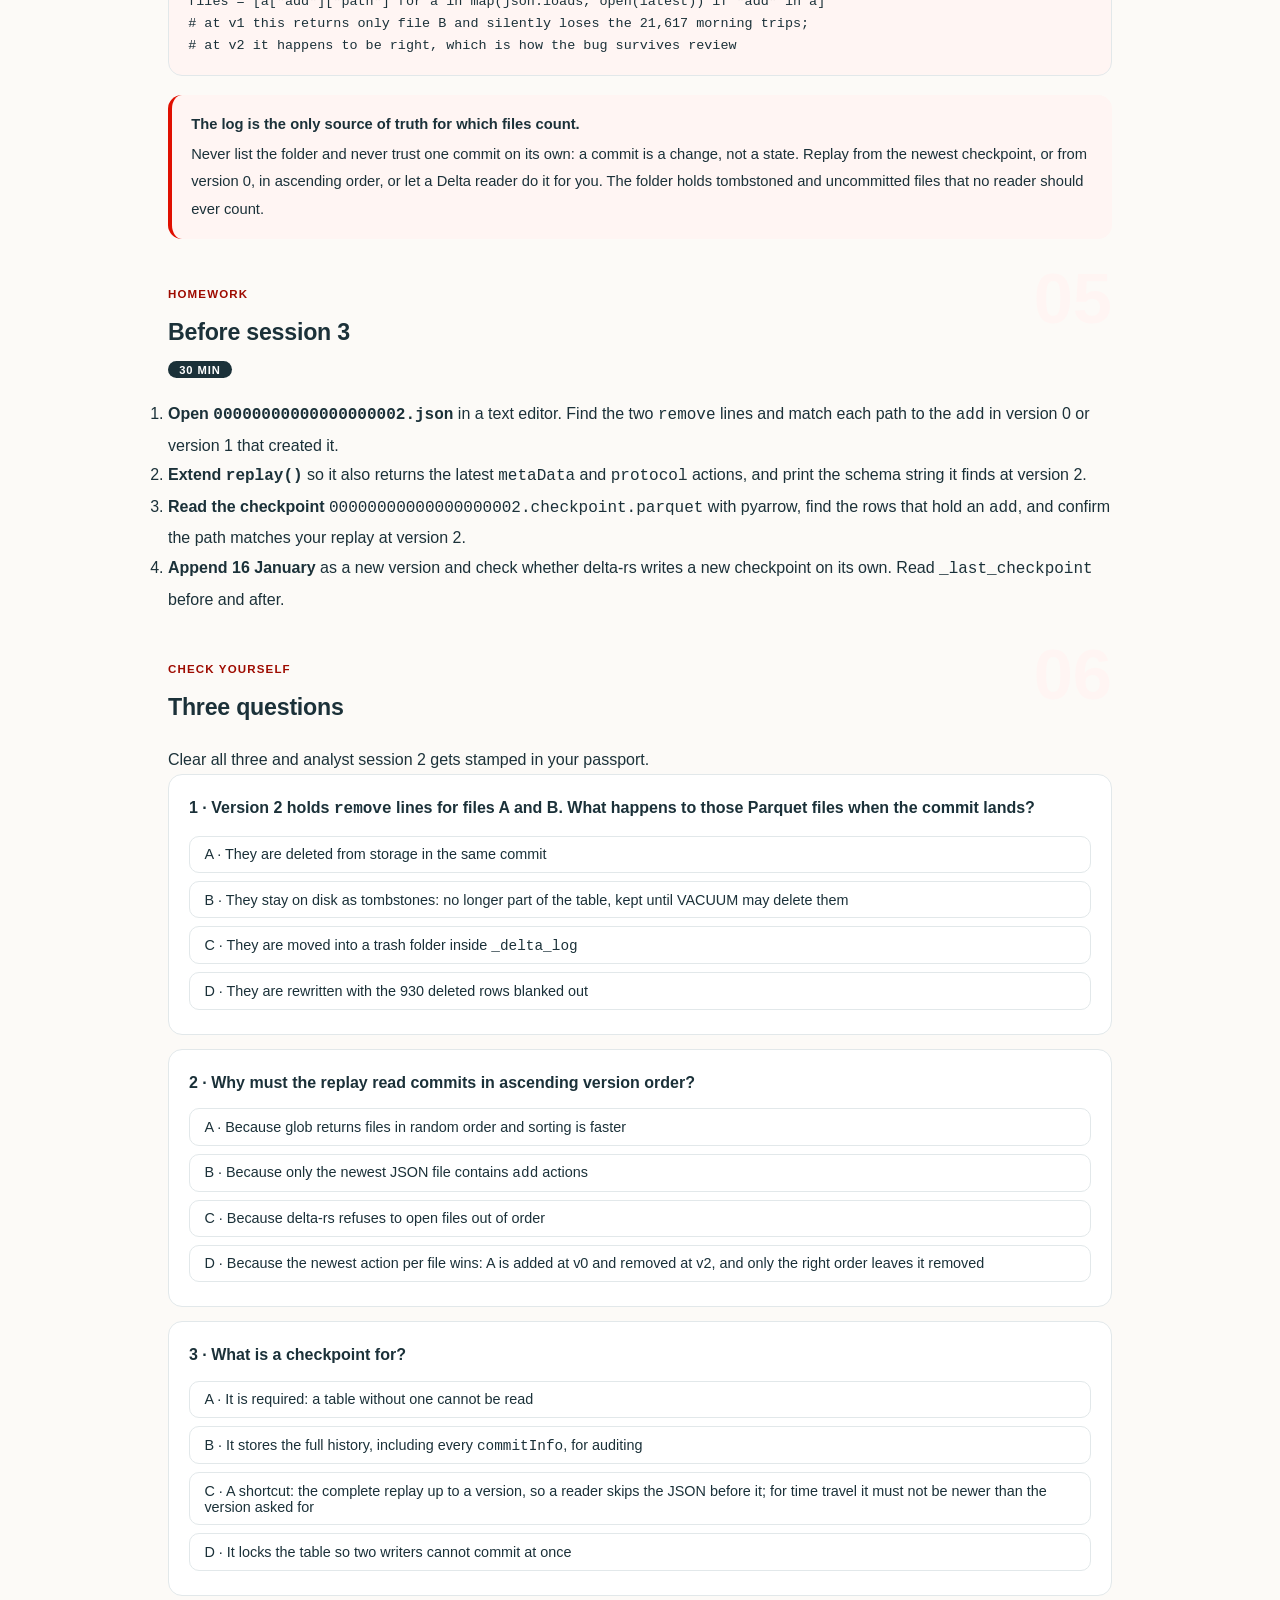
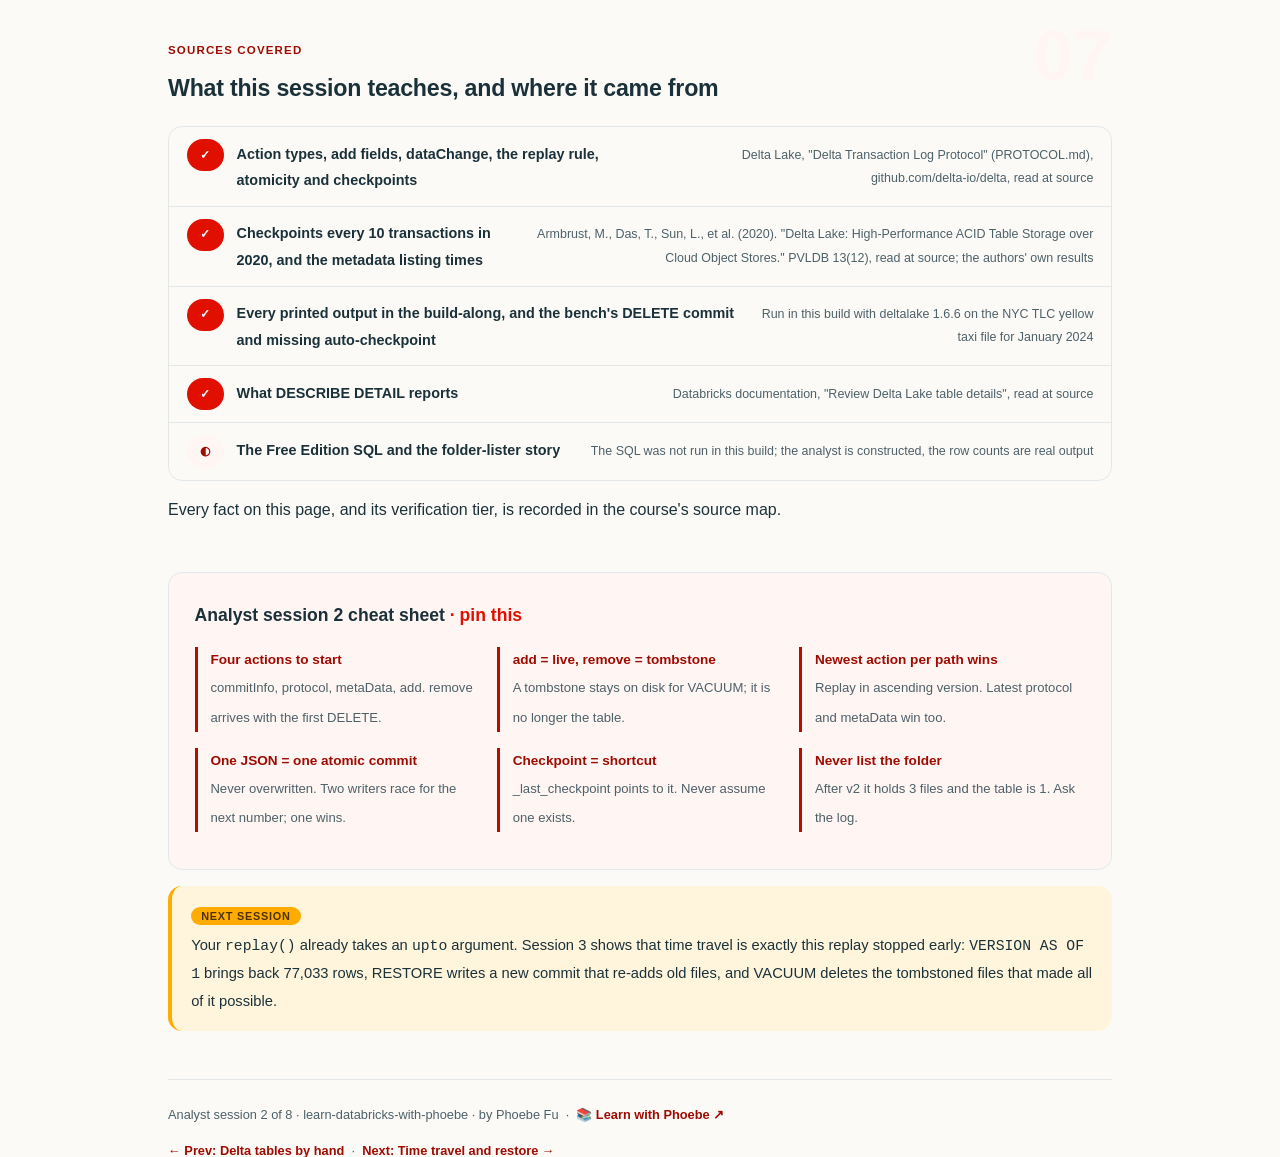
<file: courses/b2-the-transaction-log.html>
<!DOCTYPE html>
<html lang="en">
<head>
<meta charset="UTF-8">
<meta name="viewport" content="width=device-width, initial-scale=1.0">
<!-- social:start -->
<meta name="description" content="Analyst session 2 of 8. Open the JSON commits of a real Delta table line by line: the four kinds of action, the statistics inside every add, what a remove leaves behind, and how a checkpoint shortcuts a long log. Then write a short Python replay that rebuilds the live file list at every version and agrees with delta-rs.">
<meta property="og:type" content="article">
<meta property="og:site_name" content="Learn with Phoebe">
<meta property="og:title" content="Reading the transaction log - learn databricks with phoebe">
<meta property="og:description" content="Analyst session 2 of 8. A Delta table's truth is a replay of JSON actions: newest action per file wins. Rebuild 21,617, 77,033 and 76,103 rows by hand and watch delta-rs agree at every version.">
<meta property="og:url" content="https://phoebefu6.github.io/learn-databricks-with-phoebe/courses/b2-the-transaction-log.html">
<meta property="og:image" content="https://phoebefu6.github.io/learn-databricks-with-phoebe/assets/og-cover.png">
<meta property="og:image:width" content="1200">
<meta property="og:image:height" content="630">
<meta name="twitter:card" content="summary_large_image">
<meta name="twitter:title" content="Reading the transaction log - learn databricks with phoebe">
<meta name="twitter:description" content="Analyst session 2 of 8. Add, remove, checkpoint: read a real Delta log aloud and replay it yourself in Python.">
<meta name="twitter:image" content="https://phoebefu6.github.io/learn-databricks-with-phoebe/assets/og-cover.png">
<!-- social:end -->
<title>Analyst session 2 · Reading the transaction log - learn databricks with phoebe</title>
<link rel="stylesheet" href="../assets/style.css?v=22">
</head>
<body>

<div class="toolbar">
  <div class="wrap">
    <span class="crumb"><a href="../index.html">learn-databricks-with-phoebe</a> / Analyst session 2 of 8</span>
    <button class="btn" id="toggle-all" type="button">Expand all</button>
    <button class="btn primary" id="zoom-toggle" type="button">Projector zoom: off</button>
  </div>
</div>

<header class="masthead">
  <div class="wrap">
    <div class="eyebrow">Learn Databricks with Phoebe · Analyst track · Session 2 of 8</div>
    <h1>Reading the <span class="accent">transaction log</span></h1>
    <p class="sub">Last session you made two JSON files without reading them. Tonight you open them. Every line is one action, and four kinds of action are enough to describe your whole table: what happened, which reader it needs, what the schema is, and which Parquet file joined. Then you delete the voided trips, which adds the fifth kind, a <code>remove</code>, and you write a short Python replay that rebuilds the live file list at every version from nothing but the JSON. delta-rs is the referee. It agrees every time, and by the end you know why.</p>
    <div class="chip-row">
      <span class="chip level">🟡 Core</span>
      <span class="chip audience">Analysts and engineers who write Python</span>
      <span class="chip audience">Laptop path needs no account</span>
      <span class="chip time">45 min</span>
    </div>
    <div class="agenda">
      <span class="a1" style="flex:1">0-3 · Welcome</span>
      <span class="a2" style="flex:4">3-18 · Actions, replay, checkpoints</span>
      <span class="a3" style="flex:5">18-40 · Build-along: replay the log yourself</span>
      <span class="a4" style="flex:1">40-45 · Q&amp;A</span>
    </div>
  </div>
</header>

<main class="wrap">

  <section class="section" id="intro">
    <div class="section-kicker">
      <span class="klabel">Part 0</span>
      <h2>Where we start</h2>
    </div>
    <p class="lede">You start from the <code>trips_delta</code> folder that session 1 built: 77,033 trips from 15 January 2024, two versions, two Parquet files. Tonight's script, <code>b2.py</code>, runs in the same folder right after <code>b1.py</code>. Every output on this page was produced by running it with deltalake 1.6.6. The rules you will apply by hand come from the Delta protocol itself, PROTOCOL.md in the delta-io repository, which is short enough to read in one sitting and worth it.</p>

    <div class="legend">
      <span class="pill">🎫 Clear all three quiz questions to stamp your passport</span>
      <span class="pill">Laptop path = run, outputs pasted</span>
      <span class="pill">Free Edition path = the same moves, labelled</span>
      <span class="pill">★ Build-along = you make the artifact</span>
    </div>

    <div class="callout win">
      <p><strong>★ What you walk out with tonight.</strong> A short Python replay that rebuilds any version's file list from the raw JSON and agrees with delta-rs at versions 0, 1 and 2, a checkpoint you made yourself, and the ability to read any <code>add</code>, <code>remove</code> or checkpoint line aloud and say what it does to the table.</p>
    </div>
  </section>

  <section class="section" id="part-1">
    <div class="section-kicker">
      <span class="klabel">Part 1 · covers the four kinds of action</span>
      <h2>What one commit file holds</h2>
      <span class="tag concept">5 min live</span>
    </div>
    <p class="lede">A log entry is a newline-delimited JSON file: one action per line, nothing else. Your version 0 holds four lines and version 1 holds two. Read them in order and you have read the table's whole history, including the statistics that later sessions use to skip files.</p>

    <figure class="zoomable">
      <svg viewBox="0 0 880 312" xmlns="http://www.w3.org/2000/svg" role="img" aria-label="Version 0 of the session 1 table taken apart line by line. Line 1, commitInfo: operation WRITE, engineInfo delta-rs:py-1.6.6. Line 2, protocol: minReaderVersion 3, minWriterVersion 7, feature timestampNtz. Line 3, metaData: the schema and configuration. Line 4, add: path, size, modificationTime, dataChange true, stats. Beside it, the stats of version 1's add: numRecords 55416, pickup_ts from 2024-01-15 12:00:02 to 2024-01-15 23:59:58, fare_amount from -380.0 to 577.0, pu_zone from 1 to 265.">
        <defs>
          <filter id="b2aSk" x="-3%" y="-3%" width="106%" height="106%"><feTurbulence type="fractalNoise" baseFrequency="0.02" numOctaves="2" seed="31" result="n"/><feDisplacementMap in="SourceGraphic" in2="n" scale="2.4" xChannelSelector="R" yChannelSelector="G"/></filter>
          <pattern id="b2aHc" patternUnits="userSpaceOnUse" width="7" height="7" patternTransform="rotate(-38)"><line x1="0" y1="0" x2="0" y2="7" stroke="#E00F00" stroke-width="1" opacity=".5"/></pattern>
          <marker id="b2aAr" viewBox="0 0 10 10" refX="9" refY="5" markerWidth="8" markerHeight="8" orient="auto"><path d="M1 1 L9 5 L1 9" fill="none" stroke="#1B3139" stroke-width="1.6" stroke-linecap="round"/></marker>
        </defs>
        <style>
          .b2aH { font: 800 12px Inter, sans-serif; fill: #1B3139; }
          .b2aL { font: 600 12px Inter, sans-serif; fill: #1B3139; }
          .b2aC { font: 600 11px ui-monospace, Menlo, monospace; fill: #9E0B00; }
          .b2aS { font: 400 11px Inter, sans-serif; fill: #4D6169; }
          .b2aB { font: 800 11px Inter, sans-serif; fill: #4D3200; }
          .b2aN { font: 400 12px Inter, sans-serif; fill: #4D6169; }
        </style>

        <text class="b2aH" x="40" y="30">00000000000000000000.json · version 0, one action per line</text>

        <g filter="url(#b2aSk)" fill="none" stroke="#1B3139" stroke-width="2" stroke-linecap="round" stroke-linejoin="round">
          <rect x="40" y="50" width="420" height="46" rx="6" transform="rotate(-0.6 250 73)" fill="#FFFFFF"/>
          <rect x="40" y="110" width="420" height="46" rx="6" transform="rotate(0.6 250 133)" fill="#FFF5F3"/>
          <rect x="40" y="170" width="420" height="46" rx="6" transform="rotate(-0.5 250 193)" fill="#FFFFFF"/>
          <rect x="40" y="230" width="420" height="46" rx="6" transform="rotate(0.5 250 253)" fill="#FFAB00" stroke="#4D3200"/>
          <rect x="510" y="50" width="340" height="226" rx="10" transform="rotate(0.4 680 163)" fill="#FFF5F3" stroke="#E00F00"/>
          <path d="M466 253 C486 253 488 226 504 222" marker-end="url(#b2aAr)"/>
        </g>

        <text class="b2aC" x="56" y="70">1 · commitInfo</text>
        <text class="b2aS" x="56" y="88">operation WRITE · engineInfo delta-rs:py-1.6.6</text>
        <text class="b2aC" x="56" y="130">2 · protocol</text>
        <text class="b2aS" x="56" y="148">minReaderVersion 3 · minWriterVersion 7 · timestampNtz</text>
        <text class="b2aC" x="56" y="190">3 · metaData</text>
        <text class="b2aS" x="56" y="208">the schema of the 8 columns, plus configuration</text>
        <text class="b2aL" x="56" y="250">4 · add</text>
        <text class="b2aB" x="56" y="268">path · size · modificationTime · dataChange true · stats</text>

        <text class="b2aH" x="526" y="74">version 1's add · its stats</text>
        <text class="b2aC" x="526" y="100">numRecords 55416</text>
        <text class="b2aC" x="526" y="124">pickup_ts min 2024-01-15 12:00:02</text>
        <text class="b2aC" x="526" y="146">pickup_ts max 2024-01-15 23:59:58</text>
        <text class="b2aC" x="526" y="170">fare_amount min -380.0 · max 577.0</text>
        <text class="b2aC" x="526" y="194">pu_zone min 1 · max 265</text>
        <text class="b2aS" x="526" y="222">kept as minValues, maxValues, nullCount</text>
        <text class="b2aS" x="526" y="246">a negative fare is already visible here</text>

        <text class="b2aN" x="40" y="300">One file, read top to bottom: who wrote it, what reader it needs, the schema, and the data file that joined.</text>
      </svg>
      <figcaption>🔍 Click to zoom - the amber line is the one that changes what you read; the stats beside it are a per-file summary you never had to compute</figcaption>
    </figure>

    <details class="card" open>
      <summary><span class="mode live">Live</span>Action types, one per line<span class="mini">2 min</span><span class="caret">▶</span></summary>
      <div class="body">
        <p>PROTOCOL.md defines a log entry as a JSON file in <code>_delta_log</code>, named by its version zero-padded to 20 digits, holding newline-delimited actions, one per line. Your table so far uses four: <code>commitInfo</code> records what happened and who did it; <code>protocol</code> says which reader and writer features the table needs; <code>metaData</code> carries the schema and table settings; <code>add</code> brings one data file into the table. Tonight's DELETE adds a fifth, <code>remove</code>. You will meet <code>cdc</code> in session 4.</p>
        <p>Because each line is a self-contained JSON object, reading a commit is three lines of Python: open the file, <code>json.loads</code> each line, look at the one key. That is the whole of the first build-along step.</p>
      </div>
    </details>

    <details class="card">
      <summary><span class="mode live">Live</span>Every field of an add<span class="mini">2 min</span><span class="caret">▶</span></summary>
      <div class="body">
        <p>The protocol lists the fields of <code>add</code>: <code>path</code>, <code>partitionValues</code>, <code>size</code>, <code>modificationTime</code>, <code>dataChange</code>, <code>stats</code>, <code>tags</code>, <code>deletionVector</code>, <code>baseRowId</code>, <code>defaultRowCommitVersion</code> and <code>clusteringProvider</code>. <code>stats</code> is optional, but delta-rs writes it, as a JSON string inside the JSON line, which is why the replay calls <code>json.loads</code> on it a second time.</p>
        <p>The stats hold <code>numRecords</code> and, per column, <code>minValues</code>, <code>maxValues</code> and <code>nullCount</code>. Read version 1's aloud: 55,416 rows, pickups from 12:00:02 to 23:59:58, fares from -380.0 to 577.0, pickup zones 1 to 265. The protocol says these statistics "can be used for eliminating files based on query predicates", which is session 5's whole subject. Notice the -380.0 already: the voided trips you delete tonight were announced in the log before you looked at a single row.</p>
      </div>
    </details>

    <details class="card">
      <summary><span class="mode self">Self-study</span>When dataChange is false<span class="mini">1 min</span><span class="caret">▶</span></summary>
      <div class="body">
        <p>Your WRITE and DELETE commits changed which rows the table holds. The protocol allows <code>false</code> for a commit that "only rearranges existing data or adds new statistics". OPTIMIZE uses it: it removes small files and adds a compacted one with the same rows, and marks the commit <code>dataChange: false</code>. You will see one on the bench in session 8.</p>
      </div>
    </details>

    <div class="callout example">
      <span class="ex-pill">Real world</span>
      <p><strong>Thirty-nine file actions, one file, all or nothing.</strong> On the <a href="b8-the-delta-log-bench.html">Delta log bench</a> built for session 8, a DELETE of 113 voided trips from a 31-file table wrote version 32 as a single JSON file holding 30 <code>remove</code> lines, 8 <code>add</code> lines and 1 <code>cdc</code> line. No reader ever saw 30 files removed and 8 not yet added: either the file <code>00000000000000000032.json</code> exists, and all 39 file actions (plus its <code>commitInfo</code>) apply, or it does not, and none do.</p>
    </div>
  </section>

  <section class="section" id="part-2">
    <div class="section-kicker">
      <span class="klabel">Part 2 · covers reconciliation</span>
      <h2>Newest action per file wins</h2>
      <span class="tag concept">6 min live</span>
    </div>
    <p class="lede">A version is not stored anywhere as a list. It is computed: start at version 0, apply every action in ascending order, and keep what is left. The protocol calls this reconciliation. Your DELETE of trips with a fare below zero makes it visible, because for the first time a commit takes files away as well as adding one.</p>

    <figure class="zoomable">
      <svg viewBox="0 0 880 322" xmlns="http://www.w3.org/2000/svg" role="img" aria-label="Replaying three commits. v0 WRITE adds file A: live set A, 1 file, 21,617 rows. v1 WRITE append adds file B: live set A and B, 2 files, 77,033 rows. v2 DELETE fare_amount below 0 removes A and B and adds C: live set C, 1 file, 76,103 rows; A and B become tombstones kept for VACUUM.">
        <defs>
          <filter id="b2bSk" x="-3%" y="-3%" width="106%" height="106%"><feTurbulence type="fractalNoise" baseFrequency="0.02" numOctaves="2" seed="37" result="n"/><feDisplacementMap in="SourceGraphic" in2="n" scale="2.4" xChannelSelector="R" yChannelSelector="G"/></filter>
          <pattern id="b2bHc" patternUnits="userSpaceOnUse" width="7" height="7" patternTransform="rotate(-38)"><line x1="0" y1="0" x2="0" y2="7" stroke="#E00F00" stroke-width="1" opacity=".5"/></pattern>
          <marker id="b2bAr" viewBox="0 0 10 10" refX="9" refY="5" markerWidth="8" markerHeight="8" orient="auto"><path d="M1 1 L9 5 L1 9" fill="none" stroke="#1B3139" stroke-width="1.6" stroke-linecap="round"/></marker>
        </defs>
        <style>
          .b2bH { font: 800 12px Inter, sans-serif; fill: #1B3139; }
          .b2bL { font: 600 12px Inter, sans-serif; fill: #1B3139; }
          .b2bC { font: 600 11px ui-monospace, Menlo, monospace; fill: #9E0B00; }
          .b2bS { font: 400 11px Inter, sans-serif; fill: #4D6169; }
          .b2bB { font: 800 11px Inter, sans-serif; fill: #4D3200; }
          .b2bV { font: 800 16px Inter, sans-serif; fill: #9E0B00; }
          .b2bN { font: 400 12px Inter, sans-serif; fill: #4D6169; }
        </style>

        <text class="b2bH" x="30" y="40">COMMIT · what the JSON says</text>
        <text class="b2bH" x="360" y="40">LIVE SET AFTER REPLAY</text>
        <text class="b2bH" x="765" y="40">ROWS</text>

        <g filter="url(#b2bSk)" fill="none" stroke="#1B3139" stroke-width="2" stroke-linecap="round" stroke-linejoin="round">
          <rect x="30" y="56" width="270" height="64" rx="8" transform="rotate(-0.6 165 88)" fill="#FFFFFF"/>
          <rect x="30" y="140" width="270" height="64" rx="8" transform="rotate(0.6 165 172)" fill="#FFFFFF"/>
          <rect x="30" y="224" width="270" height="64" rx="8" transform="rotate(-0.5 165 256)" fill="#FFF5F3" stroke="#E00F00"/>
          <path d="M306 88 L352 88" marker-end="url(#b2bAr)"/>
          <path d="M306 172 L352 172" marker-end="url(#b2bAr)"/>
          <path d="M306 256 L352 256" marker-end="url(#b2bAr)"/>
          <rect x="360" y="68" width="120" height="40" rx="6" transform="rotate(-1.5 420 88)" fill="#FFF5F3"/>
          <rect x="360" y="152" width="120" height="40" rx="6" transform="rotate(1.2 420 172)" fill="#FFF5F3"/>
          <rect x="500" y="152" width="120" height="40" rx="6" transform="rotate(-1.4 560 172)" fill="#FFF5F3"/>
          <rect x="360" y="236" width="120" height="40" rx="6" transform="rotate(1 420 256)" fill="#FFAB00" stroke="#4D3200"/>
          <rect x="495" y="236" width="115" height="40" rx="6" transform="rotate(-1.2 552 256)" fill="#FFFFFF" stroke="#C4CFD3" stroke-dasharray="5 4"/>
          <rect x="620" y="236" width="115" height="40" rx="6" transform="rotate(1.3 677 256)" fill="#FFFFFF" stroke="#C4CFD3" stroke-dasharray="5 4"/>
        </g>

        <text class="b2bH" x="44" y="78">v0 · WRITE (creates the table)</text>
        <text class="b2bC" x="44" y="98">add A</text>
        <text class="b2bS" x="44" y="113">the morning, before noon</text>
        <text class="b2bH" x="44" y="162">v1 · WRITE (append)</text>
        <text class="b2bC" x="44" y="182">add B</text>
        <text class="b2bS" x="44" y="197">the afternoon and evening</text>
        <text class="b2bH" x="44" y="246">v2 · DELETE fare_amount &lt; 0</text>
        <text class="b2bC" x="44" y="264">remove A · remove B · add C</text>
        <text class="b2bS" x="44" y="280">930 rows gone, the rest rewritten into C</text>

        <text class="b2bL" x="374" y="93">A · 21,617</text>
        <text class="b2bL" x="374" y="177">A · 21,617</text>
        <text class="b2bL" x="514" y="177">B · 55,416</text>
        <text class="b2bL" x="374" y="261">C · 76,103</text>
        <text class="b2bS" x="507" y="253">A · tombstone</text>
        <text class="b2bS" x="507" y="268">kept for VACUUM</text>
        <text class="b2bS" x="632" y="253">B · tombstone</text>
        <text class="b2bS" x="632" y="268">kept for VACUUM</text>

        <text class="b2bV" x="765" y="88">21,617</text>
        <text class="b2bS" x="765" y="106">1 file</text>
        <text class="b2bV" x="765" y="172">77,033</text>
        <text class="b2bS" x="765" y="190">2 files</text>
        <text class="b2bV" x="765" y="256">76,103</text>
        <text class="b2bS" x="765" y="274">1 file</text>

        <text class="b2bN" x="30" y="310">A remove after an add takes the file out of the table. The bytes stay on disk until VACUUM, session 3.</text>
      </svg>
      <figcaption>🔍 Click to zoom - three files sit in the folder after v2, but only the amber one is the table; A, B and C are labels for the random file names</figcaption>
    </figure>

    <details class="card">
      <summary><span class="mode live">Live</span>The replay rule, word for word<span class="mini">3 min</span><span class="caret">▶</span></summary>
      <div class="body">
        <p>PROTOCOL.md builds a snapshot by replaying actions in ascending version order. The latest <code>protocol</code> wins. The latest <code>metaData</code> wins. For data files, the newest action per logical file wins, where a logical file is identified by its <code>path</code> together with its deletion vector's unique id. If that newest action is an <code>add</code>, the file is present. If it is a <code>remove</code>, the file is a tombstone, which the protocol says exists only for the benefit of the VACUUM command.</p>
        <p>That is exactly the <code>replay()</code> function in tonight's build-along: a dict keyed by path, <code>add</code> puts a key in, <code>remove</code> pops it out, versions read in sorted order. Order matters because the same path can be added in one version and removed in a later one; read them backwards and A and B would come back to life.</p>
      </div>
    </details>

    <details class="card">
      <summary><span class="mode live">Live</span>Why a commit is all or nothing<span class="mini">2 min</span><span class="caret">▶</span></summary>
      <div class="body">
        <p>The protocol says "Delta files are the unit of atomicity for a table". Writers "optimistically write out new data files" first, so file C existed on disk before version 2 did, and then commit by creating the next log entry. "Writers MUST never overwrite an existing log entry", and they create it with an atomic storage primitive. If two writers both try to create <code>00000000000000000002.json</code>, only one can win; the other has to try again at a later version. That is optimistic concurrency: no lock is held while the data files are written.</p>
      </div>
    </details>

    <details class="card">
      <summary><span class="mode self">Self-study</span>Deletion vectors, and why you saw none<span class="mini">1 min</span><span class="caret">▶</span></summary>
      <div class="body">
        <p>Rewriting 76,103 rows to drop 930 is honest but heavy. Deletion vectors are an optional table feature that marks deleted rows without rewriting the data file; that is why the logical file key includes the deletion vector's id. delta-rs 1.6.6 wrote no deletion vectors in this build, so the DELETE rewrote both files into one. To see which features a table on Databricks uses, read <code>tableFeatures</code> in <code>DESCRIBE DETAIL</code>.</p>
      </div>
    </details>

    <div class="callout example">
      <span class="ex-pill">Real world</span>
      <p><strong>The folder lister.</strong> An analyst skips the log and points a script at every Parquet file in <code>trips_delta</code>. After tonight's DELETE the folder holds three data files, A, B and C, so the script counts 21,617 + 55,416 + 76,103 = 153,136 rows for a day that has 76,103: every surviving trip twice, and the 930 voided trips back from the dead. Nothing errors. This analyst is constructed; the arithmetic is tonight's real output, and it is the reason the replay, not the folder, defines the table.</p>
    </div>
  </section>

  <section class="section" id="part-3">
    <div class="section-kicker">
      <span class="klabel">Part 3 · covers checkpoints</span>
      <h2>Shortcuts through a long log</h2>
      <span class="tag concept">4 min live</span>
    </div>
    <p class="lede">Replaying three JSON files is instant. Replaying years of frequent commits is not. A checkpoint is a Parquet file holding the result of the replay up to some version, and a small file called <code>_last_checkpoint</code> tells readers where the newest one is. With it, a reader loads one Parquet file and then replays only the JSON written after it.</p>

    <figure class="zoomable">
      <svg viewBox="0 0 880 286" xmlns="http://www.w3.org/2000/svg" role="img" aria-label="The bench table's log with a checkpoint at version 32. JSON commits 0 to 32 are skipped. A reader opens _last_checkpoint, which says version 32 with 9 add files, loads 00000000000000000032.checkpoint.parquet with the complete replay up to v32, then applies only the JSON from v33 onward to get the snapshot. Your own b2 run wrote _last_checkpoint with version 2, size 5, sizeInBytes 15132, numOfAddFiles 1.">
        <defs>
          <filter id="b2cSk" x="-3%" y="-3%" width="106%" height="106%"><feTurbulence type="fractalNoise" baseFrequency="0.02" numOctaves="2" seed="41" result="n"/><feDisplacementMap in="SourceGraphic" in2="n" scale="2.4" xChannelSelector="R" yChannelSelector="G"/></filter>
          <pattern id="b2cHc" patternUnits="userSpaceOnUse" width="7" height="7" patternTransform="rotate(-38)"><line x1="0" y1="0" x2="0" y2="7" stroke="#E00F00" stroke-width="1" opacity=".5"/></pattern>
          <marker id="b2cAr" viewBox="0 0 10 10" refX="9" refY="5" markerWidth="8" markerHeight="8" orient="auto"><path d="M1 1 L9 5 L1 9" fill="none" stroke="#1B3139" stroke-width="1.6" stroke-linecap="round"/></marker>
        </defs>
        <style>
          .b2cH { font: 800 12px Inter, sans-serif; fill: #1B3139; }
          .b2cL { font: 600 12px Inter, sans-serif; fill: #1B3139; }
          .b2cC { font: 600 11px ui-monospace, Menlo, monospace; fill: #9E0B00; }
          .b2cS { font: 400 11px Inter, sans-serif; fill: #4D6169; }
          .b2cB { font: 800 11px Inter, sans-serif; fill: #4D3200; }
          .b2cW { font: 800 12px Inter, sans-serif; fill: #FFFFFF; }
          .b2cN { font: 400 12px Inter, sans-serif; fill: #4D6169; }
        </style>

        <text class="b2cH" x="30" y="30">THE BENCH TABLE'S LOG · a reader with a checkpoint at v32</text>

        <g filter="url(#b2cSk)" fill="none" stroke="#1B3139" stroke-width="2" stroke-linecap="round" stroke-linejoin="round">
          <rect x="30" y="56" width="80" height="44" rx="5" transform="rotate(-1.5 70 78)" fill="#FFFFFF" stroke="#C4CFD3" stroke-dasharray="5 4"/>
          <rect x="120" y="56" width="80" height="44" rx="5" transform="rotate(1.2 160 78)" fill="#FFFFFF" stroke="#C4CFD3" stroke-dasharray="5 4"/>
          <rect x="210" y="56" width="80" height="44" rx="5" transform="rotate(-1 250 78)" fill="#FFFFFF" stroke="#C4CFD3" stroke-dasharray="5 4"/>
          <rect x="300" y="56" width="80" height="44" rx="5" transform="rotate(1.4 340 78)" fill="#FFFFFF" stroke="#C4CFD3" stroke-dasharray="5 4"/>
          <rect x="390" y="56" width="80" height="44" rx="5" transform="rotate(-1.2 430 78)" fill="#FFFFFF" stroke="#C4CFD3" stroke-dasharray="5 4"/>
          <rect x="480" y="56" width="80" height="44" rx="5" transform="rotate(1 520 78)" fill="#FFF5F3"/>
          <rect x="570" y="56" width="80" height="44" rx="5" transform="rotate(-1.3 610 78)" fill="#FFF5F3"/>
          <rect x="30" y="146" width="240" height="54" rx="8" transform="rotate(-0.8 150 173)" fill="#FFFFFF"/>
          <rect x="330" y="146" width="230" height="54" rx="8" transform="rotate(0.8 445 173)" fill="#FFAB00" stroke="#4D3200"/>
          <rect x="640" y="146" width="210" height="54" rx="8" transform="rotate(-0.8 745 173)" fill="#1B3139"/>
          <path d="M274 173 L322 173" marker-end="url(#b2cAr)"/>
          <path d="M545 142 L525 108" marker-end="url(#b2cAr)"/>
          <path d="M612 104 L668 140" marker-end="url(#b2cAr)"/>
          <path d="M564 186 L632 186" marker-end="url(#b2cAr)"/>
        </g>

        <text class="b2cC" x="42" y="83">0.json</text>
        <text class="b2cC" x="132" y="83">1.json</text>
        <text class="b2cS" x="236" y="83">...</text>
        <text class="b2cC" x="312" y="83">31.json</text>
        <text class="b2cC" x="402" y="83">32.json</text>
        <text class="b2cC" x="492" y="83">33.json</text>
        <text class="b2cC" x="582" y="83">34.json</text>
        <text class="b2cS" x="670" y="76">solid = read</text>
        <text class="b2cS" x="670" y="92">dashed = never opened</text>
        <text class="b2cS" x="30" y="124">v0 to v32 as JSON: skipped</text>

        <text class="b2cC" x="44" y="168">_last_checkpoint</text>
        <text class="b2cS" x="44" y="188">version 32 · 9 add files</text>
        <text class="b2cL" x="344" y="168">32.checkpoint.parquet</text>
        <text class="b2cB" x="344" y="188">complete replay up to v32</text>
        <text class="b2cW" x="654" y="168">the snapshot</text>
        <text class="b2cW" x="654" y="188">checkpoint + later JSON</text>

        <text class="b2cS" x="30" y="222">1 · read the pointer file</text>
        <text class="b2cS" x="330" y="222">2 · load the checkpoint Parquet</text>
        <text class="b2cS" x="640" y="222">3 · add v33 onward from JSON</text>

        <text class="b2cC" x="30" y="252">your b2 run: {"version":2,"size":5,"sizeInBytes":15132,"numOfAddFiles":1}</text>
        <text class="b2cN" x="30" y="274">A shortcut, not a requirement: without it a reader replays every JSON file and reaches the same snapshot.</text>
      </svg>
      <figcaption>🔍 Click to zoom - the amber Parquet file stands in for 33 JSON files; the pointer beside it is how a reader finds the newest checkpoint without replaying from version 0</figcaption>
    </figure>

    <details class="card">
      <summary><span class="mode live">Live</span>What the protocol promises about checkpoints<span class="mini">2 min</span><span class="caret">▶</span></summary>
      <div class="body">
        <p>A checkpoint "contains the complete replay of all actions" up to its version. Readers should prefer the newest one, and <code>_last_checkpoint</code> points at it. Two constraints keep it honest. For time travel, "the checkpoint used must not be newer than the time travel version": a checkpoint at version 2 cannot answer "what did version 1 hold", so the reader falls back to an older checkpoint or to the JSON. And readers "SHOULD NOT make any assumptions about the existence or frequency of checkpoints". Code that works only when a checkpoint is present is broken code that has not been caught yet.</p>
      </div>
    </details>

    <details class="card">
      <summary><span class="mode live">Live</span>Who writes them, and how often<span class="mini">1 min</span><span class="caret">▶</span></summary>
      <div class="body">
        <p>The 2020 Delta Lake paper reports that "By default, our clients write checkpoints every 10 transactions"; that was the reference client the authors describe. delta-rs 1.6.6 behaved differently in this build: on the bench it wrote no checkpoint of its own in 33 commits, and the one at version 32 was made by hand. Tonight's checkpoint is the same: you call <code>create_checkpoint()</code> yourself. Frequency is an engine choice, which is exactly why the protocol tells readers not to count on it.</p>
      </div>
    </details>

    <details class="card">
      <summary><span class="mode self">Self-study</span>What a checkpoint keeps, and what it drops<span class="mini">1 min</span><span class="caret">▶</span></summary>
      <div class="body">
        <p>Being the complete replay, a checkpoint holds the current <code>protocol</code> and <code>metaData</code>, every live <code>add</code>, and the <code>remove</code> tombstones that have not yet expired, because VACUUM still needs them. It never keeps <code>commitInfo</code> or <code>cdc</code> actions. So the checkpoint tells you what the table is, not how it got there: the history lives only in the JSON. Session 3 reads that history.</p>
      </div>
    </details>

    <div class="callout example">
      <span class="ex-pill">Real world</span>
      <p><strong>A million partitions, listed in 108 seconds.</strong> The 2020 Delta Lake paper reports a metadata experiment on a table with one million partitions: Delta listed it in 108 seconds, and in 17 seconds with the log cached, while Hive needed over an hour at 10,000 partitions. These are the authors' own measurements of their own system, reported in their paper. The mechanism is tonight's: reading a checkpoint and a few JSON files beats asking an object store to list a folder tree.</p>
    </div>
  </section>

  <section class="section" id="demo-1">
    <div class="section-kicker">
      <span class="klabel">Build-along</span>
      <h2>Replay the log yourself</h2>
      <span class="tag demo">★ 22 min · everyone builds</span>
    </div>
    <p class="lede">Work in the same folder as session 1, with <code>trips_delta</code> and the January file next to <code>b2.py</code>. The outputs shown are what the laptop path printed when this build ran it with deltalake 1.6.6, straight after <code>b1.py</code>. If yours differ, rebuild the table with <code>b1.py</code> first: it starts from an empty folder.</p>

    <figure class="zoomable">
      <svg viewBox="0 0 880 238" xmlns="http://www.w3.org/2000/svg" role="img" aria-label="The replay loop in five boxes. 1, each JSON file in sorted version order, stopping after the requested version. 2, each line, json.loads gives one action. 3, add puts the path in, remove pops it out. 4, the live set, a dict from path to stats. 5, compare with delta-rs: agrees True at v0, v1 and v2. A loop arrow from box 3 back to box 2: next line, then next file.">
        <defs>
          <filter id="b2dSk" x="-3%" y="-3%" width="106%" height="106%"><feTurbulence type="fractalNoise" baseFrequency="0.02" numOctaves="2" seed="43" result="n"/><feDisplacementMap in="SourceGraphic" in2="n" scale="2.4" xChannelSelector="R" yChannelSelector="G"/></filter>
          <pattern id="b2dHc" patternUnits="userSpaceOnUse" width="7" height="7" patternTransform="rotate(-38)"><line x1="0" y1="0" x2="0" y2="7" stroke="#E00F00" stroke-width="1" opacity=".5"/></pattern>
          <marker id="b2dAr" viewBox="0 0 10 10" refX="9" refY="5" markerWidth="8" markerHeight="8" orient="auto"><path d="M1 1 L9 5 L1 9" fill="none" stroke="#1B3139" stroke-width="1.6" stroke-linecap="round"/></marker>
        </defs>
        <style>
          .b2dH { font: 800 12px Inter, sans-serif; fill: #1B3139; }
          .b2dS { font: 400 11px Inter, sans-serif; fill: #4D6169; }
          .b2dB { font: 800 11px Inter, sans-serif; fill: #4D3200; }
          .b2dW { font: 800 12px Inter, sans-serif; fill: #FFFFFF; }
          .b2dN { font: 400 12px Inter, sans-serif; fill: #4D6169; }
        </style>

        <g filter="url(#b2dSk)" fill="none" stroke="#1B3139" stroke-width="2" stroke-linecap="round" stroke-linejoin="round">
          <rect x="30" y="56" width="150" height="84" rx="8" transform="rotate(-1 105 98)" fill="#FFFFFF"/>
          <rect x="200" y="56" width="150" height="84" rx="8" transform="rotate(1 275 98)" fill="#FFF5F3"/>
          <rect x="370" y="56" width="150" height="84" rx="8" transform="rotate(-1 445 98)" fill="#FFF5F3"/>
          <rect x="540" y="56" width="150" height="84" rx="8" transform="rotate(1 615 98)" fill="#FFAB00" stroke="#4D3200"/>
          <rect x="710" y="56" width="150" height="84" rx="8" transform="rotate(-1 785 98)" fill="#E00F00" stroke="#9E0B00"/>
          <path d="M184 98 L194 98" marker-end="url(#b2dAr)"/>
          <path d="M354 98 L364 98" marker-end="url(#b2dAr)"/>
          <path d="M524 98 L534 98" marker-end="url(#b2dAr)"/>
          <path d="M694 98 L704 98" marker-end="url(#b2dAr)"/>
          <path d="M445 146 C445 182 275 182 275 150" marker-end="url(#b2dAr)"/>
        </g>

        <text class="b2dH" x="42" y="80">1 · each JSON file</text>
        <text class="b2dS" x="42" y="102">sorted by version,</text>
        <text class="b2dS" x="42" y="118">stop after upto</text>
        <text class="b2dH" x="212" y="80">2 · each line</text>
        <text class="b2dS" x="212" y="102">json.loads gives</text>
        <text class="b2dS" x="212" y="118">one action</text>
        <text class="b2dH" x="382" y="80">3 · add or remove</text>
        <text class="b2dS" x="382" y="102">add puts the path in,</text>
        <text class="b2dS" x="382" y="118">remove pops it out</text>
        <text class="b2dH" x="552" y="80">4 · the live set</text>
        <text class="b2dB" x="552" y="102">a dict: path to</text>
        <text class="b2dB" x="552" y="118">its stats</text>
        <text class="b2dW" x="722" y="80">5 · compare</text>
        <text class="b2dW" x="722" y="102">agrees: True</text>
        <text class="b2dW" x="722" y="118">at v0, v1, v2</text>

        <text class="b2dS" x="290" y="200">next line, then next file</text>

        <text class="b2dN" x="30" y="226">The replay uses only json, glob and a dict. delta-rs is only the referee in step 5.</text>
      </svg>
      <figcaption>🔍 Click to zoom - the amber dict is the table at a version; everything else is bookkeeping to fill it in the right order</figcaption>
    </figure>

    <div class="steps">
      <div class="step">
        <p><strong>Rebuild the starting table.</strong> Run session 1's script in the folder that holds the January file, so the log is exactly two commits long.</p>
        <div class="prompt-box good"><span class="label">★ Terminal</span>python b1.py</div>
      </div>
      <div class="step">
        <p><strong>List the action kinds in every commit.</strong> Each line is one JSON object with one top-level key; that key is the action type.</p>
        <div class="prompt-box good"><span class="label">★ b2.py, part 1</span>import json, glob, os
from deltalake import DeltaTable

LOG = "trips_delta/_delta_log"
for f in sorted(glob.glob(LOG + "/*.json")):
    kinds = [list(json.loads(line))[0] for line in open(f)]
    print(os.path.basename(f), kinds)</div>
        <div class="prompt-box good"><span class="label">Output · laptop path, deltalake 1.6.6</span>00000000000000000000.json ['commitInfo', 'protocol', 'metaData', 'add']
00000000000000000001.json ['commitInfo', 'add']</div>
      </div>
      <div class="step">
        <p><strong>Delete the voided trips.</strong> One more commit, so the log finally holds a <code>remove</code>. The 930 rows with a fare below zero sit in both files, so both are rewritten.</p>
        <div class="prompt-box good"><span class="label">★ b2.py, part 2</span># one more commit, so the log holds a remove: drop the voided trips
dt = DeltaTable("trips_delta")
m = dt.delete("fare_amount &lt; 0")
print("deleted rows:", m["num_deleted_rows"], "| files removed:", m["num_removed_files"], "| files added:", m["num_added_files"])</div>
        <div class="prompt-box good"><span class="label">Output · laptop path, deltalake 1.6.6</span>deleted rows: 930 | files removed: 2 | files added: 1</div>
      </div>
      <div class="step">
        <p><strong>Write the replay and check it at every version.</strong> Your function reads only JSON. delta-rs answers the same question with <code>file_uris()</code> at each version, and the two sets of file names are compared.</p>
        <div class="prompt-box good"><span class="label">★ b2.py, part 3</span>def replay(path, upto=None):
    """Rebuild the live file set the way PROTOCOL.md says: newest action per path wins."""
    live = {}
    for f in sorted(glob.glob(path + "/_delta_log/*.json")):
        v = int(os.path.basename(f).split(".")[0])
        if upto is not None and v &gt; upto:
            break
        for line in open(f):
            a = json.loads(line)
            if "add" in a:
                live[a["add"]["path"]] = json.loads(a["add"]["stats"])
            elif "remove" in a:
                live.pop(a["remove"]["path"], None)
    return live

for v in range(DeltaTable("trips_delta").version() + 1):
    mine = replay("trips_delta", v)
    theirs = {os.path.basename(u) for u in DeltaTable("trips_delta", version=v).file_uris()}
    rows = sum(s["numRecords"] for s in mine.values())
    print(f"v{v}: my replay {len(mine)} files, {rows} rows | delta-rs agrees: {set(mine) == theirs}")</div>
        <div class="prompt-box good"><span class="label">Output · laptop path, deltalake 1.6.6</span>v0: my replay 1 files, 21617 rows | delta-rs agrees: True
v1: my replay 2 files, 77033 rows | delta-rs agrees: True
v2: my replay 1 files, 76103 rows | delta-rs agrees: True</div>
      </div>
      <div class="step">
        <p><strong>Make a checkpoint and read the pointer.</strong> delta-rs did not write one on its own, so you ask for it. A Parquet checkpoint appears for version 2, and <code>_last_checkpoint</code> names it.</p>
        <div class="prompt-box good"><span class="label">★ b2.py, part 4</span>DeltaTable("trips_delta").create_checkpoint()
print(sorted(os.listdir(LOG)))
print(open(LOG + "/_last_checkpoint").read())</div>
        <div class="prompt-box good"><span class="label">Output · laptop path, deltalake 1.6.6</span>['00000000000000000000.json', '00000000000000000001.json', '00000000000000000002.checkpoint.parquet', '00000000000000000002.json', '_last_checkpoint']
{"version":2,"size":5,"sizeInBytes":15132,"numOfAddFiles":1}</div>
      </div>
      <div class="step">
        <p><strong>Free Edition path (optional).</strong> On the managed table you created in session 1, Databricks reads the same kind of log for you. <code>DESCRIBE HISTORY</code> returns one row per commit. <code>DESCRIBE DETAIL</code> returns one row whose <code>numFiles</code> is the number of files in the latest version, the size of your replay's live set, alongside <code>minReaderVersion</code>, <code>minWriterVersion</code> and <code>tableFeatures</code>, the content of the <code>protocol</code> action. This build did not run these statements, so no output is shown.</p>
        <div class="prompt-box good"><span class="label">★ Free Edition, SQL cell (not run in this build)</span>DESCRIBE HISTORY your_catalog.your_schema.trips_jan15;

DESCRIBE DETAIL your_catalog.your_schema.trips_jan15;</div>
      </div>
    </div>

    <div class="prompt-box bad"><span class="label">✗ Reading only the newest commit</span># "the latest JSON says which files are live"
latest = sorted(glob.glob("trips_delta/_delta_log/*.json"))[-1]
files = [a["add"]["path"] for a in map(json.loads, open(latest)) if "add" in a]
# at v1 this returns only file B and silently loses the 21,617 morning trips;
# at v2 it happens to be right, which is how the bug survives review</div>

    <div class="callout tip">
      <p><strong>The log is the only source of truth for which files count.</strong> Never list the folder and never trust one commit on its own: a commit is a change, not a state. Replay from the newest checkpoint, or from version 0, in ascending order, or let a Delta reader do it for you. The folder holds tombstoned and uncommitted files that no reader should ever count.</p>
    </div>
  </section>

  <section class="section" id="exercise">
    <div class="section-kicker">
      <span class="klabel">Homework</span>
      <h2>Before session 3</h2>
      <span class="tag exercise">30 min</span>
    </div>
    <ol>
      <li><strong>Open <code>00000000000000000002.json</code></strong> in a text editor. Find the two <code>remove</code> lines and match each path to the <code>add</code> in version 0 or version 1 that created it.</li>
      <li><strong>Extend <code>replay()</code></strong> so it also returns the latest <code>metaData</code> and <code>protocol</code> actions, and print the schema string it finds at version 2.</li>
      <li><strong>Read the checkpoint</strong> <code>00000000000000000002.checkpoint.parquet</code> with pyarrow, find the rows that hold an <code>add</code>, and confirm the path matches your replay at version 2.</li>
      <li><strong>Append 16 January</strong> as a new version and check whether delta-rs writes a new checkpoint on its own. Read <code>_last_checkpoint</code> before and after.</li>
    </ol>
  </section>

  <section class="section" id="quiz">
    <div class="section-kicker">
      <span class="klabel">Check yourself</span>
      <h2>Three questions</h2>
    </div>
    <p>Clear all three and analyst session 2 gets stamped in your passport.</p>

    <div class="quiz-q" data-answer="1">
      <p class="qtext">1 · Version 2 holds <code>remove</code> lines for files A and B. What happens to those Parquet files when the commit lands?</p>
      <button class="qopt" type="button">A · They are deleted from storage in the same commit</button>
      <button class="qopt" type="button">B · They stay on disk as tombstones: no longer part of the table, kept until VACUUM may delete them</button>
      <button class="qopt" type="button">C · They are moved into a trash folder inside <code>_delta_log</code></button>
      <button class="qopt" type="button">D · They are rewritten with the 930 deleted rows blanked out</button>
      <p class="qwhy">A remove is a logical statement in the log, not a file operation. The bytes stay put, which is what lets you time travel to version 1, until VACUUM deletes unreferenced files after its retention period.</p>
    </div>

    <div class="quiz-q" data-answer="3">
      <p class="qtext">2 · Why must the replay read commits in ascending version order?</p>
      <button class="qopt" type="button">A · Because glob returns files in random order and sorting is faster</button>
      <button class="qopt" type="button">B · Because only the newest JSON file contains <code>add</code> actions</button>
      <button class="qopt" type="button">C · Because delta-rs refuses to open files out of order</button>
      <button class="qopt" type="button">D · Because the newest action per file wins: A is added at v0 and removed at v2, and only the right order leaves it removed</button>
      <p class="qwhy">The protocol's rule is newest action per logical file wins. Apply v2's remove before v0's add and file A comes back to life, with 21,617 rows the table no longer holds.</p>
    </div>

    <div class="quiz-q" data-answer="2">
      <p class="qtext">3 · What is a checkpoint for?</p>
      <button class="qopt" type="button">A · It is required: a table without one cannot be read</button>
      <button class="qopt" type="button">B · It stores the full history, including every <code>commitInfo</code>, for auditing</button>
      <button class="qopt" type="button">C · A shortcut: the complete replay up to a version, so a reader skips the JSON before it; for time travel it must not be newer than the version asked for</button>
      <button class="qopt" type="button">D · It locks the table so two writers cannot commit at once</button>
      <p class="qwhy">Checkpoints only save work. Readers must not assume they exist, a checkpoint drops commitInfo and cdc, and atomicity comes from the JSON log entries, not from checkpoints.</p>
    </div>

    <p class="quiz-score"></p>
  </section>

  <section class="section" id="official">
    <div class="section-kicker">
      <span class="klabel">Sources covered</span>
      <h2>What this session teaches, and where it came from</h2>
    </div>
    <div class="covered">
      <div class="covered-row"><span class="status pill solid">✓</span><span class="name">Action types, add fields, dataChange, the replay rule, atomicity and checkpoints</span><span class="note">Delta Lake, "Delta Transaction Log Protocol" (PROTOCOL.md), github.com/delta-io/delta, read at source</span></div>
      <div class="covered-row"><span class="status pill solid">✓</span><span class="name">Checkpoints every 10 transactions in 2020, and the metadata listing times</span><span class="note">Armbrust, M., Das, T., Sun, L., et al. (2020). "Delta Lake: High-Performance ACID Table Storage over Cloud Object Stores." PVLDB 13(12), read at source; the authors' own results</span></div>
      <div class="covered-row"><span class="status pill solid">✓</span><span class="name">Every printed output in the build-along, and the bench's DELETE commit and missing auto-checkpoint</span><span class="note">Run in this build with deltalake 1.6.6 on the NYC TLC yellow taxi file for January 2024</span></div>
      <div class="covered-row"><span class="status pill solid">✓</span><span class="name">What DESCRIBE DETAIL reports</span><span class="note">Databricks documentation, "Review Delta Lake table details", read at source</span></div>
      <div class="covered-row"><span class="status pill light">◐</span><span class="name">The Free Edition SQL and the folder-lister story</span><span class="note">The SQL was not run in this build; the analyst is constructed, the row counts are real output</span></div>
    </div>
    <p class="mono" style="margin-top:14px">Every fact on this page, and its verification tier, is recorded in the course's source map.</p>
  </section>

  <section class="cheat" id="cheatsheet">
    <h3>Analyst session 2 cheat sheet <span>· pin this</span></h3>
    <div class="grid-2">
      <div class="cheat-item"><b>Four actions to start</b><span>commitInfo, protocol, metaData, add. remove arrives with the first DELETE.</span></div>
      <div class="cheat-item"><b>add = live, remove = tombstone</b><span>A tombstone stays on disk for VACUUM; it is no longer the table.</span></div>
      <div class="cheat-item"><b>Newest action per path wins</b><span>Replay in ascending version. Latest protocol and metaData win too.</span></div>
      <div class="cheat-item"><b>One JSON = one atomic commit</b><span>Never overwritten. Two writers race for the next number; one wins.</span></div>
      <div class="cheat-item"><b>Checkpoint = shortcut</b><span>_last_checkpoint points to it. Never assume one exists.</span></div>
      <div class="cheat-item"><b>Never list the folder</b><span>After v2 it holds 3 files and the table is 1. Ask the log.</span></div>
    </div>
  </section>

  <div class="callout next">
    <span class="nx-pill">Next session</span>
    <p>Your <code>replay()</code> already takes an <code>upto</code> argument. Session 3 shows that time travel is exactly this replay stopped early: <code>VERSION AS OF 1</code> brings back 77,033 rows, RESTORE writes a new commit that re-adds old files, and VACUUM deletes the tombstoned files that made all of it possible.</p>
  </div>

  <footer class="pagefoot">
    <span>Analyst session 2 of 8 · learn-databricks-with-phoebe · by Phoebe Fu &nbsp;·&nbsp; 📚 <a href="https://phoebefu6.github.io/learn-with-phoebe/">Learn with Phoebe ↗</a></span>
    <span><a href="b1-delta-tables-by-hand.html">← Prev: Delta tables by hand</a> &nbsp;·&nbsp; <a href="b3-time-travel-and-restore.html">Next: Time travel and restore →</a></span>
  </footer>

</main>

<script src="../assets/app.js?v=20"></script>
</body>
</html>
</file>
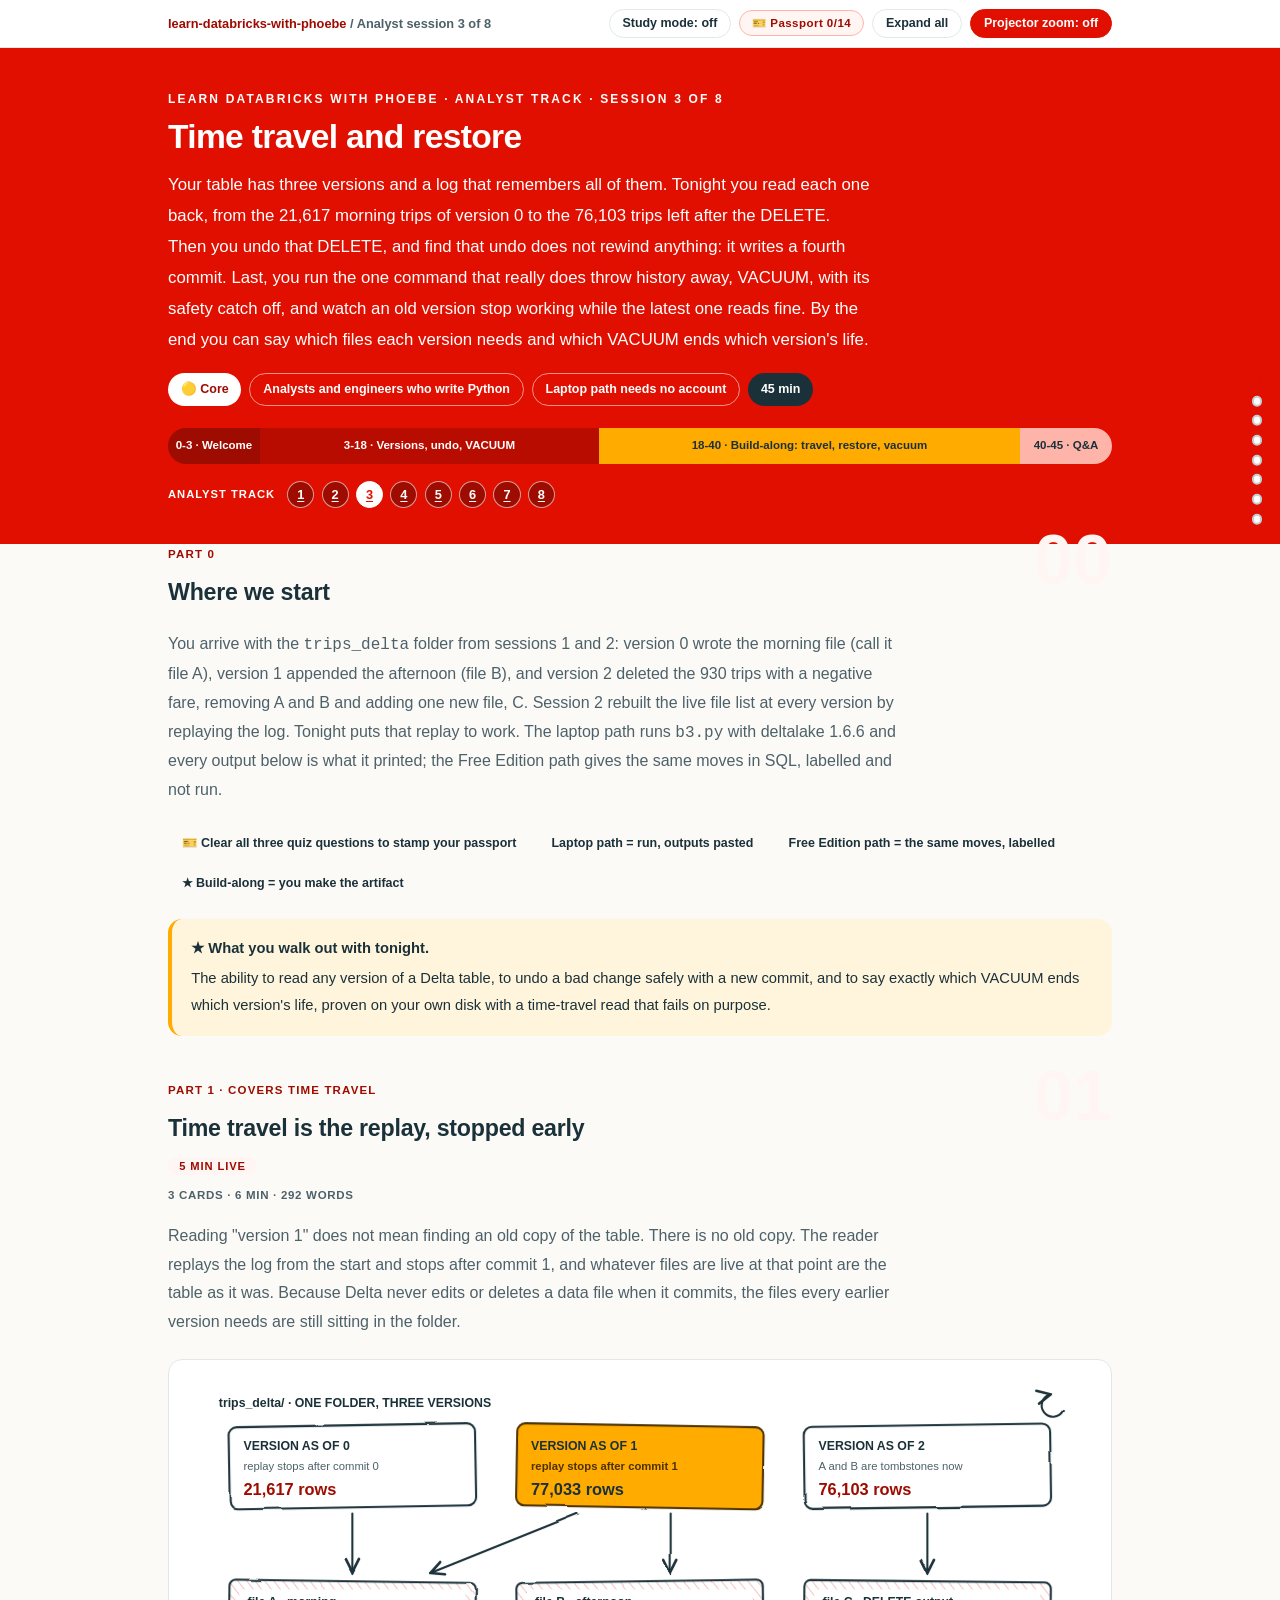
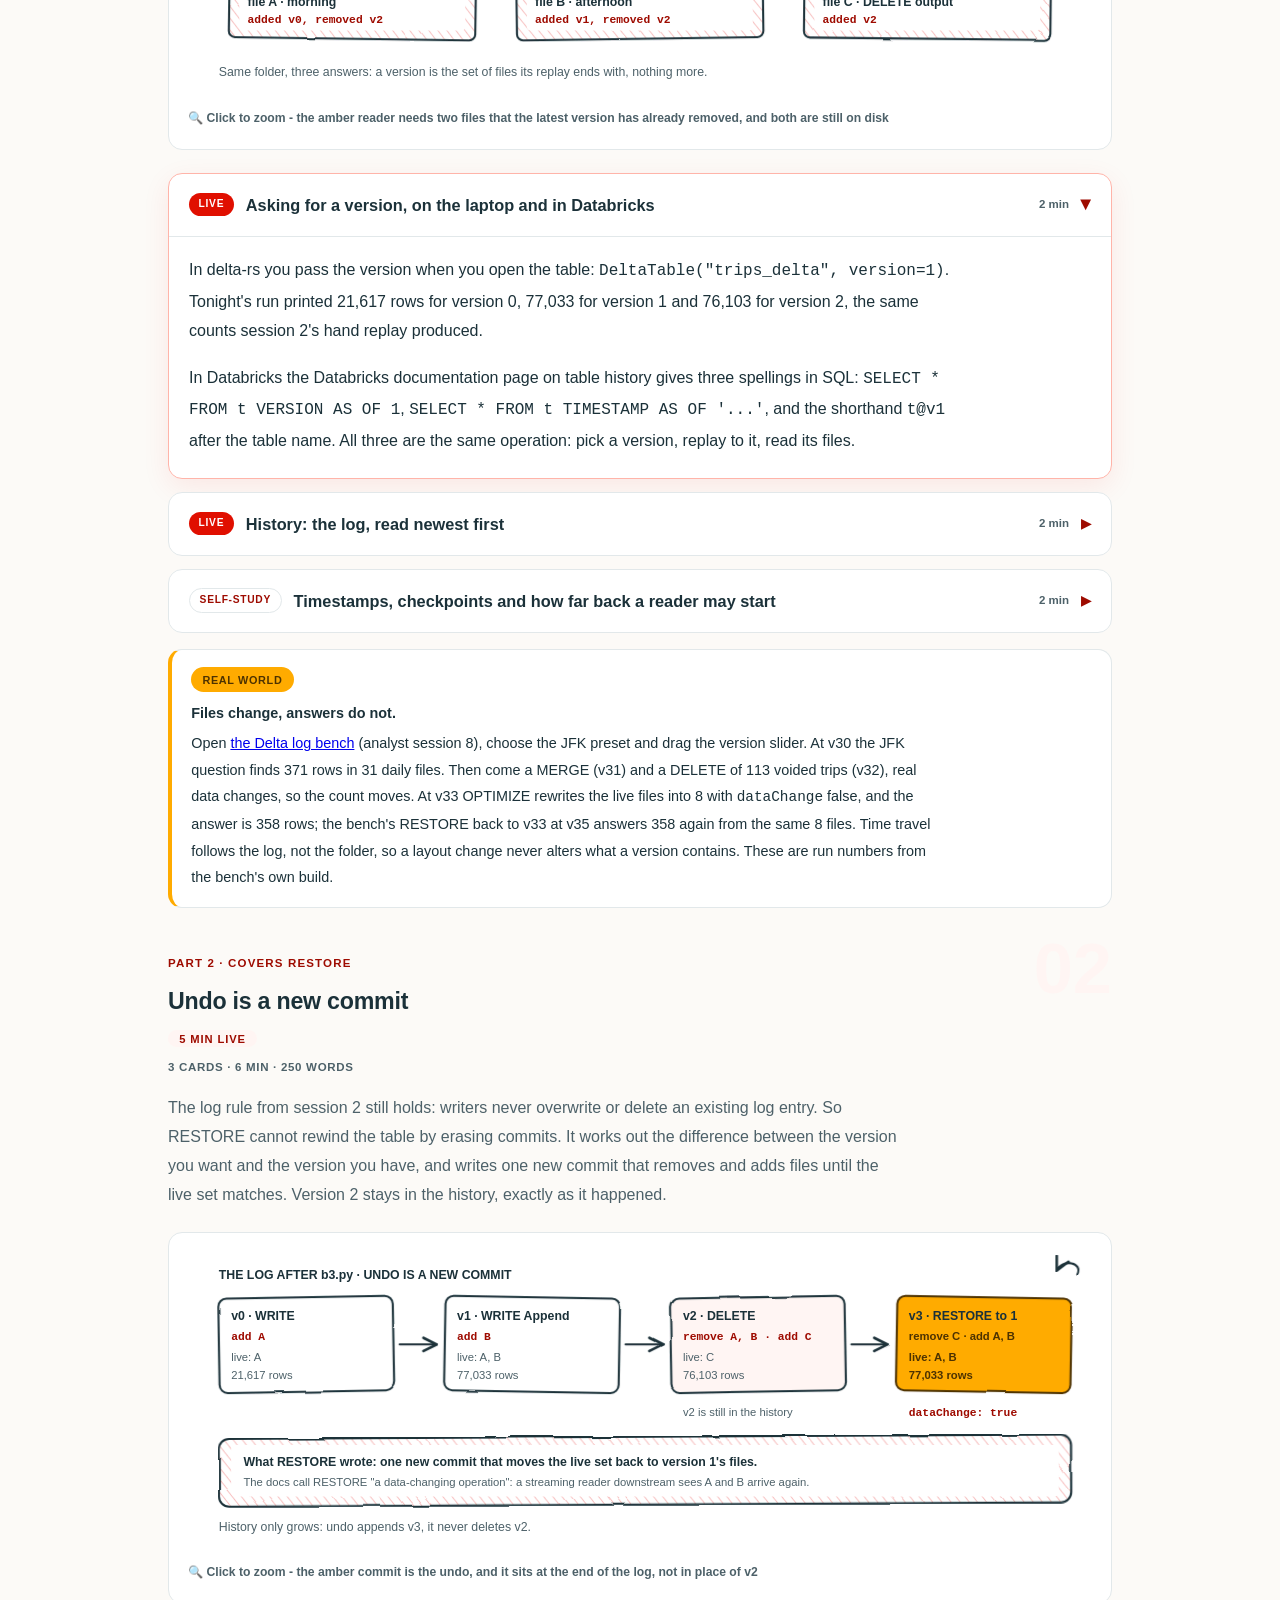
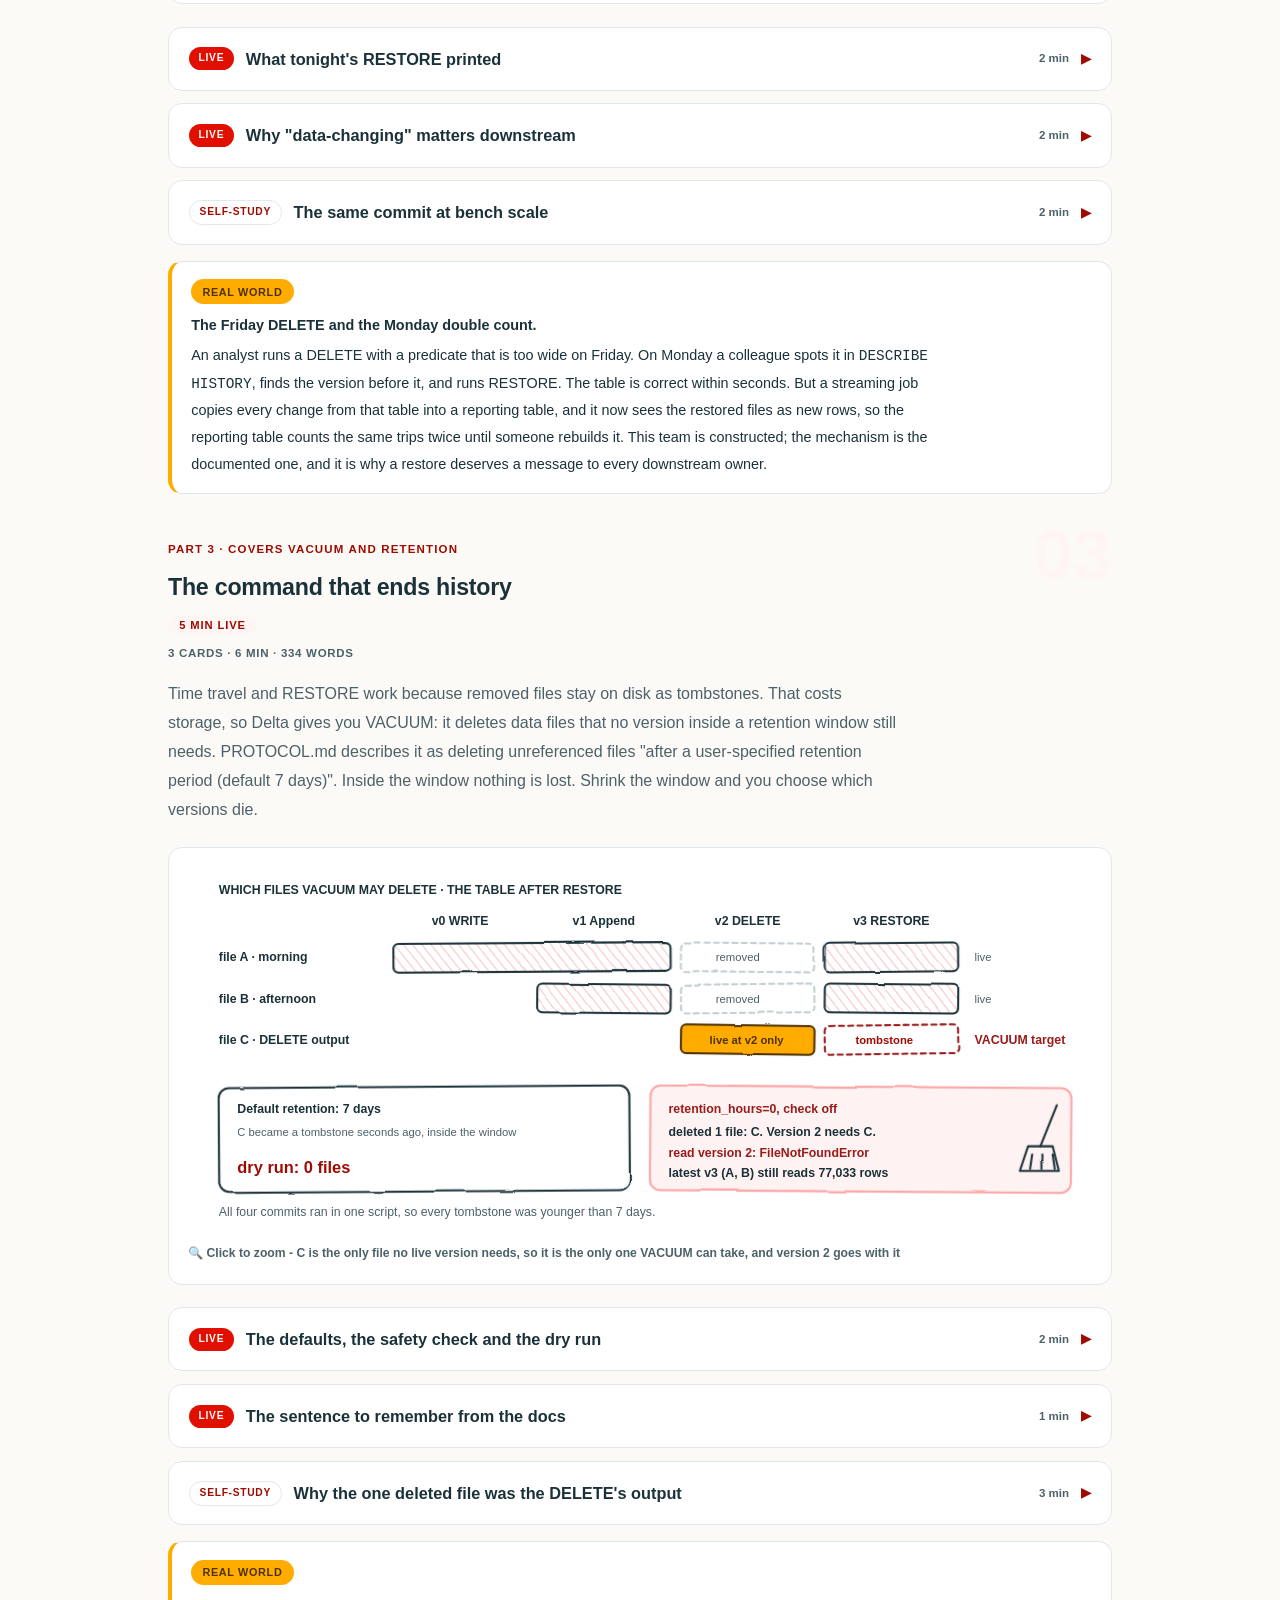
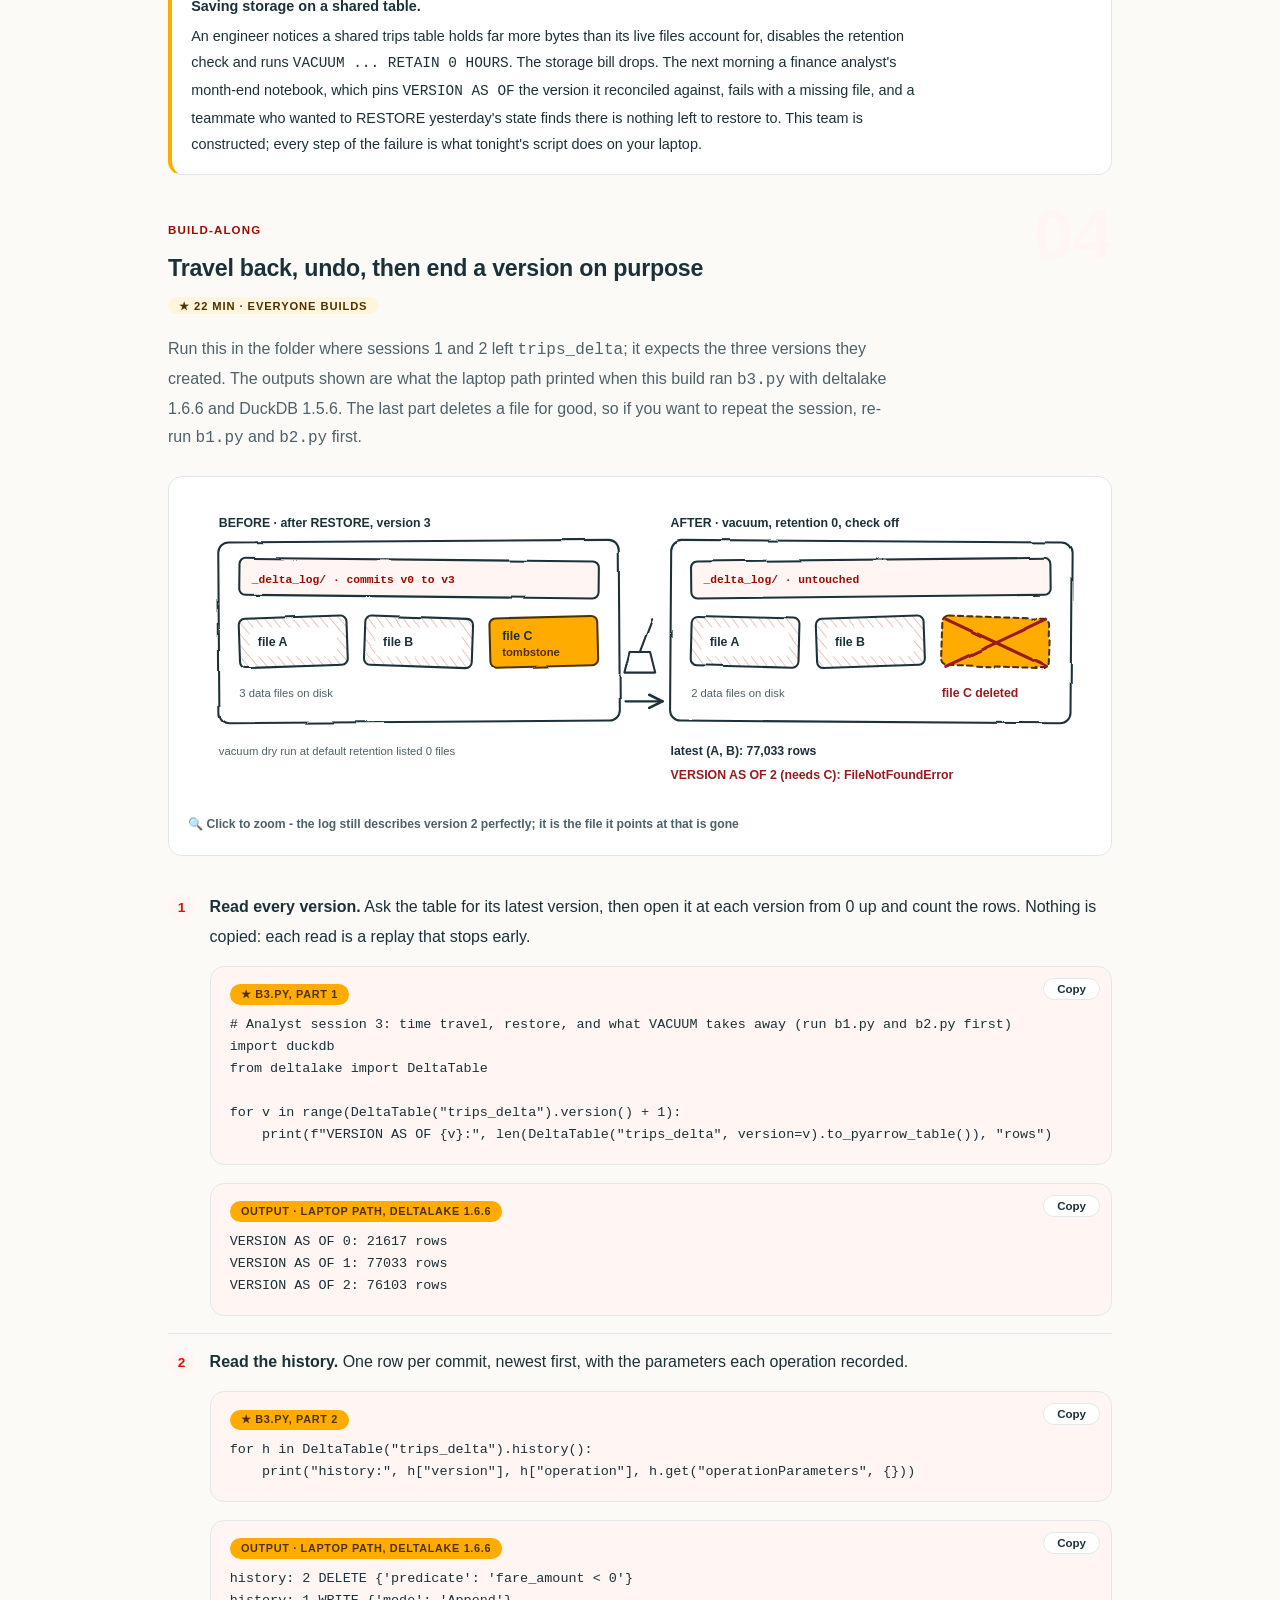
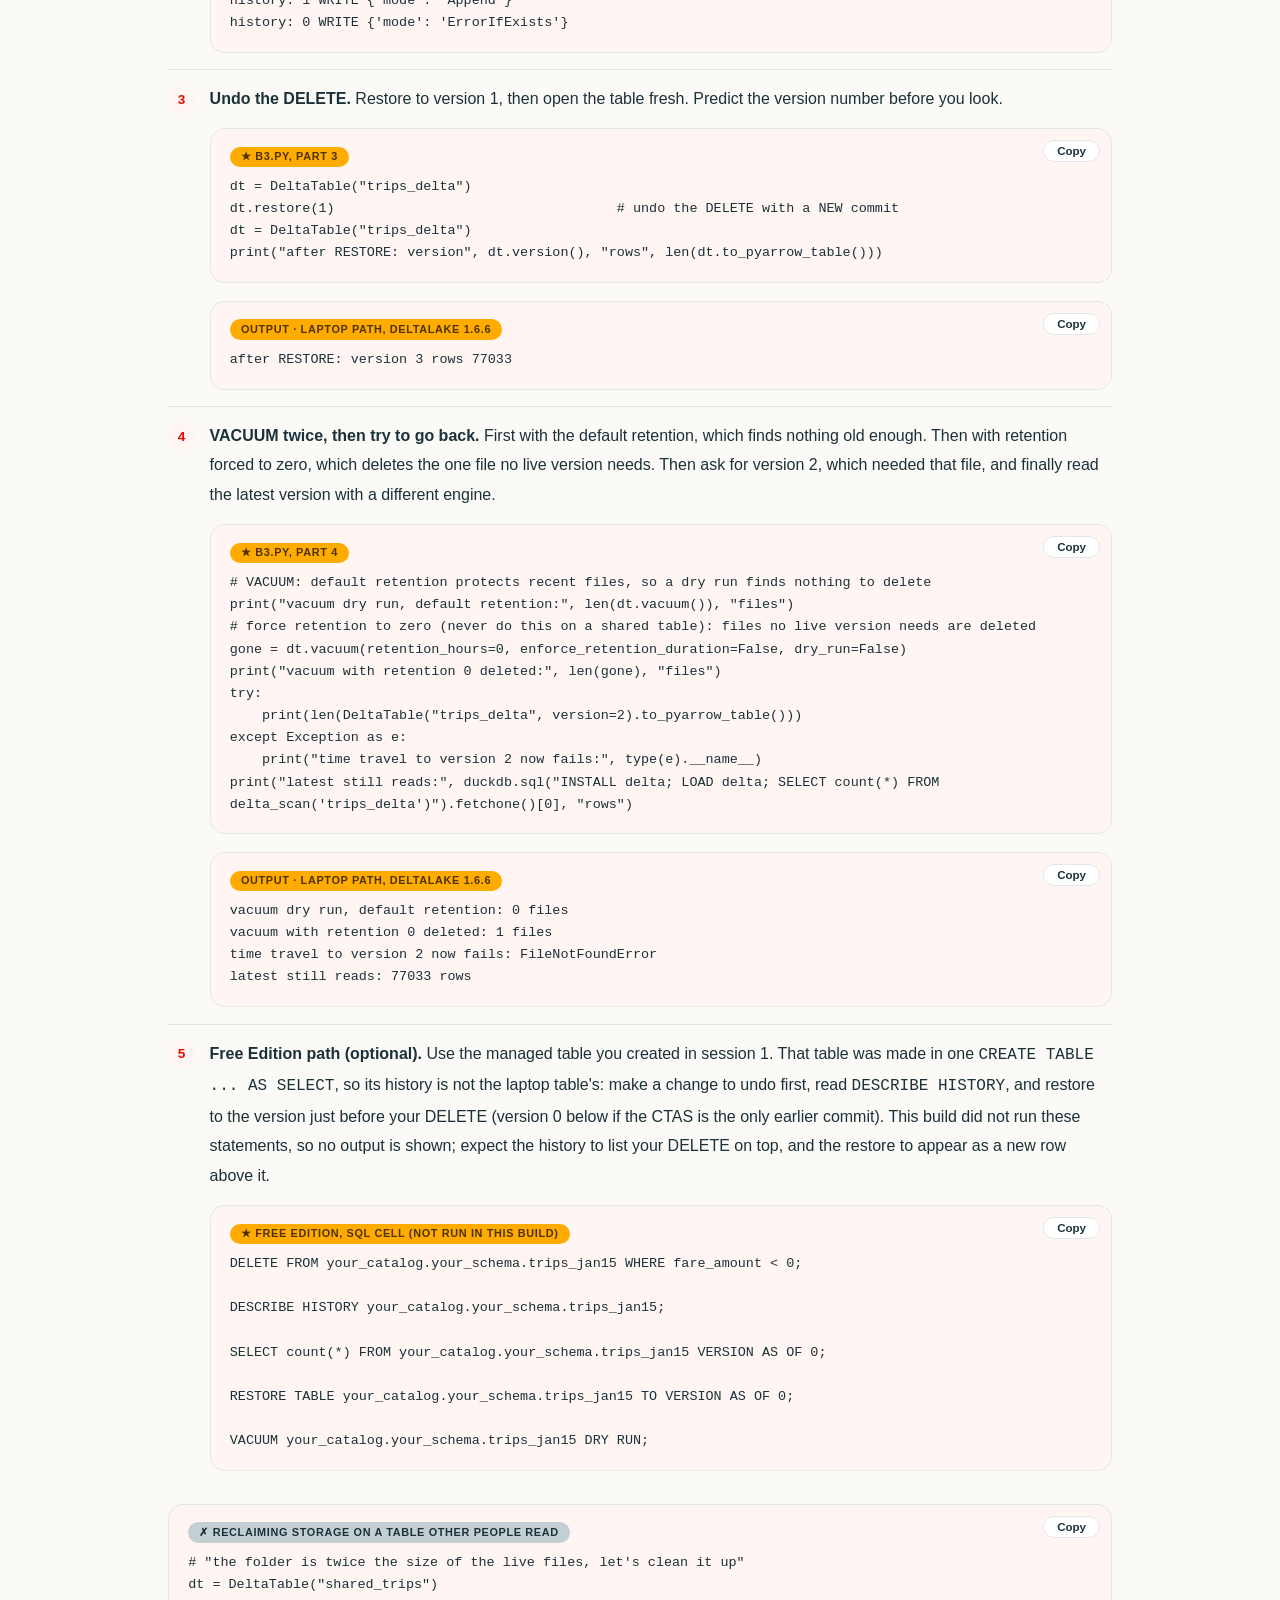
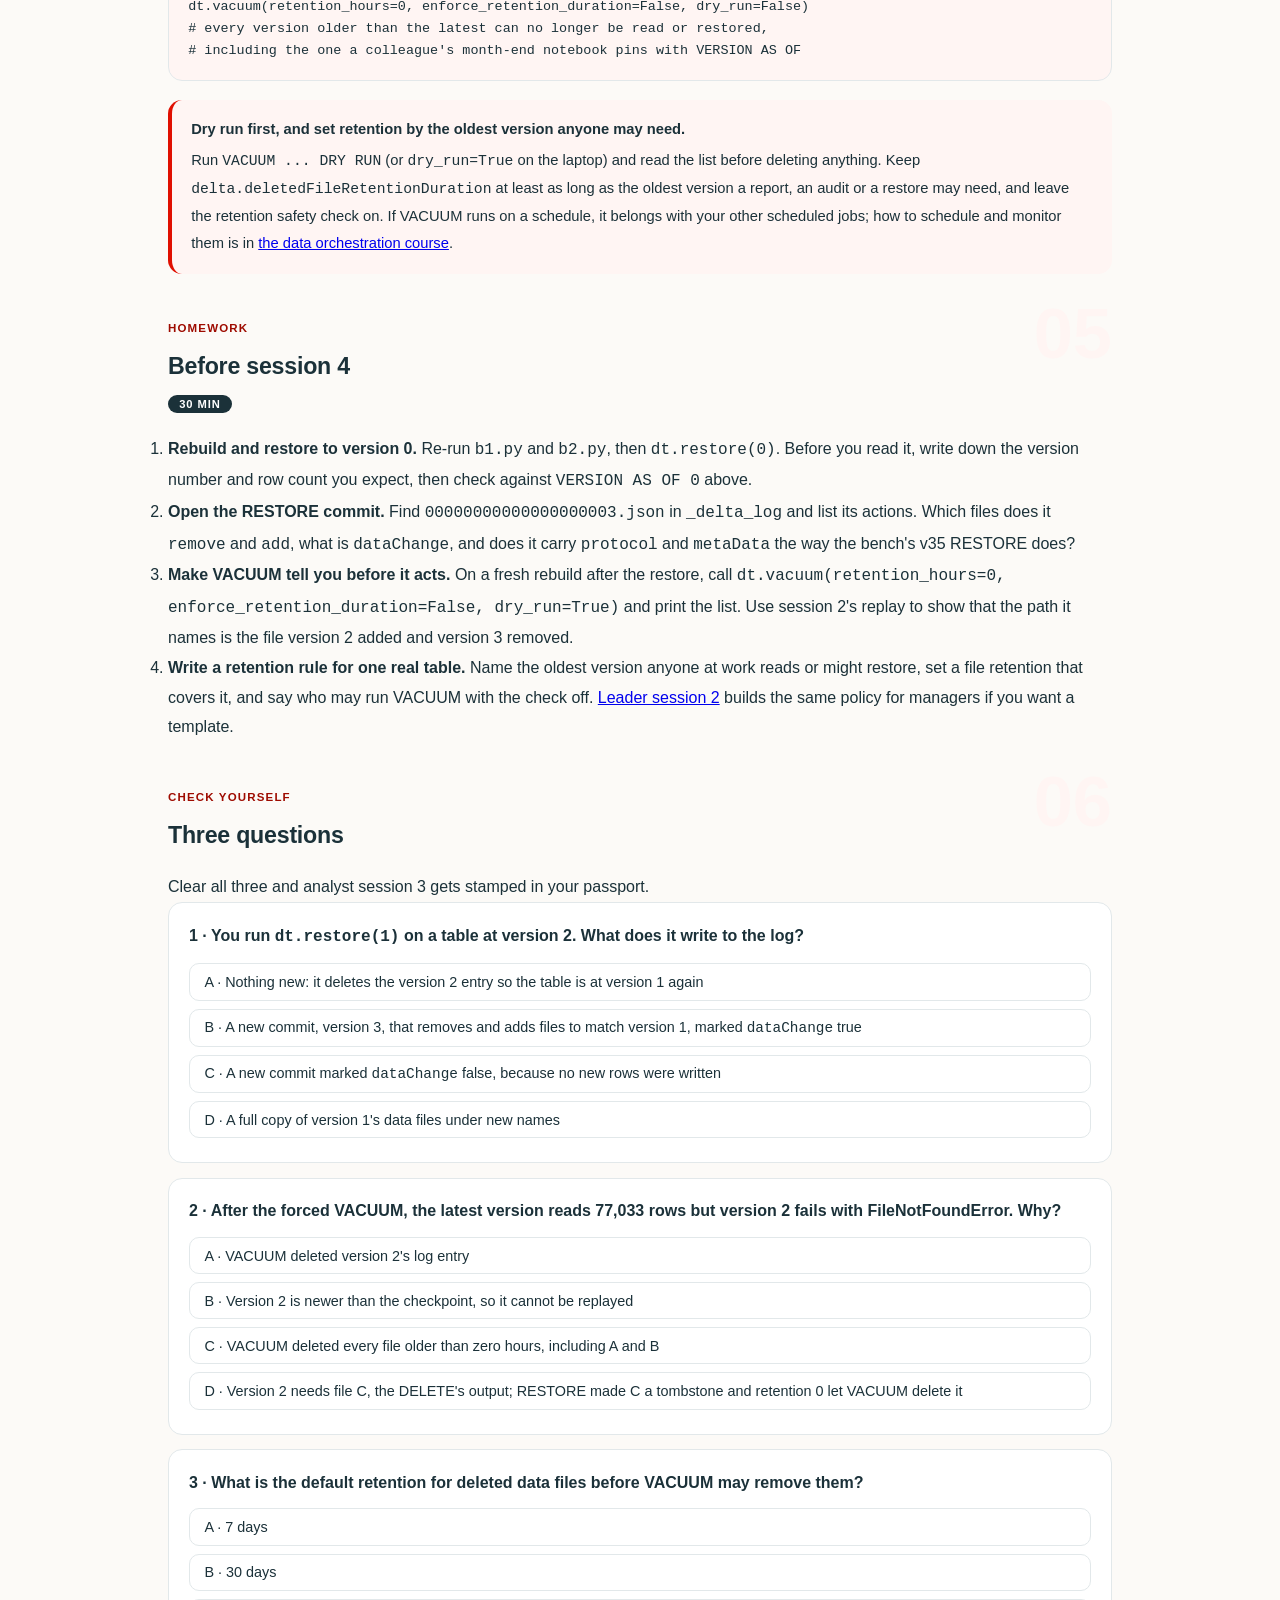
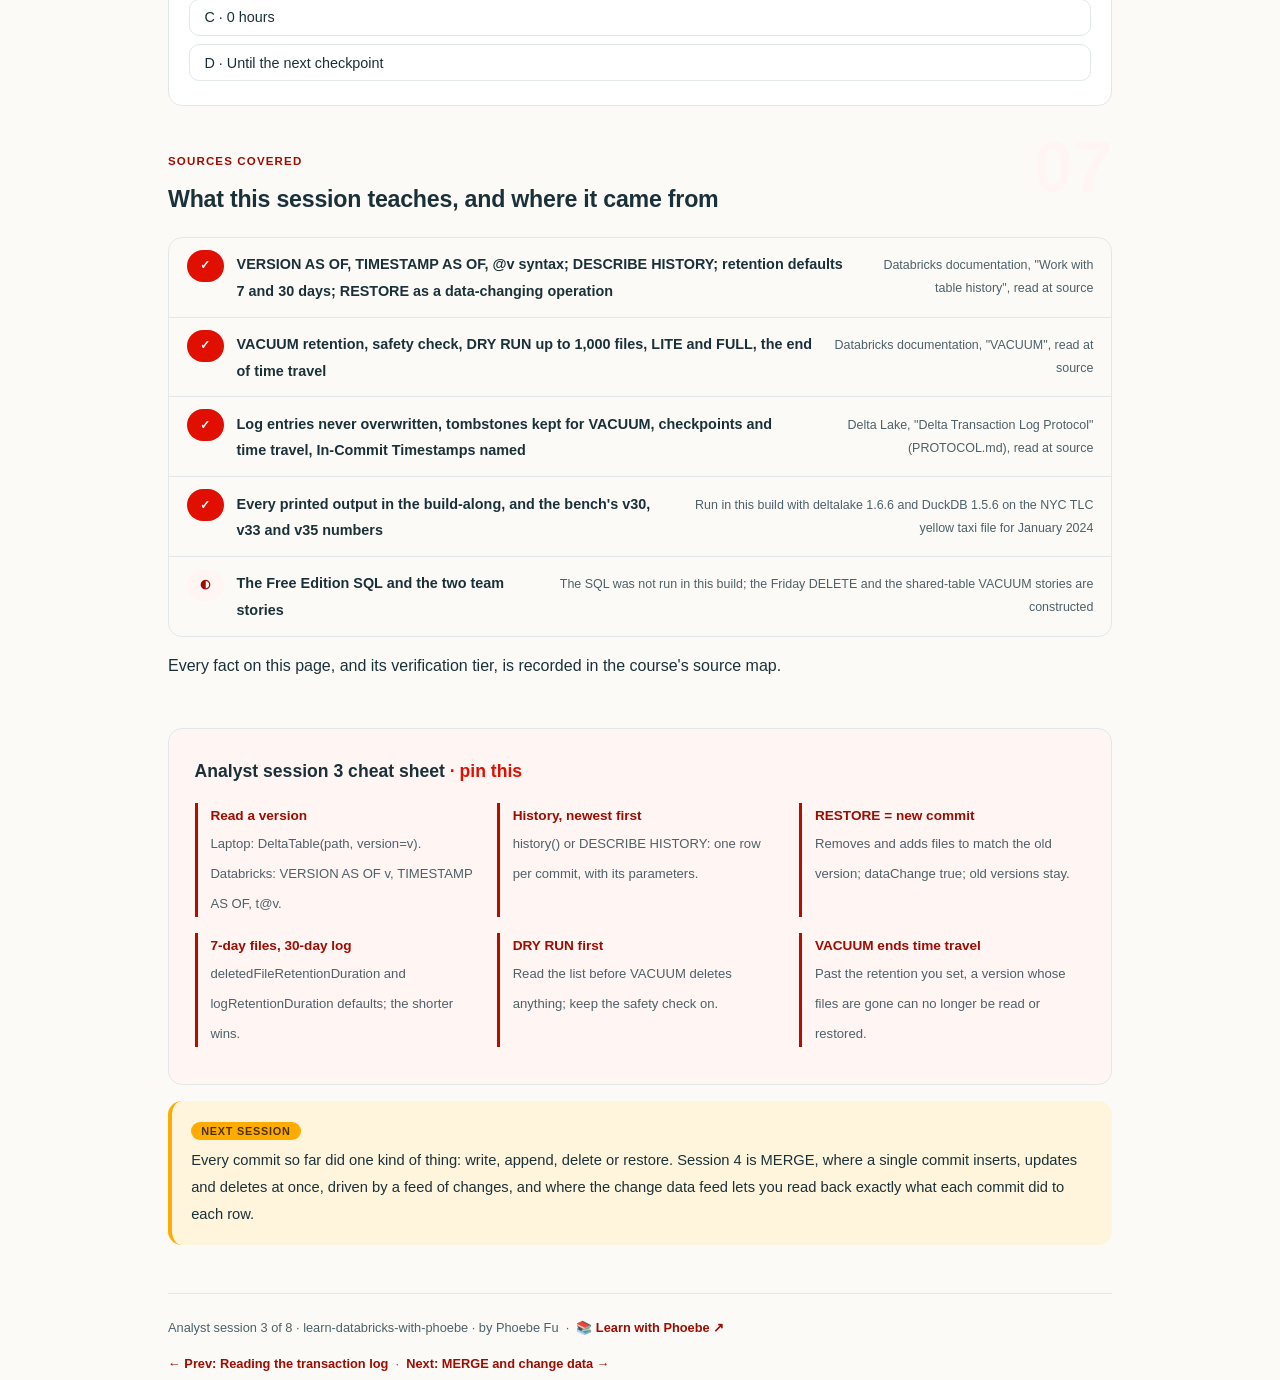
<file: courses/b3-time-travel-and-restore.html>
<!DOCTYPE html>
<html lang="en">
<head>
<meta charset="UTF-8">
<meta name="viewport" content="width=device-width, initial-scale=1.0">
<!-- social:start -->
<meta name="description" content="Analyst session 3 of 8. Read any version of a real Delta table, undo a DELETE with RESTORE, and watch a forced VACUUM end time travel to the version it needed. Every output comes from running deltalake 1.6.6 on a real day of NYC taxi trips: 21,617, 77,033 and 76,103 rows at versions 0, 1 and 2.">
<meta property="og:type" content="article">
<meta property="og:site_name" content="Learn with Phoebe">
<meta property="og:title" content="Time travel and restore - learn databricks with phoebe">
<meta property="og:description" content="Analyst session 3 of 8. Time travel is the log replay stopped early, RESTORE is a new commit, and VACUUM is the command that ends history. Run all three on 77,033 real taxi trips.">
<meta property="og:url" content="https://phoebefu6.github.io/learn-databricks-with-phoebe/courses/b3-time-travel-and-restore.html">
<meta property="og:image" content="https://phoebefu6.github.io/learn-databricks-with-phoebe/assets/og-cover.png">
<meta property="og:image:width" content="1200">
<meta property="og:image:height" content="630">
<meta name="twitter:card" content="summary_large_image">
<meta name="twitter:title" content="Time travel and restore - learn databricks with phoebe">
<meta name="twitter:description" content="Analyst session 3 of 8. Read old versions, undo with a new commit, and see exactly which VACUUM ends which version.">
<meta name="twitter:image" content="https://phoebefu6.github.io/learn-databricks-with-phoebe/assets/og-cover.png">
<!-- social:end -->
<title>Analyst session 3 · Time travel and restore - learn databricks with phoebe</title>
<link rel="stylesheet" href="../assets/style.css?v=22">
</head>
<body>

<div class="toolbar">
  <div class="wrap">
    <span class="crumb"><a href="../index.html">learn-databricks-with-phoebe</a> / Analyst session 3 of 8</span>
    <button class="btn" id="toggle-all" type="button">Expand all</button>
    <button class="btn primary" id="zoom-toggle" type="button">Projector zoom: off</button>
  </div>
</div>

<header class="masthead">
  <div class="wrap">
    <div class="eyebrow">Learn Databricks with Phoebe · Analyst track · Session 3 of 8</div>
    <h1>Time travel and <span class="accent">restore</span></h1>
    <p class="sub">Your table has three versions and a log that remembers all of them. Tonight you read each one back, from the 21,617 morning trips of version 0 to the 76,103 trips left after the DELETE. Then you undo that DELETE, and find that undo does not rewind anything: it writes a fourth commit. Last, you run the one command that really does throw history away, VACUUM, with its safety catch off, and watch an old version stop working while the latest one reads fine. By the end you can say which files each version needs and which VACUUM ends which version's life.</p>
    <div class="chip-row">
      <span class="chip level">🟡 Core</span>
      <span class="chip audience">Analysts and engineers who write Python</span>
      <span class="chip audience">Laptop path needs no account</span>
      <span class="chip time">45 min</span>
    </div>
    <div class="agenda">
      <span class="a1" style="flex:1">0-3 · Welcome</span>
      <span class="a2" style="flex:4">3-18 · Versions, undo, VACUUM</span>
      <span class="a3" style="flex:5">18-40 · Build-along: travel, restore, vacuum</span>
      <span class="a4" style="flex:1">40-45 · Q&amp;A</span>
    </div>
  </div>
</header>

<main class="wrap">

  <section class="section" id="intro">
    <div class="section-kicker">
      <span class="klabel">Part 0</span>
      <h2>Where we start</h2>
    </div>
    <p class="lede">You arrive with the <code>trips_delta</code> folder from sessions 1 and 2: version 0 wrote the morning file (call it file A), version 1 appended the afternoon (file B), and version 2 deleted the 930 trips with a negative fare, removing A and B and adding one new file, C. Session 2 rebuilt the live file list at every version by replaying the log. Tonight puts that replay to work. The laptop path runs <code>b3.py</code> with deltalake 1.6.6 and every output below is what it printed; the Free Edition path gives the same moves in SQL, labelled and not run.</p>

    <div class="legend">
      <span class="pill">🎫 Clear all three quiz questions to stamp your passport</span>
      <span class="pill">Laptop path = run, outputs pasted</span>
      <span class="pill">Free Edition path = the same moves, labelled</span>
      <span class="pill">★ Build-along = you make the artifact</span>
    </div>

    <div class="callout win">
      <p><strong>★ What you walk out with tonight.</strong> The ability to read any version of a Delta table, to undo a bad change safely with a new commit, and to say exactly which VACUUM ends which version's life, proven on your own disk with a time-travel read that fails on purpose.</p>
    </div>
  </section>

  <section class="section" id="part-1">
    <div class="section-kicker">
      <span class="klabel">Part 1 · covers time travel</span>
      <h2>Time travel is the replay, stopped early</h2>
      <span class="tag concept">5 min live</span>
    </div>
    <p class="lede">Reading "version 1" does not mean finding an old copy of the table. There is no old copy. The reader replays the log from the start and stops after commit 1, and whatever files are live at that point are the table as it was. Because Delta never edits or deletes a data file when it commits, the files every earlier version needs are still sitting in the folder.</p>

    <figure class="zoomable">
      <svg viewBox="0 0 880 310" xmlns="http://www.w3.org/2000/svg" role="img" aria-label="Three readers on the same folder. VERSION AS OF 0 reads file A only, 21,617 rows. VERSION AS OF 1 reads files A and B, 77,033 rows. VERSION AS OF 2 reads file C only, 76,103 rows. Files A, B and C all sit in the same trips_delta folder; each version is a different subset of them.">
        <defs>
          <filter id="b3aSk" x="-3%" y="-3%" width="106%" height="106%"><feTurbulence type="fractalNoise" baseFrequency="0.02" numOctaves="2" seed="31" result="n"/><feDisplacementMap in="SourceGraphic" in2="n" scale="2.4" xChannelSelector="R" yChannelSelector="G"/></filter>
          <pattern id="b3aHc" patternUnits="userSpaceOnUse" width="7" height="7" patternTransform="rotate(-38)"><line x1="0" y1="0" x2="0" y2="7" stroke="#E00F00" stroke-width="1" opacity=".5"/></pattern>
          <marker id="b3aAr" viewBox="0 0 10 10" refX="9" refY="5" markerWidth="8" markerHeight="8" orient="auto"><path d="M1 1 L9 5 L1 9" fill="none" stroke="#1B3139" stroke-width="1.6" stroke-linecap="round"/></marker>
        </defs>
        <style>
          .b3aH { font: 800 12px Inter, sans-serif; fill: #1B3139; }
          .b3aL { font: 600 12px Inter, sans-serif; fill: #1B3139; }
          .b3aC { font: 600 11px ui-monospace, Menlo, monospace; fill: #9E0B00; }
          .b3aS { font: 400 11px Inter, sans-serif; fill: #4D6169; }
          .b3aB { font: 800 11px Inter, sans-serif; fill: #4D3200; }
          .b3aV { font: 800 16px Inter, sans-serif; fill: #9E0B00; }
          .b3aK { font: 800 16px Inter, sans-serif; fill: #1B3139; }
          .b3aN { font: 400 12px Inter, sans-serif; fill: #4D6169; }
        </style>

        <text class="b3aH" x="30" y="26">trips_delta/ · ONE FOLDER, THREE VERSIONS</text>

        <g filter="url(#b3aSk)" fill="none" stroke="#1B3139" stroke-width="2" stroke-linecap="round" stroke-linejoin="round">
          <rect x="40" y="44" width="240" height="80" rx="8" transform="rotate(-1 160 84)" fill="#FFFFFF"/>
          <rect x="320" y="44" width="240" height="80" rx="8" transform="rotate(1 440 84)" fill="#FFAB00" stroke="#4D3200"/>
          <rect x="600" y="44" width="240" height="80" rx="8" transform="rotate(-0.8 720 84)" fill="#FFFFFF"/>
          <rect x="40" y="196" width="240" height="56" rx="6" transform="rotate(0.8 160 224)" fill="url(#b3aHc)"/>
          <rect x="320" y="196" width="240" height="56" rx="6" transform="rotate(-0.8 440 224)" fill="url(#b3aHc)"/>
          <rect x="600" y="196" width="240" height="56" rx="6" transform="rotate(0.6 720 224)" fill="url(#b3aHc)"/>
          <path d="M160 130 L160 188" marker-end="url(#b3aAr)"/>
          <path d="M470 130 L470 188" marker-end="url(#b3aAr)"/>
          <path d="M380 130 L236 188" marker-end="url(#b3aAr)"/>
          <path d="M720 130 L720 188" marker-end="url(#b3aAr)"/>
          <path d="M852 30 A11 11 0 1 1 840 14" marker-end="url(#b3aAr)"/>
        </g>

        <text class="b3aH" x="54" y="68">VERSION AS OF 0</text>
        <text class="b3aS" x="54" y="88">replay stops after commit 0</text>
        <text class="b3aV" x="54" y="112">21,617 rows</text>
        <text class="b3aH" x="334" y="68">VERSION AS OF 1</text>
        <text class="b3aB" x="334" y="88">replay stops after commit 1</text>
        <text class="b3aK" x="334" y="112">77,033 rows</text>
        <text class="b3aH" x="614" y="68">VERSION AS OF 2</text>
        <text class="b3aS" x="614" y="88">A and B are tombstones now</text>
        <text class="b3aV" x="614" y="112">76,103 rows</text>

        <rect x="50" y="204" width="220" height="40" rx="4" fill="#FFFFFF"/>
        <rect x="330" y="204" width="220" height="40" rx="4" fill="#FFFFFF"/>
        <rect x="610" y="204" width="220" height="40" rx="4" fill="#FFFFFF"/>
        <text class="b3aL" x="58" y="220">file A · morning</text>
        <text class="b3aC" x="58" y="237">added v0, removed v2</text>
        <text class="b3aL" x="338" y="220">file B · afternoon</text>
        <text class="b3aC" x="338" y="237">added v1, removed v2</text>
        <text class="b3aL" x="618" y="220">file C · DELETE output</text>
        <text class="b3aC" x="618" y="237">added v2</text>

        <text class="b3aN" x="30" y="288">Same folder, three answers: a version is the set of files its replay ends with, nothing more.</text>
      </svg>
      <figcaption>🔍 Click to zoom - the amber reader needs two files that the latest version has already removed, and both are still on disk</figcaption>
    </figure>

    <details class="card" open>
      <summary><span class="mode live">Live</span>Asking for a version, on the laptop and in Databricks<span class="mini">2 min</span><span class="caret">▶</span></summary>
      <div class="body">
        <p>In delta-rs you pass the version when you open the table: <code>DeltaTable("trips_delta", version=1)</code>. Tonight's run printed 21,617 rows for version 0, 77,033 for version 1 and 76,103 for version 2, the same counts session 2's hand replay produced.</p>
        <p>In Databricks the Databricks documentation page on table history gives three spellings in SQL: <code>SELECT * FROM t VERSION AS OF 1</code>, <code>SELECT * FROM t TIMESTAMP AS OF '...'</code>, and the shorthand <code>t@v1</code> after the table name. All three are the same operation: pick a version, replay to it, read its files.</p>
      </div>
    </details>

    <details class="card">
      <summary><span class="mode live">Live</span>History: the log, read newest first<span class="mini">2 min</span><span class="caret">▶</span></summary>
      <div class="body">
        <p><code>DeltaTable.history()</code> in delta-rs and <code>DESCRIBE HISTORY</code> in Databricks both return one row per commit, newest first. Tonight's table prints <code>2 DELETE</code> with its predicate <code>fare_amount &lt; 0</code>, then <code>1 WRITE</code> with mode Append, then <code>0 WRITE</code> with mode ErrorIfExists, the default "create, or fail if it exists" mode from session 1. Each row is the <code>commitInfo</code> action you read in session 2, so history is an audit trail you get for free: who changed what, when, and with what condition.</p>
        <p>Read history before you time travel or restore. It is the only way to know which version number you actually want.</p>
      </div>
    </details>

    <details class="card">
      <summary><span class="mode self">Self-study</span>Timestamps, checkpoints and how far back a reader may start<span class="mini">2 min</span><span class="caret">▶</span></summary>
      <div class="body">
        <p>Travelling by timestamp needs a reliable time for each commit. The protocol defines an In-Commit Timestamps table feature that writes the commit time inside the commit itself; this session only names it, because tonight's table travels by version number.</p>
        <p>Session 2 wrote a checkpoint at version 2. PROTOCOL.md says that "For time travel, the checkpoint used must not be newer than the time travel version", so a reader asked for version 0 or 1 cannot start from that checkpoint and replays the JSON entries from version 0 instead. The checkpoint is a shortcut to the present, never to the past.</p>
      </div>
    </details>

    <div class="callout example">
      <span class="ex-pill">Real world</span>
      <p><strong>Files change, answers do not.</strong> Open <a href="b8-the-delta-log-bench.html">the Delta log bench</a> (analyst session 8), choose the JFK preset and drag the version slider. At v30 the JFK question finds 371 rows in 31 daily files. Then come a MERGE (v31) and a DELETE of 113 voided trips (v32), real data changes, so the count moves. At v33 OPTIMIZE rewrites the live files into 8 with <code>dataChange</code> false, and the answer is 358 rows; the bench's RESTORE back to v33 at v35 answers 358 again from the same 8 files. Time travel follows the log, not the folder, so a layout change never alters what a version contains. These are run numbers from the bench's own build.</p>
    </div>
  </section>

  <section class="section" id="part-2">
    <div class="section-kicker">
      <span class="klabel">Part 2 · covers RESTORE</span>
      <h2>Undo is a new commit</h2>
      <span class="tag concept">5 min live</span>
    </div>
    <p class="lede">The log rule from session 2 still holds: writers never overwrite or delete an existing log entry. So RESTORE cannot rewind the table by erasing commits. It works out the difference between the version you want and the version you have, and writes one new commit that removes and adds files until the live set matches. Version 2 stays in the history, exactly as it happened.</p>

    <figure class="zoomable">
      <svg viewBox="0 0 880 292" xmlns="http://www.w3.org/2000/svg" role="img" aria-label="The log after b3.py as four commits in a row. v0 WRITE adds file A, live A, 21,617 rows. v1 WRITE Append adds file B, live A and B, 77,033 rows. v2 DELETE removes A and B and adds C, live C, 76,103 rows. v3 RESTORE to 1 removes C and adds A and B again, live A and B, 77,033 rows. v2 is still in the history. The RESTORE commit has dataChange true, so the docs call it a data-changing operation and streaming readers downstream see A and B arrive again.">
        <defs>
          <filter id="b3bSk" x="-3%" y="-3%" width="106%" height="106%"><feTurbulence type="fractalNoise" baseFrequency="0.02" numOctaves="2" seed="37" result="n"/><feDisplacementMap in="SourceGraphic" in2="n" scale="2.4" xChannelSelector="R" yChannelSelector="G"/></filter>
          <pattern id="b3bHc" patternUnits="userSpaceOnUse" width="7" height="7" patternTransform="rotate(-38)"><line x1="0" y1="0" x2="0" y2="7" stroke="#E00F00" stroke-width="1" opacity=".5"/></pattern>
          <marker id="b3bAr" viewBox="0 0 10 10" refX="9" refY="5" markerWidth="8" markerHeight="8" orient="auto"><path d="M1 1 L9 5 L1 9" fill="none" stroke="#1B3139" stroke-width="1.6" stroke-linecap="round"/></marker>
        </defs>
        <style>
          .b3bH { font: 800 12px Inter, sans-serif; fill: #1B3139; }
          .b3bL { font: 600 12px Inter, sans-serif; fill: #1B3139; }
          .b3bC { font: 600 11px ui-monospace, Menlo, monospace; fill: #9E0B00; }
          .b3bS { font: 400 11px Inter, sans-serif; fill: #4D6169; }
          .b3bB { font: 800 11px Inter, sans-serif; fill: #4D3200; }
          .b3bN { font: 400 12px Inter, sans-serif; fill: #4D6169; }
        </style>

        <text class="b3bH" x="30" y="26">THE LOG AFTER b3.py · UNDO IS A NEW COMMIT</text>

        <g filter="url(#b3bSk)" fill="none" stroke="#1B3139" stroke-width="2" stroke-linecap="round" stroke-linejoin="round">
          <rect x="30" y="44" width="170" height="92" rx="8" transform="rotate(-1 115 90)" fill="#FFFFFF"/>
          <rect x="250" y="44" width="170" height="92" rx="8" transform="rotate(1 335 90)" fill="#FFFFFF"/>
          <rect x="470" y="44" width="170" height="92" rx="8" transform="rotate(-1 555 90)" fill="#FFF5F3"/>
          <rect x="690" y="44" width="170" height="92" rx="8" transform="rotate(1 775 90)" fill="#FFAB00" stroke="#4D3200"/>
          <path d="M206 90 L242 90" marker-end="url(#b3bAr)"/>
          <path d="M426 90 L462 90" marker-end="url(#b3bAr)"/>
          <path d="M646 90 L682 90" marker-end="url(#b3bAr)"/>
          <rect x="30" y="180" width="830" height="66" rx="10" transform="rotate(-0.3 445 213)" fill="url(#b3bHc)"/>
          <path d="M866 22 C872 10 852 6 846 18" marker-end="url(#b3bAr)"/>
        </g>

        <text class="b3bH" x="42" y="66">v0 · WRITE</text>
        <text class="b3bC" x="42" y="86">add A</text>
        <text class="b3bS" x="42" y="106">live: A</text>
        <text class="b3bS" x="42" y="124">21,617 rows</text>
        <text class="b3bH" x="262" y="66">v1 · WRITE Append</text>
        <text class="b3bC" x="262" y="86">add B</text>
        <text class="b3bS" x="262" y="106">live: A, B</text>
        <text class="b3bS" x="262" y="124">77,033 rows</text>
        <text class="b3bH" x="482" y="66">v2 · DELETE</text>
        <text class="b3bC" x="482" y="86">remove A, B · add C</text>
        <text class="b3bS" x="482" y="106">live: C</text>
        <text class="b3bS" x="482" y="124">76,103 rows</text>
        <text class="b3bH" x="702" y="66">v3 · RESTORE to 1</text>
        <text class="b3bB" x="702" y="86">remove C · add A, B</text>
        <text class="b3bB" x="702" y="106">live: A, B</text>
        <text class="b3bB" x="702" y="124">77,033 rows</text>

        <text class="b3bS" x="482" y="160">v2 is still in the history</text>
        <text class="b3bC" x="702" y="160">dataChange: true</text>

        <rect x="42" y="188" width="806" height="50" rx="4" fill="#FFFFFF"/>
        <text class="b3bL" x="54" y="208">What RESTORE wrote: one new commit that moves the live set back to version 1's files.</text>
        <text class="b3bS" x="54" y="228">The docs call RESTORE "a data-changing operation": a streaming reader downstream sees A and B arrive again.</text>

        <text class="b3bN" x="30" y="272">History only grows: undo appends v3, it never deletes v2.</text>
      </svg>
      <figcaption>🔍 Click to zoom - the amber commit is the undo, and it sits at the end of the log, not in place of v2</figcaption>
    </figure>

    <details class="card">
      <summary><span class="mode live">Live</span>What tonight's RESTORE printed<span class="mini">2 min</span><span class="caret">▶</span></summary>
      <div class="body">
        <p><code>dt.restore(1)</code> followed by a fresh read printed <code>after RESTORE: version 3 rows 77033</code>. Two facts in one line: the row count is back to version 1's 77,033, and the version number went up, to 3, not back to 1. If you run history now, it lists four commits with RESTORE on top.</p>
        <p>In Databricks the same move is <code>RESTORE TABLE t TO VERSION AS OF 1</code>, or <code>TO TIMESTAMP AS OF</code> a point in time.</p>
      </div>
    </details>

    <details class="card">
      <summary><span class="mode live">Live</span>Why "data-changing" matters downstream<span class="mini">2 min</span><span class="caret">▶</span></summary>
      <div class="body">
        <p>The Databricks history documentation calls RESTORE "a data-changing operation": its commit marks the files it adds and removes with <code>dataChange</code> true, unlike session 2's checkpoint or an OPTIMIZE. Anything that follows the table commit by commit, such as a streaming job, treats the re-added files as new data and may process those rows a second time. The table is right after a RESTORE; a copy built from its changes can hold duplicates. How streaming readers handle that is the subject of <a href="https://phoebefu6.github.io/learn-streaming-data-with-phoebe/">the streaming data course</a>; on the Delta side, the rule is to check who reads the table incrementally before you restore it.</p>
      </div>
    </details>

    <details class="card">
      <summary><span class="mode self">Self-study</span>The same commit at bench scale<span class="mini">2 min</span><span class="caret">▶</span></summary>
      <div class="body">
        <p>The bench restores its vendor branch from v34 back to v33. The v35 commit delta-rs wrote holds a <code>protocol</code> action, a <code>metaData</code> action, 8 <code>remove</code> actions and 8 <code>add</code> actions, with <code>dataChange</code> true, and the live set afterwards is the same 8 files v33 had. Notice that v34 was an OPTIMIZE with <code>dataChange</code> false, yet undoing it is a data-changing commit: RESTORE does not inherit the flag of the change it reverses.</p>
      </div>
    </details>

    <div class="callout example">
      <span class="ex-pill">Real world</span>
      <p><strong>The Friday DELETE and the Monday double count.</strong> An analyst runs a DELETE with a predicate that is too wide on Friday. On Monday a colleague spots it in <code>DESCRIBE HISTORY</code>, finds the version before it, and runs RESTORE. The table is correct within seconds. But a streaming job copies every change from that table into a reporting table, and it now sees the restored files as new rows, so the reporting table counts the same trips twice until someone rebuilds it. This team is constructed; the mechanism is the documented one, and it is why a restore deserves a message to every downstream owner.</p>
    </div>
  </section>

  <section class="section" id="part-3">
    <div class="section-kicker">
      <span class="klabel">Part 3 · covers VACUUM and retention</span>
      <h2>The command that ends history</h2>
      <span class="tag concept">5 min live</span>
    </div>
    <p class="lede">Time travel and RESTORE work because removed files stay on disk as tombstones. That costs storage, so Delta gives you VACUUM: it deletes data files that no version inside a retention window still needs. PROTOCOL.md describes it as deleting unreferenced files "after a user-specified retention period (default 7 days)". Inside the window nothing is lost. Shrink the window and you choose which versions die.</p>

    <figure class="zoomable">
      <svg viewBox="0 0 880 356" xmlns="http://www.w3.org/2000/svg" role="img" aria-label="Three files across four versions. File A is live at v0 and v1, removed at v2, live again at v3. File B is live at v1, removed at v2, live again at v3. File C is live only at v2 and is a tombstone at v3. With the default 7 day retention, C's tombstone is seconds old, so a dry run lists 0 files. With retention 0 and the safety check off, VACUUM deleted 1 file, C; reading version 2 then fails with FileNotFoundError, while the latest version, files A and B, still reads 77,033 rows.">
        <defs>
          <filter id="b3cSk" x="-3%" y="-3%" width="106%" height="106%"><feTurbulence type="fractalNoise" baseFrequency="0.02" numOctaves="2" seed="41" result="n"/><feDisplacementMap in="SourceGraphic" in2="n" scale="2.4" xChannelSelector="R" yChannelSelector="G"/></filter>
          <pattern id="b3cHc" patternUnits="userSpaceOnUse" width="7" height="7" patternTransform="rotate(-38)"><line x1="0" y1="0" x2="0" y2="7" stroke="#E00F00" stroke-width="1" opacity=".5"/></pattern>
          <marker id="b3cAr" viewBox="0 0 10 10" refX="9" refY="5" markerWidth="8" markerHeight="8" orient="auto"><path d="M1 1 L9 5 L1 9" fill="none" stroke="#1B3139" stroke-width="1.6" stroke-linecap="round"/></marker>
        </defs>
        <style>
          .b3cH { font: 800 12px Inter, sans-serif; fill: #1B3139; }
          .b3cL { font: 600 12px Inter, sans-serif; fill: #1B3139; }
          .b3cS { font: 400 11px Inter, sans-serif; fill: #4D6169; }
          .b3cB { font: 800 11px Inter, sans-serif; fill: #4D3200; }
          .b3cD { font: 600 11px Inter, sans-serif; fill: #9E0B00; }
          .b3cR { font: 800 12px Inter, sans-serif; fill: #991B1B; }
          .b3cV { font: 800 16px Inter, sans-serif; fill: #9E0B00; }
          .b3cN { font: 400 12px Inter, sans-serif; fill: #4D6169; }
        </style>

        <text class="b3cH" x="30" y="26">WHICH FILES VACUUM MAY DELETE · THE TABLE AFTER RESTORE</text>
        <text class="b3cL" x="265" y="56" text-anchor="middle">v0 WRITE</text>
        <text class="b3cL" x="405" y="56" text-anchor="middle">v1 Append</text>
        <text class="b3cL" x="545" y="56" text-anchor="middle">v2 DELETE</text>
        <text class="b3cL" x="685" y="56" text-anchor="middle">v3 RESTORE</text>

        <g filter="url(#b3cSk)" fill="none" stroke="#1B3139" stroke-width="2" stroke-linecap="round" stroke-linejoin="round">
          <rect x="200" y="74" width="270" height="28" rx="5" transform="rotate(-0.4 335 88)" fill="url(#b3cHc)"/>
          <rect x="480" y="74" width="130" height="28" rx="5" transform="rotate(0.6 545 88)" fill="#FFFFFF" stroke="#C4CFD3" stroke-dasharray="5 4"/>
          <rect x="620" y="74" width="130" height="28" rx="5" transform="rotate(-0.6 685 88)" fill="url(#b3cHc)"/>
          <rect x="340" y="114" width="130" height="28" rx="5" transform="rotate(0.6 405 128)" fill="url(#b3cHc)"/>
          <rect x="480" y="114" width="130" height="28" rx="5" transform="rotate(-0.6 545 128)" fill="#FFFFFF" stroke="#C4CFD3" stroke-dasharray="5 4"/>
          <rect x="620" y="114" width="130" height="28" rx="5" transform="rotate(0.6 685 128)" fill="url(#b3cHc)"/>
          <rect x="480" y="154" width="130" height="28" rx="5" transform="rotate(0.8 545 168)" fill="#FFAB00" stroke="#4D3200"/>
          <rect x="620" y="154" width="130" height="28" rx="5" transform="rotate(-0.8 685 168)" fill="#FFFFFF" stroke="#991B1B" stroke-dasharray="5 4"/>
          <rect x="30" y="214" width="400" height="102" rx="10" transform="rotate(-0.4 230 265)" fill="#FFFFFF"/>
          <rect x="450" y="214" width="410" height="102" rx="10" transform="rotate(0.4 655 265)" fill="#FEF2F2" stroke="#FCA5A5"/>
          <path d="M846 232 L830 272"/>
          <path d="M818 272 L842 272 L848 296 L810 296 Z"/>
          <path d="M822 280 L820 294 M832 280 L832 294 M842 280 L844 294"/>
        </g>

        <text class="b3cL" x="30" y="92">file A · morning</text>
        <text class="b3cL" x="30" y="132">file B · afternoon</text>
        <text class="b3cL" x="30" y="172">file C · DELETE output</text>
        <text class="b3cS" x="514" y="92">removed</text>
        <text class="b3cS" x="514" y="132">removed</text>
        <text class="b3cB" x="508" y="172">live at v2 only</text>
        <text class="b3cD" x="650" y="172">tombstone</text>
        <text class="b3cS" x="766" y="92">live</text>
        <text class="b3cS" x="766" y="132">live</text>
        <text class="b3cR" x="766" y="172">VACUUM target</text>

        <text class="b3cH" x="48" y="240">Default retention: 7 days</text>
        <text class="b3cS" x="48" y="262">C became a tombstone seconds ago, inside the window</text>
        <text class="b3cV" x="48" y="298">dry run: 0 files</text>

        <text class="b3cR" x="468" y="240">retention_hours=0, check off</text>
        <text class="b3cL" x="468" y="262">deleted 1 file: C. Version 2 needs C.</text>
        <text class="b3cR" x="468" y="282">read version 2: FileNotFoundError</text>
        <text class="b3cL" x="468" y="302">latest v3 (A, B) still reads 77,033 rows</text>

        <text class="b3cN" x="30" y="340">All four commits ran in one script, so every tombstone was younger than 7 days.</text>
      </svg>
      <figcaption>🔍 Click to zoom - C is the only file no live version needs, so it is the only one VACUUM can take, and version 2 goes with it</figcaption>
    </figure>

    <details class="card">
      <summary><span class="mode live">Live</span>The defaults, the safety check and the dry run<span class="mini">2 min</span><span class="caret">▶</span></summary>
      <div class="body">
        <p>The Databricks documentation gives two retention settings. <code>delta.deletedFileRetentionDuration</code>, default 7 days, is how long a tombstoned data file must be before VACUUM may delete it. <code>delta.logRetentionDuration</code>, default 30 days, is how long log entries are kept. Time travel to a version needs both its log entries and its data files, so the shorter of the two is your real horizon, and with defaults that is 7 days once VACUUM runs.</p>
        <p>Asking for a retention shorter than the table's setting is blocked by a safety check, <code>spark.databricks.delta.retentionDurationCheck.enabled</code>, in Databricks; in delta-rs it is the <code>enforce_retention_duration</code> argument tonight's script turns off. <code>VACUUM t DRY RUN</code> lists what would be deleted (up to 1,000 files) without deleting anything. Databricks also offers <code>VACUUM t LITE</code>, which finds candidates from the log, alongside the default <code>FULL</code> mode.</p>
      </div>
    </details>

    <details class="card">
      <summary><span class="mode live">Live</span>The sentence to remember from the docs<span class="mini">1 min</span><span class="caret">▶</span></summary>
      <div class="body">
        <p>The Databricks VACUUM page puts it plainly: "If you run VACUUM on a Delta table, you lose the ability to time travel back to a version older than the specified data retention period." The retention you pass is a promise about which versions may still be read. Retention 0 promises only the latest one.</p>
      </div>
    </details>

    <details class="card">
      <summary><span class="mode self">Self-study</span>Why the one deleted file was the DELETE's output<span class="mini">3 min</span><span class="caret">▶</span></summary>
      <div class="body">
        <p>Replay the log the way session 2 taught. Version 2 removed A and B and added C. Version 3, the RESTORE, removed C and added A and B back. After version 3 the live set is A and B, and C is a tombstone: a file the latest version does not reference.</p>
        <p>VACUUM with the default 7 days looks at C's tombstone, sees it is seconds old, and leaves it: dry run, 0 files. VACUUM with retention 0 and the check off treats every tombstone as expired, and C is the only one, so it deleted exactly 1 file. A and B survive because version 3 needs them. Version 2's entry is still in the log and still says "C is live", so reading version 2 asks for a file that is gone, and delta-rs raised <code>FileNotFoundError</code>. Nothing about the latest version changed: it still reads 77,033 rows.</p>
      </div>
    </details>

    <div class="callout example">
      <span class="ex-pill">Real world</span>
      <p><strong>Saving storage on a shared table.</strong> An engineer notices a shared trips table holds far more bytes than its live files account for, disables the retention check and runs <code>VACUUM ... RETAIN 0 HOURS</code>. The storage bill drops. The next morning a finance analyst's month-end notebook, which pins <code>VERSION AS OF</code> the version it reconciled against, fails with a missing file, and a teammate who wanted to RESTORE yesterday's state finds there is nothing left to restore to. This team is constructed; every step of the failure is what tonight's script does on your laptop.</p>
    </div>
  </section>

  <section class="section" id="demo-1">
    <div class="section-kicker">
      <span class="klabel">Build-along</span>
      <h2>Travel back, undo, then end a version on purpose</h2>
      <span class="tag demo">★ 22 min · everyone builds</span>
    </div>
    <p class="lede">Run this in the folder where sessions 1 and 2 left <code>trips_delta</code>; it expects the three versions they created. The outputs shown are what the laptop path printed when this build ran <code>b3.py</code> with deltalake 1.6.6 and DuckDB 1.5.6. The last part deletes a file for good, so if you want to repeat the session, re-run <code>b1.py</code> and <code>b2.py</code> first.</p>

    <figure class="zoomable">
      <svg viewBox="0 0 880 300" xmlns="http://www.w3.org/2000/svg" role="img" aria-label="The trips_delta folder before and after the forced VACUUM. Before: the _delta_log with commits v0 to v3 and three data files, A, B and C. After: the log is untouched, A and B remain, and C is crossed out in red because VACUUM with retention 0 deleted it. Below: the latest version, files A and B, reads 77,033 rows; VERSION AS OF 2, which needs C, fails with FileNotFoundError. The dry run at default retention listed 0 files.">
        <defs>
          <filter id="b3dSk" x="-3%" y="-3%" width="106%" height="106%"><feTurbulence type="fractalNoise" baseFrequency="0.02" numOctaves="2" seed="43" result="n"/><feDisplacementMap in="SourceGraphic" in2="n" scale="2.4" xChannelSelector="R" yChannelSelector="G"/></filter>
          <pattern id="b3dHc" patternUnits="userSpaceOnUse" width="7" height="7" patternTransform="rotate(-38)"><line x1="0" y1="0" x2="0" y2="7" stroke="#E00F00" stroke-width="1" opacity=".5"/></pattern>
          <marker id="b3dAr" viewBox="0 0 10 10" refX="9" refY="5" markerWidth="8" markerHeight="8" orient="auto"><path d="M1 1 L9 5 L1 9" fill="none" stroke="#1B3139" stroke-width="1.6" stroke-linecap="round"/></marker>
        </defs>
        <style>
          .b3dH { font: 800 12px Inter, sans-serif; fill: #1B3139; }
          .b3dL { font: 600 12px Inter, sans-serif; fill: #1B3139; }
          .b3dC { font: 600 11px ui-monospace, Menlo, monospace; fill: #9E0B00; }
          .b3dS { font: 400 11px Inter, sans-serif; fill: #4D6169; }
          .b3dB { font: 800 11px Inter, sans-serif; fill: #4D3200; }
          .b3dR { font: 800 12px Inter, sans-serif; fill: #991B1B; }
        </style>

        <text class="b3dH" x="30" y="30">BEFORE · after RESTORE, version 3</text>
        <text class="b3dH" x="470" y="30">AFTER · vacuum, retention 0, check off</text>

        <g filter="url(#b3dSk)" fill="none" stroke="#1B3139" stroke-width="2" stroke-linecap="round" stroke-linejoin="round">
          <rect x="30" y="44" width="390" height="176" rx="10" transform="rotate(-0.4 225 132)" fill="#FFFFFF"/>
          <rect x="470" y="44" width="390" height="176" rx="10" transform="rotate(0.4 665 132)" fill="#FFFFFF"/>
          <rect x="50" y="62" width="350" height="36" rx="6" transform="rotate(0.6 225 80)" fill="#FFF5F3"/>
          <rect x="490" y="62" width="350" height="36" rx="6" transform="rotate(-0.6 665 80)" fill="#FFF5F3"/>
          <rect x="50" y="118" width="105" height="48" rx="6" transform="rotate(-2 102 142)" fill="url(#b3dHc)"/>
          <rect x="172" y="118" width="105" height="48" rx="6" transform="rotate(2 224 142)" fill="url(#b3dHc)"/>
          <rect x="294" y="118" width="105" height="48" rx="6" transform="rotate(-1.5 346 142)" fill="#FFAB00" stroke="#4D3200"/>
          <rect x="490" y="118" width="105" height="48" rx="6" transform="rotate(1.5 542 142)" fill="url(#b3dHc)"/>
          <rect x="612" y="118" width="105" height="48" rx="6" transform="rotate(-2 664 142)" fill="url(#b3dHc)"/>
          <rect x="734" y="118" width="105" height="48" rx="6" transform="rotate(2 786 142)" fill="#FFAB00" stroke="#4D3200" stroke-dasharray="5 4"/>
          <path d="M738 120 L836 166" stroke="#991B1B" stroke-width="3"/>
          <path d="M836 120 L738 166" stroke="#991B1B" stroke-width="3"/>
          <path d="M426 200 L462 200" marker-end="url(#b3dAr)"/>
          <path d="M452 120 L440 152"/>
          <path d="M430 152 L450 152 L455 172 L425 172 Z"/>
        </g>

        <text class="b3dC" x="62" y="85">_delta_log/ · commits v0 to v3</text>
        <text class="b3dC" x="502" y="85">_delta_log/ · untouched</text>
        <rect x="60" y="128" width="85" height="28" rx="4" fill="#FFFFFF"/>
        <rect x="182" y="128" width="85" height="28" rx="4" fill="#FFFFFF"/>
        <rect x="500" y="128" width="85" height="28" rx="4" fill="#FFFFFF"/>
        <rect x="622" y="128" width="85" height="28" rx="4" fill="#FFFFFF"/>
        <text class="b3dL" x="68" y="146">file A</text>
        <text class="b3dL" x="190" y="146">file B</text>
        <text class="b3dL" x="306" y="140">file C</text>
        <text class="b3dB" x="306" y="156">tombstone</text>
        <text class="b3dL" x="508" y="146">file A</text>
        <text class="b3dL" x="630" y="146">file B</text>
        <text class="b3dS" x="50" y="196">3 data files on disk</text>
        <text class="b3dS" x="490" y="196">2 data files on disk</text>
        <text class="b3dR" x="734" y="196">file C deleted</text>

        <text class="b3dS" x="30" y="252">vacuum dry run at default retention listed 0 files</text>
        <text class="b3dL" x="470" y="252">latest (A, B): 77,033 rows</text>
        <text class="b3dR" x="470" y="276">VERSION AS OF 2 (needs C): FileNotFoundError</text>
      </svg>
      <figcaption>🔍 Click to zoom - the log still describes version 2 perfectly; it is the file it points at that is gone</figcaption>
    </figure>

    <div class="steps">
      <div class="step">
        <p><strong>Read every version.</strong> Ask the table for its latest version, then open it at each version from 0 up and count the rows. Nothing is copied: each read is a replay that stops early.</p>
        <div class="prompt-box good"><span class="label">★ b3.py, part 1</span># Analyst session 3: time travel, restore, and what VACUUM takes away (run b1.py and b2.py first)
import duckdb
from deltalake import DeltaTable

for v in range(DeltaTable("trips_delta").version() + 1):
    print(f"VERSION AS OF {v}:", len(DeltaTable("trips_delta", version=v).to_pyarrow_table()), "rows")</div>
        <div class="prompt-box good"><span class="label">Output · laptop path, deltalake 1.6.6</span>VERSION AS OF 0: 21617 rows
VERSION AS OF 1: 77033 rows
VERSION AS OF 2: 76103 rows</div>
      </div>
      <div class="step">
        <p><strong>Read the history.</strong> One row per commit, newest first, with the parameters each operation recorded.</p>
        <div class="prompt-box good"><span class="label">★ b3.py, part 2</span>for h in DeltaTable("trips_delta").history():
    print("history:", h["version"], h["operation"], h.get("operationParameters", {}))</div>
        <div class="prompt-box good"><span class="label">Output · laptop path, deltalake 1.6.6</span>history: 2 DELETE {'predicate': 'fare_amount &lt; 0'}
history: 1 WRITE {'mode': 'Append'}
history: 0 WRITE {'mode': 'ErrorIfExists'}</div>
      </div>
      <div class="step">
        <p><strong>Undo the DELETE.</strong> Restore to version 1, then open the table fresh. Predict the version number before you look.</p>
        <div class="prompt-box good"><span class="label">★ b3.py, part 3</span>dt = DeltaTable("trips_delta")
dt.restore(1)                                   # undo the DELETE with a NEW commit
dt = DeltaTable("trips_delta")
print("after RESTORE: version", dt.version(), "rows", len(dt.to_pyarrow_table()))</div>
        <div class="prompt-box good"><span class="label">Output · laptop path, deltalake 1.6.6</span>after RESTORE: version 3 rows 77033</div>
      </div>
      <div class="step">
        <p><strong>VACUUM twice, then try to go back.</strong> First with the default retention, which finds nothing old enough. Then with retention forced to zero, which deletes the one file no live version needs. Then ask for version 2, which needed that file, and finally read the latest version with a different engine.</p>
        <div class="prompt-box good"><span class="label">★ b3.py, part 4</span># VACUUM: default retention protects recent files, so a dry run finds nothing to delete
print("vacuum dry run, default retention:", len(dt.vacuum()), "files")
# force retention to zero (never do this on a shared table): files no live version needs are deleted
gone = dt.vacuum(retention_hours=0, enforce_retention_duration=False, dry_run=False)
print("vacuum with retention 0 deleted:", len(gone), "files")
try:
    print(len(DeltaTable("trips_delta", version=2).to_pyarrow_table()))
except Exception as e:
    print("time travel to version 2 now fails:", type(e).__name__)
print("latest still reads:", duckdb.sql("INSTALL delta; LOAD delta; SELECT count(*) FROM delta_scan('trips_delta')").fetchone()[0], "rows")</div>
        <div class="prompt-box good"><span class="label">Output · laptop path, deltalake 1.6.6</span>vacuum dry run, default retention: 0 files
vacuum with retention 0 deleted: 1 files
time travel to version 2 now fails: FileNotFoundError
latest still reads: 77033 rows</div>
      </div>
      <div class="step">
        <p><strong>Free Edition path (optional).</strong> Use the managed table you created in session 1. That table was made in one <code>CREATE TABLE ... AS SELECT</code>, so its history is not the laptop table's: make a change to undo first, read <code>DESCRIBE HISTORY</code>, and restore to the version just before your DELETE (version 0 below if the CTAS is the only earlier commit). This build did not run these statements, so no output is shown; expect the history to list your DELETE on top, and the restore to appear as a new row above it.</p>
        <div class="prompt-box good"><span class="label">★ Free Edition, SQL cell (not run in this build)</span>DELETE FROM your_catalog.your_schema.trips_jan15 WHERE fare_amount &lt; 0;

DESCRIBE HISTORY your_catalog.your_schema.trips_jan15;

SELECT count(*) FROM your_catalog.your_schema.trips_jan15 VERSION AS OF 0;

RESTORE TABLE your_catalog.your_schema.trips_jan15 TO VERSION AS OF 0;

VACUUM your_catalog.your_schema.trips_jan15 DRY RUN;</div>
      </div>
    </div>

    <div class="prompt-box bad"><span class="label">✗ Reclaiming storage on a table other people read</span># "the folder is twice the size of the live files, let's clean it up"
dt = DeltaTable("shared_trips")
dt.vacuum(retention_hours=0, enforce_retention_duration=False, dry_run=False)
# every version older than the latest can no longer be read or restored,
# including the one a colleague's month-end notebook pins with VERSION AS OF</div>

    <div class="callout tip">
      <p><strong>Dry run first, and set retention by the oldest version anyone may need.</strong> Run <code>VACUUM ... DRY RUN</code> (or <code>dry_run=True</code> on the laptop) and read the list before deleting anything. Keep <code>delta.deletedFileRetentionDuration</code> at least as long as the oldest version a report, an audit or a restore may need, and leave the retention safety check on. If VACUUM runs on a schedule, it belongs with your other scheduled jobs; how to schedule and monitor them is in <a href="https://phoebefu6.github.io/learn-data-orchestration-with-phoebe/">the data orchestration course</a>.</p>
    </div>
  </section>

  <section class="section" id="exercise">
    <div class="section-kicker">
      <span class="klabel">Homework</span>
      <h2>Before session 4</h2>
      <span class="tag exercise">30 min</span>
    </div>
    <ol>
      <li><strong>Rebuild and restore to version 0.</strong> Re-run <code>b1.py</code> and <code>b2.py</code>, then <code>dt.restore(0)</code>. Before you read it, write down the version number and row count you expect, then check against <code>VERSION AS OF 0</code> above.</li>
      <li><strong>Open the RESTORE commit.</strong> Find <code>00000000000000000003.json</code> in <code>_delta_log</code> and list its actions. Which files does it <code>remove</code> and <code>add</code>, what is <code>dataChange</code>, and does it carry <code>protocol</code> and <code>metaData</code> the way the bench's v35 RESTORE does?</li>
      <li><strong>Make VACUUM tell you before it acts.</strong> On a fresh rebuild after the restore, call <code>dt.vacuum(retention_hours=0, enforce_retention_duration=False, dry_run=True)</code> and print the list. Use session 2's replay to show that the path it names is the file version 2 added and version 3 removed.</li>
      <li><strong>Write a retention rule for one real table.</strong> Name the oldest version anyone at work reads or might restore, set a file retention that covers it, and say who may run VACUUM with the check off. <a href="a2-a-table-that-remembers.html">Leader session 2</a> builds the same policy for managers if you want a template.</li>
    </ol>
  </section>

  <section class="section" id="quiz">
    <div class="section-kicker">
      <span class="klabel">Check yourself</span>
      <h2>Three questions</h2>
    </div>
    <p>Clear all three and analyst session 3 gets stamped in your passport.</p>

    <div class="quiz-q" data-answer="1">
      <p class="qtext">1 · You run <code>dt.restore(1)</code> on a table at version 2. What does it write to the log?</p>
      <button class="qopt" type="button">A · Nothing new: it deletes the version 2 entry so the table is at version 1 again</button>
      <button class="qopt" type="button">B · A new commit, version 3, that removes and adds files to match version 1, marked <code>dataChange</code> true</button>
      <button class="qopt" type="button">C · A new commit marked <code>dataChange</code> false, because no new rows were written</button>
      <button class="qopt" type="button">D · A full copy of version 1's data files under new names</button>
      <p class="qwhy">Writers never overwrite or delete log entries, so undo is a new commit. Tonight's run printed version 3 with 77,033 rows, and the docs call RESTORE "a data-changing operation", which is why streaming readers may process the restored rows again.</p>
    </div>

    <div class="quiz-q" data-answer="3">
      <p class="qtext">2 · After the forced VACUUM, the latest version reads 77,033 rows but version 2 fails with FileNotFoundError. Why?</p>
      <button class="qopt" type="button">A · VACUUM deleted version 2's log entry</button>
      <button class="qopt" type="button">B · Version 2 is newer than the checkpoint, so it cannot be replayed</button>
      <button class="qopt" type="button">C · VACUUM deleted every file older than zero hours, including A and B</button>
      <button class="qopt" type="button">D · Version 2 needs file C, the DELETE's output; RESTORE made C a tombstone and retention 0 let VACUUM delete it</button>
      <p class="qwhy">The log still says C is live at version 2, but the file is gone. A and B survive because version 3 needs them, which is why exactly 1 file was deleted and the latest read is unaffected.</p>
    </div>

    <div class="quiz-q" data-answer="0">
      <p class="qtext">3 · What is the default retention for deleted data files before VACUUM may remove them?</p>
      <button class="qopt" type="button">A · 7 days</button>
      <button class="qopt" type="button">B · 30 days</button>
      <button class="qopt" type="button">C · 0 hours</button>
      <button class="qopt" type="button">D · Until the next checkpoint</button>
      <p class="qwhy"><code>delta.deletedFileRetentionDuration</code> defaults to 7 days, which PROTOCOL.md also gives as the VACUUM default. 30 days is the default for log entries, <code>delta.logRetentionDuration</code>, a different setting.</p>
    </div>

    <p class="quiz-score"></p>
  </section>

  <section class="section" id="official">
    <div class="section-kicker">
      <span class="klabel">Sources covered</span>
      <h2>What this session teaches, and where it came from</h2>
    </div>
    <div class="covered">
      <div class="covered-row"><span class="status pill solid">✓</span><span class="name">VERSION AS OF, TIMESTAMP AS OF, @v syntax; DESCRIBE HISTORY; retention defaults 7 and 30 days; RESTORE as a data-changing operation</span><span class="note">Databricks documentation, "Work with table history", read at source</span></div>
      <div class="covered-row"><span class="status pill solid">✓</span><span class="name">VACUUM retention, safety check, DRY RUN up to 1,000 files, LITE and FULL, the end of time travel</span><span class="note">Databricks documentation, "VACUUM", read at source</span></div>
      <div class="covered-row"><span class="status pill solid">✓</span><span class="name">Log entries never overwritten, tombstones kept for VACUUM, checkpoints and time travel, In-Commit Timestamps named</span><span class="note">Delta Lake, "Delta Transaction Log Protocol" (PROTOCOL.md), read at source</span></div>
      <div class="covered-row"><span class="status pill solid">✓</span><span class="name">Every printed output in the build-along, and the bench's v30, v33 and v35 numbers</span><span class="note">Run in this build with deltalake 1.6.6 and DuckDB 1.5.6 on the NYC TLC yellow taxi file for January 2024</span></div>
      <div class="covered-row"><span class="status pill light">◐</span><span class="name">The Free Edition SQL and the two team stories</span><span class="note">The SQL was not run in this build; the Friday DELETE and the shared-table VACUUM stories are constructed</span></div>
    </div>
    <p class="mono" style="margin-top:14px">Every fact on this page, and its verification tier, is recorded in the course's source map.</p>
  </section>

  <section class="cheat" id="cheatsheet">
    <h3>Analyst session 3 cheat sheet <span>· pin this</span></h3>
    <div class="grid-2">
      <div class="cheat-item"><b>Read a version</b><span>Laptop: DeltaTable(path, version=v). Databricks: VERSION AS OF v, TIMESTAMP AS OF, t@v.</span></div>
      <div class="cheat-item"><b>History, newest first</b><span>history() or DESCRIBE HISTORY: one row per commit, with its parameters.</span></div>
      <div class="cheat-item"><b>RESTORE = new commit</b><span>Removes and adds files to match the old version; dataChange true; old versions stay.</span></div>
      <div class="cheat-item"><b>7-day files, 30-day log</b><span>deletedFileRetentionDuration and logRetentionDuration defaults; the shorter wins.</span></div>
      <div class="cheat-item"><b>DRY RUN first</b><span>Read the list before VACUUM deletes anything; keep the safety check on.</span></div>
      <div class="cheat-item"><b>VACUUM ends time travel</b><span>Past the retention you set, a version whose files are gone can no longer be read or restored.</span></div>
    </div>
  </section>

  <div class="callout next">
    <span class="nx-pill">Next session</span>
    <p>Every commit so far did one kind of thing: write, append, delete or restore. Session 4 is MERGE, where a single commit inserts, updates and deletes at once, driven by a feed of changes, and where the change data feed lets you read back exactly what each commit did to each row.</p>
  </div>

  <footer class="pagefoot">
    <span>Analyst session 3 of 8 · learn-databricks-with-phoebe · by Phoebe Fu &nbsp;·&nbsp; 📚 <a href="https://phoebefu6.github.io/learn-with-phoebe/">Learn with Phoebe ↗</a></span>
    <span><a href="b2-the-transaction-log.html">← Prev: Reading the transaction log</a> &nbsp;·&nbsp; <a href="b4-merge-and-change-data.html">Next: MERGE and change data →</a></span>
  </footer>

</main>

<script src="../assets/app.js?v=20"></script>
</body>
</html>
</file>
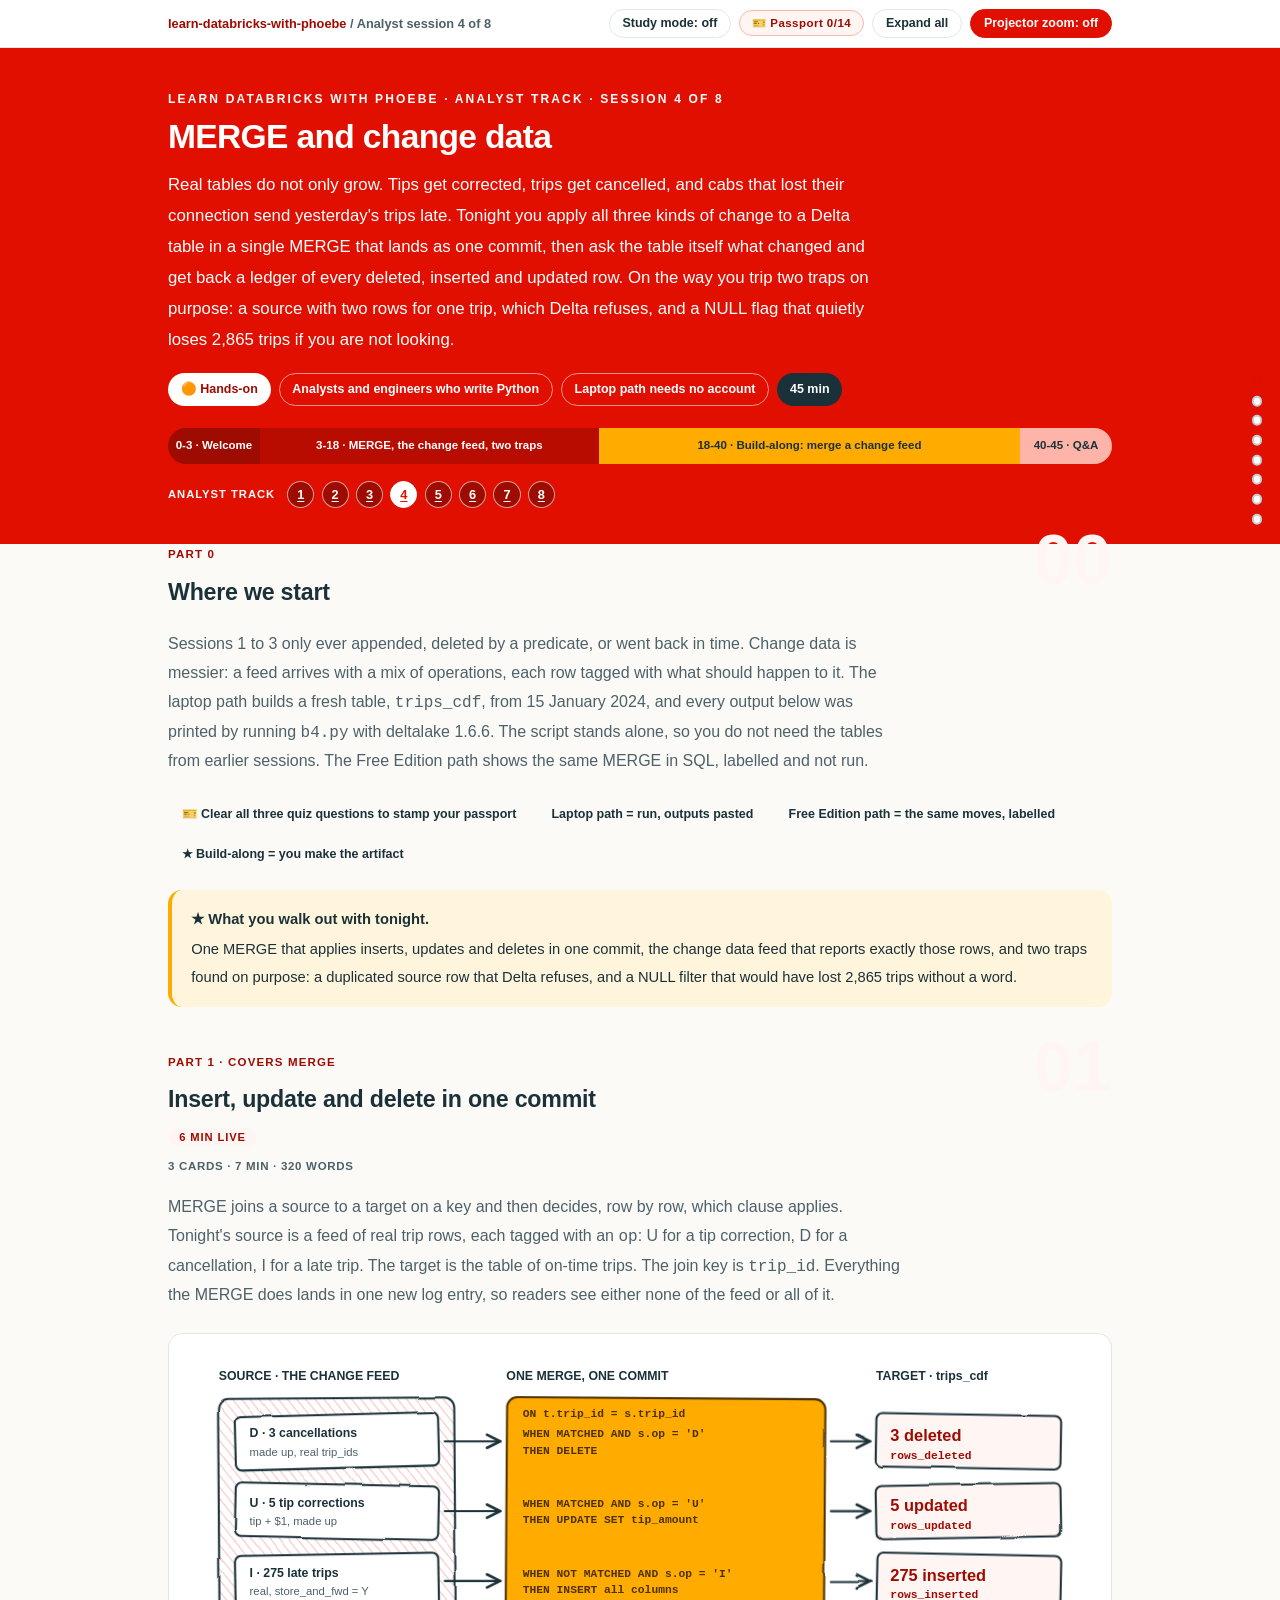
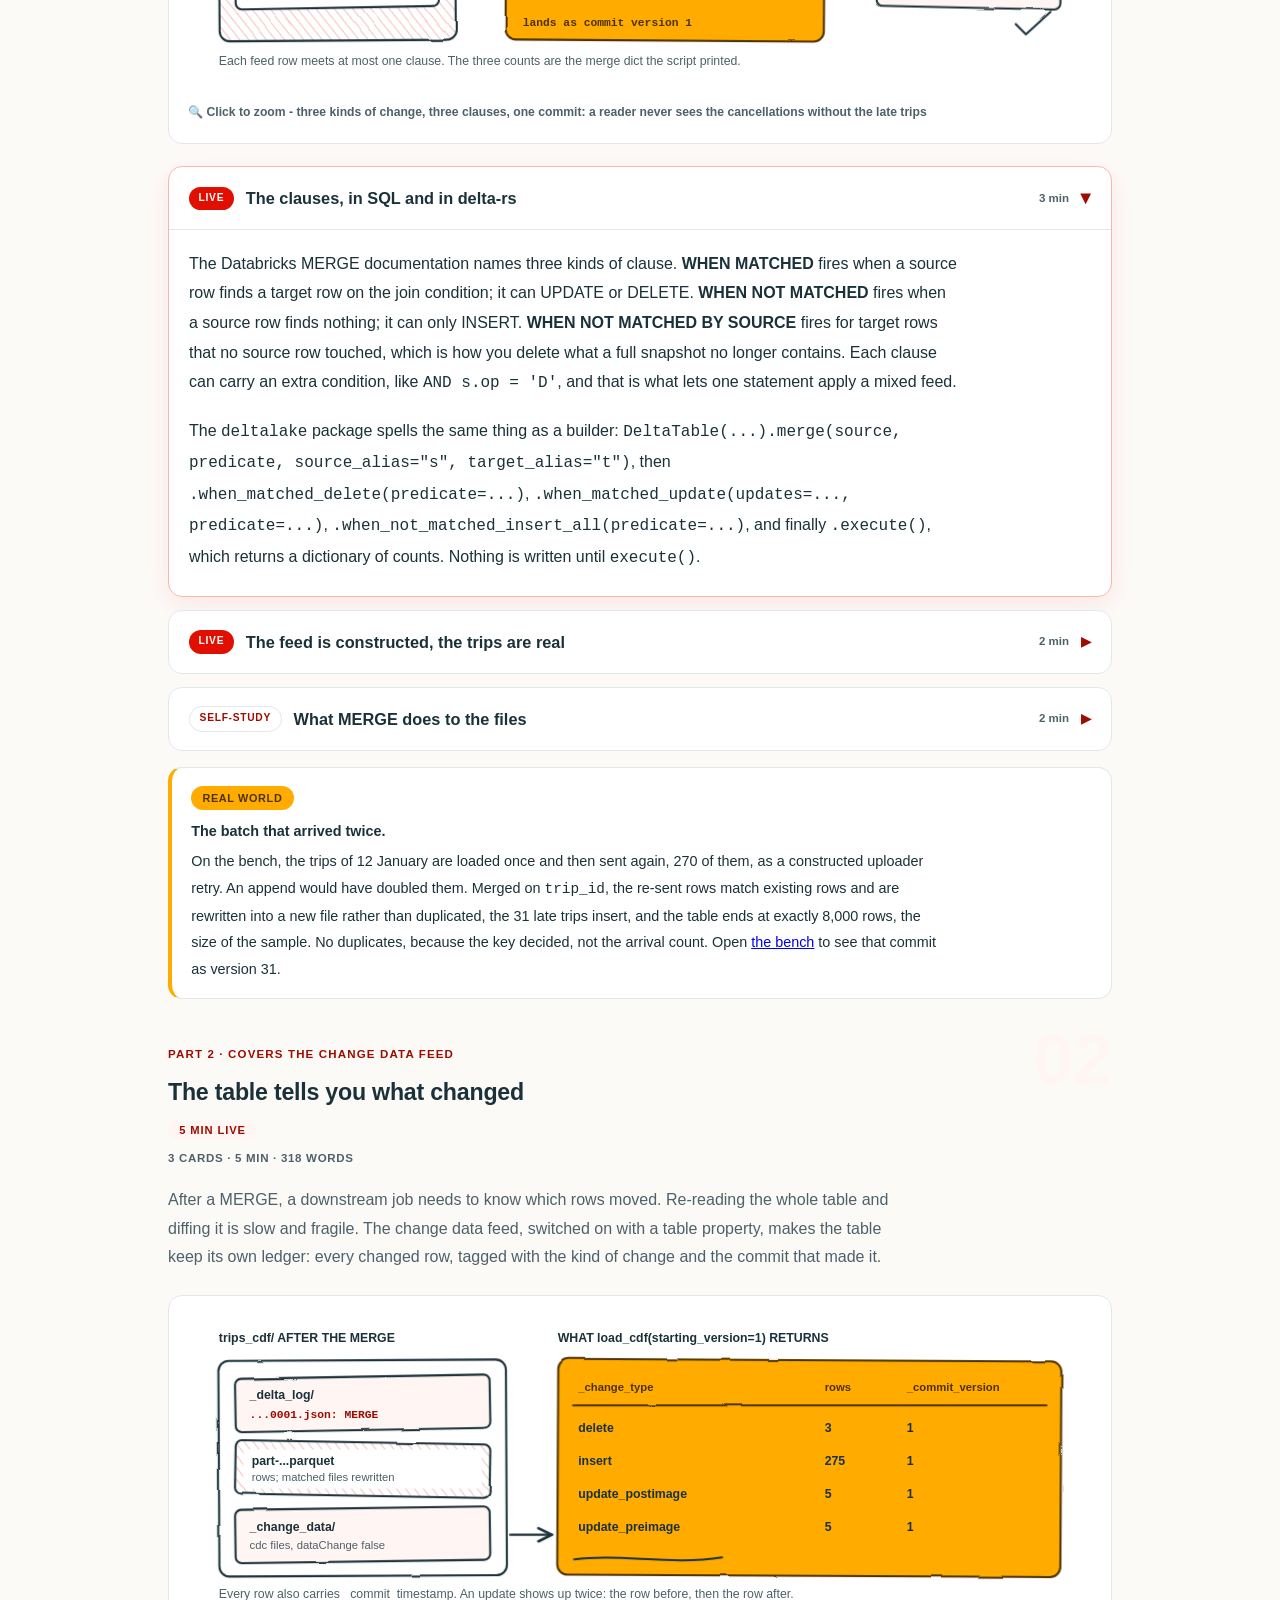
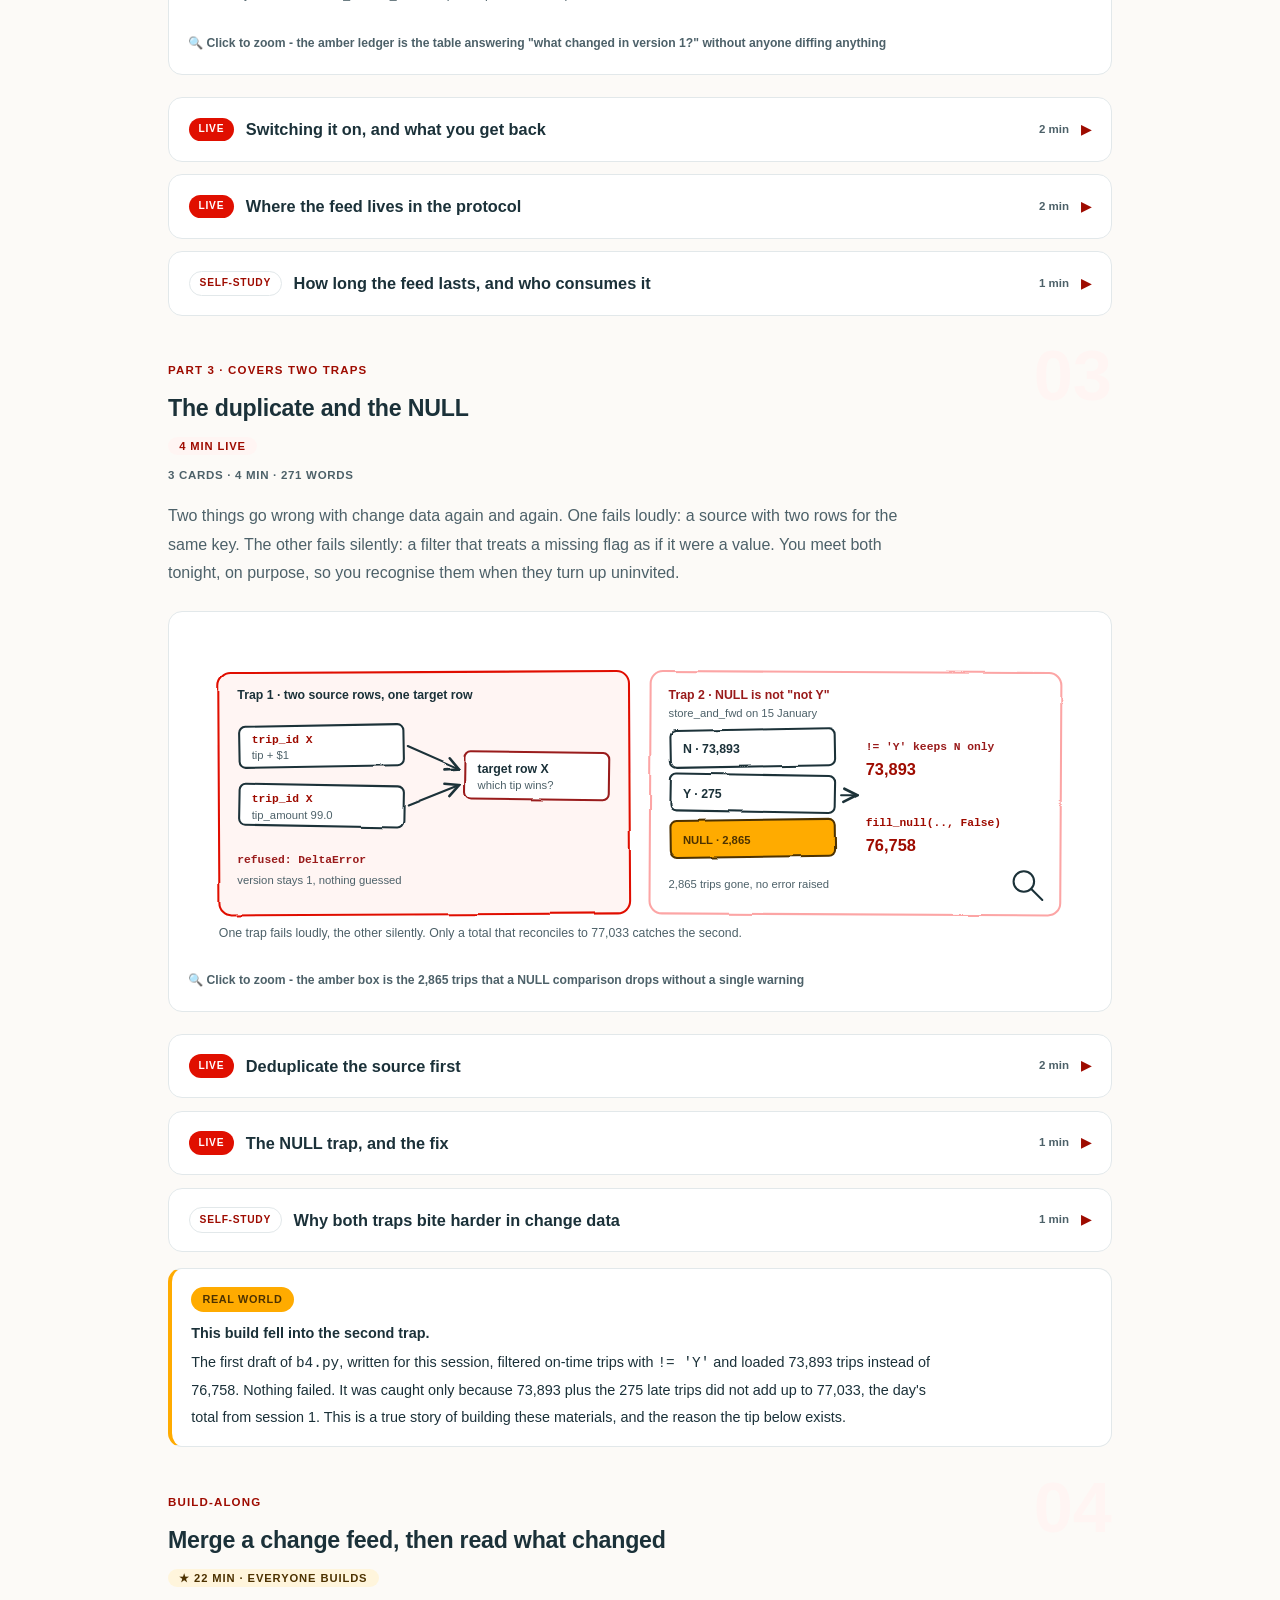
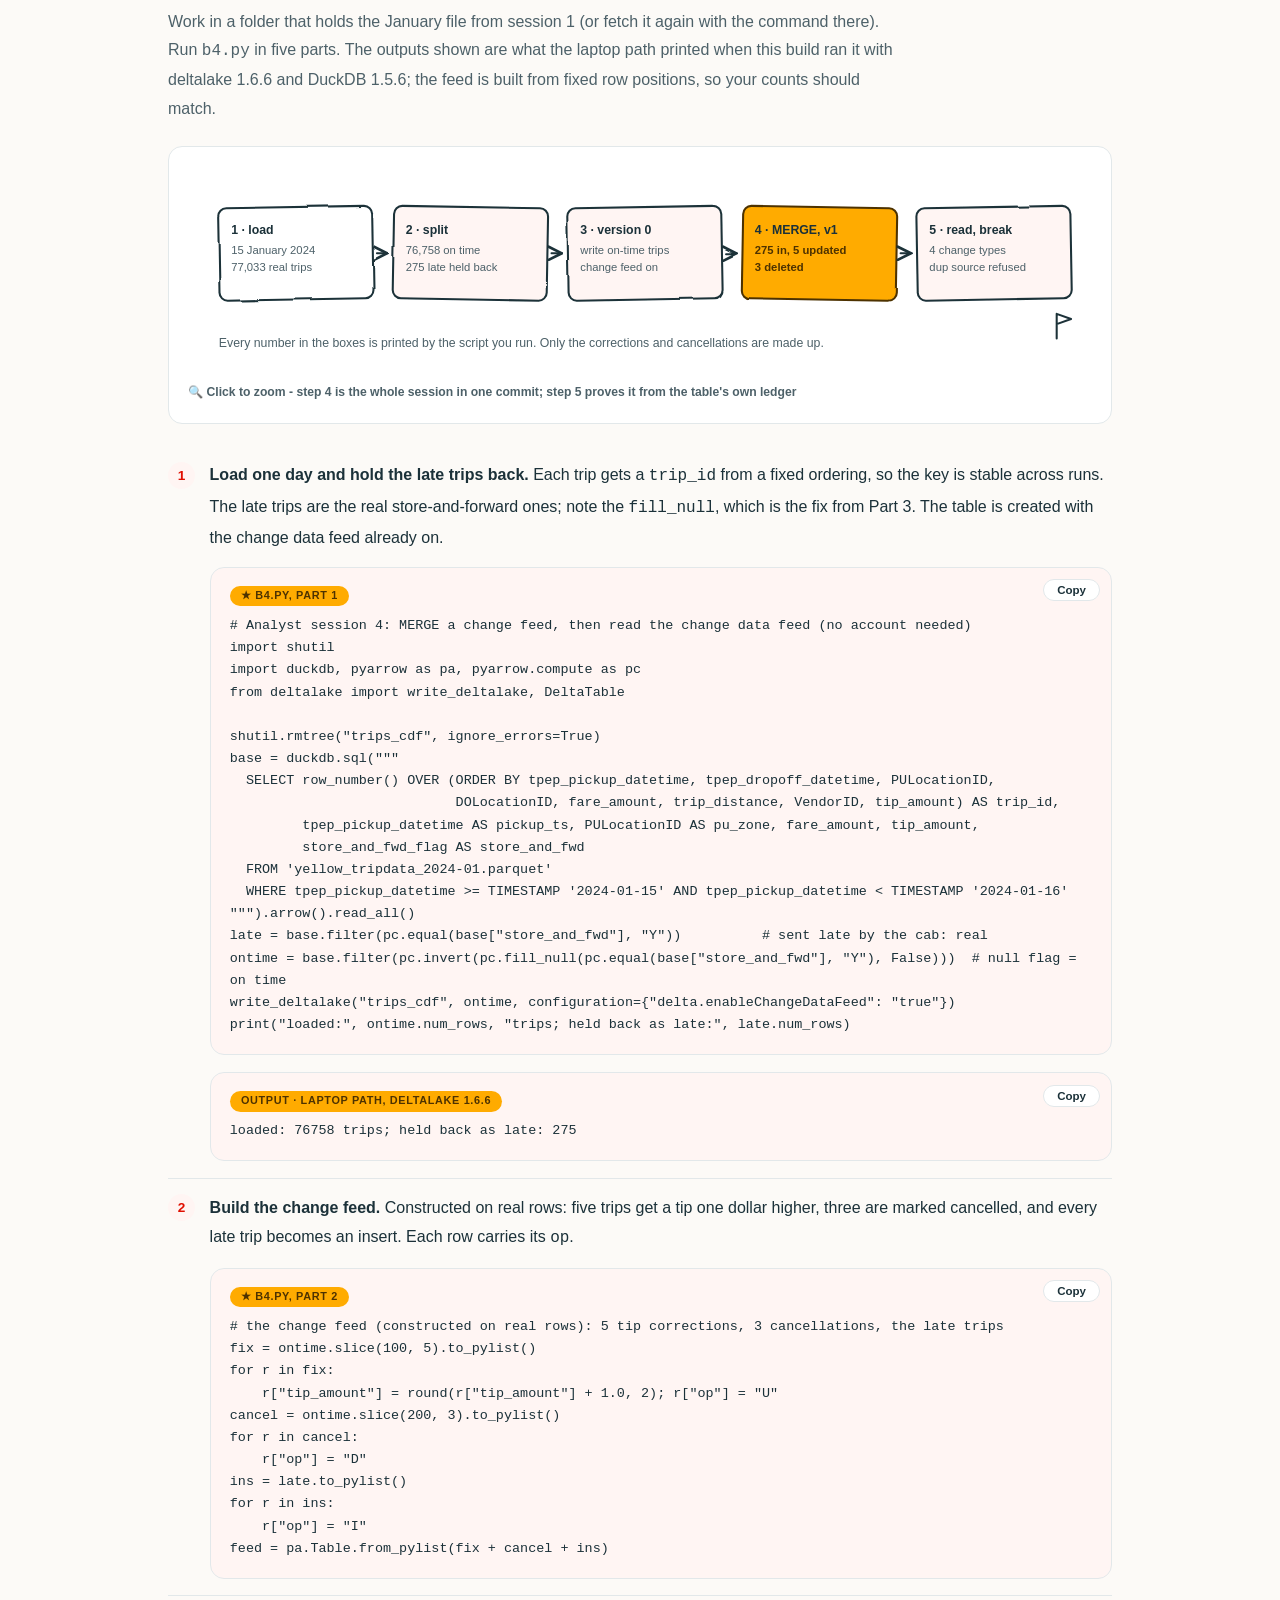
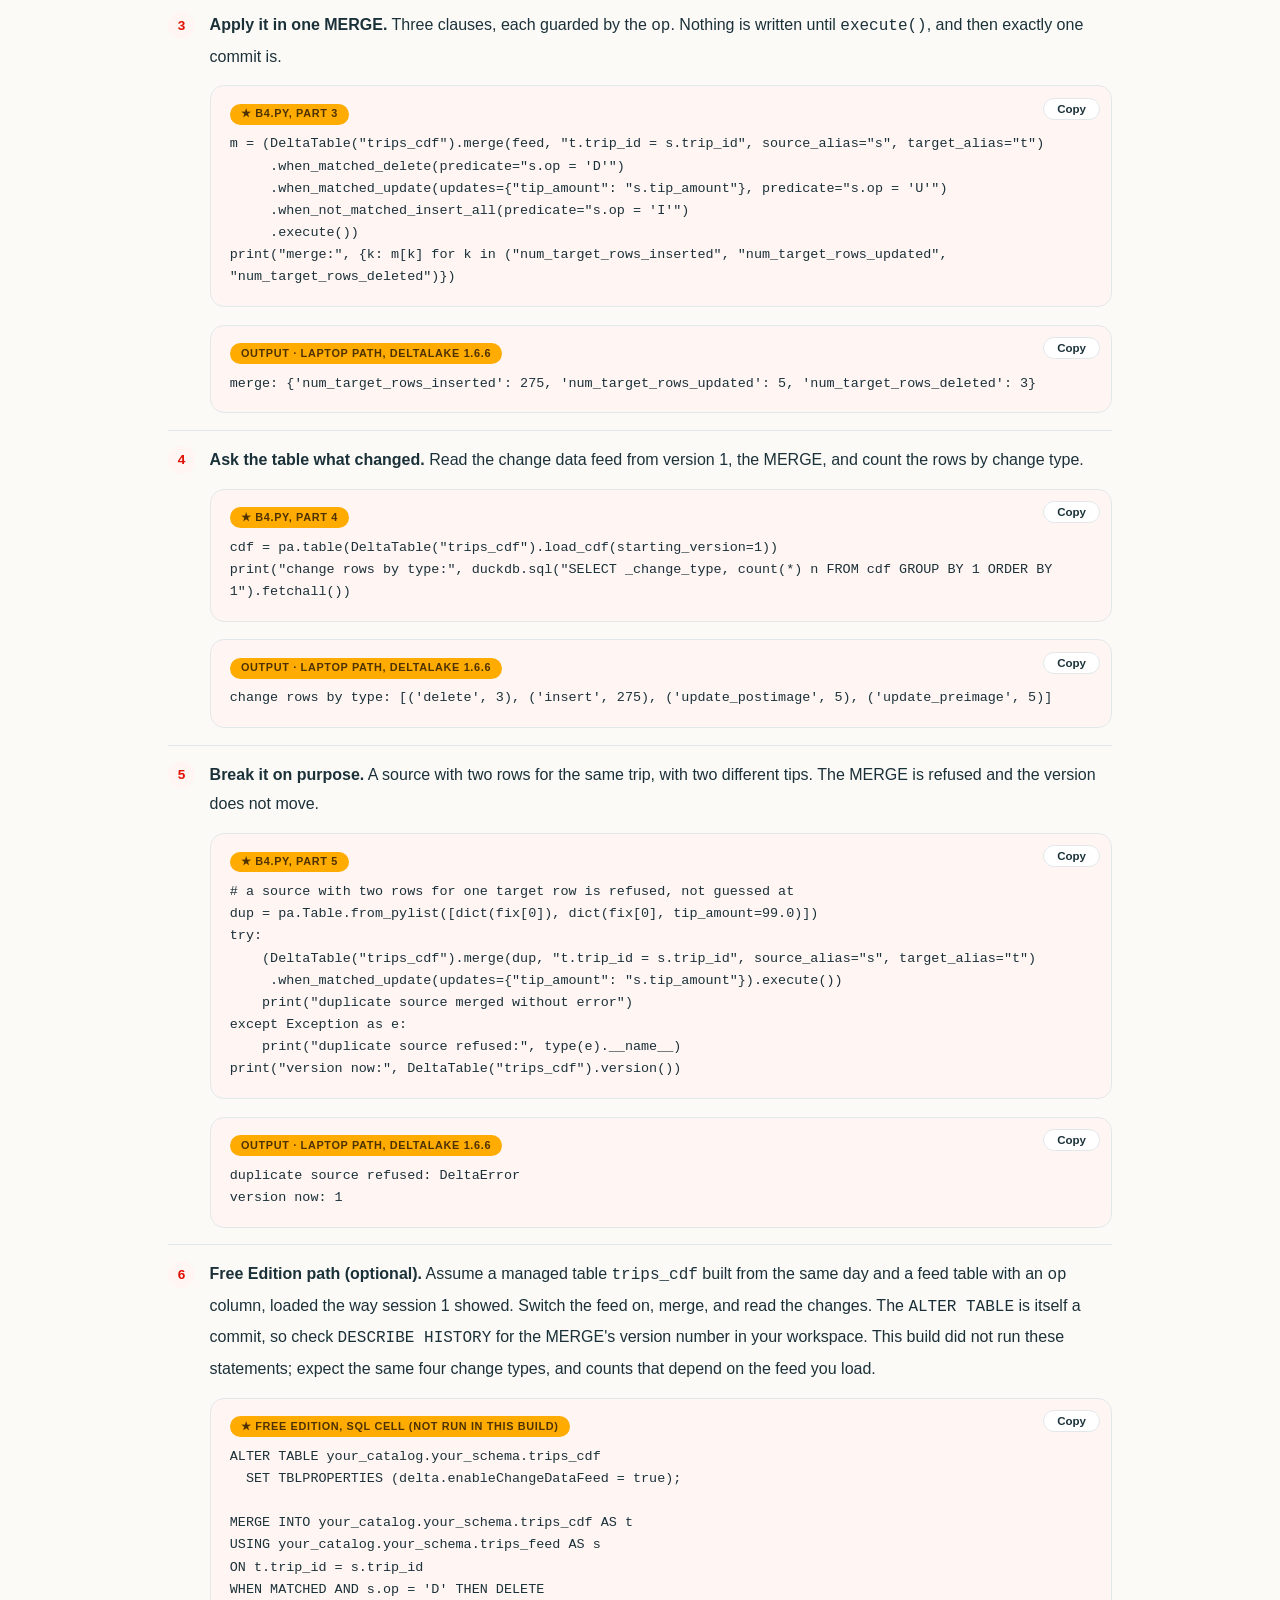
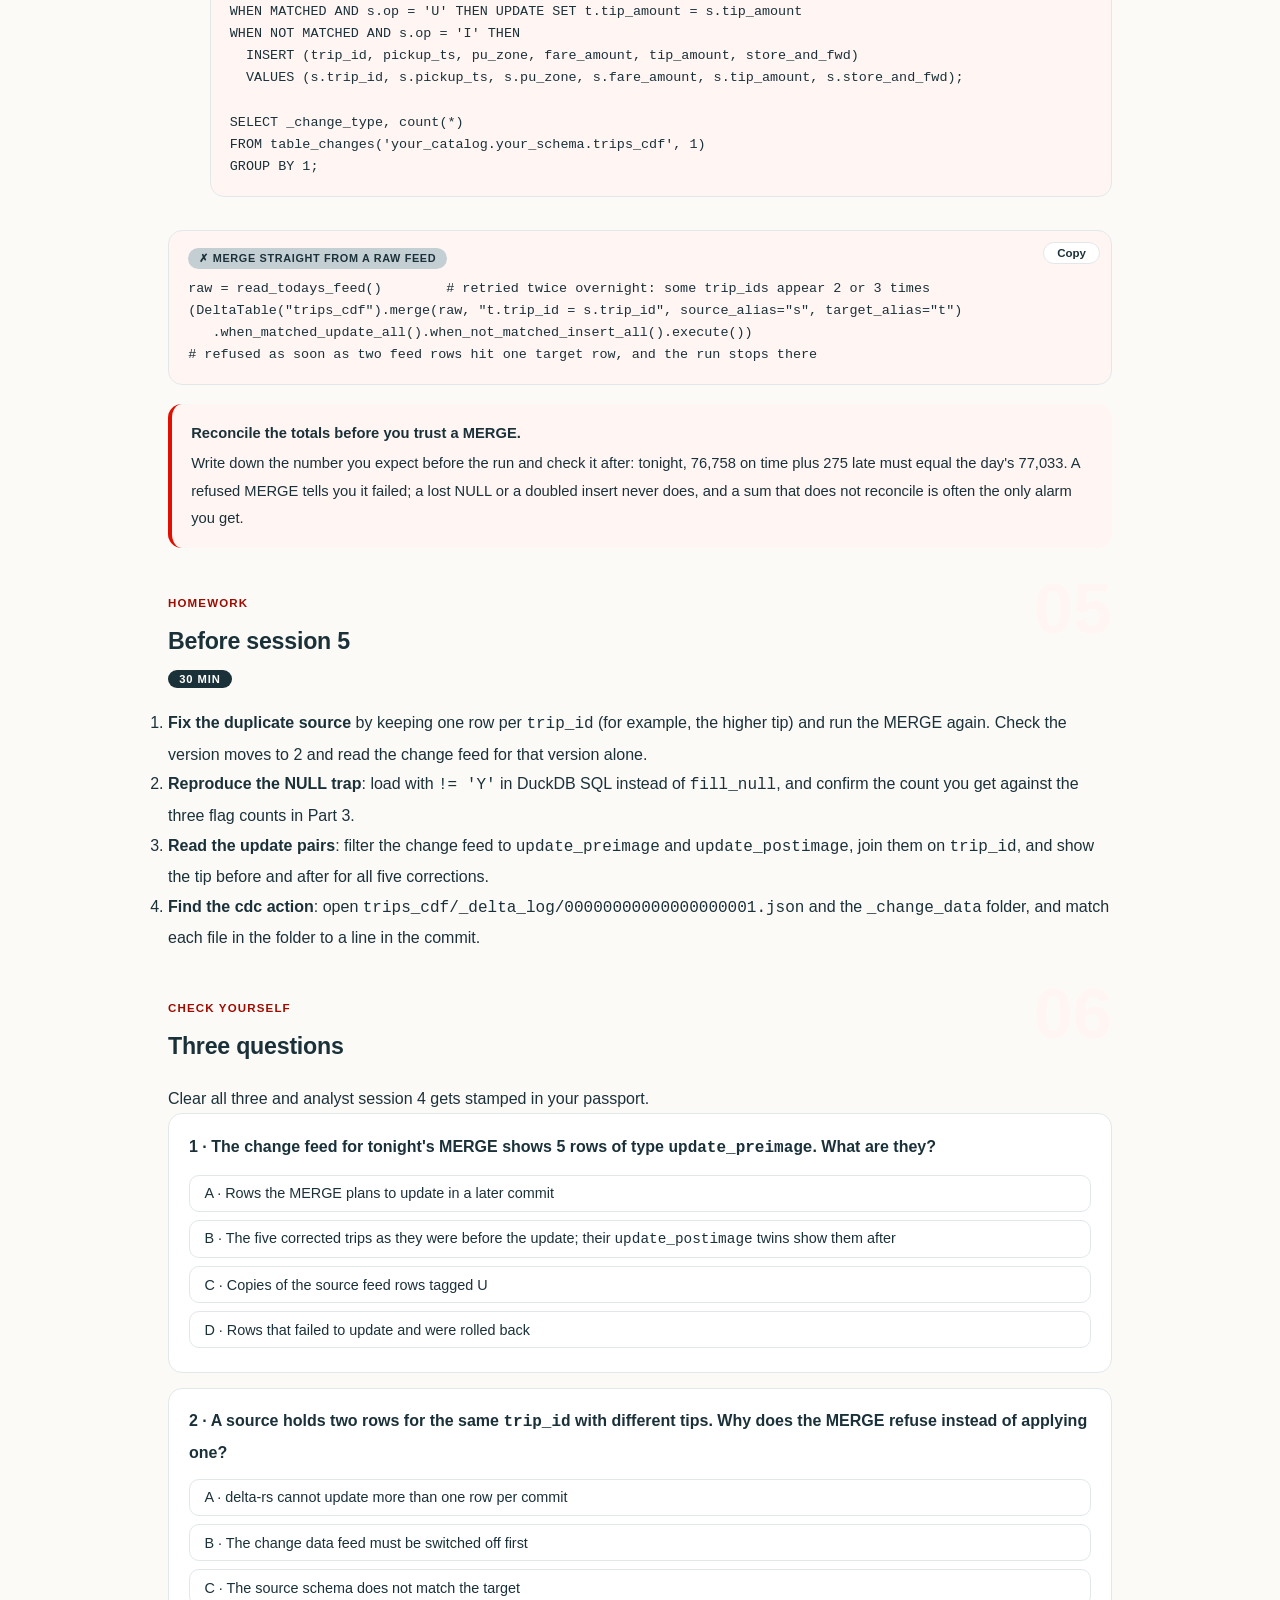
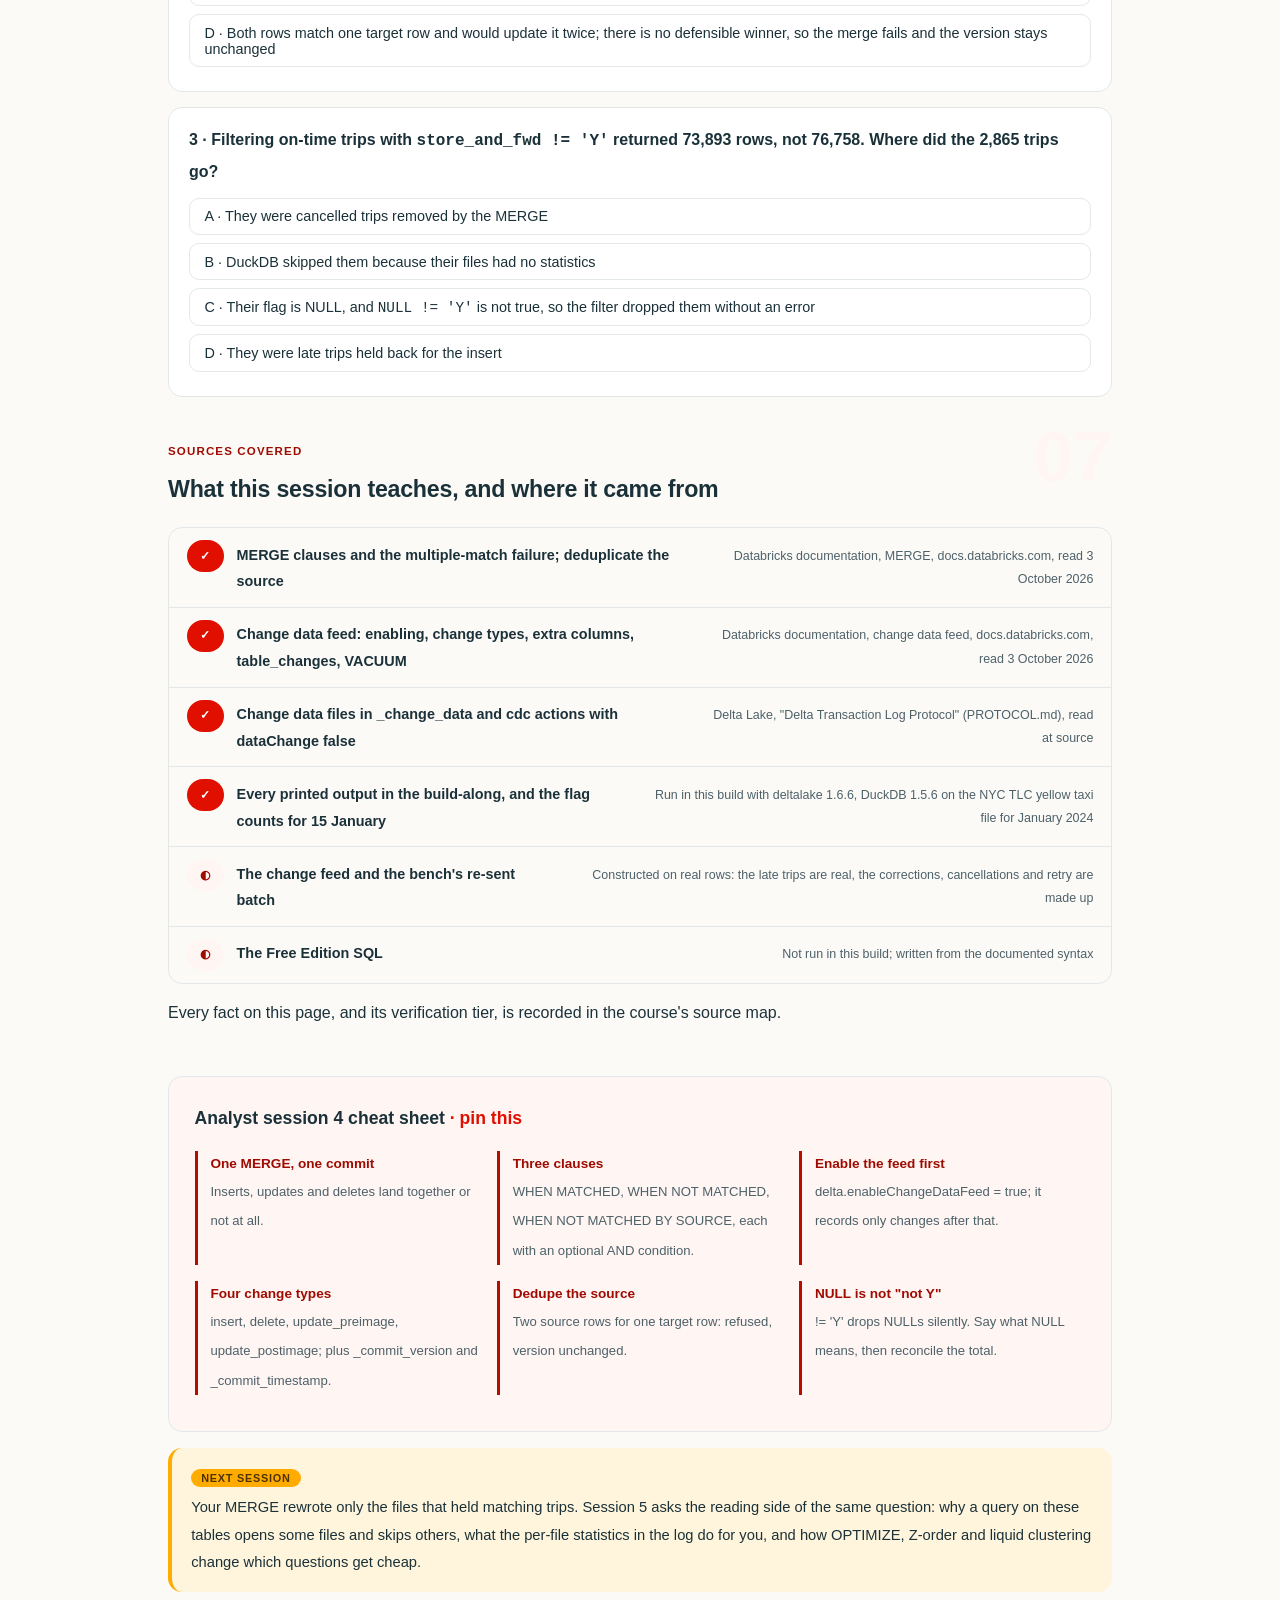
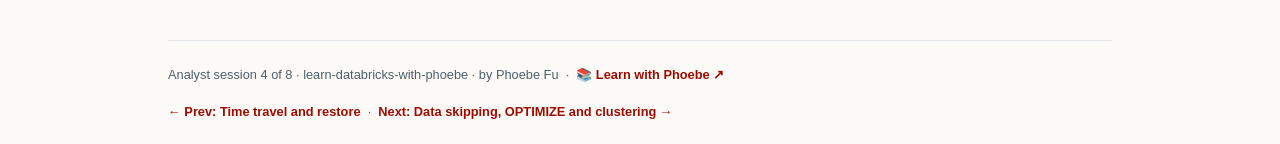
<file: courses/b4-merge-and-change-data.html>
<!DOCTYPE html>
<html lang="en">
<head>
<meta charset="UTF-8">
<meta name="viewport" content="width=device-width, initial-scale=1.0">
<!-- social:start -->
<meta name="description" content="Analyst session 4 of 8. Apply 5 corrections, 3 cancellations and 275 late taxi trips to a Delta table in one MERGE and one commit, read the change data feed that reports them, and trip two traps on purpose: a duplicated source row and a NULL that is not 'not Y'. Laptop path with deltalake, no account.">
<meta property="og:type" content="article">
<meta property="og:site_name" content="Learn with Phoebe">
<meta property="og:title" content="MERGE and change data - learn databricks with phoebe">
<meta property="og:description" content="Analyst session 4 of 8. One MERGE applies inserts, updates and deletes in one commit; the change data feed tells you exactly what changed. Built on 77,033 real taxi trips.">
<meta property="og:url" content="https://phoebefu6.github.io/learn-databricks-with-phoebe/courses/b4-merge-and-change-data.html">
<meta property="og:image" content="https://phoebefu6.github.io/learn-databricks-with-phoebe/assets/og-cover.png">
<meta property="og:image:width" content="1200">
<meta property="og:image:height" content="630">
<meta name="twitter:card" content="summary_large_image">
<meta name="twitter:title" content="MERGE and change data - learn databricks with phoebe">
<meta name="twitter:description" content="Analyst session 4 of 8. One MERGE, one commit, a change feed that reports it, and two traps found on purpose.">
<meta name="twitter:image" content="https://phoebefu6.github.io/learn-databricks-with-phoebe/assets/og-cover.png">
<!-- social:end -->
<title>Analyst session 4 · MERGE and change data - learn databricks with phoebe</title>
<link rel="stylesheet" href="../assets/style.css?v=22">
</head>
<body>

<div class="toolbar">
  <div class="wrap">
    <span class="crumb"><a href="../index.html">learn-databricks-with-phoebe</a> / Analyst session 4 of 8</span>
    <button class="btn" id="toggle-all" type="button">Expand all</button>
    <button class="btn primary" id="zoom-toggle" type="button">Projector zoom: off</button>
  </div>
</div>

<header class="masthead">
  <div class="wrap">
    <div class="eyebrow">Learn Databricks with Phoebe · Analyst track · Session 4 of 8</div>
    <h1>MERGE and <span class="accent">change data</span></h1>
    <p class="sub">Real tables do not only grow. Tips get corrected, trips get cancelled, and cabs that lost their connection send yesterday's trips late. Tonight you apply all three kinds of change to a Delta table in a single MERGE that lands as one commit, then ask the table itself what changed and get back a ledger of every deleted, inserted and updated row. On the way you trip two traps on purpose: a source with two rows for one trip, which Delta refuses, and a NULL flag that quietly loses 2,865 trips if you are not looking.</p>
    <div class="chip-row">
      <span class="chip level">🟠 Hands-on</span>
      <span class="chip audience">Analysts and engineers who write Python</span>
      <span class="chip audience">Laptop path needs no account</span>
      <span class="chip time">45 min</span>
    </div>
    <div class="agenda">
      <span class="a1" style="flex:1">0-3 · Welcome</span>
      <span class="a2" style="flex:4">3-18 · MERGE, the change feed, two traps</span>
      <span class="a3" style="flex:5">18-40 · Build-along: merge a change feed</span>
      <span class="a4" style="flex:1">40-45 · Q&amp;A</span>
    </div>
  </div>
</header>

<main class="wrap">

  <section class="section" id="intro">
    <div class="section-kicker">
      <span class="klabel">Part 0</span>
      <h2>Where we start</h2>
    </div>
    <p class="lede">Sessions 1 to 3 only ever appended, deleted by a predicate, or went back in time. Change data is messier: a feed arrives with a mix of operations, each row tagged with what should happen to it. The laptop path builds a fresh table, <code>trips_cdf</code>, from 15 January 2024, and every output below was printed by running <code>b4.py</code> with deltalake 1.6.6. The script stands alone, so you do not need the tables from earlier sessions. The Free Edition path shows the same MERGE in SQL, labelled and not run.</p>

    <div class="legend">
      <span class="pill">🎫 Clear all three quiz questions to stamp your passport</span>
      <span class="pill">Laptop path = run, outputs pasted</span>
      <span class="pill">Free Edition path = the same moves, labelled</span>
      <span class="pill">★ Build-along = you make the artifact</span>
    </div>

    <div class="callout win">
      <p><strong>★ What you walk out with tonight.</strong> One MERGE that applies inserts, updates and deletes in one commit, the change data feed that reports exactly those rows, and two traps found on purpose: a duplicated source row that Delta refuses, and a NULL filter that would have lost 2,865 trips without a word.</p>
    </div>
  </section>

  <section class="section" id="part-1">
    <div class="section-kicker">
      <span class="klabel">Part 1 · covers MERGE</span>
      <h2>Insert, update and delete in one commit</h2>
      <span class="tag concept">6 min live</span>
    </div>
    <p class="lede">MERGE joins a source to a target on a key and then decides, row by row, which clause applies. Tonight's source is a feed of real trip rows, each tagged with an <code>op</code>: U for a tip correction, D for a cancellation, I for a late trip. The target is the table of on-time trips. The join key is <code>trip_id</code>. Everything the MERGE does lands in one new log entry, so readers see either none of the feed or all of it.</p>

    <figure class="zoomable">
      <svg viewBox="0 0 880 330" xmlns="http://www.w3.org/2000/svg" role="img" aria-label="A change feed of three groups meets the trips_cdf table on trip_id. 5 rows tagged U, tip corrections, go to WHEN MATCHED AND s.op = 'U' THEN UPDATE SET tip_amount and give 5 updated. 3 rows tagged D, cancellations, go to WHEN MATCHED AND s.op = 'D' THEN DELETE and give 3 deleted. 275 rows tagged I, late store-and-forward trips, go to WHEN NOT MATCHED AND s.op = 'I' THEN INSERT and give 275 inserted. All of it is commit version 1.">
        <defs>
          <filter id="b4aSk" x="-3%" y="-3%" width="106%" height="106%"><feTurbulence type="fractalNoise" baseFrequency="0.02" numOctaves="2" seed="41" result="n"/><feDisplacementMap in="SourceGraphic" in2="n" scale="2.4" xChannelSelector="R" yChannelSelector="G"/></filter>
          <pattern id="b4aHc" patternUnits="userSpaceOnUse" width="7" height="7" patternTransform="rotate(-38)"><line x1="0" y1="0" x2="0" y2="7" stroke="#E00F00" stroke-width="1" opacity=".5"/></pattern>
          <marker id="b4aAr" viewBox="0 0 10 10" refX="9" refY="5" markerWidth="8" markerHeight="8" orient="auto"><path d="M1 1 L9 5 L1 9" fill="none" stroke="#1B3139" stroke-width="1.6" stroke-linecap="round"/></marker>
        </defs>
        <style>
          .b4aH { font: 800 12px Inter, sans-serif; fill: #1B3139; }
          .b4aL { font: 600 12px Inter, sans-serif; fill: #1B3139; }
          .b4aS { font: 400 11px Inter, sans-serif; fill: #4D6169; }
          .b4aB { font: 800 11px ui-monospace, Menlo, monospace; fill: #4D3200; }
          .b4aC { font: 600 11px ui-monospace, Menlo, monospace; fill: #9E0B00; }
          .b4aV { font: 800 16px Inter, sans-serif; fill: #9E0B00; }
          .b4aN { font: 400 12px Inter, sans-serif; fill: #4D6169; }
        </style>

        <text class="b4aH" x="30" y="26">SOURCE · THE CHANGE FEED</text>
        <text class="b4aH" x="310" y="26">ONE MERGE, ONE COMMIT</text>
        <text class="b4aH" x="670" y="26">TARGET · trips_cdf</text>

        <g filter="url(#b4aSk)" fill="none" stroke="#1B3139" stroke-width="2" stroke-linecap="round" stroke-linejoin="round">
          <rect x="30" y="44" width="230" height="236" rx="10" transform="rotate(-0.4 145 162)" fill="url(#b4aHc)"/>
          <rect x="46" y="60" width="198" height="52" rx="6" transform="rotate(-1.5 145 86)" fill="#FFFFFF"/>
          <rect x="46" y="128" width="198" height="52" rx="6" transform="rotate(1.2 145 154)" fill="#FFFFFF"/>
          <rect x="46" y="196" width="198" height="52" rx="6" transform="rotate(-1 145 222)" fill="#FFFFFF"/>
          <rect x="310" y="44" width="310" height="236" rx="10" transform="rotate(0.4 465 162)" fill="#FFAB00" stroke="#4D3200"/>
          <path d="M250 86 L304 86" marker-end="url(#b4aAr)"/>
          <path d="M250 154 L304 154" marker-end="url(#b4aAr)"/>
          <path d="M250 222 L304 222" marker-end="url(#b4aAr)"/>
          <rect x="670" y="60" width="180" height="52" rx="6" transform="rotate(1 760 86)" fill="#FFF5F3"/>
          <rect x="670" y="128" width="180" height="52" rx="6" transform="rotate(-1 760 154)" fill="#FFF5F3"/>
          <rect x="670" y="196" width="180" height="52" rx="6" transform="rotate(1.2 760 222)" fill="#FFF5F3"/>
          <path d="M626 86 L664 86" marker-end="url(#b4aAr)"/>
          <path d="M626 154 L664 154" marker-end="url(#b4aAr)"/>
          <path d="M626 222 L664 222" marker-end="url(#b4aAr)"/>
          <path d="M806 264 L816 274 L840 252"/>
        </g>

        <text class="b4aL" x="60" y="82">D · 3 cancellations</text>
        <text class="b4aS" x="60" y="100">made up, real trip_ids</text>
        <text class="b4aL" x="60" y="150">U · 5 tip corrections</text>
        <text class="b4aS" x="60" y="168">tip + $1, made up</text>
        <text class="b4aL" x="60" y="218">I · 275 late trips</text>
        <text class="b4aS" x="60" y="236">real, store_and_fwd = Y</text>

        <text class="b4aB" x="326" y="62">ON t.trip_id = s.trip_id</text>
        <text class="b4aB" x="326" y="82">WHEN MATCHED AND s.op = 'D'</text>
        <text class="b4aB" x="326" y="98">THEN DELETE</text>
        <text class="b4aB" x="326" y="150">WHEN MATCHED AND s.op = 'U'</text>
        <text class="b4aB" x="326" y="166">THEN UPDATE SET tip_amount</text>
        <text class="b4aB" x="326" y="218">WHEN NOT MATCHED AND s.op = 'I'</text>
        <text class="b4aB" x="326" y="234">THEN INSERT all columns</text>
        <text class="b4aB" x="326" y="266">lands as commit version 1</text>

        <text class="b4aV" x="684" y="86">3 deleted</text>
        <text class="b4aC" x="684" y="103">rows_deleted</text>
        <text class="b4aV" x="684" y="154">5 updated</text>
        <text class="b4aC" x="684" y="171">rows_updated</text>
        <text class="b4aV" x="684" y="222">275 inserted</text>
        <text class="b4aC" x="684" y="239">rows_inserted</text>

        <text class="b4aN" x="30" y="304">Each feed row meets at most one clause. The three counts are the merge dict the script printed.</text>
      </svg>
      <figcaption>🔍 Click to zoom - three kinds of change, three clauses, one commit: a reader never sees the cancellations without the late trips</figcaption>
    </figure>

    <details class="card" open>
      <summary><span class="mode live">Live</span>The clauses, in SQL and in delta-rs<span class="mini">3 min</span><span class="caret">▶</span></summary>
      <div class="body">
        <p>The Databricks MERGE documentation names three kinds of clause. <strong>WHEN MATCHED</strong> fires when a source row finds a target row on the join condition; it can UPDATE or DELETE. <strong>WHEN NOT MATCHED</strong> fires when a source row finds nothing; it can only INSERT. <strong>WHEN NOT MATCHED BY SOURCE</strong> fires for target rows that no source row touched, which is how you delete what a full snapshot no longer contains. Each clause can carry an extra condition, like <code>AND s.op = 'D'</code>, and that is what lets one statement apply a mixed feed.</p>
        <p>The <code>deltalake</code> package spells the same thing as a builder: <code>DeltaTable(...).merge(source, predicate, source_alias="s", target_alias="t")</code>, then <code>.when_matched_delete(predicate=...)</code>, <code>.when_matched_update(updates=..., predicate=...)</code>, <code>.when_not_matched_insert_all(predicate=...)</code>, and finally <code>.execute()</code>, which returns a dictionary of counts. Nothing is written until <code>execute()</code>.</p>
      </div>
    </details>

    <details class="card">
      <summary><span class="mode live">Live</span>The feed is constructed, the trips are real<span class="mini">2 min</span><span class="caret">▶</span></summary>
      <div class="body">
        <p>Be clear with your room about what is real here. The 275 late trips are genuine: they are the 15 January trips whose <code>store_and_fwd_flag</code> is 'Y', meaning the cab held the record in memory because it had no server connection and sent it later. The script holds them back from the first load and feeds them in as inserts, which is exactly how they arrive in life. The 5 tip corrections and 3 cancellations are made up: the script picks real trips by position and invents the change. So the counts are real outputs of a constructed feed.</p>
      </div>
    </details>

    <details class="card">
      <summary><span class="mode self">Self-study</span>What MERGE does to the files<span class="mini">2 min</span><span class="caret">▶</span></summary>
      <div class="body">
        <p>Parquet files are never edited in place, so MERGE rewrites the files that hold matched rows: it writes new files with the changes applied, and the commit removes the old ones and adds the new ones. On the bench in analyst session 8, a MERGE of 31 late trips and 270 re-sent trips into a 31-file table removed 1 file and added 1, plus one <code>cdc</code> file for the change feed. How many files a MERGE touches depends on how many files hold matching keys, which is why session 5's layout work matters for MERGE cost too.</p>
      </div>
    </details>

    <div class="callout example">
      <span class="ex-pill">Real world</span>
      <p><strong>The batch that arrived twice.</strong> On the bench, the trips of 12 January are loaded once and then sent again, 270 of them, as a constructed uploader retry. An append would have doubled them. Merged on <code>trip_id</code>, the re-sent rows match existing rows and are rewritten into a new file rather than duplicated, the 31 late trips insert, and the table ends at exactly 8,000 rows, the size of the sample. No duplicates, because the key decided, not the arrival count. Open <a href="b8-the-delta-log-bench.html">the bench</a> to see that commit as version 31.</p>
    </div>
  </section>

  <section class="section" id="part-2">
    <div class="section-kicker">
      <span class="klabel">Part 2 · covers the change data feed</span>
      <h2>The table tells you what changed</h2>
      <span class="tag concept">5 min live</span>
    </div>
    <p class="lede">After a MERGE, a downstream job needs to know which rows moved. Re-reading the whole table and diffing it is slow and fragile. The change data feed, switched on with a table property, makes the table keep its own ledger: every changed row, tagged with the kind of change and the commit that made it.</p>

    <figure class="zoomable">
      <svg viewBox="0 0 880 300" xmlns="http://www.w3.org/2000/svg" role="img" aria-label="Left: the trips_cdf folder after the MERGE, with _delta_log holding the version 1 MERGE commit, the Parquet data files with matched files rewritten, and a _change_data folder of cdc files with dataChange false. An arrow leads to the ledger that load_cdf from version 1 returns: delete 3 rows, insert 275, update_postimage 5, update_preimage 5, all with _commit_version 1.">
        <defs>
          <filter id="b4bSk" x="-3%" y="-3%" width="106%" height="106%"><feTurbulence type="fractalNoise" baseFrequency="0.02" numOctaves="2" seed="43" result="n"/><feDisplacementMap in="SourceGraphic" in2="n" scale="2.4" xChannelSelector="R" yChannelSelector="G"/></filter>
          <pattern id="b4bHc" patternUnits="userSpaceOnUse" width="7" height="7" patternTransform="rotate(-38)"><line x1="0" y1="0" x2="0" y2="7" stroke="#E00F00" stroke-width="1" opacity=".5"/></pattern>
          <marker id="b4bAr" viewBox="0 0 10 10" refX="9" refY="5" markerWidth="8" markerHeight="8" orient="auto"><path d="M1 1 L9 5 L1 9" fill="none" stroke="#1B3139" stroke-width="1.6" stroke-linecap="round"/></marker>
        </defs>
        <style>
          .b4bH { font: 800 12px Inter, sans-serif; fill: #1B3139; }
          .b4bL { font: 600 12px Inter, sans-serif; fill: #1B3139; }
          .b4bS { font: 400 11px Inter, sans-serif; fill: #4D6169; }
          .b4bB { font: 800 11px Inter, sans-serif; fill: #4D3200; }
          .b4bC { font: 600 11px ui-monospace, Menlo, monospace; fill: #9E0B00; }
          .b4bN { font: 400 12px Inter, sans-serif; fill: #4D6169; }
        </style>

        <text class="b4bH" x="30" y="26">trips_cdf/ AFTER THE MERGE</text>
        <text class="b4bH" x="360" y="26">WHAT load_cdf(starting_version=1) RETURNS</text>

        <g filter="url(#b4bSk)" fill="none" stroke="#1B3139" stroke-width="2" stroke-linecap="round" stroke-linejoin="round">
          <rect x="30" y="44" width="280" height="210" rx="10" transform="rotate(-0.3 170 149)" fill="#FFFFFF"/>
          <rect x="46" y="60" width="248" height="52" rx="6" transform="rotate(-1 170 86)" fill="#FFF5F3"/>
          <rect x="46" y="124" width="248" height="52" rx="6" transform="rotate(1 170 150)" fill="url(#b4bHc)"/>
          <rect x="46" y="188" width="248" height="52" rx="6" transform="rotate(-0.8 170 214)" fill="#FFF5F3"/>
          <rect x="360" y="44" width="490" height="210" rx="10" transform="rotate(0.3 605 149)" fill="#FFAB00" stroke="#4D3200"/>
          <path d="M374 88 L836 88" stroke="#4D3200"/>
          <path d="M314 214 L354 214" marker-end="url(#b4bAr)"/>
          <path d="M376 238 C420 232 470 244 520 236"/>
        </g>

        <rect x="54" y="131" width="232" height="38" rx="4" fill="#FFFFFF"/>

        <text class="b4bL" x="60" y="82">_delta_log/</text>
        <text class="b4bC" x="60" y="100">...0001.json: MERGE</text>
        <text class="b4bL" x="62" y="146">part-...parquet</text>
        <text class="b4bS" x="62" y="162">rows; matched files rewritten</text>
        <text class="b4bL" x="60" y="210">_change_data/</text>
        <text class="b4bS" x="60" y="228">cdc files, dataChange false</text>

        <text class="b4bB" x="380" y="74">_change_type</text>
        <text class="b4bB" x="620" y="74">rows</text>
        <text class="b4bB" x="700" y="74">_commit_version</text>
        <text class="b4bL" x="380" y="114">delete</text>
        <text class="b4bL" x="620" y="114">3</text>
        <text class="b4bL" x="700" y="114">1</text>
        <text class="b4bL" x="380" y="146">insert</text>
        <text class="b4bL" x="620" y="146">275</text>
        <text class="b4bL" x="700" y="146">1</text>
        <text class="b4bL" x="380" y="178">update_postimage</text>
        <text class="b4bL" x="620" y="178">5</text>
        <text class="b4bL" x="700" y="178">1</text>
        <text class="b4bL" x="380" y="210">update_preimage</text>
        <text class="b4bL" x="620" y="210">5</text>
        <text class="b4bL" x="700" y="210">1</text>

        <text class="b4bN" x="30" y="276">Every row also carries _commit_timestamp. An update shows up twice: the row before, then the row after.</text>
      </svg>
      <figcaption>🔍 Click to zoom - the amber ledger is the table answering "what changed in version 1?" without anyone diffing anything</figcaption>
    </figure>

    <details class="card">
      <summary><span class="mode live">Live</span>Switching it on, and what you get back<span class="mini">2 min</span><span class="caret">▶</span></summary>
      <div class="body">
        <p>The Databricks change data feed documentation is plain about three things. It is <strong>not on by default</strong>: you set <code>delta.enableChangeDataFeed = true</code> on the table. It records <strong>only changes made after</strong> you switch it on, so turn it on at creation if anyone will ever ask "what changed". And each change row carries three extra columns: <code>_change_type</code>, <code>_commit_version</code> and <code>_commit_timestamp</code>. In SQL you read a range of versions with <code>table_changes('t', 0, 10)</code>; in delta-rs with <code>DeltaTable(...).load_cdf(starting_version=...)</code>.</p>
        <p>There are four change types. <code>insert</code> and <code>delete</code> are one row each. An update produces two rows: <code>update_preimage</code>, the row as it was, and <code>update_postimage</code>, the row as it is now. That is why tonight's 5 tip corrections appear as 10 change rows, and why a consumer can compute the size of each correction without looking anywhere else.</p>
      </div>
    </details>

    <details class="card">
      <summary><span class="mode live">Live</span>Where the feed lives in the protocol<span class="mini">2 min</span><span class="caret">▶</span></summary>
      <div class="body">
        <p>PROTOCOL.md puts change data files in a <code>_change_data</code> folder next to the data files, and records them in the log as <code>cdc</code> actions with <code>dataChange</code> false: they describe a change, they are not part of the table's rows. A reader asked for changes uses the <code>cdc</code> files when a commit has them; when it does not, as with a plain append, the reader treats the commit's added files as inserts and its removed files as deletes. Checkpoints never keep <code>cdc</code> actions, so the feed is read from the JSON commits.</p>
      </div>
    </details>

    <details class="card">
      <summary><span class="mode self">Self-study</span>How long the feed lasts, and who consumes it<span class="mini">1 min</span><span class="caret">▶</span></summary>
      <div class="body">
        <p>The feed is not an archive. The documentation notes that VACUUM deletes change data files too, under the same retention rules you met in session 3, so a consumer that falls behind the retention window loses changes it never read. Reading the feed continuously, as a stream that picks up each new commit, is streaming work: see <a href="https://phoebefu6.github.io/learn-streaming-data-with-phoebe/">Learn streaming data with Phoebe</a>. Building the downstream pipeline that applies those changes elsewhere belongs to <a href="https://phoebefu6.github.io/learn-data-engineering-with-phoebe/">Learn data engineering with Phoebe</a>. Here you only need to know the feed exists, what it holds, and when it disappears.</p>
      </div>
    </details>
  </section>

  <section class="section" id="part-3">
    <div class="section-kicker">
      <span class="klabel">Part 3 · covers two traps</span>
      <h2>The duplicate and the NULL</h2>
      <span class="tag concept">4 min live</span>
    </div>
    <p class="lede">Two things go wrong with change data again and again. One fails loudly: a source with two rows for the same key. The other fails silently: a filter that treats a missing flag as if it were a value. You meet both tonight, on purpose, so you recognise them when they turn up uninvited.</p>

    <figure class="zoomable">
      <svg viewBox="0 0 880 320" xmlns="http://www.w3.org/2000/svg" role="img" aria-label="Left panel, trap 1: two source rows with trip_id X, one with the corrected tip and one with tip_amount 99.0, both match one target row X. The merge is refused with DeltaError and the version stays 1. Right panel, trap 2: on 15 January the store_and_fwd flag is N for 73,893 trips, Y for 275 and NULL for 2,865. A filter of != 'Y' keeps only the N rows, 73,893, and drops the NULLs without error; fill_null with False keeps 76,758.">
        <defs>
          <filter id="b4cSk" x="-3%" y="-3%" width="106%" height="106%"><feTurbulence type="fractalNoise" baseFrequency="0.02" numOctaves="2" seed="47" result="n"/><feDisplacementMap in="SourceGraphic" in2="n" scale="2.4" xChannelSelector="R" yChannelSelector="G"/></filter>
          <marker id="b4cAr" viewBox="0 0 10 10" refX="9" refY="5" markerWidth="8" markerHeight="8" orient="auto"><path d="M1 1 L9 5 L1 9" fill="none" stroke="#1B3139" stroke-width="1.6" stroke-linecap="round"/></marker>
        </defs>
        <style>
          .b4cH { font: 800 12px Inter, sans-serif; fill: #1B3139; }
          .b4cR { font: 800 12px Inter, sans-serif; fill: #991B1B; }
          .b4cL { font: 600 12px Inter, sans-serif; fill: #1B3139; }
          .b4cS { font: 400 11px Inter, sans-serif; fill: #4D6169; }
          .b4cB { font: 800 11px Inter, sans-serif; fill: #4D3200; }
          .b4cC { font: 600 11px ui-monospace, Menlo, monospace; fill: #9E0B00; }
          .b4cX { font: 600 11px ui-monospace, Menlo, monospace; fill: #991B1B; }
          .b4cV { font: 800 16px Inter, sans-serif; fill: #9E0B00; }
          .b4cN { font: 400 12px Inter, sans-serif; fill: #4D6169; }
        </style>

        <g filter="url(#b4cSk)" fill="none" stroke="#1B3139" stroke-width="2" stroke-linecap="round" stroke-linejoin="round">
          <rect x="30" y="40" width="400" height="236" rx="12" transform="rotate(-0.3 230 158)" fill="#FFF5F3" stroke="#E00F00"/>
          <rect x="450" y="40" width="400" height="236" rx="12" transform="rotate(0.3 650 158)" fill="#FFFFFF" stroke="#FCA5A5"/>
          <rect x="50" y="92" width="160" height="40" rx="6" transform="rotate(-1 130 112)" fill="#FFFFFF"/>
          <rect x="50" y="150" width="160" height="40" rx="6" transform="rotate(1 130 170)" fill="#FFFFFF"/>
          <rect x="270" y="118" width="140" height="46" rx="6" transform="rotate(0.8 340 141)" fill="#FFFFFF" stroke="#991B1B"/>
          <path d="M214 112 L264 134" marker-end="url(#b4cAr)"/>
          <path d="M214 170 L264 150" marker-end="url(#b4cAr)"/>
          <rect x="470" y="96" width="160" height="36" rx="6" transform="rotate(-1 550 114)" fill="#FFFFFF"/>
          <rect x="470" y="140" width="160" height="36" rx="6" transform="rotate(1 550 158)" fill="#FFFFFF"/>
          <rect x="470" y="184" width="160" height="36" rx="6" transform="rotate(-0.8 550 202)" fill="#FFAB00" stroke="#4D3200"/>
          <path d="M636 160 L652 160" marker-end="url(#b4cAr)"/>
          <circle cx="814" cy="244" r="10"/>
          <path d="M821 251 L832 262"/>
        </g>

        <text class="b4cH" x="48" y="66">Trap 1 · two source rows, one target row</text>
        <text class="b4cC" x="62" y="109">trip_id X</text>
        <text class="b4cS" x="62" y="125">tip + $1</text>
        <text class="b4cC" x="62" y="167">trip_id X</text>
        <text class="b4cS" x="62" y="183">tip_amount 99.0</text>
        <text class="b4cL" x="282" y="138">target row X</text>
        <text class="b4cS" x="282" y="154">which tip wins?</text>
        <text class="b4cX" x="48" y="226">refused: DeltaError</text>
        <text class="b4cS" x="48" y="246">version stays 1, nothing guessed</text>

        <text class="b4cR" x="468" y="66">Trap 2 · NULL is not "not Y"</text>
        <text class="b4cS" x="468" y="84">store_and_fwd on 15 January</text>
        <text class="b4cL" x="482" y="119">N · 73,893</text>
        <text class="b4cL" x="482" y="163">Y · 275</text>
        <text class="b4cB" x="482" y="207">NULL · 2,865</text>
        <text class="b4cX" x="660" y="116">!= 'Y' keeps N only</text>
        <text class="b4cV" x="660" y="140">73,893</text>
        <text class="b4cC" x="660" y="190">fill_null(.., False)</text>
        <text class="b4cV" x="660" y="214">76,758</text>
        <text class="b4cS" x="468" y="250">2,865 trips gone, no error raised</text>

        <text class="b4cN" x="30" y="298">One trap fails loudly, the other silently. Only a total that reconciles to 77,033 catches the second.</text>
      </svg>
      <figcaption>🔍 Click to zoom - the amber box is the 2,865 trips that a NULL comparison drops without a single warning</figcaption>
    </figure>

    <details class="card">
      <summary><span class="mode live">Live</span>Deduplicate the source first<span class="mini">2 min</span><span class="caret">▶</span></summary>
      <div class="body">
        <p>The Databricks MERGE documentation states the rule directly: "A merge operation can fail if multiple rows of the source dataset match and the merge attempts to update the same rows of the target". Two source rows for trip X carry two different tips; MERGE has no honest way to pick one, so it refuses rather than picking by row order. In tonight's run delta-rs raises <code>DeltaError</code> and the table stays at version 1. The documented fix is to deduplicate the source before the MERGE: keep one row per key, chosen by a rule you can defend, such as the latest event timestamp in the feed.</p>
      </div>
    </details>

    <details class="card">
      <summary><span class="mode live">Live</span>The NULL trap, and the fix<span class="mini">1 min</span><span class="caret">▶</span></summary>
      <div class="body">
        <p>On 15 January the flag reads N for 73,893 trips, Y for 275 and NULL for 2,865. "Every trip that was not sent late" sounds like <code>store_and_fwd != 'Y'</code>. But in SQL, <code>NULL != 'Y'</code> is not true, it is NULL, and a filter keeps only rows where the condition is true. So the filter returns 73,893 rows and the 2,865 NULL rows vanish without an error. The script decides explicitly what NULL means, on time, with <code>pc.fill_null(pc.equal(base["store_and_fwd"], "Y"), False)</code> before inverting, and loads 76,758.</p>
      </div>
    </details>

    <details class="card">
      <summary><span class="mode self">Self-study</span>Why both traps bite harder in change data<span class="mini">1 min</span><span class="caret">▶</span></summary>
      <div class="body">
        <p>A change feed that is retried after a failure delivers some rows twice, by design: the sender cannot know which rows got through, so it sends them again. That makes duplicate keys normal in CDC sources, not exotic. And change feeds are where nullable status flags live: an op code, a deleted marker, a late flag. Any filter on such a flag needs an explicit rule for NULL, written down next to the filter, because the default rule drops rows quietly.</p>
      </div>
    </details>

    <div class="callout example">
      <span class="ex-pill">Real world</span>
      <p><strong>This build fell into the second trap.</strong> The first draft of <code>b4.py</code>, written for this session, filtered on-time trips with <code>!= 'Y'</code> and loaded 73,893 trips instead of 76,758. Nothing failed. It was caught only because 73,893 plus the 275 late trips did not add up to 77,033, the day's total from session 1. This is a true story of building these materials, and the reason the tip below exists.</p>
    </div>
  </section>

  <section class="section" id="demo-1">
    <div class="section-kicker">
      <span class="klabel">Build-along</span>
      <h2>Merge a change feed, then read what changed</h2>
      <span class="tag demo">★ 22 min · everyone builds</span>
    </div>
    <p class="lede">Work in a folder that holds the January file from session 1 (or fetch it again with the command there). Run <code>b4.py</code> in five parts. The outputs shown are what the laptop path printed when this build ran it with deltalake 1.6.6 and DuckDB 1.5.6; the feed is built from fixed row positions, so your counts should match.</p>

    <figure class="zoomable">
      <svg viewBox="0 0 880 200" xmlns="http://www.w3.org/2000/svg" role="img" aria-label="The build-along as five steps on a line: load 15 January 2024, 77,033 real trips; split into 76,758 on time and 275 late held back; write the on-time trips as version 0 with the change data feed on; MERGE the feed as version 1, 275 inserted, 5 updated, 3 deleted; read the feed, four change types, and see a duplicate source refused.">
        <defs>
          <filter id="b4dSk" x="-3%" y="-3%" width="106%" height="106%"><feTurbulence type="fractalNoise" baseFrequency="0.02" numOctaves="2" seed="53" result="n"/><feDisplacementMap in="SourceGraphic" in2="n" scale="2.4" xChannelSelector="R" yChannelSelector="G"/></filter>
          <marker id="b4dAr" viewBox="0 0 10 10" refX="9" refY="5" markerWidth="8" markerHeight="8" orient="auto"><path d="M1 1 L9 5 L1 9" fill="none" stroke="#1B3139" stroke-width="1.6" stroke-linecap="round"/></marker>
        </defs>
        <style>
          .b4dH { font: 800 12px Inter, sans-serif; fill: #1B3139; }
          .b4dS { font: 400 11px Inter, sans-serif; fill: #4D6169; }
          .b4dB { font: 800 11px Inter, sans-serif; fill: #4D3200; }
          .b4dN { font: 400 12px Inter, sans-serif; fill: #4D6169; }
        </style>

        <g filter="url(#b4dSk)" fill="none" stroke="#1B3139" stroke-width="2" stroke-linecap="round" stroke-linejoin="round">
          <rect x="30" y="40" width="150" height="90" rx="8" transform="rotate(-1 105 85)" fill="#FFFFFF"/>
          <rect x="200" y="40" width="150" height="90" rx="8" transform="rotate(1 275 85)" fill="#FFF5F3"/>
          <rect x="370" y="40" width="150" height="90" rx="8" transform="rotate(-1 445 85)" fill="#FFF5F3"/>
          <rect x="540" y="40" width="150" height="90" rx="8" transform="rotate(1 615 85)" fill="#FFAB00" stroke="#4D3200"/>
          <rect x="710" y="40" width="150" height="90" rx="8" transform="rotate(-1 785 85)" fill="#FFF5F3"/>
          <path d="M184 85 L194 85" marker-end="url(#b4dAr)"/>
          <path d="M354 85 L364 85" marker-end="url(#b4dAr)"/>
          <path d="M524 85 L534 85" marker-end="url(#b4dAr)"/>
          <path d="M694 85 L704 85" marker-end="url(#b4dAr)"/>
          <path d="M846 168 L846 144 L860 149 L846 154"/>
        </g>

        <text class="b4dH" x="42" y="66">1 · load</text>
        <text class="b4dS" x="42" y="86">15 January 2024</text>
        <text class="b4dS" x="42" y="102">77,033 real trips</text>
        <text class="b4dH" x="212" y="66">2 · split</text>
        <text class="b4dS" x="212" y="86">76,758 on time</text>
        <text class="b4dS" x="212" y="102">275 late held back</text>
        <text class="b4dH" x="382" y="66">3 · version 0</text>
        <text class="b4dS" x="382" y="86">write on-time trips</text>
        <text class="b4dS" x="382" y="102">change feed on</text>
        <text class="b4dH" x="552" y="66">4 · MERGE, v1</text>
        <text class="b4dB" x="552" y="86">275 in, 5 updated</text>
        <text class="b4dB" x="552" y="102">3 deleted</text>
        <text class="b4dH" x="722" y="66">5 · read, break</text>
        <text class="b4dS" x="722" y="86">4 change types</text>
        <text class="b4dS" x="722" y="102">dup source refused</text>

        <text class="b4dN" x="30" y="176">Every number in the boxes is printed by the script you run. Only the corrections and cancellations are made up.</text>
      </svg>
      <figcaption>🔍 Click to zoom - step 4 is the whole session in one commit; step 5 proves it from the table's own ledger</figcaption>
    </figure>

    <div class="steps">
      <div class="step">
        <p><strong>Load one day and hold the late trips back.</strong> Each trip gets a <code>trip_id</code> from a fixed ordering, so the key is stable across runs. The late trips are the real store-and-forward ones; note the <code>fill_null</code>, which is the fix from Part 3. The table is created with the change data feed already on.</p>
        <div class="prompt-box good"><span class="label">★ b4.py, part 1</span># Analyst session 4: MERGE a change feed, then read the change data feed (no account needed)
import shutil
import duckdb, pyarrow as pa, pyarrow.compute as pc
from deltalake import write_deltalake, DeltaTable

shutil.rmtree("trips_cdf", ignore_errors=True)
base = duckdb.sql("""
  SELECT row_number() OVER (ORDER BY tpep_pickup_datetime, tpep_dropoff_datetime, PULocationID,
                            DOLocationID, fare_amount, trip_distance, VendorID, tip_amount) AS trip_id,
         tpep_pickup_datetime AS pickup_ts, PULocationID AS pu_zone, fare_amount, tip_amount,
         store_and_fwd_flag AS store_and_fwd
  FROM 'yellow_tripdata_2024-01.parquet'
  WHERE tpep_pickup_datetime &gt;= TIMESTAMP '2024-01-15' AND tpep_pickup_datetime &lt; TIMESTAMP '2024-01-16'
""").arrow().read_all()
late = base.filter(pc.equal(base["store_and_fwd"], "Y"))          # sent late by the cab: real
ontime = base.filter(pc.invert(pc.fill_null(pc.equal(base["store_and_fwd"], "Y"), False)))  # null flag = on time
write_deltalake("trips_cdf", ontime, configuration={"delta.enableChangeDataFeed": "true"})
print("loaded:", ontime.num_rows, "trips; held back as late:", late.num_rows)</div>
        <div class="prompt-box good"><span class="label">Output · laptop path, deltalake 1.6.6</span>loaded: 76758 trips; held back as late: 275</div>
      </div>
      <div class="step">
        <p><strong>Build the change feed.</strong> Constructed on real rows: five trips get a tip one dollar higher, three are marked cancelled, and every late trip becomes an insert. Each row carries its <code>op</code>.</p>
        <div class="prompt-box good"><span class="label">★ b4.py, part 2</span># the change feed (constructed on real rows): 5 tip corrections, 3 cancellations, the late trips
fix = ontime.slice(100, 5).to_pylist()
for r in fix:
    r["tip_amount"] = round(r["tip_amount"] + 1.0, 2); r["op"] = "U"
cancel = ontime.slice(200, 3).to_pylist()
for r in cancel:
    r["op"] = "D"
ins = late.to_pylist()
for r in ins:
    r["op"] = "I"
feed = pa.Table.from_pylist(fix + cancel + ins)</div>
      </div>
      <div class="step">
        <p><strong>Apply it in one MERGE.</strong> Three clauses, each guarded by the <code>op</code>. Nothing is written until <code>execute()</code>, and then exactly one commit is.</p>
        <div class="prompt-box good"><span class="label">★ b4.py, part 3</span>m = (DeltaTable("trips_cdf").merge(feed, "t.trip_id = s.trip_id", source_alias="s", target_alias="t")
     .when_matched_delete(predicate="s.op = 'D'")
     .when_matched_update(updates={"tip_amount": "s.tip_amount"}, predicate="s.op = 'U'")
     .when_not_matched_insert_all(predicate="s.op = 'I'")
     .execute())
print("merge:", {k: m[k] for k in ("num_target_rows_inserted", "num_target_rows_updated", "num_target_rows_deleted")})</div>
        <div class="prompt-box good"><span class="label">Output · laptop path, deltalake 1.6.6</span>merge: {'num_target_rows_inserted': 275, 'num_target_rows_updated': 5, 'num_target_rows_deleted': 3}</div>
      </div>
      <div class="step">
        <p><strong>Ask the table what changed.</strong> Read the change data feed from version 1, the MERGE, and count the rows by change type.</p>
        <div class="prompt-box good"><span class="label">★ b4.py, part 4</span>cdf = pa.table(DeltaTable("trips_cdf").load_cdf(starting_version=1))
print("change rows by type:", duckdb.sql("SELECT _change_type, count(*) n FROM cdf GROUP BY 1 ORDER BY 1").fetchall())</div>
        <div class="prompt-box good"><span class="label">Output · laptop path, deltalake 1.6.6</span>change rows by type: [('delete', 3), ('insert', 275), ('update_postimage', 5), ('update_preimage', 5)]</div>
      </div>
      <div class="step">
        <p><strong>Break it on purpose.</strong> A source with two rows for the same trip, with two different tips. The MERGE is refused and the version does not move.</p>
        <div class="prompt-box good"><span class="label">★ b4.py, part 5</span># a source with two rows for one target row is refused, not guessed at
dup = pa.Table.from_pylist([dict(fix[0]), dict(fix[0], tip_amount=99.0)])
try:
    (DeltaTable("trips_cdf").merge(dup, "t.trip_id = s.trip_id", source_alias="s", target_alias="t")
     .when_matched_update(updates={"tip_amount": "s.tip_amount"}).execute())
    print("duplicate source merged without error")
except Exception as e:
    print("duplicate source refused:", type(e).__name__)
print("version now:", DeltaTable("trips_cdf").version())</div>
        <div class="prompt-box good"><span class="label">Output · laptop path, deltalake 1.6.6</span>duplicate source refused: DeltaError
version now: 1</div>
      </div>
      <div class="step">
        <p><strong>Free Edition path (optional).</strong> Assume a managed table <code>trips_cdf</code> built from the same day and a feed table with an <code>op</code> column, loaded the way session 1 showed. Switch the feed on, merge, and read the changes. The <code>ALTER TABLE</code> is itself a commit, so check <code>DESCRIBE HISTORY</code> for the MERGE's version number in your workspace. This build did not run these statements; expect the same four change types, and counts that depend on the feed you load.</p>
        <div class="prompt-box good"><span class="label">★ Free Edition, SQL cell (not run in this build)</span>ALTER TABLE your_catalog.your_schema.trips_cdf
  SET TBLPROPERTIES (delta.enableChangeDataFeed = true);

MERGE INTO your_catalog.your_schema.trips_cdf AS t
USING your_catalog.your_schema.trips_feed AS s
ON t.trip_id = s.trip_id
WHEN MATCHED AND s.op = 'D' THEN DELETE
WHEN MATCHED AND s.op = 'U' THEN UPDATE SET t.tip_amount = s.tip_amount
WHEN NOT MATCHED AND s.op = 'I' THEN
  INSERT (trip_id, pickup_ts, pu_zone, fare_amount, tip_amount, store_and_fwd)
  VALUES (s.trip_id, s.pickup_ts, s.pu_zone, s.fare_amount, s.tip_amount, s.store_and_fwd);

SELECT _change_type, count(*)
FROM table_changes('your_catalog.your_schema.trips_cdf', 1)
GROUP BY 1;</div>
      </div>
    </div>

    <div class="prompt-box bad"><span class="label">✗ MERGE straight from a raw feed</span>raw = read_todays_feed()        # retried twice overnight: some trip_ids appear 2 or 3 times
(DeltaTable("trips_cdf").merge(raw, "t.trip_id = s.trip_id", source_alias="s", target_alias="t")
   .when_matched_update_all().when_not_matched_insert_all().execute())
# refused as soon as two feed rows hit one target row, and the run stops there</div>

    <div class="callout tip">
      <p><strong>Reconcile the totals before you trust a MERGE.</strong> Write down the number you expect before the run and check it after: tonight, 76,758 on time plus 275 late must equal the day's 77,033. A refused MERGE tells you it failed; a lost NULL or a doubled insert never does, and a sum that does not reconcile is often the only alarm you get.</p>
    </div>
  </section>

  <section class="section" id="exercise">
    <div class="section-kicker">
      <span class="klabel">Homework</span>
      <h2>Before session 5</h2>
      <span class="tag exercise">30 min</span>
    </div>
    <ol>
      <li><strong>Fix the duplicate source</strong> by keeping one row per <code>trip_id</code> (for example, the higher tip) and run the MERGE again. Check the version moves to 2 and read the change feed for that version alone.</li>
      <li><strong>Reproduce the NULL trap</strong>: load with <code>!= 'Y'</code> in DuckDB SQL instead of <code>fill_null</code>, and confirm the count you get against the three flag counts in Part 3.</li>
      <li><strong>Read the update pairs</strong>: filter the change feed to <code>update_preimage</code> and <code>update_postimage</code>, join them on <code>trip_id</code>, and show the tip before and after for all five corrections.</li>
      <li><strong>Find the cdc action</strong>: open <code>trips_cdf/_delta_log/00000000000000000001.json</code> and the <code>_change_data</code> folder, and match each file in the folder to a line in the commit.</li>
    </ol>
  </section>

  <section class="section" id="quiz">
    <div class="section-kicker">
      <span class="klabel">Check yourself</span>
      <h2>Three questions</h2>
    </div>
    <p>Clear all three and analyst session 4 gets stamped in your passport.</p>

    <div class="quiz-q" data-answer="1">
      <p class="qtext">1 · The change feed for tonight's MERGE shows 5 rows of type <code>update_preimage</code>. What are they?</p>
      <button class="qopt" type="button">A · Rows the MERGE plans to update in a later commit</button>
      <button class="qopt" type="button">B · The five corrected trips as they were before the update; their <code>update_postimage</code> twins show them after</button>
      <button class="qopt" type="button">C · Copies of the source feed rows tagged U</button>
      <button class="qopt" type="button">D · Rows that failed to update and were rolled back</button>
      <p class="qwhy">An update is reported as two rows: the old version (preimage) and the new one (postimage), both with the MERGE's <code>_commit_version</code>. That is why 5 corrections produce 10 change rows.</p>
    </div>

    <div class="quiz-q" data-answer="3">
      <p class="qtext">2 · A source holds two rows for the same <code>trip_id</code> with different tips. Why does the MERGE refuse instead of applying one?</p>
      <button class="qopt" type="button">A · delta-rs cannot update more than one row per commit</button>
      <button class="qopt" type="button">B · The change data feed must be switched off first</button>
      <button class="qopt" type="button">C · The source schema does not match the target</button>
      <button class="qopt" type="button">D · Both rows match one target row and would update it twice; there is no defensible winner, so the merge fails and the version stays unchanged</button>
      <p class="qwhy">The MERGE docs say a merge can fail when multiple source rows match and try to update the same target row. Picking one would be decided by row order. Deduplicate the source first with a rule you choose.</p>
    </div>

    <div class="quiz-q" data-answer="2">
      <p class="qtext">3 · Filtering on-time trips with <code>store_and_fwd != 'Y'</code> returned 73,893 rows, not 76,758. Where did the 2,865 trips go?</p>
      <button class="qopt" type="button">A · They were cancelled trips removed by the MERGE</button>
      <button class="qopt" type="button">B · DuckDB skipped them because their files had no statistics</button>
      <button class="qopt" type="button">C · Their flag is NULL, and <code>NULL != 'Y'</code> is not true, so the filter dropped them without an error</button>
      <button class="qopt" type="button">D · They were late trips held back for the insert</button>
      <p class="qwhy">A filter keeps rows where the condition is true. A comparison with NULL gives NULL, not true. Decide what NULL means explicitly, as the script does with <code>fill_null</code>, and reconcile the total.</p>
    </div>

    <p class="quiz-score"></p>
  </section>

  <section class="section" id="official">
    <div class="section-kicker">
      <span class="klabel">Sources covered</span>
      <h2>What this session teaches, and where it came from</h2>
    </div>
    <div class="covered">
      <div class="covered-row"><span class="status pill solid">✓</span><span class="name">MERGE clauses and the multiple-match failure; deduplicate the source</span><span class="note">Databricks documentation, MERGE, docs.databricks.com, read 3 October 2026</span></div>
      <div class="covered-row"><span class="status pill solid">✓</span><span class="name">Change data feed: enabling, change types, extra columns, table_changes, VACUUM</span><span class="note">Databricks documentation, change data feed, docs.databricks.com, read 3 October 2026</span></div>
      <div class="covered-row"><span class="status pill solid">✓</span><span class="name">Change data files in _change_data and cdc actions with dataChange false</span><span class="note">Delta Lake, "Delta Transaction Log Protocol" (PROTOCOL.md), read at source</span></div>
      <div class="covered-row"><span class="status pill solid">✓</span><span class="name">Every printed output in the build-along, and the flag counts for 15 January</span><span class="note">Run in this build with deltalake 1.6.6, DuckDB 1.5.6 on the NYC TLC yellow taxi file for January 2024</span></div>
      <div class="covered-row"><span class="status pill light">◐</span><span class="name">The change feed and the bench's re-sent batch</span><span class="note">Constructed on real rows: the late trips are real, the corrections, cancellations and retry are made up</span></div>
      <div class="covered-row"><span class="status pill light">◐</span><span class="name">The Free Edition SQL</span><span class="note">Not run in this build; written from the documented syntax</span></div>
    </div>
    <p class="mono" style="margin-top:14px">Every fact on this page, and its verification tier, is recorded in the course's source map.</p>
  </section>

  <section class="cheat" id="cheatsheet">
    <h3>Analyst session 4 cheat sheet <span>· pin this</span></h3>
    <div class="grid-2">
      <div class="cheat-item"><b>One MERGE, one commit</b><span>Inserts, updates and deletes land together or not at all.</span></div>
      <div class="cheat-item"><b>Three clauses</b><span>WHEN MATCHED, WHEN NOT MATCHED, WHEN NOT MATCHED BY SOURCE, each with an optional AND condition.</span></div>
      <div class="cheat-item"><b>Enable the feed first</b><span>delta.enableChangeDataFeed = true; it records only changes after that.</span></div>
      <div class="cheat-item"><b>Four change types</b><span>insert, delete, update_preimage, update_postimage; plus _commit_version and _commit_timestamp.</span></div>
      <div class="cheat-item"><b>Dedupe the source</b><span>Two source rows for one target row: refused, version unchanged.</span></div>
      <div class="cheat-item"><b>NULL is not "not Y"</b><span>!= 'Y' drops NULLs silently. Say what NULL means, then reconcile the total.</span></div>
    </div>
  </section>

  <div class="callout next">
    <span class="nx-pill">Next session</span>
    <p>Your MERGE rewrote only the files that held matching trips. Session 5 asks the reading side of the same question: why a query on these tables opens some files and skips others, what the per-file statistics in the log do for you, and how OPTIMIZE, Z-order and liquid clustering change which questions get cheap.</p>
  </div>

  <footer class="pagefoot">
    <span>Analyst session 4 of 8 · learn-databricks-with-phoebe · by Phoebe Fu &nbsp;·&nbsp; 📚 <a href="https://phoebefu6.github.io/learn-with-phoebe/">Learn with Phoebe ↗</a></span>
    <span><a href="b3-time-travel-and-restore.html">← Prev: Time travel and restore</a> &nbsp;·&nbsp; <a href="b5-data-skipping-and-clustering.html">Next: Data skipping, OPTIMIZE and clustering →</a></span>
  </footer>

</main>

<script src="../assets/app.js?v=20"></script>
</body>
</html>
</file>
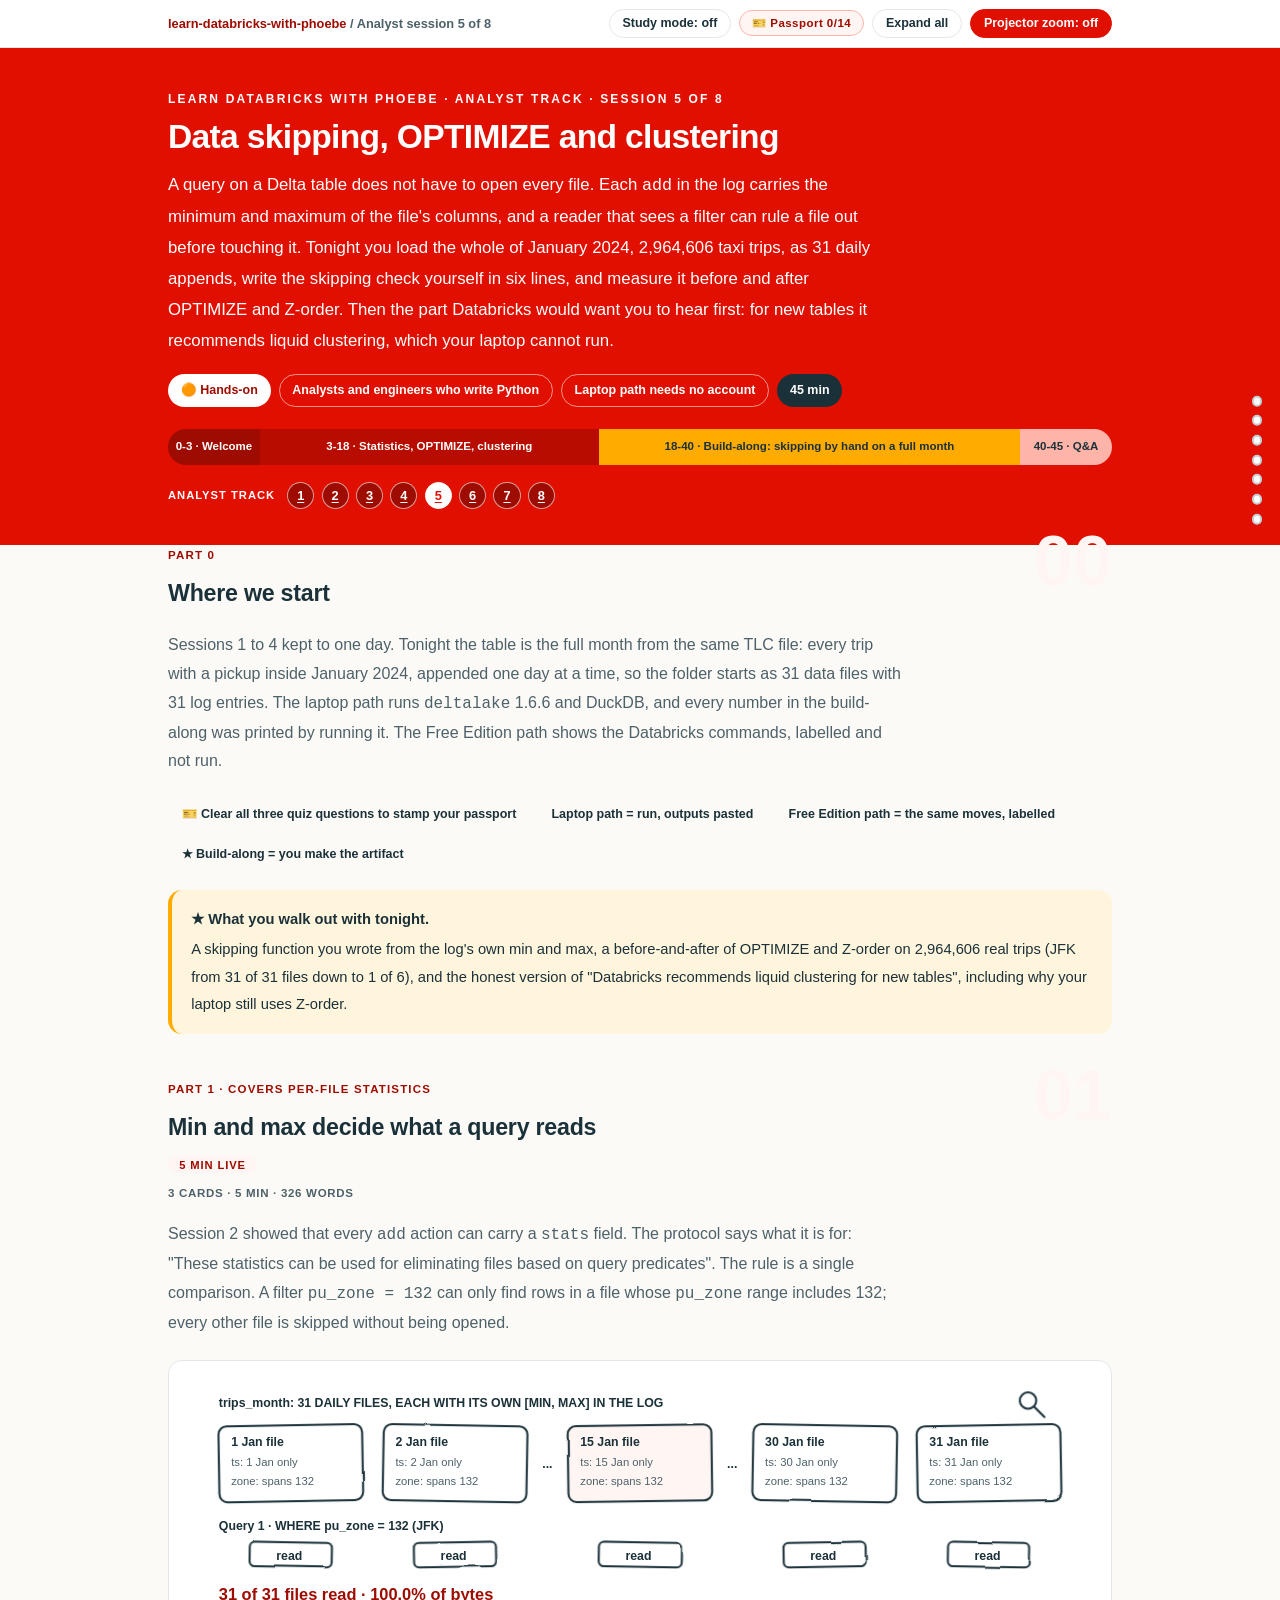
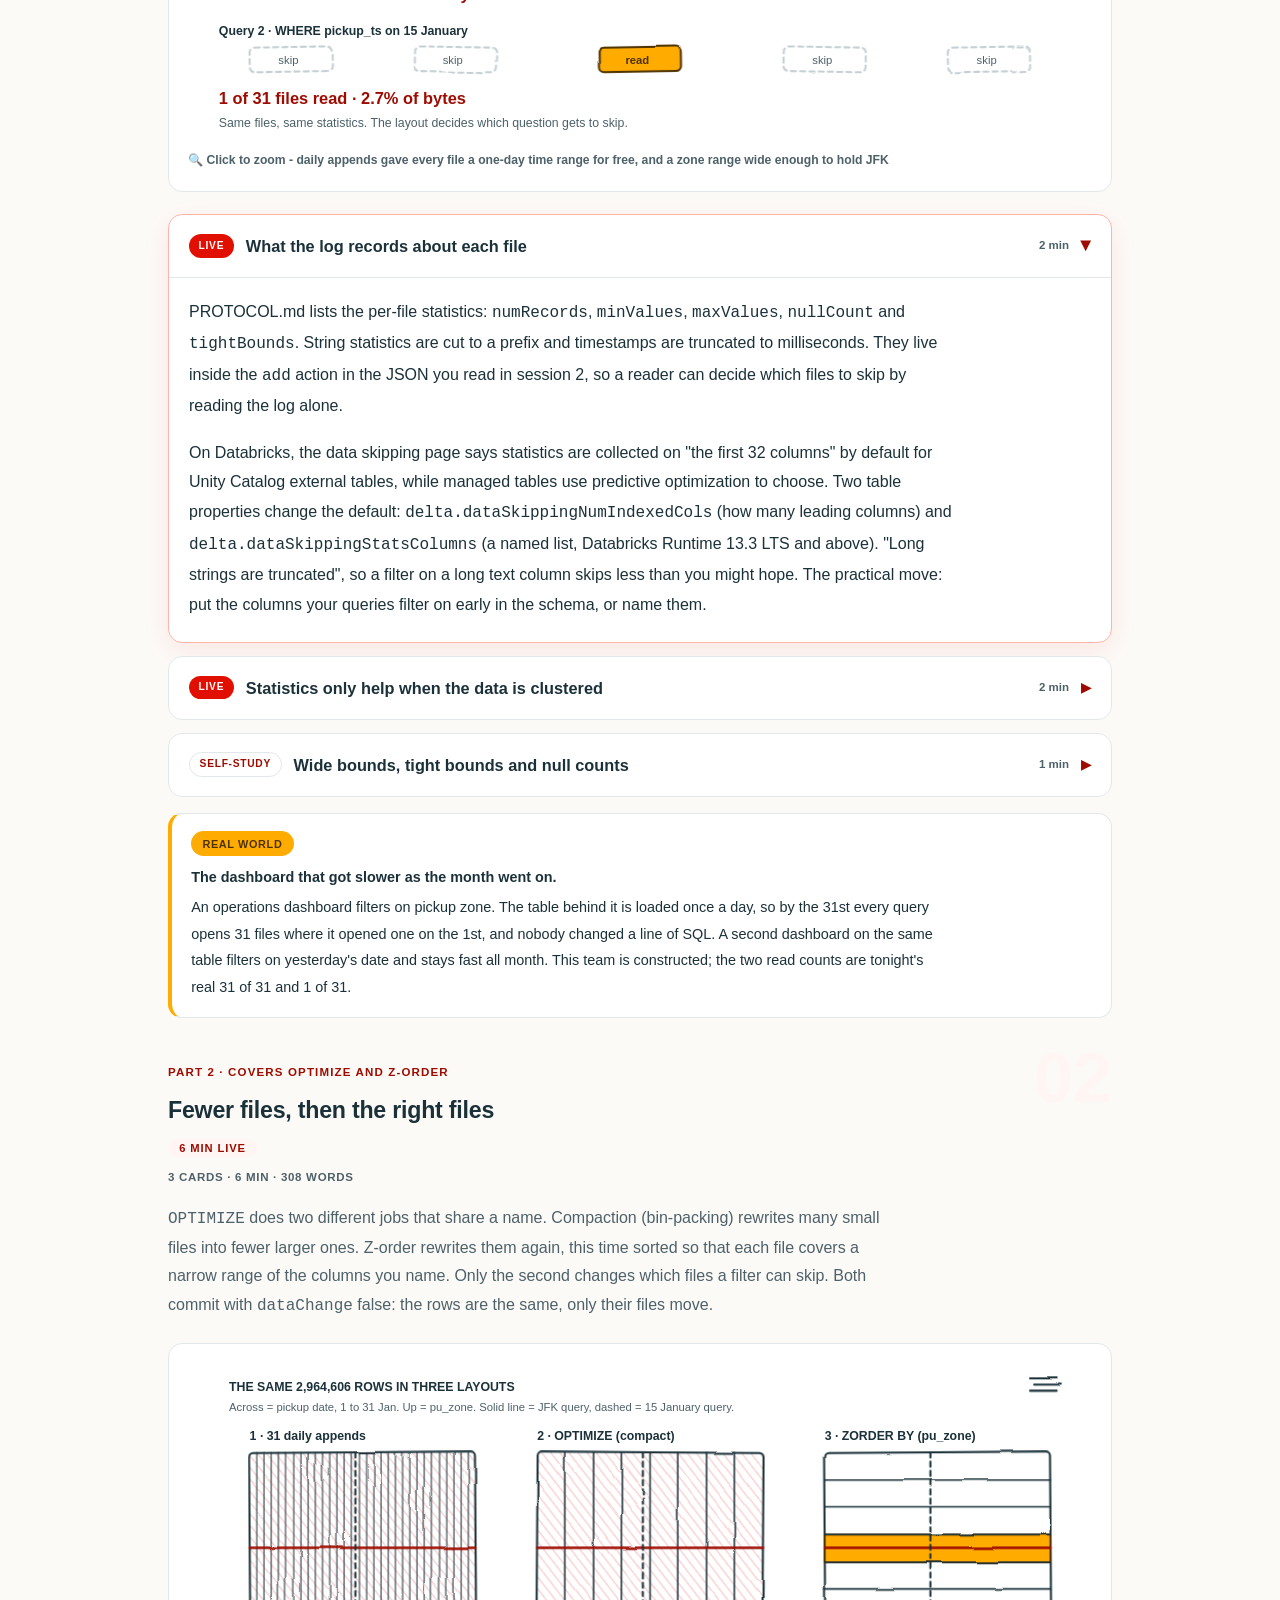
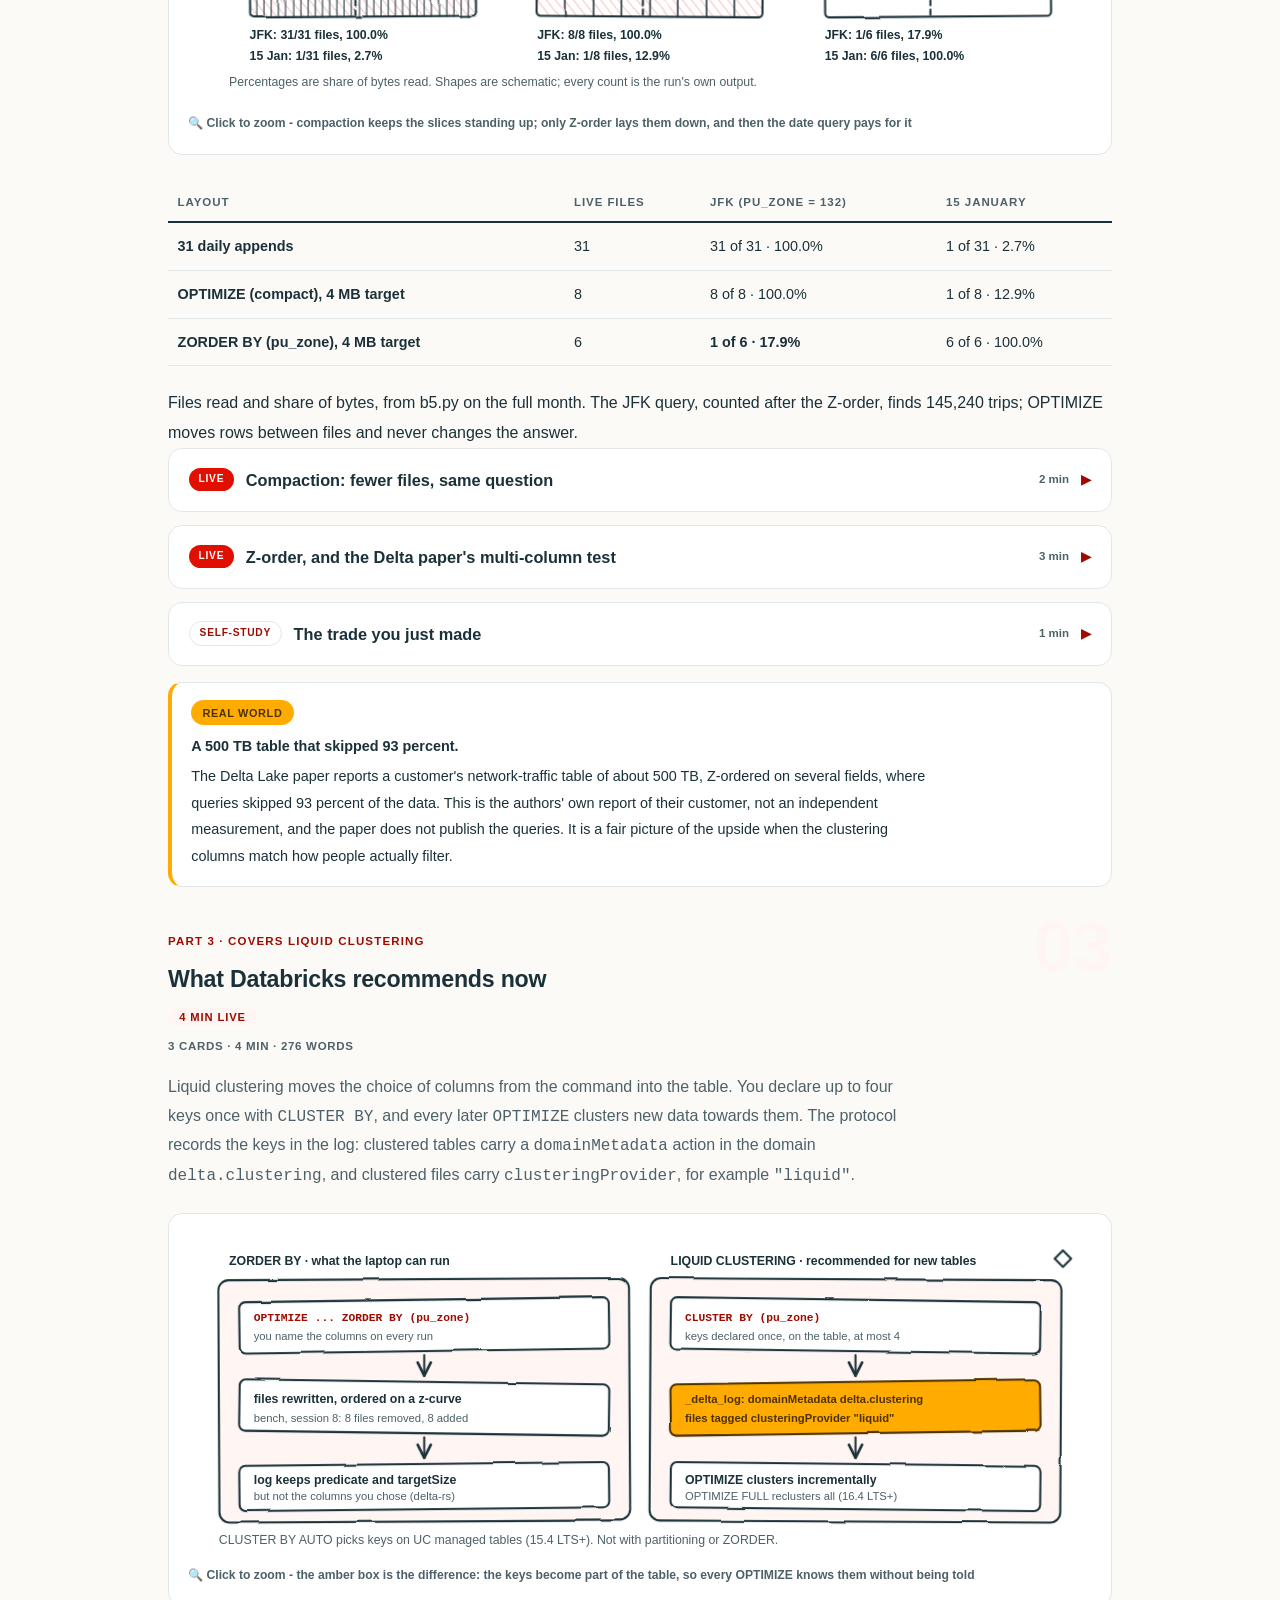
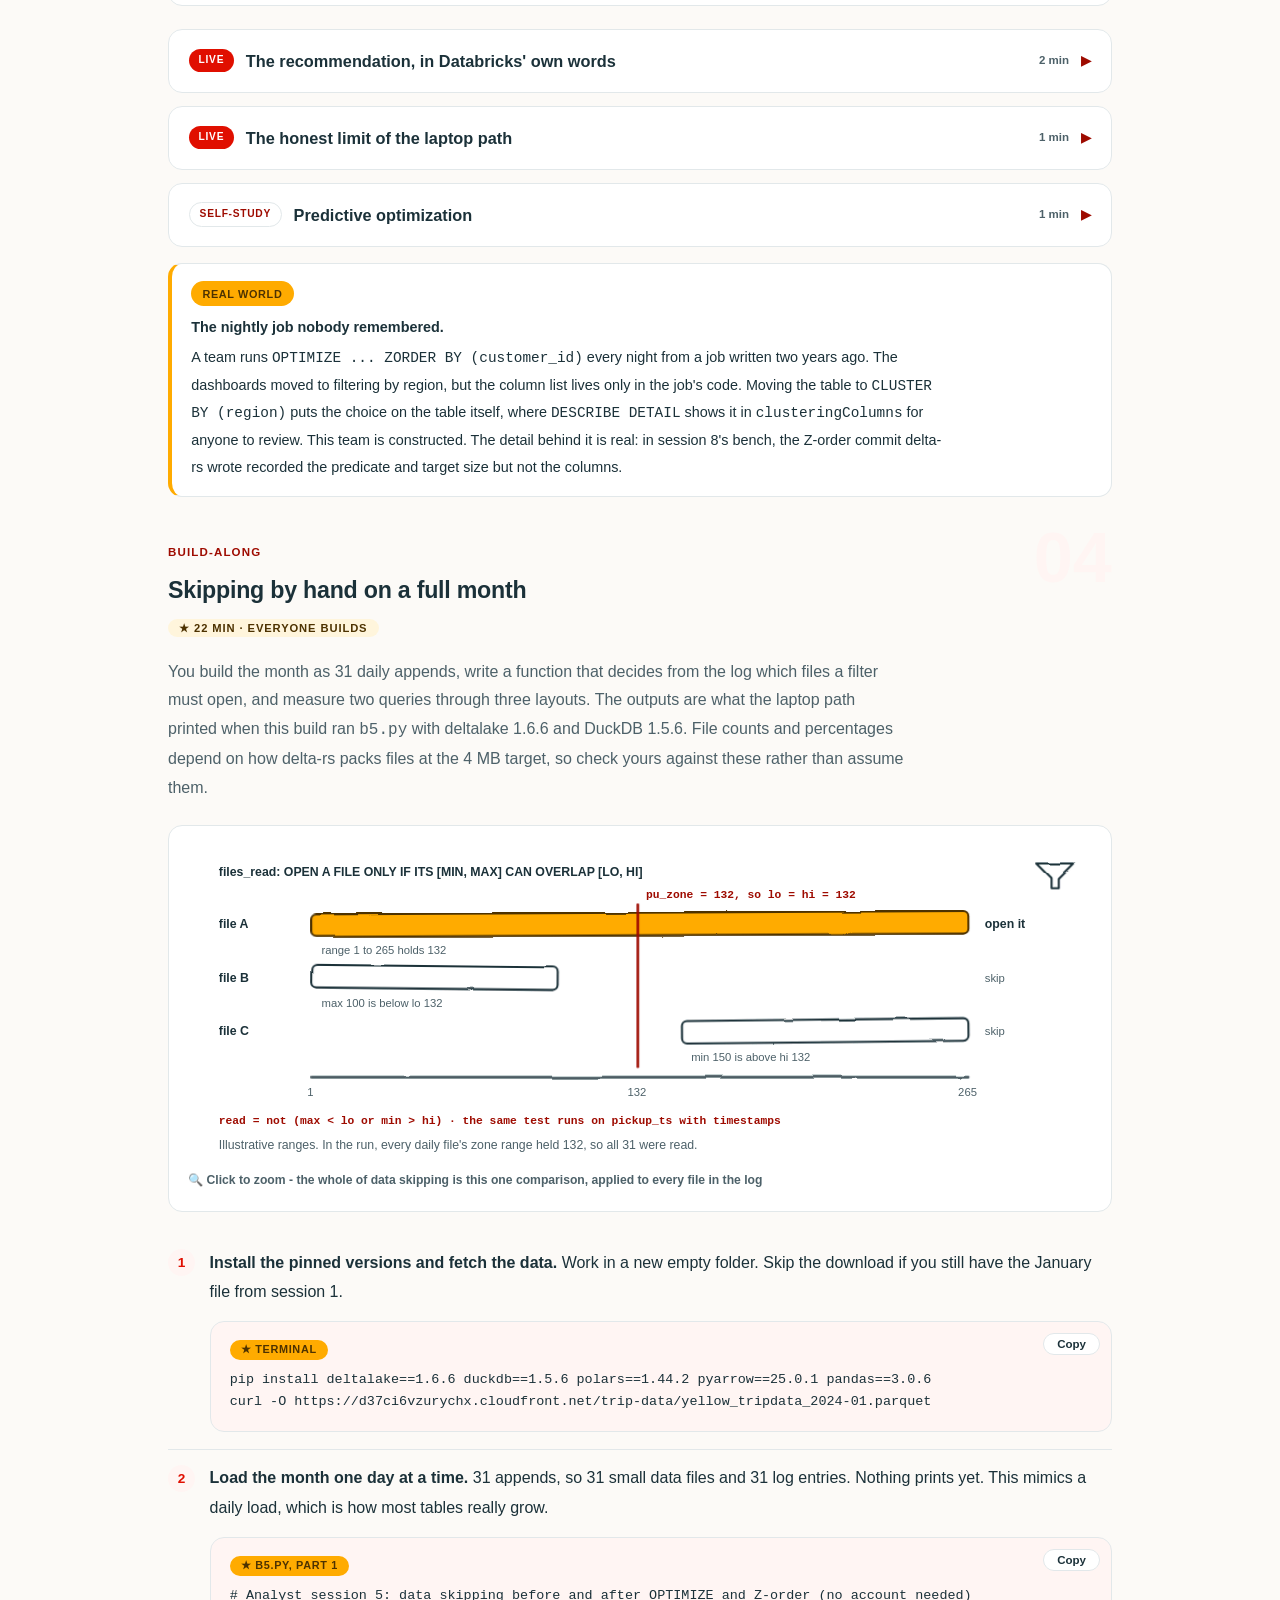
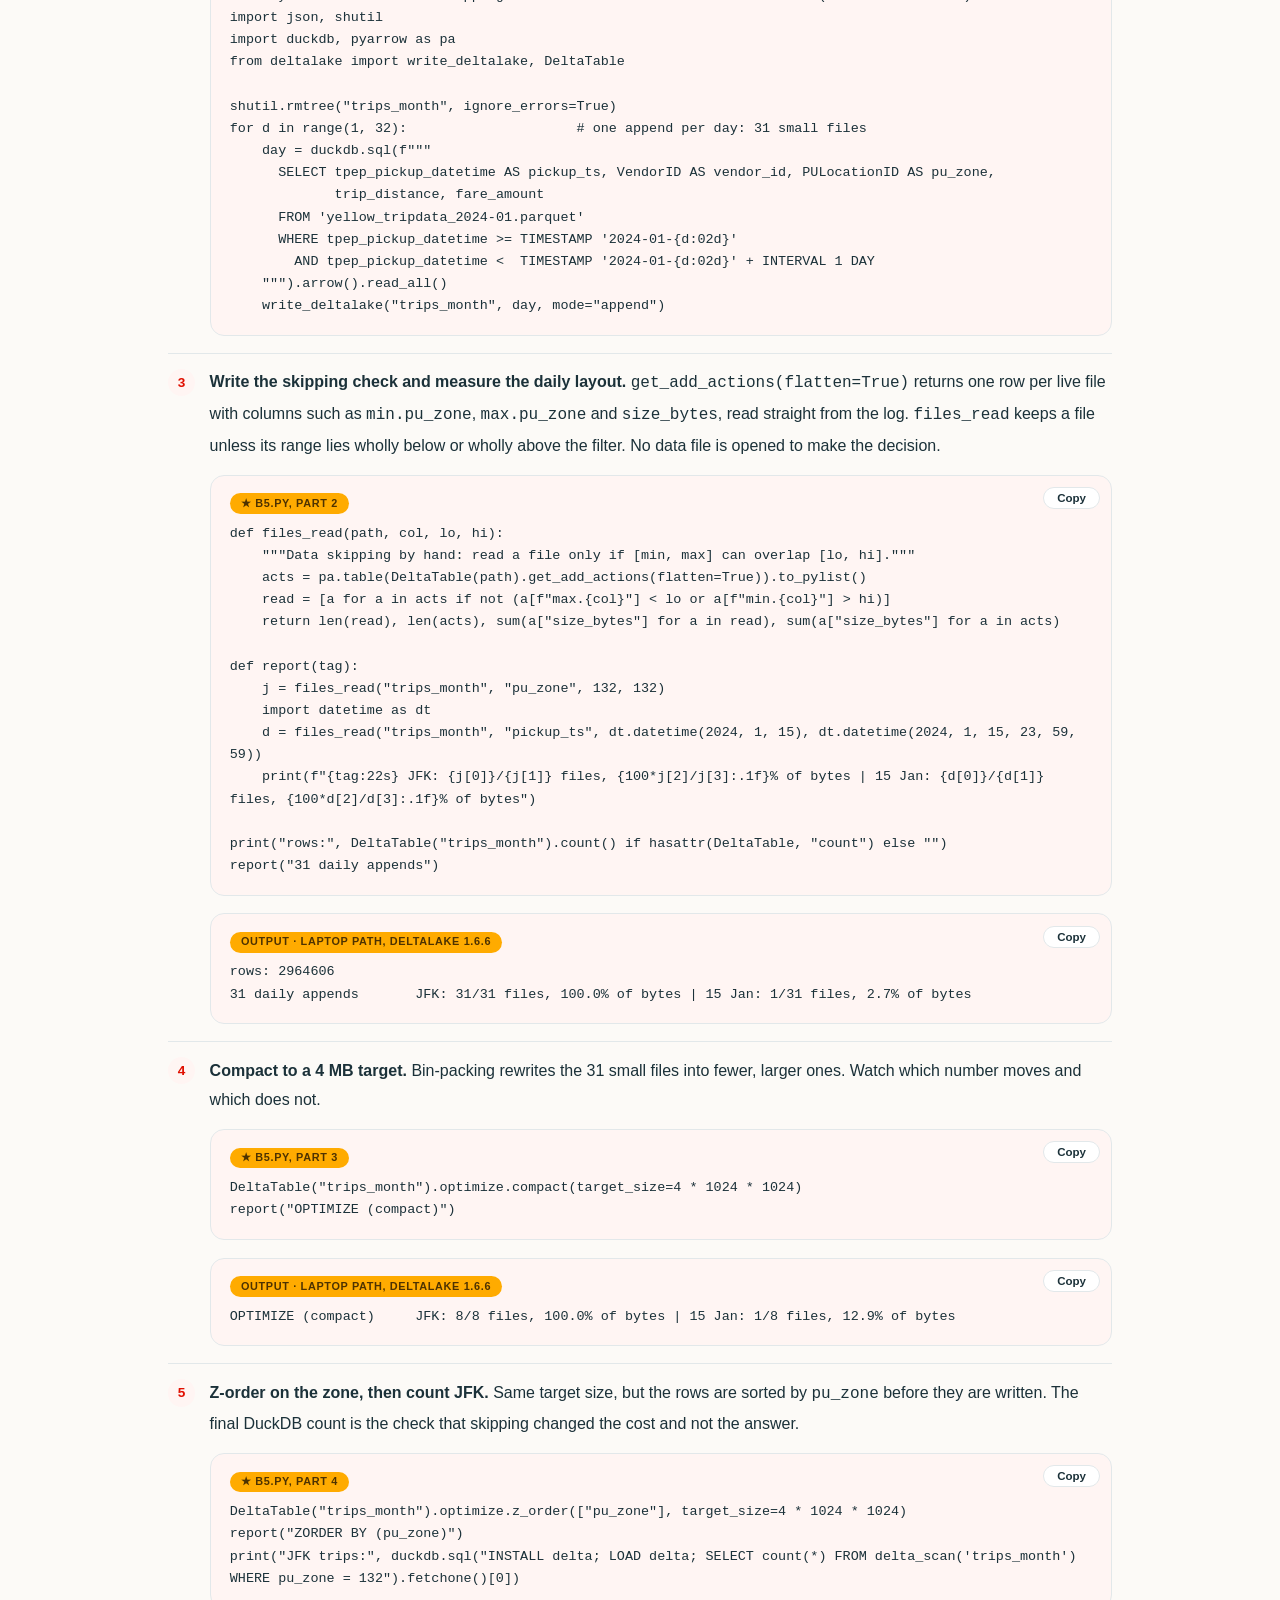
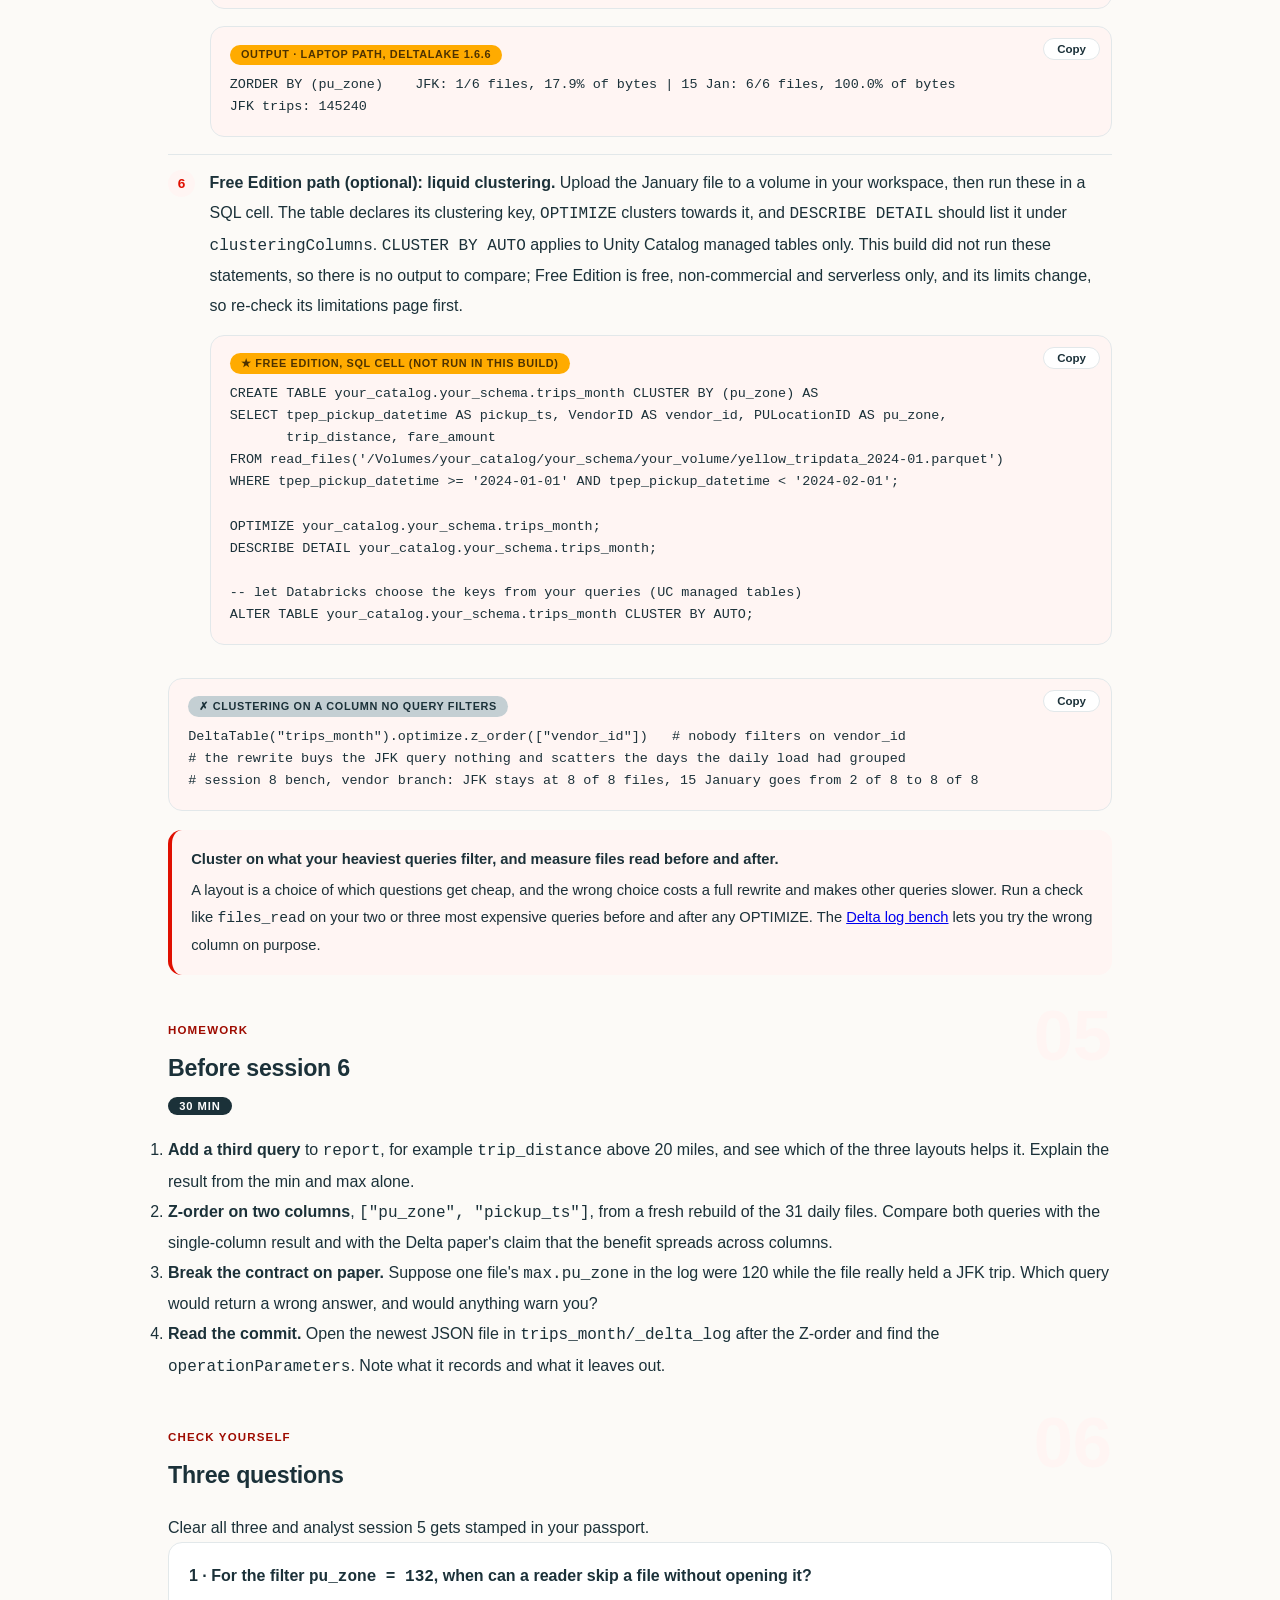
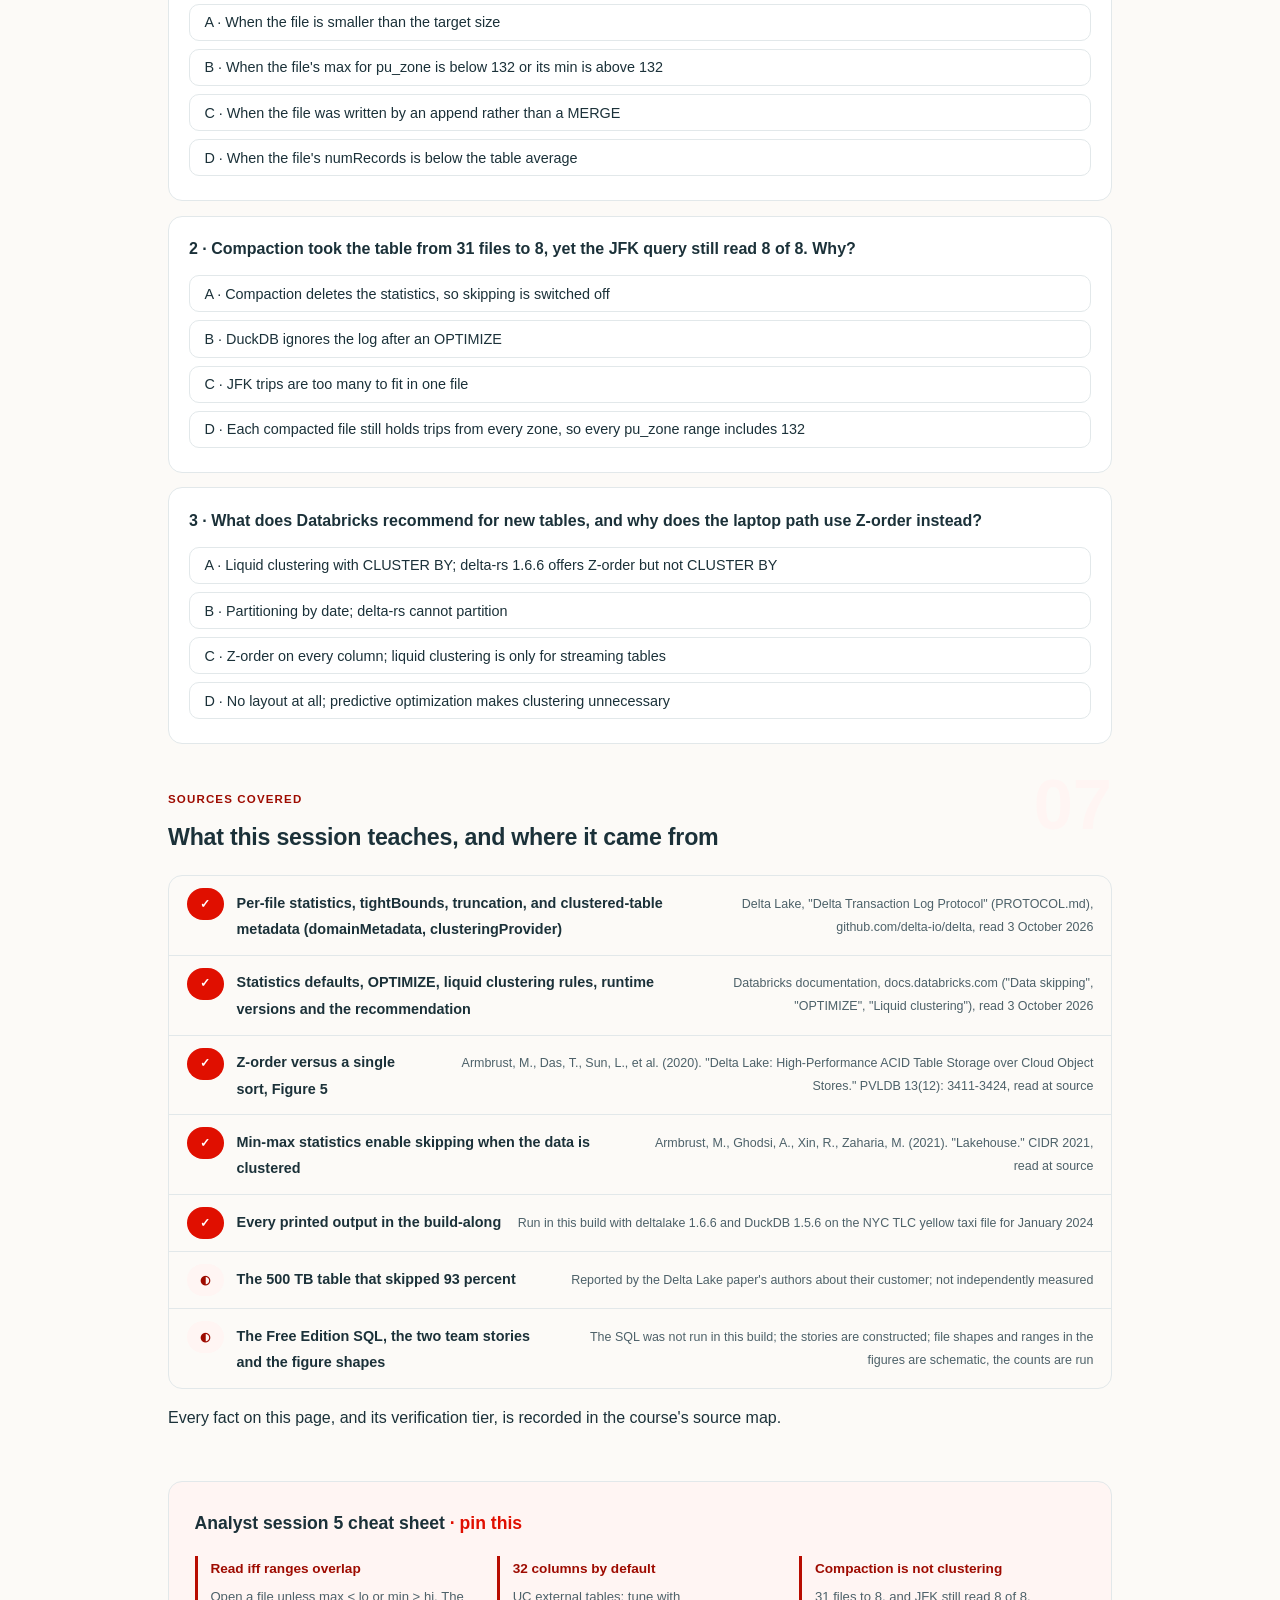
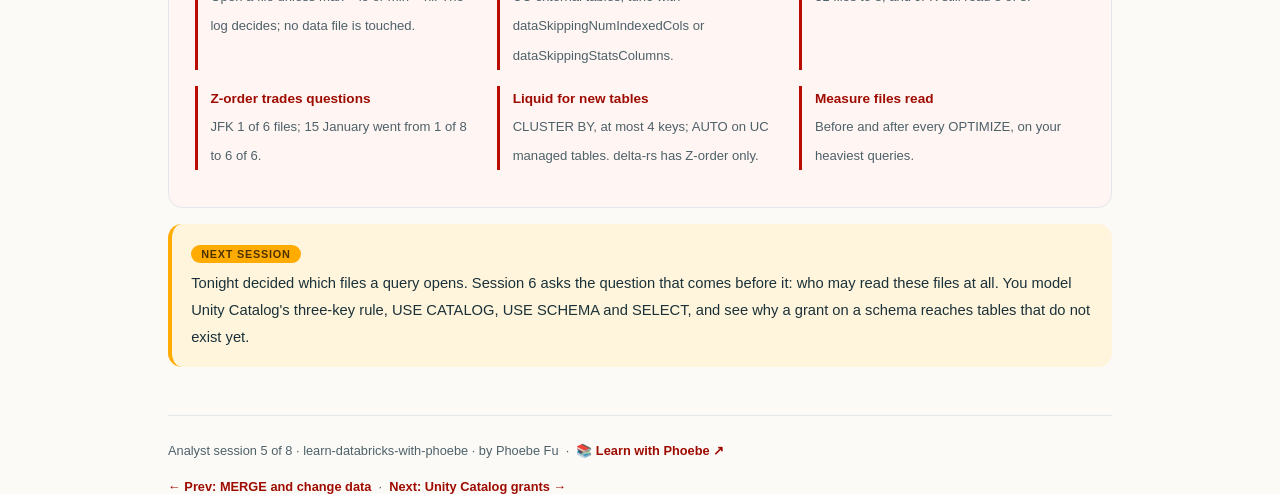
<file: courses/b5-data-skipping-and-clustering.html>
<!DOCTYPE html>
<html lang="en">
<head>
<meta charset="UTF-8">
<meta name="viewport" content="width=device-width, initial-scale=1.0">
<!-- social:start -->
<meta name="description" content="Analyst session 5 of 8. Load a whole month of NYC taxi trips, 2,964,606 rows, as 31 daily Delta files, compute data skipping by hand from the min and max in the log, then watch OPTIMIZE and Z-order change which question gets cheap. Plus the honest version of what Databricks recommends now: liquid clustering.">
<meta property="og:type" content="article">
<meta property="og:site_name" content="Learn with Phoebe">
<meta property="og:title" content="Data skipping, OPTIMIZE and clustering - learn databricks with phoebe">
<meta property="og:description" content="Analyst session 5 of 8. Min and max in the log decide which files a query opens. Z-order on pu_zone took the JFK query from 8 of 8 files to 1 of 6, and the 15 January query from 1 of 8 to 6 of 6.">
<meta property="og:url" content="https://phoebefu6.github.io/learn-databricks-with-phoebe/courses/b5-data-skipping-and-clustering.html">
<meta property="og:image" content="https://phoebefu6.github.io/learn-databricks-with-phoebe/assets/og-cover.png">
<meta property="og:image:width" content="1200">
<meta property="og:image:height" content="630">
<meta name="twitter:card" content="summary_large_image">
<meta name="twitter:title" content="Data skipping, OPTIMIZE and clustering - learn databricks with phoebe">
<meta name="twitter:description" content="Analyst session 5 of 8. Per-file min and max, OPTIMIZE, Z-order and liquid clustering, measured on a real month of taxi trips.">
<meta name="twitter:image" content="https://phoebefu6.github.io/learn-databricks-with-phoebe/assets/og-cover.png">
<!-- social:end -->
<title>Analyst session 5 · Data skipping, OPTIMIZE and clustering - learn databricks with phoebe</title>
<link rel="stylesheet" href="../assets/style.css?v=22">
</head>
<body>

<div class="toolbar">
  <div class="wrap">
    <span class="crumb"><a href="../index.html">learn-databricks-with-phoebe</a> / Analyst session 5 of 8</span>
    <button class="btn" id="toggle-all" type="button">Expand all</button>
    <button class="btn primary" id="zoom-toggle" type="button">Projector zoom: off</button>
  </div>
</div>

<header class="masthead">
  <div class="wrap">
    <div class="eyebrow">Learn Databricks with Phoebe · Analyst track · Session 5 of 8</div>
    <h1>Data skipping, OPTIMIZE and <span class="accent">clustering</span></h1>
    <p class="sub">A query on a Delta table does not have to open every file. Each <code>add</code> in the log carries the minimum and maximum of the file's columns, and a reader that sees a filter can rule a file out before touching it. Tonight you load the whole of January 2024, 2,964,606 taxi trips, as 31 daily appends, write the skipping check yourself in six lines, and measure it before and after OPTIMIZE and Z-order. Then the part Databricks would want you to hear first: for new tables it recommends liquid clustering, which your laptop cannot run.</p>
    <div class="chip-row">
      <span class="chip level">🟠 Hands-on</span>
      <span class="chip audience">Analysts and engineers who write Python</span>
      <span class="chip audience">Laptop path needs no account</span>
      <span class="chip time">45 min</span>
    </div>
    <div class="agenda">
      <span class="a1" style="flex:1">0-3 · Welcome</span>
      <span class="a2" style="flex:4">3-18 · Statistics, OPTIMIZE, clustering</span>
      <span class="a3" style="flex:5">18-40 · Build-along: skipping by hand on a full month</span>
      <span class="a4" style="flex:1">40-45 · Q&amp;A</span>
    </div>
  </div>
</header>

<main class="wrap">

  <section class="section" id="intro">
    <div class="section-kicker">
      <span class="klabel">Part 0</span>
      <h2>Where we start</h2>
    </div>
    <p class="lede">Sessions 1 to 4 kept to one day. Tonight the table is the full month from the same TLC file: every trip with a pickup inside January 2024, appended one day at a time, so the folder starts as 31 data files with 31 log entries. The laptop path runs <code>deltalake</code> 1.6.6 and DuckDB, and every number in the build-along was printed by running it. The Free Edition path shows the Databricks commands, labelled and not run.</p>

    <div class="legend">
      <span class="pill">🎫 Clear all three quiz questions to stamp your passport</span>
      <span class="pill">Laptop path = run, outputs pasted</span>
      <span class="pill">Free Edition path = the same moves, labelled</span>
      <span class="pill">★ Build-along = you make the artifact</span>
    </div>

    <div class="callout win">
      <p><strong>★ What you walk out with tonight.</strong> A skipping function you wrote from the log's own min and max, a before-and-after of OPTIMIZE and Z-order on 2,964,606 real trips (JFK from 31 of 31 files down to 1 of 6), and the honest version of "Databricks recommends liquid clustering for new tables", including why your laptop still uses Z-order.</p>
    </div>
  </section>

  <section class="section" id="part-1">
    <div class="section-kicker">
      <span class="klabel">Part 1 · covers per-file statistics</span>
      <h2>Min and max decide what a query reads</h2>
      <span class="tag concept">5 min live</span>
    </div>
    <p class="lede">Session 2 showed that every <code>add</code> action can carry a <code>stats</code> field. The protocol says what it is for: "These statistics can be used for eliminating files based on query predicates". The rule is a single comparison. A filter <code>pu_zone = 132</code> can only find rows in a file whose <code>pu_zone</code> range includes 132; every other file is skipped without being opened.</p>

    <figure class="zoomable">
      <svg viewBox="0 0 880 350" xmlns="http://www.w3.org/2000/svg" role="img" aria-label="Five of the 31 daily files, for 1, 2, 15, 30 and 31 January. Each file's pickup_ts range covers only its own day, while its pu_zone range is wide and includes 132. Query 1, pu_zone = 132 for JFK, must read every file: 31 of 31 files, 100.0 percent of bytes. Query 2, pickups on 15 January, reads only the 15 January file: 1 of 31 files, 2.7 percent of bytes.">
        <defs>
          <filter id="b5aSk" x="-3%" y="-3%" width="106%" height="106%"><feTurbulence type="fractalNoise" baseFrequency="0.02" numOctaves="2" seed="51" result="n"/><feDisplacementMap in="SourceGraphic" in2="n" scale="2.4" xChannelSelector="R" yChannelSelector="G"/></filter>
          <pattern id="b5aHc" patternUnits="userSpaceOnUse" width="7" height="7" patternTransform="rotate(-38)"><line x1="0" y1="0" x2="0" y2="7" stroke="#E00F00" stroke-width="1" opacity=".5"/></pattern>
          <marker id="b5aAr" viewBox="0 0 10 10" refX="9" refY="5" markerWidth="8" markerHeight="8" orient="auto"><path d="M1 1 L9 5 L1 9" fill="none" stroke="#1B3139" stroke-width="1.6" stroke-linecap="round"/></marker>
        </defs>
        <style>
          .b5aH { font: 800 12px Inter, sans-serif; fill: #1B3139; }
          .b5aL { font: 600 12px Inter, sans-serif; fill: #1B3139; }
          .b5aC { font: 600 11px ui-monospace, Menlo, monospace; fill: #9E0B00; }
          .b5aS { font: 400 11px Inter, sans-serif; fill: #4D6169; }
          .b5aB { font: 800 11px Inter, sans-serif; fill: #4D3200; }
          .b5aV { font: 800 16px Inter, sans-serif; fill: #9E0B00; }
          .b5aN { font: 400 12px Inter, sans-serif; fill: #4D6169; }
        </style>

        <text class="b5aH" x="30" y="26">trips_month: 31 DAILY FILES, EACH WITH ITS OWN [MIN, MAX] IN THE LOG</text>

        <g filter="url(#b5aSk)" fill="none" stroke="#1B3139" stroke-width="2" stroke-linecap="round" stroke-linejoin="round">
          <circle cx="818" cy="20" r="8"/>
          <path d="M824 26 L834 36"/>
          <rect x="30" y="44" width="140" height="74" rx="8" transform="rotate(-1 100 81)" fill="#FFFFFF"/>
          <rect x="190" y="44" width="140" height="74" rx="8" transform="rotate(1 260 81)" fill="#FFFFFF"/>
          <rect x="370" y="44" width="140" height="74" rx="8" transform="rotate(-0.8 440 81)" fill="#FFF5F3"/>
          <rect x="550" y="44" width="140" height="74" rx="8" transform="rotate(1 620 81)" fill="#FFFFFF"/>
          <rect x="710" y="44" width="140" height="74" rx="8" transform="rotate(-1 780 81)" fill="#FFFFFF"/>
          <rect x="60" y="158" width="80" height="24" rx="5" transform="rotate(1 100 170)" fill="#FFFFFF"/>
          <rect x="220" y="158" width="80" height="24" rx="5" transform="rotate(-1 260 170)" fill="#FFFFFF"/>
          <rect x="400" y="158" width="80" height="24" rx="5" transform="rotate(1 440 170)" fill="#FFFFFF"/>
          <rect x="580" y="158" width="80" height="24" rx="5" transform="rotate(-1 620 170)" fill="#FFFFFF"/>
          <rect x="740" y="158" width="80" height="24" rx="5" transform="rotate(1 780 170)" fill="#FFFFFF"/>
          <rect x="60" y="260" width="80" height="24" rx="5" transform="rotate(-1 100 272)" stroke="#C4CFD3" stroke-dasharray="5 4"/>
          <rect x="220" y="260" width="80" height="24" rx="5" transform="rotate(1 260 272)" stroke="#C4CFD3" stroke-dasharray="5 4"/>
          <rect x="400" y="260" width="80" height="24" rx="5" transform="rotate(-1 440 272)" fill="#FFAB00" stroke="#4D3200"/>
          <rect x="580" y="260" width="80" height="24" rx="5" transform="rotate(1 620 272)" stroke="#C4CFD3" stroke-dasharray="5 4"/>
          <rect x="740" y="260" width="80" height="24" rx="5" transform="rotate(-1 780 272)" stroke="#C4CFD3" stroke-dasharray="5 4"/>
        </g>

        <text class="b5aH" x="42" y="64">1 Jan file</text>
        <text class="b5aS" x="42" y="84">ts: 1 Jan only</text>
        <text class="b5aS" x="42" y="102">zone: spans 132</text>
        <text class="b5aH" x="202" y="64">2 Jan file</text>
        <text class="b5aS" x="202" y="84">ts: 2 Jan only</text>
        <text class="b5aS" x="202" y="102">zone: spans 132</text>
        <text class="b5aH" x="345" y="86">...</text>
        <text class="b5aH" x="382" y="64">15 Jan file</text>
        <text class="b5aS" x="382" y="84">ts: 15 Jan only</text>
        <text class="b5aS" x="382" y="102">zone: spans 132</text>
        <text class="b5aH" x="525" y="86">...</text>
        <text class="b5aH" x="562" y="64">30 Jan file</text>
        <text class="b5aS" x="562" y="84">ts: 30 Jan only</text>
        <text class="b5aS" x="562" y="102">zone: spans 132</text>
        <text class="b5aH" x="722" y="64">31 Jan file</text>
        <text class="b5aS" x="722" y="84">ts: 31 Jan only</text>
        <text class="b5aS" x="722" y="102">zone: spans 132</text>

        <text class="b5aH" x="30" y="146">Query 1 · WHERE pu_zone = 132 (JFK)</text>
        <text class="b5aL" x="86" y="175">read</text>
        <text class="b5aL" x="246" y="175">read</text>
        <text class="b5aL" x="426" y="175">read</text>
        <text class="b5aL" x="606" y="175">read</text>
        <text class="b5aL" x="766" y="175">read</text>
        <text class="b5aV" x="30" y="214">31 of 31 files read · 100.0% of bytes</text>

        <text class="b5aH" x="30" y="248">Query 2 · WHERE pickup_ts on 15 January</text>
        <text class="b5aS" x="88" y="277">skip</text>
        <text class="b5aS" x="248" y="277">skip</text>
        <text class="b5aB" x="426" y="277">read</text>
        <text class="b5aS" x="608" y="277">skip</text>
        <text class="b5aS" x="768" y="277">skip</text>
        <text class="b5aV" x="30" y="316">1 of 31 files read · 2.7% of bytes</text>

        <text class="b5aN" x="30" y="338">Same files, same statistics. The layout decides which question gets to skip.</text>
      </svg>
      <figcaption>🔍 Click to zoom - daily appends gave every file a one-day time range for free, and a zone range wide enough to hold JFK</figcaption>
    </figure>

    <details class="card" open>
      <summary><span class="mode live">Live</span>What the log records about each file<span class="mini">2 min</span><span class="caret">▶</span></summary>
      <div class="body">
        <p>PROTOCOL.md lists the per-file statistics: <code>numRecords</code>, <code>minValues</code>, <code>maxValues</code>, <code>nullCount</code> and <code>tightBounds</code>. String statistics are cut to a prefix and timestamps are truncated to milliseconds. They live inside the <code>add</code> action in the JSON you read in session 2, so a reader can decide which files to skip by reading the log alone.</p>
        <p>On Databricks, the data skipping page says statistics are collected on "the first 32 columns" by default for Unity Catalog external tables, while managed tables use predictive optimization to choose. Two table properties change the default: <code>delta.dataSkippingNumIndexedCols</code> (how many leading columns) and <code>delta.dataSkippingStatsColumns</code> (a named list, Databricks Runtime 13.3 LTS and above). "Long strings are truncated", so a filter on a long text column skips less than you might hope. The practical move: put the columns your queries filter on early in the schema, or name them.</p>
      </div>
    </details>

    <details class="card">
      <summary><span class="mode live">Live</span>Statistics only help when the data is clustered<span class="mini">2 min</span><span class="caret">▶</span></summary>
      <div class="body">
        <p>The CIDR 2021 lakehouse paper names min-max statistics as auxiliary data "which enables data skipping optimizations when the base data is clustered". The last four words carry the whole session. In the figure, every daily file holds trips from all over the city, so its <code>pu_zone</code> range is wide and includes 132; the statistics are correct and useless for that query. The same files have narrow time ranges, because the loading pattern grouped trips by day. Statistics report the layout; they cannot fix it.</p>
      </div>
    </details>

    <details class="card">
      <summary><span class="mode self">Self-study</span>Wide bounds, tight bounds and null counts<span class="mini">1 min</span><span class="caret">▶</span></summary>
      <div class="body">
        <p>The <code>tightBounds</code> field says whether a file's min and max are exact. Bounds that are wider than the real data are still safe: they can only make a reader open a file it did not need, never skip a file that held a match. That asymmetry is the contract. A reader may over-read; it must never under-read. <code>nullCount</code> works the same way: a file whose count shows no nulls in a column can be skipped by an <code>IS NULL</code> filter on it. Session 8's bench has a button that deals the statistics to the wrong files, which is what an under-read looks like.</p>
      </div>
    </details>

    <div class="callout example">
      <span class="ex-pill">Real world</span>
      <p><strong>The dashboard that got slower as the month went on.</strong> An operations dashboard filters on pickup zone. The table behind it is loaded once a day, so by the 31st every query opens 31 files where it opened one on the 1st, and nobody changed a line of SQL. A second dashboard on the same table filters on yesterday's date and stays fast all month. This team is constructed; the two read counts are tonight's real 31 of 31 and 1 of 31.</p>
    </div>
  </section>

  <section class="section" id="part-2">
    <div class="section-kicker">
      <span class="klabel">Part 2 · covers OPTIMIZE and Z-order</span>
      <h2>Fewer files, then the right files</h2>
      <span class="tag concept">6 min live</span>
    </div>
    <p class="lede"><code>OPTIMIZE</code> does two different jobs that share a name. Compaction (bin-packing) rewrites many small files into fewer larger ones. Z-order rewrites them again, this time sorted so that each file covers a narrow range of the columns you name. Only the second changes which files a filter can skip. Both commit with <code>dataChange</code> false: the rows are the same, only their files move.</p>

    <figure class="zoomable">
      <svg viewBox="0 0 880 330" xmlns="http://www.w3.org/2000/svg" role="img" aria-label="Three layouts of the same 2,964,606 rows drawn as files in a grid of pickup date across and pu_zone up. Daily appends: 31 vertical slices; JFK reads 31 of 31 files, 100.0 percent of bytes; 15 January reads 1 of 31, 2.7 percent. OPTIMIZE compact: 8 vertical slices; JFK 8 of 8, 100.0 percent; 15 January 1 of 8, 12.9 percent. ZORDER BY pu_zone: 6 horizontal slabs; JFK 1 of 6, 17.9 percent; 15 January 6 of 6, 100.0 percent.">
        <defs>
          <filter id="b5bSk" x="-3%" y="-3%" width="106%" height="106%"><feTurbulence type="fractalNoise" baseFrequency="0.02" numOctaves="2" seed="53" result="n"/><feDisplacementMap in="SourceGraphic" in2="n" scale="2.4" xChannelSelector="R" yChannelSelector="G"/></filter>
          <pattern id="b5bHc" patternUnits="userSpaceOnUse" width="7" height="7" patternTransform="rotate(-38)"><line x1="0" y1="0" x2="0" y2="7" stroke="#E00F00" stroke-width="1" opacity=".5"/></pattern>
          <marker id="b5bAr" viewBox="0 0 10 10" refX="9" refY="5" markerWidth="8" markerHeight="8" orient="auto"><path d="M1 1 L9 5 L1 9" fill="none" stroke="#1B3139" stroke-width="1.6" stroke-linecap="round"/></marker>
        </defs>
        <style>
          .b5bH { font: 800 12px Inter, sans-serif; fill: #1B3139; }
          .b5bL { font: 600 12px Inter, sans-serif; fill: #1B3139; }
          .b5bS { font: 400 11px Inter, sans-serif; fill: #4D6169; }
          .b5bN { font: 400 12px Inter, sans-serif; fill: #4D6169; }
        </style>

        <text class="b5bH" x="40" y="26">THE SAME 2,964,606 ROWS IN THREE LAYOUTS</text>
        <text class="b5bS" x="40" y="46">Across = pickup date, 1 to 31 Jan. Up = pu_zone. Solid line = JFK query, dashed = 15 January query.</text>
        <text class="b5bH" x="60" y="74">1 · 31 daily appends</text>
        <text class="b5bH" x="340" y="74">2 · OPTIMIZE (compact)</text>
        <text class="b5bH" x="620" y="74">3 · ZORDER BY (pu_zone)</text>

        <g filter="url(#b5bSk)" fill="none" stroke="#1B3139" stroke-width="2" stroke-linecap="round" stroke-linejoin="round">
          <path d="M820 14 L846 14 M824 20 L850 20 M820 26 L846 26"/>
          <rect x="60" y="86" width="220" height="160" rx="4" transform="rotate(-0.4 170 166)" fill="url(#b5bHc)"/>
          <rect x="340" y="86" width="220" height="160" rx="4" transform="rotate(0.4 450 166)" fill="url(#b5bHc)"/>
          <rect x="620" y="86" width="220" height="160" rx="4" transform="rotate(-0.4 730 166)" fill="#FFFFFF"/>
          <rect x="620" y="166" width="220" height="27" fill="#FFAB00" stroke="#4D3200"/>
          <path stroke-width="1" d="M67 86 V246 M74 86 V246 M81 86 V246 M88 86 V246 M95 86 V246 M103 86 V246 M110 86 V246 M117 86 V246 M124 86 V246 M131 86 V246 M138 86 V246 M145 86 V246 M152 86 V246 M159 86 V246 M167 86 V246 M174 86 V246 M181 86 V246 M188 86 V246 M195 86 V246 M202 86 V246 M209 86 V246 M216 86 V246 M223 86 V246 M230 86 V246 M237 86 V246 M245 86 V246 M252 86 V246 M259 86 V246 M266 86 V246 M273 86 V246"/>
          <path stroke-width="1.5" d="M367 86 V246 M395 86 V246 M422 86 V246 M450 86 V246 M477 86 V246 M505 86 V246 M532 86 V246"/>
          <path stroke-width="1.5" d="M620 113 H840 M620 139 H840 M620 166 H840 M620 193 H840 M620 219 H840"/>
          <path stroke="#9E0B00" stroke-width="2.5" d="M60 179 H280 M340 179 H560 M620 179 H840"/>
          <path stroke-dasharray="5 4" d="M163 86 V246 M443 86 V246 M723 86 V246"/>
        </g>

        <text class="b5bL" x="60" y="268">JFK: 31/31 files, 100.0%</text>
        <text class="b5bL" x="60" y="288">15 Jan: 1/31 files, 2.7%</text>
        <text class="b5bL" x="340" y="268">JFK: 8/8 files, 100.0%</text>
        <text class="b5bL" x="340" y="288">15 Jan: 1/8 files, 12.9%</text>
        <text class="b5bL" x="620" y="268">JFK: 1/6 files, 17.9%</text>
        <text class="b5bL" x="620" y="288">15 Jan: 6/6 files, 100.0%</text>

        <text class="b5bN" x="40" y="314">Percentages are share of bytes read. Shapes are schematic; every count is the run's own output.</text>
      </svg>
      <figcaption>🔍 Click to zoom - compaction keeps the slices standing up; only Z-order lays them down, and then the date query pays for it</figcaption>
    </figure>

    <table class="clean">
      <tr><th>Layout</th><th>Live files</th><th>JFK (pu_zone = 132)</th><th>15 January</th></tr>
      <tr><td>31 daily appends</td><td>31</td><td>31 of 31 · 100.0%</td><td>1 of 31 · 2.7%</td></tr>
      <tr><td>OPTIMIZE (compact), 4 MB target</td><td>8</td><td>8 of 8 · 100.0%</td><td>1 of 8 · 12.9%</td></tr>
      <tr><td><strong>ZORDER BY (pu_zone), 4 MB target</strong></td><td>6</td><td><strong>1 of 6 · 17.9%</strong></td><td>6 of 6 · 100.0%</td></tr>
    </table>
    <p class="mono" style="margin-top:6px">Files read and share of bytes, from b5.py on the full month. The JFK query, counted after the Z-order, finds 145,240 trips; OPTIMIZE moves rows between files and never changes the answer.</p>

    <details class="card">
      <summary><span class="mode live">Live</span>Compaction: fewer files, same question<span class="mini">2 min</span><span class="caret">▶</span></summary>
      <div class="body">
        <p>The Databricks OPTIMIZE page describes bin-packing as idempotent: run it twice on the same data and the second run does nothing. It is the cure for many small files, and tonight it took 31 files to 8. It did nothing for JFK, which went from 31 of 31 to 8 of 8, still every byte. Each compacted file now covers a few days, so it still holds trips from every zone. The date query even got relatively worse: one file still, but a bigger one, 12.9 percent of the bytes instead of 2.7. Compaction is housekeeping, not clustering.</p>
      </div>
    </details>

    <details class="card">
      <summary><span class="mode live">Live</span>Z-order, and the Delta paper's multi-column test<span class="mini">3 min</span><span class="caret">▶</span></summary>
      <div class="body">
        <p>Z-order sorts rows along a space-filling curve before writing, so each output file covers a narrow range of the chosen columns. With one column it is simply a sort, and JFK's trips land in one file of six: 17.9 percent of the bytes.</p>
        <p>The point of the curve is several columns at once. The Delta Lake paper (Armbrust, Das, Sun, et al., PVLDB 2020, Figure 5) tested 100 Parquet objects with four uniformly random fields. A global sort on one of them let that field skip 99 percent of objects and the other three skip 0 percent. Z-order on all four skipped 67, 60, 47 and 44 percent, at least 43 percent on every field and 54 percent on average, against 25 percent for the single sort. Z-order spreads the benefit; it does not give any one column the full 99.</p>
      </div>
    </details>

    <details class="card">
      <summary><span class="mode self">Self-study</span>The trade you just made<span class="mini">1 min</span><span class="caret">▶</span></summary>
      <div class="body">
        <p>Sorting by zone scattered the days across every file. The 15 January query went from 1 of 8 files to 6 of 6. Nothing broke and no answer changed; the rows found are identical. What changed is which question is cheap. Session 8's bench shows the same pattern on a smaller sample, and adds the version where you cluster on a column nobody filters and lose on both questions.</p>
      </div>
    </details>

    <div class="callout example">
      <span class="ex-pill">Real world</span>
      <p><strong>A 500 TB table that skipped 93 percent.</strong> The Delta Lake paper reports a customer's network-traffic table of about 500 TB, Z-ordered on several fields, where queries skipped 93 percent of the data. This is the authors' own report of their customer, not an independent measurement, and the paper does not publish the queries. It is a fair picture of the upside when the clustering columns match how people actually filter.</p>
    </div>
  </section>

  <section class="section" id="part-3">
    <div class="section-kicker">
      <span class="klabel">Part 3 · covers liquid clustering</span>
      <h2>What Databricks recommends now</h2>
      <span class="tag concept">4 min live</span>
    </div>
    <p class="lede">Liquid clustering moves the choice of columns from the command into the table. You declare up to four keys once with <code>CLUSTER BY</code>, and every later <code>OPTIMIZE</code> clusters new data towards them. The protocol records the keys in the log: clustered tables carry a <code>domainMetadata</code> action in the domain <code>delta.clustering</code>, and clustered files carry <code>clusteringProvider</code>, for example <code>"liquid"</code>.</p>

    <figure class="zoomable">
      <svg viewBox="0 0 880 312" xmlns="http://www.w3.org/2000/svg" role="img" aria-label="Where the clustering columns live. Left, ZORDER BY: you name the columns in every OPTIMIZE command; the files are rewritten in z-order; the log records the predicate and target size but not the columns. Right, liquid clustering: CLUSTER BY declares up to four keys on the table; the log stores them in domainMetadata delta.clustering and tags files with clusteringProvider liquid; OPTIMIZE reads the keys and clusters incrementally, OPTIMIZE FULL reclusters all.">
        <defs>
          <filter id="b5cSk" x="-3%" y="-3%" width="106%" height="106%"><feTurbulence type="fractalNoise" baseFrequency="0.02" numOctaves="2" seed="57" result="n"/><feDisplacementMap in="SourceGraphic" in2="n" scale="2.4" xChannelSelector="R" yChannelSelector="G"/></filter>
          <pattern id="b5cHc" patternUnits="userSpaceOnUse" width="7" height="7" patternTransform="rotate(-38)"><line x1="0" y1="0" x2="0" y2="7" stroke="#E00F00" stroke-width="1" opacity=".5"/></pattern>
          <marker id="b5cAr" viewBox="0 0 10 10" refX="9" refY="5" markerWidth="8" markerHeight="8" orient="auto"><path d="M1 1 L9 5 L1 9" fill="none" stroke="#1B3139" stroke-width="1.6" stroke-linecap="round"/></marker>
        </defs>
        <style>
          .b5cH { font: 800 12px Inter, sans-serif; fill: #1B3139; }
          .b5cL { font: 600 12px Inter, sans-serif; fill: #1B3139; }
          .b5cC { font: 600 11px ui-monospace, Menlo, monospace; fill: #9E0B00; }
          .b5cS { font: 400 11px Inter, sans-serif; fill: #4D6169; }
          .b5cB { font: 800 11px Inter, sans-serif; fill: #4D3200; }
          .b5cN { font: 400 12px Inter, sans-serif; fill: #4D6169; }
        </style>

        <text class="b5cH" x="40" y="30">ZORDER BY · what the laptop can run</text>
        <text class="b5cH" x="470" y="30">LIQUID CLUSTERING · recommended for new tables</text>

        <g filter="url(#b5cSk)" fill="none" stroke="#1B3139" stroke-width="2" stroke-linecap="round" stroke-linejoin="round">
          <path d="M852 16 L860 24 L852 32 L844 24 Z"/>
          <rect x="30" y="44" width="400" height="236" rx="10" transform="rotate(-0.3 230 162)" fill="#FFF5F3"/>
          <rect x="450" y="44" width="400" height="236" rx="10" transform="rotate(0.3 650 162)" fill="#FFF5F3"/>
          <rect x="50" y="64" width="360" height="50" rx="6" transform="rotate(-0.8 230 89)" fill="#FFFFFF"/>
          <rect x="50" y="144" width="360" height="50" rx="6" transform="rotate(0.8 230 169)" fill="#FFFFFF"/>
          <rect x="50" y="224" width="360" height="44" rx="6" transform="rotate(-0.6 230 246)" fill="#FFFFFF"/>
          <path d="M230 118 L230 138" marker-end="url(#b5cAr)"/>
          <path d="M230 198 L230 218" marker-end="url(#b5cAr)"/>
          <rect x="470" y="64" width="360" height="50" rx="6" transform="rotate(0.8 650 89)" fill="#FFFFFF"/>
          <rect x="470" y="144" width="360" height="50" rx="6" transform="rotate(-0.8 650 169)" fill="#FFAB00" stroke="#4D3200"/>
          <rect x="470" y="224" width="360" height="44" rx="6" transform="rotate(0.6 650 246)" fill="#FFFFFF"/>
          <path d="M650 118 L650 138" marker-end="url(#b5cAr)"/>
          <path d="M650 198 L650 218" marker-end="url(#b5cAr)"/>
        </g>

        <text class="b5cC" x="64" y="85">OPTIMIZE ... ZORDER BY (pu_zone)</text>
        <text class="b5cS" x="64" y="103">you name the columns on every run</text>
        <text class="b5cL" x="64" y="165">files rewritten, ordered on a z-curve</text>
        <text class="b5cS" x="64" y="183">bench, session 8: 8 files removed, 8 added</text>
        <text class="b5cL" x="64" y="243">log keeps predicate and targetSize</text>
        <text class="b5cS" x="64" y="259">but not the columns you chose (delta-rs)</text>

        <text class="b5cC" x="484" y="85">CLUSTER BY (pu_zone)</text>
        <text class="b5cS" x="484" y="103">keys declared once, on the table, at most 4</text>
        <text class="b5cB" x="484" y="165">_delta_log: domainMetadata delta.clustering</text>
        <text class="b5cB" x="484" y="183">files tagged clusteringProvider "liquid"</text>
        <text class="b5cL" x="484" y="243">OPTIMIZE clusters incrementally</text>
        <text class="b5cS" x="484" y="259">OPTIMIZE FULL reclusters all (16.4 LTS+)</text>

        <text class="b5cN" x="30" y="302">CLUSTER BY AUTO picks keys on UC managed tables (15.4 LTS+). Not with partitioning or ZORDER.</text>
      </svg>
      <figcaption>🔍 Click to zoom - the amber box is the difference: the keys become part of the table, so every OPTIMIZE knows them without being told</figcaption>
    </figure>

    <details class="card">
      <summary><span class="mode live">Live</span>The recommendation, in Databricks' own words<span class="mini">2 min</span><span class="caret">▶</span></summary>
      <div class="body">
        <p>The liquid clustering page says: "Databricks recommends liquid clustering for all new tables, including streaming tables and materialized views". The OPTIMIZE page goes further and recommends it "instead of partitions, ZORDER, or other data layout approaches". This is the vendor's recommendation for its own platform, and it is the default you should expect a Databricks team to follow.</p>
        <p>The rules, from the same page: <code>CLUSTER BY (col)</code> on create, or <code>ALTER TABLE ... CLUSTER BY</code> later; at most four clustering keys; not compatible with partitioning or ZORDER on the same table. Runtime versions matter: liquid clustering needs Databricks Runtime 15.4 LTS or above, <code>CLUSTER BY AUTO</code> on Unity Catalog managed tables also 15.4 LTS or above, and <code>OPTIMIZE ... FULL</code> to recluster everything 16.4 LTS or above. These versions move; re-check the page before you rely on them.</p>
      </div>
    </details>

    <details class="card">
      <summary><span class="mode live">Live</span>The honest limit of the laptop path<span class="mini">1 min</span><span class="caret">▶</span></summary>
      <div class="body">
        <p>delta-rs 1.6.6 offers <code>optimize.z_order</code> and <code>optimize.compact</code>, not <code>CLUSTER BY</code>. So the build-along uses Z-order, and the liquid clustering step is Databricks only, labelled and not run. What carries over unchanged is the skipping itself: a liquid-clustered table is still read by comparing a filter with each file's min and max in the log. Clustering, however it is done, only changes which rows share a file.</p>
      </div>
    </details>

    <details class="card">
      <summary><span class="mode self">Self-study</span>Predictive optimization<span class="mini">1 min</span><span class="caret">▶</span></summary>
      <div class="body">
        <p>On Unity Catalog managed tables, predictive optimization runs <code>OPTIMIZE</code> for you, and with <code>CLUSTER BY AUTO</code> it also chooses the keys from the queries it sees. That removes the scheduling chore, not the judgement: you still want to know which columns your heaviest queries filter on, so you can check what it picked. Scheduling OPTIMIZE yourself, on tables it does not manage, is an orchestration job: <a href="https://phoebefu6.github.io/learn-data-orchestration-with-phoebe/">learn data orchestration</a> covers schedules and retries.</p>
      </div>
    </details>

    <div class="callout example">
      <span class="ex-pill">Real world</span>
      <p><strong>The nightly job nobody remembered.</strong> A team runs <code>OPTIMIZE ... ZORDER BY (customer_id)</code> every night from a job written two years ago. The dashboards moved to filtering by region, but the column list lives only in the job's code. Moving the table to <code>CLUSTER BY (region)</code> puts the choice on the table itself, where <code>DESCRIBE DETAIL</code> shows it in <code>clusteringColumns</code> for anyone to review. This team is constructed. The detail behind it is real: in session 8's bench, the Z-order commit delta-rs wrote recorded the predicate and target size but not the columns.</p>
    </div>
  </section>

  <section class="section" id="demo-1">
    <div class="section-kicker">
      <span class="klabel">Build-along</span>
      <h2>Skipping by hand on a full month</h2>
      <span class="tag demo">★ 22 min · everyone builds</span>
    </div>
    <p class="lede">You build the month as 31 daily appends, write a function that decides from the log which files a filter must open, and measure two queries through three layouts. The outputs are what the laptop path printed when this build ran <code>b5.py</code> with deltalake 1.6.6 and DuckDB 1.5.6. File counts and percentages depend on how delta-rs packs files at the 4 MB target, so check yours against these rather than assume them.</p>

    <figure class="zoomable">
      <svg viewBox="0 0 880 306" xmlns="http://www.w3.org/2000/svg" role="img" aria-label="The files_read test drawn on a pu_zone number line from 1 to 265, with the query point 132. File A's range covers 132, so it is opened. File B's maximum is below 132, so it is skipped. File C's minimum is above 132, so it is skipped. The rule is read if not max below lo or min above hi. The ranges are illustrative.">
        <defs>
          <filter id="b5dSk" x="-3%" y="-3%" width="106%" height="106%"><feTurbulence type="fractalNoise" baseFrequency="0.02" numOctaves="2" seed="59" result="n"/><feDisplacementMap in="SourceGraphic" in2="n" scale="2.4" xChannelSelector="R" yChannelSelector="G"/></filter>
          <pattern id="b5dHc" patternUnits="userSpaceOnUse" width="7" height="7" patternTransform="rotate(-38)"><line x1="0" y1="0" x2="0" y2="7" stroke="#E00F00" stroke-width="1" opacity=".5"/></pattern>
          <marker id="b5dAr" viewBox="0 0 10 10" refX="9" refY="5" markerWidth="8" markerHeight="8" orient="auto"><path d="M1 1 L9 5 L1 9" fill="none" stroke="#1B3139" stroke-width="1.6" stroke-linecap="round"/></marker>
        </defs>
        <style>
          .b5dH { font: 800 12px Inter, sans-serif; fill: #1B3139; }
          .b5dL { font: 600 12px Inter, sans-serif; fill: #1B3139; }
          .b5dC { font: 600 11px ui-monospace, Menlo, monospace; fill: #9E0B00; }
          .b5dS { font: 400 11px Inter, sans-serif; fill: #4D6169; }
          .b5dN { font: 400 12px Inter, sans-serif; fill: #4D6169; }
        </style>

        <text class="b5dH" x="30" y="30">files_read: OPEN A FILE ONLY IF ITS [MIN, MAX] CAN OVERLAP [LO, HI]</text>
        <text class="b5dC" x="446" y="52">pu_zone = 132, so lo = hi = 132</text>

        <g filter="url(#b5dSk)" fill="none" stroke="#1B3139" stroke-width="2" stroke-linecap="round" stroke-linejoin="round">
          <path d="M826 18 L862 18 L848 32 L848 42 L840 42 L840 32 Z"/>
          <rect x="120" y="66" width="640" height="22" rx="5" transform="rotate(-0.3 440 77)" fill="#FFAB00" stroke="#4D3200"/>
          <rect x="120" y="118" width="240" height="22" rx="5" transform="rotate(0.6 240 129)" fill="#FFFFFF"/>
          <rect x="481" y="170" width="279" height="22" rx="5" transform="rotate(-0.6 620 181)" fill="#FFFFFF"/>
          <path d="M438 58 L438 216" stroke="#9E0B00" stroke-width="2.5"/>
          <path d="M120 226 L760 226"/>
        </g>

        <text class="b5dL" x="30" y="81">file A</text>
        <text class="b5dL" x="30" y="133">file B</text>
        <text class="b5dL" x="30" y="185">file C</text>
        <text class="b5dS" x="130" y="106">range 1 to 265 holds 132</text>
        <text class="b5dS" x="130" y="158">max 100 is below lo 132</text>
        <text class="b5dS" x="490" y="210">min 150 is above hi 132</text>
        <text class="b5dH" x="776" y="81">open it</text>
        <text class="b5dS" x="776" y="133">skip</text>
        <text class="b5dS" x="776" y="185">skip</text>
        <text class="b5dS" x="116" y="244">1</text>
        <text class="b5dS" x="428" y="244">132</text>
        <text class="b5dS" x="750" y="244">265</text>

        <text class="b5dC" x="30" y="272">read = not (max &lt; lo or min &gt; hi)   · the same test runs on pickup_ts with timestamps</text>
        <text class="b5dN" x="30" y="296">Illustrative ranges. In the run, every daily file's zone range held 132, so all 31 were read.</text>
      </svg>
      <figcaption>🔍 Click to zoom - the whole of data skipping is this one comparison, applied to every file in the log</figcaption>
    </figure>

    <div class="steps">
      <div class="step">
        <p><strong>Install the pinned versions and fetch the data.</strong> Work in a new empty folder. Skip the download if you still have the January file from session 1.</p>
        <div class="prompt-box good"><span class="label">★ Terminal</span>pip install deltalake==1.6.6 duckdb==1.5.6 polars==1.44.2 pyarrow==25.0.1 pandas==3.0.6
curl -O https://d37ci6vzurychx.cloudfront.net/trip-data/yellow_tripdata_2024-01.parquet</div>
      </div>
      <div class="step">
        <p><strong>Load the month one day at a time.</strong> 31 appends, so 31 small data files and 31 log entries. Nothing prints yet. This mimics a daily load, which is how most tables really grow.</p>
        <div class="prompt-box good"><span class="label">★ b5.py, part 1</span># Analyst session 5: data skipping before and after OPTIMIZE and Z-order (no account needed)
import json, shutil
import duckdb, pyarrow as pa
from deltalake import write_deltalake, DeltaTable

shutil.rmtree("trips_month", ignore_errors=True)
for d in range(1, 32):                     # one append per day: 31 small files
    day = duckdb.sql(f"""
      SELECT tpep_pickup_datetime AS pickup_ts, VendorID AS vendor_id, PULocationID AS pu_zone,
             trip_distance, fare_amount
      FROM 'yellow_tripdata_2024-01.parquet'
      WHERE tpep_pickup_datetime &gt;= TIMESTAMP '2024-01-{d:02d}'
        AND tpep_pickup_datetime &lt;  TIMESTAMP '2024-01-{d:02d}' + INTERVAL 1 DAY
    """).arrow().read_all()
    write_deltalake("trips_month", day, mode="append")</div>
      </div>
      <div class="step">
        <p><strong>Write the skipping check and measure the daily layout.</strong> <code>get_add_actions(flatten=True)</code> returns one row per live file with columns such as <code>min.pu_zone</code>, <code>max.pu_zone</code> and <code>size_bytes</code>, read straight from the log. <code>files_read</code> keeps a file unless its range lies wholly below or wholly above the filter. No data file is opened to make the decision.</p>
        <div class="prompt-box good"><span class="label">★ b5.py, part 2</span>def files_read(path, col, lo, hi):
    """Data skipping by hand: read a file only if [min, max] can overlap [lo, hi]."""
    acts = pa.table(DeltaTable(path).get_add_actions(flatten=True)).to_pylist()
    read = [a for a in acts if not (a[f"max.{col}"] &lt; lo or a[f"min.{col}"] &gt; hi)]
    return len(read), len(acts), sum(a["size_bytes"] for a in read), sum(a["size_bytes"] for a in acts)

def report(tag):
    j = files_read("trips_month", "pu_zone", 132, 132)
    import datetime as dt
    d = files_read("trips_month", "pickup_ts", dt.datetime(2024, 1, 15), dt.datetime(2024, 1, 15, 23, 59, 59))
    print(f"{tag:22s} JFK: {j[0]}/{j[1]} files, {100*j[2]/j[3]:.1f}% of bytes | 15 Jan: {d[0]}/{d[1]} files, {100*d[2]/d[3]:.1f}% of bytes")

print("rows:", DeltaTable("trips_month").count() if hasattr(DeltaTable, "count") else "")
report("31 daily appends")</div>
        <div class="prompt-box good"><span class="label">Output · laptop path, deltalake 1.6.6</span>rows: 2964606
31 daily appends       JFK: 31/31 files, 100.0% of bytes | 15 Jan: 1/31 files, 2.7% of bytes</div>
      </div>
      <div class="step">
        <p><strong>Compact to a 4 MB target.</strong> Bin-packing rewrites the 31 small files into fewer, larger ones. Watch which number moves and which does not.</p>
        <div class="prompt-box good"><span class="label">★ b5.py, part 3</span>DeltaTable("trips_month").optimize.compact(target_size=4 * 1024 * 1024)
report("OPTIMIZE (compact)")</div>
        <div class="prompt-box good"><span class="label">Output · laptop path, deltalake 1.6.6</span>OPTIMIZE (compact)     JFK: 8/8 files, 100.0% of bytes | 15 Jan: 1/8 files, 12.9% of bytes</div>
      </div>
      <div class="step">
        <p><strong>Z-order on the zone, then count JFK.</strong> Same target size, but the rows are sorted by <code>pu_zone</code> before they are written. The final DuckDB count is the check that skipping changed the cost and not the answer.</p>
        <div class="prompt-box good"><span class="label">★ b5.py, part 4</span>DeltaTable("trips_month").optimize.z_order(["pu_zone"], target_size=4 * 1024 * 1024)
report("ZORDER BY (pu_zone)")
print("JFK trips:", duckdb.sql("INSTALL delta; LOAD delta; SELECT count(*) FROM delta_scan('trips_month') WHERE pu_zone = 132").fetchone()[0])</div>
        <div class="prompt-box good"><span class="label">Output · laptop path, deltalake 1.6.6</span>ZORDER BY (pu_zone)    JFK: 1/6 files, 17.9% of bytes | 15 Jan: 6/6 files, 100.0% of bytes
JFK trips: 145240</div>
      </div>
      <div class="step">
        <p><strong>Free Edition path (optional): liquid clustering.</strong> Upload the January file to a volume in your workspace, then run these in a SQL cell. The table declares its clustering key, <code>OPTIMIZE</code> clusters towards it, and <code>DESCRIBE DETAIL</code> should list it under <code>clusteringColumns</code>. <code>CLUSTER BY AUTO</code> applies to Unity Catalog managed tables only. This build did not run these statements, so there is no output to compare; Free Edition is free, non-commercial and serverless only, and its limits change, so re-check its limitations page first.</p>
        <div class="prompt-box good"><span class="label">★ Free Edition, SQL cell (not run in this build)</span>CREATE TABLE your_catalog.your_schema.trips_month CLUSTER BY (pu_zone) AS
SELECT tpep_pickup_datetime AS pickup_ts, VendorID AS vendor_id, PULocationID AS pu_zone,
       trip_distance, fare_amount
FROM read_files('/Volumes/your_catalog/your_schema/your_volume/yellow_tripdata_2024-01.parquet')
WHERE tpep_pickup_datetime &gt;= '2024-01-01' AND tpep_pickup_datetime &lt; '2024-02-01';

OPTIMIZE your_catalog.your_schema.trips_month;
DESCRIBE DETAIL your_catalog.your_schema.trips_month;

-- let Databricks choose the keys from your queries (UC managed tables)
ALTER TABLE your_catalog.your_schema.trips_month CLUSTER BY AUTO;</div>
      </div>
    </div>

    <div class="prompt-box bad"><span class="label">✗ Clustering on a column no query filters</span>DeltaTable("trips_month").optimize.z_order(["vendor_id"])   # nobody filters on vendor_id
# the rewrite buys the JFK query nothing and scatters the days the daily load had grouped
# session 8 bench, vendor branch: JFK stays at 8 of 8 files, 15 January goes from 2 of 8 to 8 of 8</div>

    <div class="callout tip">
      <p><strong>Cluster on what your heaviest queries filter, and measure files read before and after.</strong> A layout is a choice of which questions get cheap, and the wrong choice costs a full rewrite and makes other queries slower. Run a check like <code>files_read</code> on your two or three most expensive queries before and after any OPTIMIZE. The <a href="b8-the-delta-log-bench.html">Delta log bench</a> lets you try the wrong column on purpose.</p>
    </div>
  </section>

  <section class="section" id="exercise">
    <div class="section-kicker">
      <span class="klabel">Homework</span>
      <h2>Before session 6</h2>
      <span class="tag exercise">30 min</span>
    </div>
    <ol>
      <li><strong>Add a third query</strong> to <code>report</code>, for example <code>trip_distance</code> above 20 miles, and see which of the three layouts helps it. Explain the result from the min and max alone.</li>
      <li><strong>Z-order on two columns</strong>, <code>["pu_zone", "pickup_ts"]</code>, from a fresh rebuild of the 31 daily files. Compare both queries with the single-column result and with the Delta paper's claim that the benefit spreads across columns.</li>
      <li><strong>Break the contract on paper.</strong> Suppose one file's <code>max.pu_zone</code> in the log were 120 while the file really held a JFK trip. Which query would return a wrong answer, and would anything warn you?</li>
      <li><strong>Read the commit.</strong> Open the newest JSON file in <code>trips_month/_delta_log</code> after the Z-order and find the <code>operationParameters</code>. Note what it records and what it leaves out.</li>
    </ol>
  </section>

  <section class="section" id="quiz">
    <div class="section-kicker">
      <span class="klabel">Check yourself</span>
      <h2>Three questions</h2>
    </div>
    <p>Clear all three and analyst session 5 gets stamped in your passport.</p>

    <div class="quiz-q" data-answer="1">
      <p class="qtext">1 · For the filter <code>pu_zone = 132</code>, when can a reader skip a file without opening it?</p>
      <button class="qopt" type="button">A · When the file is smaller than the target size</button>
      <button class="qopt" type="button">B · When the file's max for pu_zone is below 132 or its min is above 132</button>
      <button class="qopt" type="button">C · When the file was written by an append rather than a MERGE</button>
      <button class="qopt" type="button">D · When the file's numRecords is below the table average</button>
      <p class="qwhy">The test compares the filter with the file's min and max in the log. If the range cannot contain 132, no row in the file can match, so the file is skipped. Any other file must be opened.</p>
    </div>

    <div class="quiz-q" data-answer="3">
      <p class="qtext">2 · Compaction took the table from 31 files to 8, yet the JFK query still read 8 of 8. Why?</p>
      <button class="qopt" type="button">A · Compaction deletes the statistics, so skipping is switched off</button>
      <button class="qopt" type="button">B · DuckDB ignores the log after an OPTIMIZE</button>
      <button class="qopt" type="button">C · JFK trips are too many to fit in one file</button>
      <button class="qopt" type="button">D · Each compacted file still holds trips from every zone, so every pu_zone range includes 132</button>
      <p class="qwhy">Bin-packing joins files; it does not sort rows. The new files cover a few days each and still span the whole city, so the statistics cannot rule any of them out. Z-order on pu_zone took the same query to 1 of 6.</p>
    </div>

    <div class="quiz-q" data-answer="0">
      <p class="qtext">3 · What does Databricks recommend for new tables, and why does the laptop path use Z-order instead?</p>
      <button class="qopt" type="button">A · Liquid clustering with CLUSTER BY; delta-rs 1.6.6 offers Z-order but not CLUSTER BY</button>
      <button class="qopt" type="button">B · Partitioning by date; delta-rs cannot partition</button>
      <button class="qopt" type="button">C · Z-order on every column; liquid clustering is only for streaming tables</button>
      <button class="qopt" type="button">D · No layout at all; predictive optimization makes clustering unnecessary</button>
      <p class="qwhy">Databricks recommends liquid clustering for all new tables, including streaming tables and materialized views, with at most four keys. The laptop library cannot run it, so the build-along uses Z-order; the skipping mechanism underneath is the same min and max check.</p>
    </div>

    <p class="quiz-score"></p>
  </section>

  <section class="section" id="official">
    <div class="section-kicker">
      <span class="klabel">Sources covered</span>
      <h2>What this session teaches, and where it came from</h2>
    </div>
    <div class="covered">
      <div class="covered-row"><span class="status pill solid">✓</span><span class="name">Per-file statistics, tightBounds, truncation, and clustered-table metadata (domainMetadata, clusteringProvider)</span><span class="note">Delta Lake, "Delta Transaction Log Protocol" (PROTOCOL.md), github.com/delta-io/delta, read 3 October 2026</span></div>
      <div class="covered-row"><span class="status pill solid">✓</span><span class="name">Statistics defaults, OPTIMIZE, liquid clustering rules, runtime versions and the recommendation</span><span class="note">Databricks documentation, docs.databricks.com ("Data skipping", "OPTIMIZE", "Liquid clustering"), read 3 October 2026</span></div>
      <div class="covered-row"><span class="status pill solid">✓</span><span class="name">Z-order versus a single sort, Figure 5</span><span class="note">Armbrust, M., Das, T., Sun, L., et al. (2020). "Delta Lake: High-Performance ACID Table Storage over Cloud Object Stores." PVLDB 13(12): 3411-3424, read at source</span></div>
      <div class="covered-row"><span class="status pill solid">✓</span><span class="name">Min-max statistics enable skipping when the data is clustered</span><span class="note">Armbrust, M., Ghodsi, A., Xin, R., Zaharia, M. (2021). "Lakehouse." CIDR 2021, read at source</span></div>
      <div class="covered-row"><span class="status pill solid">✓</span><span class="name">Every printed output in the build-along</span><span class="note">Run in this build with deltalake 1.6.6 and DuckDB 1.5.6 on the NYC TLC yellow taxi file for January 2024</span></div>
      <div class="covered-row"><span class="status pill light">◐</span><span class="name">The 500 TB table that skipped 93 percent</span><span class="note">Reported by the Delta Lake paper's authors about their customer; not independently measured</span></div>
      <div class="covered-row"><span class="status pill light">◐</span><span class="name">The Free Edition SQL, the two team stories and the figure shapes</span><span class="note">The SQL was not run in this build; the stories are constructed; file shapes and ranges in the figures are schematic, the counts are run</span></div>
    </div>
    <p class="mono" style="margin-top:14px">Every fact on this page, and its verification tier, is recorded in the course's source map.</p>
  </section>

  <section class="cheat" id="cheatsheet">
    <h3>Analyst session 5 cheat sheet <span>· pin this</span></h3>
    <div class="grid-2">
      <div class="cheat-item"><b>Read iff ranges overlap</b><span>Open a file unless max &lt; lo or min &gt; hi. The log decides; no data file is touched.</span></div>
      <div class="cheat-item"><b>32 columns by default</b><span>UC external tables; tune with dataSkippingNumIndexedCols or dataSkippingStatsColumns.</span></div>
      <div class="cheat-item"><b>Compaction is not clustering</b><span>31 files to 8, and JFK still read 8 of 8.</span></div>
      <div class="cheat-item"><b>Z-order trades questions</b><span>JFK 1 of 6 files; 15 January went from 1 of 8 to 6 of 6.</span></div>
      <div class="cheat-item"><b>Liquid for new tables</b><span>CLUSTER BY, at most 4 keys; AUTO on UC managed tables. delta-rs has Z-order only.</span></div>
      <div class="cheat-item"><b>Measure files read</b><span>Before and after every OPTIMIZE, on your heaviest queries.</span></div>
    </div>
  </section>

  <div class="callout next">
    <span class="nx-pill">Next session</span>
    <p>Tonight decided which files a query opens. Session 6 asks the question that comes before it: who may read these files at all. You model Unity Catalog's three-key rule, USE CATALOG, USE SCHEMA and SELECT, and see why a grant on a schema reaches tables that do not exist yet.</p>
  </div>

  <footer class="pagefoot">
    <span>Analyst session 5 of 8 · learn-databricks-with-phoebe · by Phoebe Fu &nbsp;·&nbsp; 📚 <a href="https://phoebefu6.github.io/learn-with-phoebe/">Learn with Phoebe ↗</a></span>
    <span><a href="b4-merge-and-change-data.html">← Prev: MERGE and change data</a> &nbsp;·&nbsp; <a href="b6-unity-catalog-grants.html">Next: Unity Catalog grants →</a></span>
  </footer>

</main>

<script src="../assets/app.js?v=20"></script>
</body>
</html>
</file>
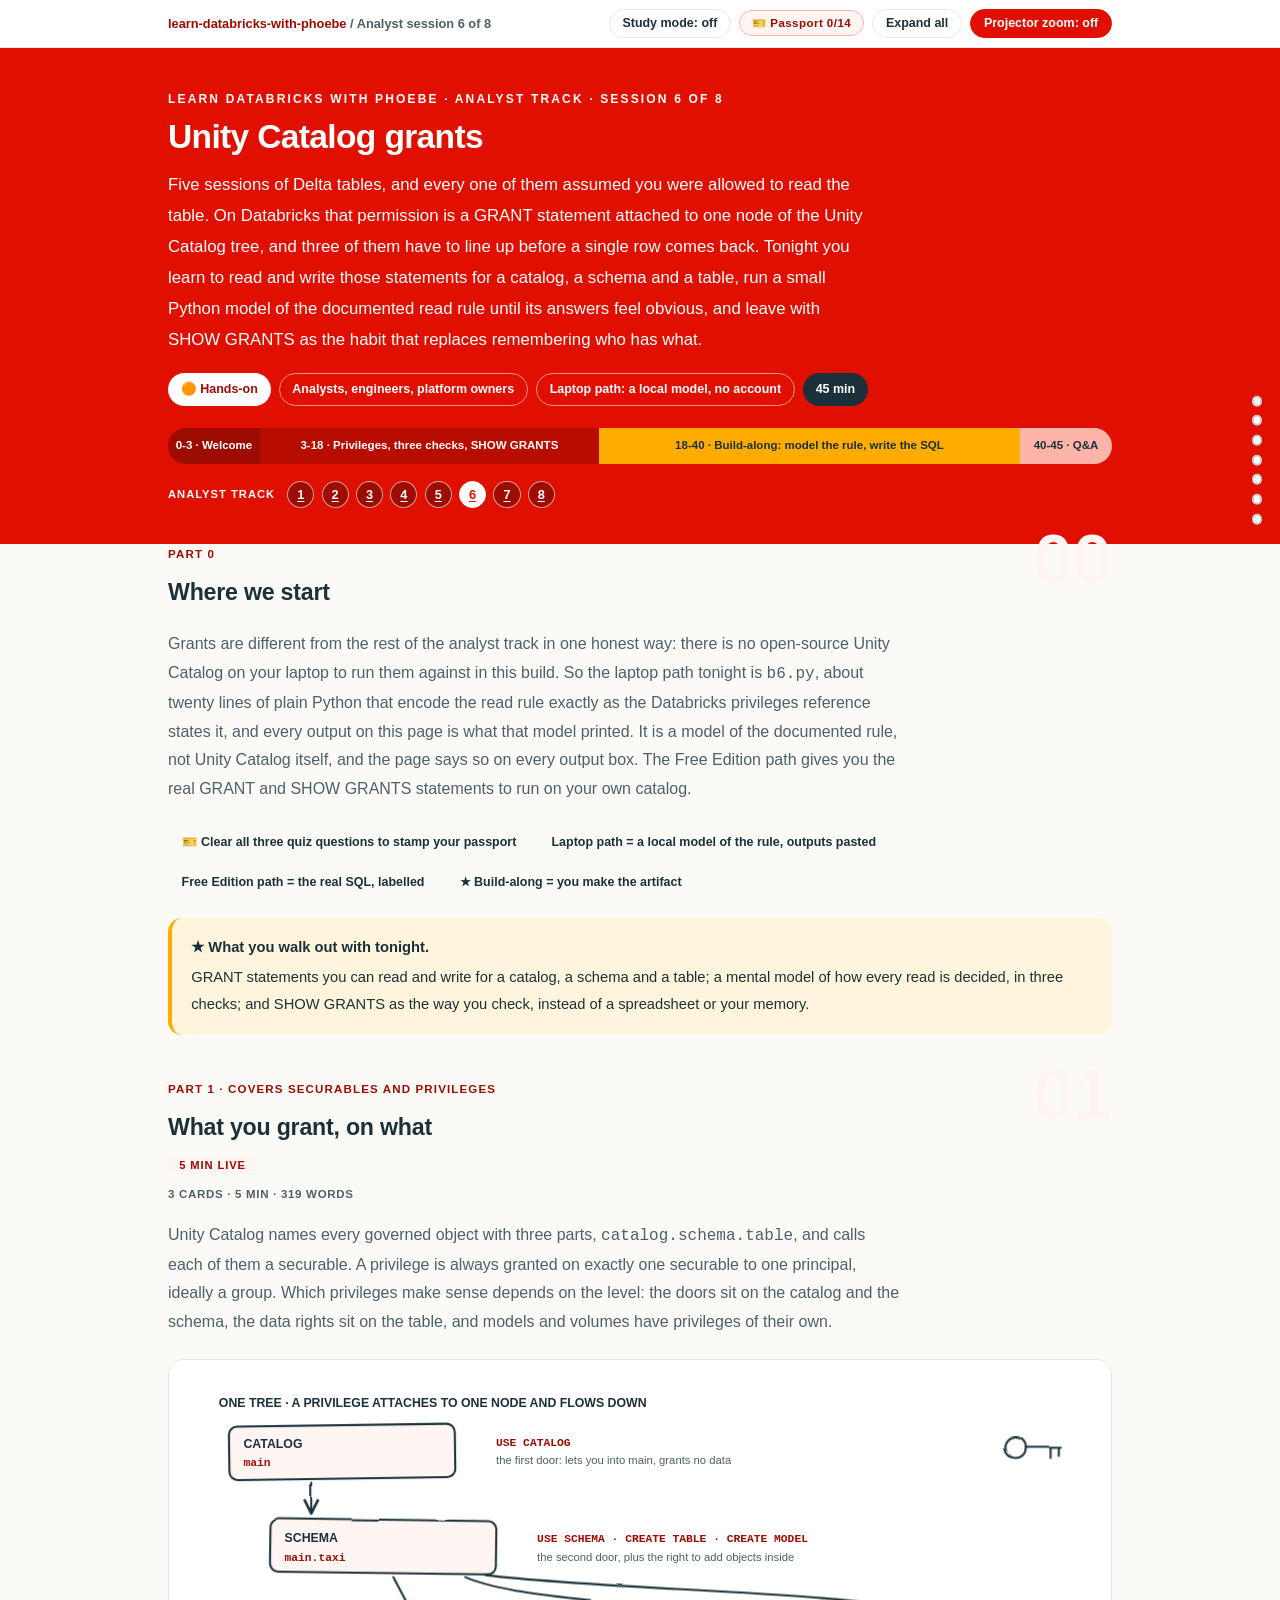
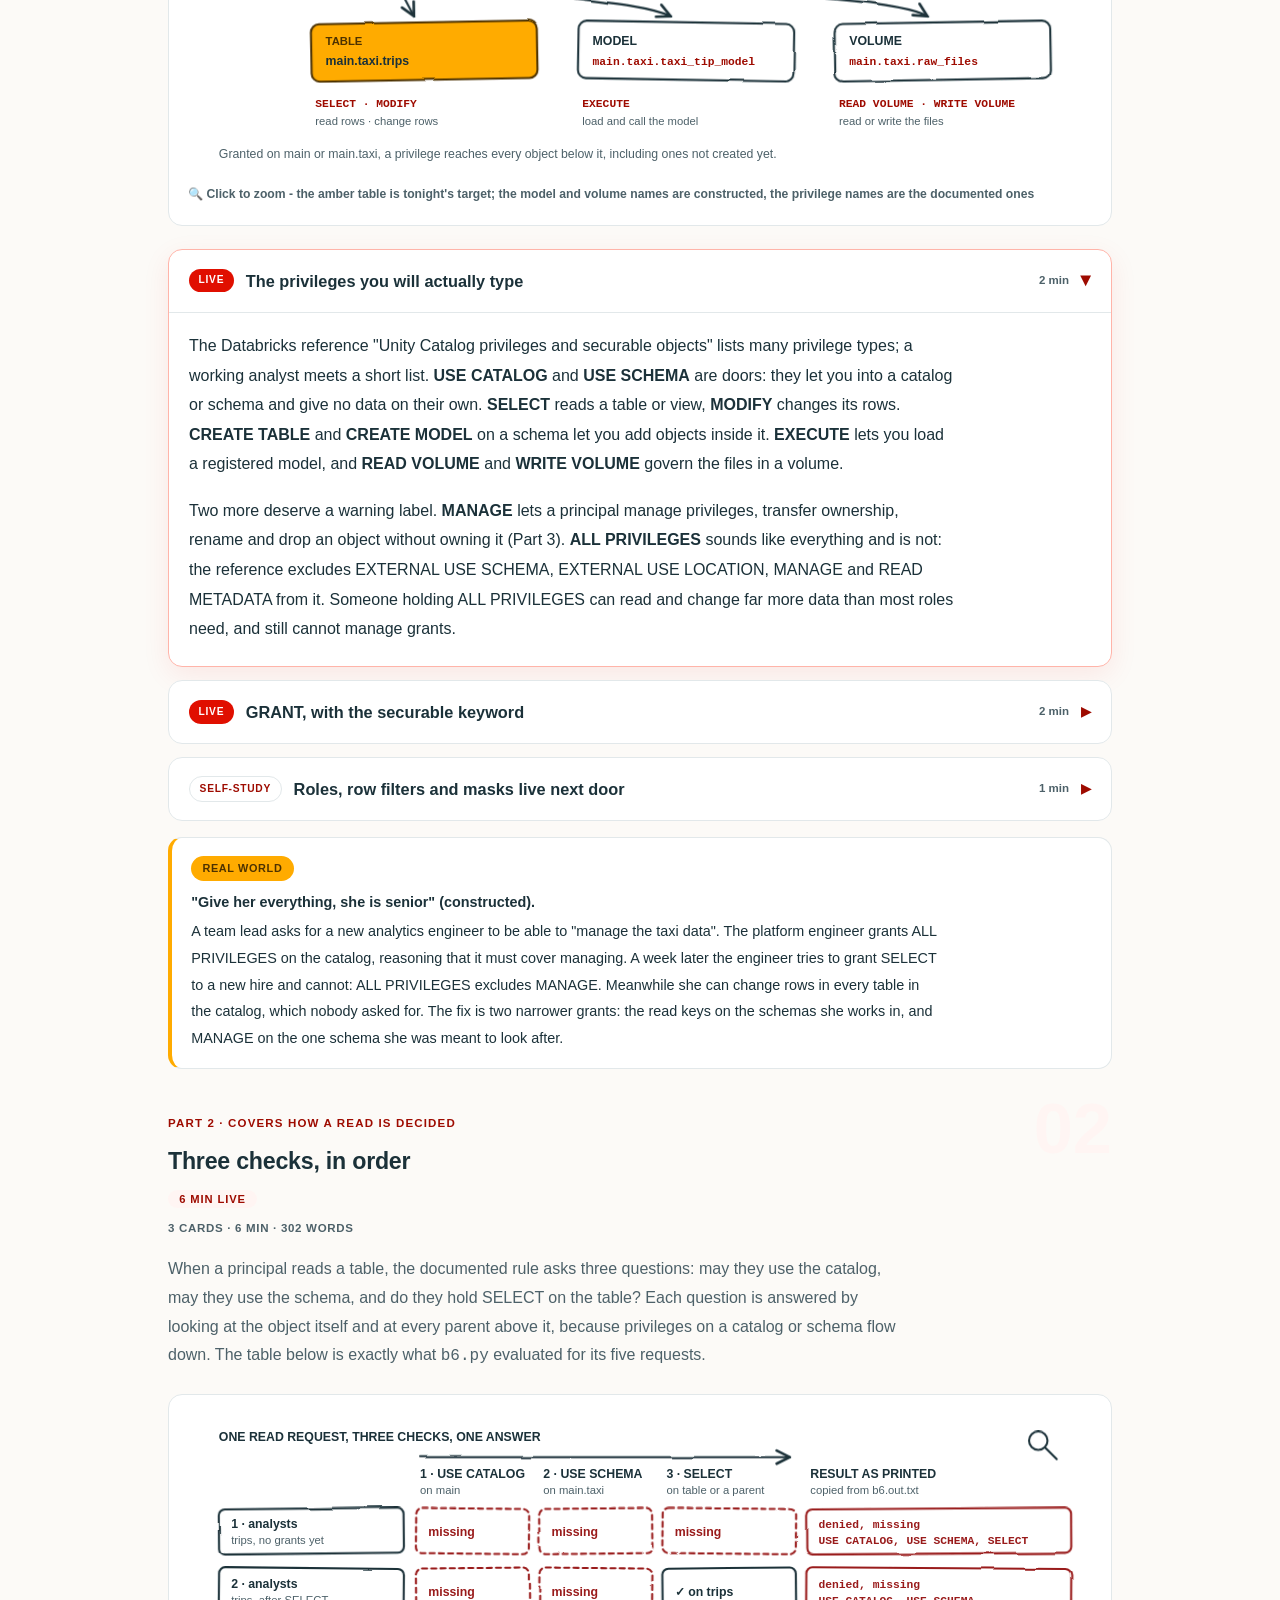
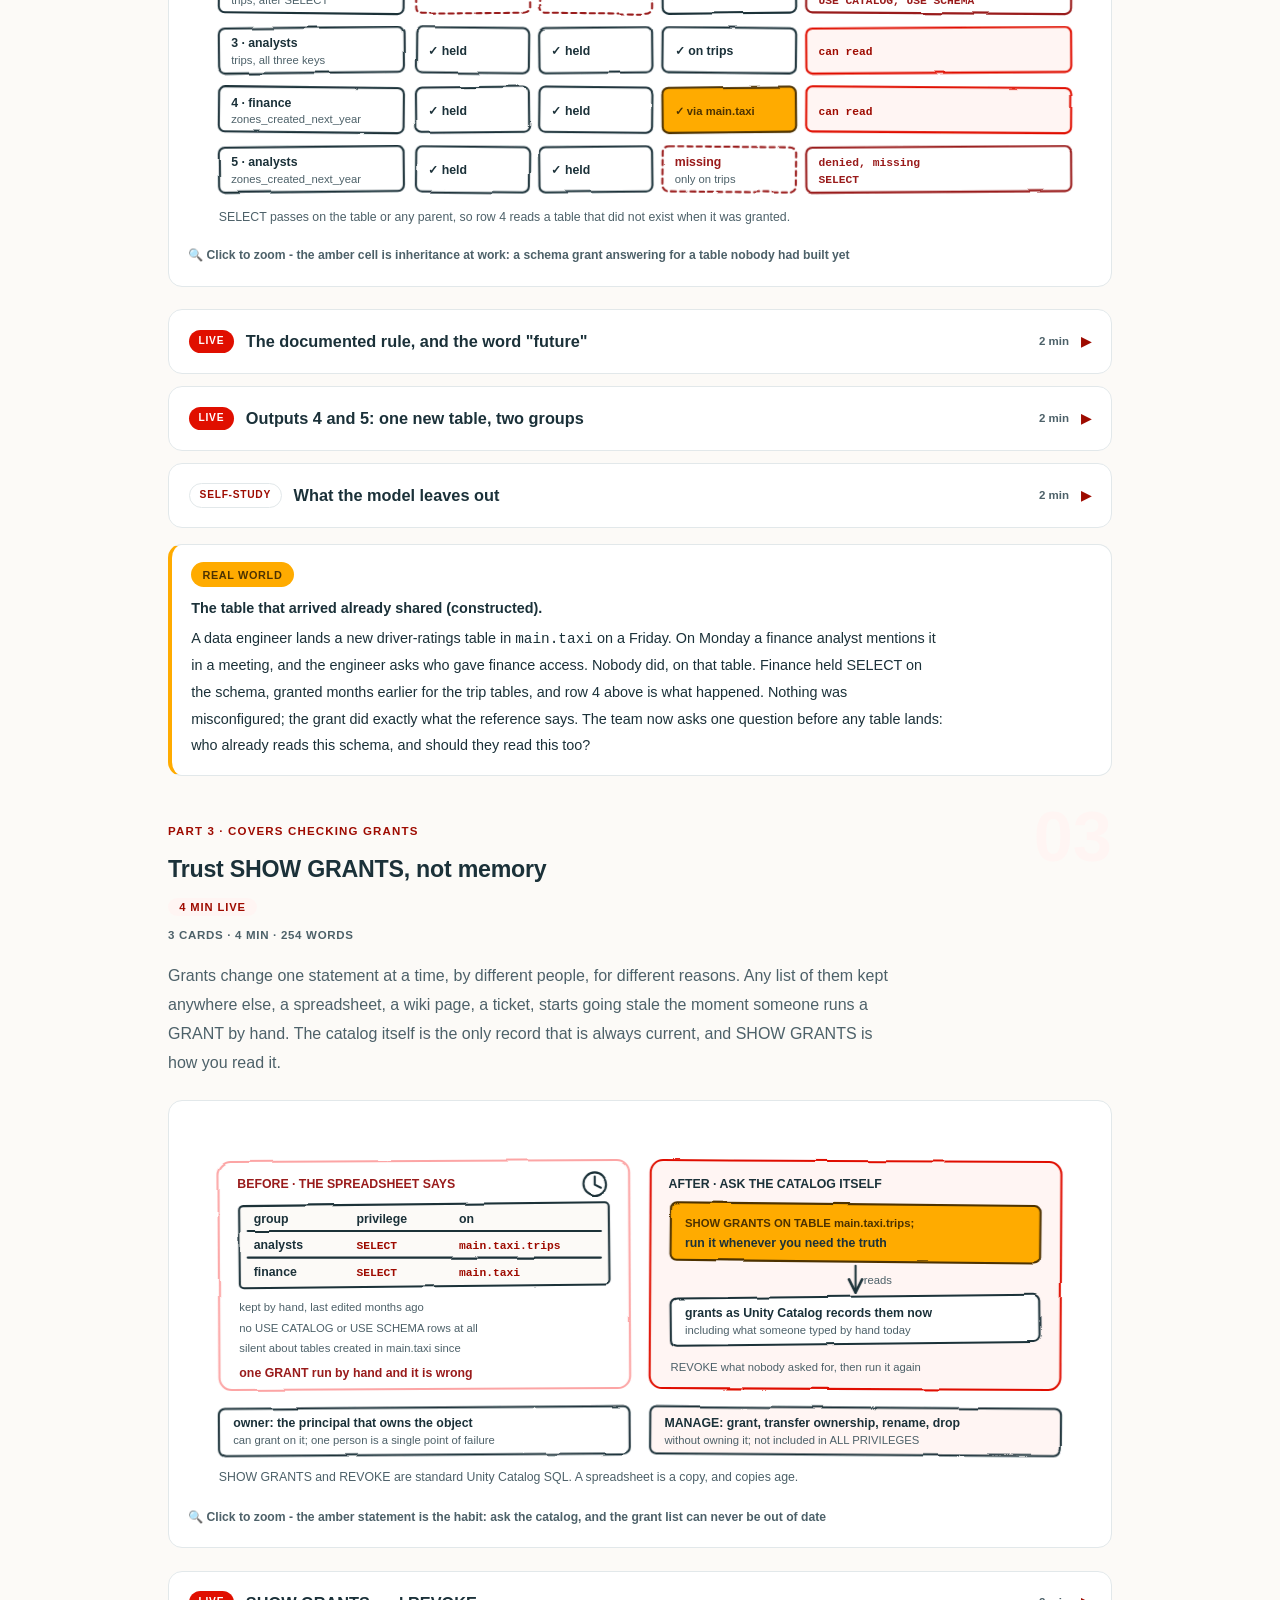
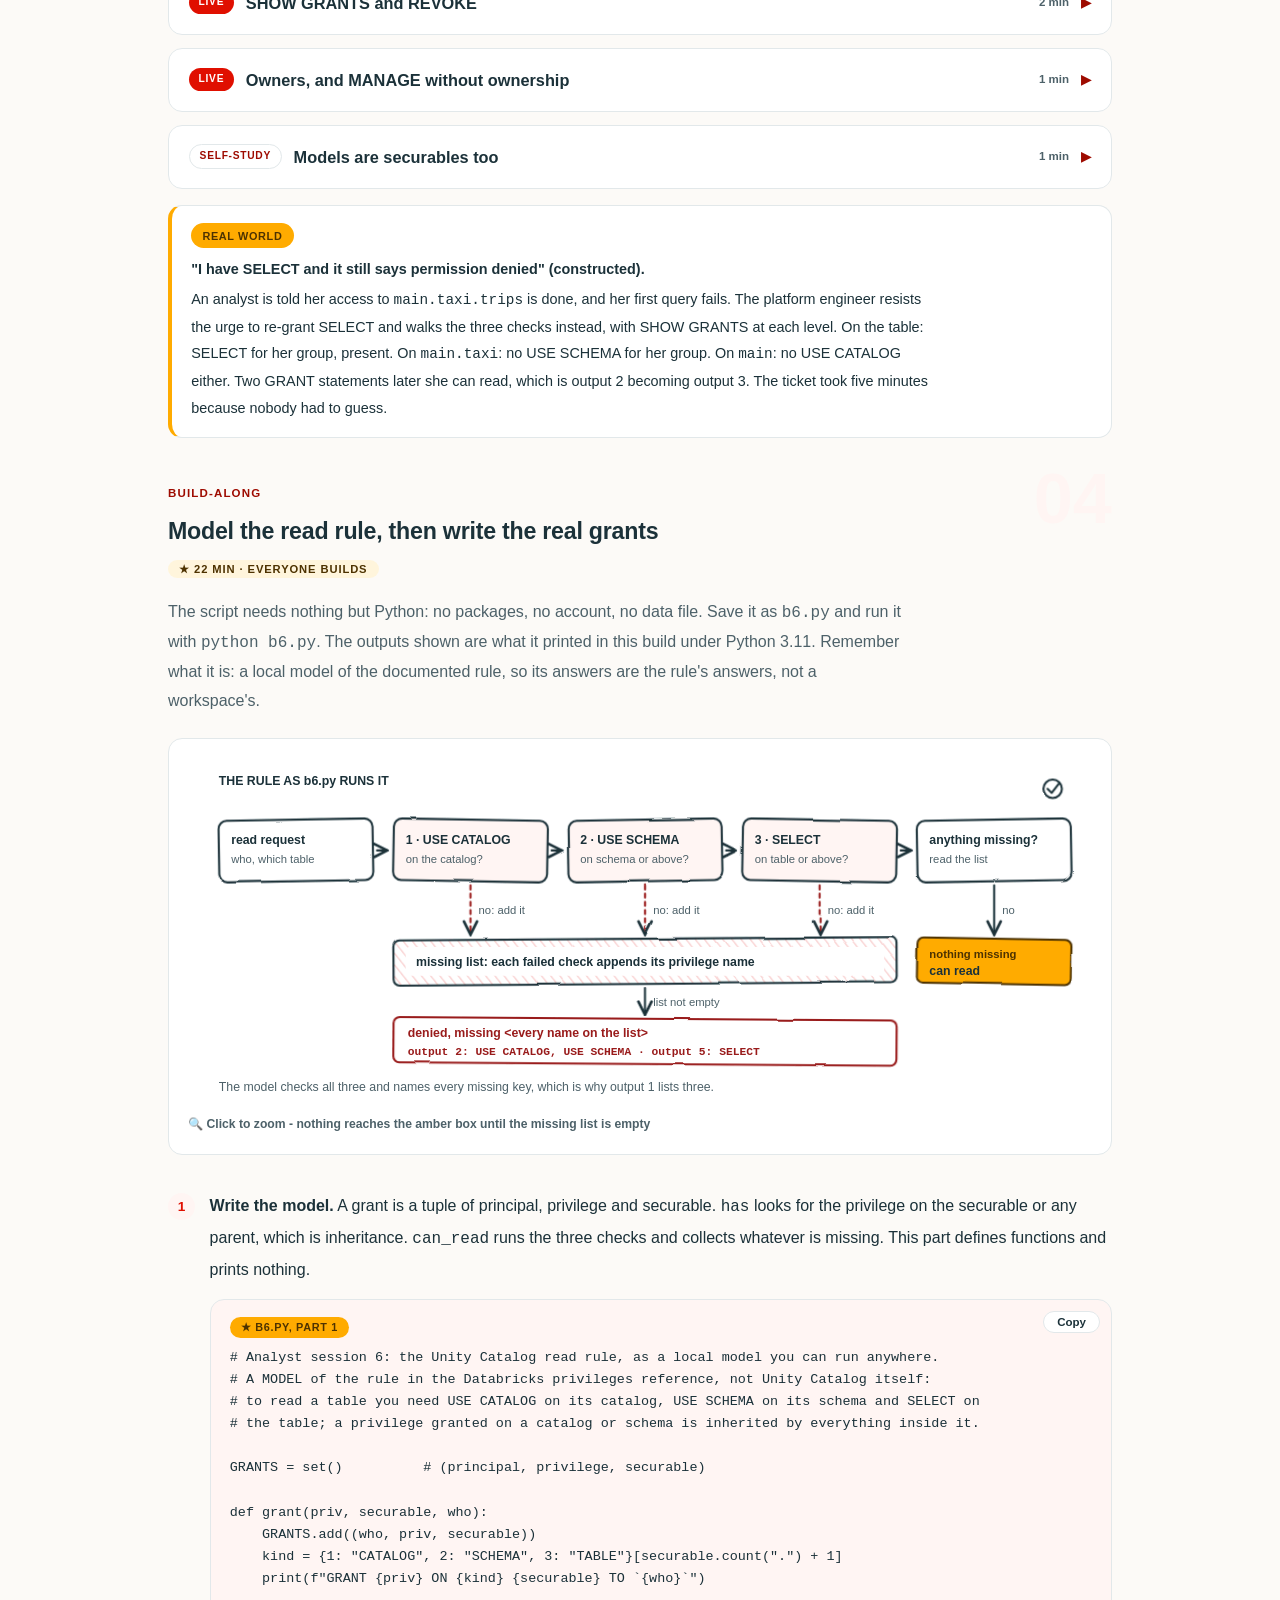
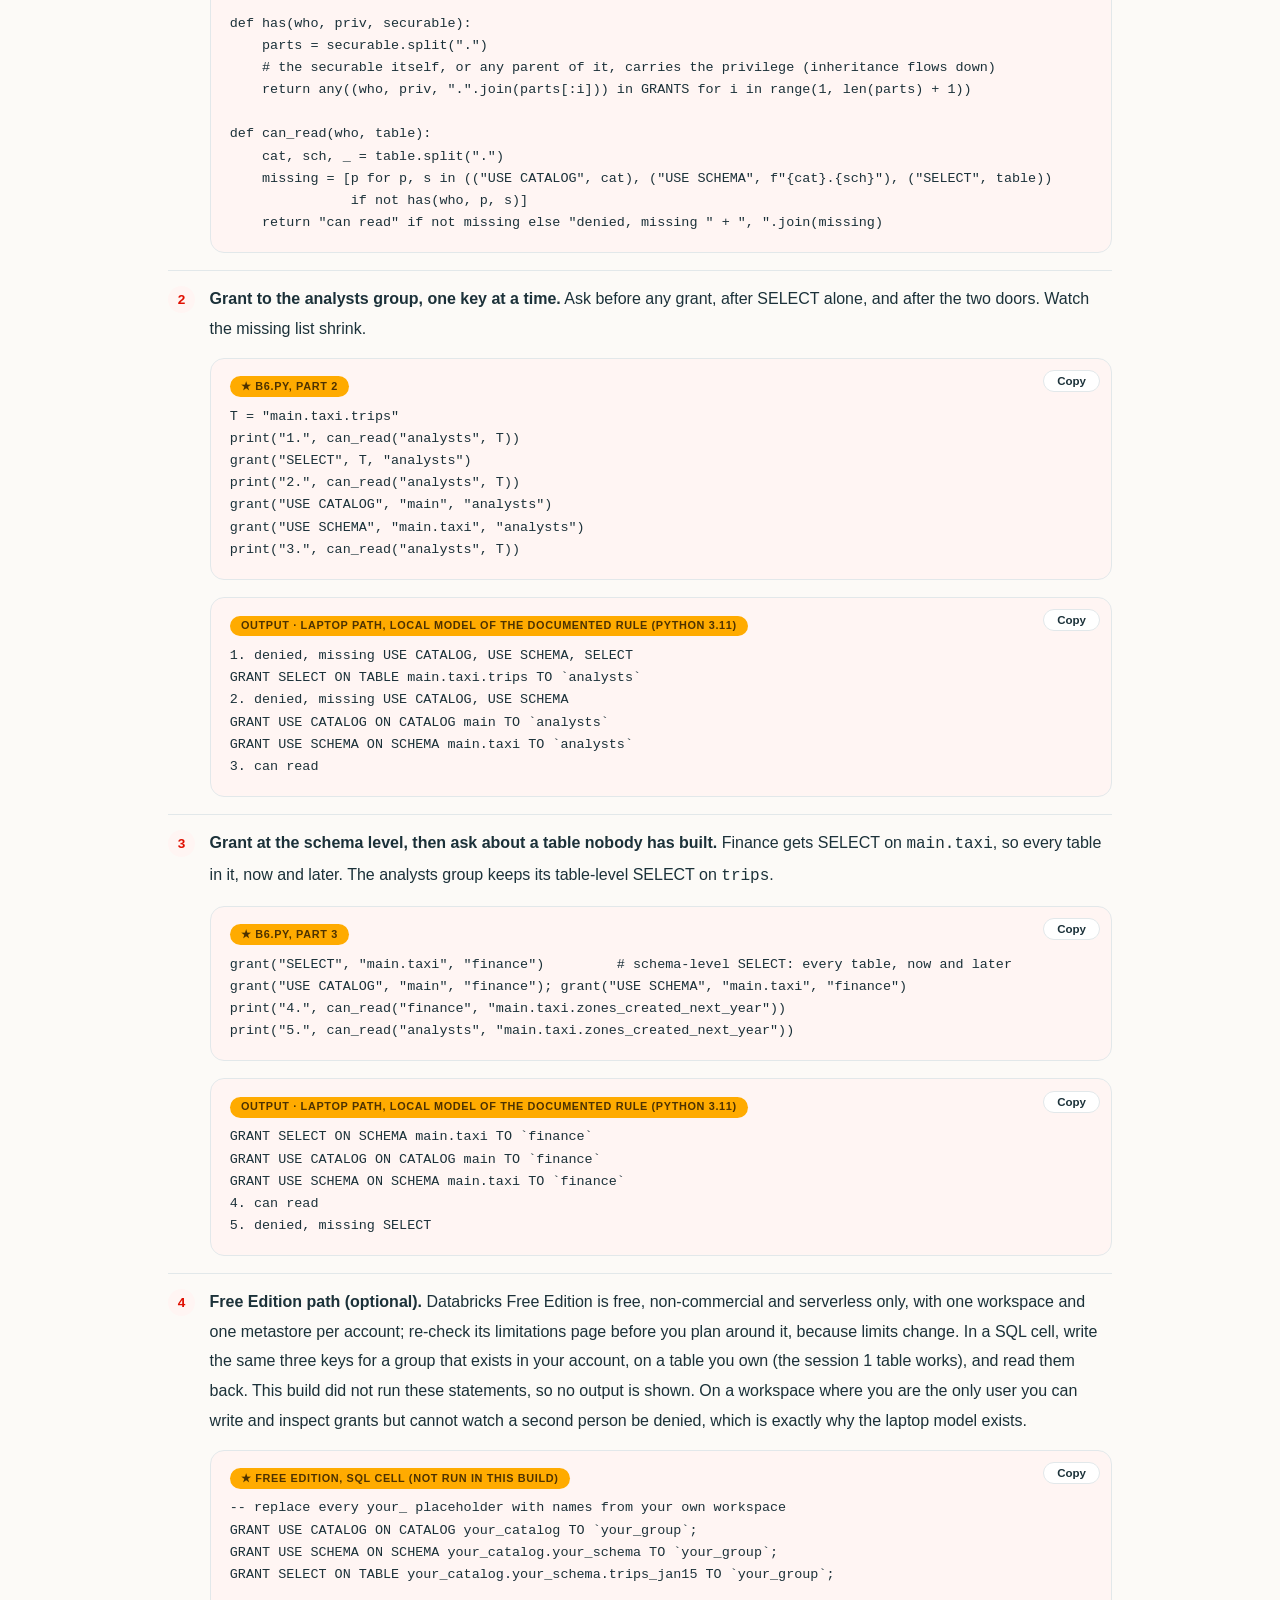
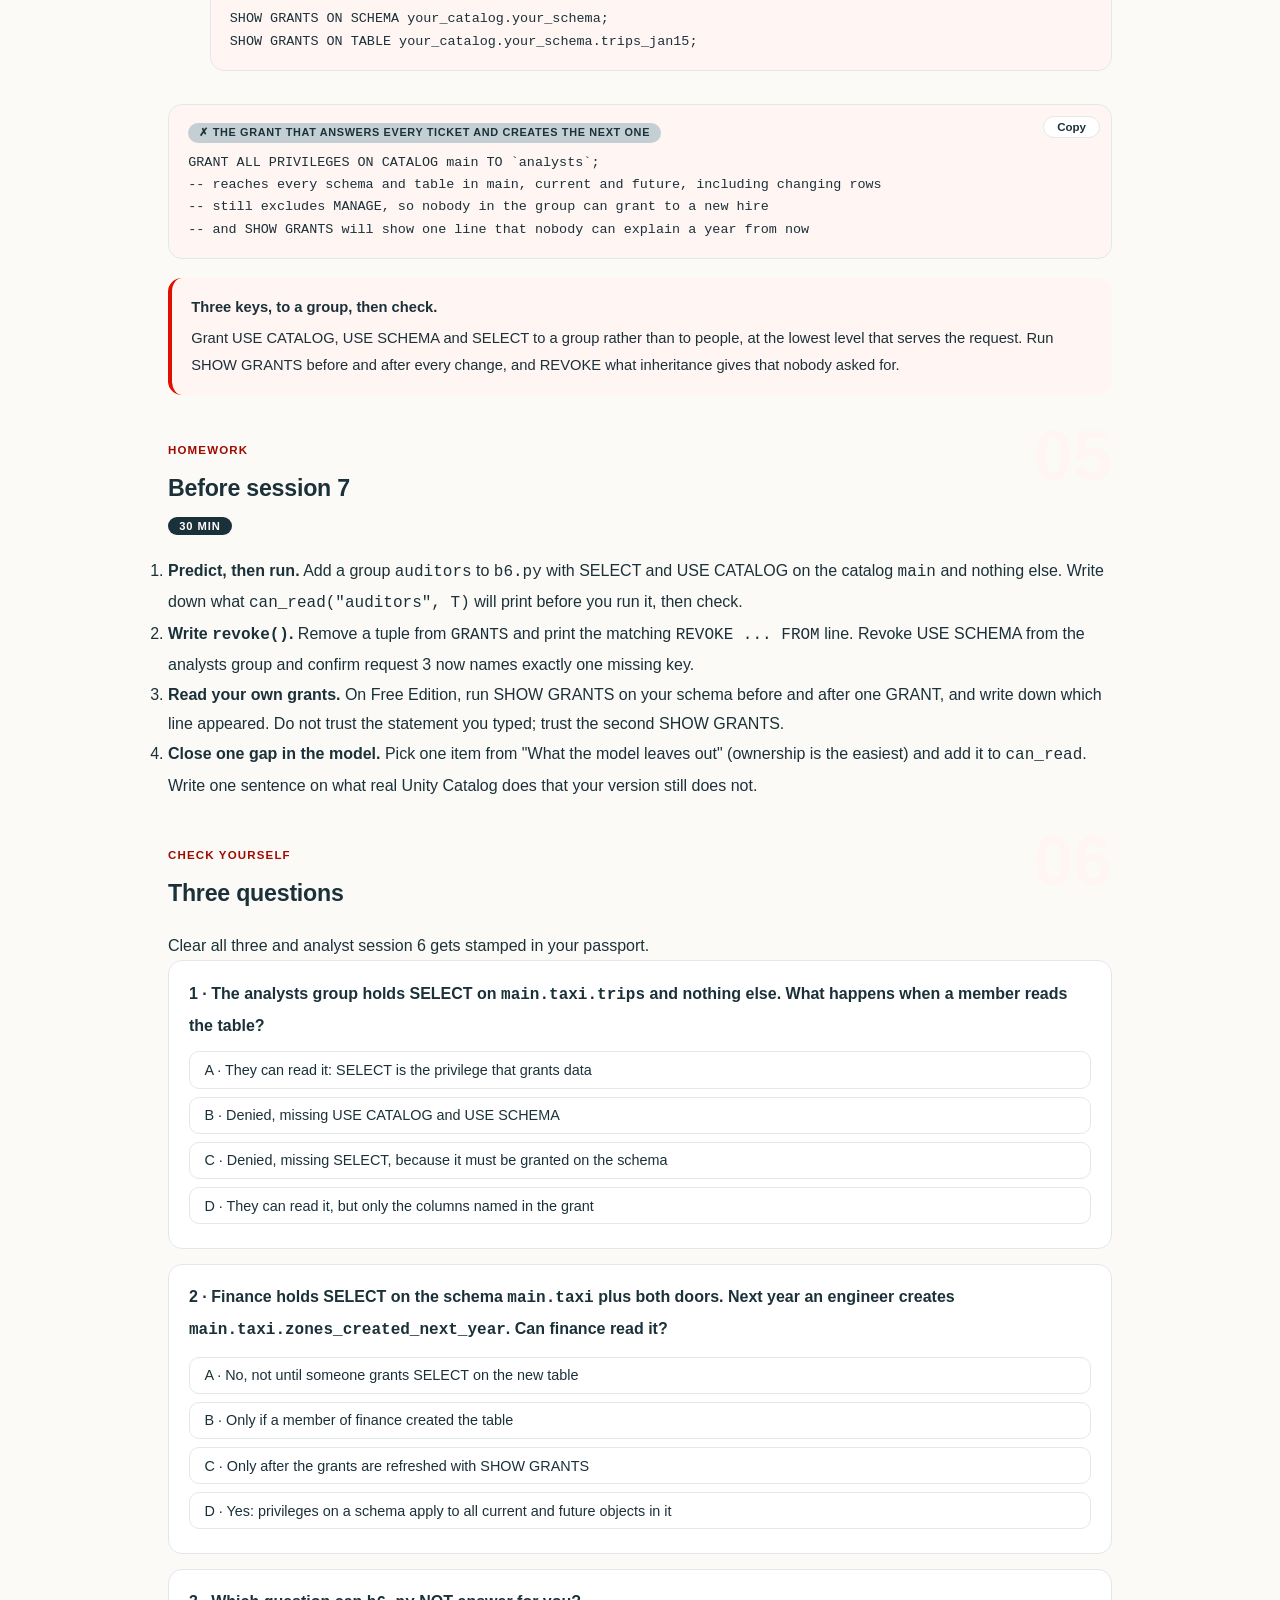
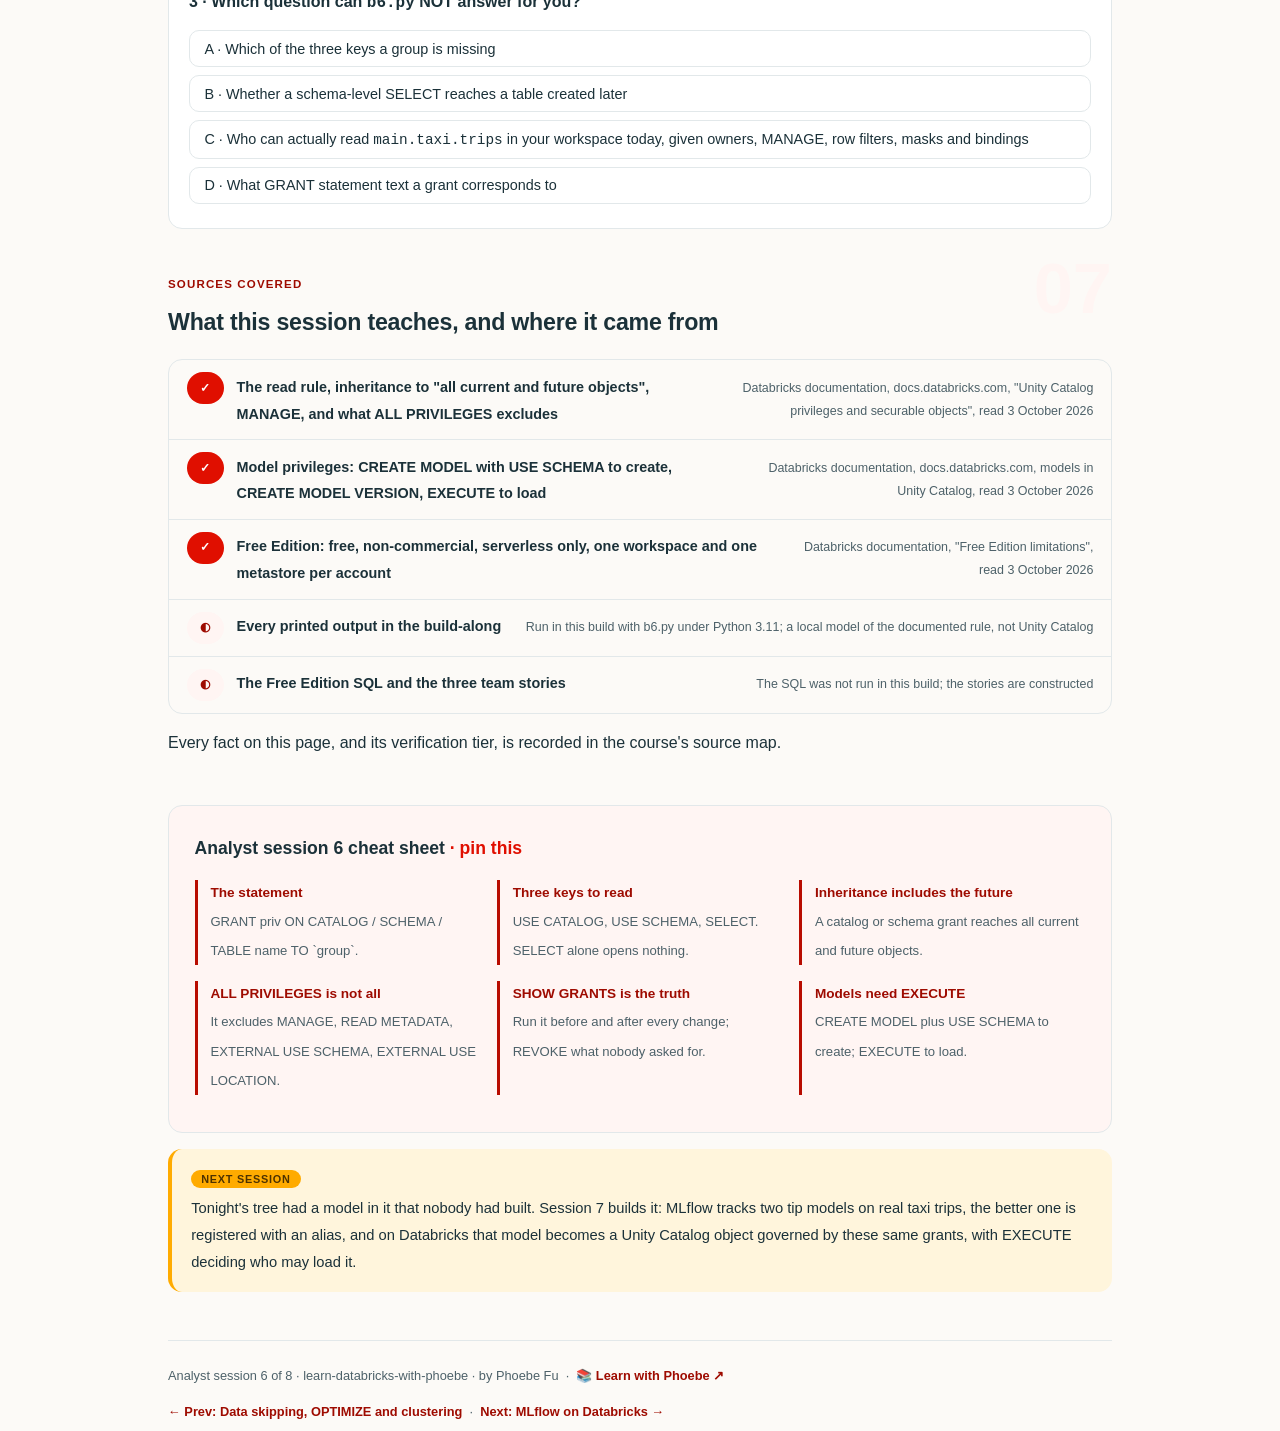
<file: courses/b6-unity-catalog-grants.html>
<!DOCTYPE html>
<html lang="en">
<head>
<meta charset="UTF-8">
<meta name="viewport" content="width=device-width, initial-scale=1.0">
<!-- social:start -->
<meta name="description" content="Analyst session 6 of 8. Unity Catalog grants from the Databricks privileges reference: which privileges attach to a catalog, a schema, a table, a model and a volume, the three checks that decide every read, inheritance into tables nobody has built yet, and SHOW GRANTS as the only grant list worth trusting. Run a local model of the documented rule, then write the real SQL.">
<meta property="og:type" content="article">
<meta property="og:site_name" content="Learn with Phoebe">
<meta property="og:title" content="Unity Catalog grants - learn databricks with phoebe">
<meta property="og:description" content="Analyst session 6 of 8. Three keys to read one table, grants that flow down to future tables, and SHOW GRANTS as the source of truth. A local model of the documented rule you can run with plain Python.">
<meta property="og:url" content="https://phoebefu6.github.io/learn-databricks-with-phoebe/courses/b6-unity-catalog-grants.html">
<meta property="og:image" content="https://phoebefu6.github.io/learn-databricks-with-phoebe/assets/og-cover.png">
<meta property="og:image:width" content="1200">
<meta property="og:image:height" content="630">
<meta name="twitter:card" content="summary_large_image">
<meta name="twitter:title" content="Unity Catalog grants - learn databricks with phoebe">
<meta name="twitter:description" content="Analyst session 6 of 8. GRANT, inheritance and SHOW GRANTS, with a local model of the read rule you can run anywhere.">
<meta name="twitter:image" content="https://phoebefu6.github.io/learn-databricks-with-phoebe/assets/og-cover.png">
<!-- social:end -->
<title>Analyst session 6 · Unity Catalog grants - learn databricks with phoebe</title>
<link rel="stylesheet" href="../assets/style.css?v=22">
</head>
<body>

<div class="toolbar">
  <div class="wrap">
    <span class="crumb"><a href="../index.html">learn-databricks-with-phoebe</a> / Analyst session 6 of 8</span>
    <button class="btn" id="toggle-all" type="button">Expand all</button>
    <button class="btn primary" id="zoom-toggle" type="button">Projector zoom: off</button>
  </div>
</div>

<header class="masthead">
  <div class="wrap">
    <div class="eyebrow">Learn Databricks with Phoebe · Analyst track · Session 6 of 8</div>
    <h1>Unity Catalog <span class="accent">grants</span></h1>
    <p class="sub">Five sessions of Delta tables, and every one of them assumed you were allowed to read the table. On Databricks that permission is a GRANT statement attached to one node of the Unity Catalog tree, and three of them have to line up before a single row comes back. Tonight you learn to read and write those statements for a catalog, a schema and a table, run a small Python model of the documented read rule until its answers feel obvious, and leave with SHOW GRANTS as the habit that replaces remembering who has what.</p>
    <div class="chip-row">
      <span class="chip level">🟠 Hands-on</span>
      <span class="chip audience">Analysts, engineers, platform owners</span>
      <span class="chip audience">Laptop path: a local model, no account</span>
      <span class="chip time">45 min</span>
    </div>
    <div class="agenda">
      <span class="a1" style="flex:1">0-3 · Welcome</span>
      <span class="a2" style="flex:4">3-18 · Privileges, three checks, SHOW GRANTS</span>
      <span class="a3" style="flex:5">18-40 · Build-along: model the rule, write the SQL</span>
      <span class="a4" style="flex:1">40-45 · Q&amp;A</span>
    </div>
  </div>
</header>

<main class="wrap">

  <section class="section" id="intro">
    <div class="section-kicker">
      <span class="klabel">Part 0</span>
      <h2>Where we start</h2>
    </div>
    <p class="lede">Grants are different from the rest of the analyst track in one honest way: there is no open-source Unity Catalog on your laptop to run them against in this build. So the laptop path tonight is <code>b6.py</code>, about twenty lines of plain Python that encode the read rule exactly as the Databricks privileges reference states it, and every output on this page is what that model printed. It is a model of the documented rule, not Unity Catalog itself, and the page says so on every output box. The Free Edition path gives you the real GRANT and SHOW GRANTS statements to run on your own catalog.</p>

    <div class="legend">
      <span class="pill">🎫 Clear all three quiz questions to stamp your passport</span>
      <span class="pill">Laptop path = a local model of the rule, outputs pasted</span>
      <span class="pill">Free Edition path = the real SQL, labelled</span>
      <span class="pill">★ Build-along = you make the artifact</span>
    </div>

    <div class="callout win">
      <p><strong>★ What you walk out with tonight.</strong> GRANT statements you can read and write for a catalog, a schema and a table; a mental model of how every read is decided, in three checks; and SHOW GRANTS as the way you check, instead of a spreadsheet or your memory.</p>
    </div>
  </section>

  <section class="section" id="part-1">
    <div class="section-kicker">
      <span class="klabel">Part 1 · covers securables and privileges</span>
      <h2>What you grant, on what</h2>
      <span class="tag concept">5 min live</span>
    </div>
    <p class="lede">Unity Catalog names every governed object with three parts, <code>catalog.schema.table</code>, and calls each of them a securable. A privilege is always granted on exactly one securable to one principal, ideally a group. Which privileges make sense depends on the level: the doors sit on the catalog and the schema, the data rights sit on the table, and models and volumes have privileges of their own.</p>

    <figure class="zoomable">
      <svg viewBox="0 0 880 384" xmlns="http://www.w3.org/2000/svg" role="img" aria-label="The securable tree for tonight. Catalog main takes USE CATALOG, the first door, which grants no data by itself. Under it schema main.taxi takes USE SCHEMA, the second door, plus CREATE TABLE and CREATE MODEL. Under the schema sit three objects: the table main.taxi.trips, highlighted, which takes SELECT to read rows and MODIFY to change them; a model main.taxi.taxi_tip_model, which takes EXECUTE to load it; and a volume main.taxi.raw_files, which takes READ VOLUME and WRITE VOLUME. A privilege granted on main or main.taxi reaches every object below it, including objects not created yet.">
        <defs>
          <filter id="b6aSk" x="-3%" y="-3%" width="106%" height="106%"><feTurbulence type="fractalNoise" baseFrequency="0.02" numOctaves="2" seed="61" result="n"/><feDisplacementMap in="SourceGraphic" in2="n" scale="2.4" xChannelSelector="R" yChannelSelector="G"/></filter>
          <pattern id="b6aHc" patternUnits="userSpaceOnUse" width="7" height="7" patternTransform="rotate(-38)"><line x1="0" y1="0" x2="0" y2="7" stroke="#E00F00" stroke-width="1" opacity=".5"/></pattern>
          <marker id="b6aAr" viewBox="0 0 10 10" refX="9" refY="5" markerWidth="8" markerHeight="8" orient="auto"><path d="M1 1 L9 5 L1 9" fill="none" stroke="#1B3139" stroke-width="1.6" stroke-linecap="round"/></marker>
        </defs>
        <style>
          .b6aH { font: 800 12px Inter, sans-serif; fill: #1B3139; }
          .b6aL { font: 600 12px Inter, sans-serif; fill: #1B3139; }
          .b6aC { font: 600 11px ui-monospace, Menlo, monospace; fill: #9E0B00; }
          .b6aS { font: 400 11px Inter, sans-serif; fill: #4D6169; }
          .b6aB { font: 800 11px Inter, sans-serif; fill: #4D3200; }
          .b6aN { font: 400 12px Inter, sans-serif; fill: #4D6169; }
        </style>

        <text class="b6aH" x="30" y="26">ONE TREE · A PRIVILEGE ATTACHES TO ONE NODE AND FLOWS DOWN</text>

        <g filter="url(#b6aSk)" fill="none" stroke="#1B3139" stroke-width="2" stroke-linecap="round" stroke-linejoin="round">
          <rect x="40" y="44" width="220" height="52" rx="8" transform="rotate(-0.8 150 70)" fill="#FFF5F3"/>
          <rect x="80" y="136" width="220" height="52" rx="8" transform="rotate(0.8 190 162)" fill="#FFF5F3"/>
          <path d="M120 100 L120 130" marker-end="url(#b6aAr)"/>
          <rect x="120" y="236" width="220" height="56" rx="8" transform="rotate(-1 230 264)" fill="#FFAB00" stroke="#4D3200"/>
          <rect x="380" y="236" width="210" height="56" rx="8" transform="rotate(1 485 264)" fill="#FFFFFF"/>
          <rect x="630" y="236" width="210" height="56" rx="8" transform="rotate(-1 735 264)" fill="#FFFFFF"/>
          <path d="M200 192 L220 230" marker-end="url(#b6aAr)"/>
          <path d="M270 192 C320 214 430 212 470 230" marker-end="url(#b6aAr)"/>
          <path d="M290 190 C420 206 680 206 720 230" marker-end="url(#b6aAr)"/>
          <circle cx="806" cy="66" r="10"/>
          <path d="M816 66 L850 66 M840 66 L840 76 M848 66 L848 74"/>
        </g>

        <text class="b6aH" x="54" y="66">CATALOG</text>
        <text class="b6aC" x="54" y="84">main</text>
        <text class="b6aC" x="300" y="64">USE CATALOG</text>
        <text class="b6aS" x="300" y="82">the first door: lets you into main, grants no data</text>

        <text class="b6aH" x="94" y="158">SCHEMA</text>
        <text class="b6aC" x="94" y="176">main.taxi</text>
        <text class="b6aC" x="340" y="158">USE SCHEMA · CREATE TABLE · CREATE MODEL</text>
        <text class="b6aS" x="340" y="176">the second door, plus the right to add objects inside</text>

        <text class="b6aB" x="134" y="258">TABLE</text>
        <text class="b6aL" x="134" y="278">main.taxi.trips</text>
        <text class="b6aH" x="394" y="258">MODEL</text>
        <text class="b6aC" x="394" y="278">main.taxi.taxi_tip_model</text>
        <text class="b6aH" x="644" y="258">VOLUME</text>
        <text class="b6aC" x="644" y="278">main.taxi.raw_files</text>

        <text class="b6aC" x="124" y="318">SELECT · MODIFY</text>
        <text class="b6aS" x="124" y="336">read rows · change rows</text>
        <text class="b6aC" x="384" y="318">EXECUTE</text>
        <text class="b6aS" x="384" y="336">load and call the model</text>
        <text class="b6aC" x="634" y="318">READ VOLUME · WRITE VOLUME</text>
        <text class="b6aS" x="634" y="336">read or write the files</text>

        <text class="b6aN" x="30" y="368">Granted on main or main.taxi, a privilege reaches every object below it, including ones not created yet.</text>
      </svg>
      <figcaption>🔍 Click to zoom - the amber table is tonight's target; the model and volume names are constructed, the privilege names are the documented ones</figcaption>
    </figure>

    <details class="card" open>
      <summary><span class="mode live">Live</span>The privileges you will actually type<span class="mini">2 min</span><span class="caret">▶</span></summary>
      <div class="body">
        <p>The Databricks reference "Unity Catalog privileges and securable objects" lists many privilege types; a working analyst meets a short list. <strong>USE CATALOG</strong> and <strong>USE SCHEMA</strong> are doors: they let you into a catalog or schema and give no data on their own. <strong>SELECT</strong> reads a table or view, <strong>MODIFY</strong> changes its rows. <strong>CREATE TABLE</strong> and <strong>CREATE MODEL</strong> on a schema let you add objects inside it. <strong>EXECUTE</strong> lets you load a registered model, and <strong>READ VOLUME</strong> and <strong>WRITE VOLUME</strong> govern the files in a volume.</p>
        <p>Two more deserve a warning label. <strong>MANAGE</strong> lets a principal manage privileges, transfer ownership, rename and drop an object without owning it (Part 3). <strong>ALL PRIVILEGES</strong> sounds like everything and is not: the reference excludes EXTERNAL USE SCHEMA, EXTERNAL USE LOCATION, MANAGE and READ METADATA from it. Someone holding ALL PRIVILEGES can read and change far more data than most roles need, and still cannot manage grants.</p>
      </div>
    </details>

    <details class="card">
      <summary><span class="mode live">Live</span>GRANT, with the securable keyword<span class="mini">2 min</span><span class="caret">▶</span></summary>
      <div class="body">
        <p>Every grant names the privilege, the kind of securable, its full name and the principal. The securable keyword (<code>CATALOG</code>, <code>SCHEMA</code>, <code>TABLE</code>) is not decoration: it tells the reader of the statement which level of the tree the grant attaches to, and therefore how far down it reaches. Principals go in backticks because group names can contain hyphens or spaces.</p>
        <p><code>GRANT SELECT ON TABLE main.taxi.trips TO `analysts`</code> attaches SELECT to one table. <code>GRANT SELECT ON SCHEMA main.taxi TO `finance`</code> attaches it to the schema, so it reaches every table in <code>main.taxi</code>. Read the keyword first, then the name; it is the fastest way to spot a grant that is wider than it looks.</p>
      </div>
    </details>

    <details class="card">
      <summary><span class="mode self">Self-study</span>Roles, row filters and masks live next door<span class="mini">1 min</span><span class="caret">▶</span></summary>
      <div class="body">
        <p>This session is Databricks' implementation: the securables, the privilege names and the SQL. How to design roles in the first place, when attribute-based access beats role-based, and how row filters and column masks work as ideas are taught in <a href="https://phoebefu6.github.io/learn-data-access-control-with-phoebe/">the data access control course</a>. Read it before you design anything finer than the table level.</p>
      </div>
    </details>

    <div class="callout example">
      <span class="ex-pill">Real world</span>
      <p><strong>"Give her everything, she is senior" (constructed).</strong> A team lead asks for a new analytics engineer to be able to "manage the taxi data". The platform engineer grants ALL PRIVILEGES on the catalog, reasoning that it must cover managing. A week later the engineer tries to grant SELECT to a new hire and cannot: ALL PRIVILEGES excludes MANAGE. Meanwhile she can change rows in every table in the catalog, which nobody asked for. The fix is two narrower grants: the read keys on the schemas she works in, and MANAGE on the one schema she was meant to look after.</p>
    </div>
  </section>

  <section class="section" id="part-2">
    <div class="section-kicker">
      <span class="klabel">Part 2 · covers how a read is decided</span>
      <h2>Three checks, in order</h2>
      <span class="tag concept">6 min live</span>
    </div>
    <p class="lede">When a principal reads a table, the documented rule asks three questions: may they use the catalog, may they use the schema, and do they hold SELECT on the table? Each question is answered by looking at the object itself and at every parent above it, because privileges on a catalog or schema flow down. The table below is exactly what <code>b6.py</code> evaluated for its five requests.</p>

    <figure class="zoomable">
      <svg viewBox="0 0 880 410" xmlns="http://www.w3.org/2000/svg" role="img" aria-label="A grid of the five read requests b6.py evaluates, with the three checks as columns in order: USE CATALOG on main, USE SCHEMA on main.taxi, SELECT on the table or a parent. Row 1, analysts on trips with no grants: all three missing, denied, missing USE CATALOG, USE SCHEMA, SELECT. Row 2, analysts on trips after SELECT on the table: first two missing, SELECT held on trips, denied, missing USE CATALOG, USE SCHEMA. Row 3, analysts after all three keys: all held, can read. Row 4, finance on zones_created_next_year: all held, SELECT inherited from the schema main.taxi, highlighted, can read. Row 5, analysts on zones_created_next_year: doors held, SELECT missing because it is only on trips, denied, missing SELECT.">
        <defs>
          <filter id="b6bSk" x="-3%" y="-3%" width="106%" height="106%"><feTurbulence type="fractalNoise" baseFrequency="0.02" numOctaves="2" seed="67" result="n"/><feDisplacementMap in="SourceGraphic" in2="n" scale="2.4" xChannelSelector="R" yChannelSelector="G"/></filter>
          <pattern id="b6bHc" patternUnits="userSpaceOnUse" width="7" height="7" patternTransform="rotate(-38)"><line x1="0" y1="0" x2="0" y2="7" stroke="#E00F00" stroke-width="1" opacity=".5"/></pattern>
          <marker id="b6bAr" viewBox="0 0 10 10" refX="9" refY="5" markerWidth="8" markerHeight="8" orient="auto"><path d="M1 1 L9 5 L1 9" fill="none" stroke="#1B3139" stroke-width="1.6" stroke-linecap="round"/></marker>
        </defs>
        <style>
          .b6bH { font: 800 12px Inter, sans-serif; fill: #1B3139; }
          .b6bL { font: 600 12px Inter, sans-serif; fill: #1B3139; }
          .b6bR { font: 800 12px Inter, sans-serif; fill: #991B1B; }
          .b6bX { font: 600 11px ui-monospace, Menlo, monospace; fill: #991B1B; }
          .b6bC { font: 600 11px ui-monospace, Menlo, monospace; fill: #9E0B00; }
          .b6bS { font: 400 11px Inter, sans-serif; fill: #4D6169; }
          .b6bB { font: 800 11px Inter, sans-serif; fill: #4D3200; }
          .b6bN { font: 400 12px Inter, sans-serif; fill: #4D6169; }
        </style>

        <text class="b6bH" x="30" y="26">ONE READ REQUEST, THREE CHECKS, ONE ANSWER</text>

        <g filter="url(#b6bSk)" fill="none" stroke="#1B3139" stroke-width="2" stroke-linecap="round" stroke-linejoin="round">
          <path d="M226 42 L586 42" marker-end="url(#b6bAr)"/>
          <circle cx="828" cy="26" r="9"/>
          <path d="M835 33 L846 44"/>

          <rect x="30" y="92" width="180" height="44" rx="6" transform="rotate(-0.6 120 114)" fill="#FFFFFF"/>
          <rect x="222" y="92" width="110" height="44" rx="6" transform="rotate(0.6 277 114)" fill="#FFFFFF" stroke="#991B1B" stroke-dasharray="5 4"/>
          <rect x="342" y="92" width="110" height="44" rx="6" transform="rotate(-0.6 397 114)" fill="#FFFFFF" stroke="#991B1B" stroke-dasharray="5 4"/>
          <rect x="462" y="92" width="130" height="44" rx="6" transform="rotate(0.6 527 114)" fill="#FFFFFF" stroke="#991B1B" stroke-dasharray="5 4"/>
          <rect x="602" y="92" width="258" height="44" rx="6" transform="rotate(-0.4 731 114)" fill="#FFFFFF" stroke="#991B1B"/>

          <rect x="30" y="150" width="180" height="44" rx="6" transform="rotate(0.6 120 172)" fill="#FFFFFF"/>
          <rect x="222" y="150" width="110" height="44" rx="6" transform="rotate(-0.6 277 172)" fill="#FFFFFF" stroke="#991B1B" stroke-dasharray="5 4"/>
          <rect x="342" y="150" width="110" height="44" rx="6" transform="rotate(0.6 397 172)" fill="#FFFFFF" stroke="#991B1B" stroke-dasharray="5 4"/>
          <rect x="462" y="150" width="130" height="44" rx="6" transform="rotate(-0.6 527 172)" fill="#FFFFFF"/>
          <rect x="602" y="150" width="258" height="44" rx="6" transform="rotate(0.4 731 172)" fill="#FFFFFF" stroke="#991B1B"/>

          <rect x="30" y="208" width="180" height="44" rx="6" transform="rotate(-0.6 120 230)" fill="#FFFFFF"/>
          <rect x="222" y="208" width="110" height="44" rx="6" transform="rotate(0.6 277 230)" fill="#FFFFFF"/>
          <rect x="342" y="208" width="110" height="44" rx="6" transform="rotate(-0.6 397 230)" fill="#FFFFFF"/>
          <rect x="462" y="208" width="130" height="44" rx="6" transform="rotate(0.6 527 230)" fill="#FFFFFF"/>
          <rect x="602" y="208" width="258" height="44" rx="6" transform="rotate(-0.4 731 230)" fill="#FFF5F3" stroke="#E00F00"/>

          <rect x="30" y="266" width="180" height="44" rx="6" transform="rotate(0.6 120 288)" fill="#FFFFFF"/>
          <rect x="222" y="266" width="110" height="44" rx="6" transform="rotate(-0.6 277 288)" fill="#FFFFFF"/>
          <rect x="342" y="266" width="110" height="44" rx="6" transform="rotate(0.6 397 288)" fill="#FFFFFF"/>
          <rect x="462" y="266" width="130" height="44" rx="6" transform="rotate(-0.6 527 288)" fill="#FFAB00" stroke="#4D3200"/>
          <rect x="602" y="266" width="258" height="44" rx="6" transform="rotate(0.4 731 288)" fill="#FFF5F3" stroke="#E00F00"/>

          <rect x="30" y="324" width="180" height="44" rx="6" transform="rotate(-0.6 120 346)" fill="#FFFFFF"/>
          <rect x="222" y="324" width="110" height="44" rx="6" transform="rotate(0.6 277 346)" fill="#FFFFFF"/>
          <rect x="342" y="324" width="110" height="44" rx="6" transform="rotate(-0.6 397 346)" fill="#FFFFFF"/>
          <rect x="462" y="324" width="130" height="44" rx="6" transform="rotate(0.6 527 346)" fill="#FFFFFF" stroke="#991B1B" stroke-dasharray="5 4"/>
          <rect x="602" y="324" width="258" height="44" rx="6" transform="rotate(-0.4 731 346)" fill="#FFFFFF" stroke="#991B1B"/>
        </g>

        <text class="b6bH" x="226" y="62">1 · USE CATALOG</text>
        <text class="b6bH" x="346" y="62">2 · USE SCHEMA</text>
        <text class="b6bH" x="466" y="62">3 · SELECT</text>
        <text class="b6bH" x="606" y="62">RESULT AS PRINTED</text>
        <text class="b6bS" x="226" y="78">on main</text>
        <text class="b6bS" x="346" y="78">on main.taxi</text>
        <text class="b6bS" x="466" y="78">on table or a parent</text>
        <text class="b6bS" x="606" y="78">copied from b6.out.txt</text>

        <text class="b6bL" x="42" y="111">1 · analysts</text>
        <text class="b6bS" x="42" y="127">trips, no grants yet</text>
        <text class="b6bR" x="234" y="119">missing</text>
        <text class="b6bR" x="354" y="119">missing</text>
        <text class="b6bR" x="474" y="119">missing</text>
        <text class="b6bX" x="614" y="111">denied, missing</text>
        <text class="b6bX" x="614" y="127">USE CATALOG, USE SCHEMA, SELECT</text>

        <text class="b6bL" x="42" y="169">2 · analysts</text>
        <text class="b6bS" x="42" y="185">trips, after SELECT</text>
        <text class="b6bR" x="234" y="177">missing</text>
        <text class="b6bR" x="354" y="177">missing</text>
        <text class="b6bL" x="474" y="177">✓ on trips</text>
        <text class="b6bX" x="614" y="169">denied, missing</text>
        <text class="b6bX" x="614" y="185">USE CATALOG, USE SCHEMA</text>

        <text class="b6bL" x="42" y="227">3 · analysts</text>
        <text class="b6bS" x="42" y="243">trips, all three keys</text>
        <text class="b6bL" x="234" y="235">✓ held</text>
        <text class="b6bL" x="354" y="235">✓ held</text>
        <text class="b6bL" x="474" y="235">✓ on trips</text>
        <text class="b6bC" x="614" y="235">can read</text>

        <text class="b6bL" x="42" y="285">4 · finance</text>
        <text class="b6bS" x="42" y="301">zones_created_next_year</text>
        <text class="b6bL" x="234" y="293">✓ held</text>
        <text class="b6bL" x="354" y="293">✓ held</text>
        <text class="b6bB" x="474" y="293">✓ via main.taxi</text>
        <text class="b6bC" x="614" y="293">can read</text>

        <text class="b6bL" x="42" y="343">5 · analysts</text>
        <text class="b6bS" x="42" y="359">zones_created_next_year</text>
        <text class="b6bL" x="234" y="351">✓ held</text>
        <text class="b6bL" x="354" y="351">✓ held</text>
        <text class="b6bR" x="474" y="343">missing</text>
        <text class="b6bS" x="474" y="359">only on trips</text>
        <text class="b6bX" x="614" y="343">denied, missing</text>
        <text class="b6bX" x="614" y="359">SELECT</text>

        <text class="b6bN" x="30" y="396">SELECT passes on the table or any parent, so row 4 reads a table that did not exist when it was granted.</text>
      </svg>
      <figcaption>🔍 Click to zoom - the amber cell is inheritance at work: a schema grant answering for a table nobody had built yet</figcaption>
    </figure>

    <details class="card">
      <summary><span class="mode live">Live</span>The documented rule, and the word "future"<span class="mini">2 min</span><span class="caret">▶</span></summary>
      <div class="body">
        <p>The privileges reference states the read rule plainly: to read a table you need SELECT on the table, USE CATALOG on its parent catalog and USE SCHEMA on its parent schema. Rows 1 and 2 are why the rule needs memorising. With nothing granted, all three are missing. With SELECT on the table alone, the analysts group is still turned away, now for the two doors only. The classic "I was granted SELECT and still cannot see it" ticket is row 2.</p>
        <p>The same reference says privileges granted on a catalog or schema apply to "all current and future objects" inside it. That one phrase is what makes schema-level grants cheap to run and risky to give: the grant was decided against the tables you could see that day, and it will answer for tables nobody has thought of yet.</p>
      </div>
    </details>

    <details class="card">
      <summary><span class="mode live">Live</span>Outputs 4 and 5: one new table, two groups<span class="mini">2 min</span><span class="caret">▶</span></summary>
      <div class="body">
        <p>The finance group gets SELECT on the schema <code>main.taxi</code> plus the two doors. Then the model asks about <code>main.taxi.zones_created_next_year</code>, a table no grant ever named. Finance: "can read", because the SELECT check walks up from the table and finds it on <code>main.taxi</code>. The analysts group holds both doors and SELECT on <code>trips</code> only, so for the same new table it prints "denied, missing SELECT". Same schema, same day, opposite answers, decided entirely by where each SELECT was attached.</p>
      </div>
    </details>

    <details class="card">
      <summary><span class="mode self">Self-study</span>What the model leaves out<span class="mini">2 min</span><span class="caret">▶</span></summary>
      <div class="body">
        <p><code>b6.py</code> encodes one rule and nothing else, and it is worth knowing where real Unity Catalog will answer differently. It has no <strong>ownership</strong>, no <strong>MANAGE</strong>, no <strong>row filters or column masks</strong> (which shape what a reader sees after the three checks pass), no <strong>workspace bindings</strong> and no <strong>external locations</strong>. It also treats a principal as a single name, so it cannot show a user inheriting a grant through group membership. Use it to learn the three checks; use SHOW GRANTS to learn your workspace.</p>
      </div>
    </details>

    <div class="callout example">
      <span class="ex-pill">Real world</span>
      <p><strong>The table that arrived already shared (constructed).</strong> A data engineer lands a new driver-ratings table in <code>main.taxi</code> on a Friday. On Monday a finance analyst mentions it in a meeting, and the engineer asks who gave finance access. Nobody did, on that table. Finance held SELECT on the schema, granted months earlier for the trip tables, and row 4 above is what happened. Nothing was misconfigured; the grant did exactly what the reference says. The team now asks one question before any table lands: who already reads this schema, and should they read this too?</p>
    </div>
  </section>

  <section class="section" id="part-3">
    <div class="section-kicker">
      <span class="klabel">Part 3 · covers checking grants</span>
      <h2>Trust SHOW GRANTS, not memory</h2>
      <span class="tag concept">4 min live</span>
    </div>
    <p class="lede">Grants change one statement at a time, by different people, for different reasons. Any list of them kept anywhere else, a spreadsheet, a wiki page, a ticket, starts going stale the moment someone runs a GRANT by hand. The catalog itself is the only record that is always current, and SHOW GRANTS is how you read it.</p>

    <figure class="zoomable">
      <svg viewBox="0 0 880 366" xmlns="http://www.w3.org/2000/svg" role="img" aria-label="Before and after. Before, a wrong-way panel: a hand-kept spreadsheet of grants listing analysts SELECT on main.taxi.trips and finance SELECT on main.taxi; it was last edited months ago, has no USE CATALOG or USE SCHEMA rows, says nothing about tables created since, and one GRANT run by hand makes it wrong. After: SHOW GRANTS ON TABLE main.taxi.trips, highlighted, reads the grants as Unity Catalog records them now, including what someone typed by hand today; REVOKE what nobody asked for, then run it again. Below: the owner can grant on its object but one person is a single point of failure; MANAGE lets a principal grant, transfer ownership, rename and drop without owning it, and is not included in ALL PRIVILEGES.">
        <defs>
          <filter id="b6cSk" x="-3%" y="-3%" width="106%" height="106%"><feTurbulence type="fractalNoise" baseFrequency="0.02" numOctaves="2" seed="71" result="n"/><feDisplacementMap in="SourceGraphic" in2="n" scale="2.4" xChannelSelector="R" yChannelSelector="G"/></filter>
          <pattern id="b6cHc" patternUnits="userSpaceOnUse" width="7" height="7" patternTransform="rotate(-38)"><line x1="0" y1="0" x2="0" y2="7" stroke="#E00F00" stroke-width="1" opacity=".5"/></pattern>
          <marker id="b6cAr" viewBox="0 0 10 10" refX="9" refY="5" markerWidth="8" markerHeight="8" orient="auto"><path d="M1 1 L9 5 L1 9" fill="none" stroke="#1B3139" stroke-width="1.6" stroke-linecap="round"/></marker>
        </defs>
        <style>
          .b6cH { font: 800 12px Inter, sans-serif; fill: #1B3139; }
          .b6cR { font: 800 12px Inter, sans-serif; fill: #991B1B; }
          .b6cL { font: 600 12px Inter, sans-serif; fill: #1B3139; }
          .b6cC { font: 600 11px ui-monospace, Menlo, monospace; fill: #9E0B00; }
          .b6cS { font: 400 11px Inter, sans-serif; fill: #4D6169; }
          .b6cB { font: 800 11px Inter, sans-serif; fill: #4D3200; }
          .b6cN { font: 400 12px Inter, sans-serif; fill: #4D6169; }
        </style>

        <g filter="url(#b6cSk)" fill="none" stroke="#1B3139" stroke-width="2" stroke-linecap="round" stroke-linejoin="round">
          <rect x="30" y="40" width="400" height="222" rx="12" transform="rotate(-0.3 230 151)" fill="#FFFFFF" stroke="#FCA5A5"/>
          <rect x="450" y="40" width="400" height="222" rx="12" transform="rotate(0.3 650 151)" fill="#FFF5F3" stroke="#E00F00"/>
          <circle cx="396" cy="62" r="11"/>
          <path d="M396 62 L396 55 M396 62 L402 65"/>
          <rect x="50" y="82" width="360" height="80" rx="4" transform="rotate(-0.6 230 122)" fill="#FCFAF7"/>
          <path d="M58 108 L402 108 M58 134 L402 134"/>
          <rect x="470" y="82" width="360" height="56" rx="6" transform="rotate(0.6 650 110)" fill="#FFAB00" stroke="#4D3200"/>
          <path d="M650 142 L650 168" marker-end="url(#b6cAr)"/>
          <rect x="470" y="172" width="360" height="46" rx="6" transform="rotate(-0.6 650 195)" fill="#FFFFFF"/>
          <rect x="30" y="280" width="400" height="46" rx="6" transform="rotate(-0.4 230 303)" fill="#FFFFFF"/>
          <rect x="450" y="280" width="400" height="46" rx="6" transform="rotate(0.4 650 303)" fill="#FFF5F3"/>
        </g>

        <text class="b6cR" x="48" y="66">BEFORE · THE SPREADSHEET SAYS</text>
        <text class="b6cH" x="64" y="100">group</text>
        <text class="b6cH" x="164" y="100">privilege</text>
        <text class="b6cH" x="264" y="100">on</text>
        <text class="b6cL" x="64" y="126">analysts</text>
        <text class="b6cC" x="164" y="126">SELECT</text>
        <text class="b6cC" x="264" y="126">main.taxi.trips</text>
        <text class="b6cL" x="64" y="152">finance</text>
        <text class="b6cC" x="164" y="152">SELECT</text>
        <text class="b6cC" x="264" y="152">main.taxi</text>
        <text class="b6cS" x="50" y="186">kept by hand, last edited months ago</text>
        <text class="b6cS" x="50" y="206">no USE CATALOG or USE SCHEMA rows at all</text>
        <text class="b6cS" x="50" y="226">silent about tables created in main.taxi since</text>
        <text class="b6cR" x="50" y="250">one GRANT run by hand and it is wrong</text>

        <text class="b6cH" x="468" y="66">AFTER · ASK THE CATALOG ITSELF</text>
        <text class="b6cB" x="484" y="104">SHOW GRANTS ON TABLE main.taxi.trips;</text>
        <text class="b6cL" x="484" y="124">run it whenever you need the truth</text>
        <text class="b6cS" x="658" y="160">reads</text>
        <text class="b6cL" x="484" y="192">grants as Unity Catalog records them now</text>
        <text class="b6cS" x="484" y="208">including what someone typed by hand today</text>
        <text class="b6cS" x="470" y="244">REVOKE what nobody asked for, then run it again</text>

        <text class="b6cL" x="44" y="299">owner: the principal that owns the object</text>
        <text class="b6cS" x="44" y="316">can grant on it; one person is a single point of failure</text>
        <text class="b6cL" x="464" y="299">MANAGE: grant, transfer ownership, rename, drop</text>
        <text class="b6cS" x="464" y="316">without owning it; not included in ALL PRIVILEGES</text>

        <text class="b6cN" x="30" y="352">SHOW GRANTS and REVOKE are standard Unity Catalog SQL. A spreadsheet is a copy, and copies age.</text>
      </svg>
      <figcaption>🔍 Click to zoom - the amber statement is the habit: ask the catalog, and the grant list can never be out of date</figcaption>
    </figure>

    <details class="card">
      <summary><span class="mode live">Live</span>SHOW GRANTS and REVOKE<span class="mini">2 min</span><span class="caret">▶</span></summary>
      <div class="body">
        <p><code>SHOW GRANTS ON TABLE main.taxi.trips</code> lists the grants recorded on that securable; <code>SHOW GRANTS ON SCHEMA main.taxi</code> does the same one level up. Both are standard Unity Catalog SQL commands, and because inheritance flows down, a complete answer to "who can read trips?" means looking at the table, its schema and its catalog. <code>REVOKE SELECT ON TABLE main.taxi.trips FROM `analysts`</code> removes a grant, with the same shape as GRANT and <code>FROM</code> in place of <code>TO</code>.</p>
        <p>Run SHOW GRANTS before you change anything and again after. The first run tells you what is really there, which is often not what the ticket assumed; the second proves the change did what you meant and nothing more.</p>
      </div>
    </details>

    <details class="card">
      <summary><span class="mode live">Live</span>Owners, and MANAGE without ownership<span class="mini">1 min</span><span class="caret">▶</span></summary>
      <div class="body">
        <p>Every securable has an owner who can grant on it. If that owner is one person, every access request waits on one inbox. The privileges reference describes MANAGE as the privilege that lets a principal manage privileges, transfer ownership, rename and drop an object without owning it. Grant MANAGE to a stewards group and the owner stops being a bottleneck. Remember the trap from Part 1: ALL PRIVILEGES does not include MANAGE.</p>
      </div>
    </details>

    <details class="card">
      <summary><span class="mode self">Self-study</span>Models are securables too<span class="mini">1 min</span><span class="caret">▶</span></summary>
      <div class="body">
        <p>A model registered in Unity Catalog has a three-part name like a table, <code>&lt;catalog&gt;.&lt;schema&gt;.&lt;model&gt;</code>, and the same tree of grants. The models documentation lists what each action needs: CREATE MODEL plus USE SCHEMA on the schema to create a model, CREATE MODEL VERSION to add versions, and EXECUTE to load it. Session 7 registers a real model locally and then shows where these grants come in on Databricks.</p>
      </div>
    </details>

    <div class="callout example">
      <span class="ex-pill">Real world</span>
      <p><strong>"I have SELECT and it still says permission denied" (constructed).</strong> An analyst is told her access to <code>main.taxi.trips</code> is done, and her first query fails. The platform engineer resists the urge to re-grant SELECT and walks the three checks instead, with SHOW GRANTS at each level. On the table: SELECT for her group, present. On <code>main.taxi</code>: no USE SCHEMA for her group. On <code>main</code>: no USE CATALOG either. Two GRANT statements later she can read, which is output 2 becoming output 3. The ticket took five minutes because nobody had to guess.</p>
    </div>
  </section>

  <section class="section" id="demo-1">
    <div class="section-kicker">
      <span class="klabel">Build-along</span>
      <h2>Model the read rule, then write the real grants</h2>
      <span class="tag demo">★ 22 min · everyone builds</span>
    </div>
    <p class="lede">The script needs nothing but Python: no packages, no account, no data file. Save it as <code>b6.py</code> and run it with <code>python b6.py</code>. The outputs shown are what it printed in this build under Python 3.11. Remember what it is: a local model of the documented rule, so its answers are the rule's answers, not a workspace's.</p>

    <figure class="zoomable">
      <svg viewBox="0 0 880 336" xmlns="http://www.w3.org/2000/svg" role="img" aria-label="Flowchart of the rule as b6.py runs it. A read request, who and which table, passes through check 1, USE CATALOG on the catalog; check 2, USE SCHEMA on the schema or above; check 3, SELECT on the table or above. Each failed check adds its privilege name to a missing list. Then: anything missing? If nothing is missing, highlighted, can read. If the list is not empty, denied, missing followed by every name on the list, as in output 2, denied, missing USE CATALOG, USE SCHEMA, and output 5, denied, missing SELECT.">
        <defs>
          <filter id="b6dSk" x="-3%" y="-3%" width="106%" height="106%"><feTurbulence type="fractalNoise" baseFrequency="0.02" numOctaves="2" seed="73" result="n"/><feDisplacementMap in="SourceGraphic" in2="n" scale="2.4" xChannelSelector="R" yChannelSelector="G"/></filter>
          <pattern id="b6dHc" patternUnits="userSpaceOnUse" width="7" height="7" patternTransform="rotate(-38)"><line x1="0" y1="0" x2="0" y2="7" stroke="#E00F00" stroke-width="1" opacity=".5"/></pattern>
          <marker id="b6dAr" viewBox="0 0 10 10" refX="9" refY="5" markerWidth="8" markerHeight="8" orient="auto"><path d="M1 1 L9 5 L1 9" fill="none" stroke="#1B3139" stroke-width="1.6" stroke-linecap="round"/></marker>
        </defs>
        <style>
          .b6dH { font: 800 12px Inter, sans-serif; fill: #1B3139; }
          .b6dL { font: 600 12px Inter, sans-serif; fill: #1B3139; }
          .b6dR { font: 800 12px Inter, sans-serif; fill: #991B1B; }
          .b6dX { font: 600 11px ui-monospace, Menlo, monospace; fill: #991B1B; }
          .b6dS { font: 400 11px Inter, sans-serif; fill: #4D6169; }
          .b6dB { font: 800 11px Inter, sans-serif; fill: #4D3200; }
          .b6dN { font: 400 12px Inter, sans-serif; fill: #4D6169; }
        </style>

        <text class="b6dH" x="30" y="26">THE RULE AS b6.py RUNS IT</text>

        <g filter="url(#b6dSk)" fill="none" stroke="#1B3139" stroke-width="2" stroke-linecap="round" stroke-linejoin="round">
          <circle cx="842" cy="30" r="9"/>
          <path d="M837 30 L841 34 L848 25"/>
          <rect x="30" y="60" width="150" height="60" rx="8" transform="rotate(-1 105 90)" fill="#FFFFFF"/>
          <rect x="200" y="60" width="150" height="60" rx="8" transform="rotate(1 275 90)" fill="#FFF5F3"/>
          <rect x="370" y="60" width="150" height="60" rx="8" transform="rotate(-1 445 90)" fill="#FFF5F3"/>
          <rect x="540" y="60" width="150" height="60" rx="8" transform="rotate(1 615 90)" fill="#FFF5F3"/>
          <rect x="710" y="60" width="150" height="60" rx="8" transform="rotate(-1 785 90)" fill="#FFFFFF"/>
          <path d="M184 90 L194 90" marker-end="url(#b6dAr)"/>
          <path d="M354 90 L364 90" marker-end="url(#b6dAr)"/>
          <path d="M524 90 L534 90" marker-end="url(#b6dAr)"/>
          <path d="M694 90 L704 90" marker-end="url(#b6dAr)"/>
          <path d="M275 124 L275 172" stroke="#991B1B" stroke-dasharray="4 4" marker-end="url(#b6dAr)"/>
          <path d="M445 124 L445 172" stroke="#991B1B" stroke-dasharray="4 4" marker-end="url(#b6dAr)"/>
          <path d="M615 124 L615 172" stroke="#991B1B" stroke-dasharray="4 4" marker-end="url(#b6dAr)"/>
          <rect x="200" y="176" width="490" height="44" rx="6" transform="rotate(-0.4 445 198)" fill="url(#b6dHc)"/>
          <path d="M785 124 L785 172" marker-end="url(#b6dAr)"/>
          <rect x="710" y="176" width="150" height="44" rx="6" transform="rotate(1 785 198)" fill="#FFAB00" stroke="#4D3200"/>
          <path d="M445 224 L445 250" marker-end="url(#b6dAr)"/>
          <rect x="200" y="254" width="490" height="44" rx="6" transform="rotate(0.4 445 276)" fill="#FFFFFF" stroke="#991B1B"/>
        </g>

        <text class="b6dL" x="42" y="84">read request</text>
        <text class="b6dS" x="42" y="102">who, which table</text>
        <text class="b6dH" x="212" y="84">1 · USE CATALOG</text>
        <text class="b6dS" x="212" y="102">on the catalog?</text>
        <text class="b6dH" x="382" y="84">2 · USE SCHEMA</text>
        <text class="b6dS" x="382" y="102">on schema or above?</text>
        <text class="b6dH" x="552" y="84">3 · SELECT</text>
        <text class="b6dS" x="552" y="102">on table or above?</text>
        <text class="b6dH" x="722" y="84">anything missing?</text>
        <text class="b6dS" x="722" y="102">read the list</text>

        <text class="b6dS" x="283" y="152">no: add it</text>
        <text class="b6dS" x="453" y="152">no: add it</text>
        <text class="b6dS" x="623" y="152">no: add it</text>
        <text class="b6dS" x="793" y="152">no</text>

        <rect x="212" y="184" width="466" height="28" rx="4" fill="#FFFFFF"/>
        <text class="b6dL" x="222" y="203">missing list: each failed check appends its privilege name</text>

        <text class="b6dB" x="722" y="195">nothing missing</text>
        <text class="b6dL" x="722" y="211">can read</text>

        <text class="b6dS" x="453" y="242">list not empty</text>
        <text class="b6dR" x="214" y="272">denied, missing &lt;every name on the list&gt;</text>
        <text class="b6dX" x="214" y="289">output 2: USE CATALOG, USE SCHEMA · output 5: SELECT</text>

        <text class="b6dN" x="30" y="324">The model checks all three and names every missing key, which is why output 1 lists three.</text>
      </svg>
      <figcaption>🔍 Click to zoom - nothing reaches the amber box until the missing list is empty</figcaption>
    </figure>

    <div class="steps">
      <div class="step">
        <p><strong>Write the model.</strong> A grant is a tuple of principal, privilege and securable. <code>has</code> looks for the privilege on the securable or any parent, which is inheritance. <code>can_read</code> runs the three checks and collects whatever is missing. This part defines functions and prints nothing.</p>
        <div class="prompt-box good"><span class="label">★ b6.py, part 1</span># Analyst session 6: the Unity Catalog read rule, as a local model you can run anywhere.
# A MODEL of the rule in the Databricks privileges reference, not Unity Catalog itself:
# to read a table you need USE CATALOG on its catalog, USE SCHEMA on its schema and SELECT on
# the table; a privilege granted on a catalog or schema is inherited by everything inside it.

GRANTS = set()          # (principal, privilege, securable)

def grant(priv, securable, who):
    GRANTS.add((who, priv, securable))
    kind = {1: "CATALOG", 2: "SCHEMA", 3: "TABLE"}[securable.count(".") + 1]
    print(f"GRANT {priv} ON {kind} {securable} TO `{who}`")

def has(who, priv, securable):
    parts = securable.split(".")
    # the securable itself, or any parent of it, carries the privilege (inheritance flows down)
    return any((who, priv, ".".join(parts[:i])) in GRANTS for i in range(1, len(parts) + 1))

def can_read(who, table):
    cat, sch, _ = table.split(".")
    missing = [p for p, s in (("USE CATALOG", cat), ("USE SCHEMA", f"{cat}.{sch}"), ("SELECT", table))
               if not has(who, p, s)]
    return "can read" if not missing else "denied, missing " + ", ".join(missing)</div>
      </div>
      <div class="step">
        <p><strong>Grant to the analysts group, one key at a time.</strong> Ask before any grant, after SELECT alone, and after the two doors. Watch the missing list shrink.</p>
        <div class="prompt-box good"><span class="label">★ b6.py, part 2</span>T = "main.taxi.trips"
print("1.", can_read("analysts", T))
grant("SELECT", T, "analysts")
print("2.", can_read("analysts", T))
grant("USE CATALOG", "main", "analysts")
grant("USE SCHEMA", "main.taxi", "analysts")
print("3.", can_read("analysts", T))</div>
        <div class="prompt-box good"><span class="label">Output · laptop path, local model of the documented rule (Python 3.11)</span>1. denied, missing USE CATALOG, USE SCHEMA, SELECT
GRANT SELECT ON TABLE main.taxi.trips TO `analysts`
2. denied, missing USE CATALOG, USE SCHEMA
GRANT USE CATALOG ON CATALOG main TO `analysts`
GRANT USE SCHEMA ON SCHEMA main.taxi TO `analysts`
3. can read</div>
      </div>
      <div class="step">
        <p><strong>Grant at the schema level, then ask about a table nobody has built.</strong> Finance gets SELECT on <code>main.taxi</code>, so every table in it, now and later. The analysts group keeps its table-level SELECT on <code>trips</code>.</p>
        <div class="prompt-box good"><span class="label">★ b6.py, part 3</span>grant("SELECT", "main.taxi", "finance")         # schema-level SELECT: every table, now and later
grant("USE CATALOG", "main", "finance"); grant("USE SCHEMA", "main.taxi", "finance")
print("4.", can_read("finance", "main.taxi.zones_created_next_year"))
print("5.", can_read("analysts", "main.taxi.zones_created_next_year"))</div>
        <div class="prompt-box good"><span class="label">Output · laptop path, local model of the documented rule (Python 3.11)</span>GRANT SELECT ON SCHEMA main.taxi TO `finance`
GRANT USE CATALOG ON CATALOG main TO `finance`
GRANT USE SCHEMA ON SCHEMA main.taxi TO `finance`
4. can read
5. denied, missing SELECT</div>
      </div>
      <div class="step">
        <p><strong>Free Edition path (optional).</strong> Databricks Free Edition is free, non-commercial and serverless only, with one workspace and one metastore per account; re-check its limitations page before you plan around it, because limits change. In a SQL cell, write the same three keys for a group that exists in your account, on a table you own (the session 1 table works), and read them back. This build did not run these statements, so no output is shown. On a workspace where you are the only user you can write and inspect grants but cannot watch a second person be denied, which is exactly why the laptop model exists.</p>
        <div class="prompt-box good"><span class="label">★ Free Edition, SQL cell (not run in this build)</span>-- replace every your_ placeholder with names from your own workspace
GRANT USE CATALOG ON CATALOG your_catalog TO `your_group`;
GRANT USE SCHEMA ON SCHEMA your_catalog.your_schema TO `your_group`;
GRANT SELECT ON TABLE your_catalog.your_schema.trips_jan15 TO `your_group`;

SHOW GRANTS ON SCHEMA your_catalog.your_schema;
SHOW GRANTS ON TABLE your_catalog.your_schema.trips_jan15;</div>
      </div>
    </div>

    <div class="prompt-box bad"><span class="label">✗ The grant that answers every ticket and creates the next one</span>GRANT ALL PRIVILEGES ON CATALOG main TO `analysts`;
-- reaches every schema and table in main, current and future, including changing rows
-- still excludes MANAGE, so nobody in the group can grant to a new hire
-- and SHOW GRANTS will show one line that nobody can explain a year from now</div>

    <div class="callout tip">
      <p><strong>Three keys, to a group, then check.</strong> Grant USE CATALOG, USE SCHEMA and SELECT to a group rather than to people, at the lowest level that serves the request. Run SHOW GRANTS before and after every change, and REVOKE what inheritance gives that nobody asked for.</p>
    </div>
  </section>

  <section class="section" id="exercise">
    <div class="section-kicker">
      <span class="klabel">Homework</span>
      <h2>Before session 7</h2>
      <span class="tag exercise">30 min</span>
    </div>
    <ol>
      <li><strong>Predict, then run.</strong> Add a group <code>auditors</code> to <code>b6.py</code> with SELECT and USE CATALOG on the catalog <code>main</code> and nothing else. Write down what <code>can_read("auditors", T)</code> will print before you run it, then check.</li>
      <li><strong>Write <code>revoke()</code>.</strong> Remove a tuple from <code>GRANTS</code> and print the matching <code>REVOKE ... FROM</code> line. Revoke USE SCHEMA from the analysts group and confirm request 3 now names exactly one missing key.</li>
      <li><strong>Read your own grants.</strong> On Free Edition, run SHOW GRANTS on your schema before and after one GRANT, and write down which line appeared. Do not trust the statement you typed; trust the second SHOW GRANTS.</li>
      <li><strong>Close one gap in the model.</strong> Pick one item from "What the model leaves out" (ownership is the easiest) and add it to <code>can_read</code>. Write one sentence on what real Unity Catalog does that your version still does not.</li>
    </ol>
  </section>

  <section class="section" id="quiz">
    <div class="section-kicker">
      <span class="klabel">Check yourself</span>
      <h2>Three questions</h2>
    </div>
    <p>Clear all three and analyst session 6 gets stamped in your passport.</p>

    <div class="quiz-q" data-answer="1">
      <p class="qtext">1 · The analysts group holds SELECT on <code>main.taxi.trips</code> and nothing else. What happens when a member reads the table?</p>
      <button class="qopt" type="button">A · They can read it: SELECT is the privilege that grants data</button>
      <button class="qopt" type="button">B · Denied, missing USE CATALOG and USE SCHEMA</button>
      <button class="qopt" type="button">C · Denied, missing SELECT, because it must be granted on the schema</button>
      <button class="qopt" type="button">D · They can read it, but only the columns named in the grant</button>
      <p class="qwhy">The read rule needs all three keys. SELECT on the table is the last lock; USE CATALOG on <code>main</code> and USE SCHEMA on <code>main.taxi</code> are the doors in front of it. That is output 2.</p>
    </div>

    <div class="quiz-q" data-answer="3">
      <p class="qtext">2 · Finance holds SELECT on the schema <code>main.taxi</code> plus both doors. Next year an engineer creates <code>main.taxi.zones_created_next_year</code>. Can finance read it?</p>
      <button class="qopt" type="button">A · No, not until someone grants SELECT on the new table</button>
      <button class="qopt" type="button">B · Only if a member of finance created the table</button>
      <button class="qopt" type="button">C · Only after the grants are refreshed with SHOW GRANTS</button>
      <button class="qopt" type="button">D · Yes: privileges on a schema apply to all current and future objects in it</button>
      <p class="qwhy">Inheritance includes the future. The SELECT check walks up from the table and finds the grant on <code>main.taxi</code>, which is output 4. Convenient for reporting schemas, and the reason to decide what lands in a schema before it lands.</p>
    </div>

    <div class="quiz-q" data-answer="2">
      <p class="qtext">3 · Which question can <code>b6.py</code> NOT answer for you?</p>
      <button class="qopt" type="button">A · Which of the three keys a group is missing</button>
      <button class="qopt" type="button">B · Whether a schema-level SELECT reaches a table created later</button>
      <button class="qopt" type="button">C · Who can actually read <code>main.taxi.trips</code> in your workspace today, given owners, MANAGE, row filters, masks and bindings</button>
      <button class="qopt" type="button">D · What GRANT statement text a grant corresponds to</button>
      <p class="qwhy">It is a local model of one documented rule. It knows nothing about your workspace, ownership, MANAGE, row filters, column masks, workspace bindings or external locations. For the real answer, run SHOW GRANTS at each level.</p>
    </div>

    <p class="quiz-score"></p>
  </section>

  <section class="section" id="official">
    <div class="section-kicker">
      <span class="klabel">Sources covered</span>
      <h2>What this session teaches, and where it came from</h2>
    </div>
    <div class="covered">
      <div class="covered-row"><span class="status pill solid">✓</span><span class="name">The read rule, inheritance to "all current and future objects", MANAGE, and what ALL PRIVILEGES excludes</span><span class="note">Databricks documentation, docs.databricks.com, "Unity Catalog privileges and securable objects", read 3 October 2026</span></div>
      <div class="covered-row"><span class="status pill solid">✓</span><span class="name">Model privileges: CREATE MODEL with USE SCHEMA to create, CREATE MODEL VERSION, EXECUTE to load</span><span class="note">Databricks documentation, docs.databricks.com, models in Unity Catalog, read 3 October 2026</span></div>
      <div class="covered-row"><span class="status pill solid">✓</span><span class="name">Free Edition: free, non-commercial, serverless only, one workspace and one metastore per account</span><span class="note">Databricks documentation, "Free Edition limitations", read 3 October 2026</span></div>
      <div class="covered-row"><span class="status pill light">◐</span><span class="name">Every printed output in the build-along</span><span class="note">Run in this build with b6.py under Python 3.11; a local model of the documented rule, not Unity Catalog</span></div>
      <div class="covered-row"><span class="status pill light">◐</span><span class="name">The Free Edition SQL and the three team stories</span><span class="note">The SQL was not run in this build; the stories are constructed</span></div>
    </div>
    <p class="mono" style="margin-top:14px">Every fact on this page, and its verification tier, is recorded in the course's source map.</p>
  </section>

  <section class="cheat" id="cheatsheet">
    <h3>Analyst session 6 cheat sheet <span>· pin this</span></h3>
    <div class="grid-2">
      <div class="cheat-item"><b>The statement</b><span>GRANT priv ON CATALOG / SCHEMA / TABLE name TO `group`.</span></div>
      <div class="cheat-item"><b>Three keys to read</b><span>USE CATALOG, USE SCHEMA, SELECT. SELECT alone opens nothing.</span></div>
      <div class="cheat-item"><b>Inheritance includes the future</b><span>A catalog or schema grant reaches all current and future objects.</span></div>
      <div class="cheat-item"><b>ALL PRIVILEGES is not all</b><span>It excludes MANAGE, READ METADATA, EXTERNAL USE SCHEMA, EXTERNAL USE LOCATION.</span></div>
      <div class="cheat-item"><b>SHOW GRANTS is the truth</b><span>Run it before and after every change; REVOKE what nobody asked for.</span></div>
      <div class="cheat-item"><b>Models need EXECUTE</b><span>CREATE MODEL plus USE SCHEMA to create; EXECUTE to load.</span></div>
    </div>
  </section>

  <div class="callout next">
    <span class="nx-pill">Next session</span>
    <p>Tonight's tree had a model in it that nobody had built. Session 7 builds it: MLflow tracks two tip models on real taxi trips, the better one is registered with an alias, and on Databricks that model becomes a Unity Catalog object governed by these same grants, with EXECUTE deciding who may load it.</p>
  </div>

  <footer class="pagefoot">
    <span>Analyst session 6 of 8 · learn-databricks-with-phoebe · by Phoebe Fu &nbsp;·&nbsp; 📚 <a href="https://phoebefu6.github.io/learn-with-phoebe/">Learn with Phoebe ↗</a></span>
    <span><a href="b5-data-skipping-and-clustering.html">← Prev: Data skipping, OPTIMIZE and clustering</a> &nbsp;·&nbsp; <a href="b7-mlflow-on-databricks.html">Next: MLflow on Databricks →</a></span>
  </footer>

</main>

<script src="../assets/app.js?v=20"></script>
</body>
</html>
</file>
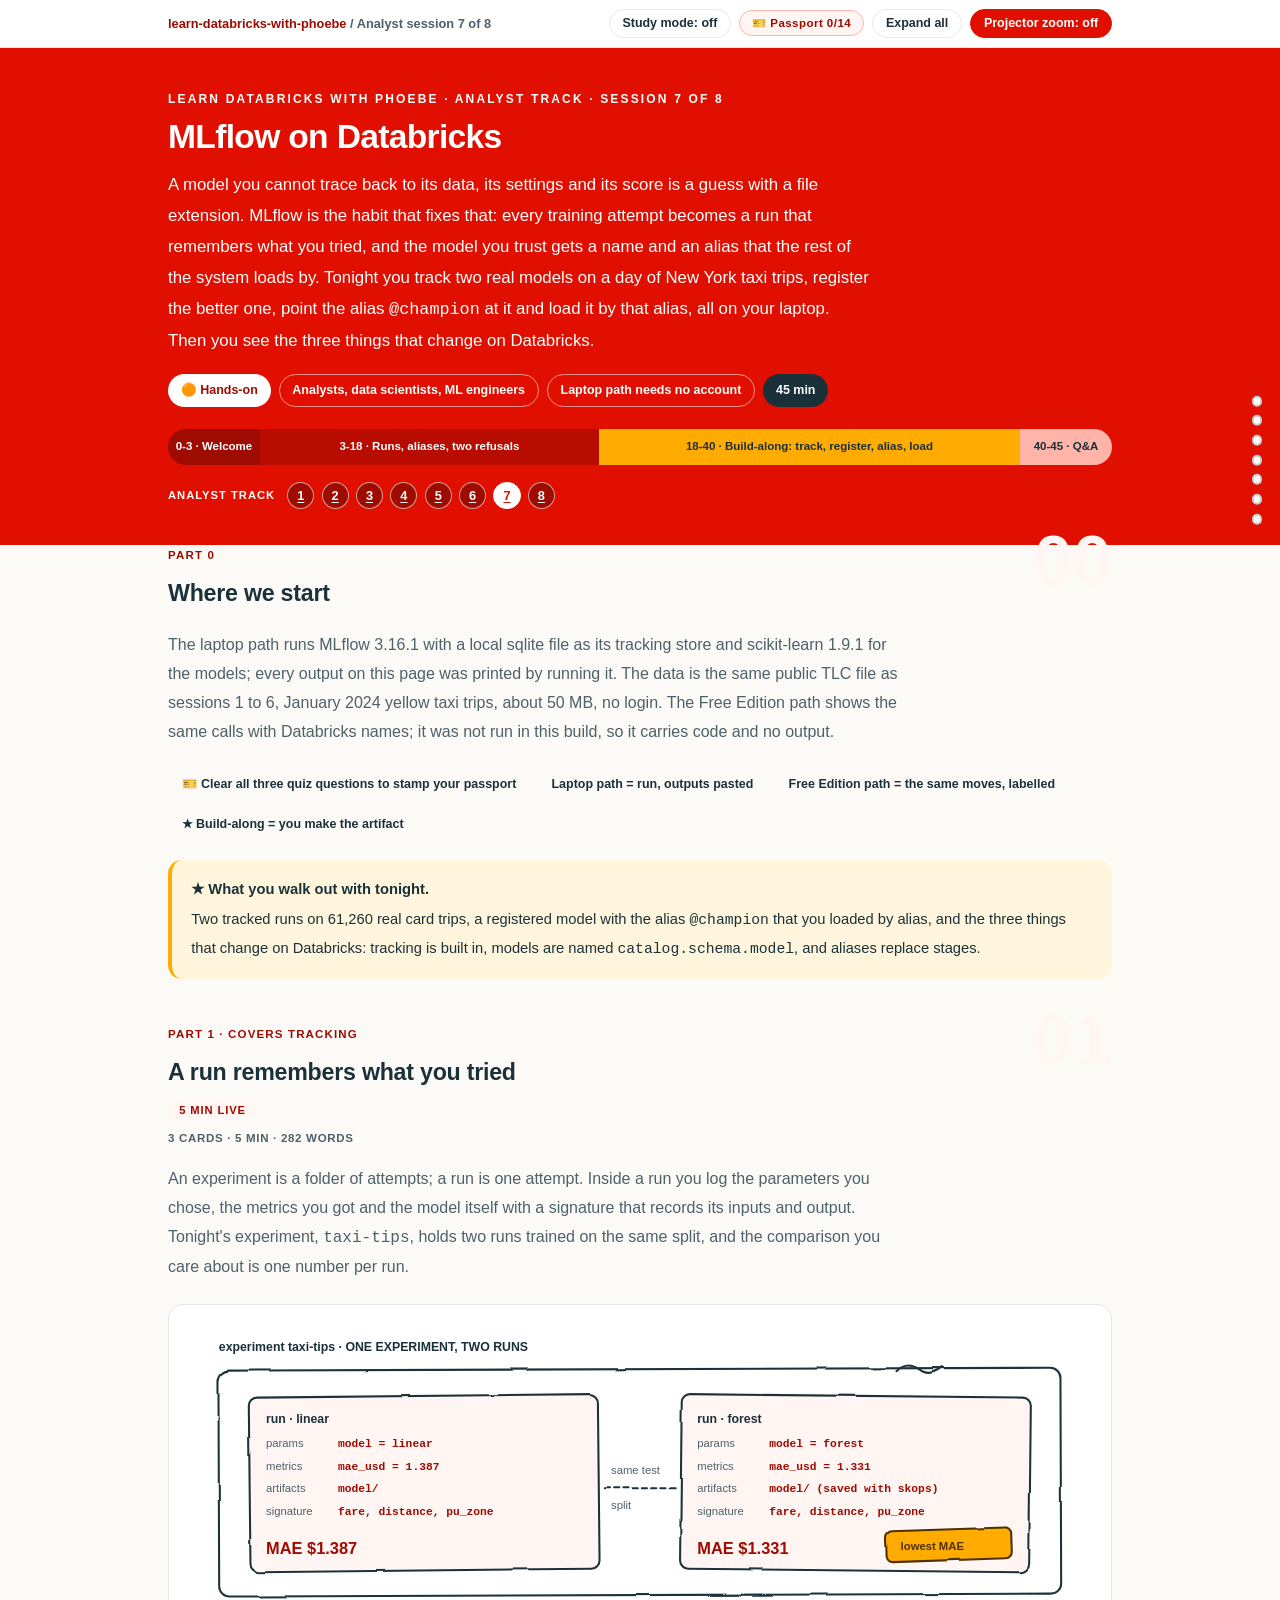
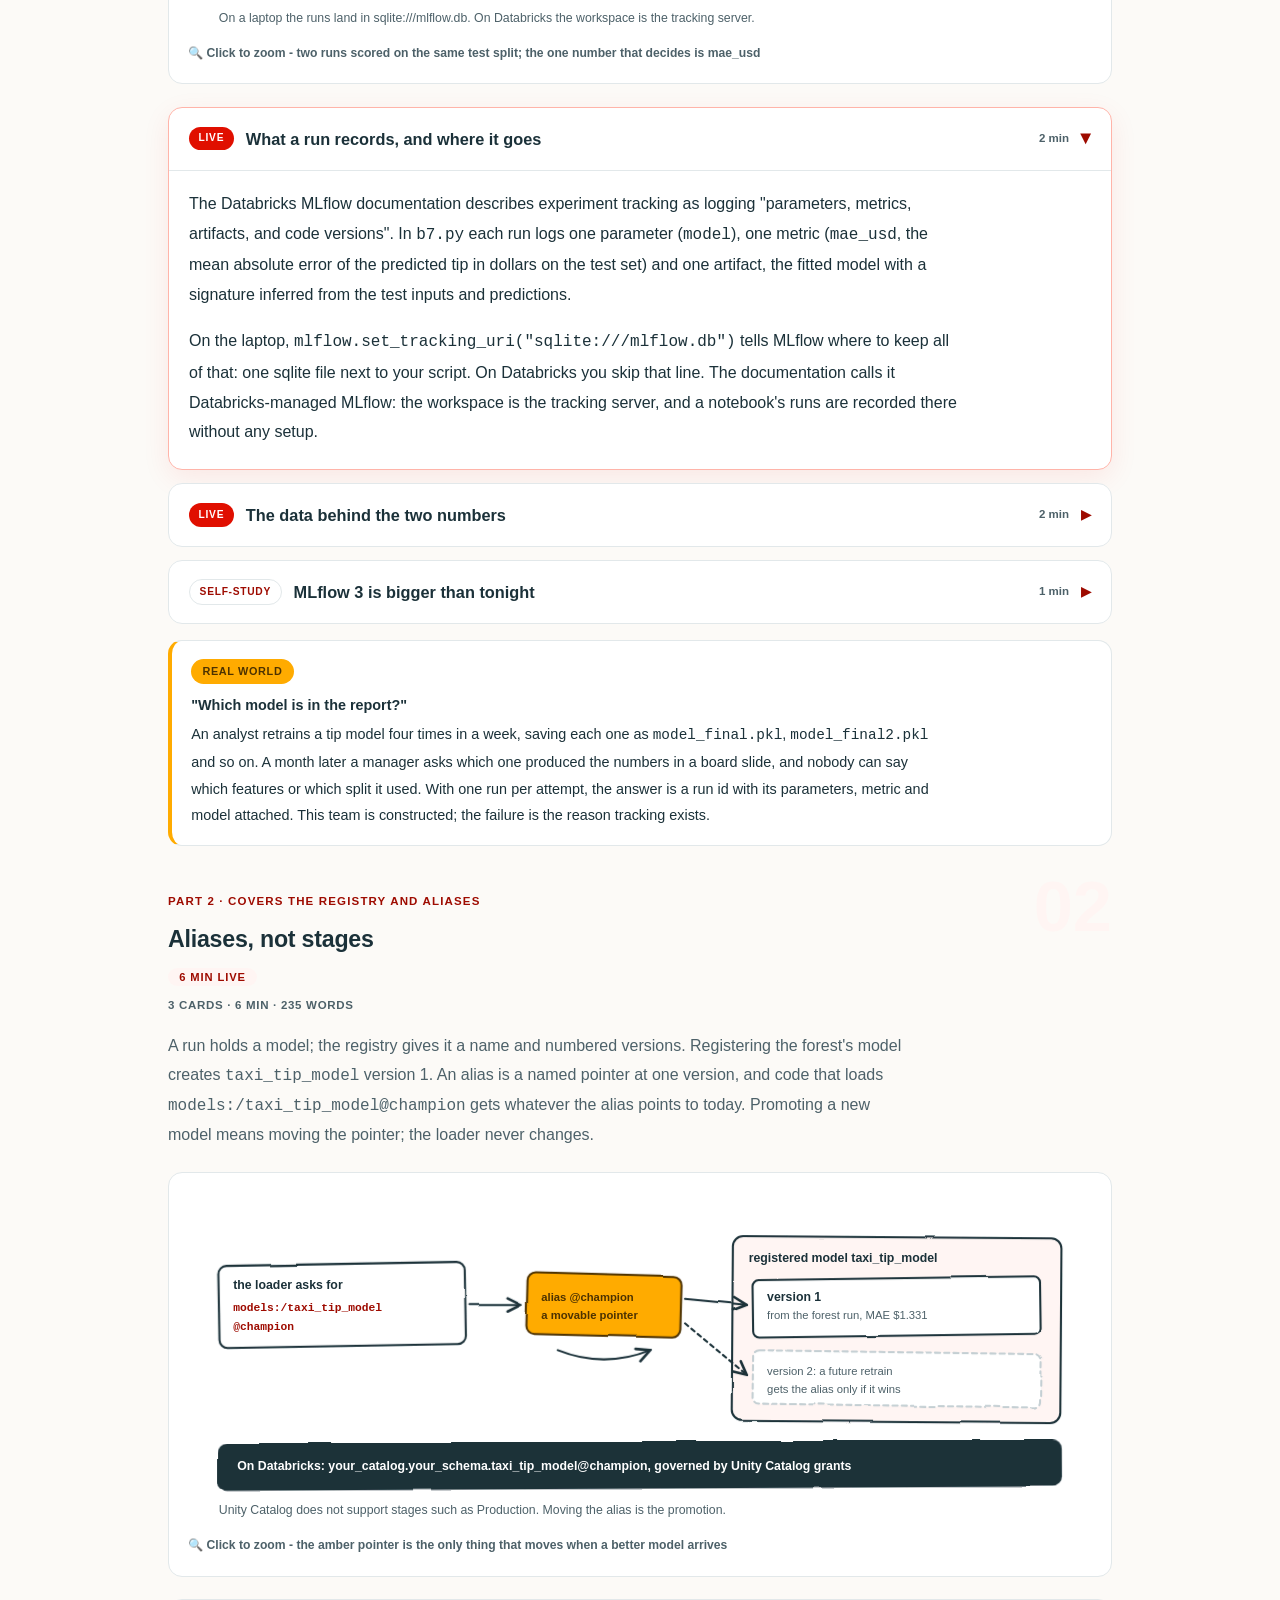
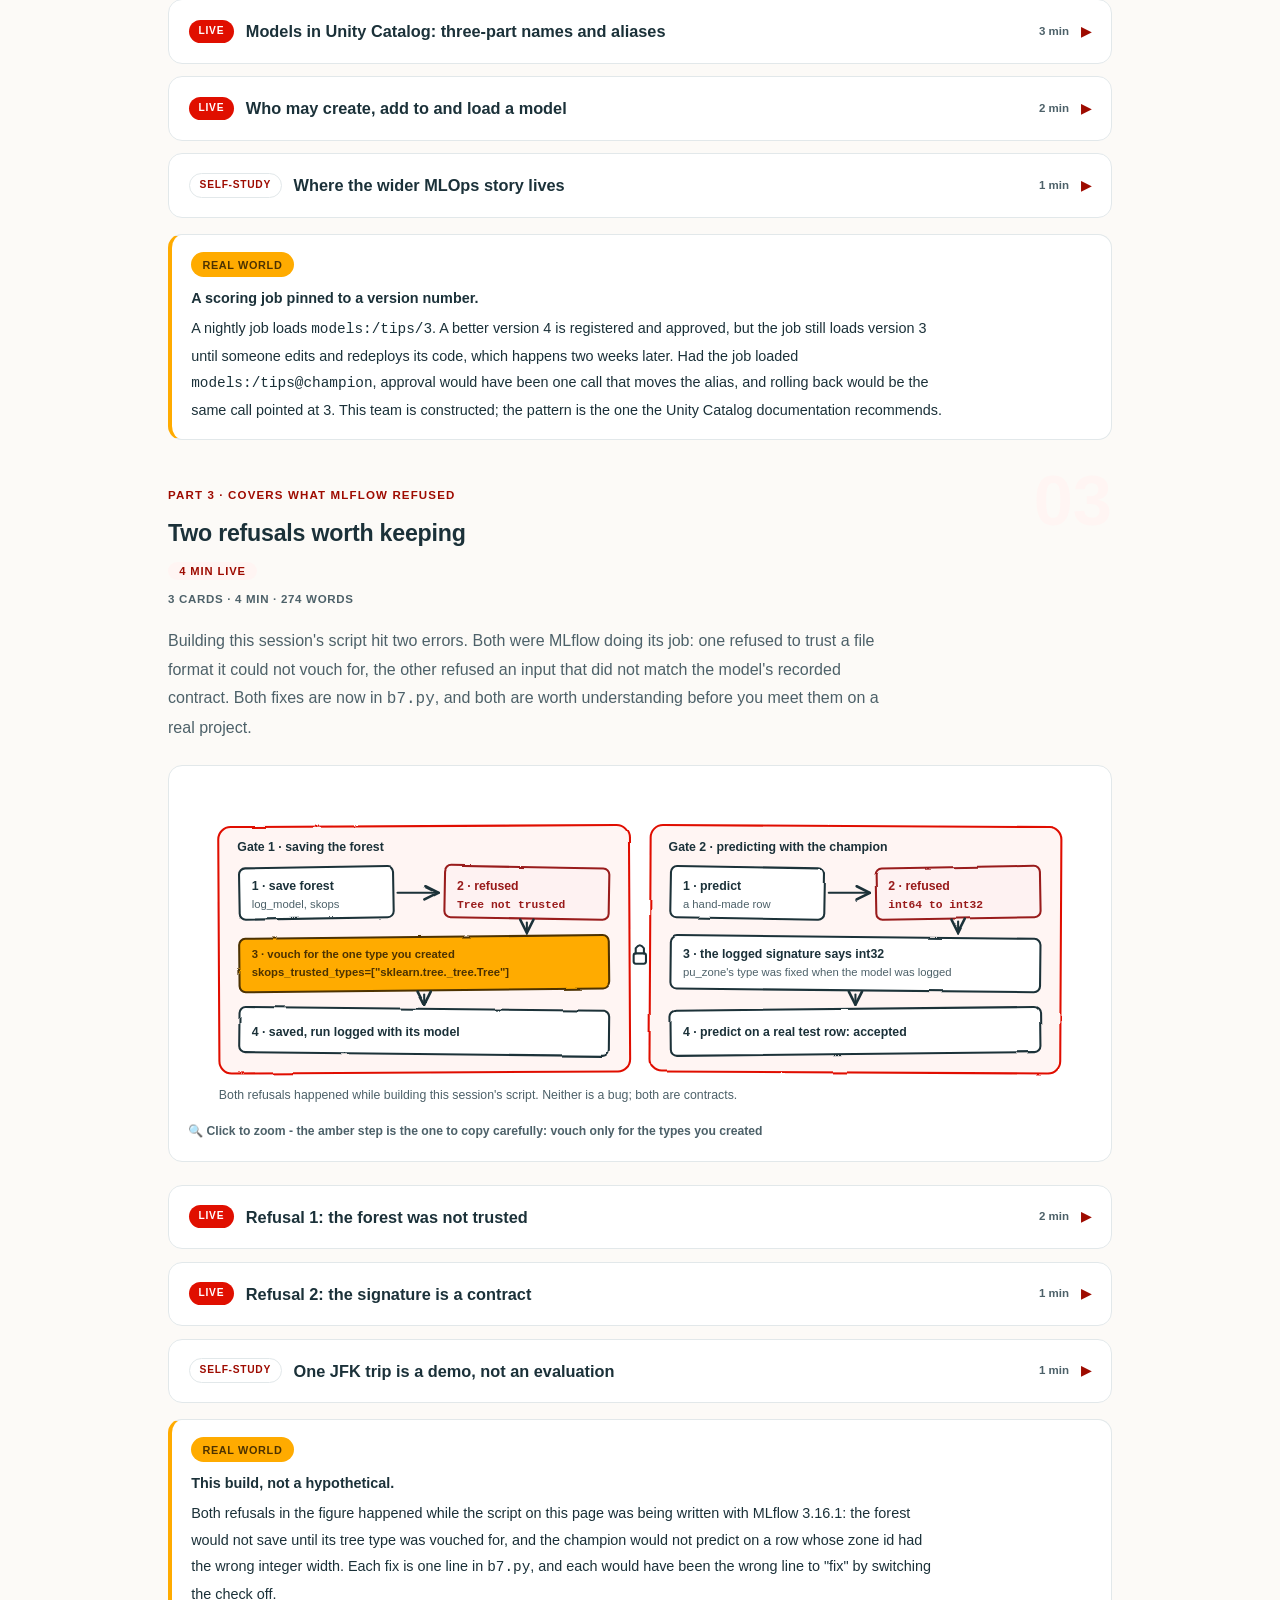
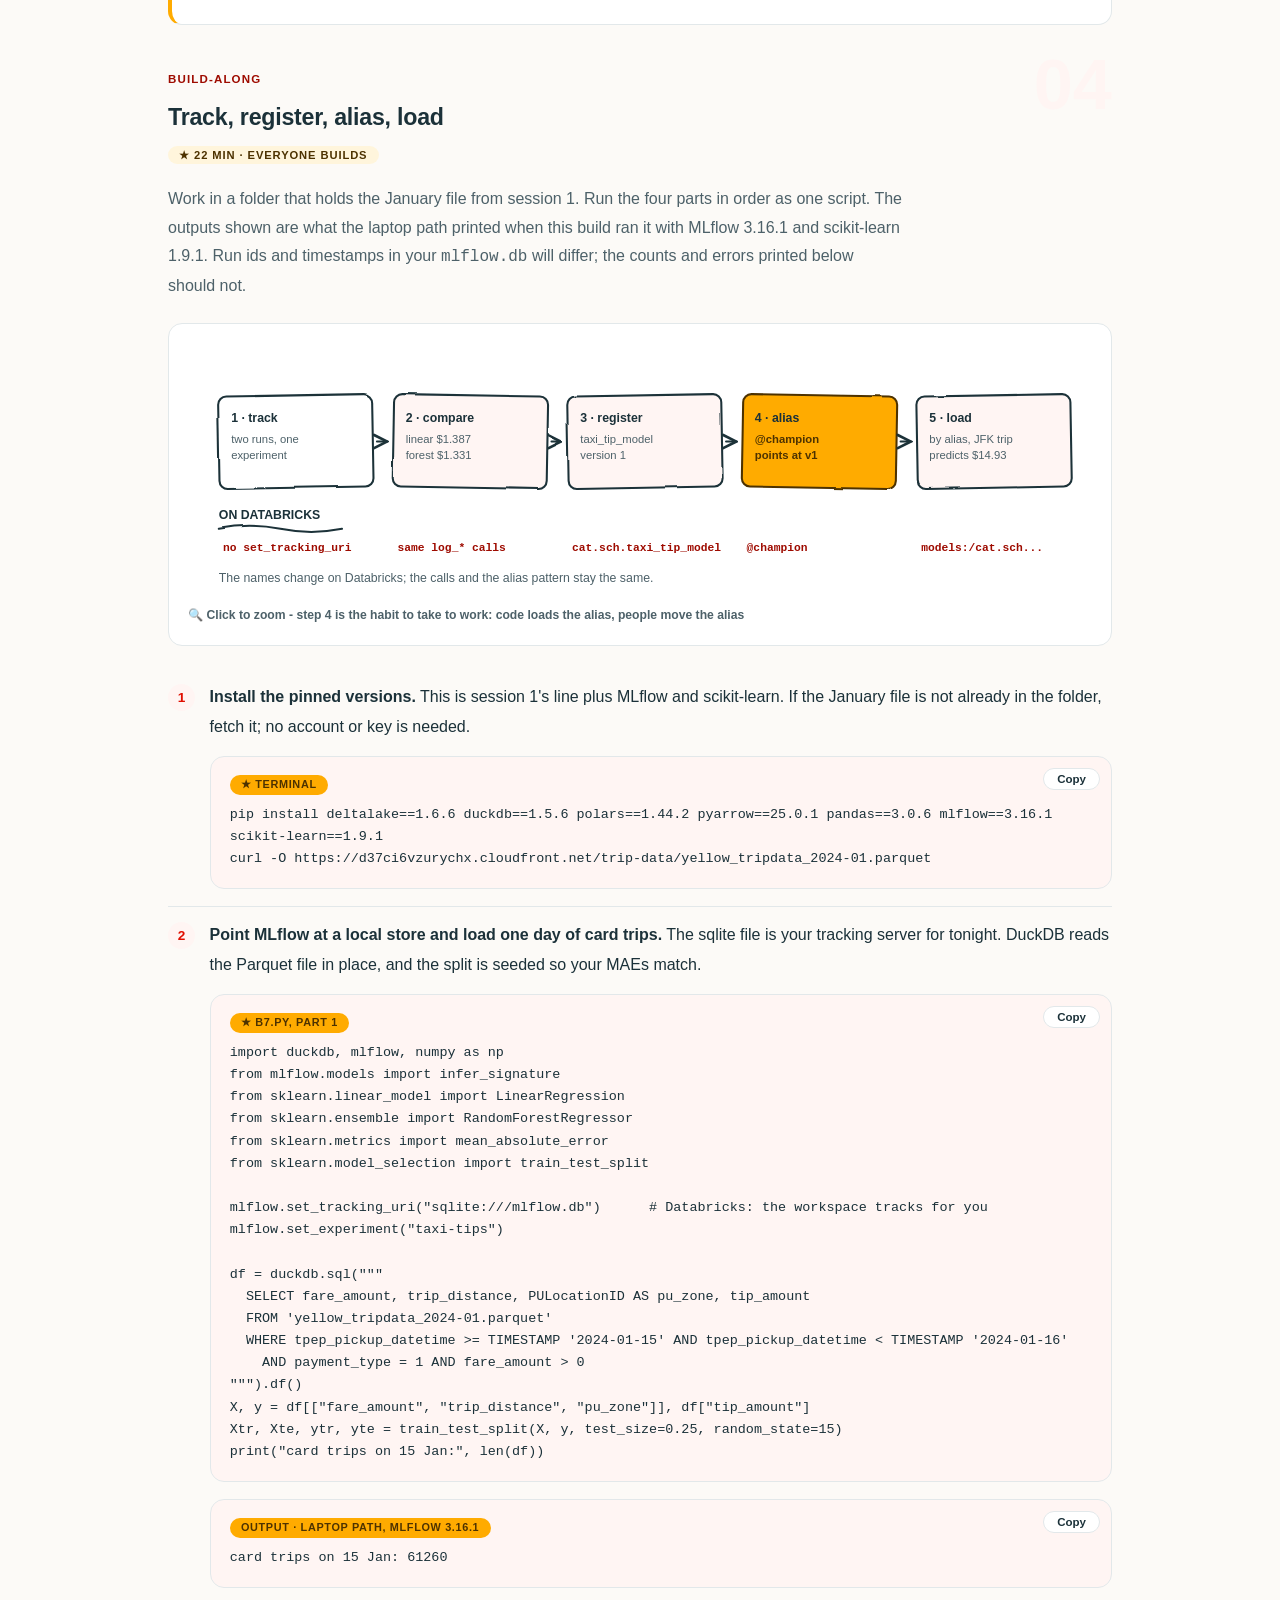
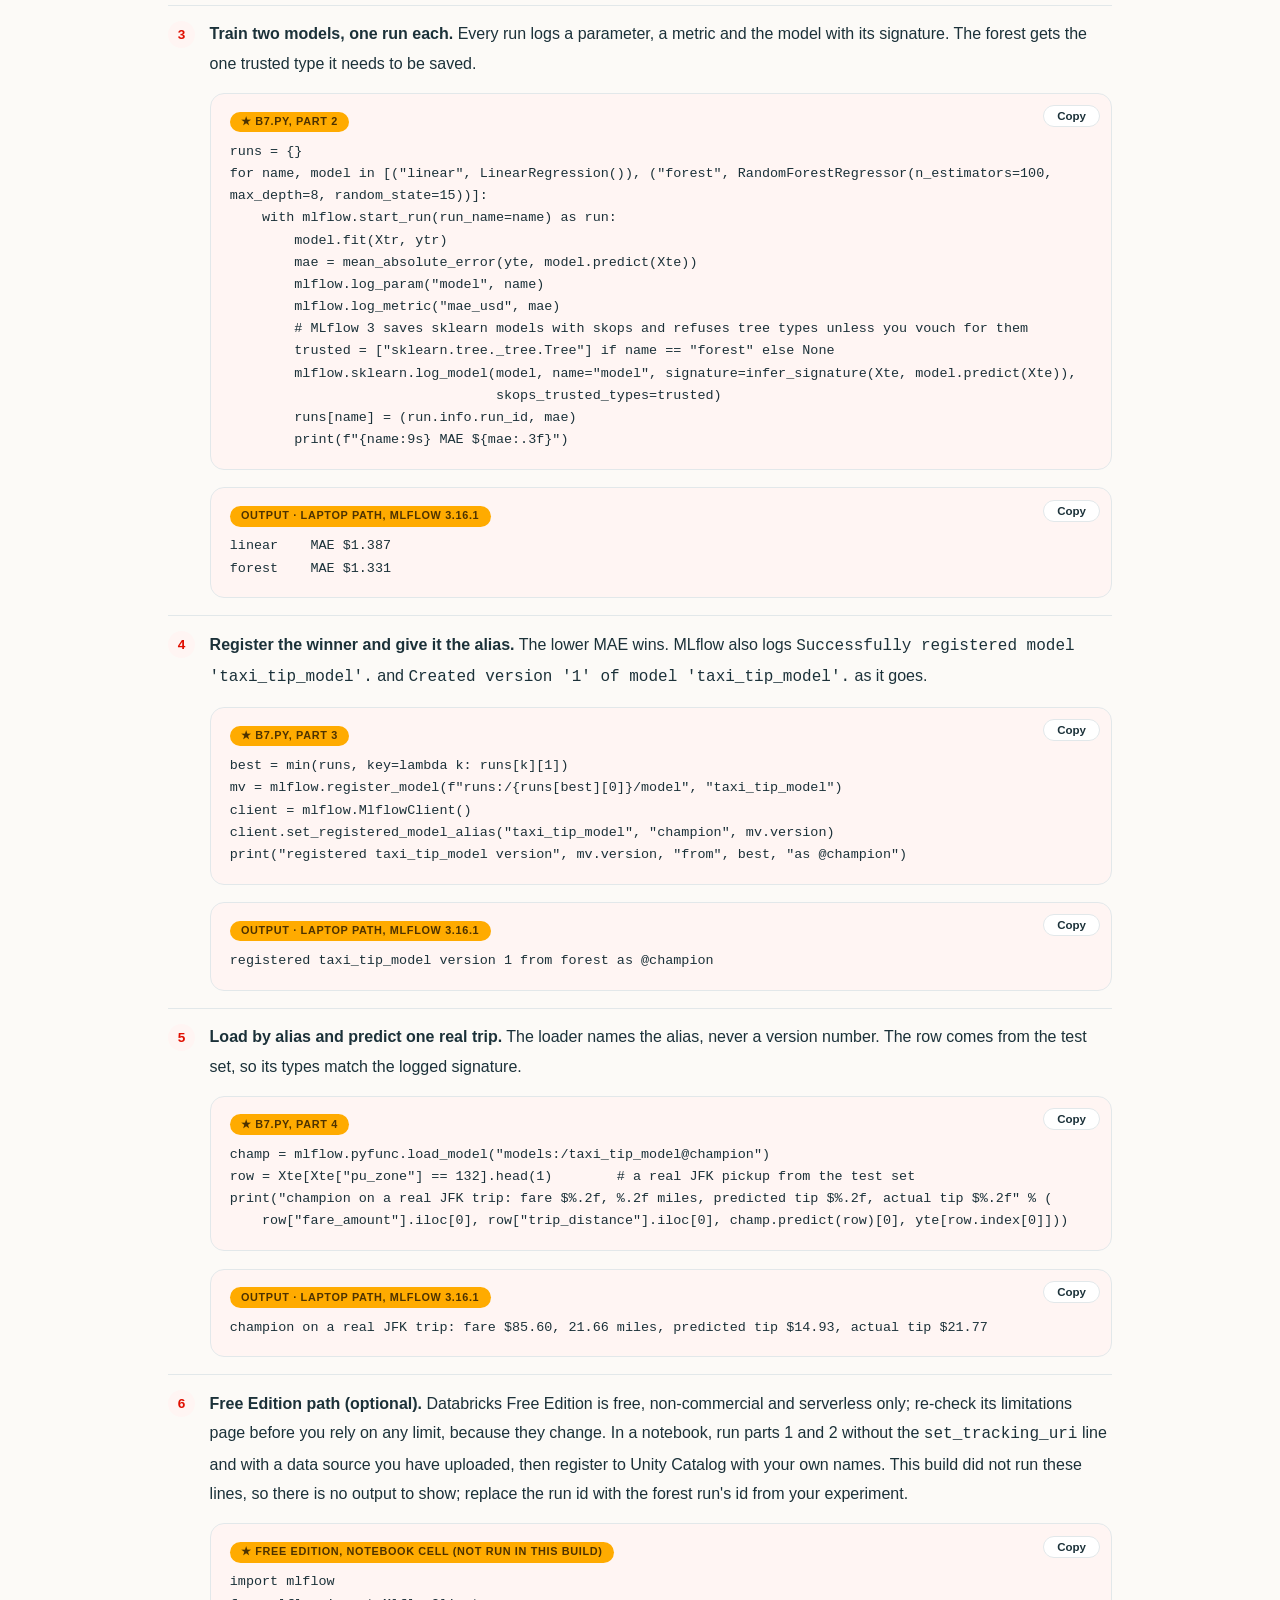
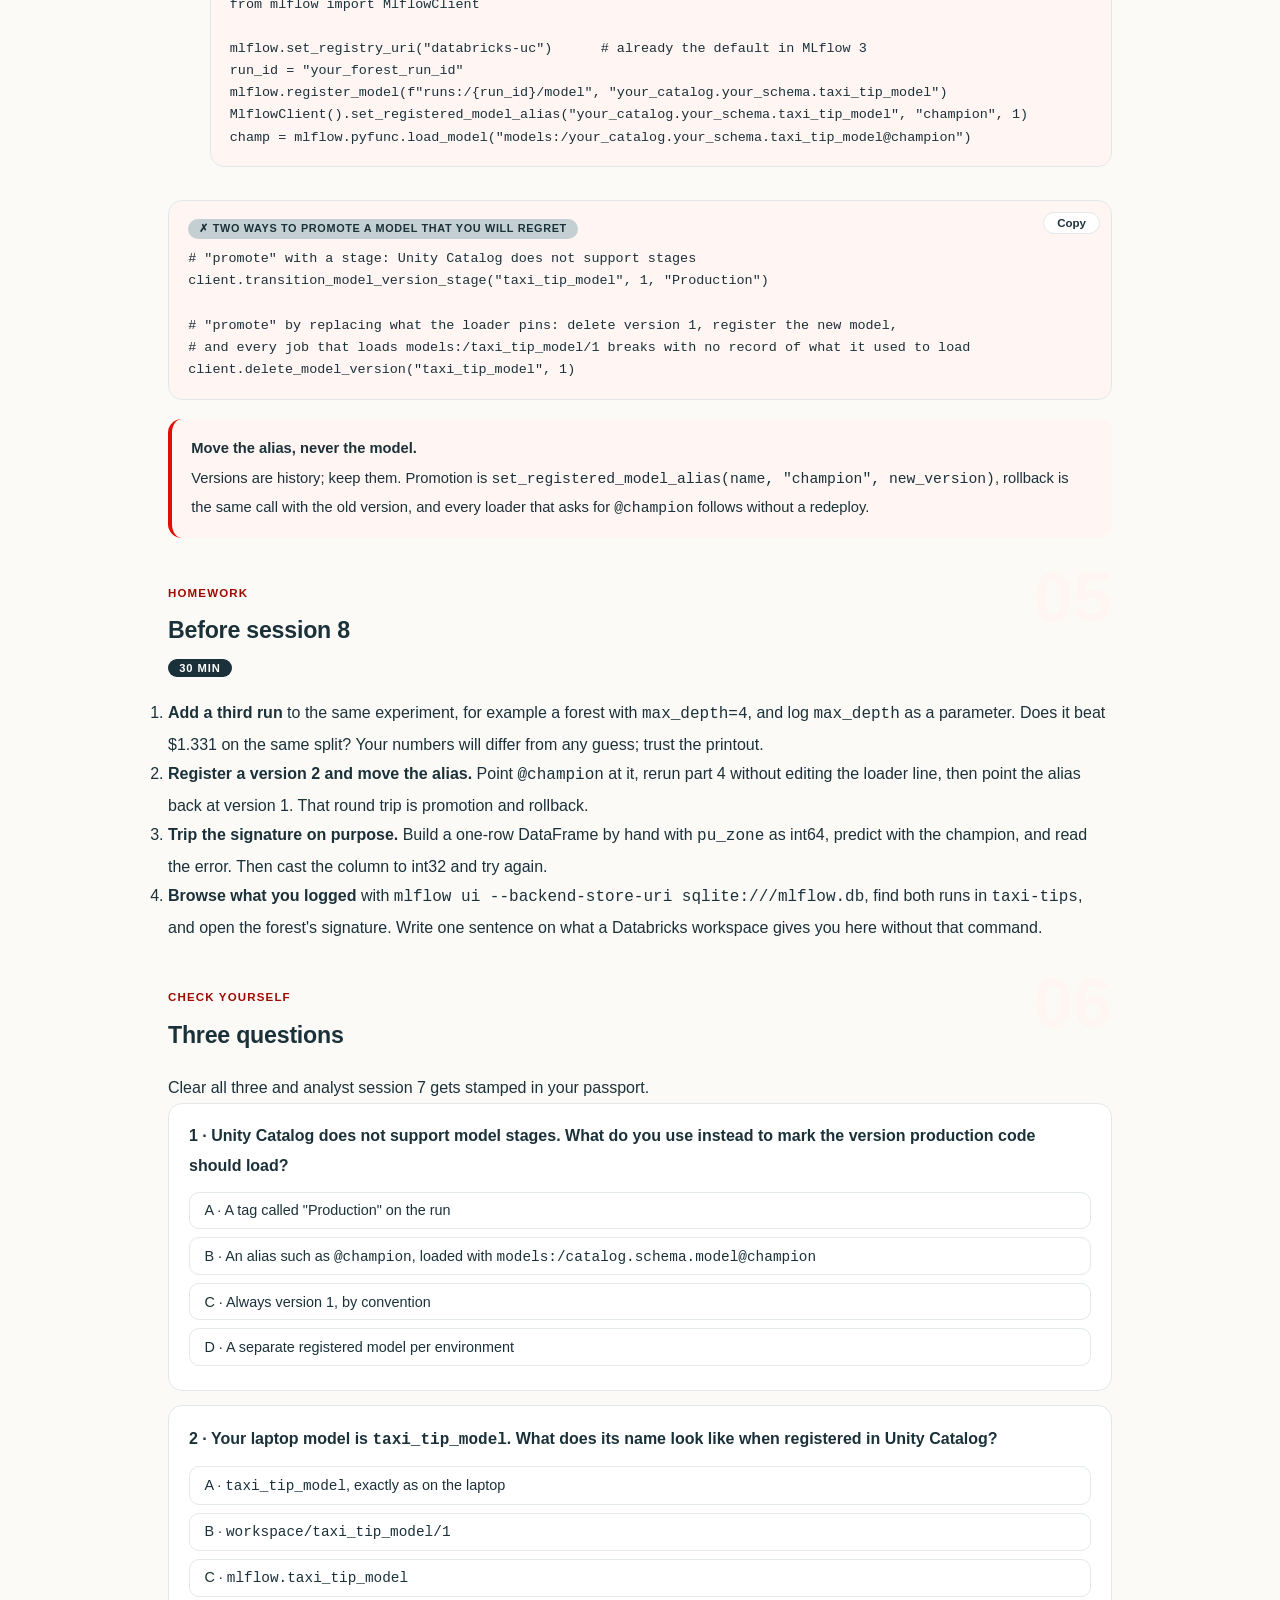
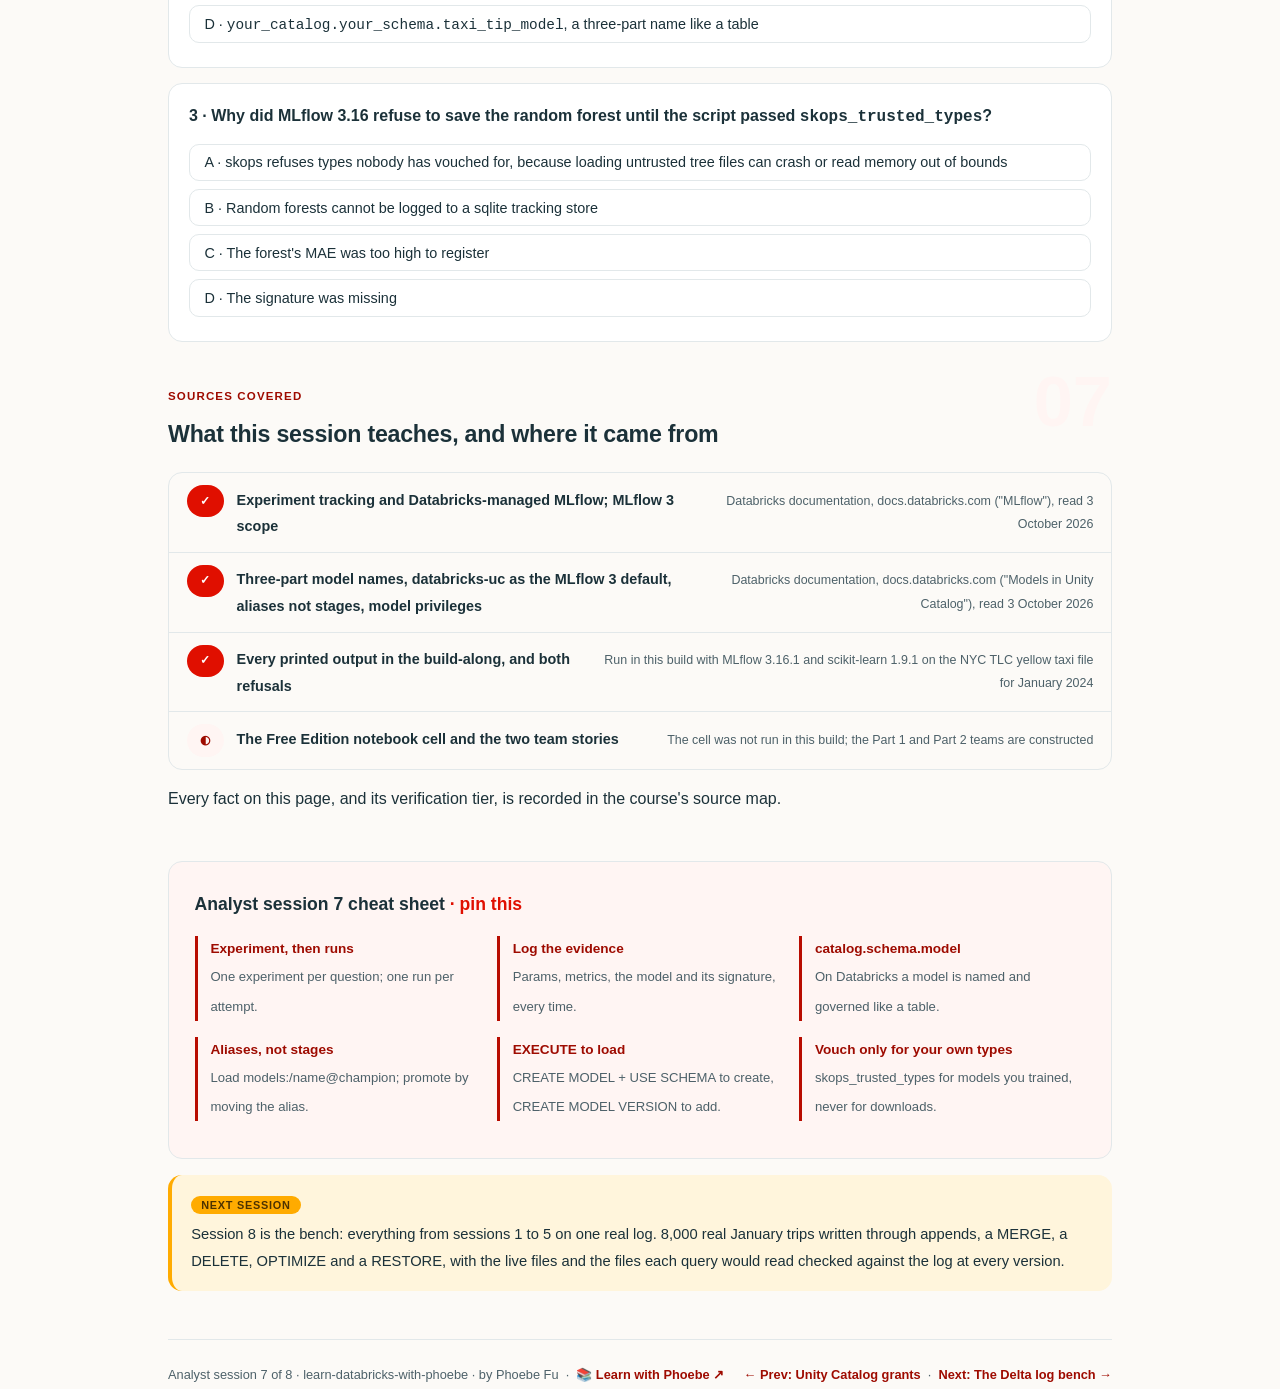
<file: courses/b7-mlflow-on-databricks.html>
<!DOCTYPE html>
<html lang="en">
<head>
<meta charset="UTF-8">
<meta name="viewport" content="width=device-width, initial-scale=1.0">
<!-- social:start -->
<meta name="description" content="Analyst session 7 of 8. Track two real models with MLflow on your laptop, register the winner, give it the alias @champion and load it by that alias. Then see what changes on Databricks: tracking is built in, models are named catalog.schema.model, and aliases replace stages.">
<meta property="og:type" content="article">
<meta property="og:site_name" content="Learn with Phoebe">
<meta property="og:title" content="MLflow on Databricks - learn databricks with phoebe">
<meta property="og:description" content="Analyst session 7 of 8. Two tracked runs on 61,260 real taxi trips, a registered model with the alias @champion, two refusals worth keeping, and the Databricks names for all of it.">
<meta property="og:url" content="https://phoebefu6.github.io/learn-databricks-with-phoebe/courses/b7-mlflow-on-databricks.html">
<meta property="og:image" content="https://phoebefu6.github.io/learn-databricks-with-phoebe/assets/og-cover.png">
<meta property="og:image:width" content="1200">
<meta property="og:image:height" content="630">
<meta name="twitter:card" content="summary_large_image">
<meta name="twitter:title" content="MLflow on Databricks - learn databricks with phoebe">
<meta name="twitter:description" content="Analyst session 7 of 8. Runs, a registered model, an alias instead of a stage, built on real taxi trips with no account.">
<meta name="twitter:image" content="https://phoebefu6.github.io/learn-databricks-with-phoebe/assets/og-cover.png">
<!-- social:end -->
<title>Analyst session 7 · MLflow on Databricks - learn databricks with phoebe</title>
<link rel="stylesheet" href="../assets/style.css?v=22">
</head>
<body>

<div class="toolbar">
  <div class="wrap">
    <span class="crumb"><a href="../index.html">learn-databricks-with-phoebe</a> / Analyst session 7 of 8</span>
    <button class="btn" id="toggle-all" type="button">Expand all</button>
    <button class="btn primary" id="zoom-toggle" type="button">Projector zoom: off</button>
  </div>
</div>

<header class="masthead">
  <div class="wrap">
    <div class="eyebrow">Learn Databricks with Phoebe · Analyst track · Session 7 of 8</div>
    <h1><span class="accent">MLflow</span> on Databricks</h1>
    <p class="sub">A model you cannot trace back to its data, its settings and its score is a guess with a file extension. MLflow is the habit that fixes that: every training attempt becomes a run that remembers what you tried, and the model you trust gets a name and an alias that the rest of the system loads by. Tonight you track two real models on a day of New York taxi trips, register the better one, point the alias <code>@champion</code> at it and load it by that alias, all on your laptop. Then you see the three things that change on Databricks.</p>
    <div class="chip-row">
      <span class="chip level">🟠 Hands-on</span>
      <span class="chip audience">Analysts, data scientists, ML engineers</span>
      <span class="chip audience">Laptop path needs no account</span>
      <span class="chip time">45 min</span>
    </div>
    <div class="agenda">
      <span class="a1" style="flex:1">0-3 · Welcome</span>
      <span class="a2" style="flex:4">3-18 · Runs, aliases, two refusals</span>
      <span class="a3" style="flex:5">18-40 · Build-along: track, register, alias, load</span>
      <span class="a4" style="flex:1">40-45 · Q&amp;A</span>
    </div>
  </div>
</header>

<main class="wrap">

  <section class="section" id="intro">
    <div class="section-kicker">
      <span class="klabel">Part 0</span>
      <h2>Where we start</h2>
    </div>
    <p class="lede">The laptop path runs MLflow 3.16.1 with a local sqlite file as its tracking store and scikit-learn 1.9.1 for the models; every output on this page was printed by running it. The data is the same public TLC file as sessions 1 to 6, January 2024 yellow taxi trips, about 50 MB, no login. The Free Edition path shows the same calls with Databricks names; it was not run in this build, so it carries code and no output.</p>

    <div class="legend">
      <span class="pill">🎫 Clear all three quiz questions to stamp your passport</span>
      <span class="pill">Laptop path = run, outputs pasted</span>
      <span class="pill">Free Edition path = the same moves, labelled</span>
      <span class="pill">★ Build-along = you make the artifact</span>
    </div>

    <div class="callout win">
      <p><strong>★ What you walk out with tonight.</strong> Two tracked runs on 61,260 real card trips, a registered model with the alias <code>@champion</code> that you loaded by alias, and the three things that change on Databricks: tracking is built in, models are named <code>catalog.schema.model</code>, and aliases replace stages.</p>
    </div>
  </section>

  <section class="section" id="part-1">
    <div class="section-kicker">
      <span class="klabel">Part 1 · covers tracking</span>
      <h2>A run remembers what you tried</h2>
      <span class="tag concept">5 min live</span>
    </div>
    <p class="lede">An experiment is a folder of attempts; a run is one attempt. Inside a run you log the parameters you chose, the metrics you got and the model itself with a signature that records its inputs and output. Tonight's experiment, <code>taxi-tips</code>, holds two runs trained on the same split, and the comparison you care about is one number per run.</p>

    <figure class="zoomable">
      <svg viewBox="0 0 880 300" xmlns="http://www.w3.org/2000/svg" role="img" aria-label="One experiment called taxi-tips holding two runs. The linear run logged the parameter model equals linear, the metric mae_usd 1.387, a model artifact and a signature with fare, distance and pu_zone as inputs. The forest run logged model equals forest, mae_usd 1.331, a model saved with skops and the same signature. Both were scored on the same test split; the forest has the lowest MAE.">
        <defs>
          <filter id="b7aSk" x="-3%" y="-3%" width="106%" height="106%"><feTurbulence type="fractalNoise" baseFrequency="0.02" numOctaves="2" seed="71" result="n"/><feDisplacementMap in="SourceGraphic" in2="n" scale="2.4" xChannelSelector="R" yChannelSelector="G"/></filter>
          <pattern id="b7aHc" patternUnits="userSpaceOnUse" width="7" height="7" patternTransform="rotate(-38)"><line x1="0" y1="0" x2="0" y2="7" stroke="#E00F00" stroke-width="1" opacity=".5"/></pattern>
          <marker id="b7aAr" viewBox="0 0 10 10" refX="9" refY="5" markerWidth="8" markerHeight="8" orient="auto"><path d="M1 1 L9 5 L1 9" fill="none" stroke="#1B3139" stroke-width="1.6" stroke-linecap="round"/></marker>
        </defs>
        <style>
          .b7aH { font: 800 12px Inter, sans-serif; fill: #1B3139; }
          .b7aC { font: 600 11px ui-monospace, Menlo, monospace; fill: #9E0B00; }
          .b7aS { font: 400 11px Inter, sans-serif; fill: #4D6169; }
          .b7aB { font: 800 11px Inter, sans-serif; fill: #4D3200; }
          .b7aV { font: 800 16px Inter, sans-serif; fill: #9E0B00; }
          .b7aN { font: 400 12px Inter, sans-serif; fill: #4D6169; }
        </style>

        <text class="b7aH" x="30" y="26">experiment taxi-tips  · ONE EXPERIMENT, TWO RUNS</text>

        <g filter="url(#b7aSk)" fill="none" stroke="#1B3139" stroke-width="2" stroke-linecap="round" stroke-linejoin="round">
          <rect x="30" y="44" width="820" height="220" rx="10" transform="rotate(-0.2 440 154)" fill="#FFFFFF"/>
          <rect x="60" y="70" width="340" height="170" rx="8" transform="rotate(-0.6 230 155)" fill="#FFF5F3"/>
          <rect x="480" y="70" width="340" height="170" rx="8" transform="rotate(0.6 650 155)" fill="#FFF5F3"/>
          <path d="M406 160 L474 160" stroke-dasharray="5 4"/>
          <rect x="680" y="200" width="122" height="30" rx="6" transform="rotate(-2 741 215)" fill="#FFAB00" stroke="#4D3200"/>
          <path d="M690 46 Q700 36 712 44 Q722 52 734 42"/>
        </g>

        <text class="b7aH" x="76" y="96">run · linear</text>
        <text class="b7aS" x="76" y="120">params</text>
        <text class="b7aC" x="146" y="120">model = linear</text>
        <text class="b7aS" x="76" y="142">metrics</text>
        <text class="b7aC" x="146" y="142">mae_usd = 1.387</text>
        <text class="b7aS" x="76" y="164">artifacts</text>
        <text class="b7aC" x="146" y="164">model/</text>
        <text class="b7aS" x="76" y="186">signature</text>
        <text class="b7aC" x="146" y="186">fare, distance, pu_zone</text>
        <text class="b7aV" x="76" y="224">MAE $1.387</text>

        <text class="b7aH" x="496" y="96">run · forest</text>
        <text class="b7aS" x="496" y="120">params</text>
        <text class="b7aC" x="566" y="120">model = forest</text>
        <text class="b7aS" x="496" y="142">metrics</text>
        <text class="b7aC" x="566" y="142">mae_usd = 1.331</text>
        <text class="b7aS" x="496" y="164">artifacts</text>
        <text class="b7aC" x="566" y="164">model/  (saved with skops)</text>
        <text class="b7aS" x="496" y="186">signature</text>
        <text class="b7aC" x="566" y="186">fare, distance, pu_zone</text>
        <text class="b7aV" x="496" y="224">MAE $1.331</text>
        <text class="b7aB" x="694" y="220">lowest MAE</text>

        <text class="b7aS" x="412" y="146">same test</text>
        <text class="b7aS" x="412" y="180">split</text>

        <text class="b7aN" x="30" y="290">On a laptop the runs land in sqlite:///mlflow.db. On Databricks the workspace is the tracking server.</text>
      </svg>
      <figcaption>🔍 Click to zoom - two runs scored on the same test split; the one number that decides is mae_usd</figcaption>
    </figure>

    <details class="card" open>
      <summary><span class="mode live">Live</span>What a run records, and where it goes<span class="mini">2 min</span><span class="caret">▶</span></summary>
      <div class="body">
        <p>The Databricks MLflow documentation describes experiment tracking as logging "parameters, metrics, artifacts, and code versions". In <code>b7.py</code> each run logs one parameter (<code>model</code>), one metric (<code>mae_usd</code>, the mean absolute error of the predicted tip in dollars on the test set) and one artifact, the fitted model with a signature inferred from the test inputs and predictions.</p>
        <p>On the laptop, <code>mlflow.set_tracking_uri("sqlite:///mlflow.db")</code> tells MLflow where to keep all of that: one sqlite file next to your script. On Databricks you skip that line. The documentation calls it Databricks-managed MLflow: the workspace is the tracking server, and a notebook's runs are recorded there without any setup.</p>
      </div>
    </details>

    <details class="card">
      <summary><span class="mode live">Live</span>The data behind the two numbers<span class="mini">2 min</span><span class="caret">▶</span></summary>
      <div class="body">
        <p>The script keeps trips picked up on 15 January 2024 with <code>payment_type = 1</code> (card) and a fare above 0: 61,260 rows. The features are <code>fare_amount</code>, <code>trip_distance</code> and <code>pu_zone</code> (the pickup zone id); the target is <code>tip_amount</code>. A 75/25 train and test split with seed 15 feeds both models, so their scores are comparable.</p>
        <p>The linear regression scores an MAE of $1.387; the random forest (100 trees, depth 8, seed 15) scores $1.331. That is real data and real error, and the gap is about six cents per trip. Whether six cents is worth a heavier model is a judgement call, and the run history is what lets you make it later with evidence. Before you lean on tips from any other payment type, read how the TLC data dictionary describes <code>tip_amount</code>.</p>
      </div>
    </details>

    <details class="card">
      <summary><span class="mode self">Self-study</span>MLflow 3 is bigger than tonight<span class="mini">1 min</span><span class="caret">▶</span></summary>
      <div class="body">
        <p>The Databricks documentation describes MLflow 3 as covering agents and LLM applications as well as classic machine learning, including evaluation of generative output. Tonight stays with classic ML: two regressors, one metric, one registered model. Model serving, vector search and agents on Databricks are outside this track.</p>
      </div>
    </details>

    <div class="callout example">
      <span class="ex-pill">Real world</span>
      <p><strong>"Which model is in the report?"</strong> An analyst retrains a tip model four times in a week, saving each one as <code>model_final.pkl</code>, <code>model_final2.pkl</code> and so on. A month later a manager asks which one produced the numbers in a board slide, and nobody can say which features or which split it used. With one run per attempt, the answer is a run id with its parameters, metric and model attached. This team is constructed; the failure is the reason tracking exists.</p>
    </div>
  </section>

  <section class="section" id="part-2">
    <div class="section-kicker">
      <span class="klabel">Part 2 · covers the registry and aliases</span>
      <h2>Aliases, not stages</h2>
      <span class="tag concept">6 min live</span>
    </div>
    <p class="lede">A run holds a model; the registry gives it a name and numbered versions. Registering the forest's model creates <code>taxi_tip_model</code> version 1. An alias is a named pointer at one version, and code that loads <code>models:/taxi_tip_model@champion</code> gets whatever the alias points to today. Promoting a new model means moving the pointer; the loader never changes.</p>

    <figure class="zoomable">
      <svg viewBox="0 0 880 324" xmlns="http://www.w3.org/2000/svg" role="img" aria-label="The loader asks for models:/taxi_tip_model@champion. The alias @champion is a movable pointer to version 1 of the registered model taxi_tip_model, which came from the forest run with MAE 1.331. A dashed arrow shows the alias could later move to a future version 2 if it wins. On Databricks the name becomes your_catalog.your_schema.taxi_tip_model, governed by Unity Catalog.">
        <defs>
          <filter id="b7bSk" x="-3%" y="-3%" width="106%" height="106%"><feTurbulence type="fractalNoise" baseFrequency="0.02" numOctaves="2" seed="73" result="n"/><feDisplacementMap in="SourceGraphic" in2="n" scale="2.4" xChannelSelector="R" yChannelSelector="G"/></filter>
          <pattern id="b7bHc" patternUnits="userSpaceOnUse" width="7" height="7" patternTransform="rotate(-38)"><line x1="0" y1="0" x2="0" y2="7" stroke="#E00F00" stroke-width="1" opacity=".5"/></pattern>
          <marker id="b7bAr" viewBox="0 0 10 10" refX="9" refY="5" markerWidth="8" markerHeight="8" orient="auto"><path d="M1 1 L9 5 L1 9" fill="none" stroke="#1B3139" stroke-width="1.6" stroke-linecap="round"/></marker>
        </defs>
        <style>
          .b7bH { font: 800 12px Inter, sans-serif; fill: #1B3139; }
          .b7bL { font: 600 12px Inter, sans-serif; fill: #1B3139; }
          .b7bC { font: 600 11px ui-monospace, Menlo, monospace; fill: #9E0B00; }
          .b7bS { font: 400 11px Inter, sans-serif; fill: #4D6169; }
          .b7bB { font: 800 11px Inter, sans-serif; fill: #4D3200; }
          .b7bW { font: 800 12px Inter, sans-serif; fill: #FFFFFF; }
          .b7bN { font: 400 12px Inter, sans-serif; fill: #4D6169; }
        </style>

        <g filter="url(#b7bSk)" fill="none" stroke="#1B3139" stroke-width="2" stroke-linecap="round" stroke-linejoin="round">
          <rect x="30" y="70" width="240" height="80" rx="8" transform="rotate(-1 150 110)" fill="#FFFFFF"/>
          <path d="M274 110 L324 110" marker-end="url(#b7bAr)"/>
          <rect x="330" y="80" width="150" height="60" rx="8" transform="rotate(1.5 405 110)" fill="#FFAB00" stroke="#4D3200"/>
          <path d="M360 154 Q405 172 450 154" marker-end="url(#b7bAr)"/>
          <rect x="530" y="44" width="320" height="180" rx="10" transform="rotate(0.4 690 134)" fill="#FFF5F3"/>
          <rect x="550" y="84" width="280" height="56" rx="6" transform="rotate(-0.8 690 112)" fill="#FFFFFF"/>
          <rect x="550" y="156" width="280" height="52" rx="6" transform="rotate(0.8 690 182)" fill="#FFFFFF" stroke="#C4CFD3" stroke-dasharray="5 4"/>
          <path d="M484 104 L544 110" marker-end="url(#b7bAr)"/>
          <path d="M484 128 L544 178" stroke-dasharray="4 4" marker-end="url(#b7bAr)"/>
          <rect x="30" y="244" width="820" height="44" rx="8" transform="rotate(-0.3 440 266)" fill="#1B3139"/>
        </g>

        <text class="b7bH" x="44" y="94">the loader asks for</text>
        <text class="b7bC" x="44" y="116">models:/taxi_tip_model</text>
        <text class="b7bC" x="44" y="134">@champion</text>

        <text class="b7bB" x="344" y="106">alias @champion</text>
        <text class="b7bB" x="344" y="124">a movable pointer</text>

        <text class="b7bH" x="546" y="68">registered model taxi_tip_model</text>
        <text class="b7bL" x="564" y="106">version 1</text>
        <text class="b7bS" x="564" y="124">from the forest run, MAE $1.331</text>
        <text class="b7bS" x="564" y="178">version 2: a future retrain</text>
        <text class="b7bS" x="564" y="196">gets the alias only if it wins</text>

        <text class="b7bW" x="48" y="271">On Databricks: your_catalog.your_schema.taxi_tip_model@champion, governed by Unity Catalog grants</text>

        <text class="b7bN" x="30" y="314">Unity Catalog does not support stages such as Production. Moving the alias is the promotion.</text>
      </svg>
      <figcaption>🔍 Click to zoom - the amber pointer is the only thing that moves when a better model arrives</figcaption>
    </figure>

    <details class="card">
      <summary><span class="mode live">Live</span>Models in Unity Catalog: three-part names and aliases<span class="mini">3 min</span><span class="caret">▶</span></summary>
      <div class="body">
        <p>On Databricks a registered model lives in Unity Catalog under a three-part name, <code>&lt;catalog&gt;.&lt;schema&gt;.&lt;model&gt;</code>, exactly like a table. The documentation for models in Unity Catalog says <code>mlflow.set_registry_uri("databricks-uc")</code> is the default in MLflow 3, so in a Databricks notebook <code>register_model</code> lands in Unity Catalog without that line; writing it anyway makes the intent visible.</p>
        <p>The same page is direct about the old workflow: "stages are not supported". Instead of moving a version to Staging or Production, you assign an alias such as <code>@Champion</code> and load with <code>models:/cat.sch.model@Champion</code>. Tonight's laptop registry uses the alias <code>@champion</code> in exactly the same way, with a one-part name because a local sqlite registry has no catalog.</p>
      </div>
    </details>

    <details class="card">
      <summary><span class="mode live">Live</span>Who may create, add to and load a model<span class="mini">2 min</span><span class="caret">▶</span></summary>
      <div class="body">
        <p>Because a model sits in the same catalog and schema tree as your tables, the grants from session 6 govern it. The documentation names the privileges: <code>CREATE MODEL</code> plus <code>USE SCHEMA</code> to create a registered model, <code>CREATE MODEL VERSION</code> to add versions to one, and <code>EXECUTE</code> to load it. A scoring job therefore needs <code>EXECUTE</code> on the model, not ownership of it, and a team that retrains needs <code>CREATE MODEL VERSION</code>, not the right to create new models anywhere in the schema.</p>
      </div>
    </details>

    <details class="card">
      <summary><span class="mode self">Self-study</span>Where the wider MLOps story lives<span class="mini">1 min</span><span class="caret">▶</span></summary>
      <div class="body">
        <p>Tonight covers the Databricks side: where runs are tracked, how a model is named and how it is promoted. CI for models, monitoring drift in production and feature stores are tooling questions that span vendors; they are taught in <a href="https://phoebefu6.github.io/learn-dataops-with-phoebe/">Learn DataOps with Phoebe</a>.</p>
      </div>
    </details>

    <div class="callout example">
      <span class="ex-pill">Real world</span>
      <p><strong>A scoring job pinned to a version number.</strong> A nightly job loads <code>models:/tips/3</code>. A better version 4 is registered and approved, but the job still loads version 3 until someone edits and redeploys its code, which happens two weeks later. Had the job loaded <code>models:/tips@champion</code>, approval would have been one call that moves the alias, and rolling back would be the same call pointed at 3. This team is constructed; the pattern is the one the Unity Catalog documentation recommends.</p>
    </div>
  </section>

  <section class="section" id="part-3">
    <div class="section-kicker">
      <span class="klabel">Part 3 · covers what MLflow refused</span>
      <h2>Two refusals worth keeping</h2>
      <span class="tag concept">4 min live</span>
    </div>
    <p class="lede">Building this session's script hit two errors. Both were MLflow doing its job: one refused to trust a file format it could not vouch for, the other refused an input that did not match the model's recorded contract. Both fixes are now in <code>b7.py</code>, and both are worth understanding before you meet them on a real project.</p>

    <figure class="zoomable">
      <svg viewBox="0 0 880 316" xmlns="http://www.w3.org/2000/svg" role="img" aria-label="Two gates. Gate 1, saving the forest: log_model with skops refused because the tree type was not trusted; passing skops_trusted_types with sklearn.tree._tree.Tree vouched for the one type you created, and the run was logged with its model. Gate 2, predicting with the champion: a hand-made row with pu_zone as int64 was refused because the logged signature says int32; predicting on a real test row was accepted.">
        <defs>
          <filter id="b7cSk" x="-3%" y="-3%" width="106%" height="106%"><feTurbulence type="fractalNoise" baseFrequency="0.02" numOctaves="2" seed="79" result="n"/><feDisplacementMap in="SourceGraphic" in2="n" scale="2.4" xChannelSelector="R" yChannelSelector="G"/></filter>
          <pattern id="b7cHc" patternUnits="userSpaceOnUse" width="7" height="7" patternTransform="rotate(-38)"><line x1="0" y1="0" x2="0" y2="7" stroke="#E00F00" stroke-width="1" opacity=".5"/></pattern>
          <marker id="b7cAr" viewBox="0 0 10 10" refX="9" refY="5" markerWidth="8" markerHeight="8" orient="auto"><path d="M1 1 L9 5 L1 9" fill="none" stroke="#1B3139" stroke-width="1.6" stroke-linecap="round"/></marker>
        </defs>
        <style>
          .b7cH { font: 800 12px Inter, sans-serif; fill: #1B3139; }
          .b7cR { font: 800 12px Inter, sans-serif; fill: #991B1B; }
          .b7cL { font: 600 12px Inter, sans-serif; fill: #1B3139; }
          .b7cX { font: 600 11px ui-monospace, Menlo, monospace; fill: #991B1B; }
          .b7cS { font: 400 11px Inter, sans-serif; fill: #4D6169; }
          .b7cB { font: 800 11px Inter, sans-serif; fill: #4D3200; }
          .b7cN { font: 400 12px Inter, sans-serif; fill: #4D6169; }
        </style>

        <g filter="url(#b7cSk)" fill="none" stroke="#1B3139" stroke-width="2" stroke-linecap="round" stroke-linejoin="round">
          <rect x="30" y="40" width="400" height="240" rx="12" transform="rotate(-0.3 230 160)" fill="#FFF5F3" stroke="#E00F00"/>
          <rect x="450" y="40" width="400" height="240" rx="12" transform="rotate(0.3 650 160)" fill="#FFF5F3" stroke="#E00F00"/>
          <rect x="50" y="80" width="150" height="50" rx="6" transform="rotate(-1 125 105)" fill="#FFFFFF"/>
          <path d="M204 105 L244 105" marker-end="url(#b7cAr)"/>
          <rect x="250" y="80" width="160" height="50" rx="6" transform="rotate(1 330 105)" fill="#FEF2F2" stroke="#991B1B"/>
          <path d="M330 134 L330 144" marker-end="url(#b7cAr)"/>
          <rect x="50" y="148" width="360" height="52" rx="6" transform="rotate(-0.6 230 174)" fill="#FFAB00" stroke="#4D3200"/>
          <path d="M230 204 L230 214" marker-end="url(#b7cAr)"/>
          <rect x="50" y="218" width="360" height="44" rx="6" transform="rotate(0.6 230 240)" fill="#FFFFFF"/>
          <rect x="470" y="80" width="150" height="50" rx="6" transform="rotate(1 545 105)" fill="#FFFFFF"/>
          <path d="M624 105 L664 105" marker-end="url(#b7cAr)"/>
          <rect x="670" y="80" width="160" height="50" rx="6" transform="rotate(-1 750 105)" fill="#FEF2F2" stroke="#991B1B"/>
          <path d="M750 134 L750 144" marker-end="url(#b7cAr)"/>
          <rect x="470" y="148" width="360" height="52" rx="6" transform="rotate(0.6 650 174)" fill="#FFFFFF"/>
          <path d="M650 204 L650 214" marker-end="url(#b7cAr)"/>
          <rect x="470" y="218" width="360" height="44" rx="6" transform="rotate(-0.6 650 240)" fill="#FFFFFF"/>
          <rect x="434" y="164" width="12" height="10" rx="2"/>
          <path d="M436 164 L436 159 Q440 153 444 159 L444 164"/>
        </g>

        <text class="b7cH" x="48" y="64">Gate 1 · saving the forest</text>
        <text class="b7cL" x="62" y="102">1 · save forest</text>
        <text class="b7cS" x="62" y="120">log_model, skops</text>
        <text class="b7cR" x="262" y="102">2 · refused</text>
        <text class="b7cX" x="262" y="120">Tree not trusted</text>
        <text class="b7cB" x="62" y="168">3 · vouch for the one type you created</text>
        <text class="b7cB" x="62" y="186">skops_trusted_types=["sklearn.tree._tree.Tree"]</text>
        <text class="b7cL" x="62" y="244">4 · saved, run logged with its model</text>

        <text class="b7cH" x="468" y="64">Gate 2 · predicting with the champion</text>
        <text class="b7cL" x="482" y="102">1 · predict</text>
        <text class="b7cS" x="482" y="120">a hand-made row</text>
        <text class="b7cR" x="682" y="102">2 · refused</text>
        <text class="b7cX" x="682" y="120">int64 to int32</text>
        <text class="b7cL" x="482" y="168">3 · the logged signature says int32</text>
        <text class="b7cS" x="482" y="186">pu_zone's type was fixed when the model was logged</text>
        <text class="b7cL" x="482" y="244">4 · predict on a real test row: accepted</text>

        <text class="b7cN" x="30" y="306">Both refusals happened while building this session's script. Neither is a bug; both are contracts.</text>
      </svg>
      <figcaption>🔍 Click to zoom - the amber step is the one to copy carefully: vouch only for the types you created</figcaption>
    </figure>

    <details class="card">
      <summary><span class="mode live">Live</span>Refusal 1: the forest was not trusted<span class="mini">2 min</span><span class="caret">▶</span></summary>
      <div class="body">
        <p>MLflow 3.16 saves scikit-learn models with skops, a format that lists the Python types inside a saved model and refuses to load types nobody has vouched for. The linear regression saved without complaint. The random forest did not: its trees are stored as <code>sklearn.tree._tree.Tree</code> objects, and MLflow refused to save the model until the script passed <code>skops_trusted_types=["sklearn.tree._tree.Tree"]</code>.</p>
        <p>Why so strict? MLflow's own error message explains that loading tree files from an untrusted source can crash the process or read memory out of bounds. The rule to keep: vouch only for types in a model you trained yourself, name them one by one, and never paste a trusted-types list from a model you downloaded.</p>
      </div>
    </details>

    <details class="card">
      <summary><span class="mode live">Live</span>Refusal 2: the signature is a contract<span class="mini">1 min</span><span class="caret">▶</span></summary>
      <div class="body">
        <p><code>infer_signature(Xte, model.predict(Xte))</code> recorded the model's inputs as they were at logging time, with <code>pu_zone</code> as int32. An early version of the script predicted on a hand-built row where <code>pu_zone</code> was int64, and the loaded model refused it with "Can not safely convert int64 to int32". The fix was not to loosen the check; it was to predict on a real row taken from the test set, which has the logged types. A scoring job that sends the wrong types fails loudly at the door instead of quietly returning a number.</p>
      </div>
    </details>

    <details class="card">
      <summary><span class="mode self">Self-study</span>One JFK trip is a demo, not an evaluation<span class="mini">1 min</span><span class="caret">▶</span></summary>
      <div class="body">
        <p>The script ends by loading the champion by alias and predicting one real test trip from zone 132, JFK Airport: fare $85.60, 21.66 miles, predicted tip $14.93, actual tip $21.77. It proves the alias resolves and the signature accepts the input. It says nothing about how good the model is; the MAE of $1.331 on the whole test set is the evaluation, and even that is one day of card trips.</p>
      </div>
    </details>

    <div class="callout example">
      <span class="ex-pill">Real world</span>
      <p><strong>This build, not a hypothetical.</strong> Both refusals in the figure happened while the script on this page was being written with MLflow 3.16.1: the forest would not save until its tree type was vouched for, and the champion would not predict on a row whose zone id had the wrong integer width. Each fix is one line in <code>b7.py</code>, and each would have been the wrong line to "fix" by switching the check off.</p>
    </div>
  </section>

  <section class="section" id="demo-1">
    <div class="section-kicker">
      <span class="klabel">Build-along</span>
      <h2>Track, register, alias, load</h2>
      <span class="tag demo">★ 22 min · everyone builds</span>
    </div>
    <p class="lede">Work in a folder that holds the January file from session 1. Run the four parts in order as one script. The outputs shown are what the laptop path printed when this build ran it with MLflow 3.16.1 and scikit-learn 1.9.1. Run ids and timestamps in your <code>mlflow.db</code> will differ; the counts and errors printed below should not.</p>

    <figure class="zoomable">
      <svg viewBox="0 0 880 244" xmlns="http://www.w3.org/2000/svg" role="img" aria-label="The build-along as five steps: track two runs in one experiment; compare linear 1.387 against forest 1.331; register taxi_tip_model version 1; point the alias @champion at version 1; load by alias and predict 14.93 on a JFK trip. Underneath, the Databricks names: no set_tracking_uri, the same log_metric calls, cat.sch.taxi_tip_model, @champion, and models:/cat.sch... with @champion.">
        <defs>
          <filter id="b7dSk" x="-3%" y="-3%" width="106%" height="106%"><feTurbulence type="fractalNoise" baseFrequency="0.02" numOctaves="2" seed="83" result="n"/><feDisplacementMap in="SourceGraphic" in2="n" scale="2.4" xChannelSelector="R" yChannelSelector="G"/></filter>
          <pattern id="b7dHc" patternUnits="userSpaceOnUse" width="7" height="7" patternTransform="rotate(-38)"><line x1="0" y1="0" x2="0" y2="7" stroke="#E00F00" stroke-width="1" opacity=".5"/></pattern>
          <marker id="b7dAr" viewBox="0 0 10 10" refX="9" refY="5" markerWidth="8" markerHeight="8" orient="auto"><path d="M1 1 L9 5 L1 9" fill="none" stroke="#1B3139" stroke-width="1.6" stroke-linecap="round"/></marker>
        </defs>
        <style>
          .b7dH { font: 800 12px Inter, sans-serif; fill: #1B3139; }
          .b7dS { font: 400 11px Inter, sans-serif; fill: #4D6169; }
          .b7dB { font: 800 11px Inter, sans-serif; fill: #4D3200; }
          .b7dC { font: 600 11px ui-monospace, Menlo, monospace; fill: #9E0B00; }
          .b7dN { font: 400 12px Inter, sans-serif; fill: #4D6169; }
        </style>

        <g filter="url(#b7dSk)" fill="none" stroke="#1B3139" stroke-width="2" stroke-linecap="round" stroke-linejoin="round">
          <rect x="30" y="50" width="150" height="90" rx="8" transform="rotate(-1 105 95)" fill="#FFFFFF"/>
          <rect x="200" y="50" width="150" height="90" rx="8" transform="rotate(1 275 95)" fill="#FFF5F3"/>
          <rect x="370" y="50" width="150" height="90" rx="8" transform="rotate(-1 445 95)" fill="#FFF5F3"/>
          <rect x="540" y="50" width="150" height="90" rx="8" transform="rotate(1 615 95)" fill="#FFAB00" stroke="#4D3200"/>
          <rect x="710" y="50" width="150" height="90" rx="8" transform="rotate(-1 785 95)" fill="#FFF5F3"/>
          <path d="M184 95 L194 95" marker-end="url(#b7dAr)"/>
          <path d="M354 95 L364 95" marker-end="url(#b7dAr)"/>
          <path d="M524 95 L534 95" marker-end="url(#b7dAr)"/>
          <path d="M694 95 L704 95" marker-end="url(#b7dAr)"/>
          <path d="M30 180 Q60 174 90 180 Q120 186 150 180"/>
        </g>

        <text class="b7dH" x="42" y="76">1 · track</text>
        <text class="b7dS" x="42" y="96">two runs, one</text>
        <text class="b7dS" x="42" y="112">experiment</text>
        <text class="b7dH" x="212" y="76">2 · compare</text>
        <text class="b7dS" x="212" y="96">linear $1.387</text>
        <text class="b7dS" x="212" y="112">forest $1.331</text>
        <text class="b7dH" x="382" y="76">3 · register</text>
        <text class="b7dS" x="382" y="96">taxi_tip_model</text>
        <text class="b7dS" x="382" y="112">version 1</text>
        <text class="b7dH" x="552" y="76">4 · alias</text>
        <text class="b7dB" x="552" y="96">@champion</text>
        <text class="b7dB" x="552" y="112">points at v1</text>
        <text class="b7dH" x="722" y="76">5 · load</text>
        <text class="b7dS" x="722" y="96">by alias, JFK trip</text>
        <text class="b7dS" x="722" y="112">predicts $14.93</text>

        <text class="b7dH" x="30" y="170">ON DATABRICKS</text>
        <text class="b7dC" x="34" y="202">no set_tracking_uri</text>
        <text class="b7dC" x="204" y="202">same log_* calls</text>
        <text class="b7dC" x="374" y="202">cat.sch.taxi_tip_model</text>
        <text class="b7dC" x="544" y="202">@champion</text>
        <text class="b7dC" x="714" y="202">models:/cat.sch...</text>

        <text class="b7dN" x="30" y="232">The names change on Databricks; the calls and the alias pattern stay the same.</text>
      </svg>
      <figcaption>🔍 Click to zoom - step 4 is the habit to take to work: code loads the alias, people move the alias</figcaption>
    </figure>

    <div class="steps">
      <div class="step">
        <p><strong>Install the pinned versions.</strong> This is session 1's line plus MLflow and scikit-learn. If the January file is not already in the folder, fetch it; no account or key is needed.</p>
        <div class="prompt-box good"><span class="label">★ Terminal</span>pip install deltalake==1.6.6 duckdb==1.5.6 polars==1.44.2 pyarrow==25.0.1 pandas==3.0.6 mlflow==3.16.1 scikit-learn==1.9.1
curl -O https://d37ci6vzurychx.cloudfront.net/trip-data/yellow_tripdata_2024-01.parquet</div>
      </div>
      <div class="step">
        <p><strong>Point MLflow at a local store and load one day of card trips.</strong> The sqlite file is your tracking server for tonight. DuckDB reads the Parquet file in place, and the split is seeded so your MAEs match.</p>
        <div class="prompt-box good"><span class="label">★ b7.py, part 1</span>import duckdb, mlflow, numpy as np
from mlflow.models import infer_signature
from sklearn.linear_model import LinearRegression
from sklearn.ensemble import RandomForestRegressor
from sklearn.metrics import mean_absolute_error
from sklearn.model_selection import train_test_split

mlflow.set_tracking_uri("sqlite:///mlflow.db")      # Databricks: the workspace tracks for you
mlflow.set_experiment("taxi-tips")

df = duckdb.sql("""
  SELECT fare_amount, trip_distance, PULocationID AS pu_zone, tip_amount
  FROM 'yellow_tripdata_2024-01.parquet'
  WHERE tpep_pickup_datetime &gt;= TIMESTAMP '2024-01-15' AND tpep_pickup_datetime &lt; TIMESTAMP '2024-01-16'
    AND payment_type = 1 AND fare_amount &gt; 0
""").df()
X, y = df[["fare_amount", "trip_distance", "pu_zone"]], df["tip_amount"]
Xtr, Xte, ytr, yte = train_test_split(X, y, test_size=0.25, random_state=15)
print("card trips on 15 Jan:", len(df))</div>
        <div class="prompt-box good"><span class="label">Output · laptop path, MLflow 3.16.1</span>card trips on 15 Jan: 61260</div>
      </div>
      <div class="step">
        <p><strong>Train two models, one run each.</strong> Every run logs a parameter, a metric and the model with its signature. The forest gets the one trusted type it needs to be saved.</p>
        <div class="prompt-box good"><span class="label">★ b7.py, part 2</span>runs = {}
for name, model in [("linear", LinearRegression()), ("forest", RandomForestRegressor(n_estimators=100, max_depth=8, random_state=15))]:
    with mlflow.start_run(run_name=name) as run:
        model.fit(Xtr, ytr)
        mae = mean_absolute_error(yte, model.predict(Xte))
        mlflow.log_param("model", name)
        mlflow.log_metric("mae_usd", mae)
        # MLflow 3 saves sklearn models with skops and refuses tree types unless you vouch for them
        trusted = ["sklearn.tree._tree.Tree"] if name == "forest" else None
        mlflow.sklearn.log_model(model, name="model", signature=infer_signature(Xte, model.predict(Xte)),
                                 skops_trusted_types=trusted)
        runs[name] = (run.info.run_id, mae)
        print(f"{name:9s} MAE ${mae:.3f}")</div>
        <div class="prompt-box good"><span class="label">Output · laptop path, MLflow 3.16.1</span>linear    MAE $1.387
forest    MAE $1.331</div>
      </div>
      <div class="step">
        <p><strong>Register the winner and give it the alias.</strong> The lower MAE wins. MLflow also logs <code>Successfully registered model 'taxi_tip_model'.</code> and <code>Created version '1' of model 'taxi_tip_model'.</code> as it goes.</p>
        <div class="prompt-box good"><span class="label">★ b7.py, part 3</span>best = min(runs, key=lambda k: runs[k][1])
mv = mlflow.register_model(f"runs:/{runs[best][0]}/model", "taxi_tip_model")
client = mlflow.MlflowClient()
client.set_registered_model_alias("taxi_tip_model", "champion", mv.version)
print("registered taxi_tip_model version", mv.version, "from", best, "as @champion")</div>
        <div class="prompt-box good"><span class="label">Output · laptop path, MLflow 3.16.1</span>registered taxi_tip_model version 1 from forest as @champion</div>
      </div>
      <div class="step">
        <p><strong>Load by alias and predict one real trip.</strong> The loader names the alias, never a version number. The row comes from the test set, so its types match the logged signature.</p>
        <div class="prompt-box good"><span class="label">★ b7.py, part 4</span>champ = mlflow.pyfunc.load_model("models:/taxi_tip_model@champion")
row = Xte[Xte["pu_zone"] == 132].head(1)        # a real JFK pickup from the test set
print("champion on a real JFK trip: fare $%.2f, %.2f miles, predicted tip $%.2f, actual tip $%.2f" % (
    row["fare_amount"].iloc[0], row["trip_distance"].iloc[0], champ.predict(row)[0], yte[row.index[0]]))</div>
        <div class="prompt-box good"><span class="label">Output · laptop path, MLflow 3.16.1</span>champion on a real JFK trip: fare $85.60, 21.66 miles, predicted tip $14.93, actual tip $21.77</div>
      </div>
      <div class="step">
        <p><strong>Free Edition path (optional).</strong> Databricks Free Edition is free, non-commercial and serverless only; re-check its limitations page before you rely on any limit, because they change. In a notebook, run parts 1 and 2 without the <code>set_tracking_uri</code> line and with a data source you have uploaded, then register to Unity Catalog with your own names. This build did not run these lines, so there is no output to show; replace the run id with the forest run's id from your experiment.</p>
        <div class="prompt-box good"><span class="label">★ Free Edition, notebook cell (not run in this build)</span>import mlflow
from mlflow import MlflowClient

mlflow.set_registry_uri("databricks-uc")      # already the default in MLflow 3
run_id = "your_forest_run_id"
mlflow.register_model(f"runs:/{run_id}/model", "your_catalog.your_schema.taxi_tip_model")
MlflowClient().set_registered_model_alias("your_catalog.your_schema.taxi_tip_model", "champion", 1)
champ = mlflow.pyfunc.load_model("models:/your_catalog.your_schema.taxi_tip_model@champion")</div>
      </div>
    </div>

    <div class="prompt-box bad"><span class="label">✗ Two ways to promote a model that you will regret</span># "promote" with a stage: Unity Catalog does not support stages
client.transition_model_version_stage("taxi_tip_model", 1, "Production")

# "promote" by replacing what the loader pins: delete version 1, register the new model,
# and every job that loads models:/taxi_tip_model/1 breaks with no record of what it used to load
client.delete_model_version("taxi_tip_model", 1)</div>

    <div class="callout tip">
      <p><strong>Move the alias, never the model.</strong> Versions are history; keep them. Promotion is <code>set_registered_model_alias(name, "champion", new_version)</code>, rollback is the same call with the old version, and every loader that asks for <code>@champion</code> follows without a redeploy.</p>
    </div>
  </section>

  <section class="section" id="exercise">
    <div class="section-kicker">
      <span class="klabel">Homework</span>
      <h2>Before session 8</h2>
      <span class="tag exercise">30 min</span>
    </div>
    <ol>
      <li><strong>Add a third run</strong> to the same experiment, for example a forest with <code>max_depth=4</code>, and log <code>max_depth</code> as a parameter. Does it beat $1.331 on the same split? Your numbers will differ from any guess; trust the printout.</li>
      <li><strong>Register a version 2 and move the alias.</strong> Point <code>@champion</code> at it, rerun part 4 without editing the loader line, then point the alias back at version 1. That round trip is promotion and rollback.</li>
      <li><strong>Trip the signature on purpose.</strong> Build a one-row DataFrame by hand with <code>pu_zone</code> as int64, predict with the champion, and read the error. Then cast the column to int32 and try again.</li>
      <li><strong>Browse what you logged</strong> with <code>mlflow ui --backend-store-uri sqlite:///mlflow.db</code>, find both runs in <code>taxi-tips</code>, and open the forest's signature. Write one sentence on what a Databricks workspace gives you here without that command.</li>
    </ol>
  </section>

  <section class="section" id="quiz">
    <div class="section-kicker">
      <span class="klabel">Check yourself</span>
      <h2>Three questions</h2>
    </div>
    <p>Clear all three and analyst session 7 gets stamped in your passport.</p>

    <div class="quiz-q" data-answer="1">
      <p class="qtext">1 · Unity Catalog does not support model stages. What do you use instead to mark the version production code should load?</p>
      <button class="qopt" type="button">A · A tag called "Production" on the run</button>
      <button class="qopt" type="button">B · An alias such as <code>@champion</code>, loaded with <code>models:/catalog.schema.model@champion</code></button>
      <button class="qopt" type="button">C · Always version 1, by convention</button>
      <button class="qopt" type="button">D · A separate registered model per environment</button>
      <p class="qwhy">The Unity Catalog documentation says "stages are not supported" and points to aliases. The loader names the alias; promotion moves it.</p>
    </div>

    <div class="quiz-q" data-answer="3">
      <p class="qtext">2 · Your laptop model is <code>taxi_tip_model</code>. What does its name look like when registered in Unity Catalog?</p>
      <button class="qopt" type="button">A · <code>taxi_tip_model</code>, exactly as on the laptop</button>
      <button class="qopt" type="button">B · <code>workspace/taxi_tip_model/1</code></button>
      <button class="qopt" type="button">C · <code>mlflow.taxi_tip_model</code></button>
      <button class="qopt" type="button">D · <code>your_catalog.your_schema.taxi_tip_model</code>, a three-part name like a table</button>
      <p class="qwhy">Models in Unity Catalog live in the same catalog and schema tree as tables, which is why the session 6 grants and the model privileges such as EXECUTE apply to them.</p>
    </div>

    <div class="quiz-q" data-answer="0">
      <p class="qtext">3 · Why did MLflow 3.16 refuse to save the random forest until the script passed <code>skops_trusted_types</code>?</p>
      <button class="qopt" type="button">A · skops refuses types nobody has vouched for, because loading untrusted tree files can crash or read memory out of bounds</button>
      <button class="qopt" type="button">B · Random forests cannot be logged to a sqlite tracking store</button>
      <button class="qopt" type="button">C · The forest's MAE was too high to register</button>
      <button class="qopt" type="button">D · The signature was missing</button>
      <p class="qwhy">The linear model saved fine; the forest's <code>sklearn.tree._tree.Tree</code> objects needed an explicit vouch. Vouch only for types in a model you trained yourself.</p>
    </div>

    <p class="quiz-score"></p>
  </section>

  <section class="section" id="official">
    <div class="section-kicker">
      <span class="klabel">Sources covered</span>
      <h2>What this session teaches, and where it came from</h2>
    </div>
    <div class="covered">
      <div class="covered-row"><span class="status pill solid">✓</span><span class="name">Experiment tracking and Databricks-managed MLflow; MLflow 3 scope</span><span class="note">Databricks documentation, docs.databricks.com ("MLflow"), read 3 October 2026</span></div>
      <div class="covered-row"><span class="status pill solid">✓</span><span class="name">Three-part model names, databricks-uc as the MLflow 3 default, aliases not stages, model privileges</span><span class="note">Databricks documentation, docs.databricks.com ("Models in Unity Catalog"), read 3 October 2026</span></div>
      <div class="covered-row"><span class="status pill solid">✓</span><span class="name">Every printed output in the build-along, and both refusals</span><span class="note">Run in this build with MLflow 3.16.1 and scikit-learn 1.9.1 on the NYC TLC yellow taxi file for January 2024</span></div>
      <div class="covered-row"><span class="status pill light">◐</span><span class="name">The Free Edition notebook cell and the two team stories</span><span class="note">The cell was not run in this build; the Part 1 and Part 2 teams are constructed</span></div>
    </div>
    <p class="mono" style="margin-top:14px">Every fact on this page, and its verification tier, is recorded in the course's source map.</p>
  </section>

  <section class="cheat" id="cheatsheet">
    <h3>Analyst session 7 cheat sheet <span>· pin this</span></h3>
    <div class="grid-2">
      <div class="cheat-item"><b>Experiment, then runs</b><span>One experiment per question; one run per attempt.</span></div>
      <div class="cheat-item"><b>Log the evidence</b><span>Params, metrics, the model and its signature, every time.</span></div>
      <div class="cheat-item"><b>catalog.schema.model</b><span>On Databricks a model is named and governed like a table.</span></div>
      <div class="cheat-item"><b>Aliases, not stages</b><span>Load models:/name@champion; promote by moving the alias.</span></div>
      <div class="cheat-item"><b>EXECUTE to load</b><span>CREATE MODEL + USE SCHEMA to create, CREATE MODEL VERSION to add.</span></div>
      <div class="cheat-item"><b>Vouch only for your own types</b><span>skops_trusted_types for models you trained, never for downloads.</span></div>
    </div>
  </section>

  <div class="callout next">
    <span class="nx-pill">Next session</span>
    <p>Session 8 is the bench: everything from sessions 1 to 5 on one real log. 8,000 real January trips written through appends, a MERGE, a DELETE, OPTIMIZE and a RESTORE, with the live files and the files each query would read checked against the log at every version.</p>
  </div>

  <footer class="pagefoot">
    <span>Analyst session 7 of 8 · learn-databricks-with-phoebe · by Phoebe Fu &nbsp;·&nbsp; 📚 <a href="https://phoebefu6.github.io/learn-with-phoebe/">Learn with Phoebe ↗</a></span>
    <span><a href="b6-unity-catalog-grants.html">← Prev: Unity Catalog grants</a> &nbsp;·&nbsp; <a href="b8-the-delta-log-bench.html">Next: The Delta log bench →</a></span>
  </footer>

</main>

<script src="../assets/app.js?v=20"></script>
</body>
</html>
</file>
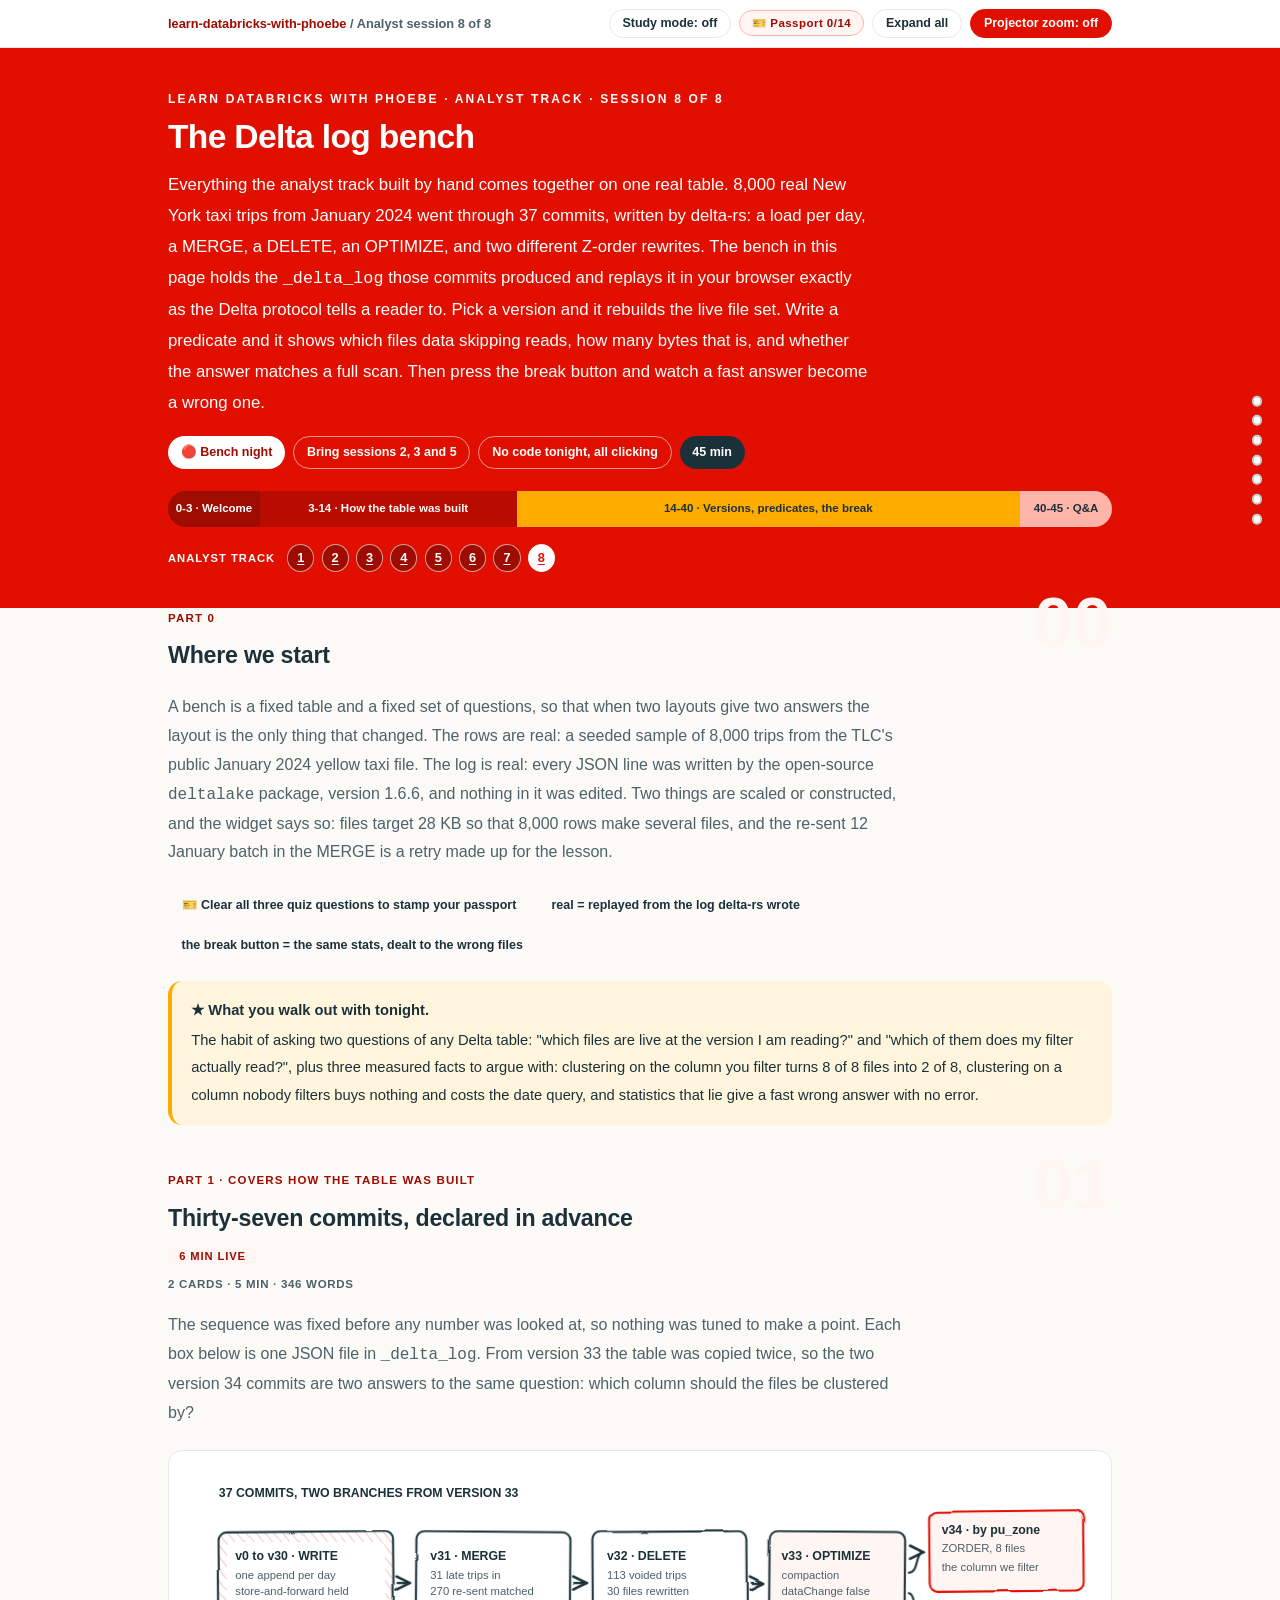
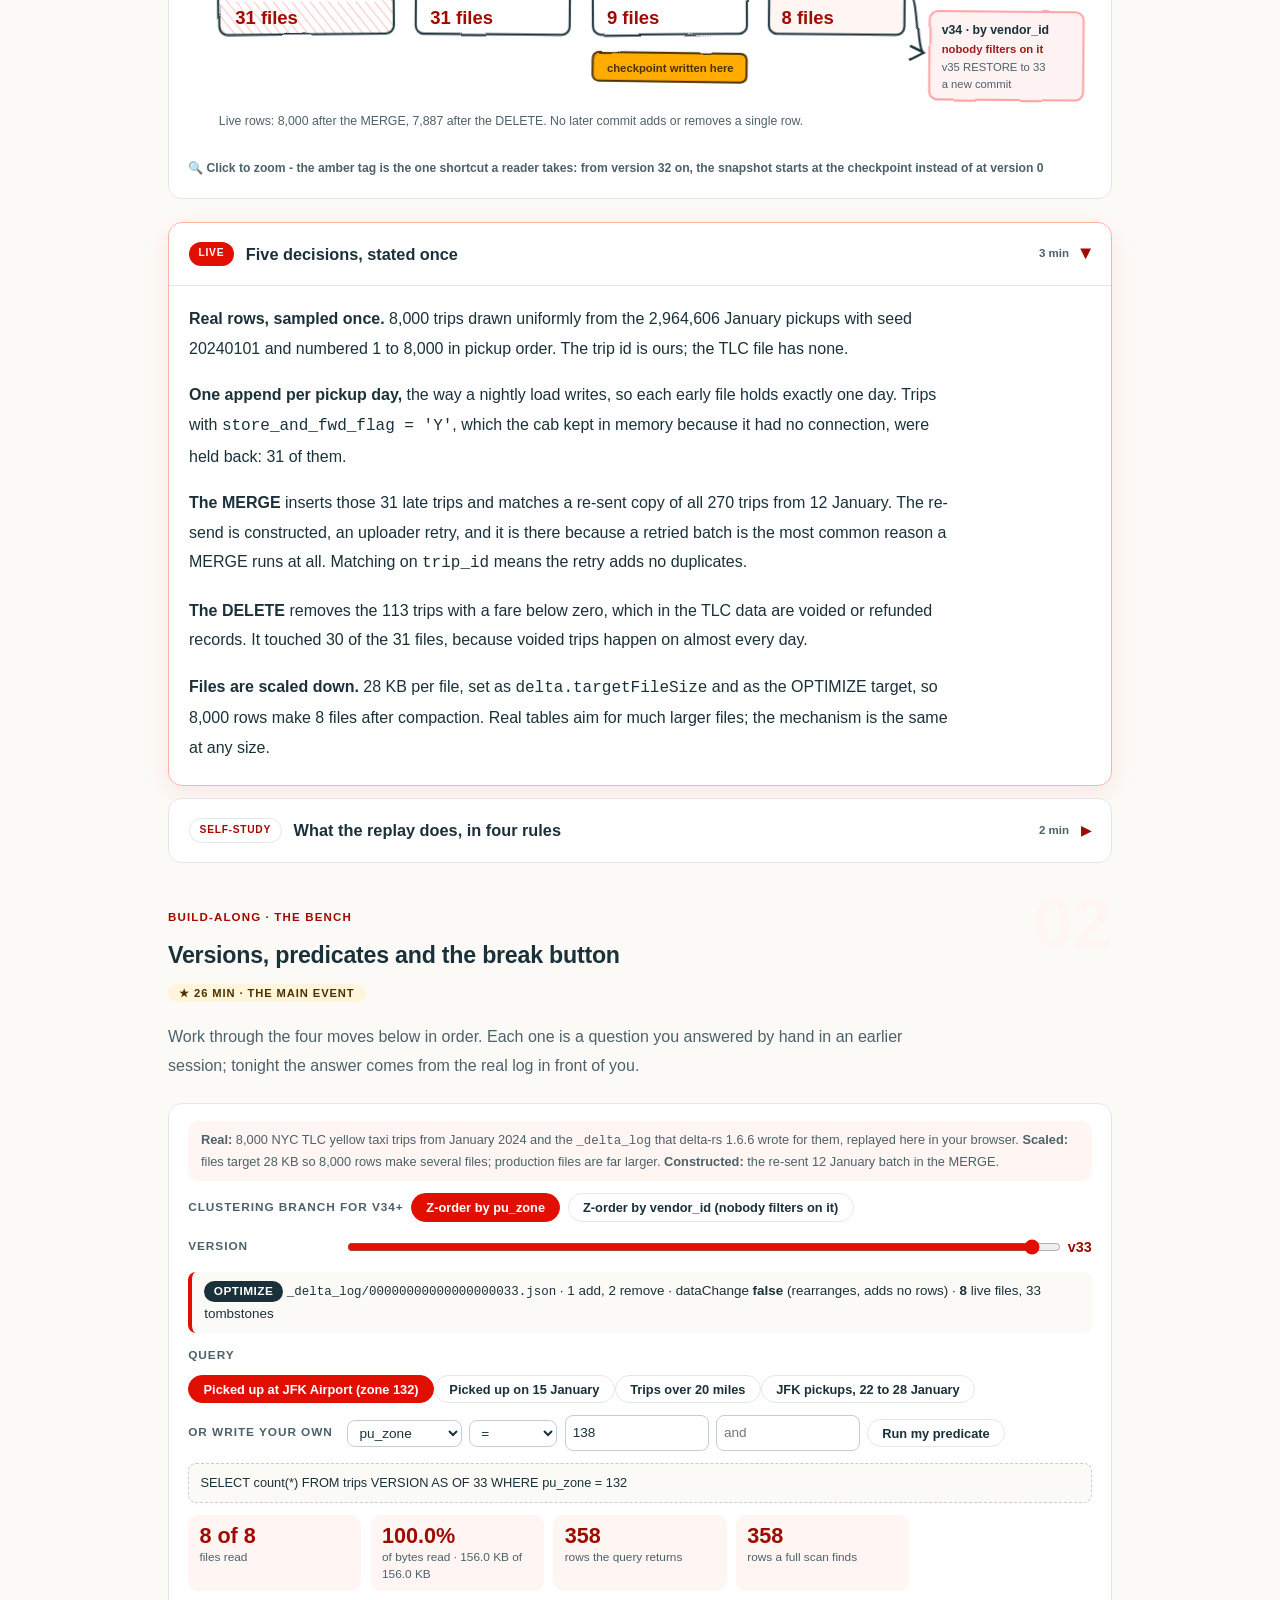
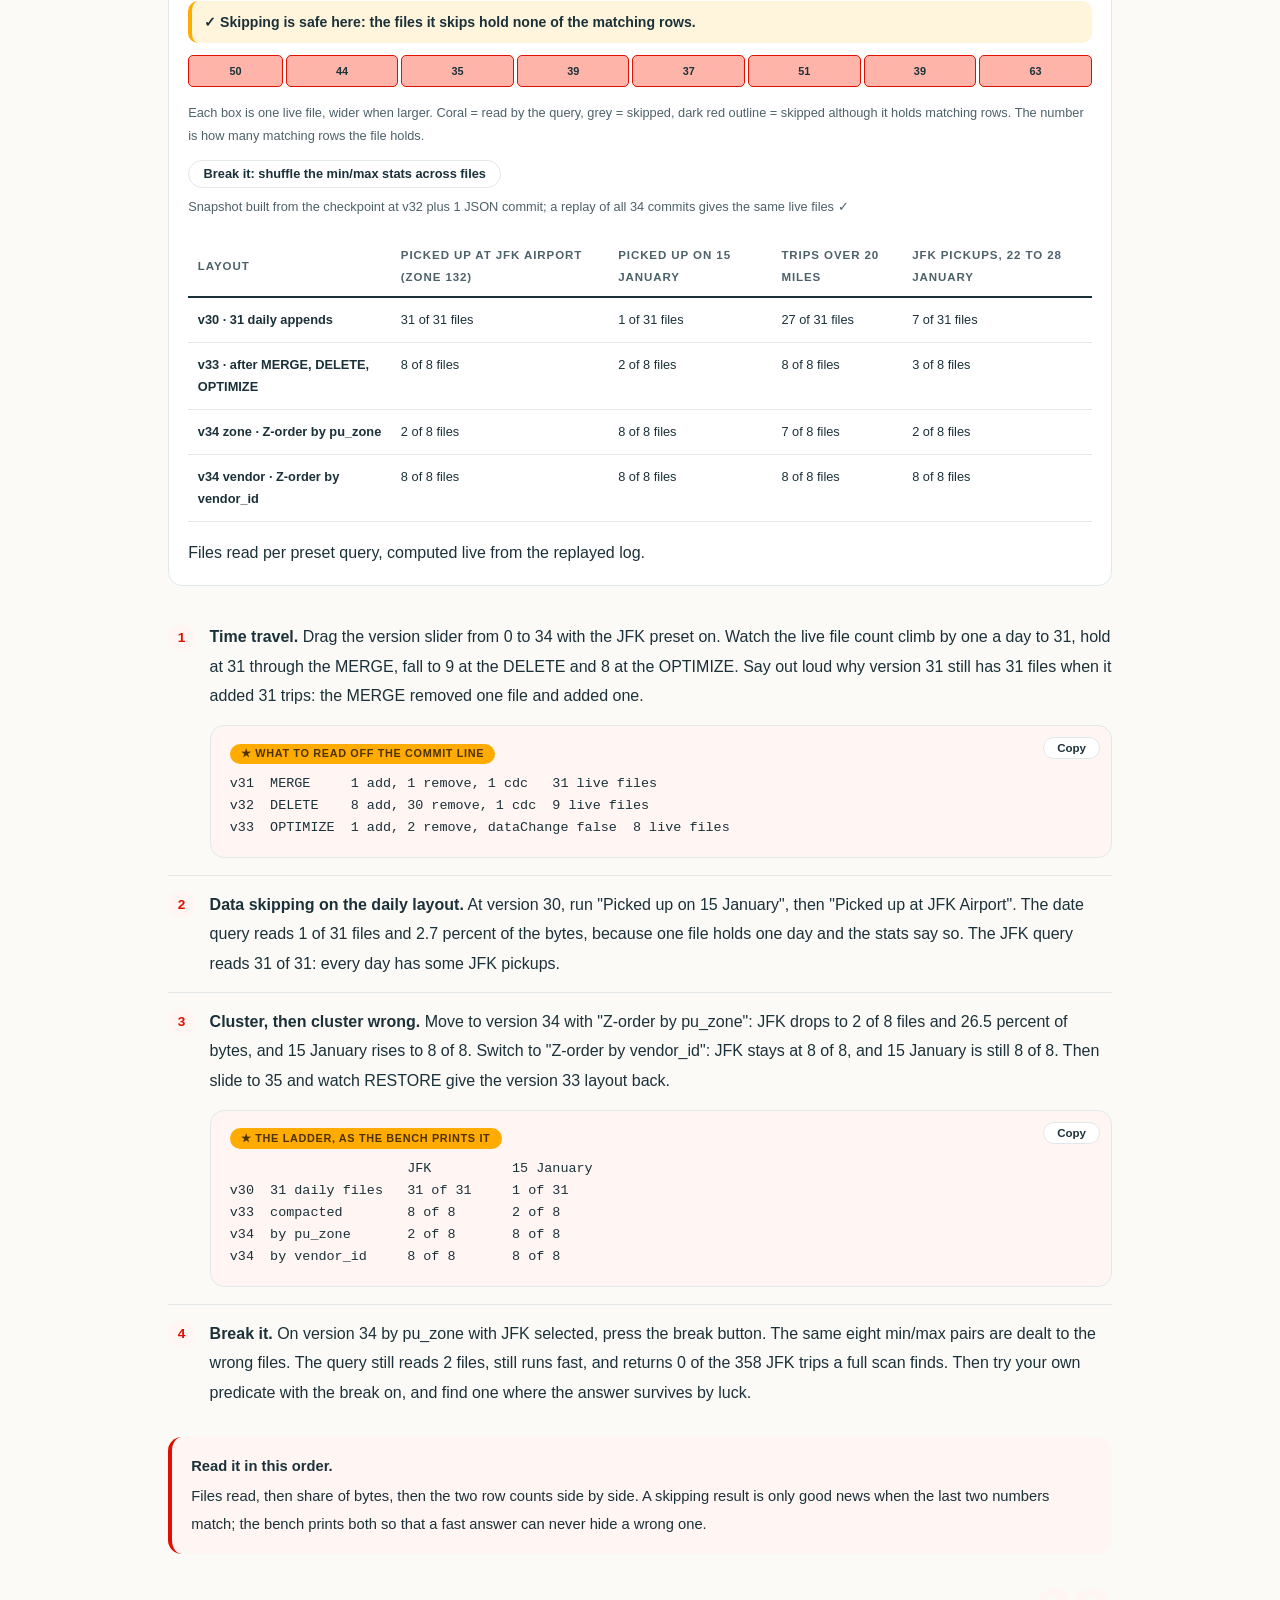
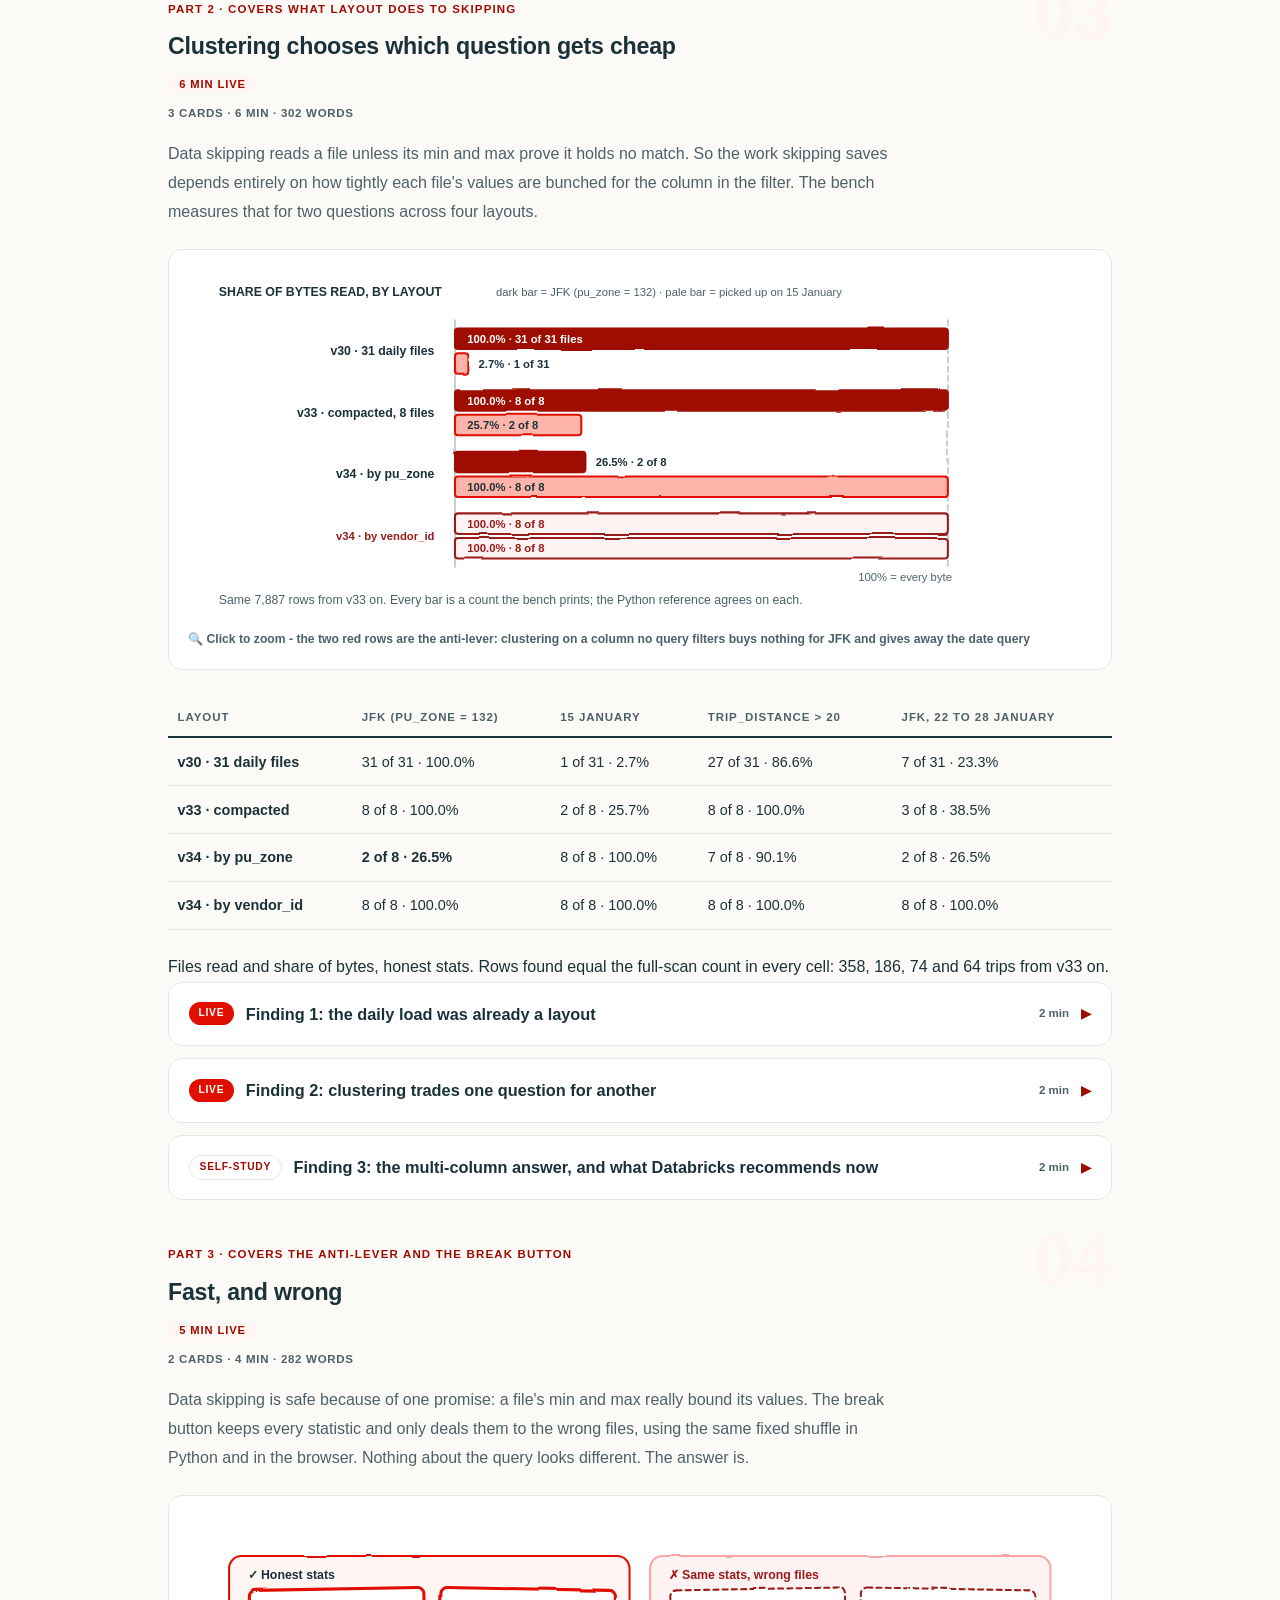
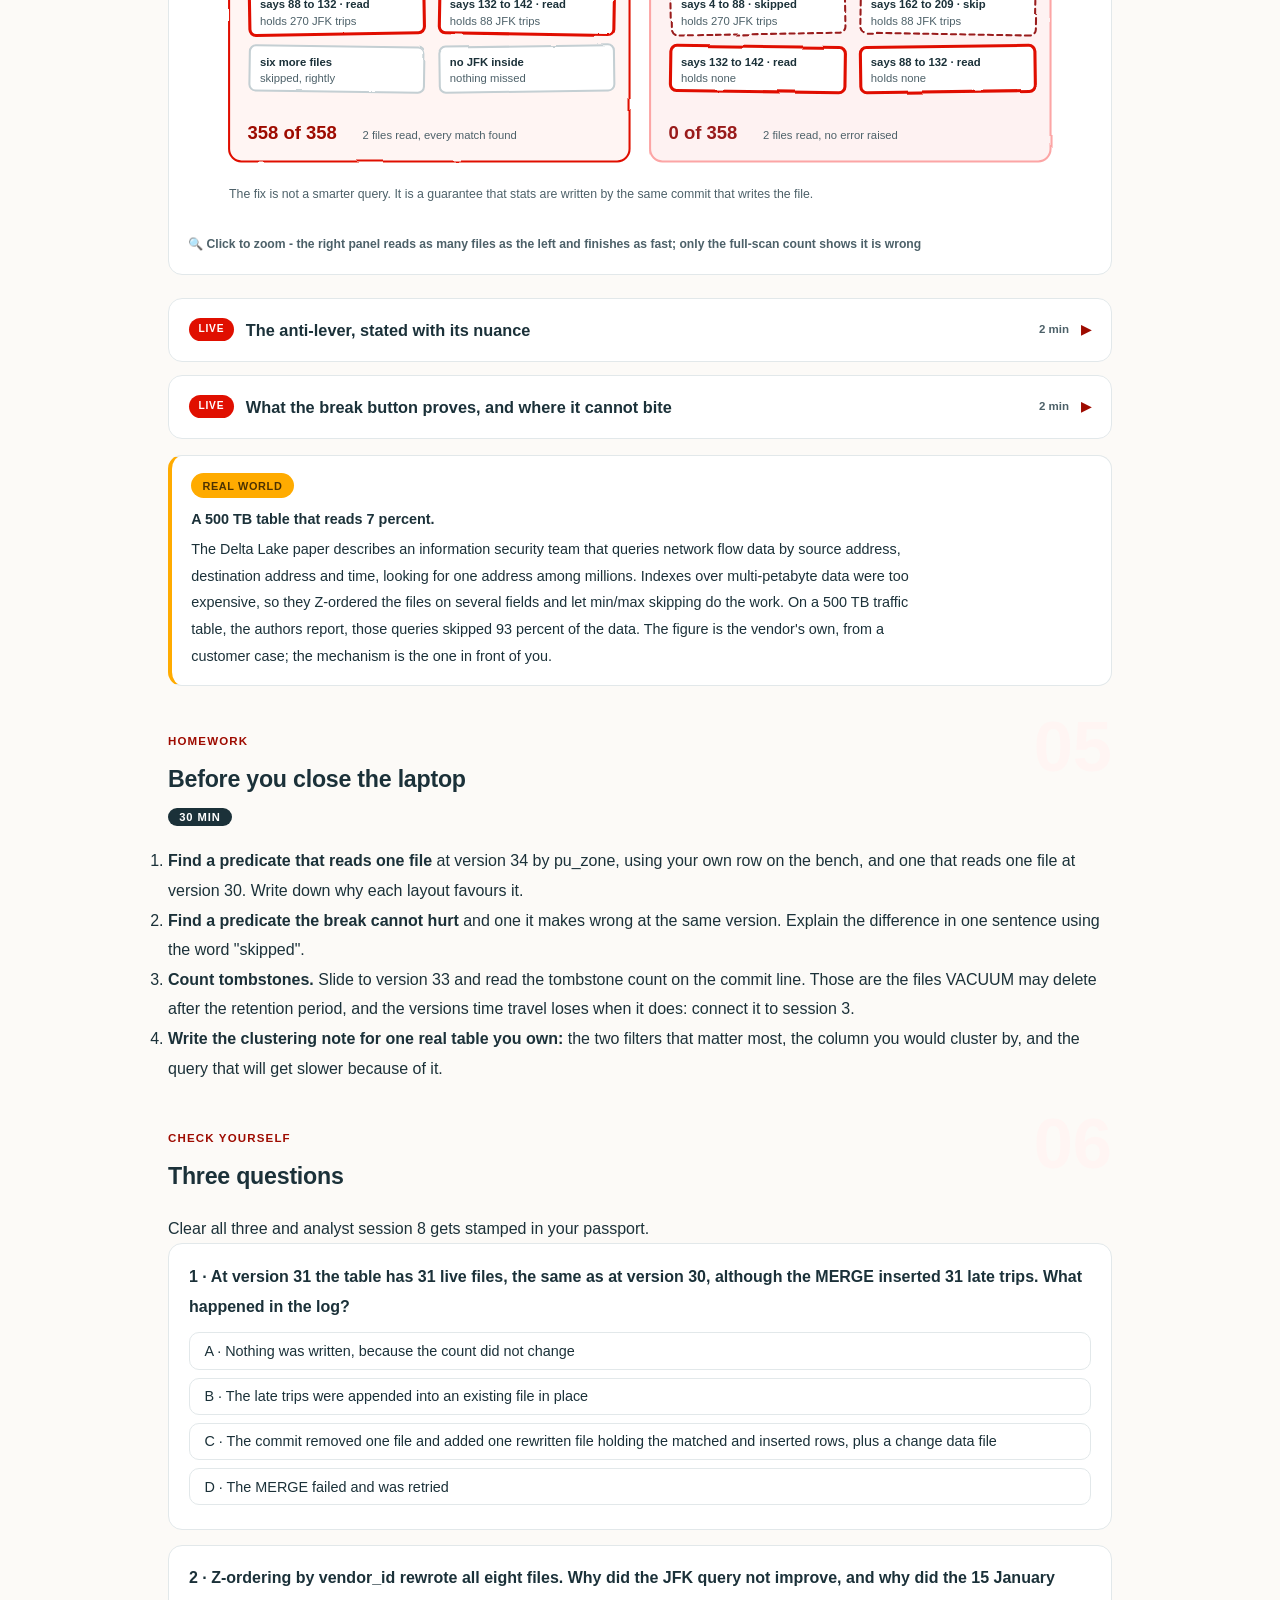
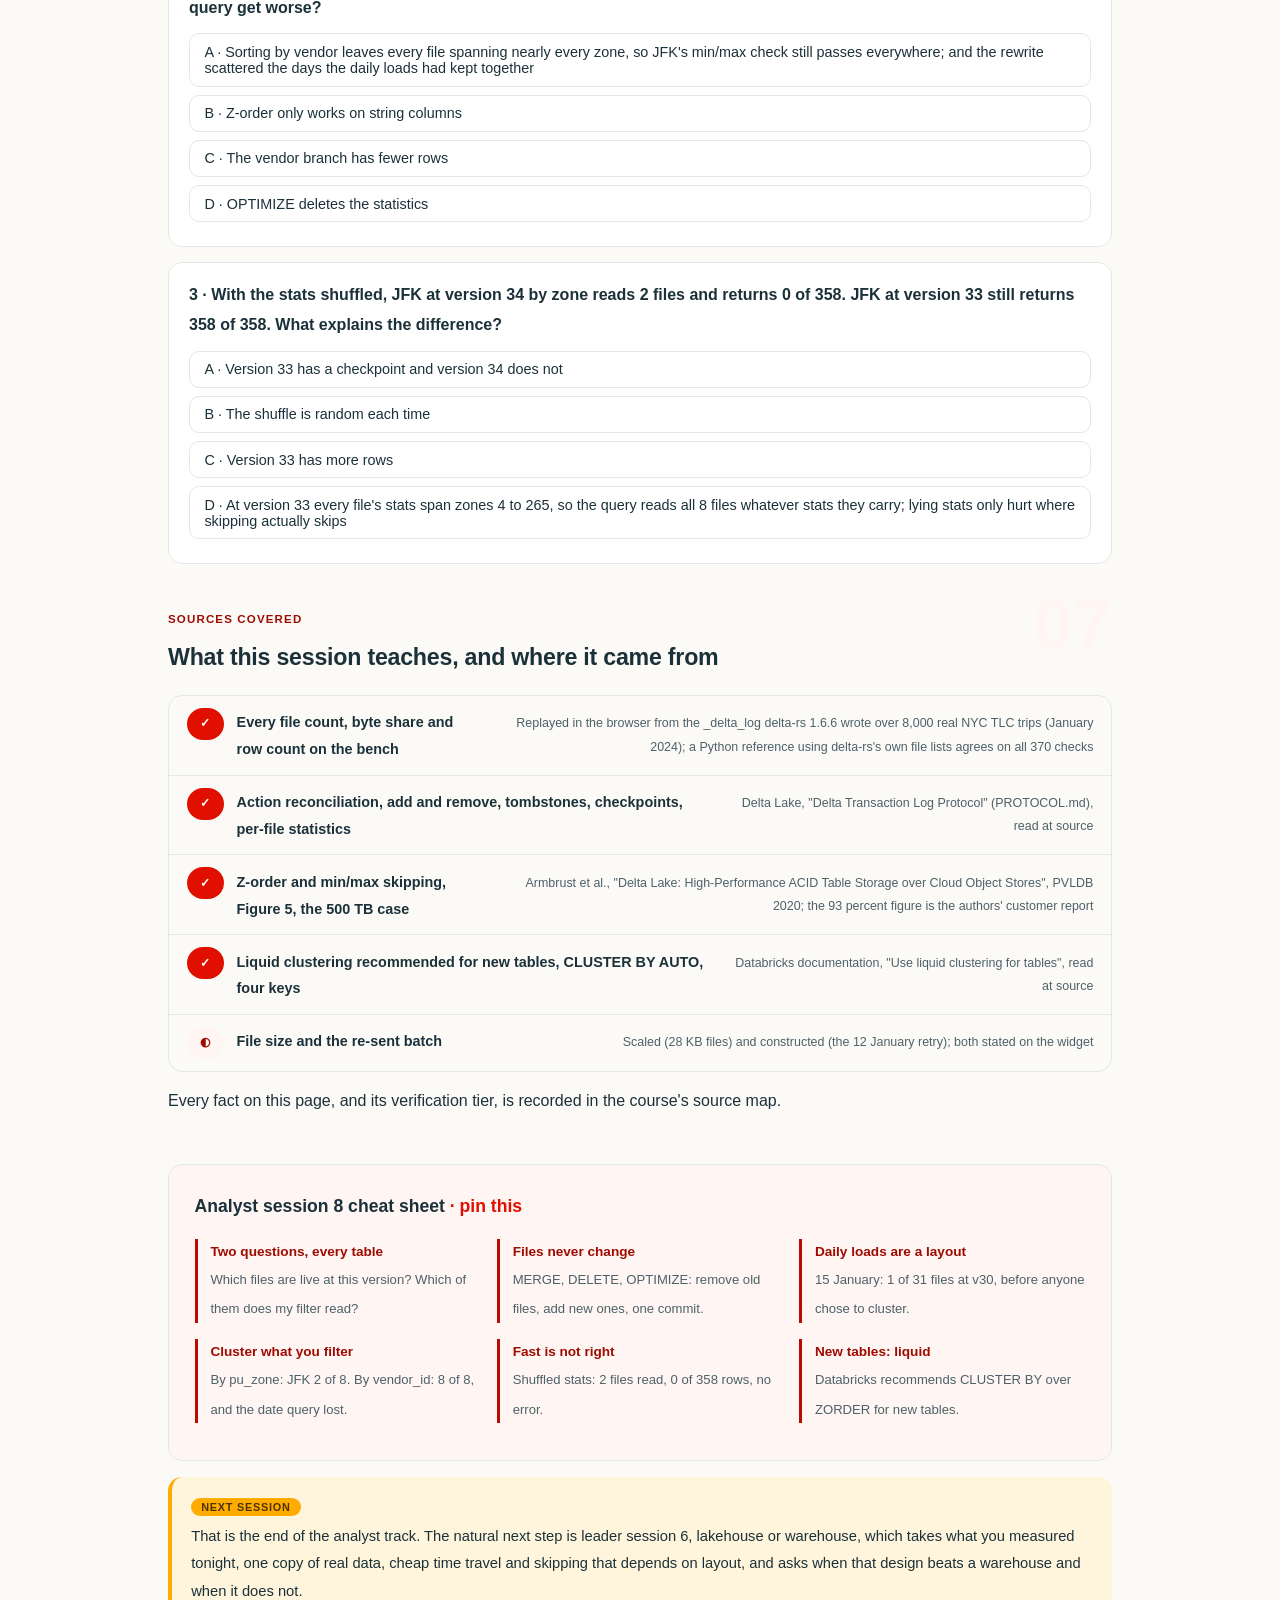
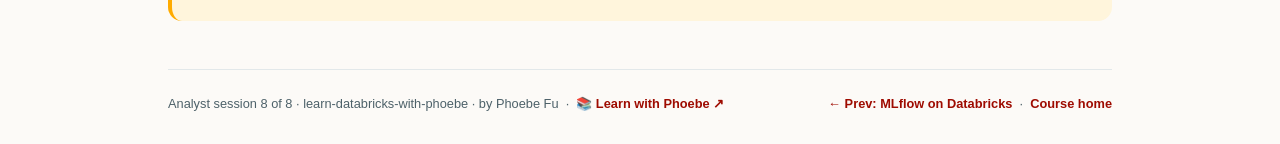
<file: courses/b8-the-delta-log-bench.html>
<!DOCTYPE html>
<html lang="en">
<head>
<meta charset="UTF-8">
<meta name="viewport" content="width=device-width, initial-scale=1.0">
<!-- social:start -->
<meta name="description" content="Analyst session 8 of 8. A real _delta_log, written by delta-rs over 8,000 real NYC taxi trips through 37 commits, replayed in your browser. Pick a version and a predicate: the bench shows which files are live, which ones data skipping reads, and whether the answer is still right when the min/max stats lie.">
<meta property="og:type" content="article">
<meta property="og:site_name" content="Learn with Phoebe">
<meta property="og:title" content="The Delta log bench - learn databricks with phoebe">
<meta property="og:description" content="Analyst session 8 of 8. Z-order by pickup zone: the JFK query reads 2 of 8 files. Z-order by vendor: still 8 of 8, and the date query gets worse. Shuffle the stats: 0 of 358 rows.">
<meta property="og:url" content="https://phoebefu6.github.io/learn-databricks-with-phoebe/courses/b8-the-delta-log-bench.html">
<meta property="og:image" content="https://phoebefu6.github.io/learn-databricks-with-phoebe/assets/og-cover.png">
<meta property="og:image:width" content="1200">
<meta property="og:image:height" content="630">
<meta name="twitter:card" content="summary_large_image">
<meta name="twitter:title" content="The Delta log bench - learn databricks with phoebe">
<meta name="twitter:description" content="Analyst session 8 of 8. A real Delta log replayed in the browser: time travel, data skipping, and a break button.">
<meta name="twitter:image" content="https://phoebefu6.github.io/learn-databricks-with-phoebe/assets/og-cover.png">
<!-- social:end -->
<title>Analyst session 8 · The Delta log bench - learn databricks with phoebe</title>
<link rel="stylesheet" href="../assets/style.css?v=22">
</head>
<body>

<div class="toolbar">
  <div class="wrap">
    <span class="crumb"><a href="../index.html">learn-databricks-with-phoebe</a> / Analyst session 8 of 8</span>
    <button class="btn" id="toggle-all" type="button">Expand all</button>
    <button class="btn primary" id="zoom-toggle" type="button">Projector zoom: off</button>
  </div>
</div>

<header class="masthead">
  <div class="wrap">
    <div class="eyebrow">Learn Databricks with Phoebe · Analyst track · Session 8 of 8</div>
    <h1>The Delta log <span class="accent">bench</span></h1>
    <p class="sub">Everything the analyst track built by hand comes together on one real table. 8,000 real New York taxi trips from January 2024 went through 37 commits, written by delta-rs: a load per day, a MERGE, a DELETE, an OPTIMIZE, and two different Z-order rewrites. The bench in this page holds the <code>_delta_log</code> those commits produced and replays it in your browser exactly as the Delta protocol tells a reader to. Pick a version and it rebuilds the live file set. Write a predicate and it shows which files data skipping reads, how many bytes that is, and whether the answer matches a full scan. Then press the break button and watch a fast answer become a wrong one.</p>
    <div class="chip-row">
      <span class="chip level">🔴 Bench night</span>
      <span class="chip audience">Bring sessions 2, 3 and 5</span>
      <span class="chip audience">No code tonight, all clicking</span>
      <span class="chip time">45 min</span>
    </div>
    <div class="agenda">
      <span class="a1" style="flex:1">0-3 · Welcome</span>
      <span class="a2" style="flex:3">3-14 · How the table was built</span>
      <span class="a3" style="flex:6">14-40 · Versions, predicates, the break</span>
      <span class="a4" style="flex:1">40-45 · Q&amp;A</span>
    </div>
  </div>
</header>

<main class="wrap">

  <section class="section" id="intro">
    <div class="section-kicker">
      <span class="klabel">Part 0</span>
      <h2>Where we start</h2>
    </div>
    <p class="lede">A bench is a fixed table and a fixed set of questions, so that when two layouts give two answers the layout is the only thing that changed. The rows are real: a seeded sample of 8,000 trips from the TLC's public January 2024 yellow taxi file. The log is real: every JSON line was written by the open-source <code>deltalake</code> package, version 1.6.6, and nothing in it was edited. Two things are scaled or constructed, and the widget says so: files target 28 KB so that 8,000 rows make several files, and the re-sent 12 January batch in the MERGE is a retry made up for the lesson.</p>

    <div class="legend">
      <span class="pill">🎫 Clear all three quiz questions to stamp your passport</span>
      <span class="pill">real = replayed from the log delta-rs wrote</span>
      <span class="pill">the break button = the same stats, dealt to the wrong files</span>
    </div>

    <div class="callout win">
      <p><strong>★ What you walk out with tonight.</strong> The habit of asking two questions of any Delta table: "which files are live at the version I am reading?" and "which of them does my filter actually read?", plus three measured facts to argue with: clustering on the column you filter turns 8 of 8 files into 2 of 8, clustering on a column nobody filters buys nothing and costs the date query, and statistics that lie give a fast wrong answer with no error.</p>
    </div>
  </section>

  <section class="section" id="part-1">
    <div class="section-kicker">
      <span class="klabel">Part 1 · covers how the table was built</span>
      <h2>Thirty-seven commits, declared in advance</h2>
      <span class="tag concept">6 min live</span>
    </div>
    <p class="lede">The sequence was fixed before any number was looked at, so nothing was tuned to make a point. Each box below is one JSON file in <code>_delta_log</code>. From version 33 the table was copied twice, so the two version 34 commits are two answers to the same question: which column should the files be clustered by?</p>

    <figure class="zoomable">
      <svg viewBox="0 0 880 270" xmlns="http://www.w3.org/2000/svg" role="img" aria-label="The commit sequence of the bench table. Versions 0 to 30: one append per pickup day, 31 files. Version 31: MERGE, 31 late trips inserted and 270 re-sent trips matched, still 31 files. Version 32: DELETE of 113 voided trips, 30 files rewritten into 8, leaving 9, and a checkpoint is written. Version 33: OPTIMIZE compaction, 8 files. Then two copies: version 34 Z-ordered by pu_zone, 8 files; and version 34 Z-ordered by vendor_id, 8 files, followed by version 35, a RESTORE to version 33.">
        <defs>
          <filter id="b8aSk" x="-3%" y="-3%" width="106%" height="106%"><feTurbulence type="fractalNoise" baseFrequency="0.02" numOctaves="2" seed="81" result="n"/><feDisplacementMap in="SourceGraphic" in2="n" scale="2.4" xChannelSelector="R" yChannelSelector="G"/></filter>
          <pattern id="b8aHc" patternUnits="userSpaceOnUse" width="7" height="7" patternTransform="rotate(-38)"><line x1="0" y1="0" x2="0" y2="7" stroke="#E00F00" stroke-width="1" opacity=".5"/></pattern>
          <marker id="b8aAr" viewBox="0 0 10 10" refX="9" refY="5" markerWidth="8" markerHeight="8" orient="auto"><path d="M1 1 L9 5 L1 9" fill="none" stroke="#1B3139" stroke-width="1.6" stroke-linecap="round"/></marker>
        </defs>
        <style>
          .b8aH { font: 800 12px Inter, sans-serif; fill: #1B3139; }
          .b8aL { font: 600 12px Inter, sans-serif; fill: #1B3139; }
          .b8aS { font: 400 11px Inter, sans-serif; fill: #4D6169; }
          .b8aB { font: 800 11px Inter, sans-serif; fill: #4D3200; }
          .b8aV { font: 800 18px Inter, sans-serif; fill: #9E0B00; }
          .b8aR { font: 800 11px Inter, sans-serif; fill: #991B1B; }
          .b8aN { font: 400 12px Inter, sans-serif; fill: #4D6169; }
        </style>

        <text class="b8aH" x="30" y="26">37 COMMITS, TWO BRANCHES FROM VERSION 33</text>

        <g filter="url(#b8aSk)" fill="none" stroke="#1B3139" stroke-width="2" stroke-linecap="round" stroke-linejoin="round">
          <rect x="30" y="60" width="170" height="100" rx="8" transform="rotate(-0.6 115 110)" fill="url(#b8aHc)"/>
          <rect x="222" y="60" width="150" height="100" rx="8" transform="rotate(0.5 297 110)" fill="#FFFFFF"/>
          <rect x="394" y="60" width="150" height="100" rx="8" transform="rotate(-0.4 469 110)" fill="#FFFFFF"/>
          <rect x="566" y="60" width="132" height="100" rx="8" transform="rotate(0.5 632 110)" fill="#FFF5F3"/>
          <rect x="722" y="40" width="150" height="78" rx="8" transform="rotate(-0.6 797 79)" fill="#FFF5F3" stroke="#E00F00"/>
          <rect x="722" y="138" width="150" height="86" rx="8" transform="rotate(0.5 797 181)" fill="#FEF2F2" stroke="#FCA5A5"/>
          <rect x="394" y="178" width="150" height="28" rx="6" transform="rotate(0.8 469 192)" fill="#FFAB00" stroke="#4D3200"/>
          <path d="M204 110 L216 110" marker-end="url(#b8aAr)"/>
          <path d="M376 110 L388 110" marker-end="url(#b8aAr)"/>
          <path d="M548 110 L560 110" marker-end="url(#b8aAr)"/>
          <path d="M702 100 C712 100 708 80 716 80" marker-end="url(#b8aAr)"/>
          <path d="M702 120 C712 120 708 178 716 178" marker-end="url(#b8aAr)"/>
        </g>

        <rect x="38" y="70" width="154" height="58" rx="6" fill="#FFFFFF"/>
        <text class="b8aH" x="46" y="88">v0 to v30 · WRITE</text>
        <text class="b8aS" x="46" y="106">one append per day</text>
        <text class="b8aS" x="46" y="122">store-and-forward held</text>
        <text class="b8aV" x="46" y="150">31 files</text>

        <text class="b8aH" x="236" y="88">v31 · MERGE</text>
        <text class="b8aS" x="236" y="106">31 late trips in</text>
        <text class="b8aS" x="236" y="122">270 re-sent matched</text>
        <text class="b8aV" x="236" y="150">31 files</text>

        <text class="b8aH" x="408" y="88">v32 · DELETE</text>
        <text class="b8aS" x="408" y="106">113 voided trips</text>
        <text class="b8aS" x="408" y="122">30 files rewritten</text>
        <text class="b8aV" x="408" y="150">9 files</text>
        <text class="b8aB" x="408" y="197">checkpoint written here</text>

        <text class="b8aH" x="578" y="88">v33 · OPTIMIZE</text>
        <text class="b8aS" x="578" y="106">compaction</text>
        <text class="b8aS" x="578" y="122">dataChange false</text>
        <text class="b8aV" x="578" y="150">8 files</text>

        <text class="b8aH" x="734" y="62">v34 · by pu_zone</text>
        <text class="b8aS" x="734" y="80">ZORDER, 8 files</text>
        <text class="b8aS" x="734" y="98">the column we filter</text>

        <text class="b8aH" x="734" y="160">v34 · by vendor_id</text>
        <text class="b8aR" x="734" y="178">nobody filters on it</text>
        <text class="b8aS" x="734" y="196">v35 RESTORE to 33</text>
        <text class="b8aS" x="734" y="212">a new commit</text>

        <text class="b8aN" x="30" y="248">Live rows: 8,000 after the MERGE, 7,887 after the DELETE. No later commit adds or removes a single row.</text>
      </svg>
      <figcaption>🔍 Click to zoom - the amber tag is the one shortcut a reader takes: from version 32 on, the snapshot starts at the checkpoint instead of at version 0</figcaption>
    </figure>

    <details class="card" open>
      <summary><span class="mode live">Live</span>Five decisions, stated once<span class="mini">3 min</span><span class="caret">▶</span></summary>
      <div class="body">
        <p><strong>Real rows, sampled once.</strong> 8,000 trips drawn uniformly from the 2,964,606 January pickups with seed 20240101 and numbered 1 to 8,000 in pickup order. The trip id is ours; the TLC file has none.</p>
        <p><strong>One append per pickup day,</strong> the way a nightly load writes, so each early file holds exactly one day. Trips with <code>store_and_fwd_flag = 'Y'</code>, which the cab kept in memory because it had no connection, were held back: 31 of them.</p>
        <p><strong>The MERGE</strong> inserts those 31 late trips and matches a re-sent copy of all 270 trips from 12 January. The re-send is constructed, an uploader retry, and it is there because a retried batch is the most common reason a MERGE runs at all. Matching on <code>trip_id</code> means the retry adds no duplicates.</p>
        <p><strong>The DELETE</strong> removes the 113 trips with a fare below zero, which in the TLC data are voided or refunded records. It touched 30 of the 31 files, because voided trips happen on almost every day.</p>
        <p><strong>Files are scaled down.</strong> 28 KB per file, set as <code>delta.targetFileSize</code> and as the OPTIMIZE target, so 8,000 rows make 8 files after compaction. Real tables aim for much larger files; the mechanism is the same at any size.</p>
      </div>
    </details>

    <details class="card">
      <summary><span class="mode self">Self-study</span>What the replay does, in four rules<span class="mini">2 min</span><span class="caret">▶</span></summary>
      <div class="body">
        <p>The engine in this page follows the "Action Reconciliation" section of the Delta protocol. Read the commits in version order. An <code>add</code> makes a file live, a <code>remove</code> turns it into a tombstone, the latest <code>protocol</code> and <code>metaData</code> win, and a <code>cdc</code> action points at change data, never at table data. From version 32 on it starts from the checkpoint delta-rs wrote and reads only the commits after it, then checks that a replay of every commit from version 0 gives the same live files. It always does; the line under the break button says so for the version you are on.</p>
        <p>Before any number here was written down, the same replay was run in Python against delta-rs's own file list for every version of both branches, and against a full read of the table for every preset question: 370 checks, no disagreement.</p>
      </div>
    </details>
  </section>

  <section class="section" id="bench">
    <div class="section-kicker">
      <span class="klabel">Build-along · the bench</span>
      <h2>Versions, predicates and the break button</h2>
      <span class="tag demo">★ 26 min · the main event</span>
    </div>
    <p class="lede">Work through the four moves below in order. Each one is a question you answered by hand in an earlier session; tonight the answer comes from the real log in front of you.</p>

    <div id="dbx-log-bench"></div>

    <div class="steps">
      <div class="step">
        <p><strong>Time travel.</strong> Drag the version slider from 0 to 34 with the JFK preset on. Watch the live file count climb by one a day to 31, hold at 31 through the MERGE, fall to 9 at the DELETE and 8 at the OPTIMIZE. Say out loud why version 31 still has 31 files when it added 31 trips: the MERGE removed one file and added one.</p>
        <div class="prompt-box good"><span class="label">★ What to read off the commit line</span>v31  MERGE     1 add, 1 remove, 1 cdc   31 live files
v32  DELETE    8 add, 30 remove, 1 cdc  9 live files
v33  OPTIMIZE  1 add, 2 remove, dataChange false  8 live files</div>
      </div>
      <div class="step">
        <p><strong>Data skipping on the daily layout.</strong> At version 30, run "Picked up on 15 January", then "Picked up at JFK Airport". The date query reads 1 of 31 files and 2.7 percent of the bytes, because one file holds one day and the stats say so. The JFK query reads 31 of 31: every day has some JFK pickups.</p>
      </div>
      <div class="step">
        <p><strong>Cluster, then cluster wrong.</strong> Move to version 34 with "Z-order by pu_zone": JFK drops to 2 of 8 files and 26.5 percent of bytes, and 15 January rises to 8 of 8. Switch to "Z-order by vendor_id": JFK stays at 8 of 8, and 15 January is still 8 of 8. Then slide to 35 and watch RESTORE give the version 33 layout back.</p>
        <div class="prompt-box good"><span class="label">★ The ladder, as the bench prints it</span>                      JFK          15 January
v30  31 daily files   31 of 31     1 of 31
v33  compacted        8 of 8       2 of 8
v34  by pu_zone       2 of 8       8 of 8
v34  by vendor_id     8 of 8       8 of 8</div>
      </div>
      <div class="step">
        <p><strong>Break it.</strong> On version 34 by pu_zone with JFK selected, press the break button. The same eight min/max pairs are dealt to the wrong files. The query still reads 2 files, still runs fast, and returns 0 of the 358 JFK trips a full scan finds. Then try your own predicate with the break on, and find one where the answer survives by luck.</p>
      </div>
    </div>

    <div class="callout tip">
      <p><strong>Read it in this order.</strong> Files read, then share of bytes, then the two row counts side by side. A skipping result is only good news when the last two numbers match; the bench prints both so that a fast answer can never hide a wrong one.</p>
    </div>
  </section>

  <section class="section" id="part-2">
    <div class="section-kicker">
      <span class="klabel">Part 2 · covers what layout does to skipping</span>
      <h2>Clustering chooses which question gets cheap</h2>
      <span class="tag concept">6 min live</span>
    </div>
    <p class="lede">Data skipping reads a file unless its min and max prove it holds no match. So the work skipping saves depends entirely on how tightly each file's values are bunched for the column in the filter. The bench measures that for two questions across four layouts.</p>

    <figure class="zoomable">
      <svg viewBox="0 0 880 340" xmlns="http://www.w3.org/2000/svg" role="img" aria-label="Share of bytes read, by layout, for two queries. 31 daily files: JFK 100.0 percent, 15 January 2.7 percent. Compacted at version 33: JFK 100.0, 15 January 25.7. Z-ordered by pu_zone: JFK 26.5, 15 January 100.0. Z-ordered by vendor_id: JFK 100.0, 15 January 100.0.">
        <defs>
          <filter id="b8bSk" x="-3%" y="-3%" width="106%" height="106%"><feTurbulence type="fractalNoise" baseFrequency="0.02" numOctaves="2" seed="83" result="n"/><feDisplacementMap in="SourceGraphic" in2="n" scale="2.4" xChannelSelector="R" yChannelSelector="G"/></filter>
        </defs>
        <style>
          .b8bH { font: 800 12px Inter, sans-serif; fill: #1B3139; }
          .b8bL { font: 600 12px Inter, sans-serif; fill: #1B3139; }
          .b8bS { font: 400 11px Inter, sans-serif; fill: #4D6169; }
          .b8bW { font: 800 11px Inter, sans-serif; fill: #FFFFFF; }
          .b8bK { font: 800 11px Inter, sans-serif; fill: #1B3139; }
          .b8bR { font: 800 11px Inter, sans-serif; fill: #991B1B; }
          .b8bN { font: 400 12px Inter, sans-serif; fill: #4D6169; }
        </style>

        <text class="b8bH" x="30" y="26">SHARE OF BYTES READ, BY LAYOUT</text>
        <text class="b8bS" x="300" y="26">dark bar = JFK (pu_zone = 132) · pale bar = picked up on 15 January</text>

        <g filter="url(#b8bSk)" fill="none" stroke="#1B3139" stroke-width="2" stroke-linecap="round" stroke-linejoin="round">
          <path d="M260 50 L260 290" stroke="#C4CFD3"/>
          <path d="M740 50 L740 290" stroke="#C4CFD3" stroke-dasharray="5 4"/>
          <rect x="260" y="58" width="480" height="20" rx="3" fill="#9E0B00" stroke="#9E0B00"/>
          <rect x="260" y="82" width="13" height="20" rx="3" fill="#FFB4A9" stroke="#E00F00"/>
          <rect x="260" y="118" width="480" height="20" rx="3" fill="#9E0B00" stroke="#9E0B00"/>
          <rect x="260" y="142" width="123" height="20" rx="3" fill="#FFB4A9" stroke="#E00F00"/>
          <rect x="260" y="178" width="127" height="20" rx="3" fill="#9E0B00" stroke="#9E0B00"/>
          <rect x="260" y="202" width="480" height="20" rx="3" fill="#FFB4A9" stroke="#E00F00"/>
          <rect x="260" y="238" width="480" height="20" rx="3" fill="#FEF2F2" stroke="#991B1B"/>
          <rect x="260" y="262" width="480" height="20" rx="3" fill="#FEF2F2" stroke="#991B1B"/>
        </g>

        <text class="b8bL" x="240" y="84" text-anchor="end">v30 · 31 daily files</text>
        <text class="b8bL" x="240" y="144" text-anchor="end">v33 · compacted, 8 files</text>
        <text class="b8bL" x="240" y="204" text-anchor="end">v34 · by pu_zone</text>
        <text class="b8bR" x="240" y="264" text-anchor="end">v34 · by vendor_id</text>

        <text class="b8bW" x="272" y="72">100.0% · 31 of 31 files</text>
        <text class="b8bK" x="283" y="96">2.7% · 1 of 31</text>
        <text class="b8bW" x="272" y="132">100.0% · 8 of 8</text>
        <text class="b8bK" x="272" y="156">25.7% · 2 of 8</text>
        <text class="b8bK" x="397" y="192">26.5% · 2 of 8</text>
        <text class="b8bK" x="272" y="216">100.0% · 8 of 8</text>
        <text class="b8bR" x="272" y="252">100.0% · 8 of 8</text>
        <text class="b8bR" x="272" y="276">100.0% · 8 of 8</text>
        <text class="b8bS" x="744" y="304" text-anchor="end">100% = every byte</text>

        <text class="b8bN" x="30" y="326">Same 7,887 rows from v33 on. Every bar is a count the bench prints; the Python reference agrees on each.</text>
      </svg>
      <figcaption>🔍 Click to zoom - the two red rows are the anti-lever: clustering on a column no query filters buys nothing for JFK and gives away the date query</figcaption>
    </figure>

    <table class="clean">
      <tr><th>Layout</th><th>JFK (pu_zone = 132)</th><th>15 January</th><th>trip_distance &gt; 20</th><th>JFK, 22 to 28 January</th></tr>
      <tr><td>v30 · 31 daily files</td><td>31 of 31 · 100.0%</td><td>1 of 31 · 2.7%</td><td>27 of 31 · 86.6%</td><td>7 of 31 · 23.3%</td></tr>
      <tr><td>v33 · compacted</td><td>8 of 8 · 100.0%</td><td>2 of 8 · 25.7%</td><td>8 of 8 · 100.0%</td><td>3 of 8 · 38.5%</td></tr>
      <tr><td><strong>v34 · by pu_zone</strong></td><td><strong>2 of 8 · 26.5%</strong></td><td>8 of 8 · 100.0%</td><td>7 of 8 · 90.1%</td><td>2 of 8 · 26.5%</td></tr>
      <tr><td>v34 · by vendor_id</td><td>8 of 8 · 100.0%</td><td>8 of 8 · 100.0%</td><td>8 of 8 · 100.0%</td><td>8 of 8 · 100.0%</td></tr>
    </table>
    <p class="mono" style="margin-top:6px">Files read and share of bytes, honest stats. Rows found equal the full-scan count in every cell: 358, 186, 74 and 64 trips from v33 on.</p>

    <details class="card">
      <summary><span class="mode live">Live</span>Finding 1: the daily load was already a layout<span class="mini">2 min</span><span class="caret">▶</span></summary>
      <div class="body">
        <p>Nobody chose to cluster the table by date, yet at version 30 the date query reads one file in 31. Appending one day at a time put each day in its own file, so the <code>pickup_ts</code> min and max of each file are one day apart. Compaction keeps most of that order, which is why 15 January still costs only 2 of 8 files at version 33. Every table has a layout; the only question is whether anyone chose it.</p>
      </div>
    </details>

    <details class="card">
      <summary><span class="mode live">Live</span>Finding 2: clustering trades one question for another<span class="mini">2 min</span><span class="caret">▶</span></summary>
      <div class="body">
        <p>Z-ordering by <code>pu_zone</code> sorts the trips by zone before writing, so each file covers a narrow band of zones: 4 to 88, 88 to 132, 132 to 142, and so on. JFK falls in two files because 132 sits on a boundary, and the query reads 26.5 percent of the bytes. The same rewrite scatters the days across all eight files, so the date query that cost 2 files now costs 8. A layout is a decision about which questions get cheap. Session 5 showed the same trade on the whole month: 1 file of 6 for JFK, 6 of 6 for the date.</p>
      </div>
    </details>

    <details class="card">
      <summary><span class="mode self">Self-study</span>Finding 3: the multi-column answer, and what Databricks recommends now<span class="mini">2 min</span><span class="caret">▶</span></summary>
      <div class="body">
        <p>Z-order on several columns exists to soften that trade. In the Delta Lake paper's own test, a single sort let one column skip 99 percent of 100 objects and the other three skip nothing, while Z-order on all four skipped between 44 and 67 percent on each, 54 percent on average against 25. For new tables Databricks now recommends liquid clustering instead of Z-order: <code>CLUSTER BY</code> up to four keys, reclustered incrementally by <code>OPTIMIZE</code>, and, on Unity Catalog managed tables, <code>CLUSTER BY AUTO</code> lets predictive optimization pick the keys from the queries it sees. The skipping it enables is the same min/max mechanism this bench measures; delta-rs offers Z-order, not <code>CLUSTER BY</code>, so the bench stays with Z-order.</p>
      </div>
    </details>
  </section>

  <section class="section" id="part-3">
    <div class="section-kicker">
      <span class="klabel">Part 3 · covers the anti-lever and the break button</span>
      <h2>Fast, and wrong</h2>
      <span class="tag concept">5 min live</span>
    </div>
    <p class="lede">Data skipping is safe because of one promise: a file's min and max really bound its values. The break button keeps every statistic and only deals them to the wrong files, using the same fixed shuffle in Python and in the browser. Nothing about the query looks different. The answer is.</p>

    <figure class="zoomable">
      <svg viewBox="0 0 880 300" xmlns="http://www.w3.org/2000/svg" role="img" aria-label="Before and after at version 34, Z-ordered by pu_zone, query pu_zone = 132. Honest stats: the file whose stats say 88 to 132 holds 270 JFK trips and the file whose stats say 132 to 142 holds 88; both are read and all 358 are found. Shuffled stats: those two files now carry stats 4 to 88 and 162 to 209, so both are skipped; two other files now claim 132 to 142 and 88 to 132, are read, and hold none. The query reads 2 files and returns 0 of 358.">
        <defs>
          <filter id="b8cSk" x="-3%" y="-3%" width="106%" height="106%"><feTurbulence type="fractalNoise" baseFrequency="0.02" numOctaves="2" seed="89" result="n"/><feDisplacementMap in="SourceGraphic" in2="n" scale="2.4" xChannelSelector="R" yChannelSelector="G"/></filter>
        </defs>
        <style>
          .b8cH { font: 800 12px Inter, sans-serif; fill: #1B3139; }
          .b8cR { font: 800 12px Inter, sans-serif; fill: #991B1B; }
          .b8cL { font: 600 11px Inter, sans-serif; fill: #1B3139; }
          .b8cS { font: 400 11px Inter, sans-serif; fill: #4D6169; }
          .b8cV { font: 800 18px Inter, sans-serif; fill: #9E0B00; }
          .b8cX { font: 800 18px Inter, sans-serif; fill: #991B1B; }
          .b8cN { font: 400 12px Inter, sans-serif; fill: #4D6169; }
        </style>

        <g filter="url(#b8cSk)" fill="none" stroke="#1B3139" stroke-width="2" stroke-linecap="round" stroke-linejoin="round">
          <rect x="40" y="40" width="390" height="200" rx="12" fill="#FFF5F3" stroke="#E00F00"/>
          <rect x="450" y="40" width="390" height="200" rx="12" fill="#FEF2F2" stroke="#FCA5A5"/>
          <rect x="60" y="72" width="170" height="44" rx="6" transform="rotate(-1 145 94)" fill="#FFFFFF" stroke="#E00F00" stroke-width="3"/>
          <rect x="245" y="72" width="170" height="44" rx="6" transform="rotate(1 330 94)" fill="#FFFFFF" stroke="#E00F00" stroke-width="3"/>
          <rect x="60" y="128" width="170" height="44" rx="6" transform="rotate(0.8 145 150)" fill="#FFFFFF" stroke="#C4CFD3"/>
          <rect x="245" y="128" width="170" height="44" rx="6" transform="rotate(-0.8 330 150)" fill="#FFFFFF" stroke="#C4CFD3"/>
          <rect x="470" y="72" width="170" height="44" rx="6" transform="rotate(-1 555 94)" fill="#FFFFFF" stroke="#991B1B" stroke-dasharray="5 4"/>
          <rect x="655" y="72" width="170" height="44" rx="6" transform="rotate(1 740 94)" fill="#FFFFFF" stroke="#991B1B" stroke-dasharray="5 4"/>
          <rect x="470" y="128" width="170" height="44" rx="6" transform="rotate(0.8 555 150)" fill="#FFFFFF" stroke="#E00F00" stroke-width="3"/>
          <rect x="655" y="128" width="170" height="44" rx="6" transform="rotate(-0.8 740 150)" fill="#FFFFFF" stroke="#E00F00" stroke-width="3"/>
        </g>

        <text class="b8cH" x="58" y="62">✓ Honest stats</text>
        <text class="b8cR" x="468" y="62">✗ Same stats, wrong files</text>
        <text class="b8cL" x="70" y="91">says 88 to 132 · read</text>
        <text class="b8cS" x="70" y="107">holds 270 JFK trips</text>
        <text class="b8cL" x="255" y="91">says 132 to 142 · read</text>
        <text class="b8cS" x="255" y="107">holds 88 JFK trips</text>
        <text class="b8cL" x="70" y="147">six more files</text>
        <text class="b8cS" x="70" y="163">skipped, rightly</text>
        <text class="b8cL" x="255" y="147">no JFK inside</text>
        <text class="b8cS" x="255" y="163">nothing missed</text>
        <text class="b8cL" x="480" y="91">says 4 to 88 · skipped</text>
        <text class="b8cS" x="480" y="107">holds 270 JFK trips</text>
        <text class="b8cL" x="665" y="91">says 162 to 209 · skip</text>
        <text class="b8cS" x="665" y="107">holds 88 JFK trips</text>
        <text class="b8cL" x="480" y="147">says 132 to 142 · read</text>
        <text class="b8cS" x="480" y="163">holds none</text>
        <text class="b8cL" x="665" y="147">says 88 to 132 · read</text>
        <text class="b8cS" x="665" y="163">holds none</text>
        <text class="b8cV" x="58" y="218">358 of 358</text>
        <text class="b8cS" x="170" y="218">2 files read, every match found</text>
        <text class="b8cX" x="468" y="218">0 of 358</text>
        <text class="b8cS" x="560" y="218">2 files read, no error raised</text>

        <text class="b8cN" x="40" y="276">The fix is not a smarter query. It is a guarantee that stats are written by the same commit that writes the file.</text>
      </svg>
      <figcaption>🔍 Click to zoom - the right panel reads as many files as the left and finishes as fast; only the full-scan count shows it is wrong</figcaption>
    </figure>

    <details class="card">
      <summary><span class="mode live">Live</span>The anti-lever, stated with its nuance<span class="mini">2 min</span><span class="caret">▶</span></summary>
      <div class="body">
        <p>Clustering by <code>vendor_id</code> is a real OPTIMIZE that rewrites all eight files, costs the same compute as the useful one, and changes nothing for any query here: <code>vendor_id</code> has only three values in the whole month, so sorting by it leaves every file spanning nearly every zone and every day. It does not make the JFK query slower; it leaves it at 8 of 8. It does make the date query slower, 2 of 8 to 8 of 8, because it threw away the order the daily loads had given for free. That is the honest size of the mistake: wasted work plus one lost advantage, not a disaster. RESTORE at version 35 undoes it with a new commit, and the bench shows the version 33 file set returning.</p>
      </div>
    </details>

    <details class="card">
      <summary><span class="mode live">Live</span>What the break button proves, and where it cannot bite<span class="mini">2 min</span><span class="caret">▶</span></summary>
      <div class="body">
        <p>With the stats shuffled, JFK at version 34 by zone returns 0 of 358, 15 January at version 33 returns 0 of 186, and the JFK week at version 30 returns 16 of 66. Each result arrives as fast as the honest one. Now look at JFK at version 33, or anything on the vendor branch: the break changes nothing, because those queries already read every file. Lying statistics can only hurt where skipping is doing work, which is exactly where you are relying on it.</p>
        <p>In a real Delta table the stats are written into the same <code>add</code> action as the file, in the same atomic commit, so they cannot drift apart this way. They can be missing, and then the file is simply read, or wide rather than tight, which is still safe to skip on. The break button is a demonstration of why that guarantee matters, not a common failure.</p>
      </div>
    </details>

    <div class="callout example">
      <span class="ex-pill">Real world</span>
      <p><strong>A 500 TB table that reads 7 percent.</strong> The Delta Lake paper describes an information security team that queries network flow data by source address, destination address and time, looking for one address among millions. Indexes over multi-petabyte data were too expensive, so they Z-ordered the files on several fields and let min/max skipping do the work. On a 500 TB traffic table, the authors report, those queries skipped 93 percent of the data. The figure is the vendor's own, from a customer case; the mechanism is the one in front of you.</p>
    </div>
  </section>

  <section class="section" id="exercise">
    <div class="section-kicker">
      <span class="klabel">Homework</span>
      <h2>Before you close the laptop</h2>
      <span class="tag exercise">30 min</span>
    </div>
    <ol>
      <li><strong>Find a predicate that reads one file</strong> at version 34 by pu_zone, using your own row on the bench, and one that reads one file at version 30. Write down why each layout favours it.</li>
      <li><strong>Find a predicate the break cannot hurt</strong> and one it makes wrong at the same version. Explain the difference in one sentence using the word "skipped".</li>
      <li><strong>Count tombstones.</strong> Slide to version 33 and read the tombstone count on the commit line. Those are the files VACUUM may delete after the retention period, and the versions time travel loses when it does: connect it to session 3.</li>
      <li><strong>Write the clustering note for one real table you own:</strong> the two filters that matter most, the column you would cluster by, and the query that will get slower because of it.</li>
    </ol>
  </section>

  <section class="section" id="quiz">
    <div class="section-kicker">
      <span class="klabel">Check yourself</span>
      <h2>Three questions</h2>
    </div>
    <p>Clear all three and analyst session 8 gets stamped in your passport.</p>

    <div class="quiz-q" data-answer="2">
      <p class="qtext">1 · At version 31 the table has 31 live files, the same as at version 30, although the MERGE inserted 31 late trips. What happened in the log?</p>
      <button class="qopt" type="button">A · Nothing was written, because the count did not change</button>
      <button class="qopt" type="button">B · The late trips were appended into an existing file in place</button>
      <button class="qopt" type="button">C · The commit removed one file and added one rewritten file holding the matched and inserted rows, plus a change data file</button>
      <button class="qopt" type="button">D · The MERGE failed and was retried</button>
      <p class="qwhy">Parquet files are never edited. A MERGE writes new files and records them with <code>add</code>, records the files they replace with <code>remove</code>, and the change data feed gets its own <code>cdc</code> action. The live count can stay flat while the table changes.</p>
    </div>

    <div class="quiz-q" data-answer="0">
      <p class="qtext">2 · Z-ordering by vendor_id rewrote all eight files. Why did the JFK query not improve, and why did the 15 January query get worse?</p>
      <button class="qopt" type="button">A · Sorting by vendor leaves every file spanning nearly every zone, so JFK's min/max check still passes everywhere; and the rewrite scattered the days the daily loads had kept together</button>
      <button class="qopt" type="button">B · Z-order only works on string columns</button>
      <button class="qopt" type="button">C · The vendor branch has fewer rows</button>
      <button class="qopt" type="button">D · OPTIMIZE deletes the statistics</button>
      <p class="qwhy">Skipping can only use the column in the filter. Clustering on a column nobody filters makes no file narrower for the questions people ask, and any rewrite can destroy an order that was already helping.</p>
    </div>

    <div class="quiz-q" data-answer="3">
      <p class="qtext">3 · With the stats shuffled, JFK at version 34 by zone reads 2 files and returns 0 of 358. JFK at version 33 still returns 358 of 358. What explains the difference?</p>
      <button class="qopt" type="button">A · Version 33 has a checkpoint and version 34 does not</button>
      <button class="qopt" type="button">B · The shuffle is random each time</button>
      <button class="qopt" type="button">C · Version 33 has more rows</button>
      <button class="qopt" type="button">D · At version 33 every file's stats span zones 4 to 265, so the query reads all 8 files whatever stats they carry; lying stats only hurt where skipping actually skips</button>
      <p class="qwhy">The shuffle is fixed (the same seed in Python and the browser). A query that reads every file cannot be misled by statistics; one that relies on them to skip can. That is why stats are written in the same atomic commit as their file.</p>
    </div>

    <p class="quiz-score"></p>
  </section>

  <section class="section" id="official">
    <div class="section-kicker">
      <span class="klabel">Sources covered</span>
      <h2>What this session teaches, and where it came from</h2>
    </div>
    <div class="covered">
      <div class="covered-row"><span class="status pill solid">✓</span><span class="name">Every file count, byte share and row count on the bench</span><span class="note">Replayed in the browser from the _delta_log delta-rs 1.6.6 wrote over 8,000 real NYC TLC trips (January 2024); a Python reference using delta-rs's own file lists agrees on all 370 checks</span></div>
      <div class="covered-row"><span class="status pill solid">✓</span><span class="name">Action reconciliation, add and remove, tombstones, checkpoints, per-file statistics</span><span class="note">Delta Lake, "Delta Transaction Log Protocol" (PROTOCOL.md), read at source</span></div>
      <div class="covered-row"><span class="status pill solid">✓</span><span class="name">Z-order and min/max skipping, Figure 5, the 500 TB case</span><span class="note">Armbrust et al., "Delta Lake: High-Performance ACID Table Storage over Cloud Object Stores", PVLDB 2020; the 93 percent figure is the authors' customer report</span></div>
      <div class="covered-row"><span class="status pill solid">✓</span><span class="name">Liquid clustering recommended for new tables, CLUSTER BY AUTO, four keys</span><span class="note">Databricks documentation, "Use liquid clustering for tables", read at source</span></div>
      <div class="covered-row"><span class="status pill light">◐</span><span class="name">File size and the re-sent batch</span><span class="note">Scaled (28 KB files) and constructed (the 12 January retry); both stated on the widget</span></div>
    </div>
    <p class="mono" style="margin-top:14px">Every fact on this page, and its verification tier, is recorded in the course's source map.</p>
  </section>

  <section class="cheat" id="cheatsheet">
    <h3>Analyst session 8 cheat sheet <span>· pin this</span></h3>
    <div class="grid-2">
      <div class="cheat-item"><b>Two questions, every table</b><span>Which files are live at this version? Which of them does my filter read?</span></div>
      <div class="cheat-item"><b>Files never change</b><span>MERGE, DELETE, OPTIMIZE: remove old files, add new ones, one commit.</span></div>
      <div class="cheat-item"><b>Daily loads are a layout</b><span>15 January: 1 of 31 files at v30, before anyone chose to cluster.</span></div>
      <div class="cheat-item"><b>Cluster what you filter</b><span>By pu_zone: JFK 2 of 8. By vendor_id: 8 of 8, and the date query lost.</span></div>
      <div class="cheat-item"><b>Fast is not right</b><span>Shuffled stats: 2 files read, 0 of 358 rows, no error.</span></div>
      <div class="cheat-item"><b>New tables: liquid</b><span>Databricks recommends CLUSTER BY over ZORDER for new tables.</span></div>
    </div>
  </section>

  <div class="callout next">
    <span class="nx-pill">Next session</span>
    <p>That is the end of the analyst track. The natural next step is leader session 6, lakehouse or warehouse, which takes what you measured tonight, one copy of real data, cheap time travel and skipping that depends on layout, and asks when that design beats a warehouse and when it does not.</p>
  </div>

  <footer class="pagefoot">
    <span>Analyst session 8 of 8 · learn-databricks-with-phoebe · by Phoebe Fu &nbsp;·&nbsp; 📚 <a href="https://phoebefu6.github.io/learn-with-phoebe/">Learn with Phoebe ↗</a></span>
    <span><a href="b7-mlflow-on-databricks.html">← Prev: MLflow on Databricks</a> &nbsp;·&nbsp; <a href="../index.html">Course home</a></span>
  </footer>

</main>

<script src="../assets/dbx-bench-data.js?v=1"></script>
<script src="../assets/dbx-bench.js?v=2"></script>
<script src="../assets/app.js?v=20"></script>
</body>
</html>
</file>
<file: assets/style.css>
/* learn-databricks-with-phoebe - editorial bold design system
   Accent: lava red #E00F00 (Databricks #FF3621 family, deepened so white text clears 4.96:1)
   · Deep #9E0B00 · Ink: Databricks navy #1B3139 · Warm contrast: amber #FFAB00 used as a FILL
   with ink or deep-amber (#4D3200) text; amber text on white fails AA, so it never carries text.
   (CSS var names still read --indigo/--amber; they hold lava red and amber.) */

:root {
  --indigo: #E00F00;
  --indigo-deep: #9E0B00;
  --indigo-mid: #B80C00;
  --indigo-soft: #FFB4A9;
  --indigo-50: #FFF5F3;
  --ink: #1B3139;
  --muted: #4D6169;
  --faint: #C4CFD3;
  --hairline: #E2E8EA;
  --clay: #FFAB00;
  --clay-ink: #4D3200;
  --amber: #FFAB00;
  --amber-ink: #4D3200;
  --amber-50: #FFF5DC;
  --paper: #FCFAF7;
  --code-bg: #FFF5F3;
  --code-ink: #1B3139;
  --scrim-rgb: 252,250,247;
  --shadow-rgb: 224,15,0;
  --radius: 14px;
}

* { margin: 0; padding: 0; box-sizing: border-box; }

html { font-size: 16px; scroll-behavior: smooth; }
html.zoom-125 { font-size: 20px; }
html.zoom-150 { font-size: 24px; }

body {
  font-family: "Inter", -apple-system, BlinkMacSystemFont, "Segoe UI", Roboto, sans-serif;
  background: var(--paper);
  color: var(--ink);
  line-height: 1.85;
  font-feature-settings: "tnum";
}

.wrap { max-width: 62rem; margin: 0 auto; padding: 0 1.5rem; }

/* ---------- header band ---------- */
.masthead {
  background: var(--indigo);
  color: #fff;
  padding: 2.5rem 0 2.25rem;
}
.masthead .eyebrow {
  font-size: .75rem;
  letter-spacing: .18em;
  text-transform: uppercase;
  opacity: 1;
  font-weight: 600;
}
.masthead h1 {
  font-size: 2.1rem;
  line-height: 1.15;
  font-weight: 800;
  margin: .5rem 0 .75rem;
  letter-spacing: -.02em;
}
.masthead h1 .accent { color: inherit; }
.masthead .sub { font-size: 1.05rem; opacity: 1; max-width: 44rem; }

.chip-row { display: flex; flex-wrap: wrap; gap: .5rem; margin-top: 1.1rem; }
.chip {
  display: inline-flex;
  align-items: center;
  gap: .35rem;
  border-radius: 999px;
  padding: .25rem .8rem;
  font-size: .78rem;
  font-weight: 600;
  white-space: nowrap;
}
.chip.level { background: #fff; color: var(--indigo); }
.chip.audience { background: rgba(255,255,255,.08); color: #fff; border: 1px solid rgba(255,255,255,.35); }
.chip.time { background: var(--ink); color: #fff; font-variant-numeric: tabular-nums; }


/* ---------- agenda band ----------
   Recovered 2026-09-02. These six repos were scaffolded from a stylesheet that had
   lost this block, so .agenda rendered as run-on inline text ~700px tall inside the
   masthead. 87 of 93 repos carry it; these were the exception, and they were also the
   six the estate sweep could not see. See course-builder/references/field-notes.md.

   .a3 does NOT reuse the donor's `color: var(--amber-ink)`: that pair falls below
   4.5:1 against --amber in all six palettes, which is the same failure the sweep
   flags on the wellbeing courses. The literal below is the darkest tone of this
   repo's own amber-ink that clears 4.5:1, so the band stays bright. Recompute it if
   --amber changes. */
.agenda {
  display: flex;
  border-radius: 999px;
  overflow: hidden;
  margin: 1.4rem 0 0;
  font-size: .72rem;
  font-weight: 600;
  text-align: center;
  color: #fff;
}
.agenda span { padding: .45rem .3rem; white-space: nowrap; overflow: hidden; text-overflow: ellipsis; }
.agenda .a1 { background: var(--indigo-deep); }
.agenda .a2 { background: var(--indigo-mid); }
.agenda .a3 { background: var(--amber); color: var(--ink); }
.agenda .a4 { background: var(--indigo-soft); color: var(--ink); }

/* ---------- toolbar ---------- */
.toolbar {
  position: sticky;
  top: 0;
  z-index: 40;
  background: rgba(255,255,255,.94);
  backdrop-filter: blur(6px);
  border-bottom: 1px solid var(--hairline);
  padding: .55rem 0;
}
.toolbar .wrap { display: flex; align-items: center; gap: .5rem; flex-wrap: nowrap; }
.toolbar .crumb { font-size: .8rem; color: var(--muted); font-weight: 600; margin-right: auto; min-width: 0; white-space: nowrap; overflow: hidden; text-overflow: ellipsis; }
.toolbar .btn { white-space: nowrap; flex: none; padding: .38rem .8rem; font-size: .78rem; line-height: 1.2; }
.toolbar .crumb a { color: var(--indigo); text-decoration: none; }
.btn {
  border: 1px solid var(--hairline);
  background: #fff;
  color: var(--ink);
  border-radius: 999px;
  padding: .35rem .9rem;
  font-size: .78rem;
  font-weight: 600;
  cursor: pointer;
  font-family: inherit;
  transition: all .15s ease;
}
.btn:hover { border-color: var(--indigo); color: var(--indigo); }
.btn.primary { background: var(--indigo); border-color: var(--indigo); color: #fff; }
.btn.primary:hover { background: var(--indigo-deep); }

/* ---------- sections ---------- */
main { padding: 2.5rem 0 4rem; }

.section { margin-bottom: 2.8rem; }
.section-kicker { margin-bottom: 1rem; }
.section-kicker .klabel {
  display: block;
  font-size: .72rem;
  text-transform: uppercase;
  letter-spacing: .1em;
  color: var(--indigo);
  font-weight: 700;
  margin-bottom: .35rem;
}
.section-kicker h2 {
  font-size: 1.45rem;
  font-weight: 800;
  letter-spacing: -.01em;
  display: flex;
  align-items: center;
  gap: .7rem;
  flex-wrap: wrap;
}
.section-kicker .tag {
  border-radius: 999px;
  padding: .18rem .7rem;
  font-size: .7rem;
  font-weight: 700;
  text-transform: uppercase;
  letter-spacing: .08em;
}
.tag.concept { background: var(--indigo-50); color: var(--indigo); }
.tag.demo { background: var(--amber-50); color: var(--amber-ink); }
.tag.exercise { background: var(--ink); color: #fff; }

.lede { color: var(--muted); max-width: 46rem; margin-bottom: 1.4rem; line-height: 1.8; }

/* live vs self-study markers on cards */
.mode {
  font-size: .64rem;
  font-weight: 700;
  text-transform: uppercase;
  letter-spacing: .07em;
  padding: .14rem .6rem;
  border-radius: 999px;
  flex: none;
}
.mode.live { background: var(--indigo); color: #fff; }
.mode.self { background: #fff; color: var(--muted); border: 1px solid var(--hairline); }

/* ---------- accordions ---------- */
details.card {
  border: 1px solid var(--hairline);
  border-radius: var(--radius);
  margin-bottom: .8rem;
  overflow: hidden;
  background: #fff;
}
details.card[open] { border-color: var(--indigo-soft); box-shadow: 0 8px 28px rgba(var(--shadow-rgb),.08); }
details.card summary {
  list-style: none;
  cursor: pointer;
  padding: 1rem 1.25rem;
  display: flex;
  align-items: center;
  gap: .75rem;
  font-weight: 700;
  font-size: 1.02rem;
  user-select: none;
}
details.card summary::-webkit-details-marker { display: none; }
details.card summary .dot {
  width: .6rem; height: .6rem;
  border-radius: 999px;
  background: var(--indigo);
  flex: none;
}
details.card summary .mini { margin-left: auto; font-size: .72rem; color: var(--muted); font-weight: 600; white-space: nowrap; }
details.card summary .caret { transition: transform .2s ease; color: var(--indigo); font-size: .8rem; }
details.card[open] summary .caret { transform: rotate(90deg); }
details.card .body { padding: 0 1.25rem 1.4rem; border-top: 1px solid var(--hairline); padding-top: 1.15rem; }
details.card .body p { margin-bottom: 1.05rem; max-width: 48rem; }
details.card .body p:last-child { margin-bottom: 0; }
details.card .body ul, details.card .body ol { margin: 0 0 1.1rem 1.2rem; max-width: 47rem; }
details.card .body li { margin-bottom: .65rem; }
details.card .body h4 { font-size: .95rem; font-weight: 700; margin: 1.1rem 0 .45rem; }
details.card .body h4:first-child { margin-top: 0; }

/* ---------- pills & legends ---------- */
.legend { display: flex; flex-wrap: wrap; gap: .5rem; margin: 0 0 1.2rem; }
.pill {
  display: inline-flex;
  align-items: center;
  gap: .4rem;
  border-radius: 999px;
  padding: .28rem .85rem;
  font-size: .78rem;
  font-weight: 600;
}
.pill.solid { background: var(--indigo); color: #fff; }
.pill.light { background: var(--indigo-50); color: var(--indigo); }
.pill.inkpill { background: var(--ink); color: #fff; }
.pill.amber, .pill.peach { background: var(--amber); color: var(--amber-ink); }
.pill.bare { color: var(--muted); }

/* ---------- 4D grid ---------- */
.grid-2 { display: grid; grid-template-columns: repeat(auto-fit, minmax(15rem, 1fr)); gap: .8rem; margin: .5rem 0 1rem; }
.d-card {
  border: 1px solid var(--hairline);
  border-left: 4px solid var(--indigo);
  border-radius: 10px;
  padding: 1rem 1.1rem;
}
.d-card h4 { font-size: .95rem; margin-bottom: .3rem; }
.d-card h4 .lead-letter { color: var(--indigo); }
.d-card p { font-size: .86rem; color: var(--muted); margin: 0; }

/* ---------- tables ---------- */
table.clean { width: 100%; border-collapse: collapse; font-size: .9rem; margin: .4rem 0 1rem; }
table.clean th {
  text-align: left;
  font-size: .72rem;
  text-transform: uppercase;
  letter-spacing: .08em;
  color: var(--muted);
  padding: .5rem .6rem;
  border-bottom: 2px solid var(--ink);
}
table.clean td { padding: .7rem .6rem; border-bottom: .5px solid var(--hairline); vertical-align: top; line-height: 1.7; }
table.clean td:first-child { font-weight: 600; }

/* ---------- prompt boxes ---------- */
.prompt-box{
  position: relative;
  background: #FFF5F3;
  border: 1px solid #E2E8EA;
  color: #1B3139;
  border-radius: var(--radius);
  padding: 1.1rem 1.2rem;
  margin: 1rem 0 1.2rem;
  font-family: "SF Mono", ui-monospace, Menlo, Consolas, monospace;
  font-size: .84rem;
  line-height: 1.65;
  white-space: pre-wrap;
  word-break: break-word;
}
.prompt-box .label{
  position: absolute;
  top: -0.7rem;
  left: 1rem;
  background: #E00F00;
  color: #FFFFFF;
  font-family: "Inter", -apple-system, sans-serif;
  font-size: .68rem;
  font-weight: 700;
  letter-spacing: .06em;
  text-transform: uppercase;
  border-radius: 999px;
  padding: .15rem .7rem;
}
.prompt-box.bad .label { background: var(--faint); color: var(--ink); }
.prompt-box.good .label { background: var(--amber); color: var(--amber-ink); }
.copy-btn{
  position: absolute;
  top: .7rem;
  right: .7rem;
  background: #FFFFFF;
  border: 1px solid #E2E8EA;
  color: #1B3139;
  border-radius: 999px;
  padding: .25rem .8rem;
  font-size: .72rem;
  font-weight: 600;
  cursor: pointer;
  font-family: "Inter", -apple-system, sans-serif;
  transition: background .15s ease;
}
.copy-btn:hover { background: #E2E8EA; }
.copy-btn.copied { background: var(--amber); border-color: var(--amber); color: var(--amber-ink); }

/* ---------- demo steps ---------- */
.steps { counter-reset: step; margin: .6rem 0 1rem; }
.step {
  display: grid;
  grid-template-columns: max-content minmax(0, 1fr);
  column-gap: .9rem;
  row-gap: .2rem;
  padding: .85rem 0;
  border-bottom: .5px solid var(--hairline);
}
.step > * { grid-column: 2; min-width: 0; }
.step > .prompt-box { margin: .8rem 0 .4rem; }
.step:last-child { border-bottom: none; }
.step::before {
  counter-increment: step;
  content: counter(step);
  flex: none;
  width: 1.7rem; height: 1.7rem;
  border-radius: 999px;
  background: var(--indigo-50);
  color: var(--indigo);
  font-weight: 700;
  font-size: .85rem;
  display: inline-flex;
  align-items: center;
  justify-content: center;
  margin-top: .1rem;
}
.step p { margin: 0; }
/* A code box inside a step sits BELOW the step text at full width. Without this the flex row
 * puts it in a half-width column beside the text and wraps code mid-token. */
.step { flex-wrap: wrap; }
.step > p { flex: 1 1 0; min-width: 0; }
.step > .prompt-box { flex: 1 1 100%; margin: .7rem 0 .2rem; word-break: normal; overflow-x: auto; }

/* ---------- callouts ---------- */
.callout {
  border-radius: var(--radius);
  padding: 1rem 1.2rem;
  margin: 1rem 0;
  font-size: .92rem;
}
.callout.tip { background: var(--indigo-50); border-left: 4px solid var(--indigo); }
.callout.win { background: var(--amber-50); border-left: 4px solid var(--amber); }
.callout strong:first-child { display: block; margin-bottom: .2rem; }

.callout.example {
  background: #FFFFFF;
  border: 1px solid var(--hairline);
  border-left: 4px solid var(--amber);
  font-size: .9rem;
}
.callout.example .ex-pill {
  display: inline-block;
  background: var(--amber);
  color: var(--amber-ink);
  border-radius: 999px;
  padding: .15rem .7rem;
  font-size: .68rem;
  font-weight: 700;
  text-transform: uppercase;
  letter-spacing: .06em;
  margin-bottom: .5rem;
}
.callout.example p { margin: 0 0 .75rem; max-width: 47rem; }
.callout.example p:last-child { margin-bottom: 0; }
.callout.example ul { margin: 0 0 0 1.1rem; max-width: 46rem; }
.callout.example li { margin-bottom: .6rem; }
.callout.example li:last-child { margin-bottom: 0; }

/* ---------- zoomable figures ---------- */
figure.zoomable {
  border: 1px solid var(--hairline);
  border-radius: var(--radius);
  padding: 1.2rem;
  margin: 1rem 0 1.4rem;
  cursor: zoom-in;
  transition: box-shadow .15s ease;
  background: #fff;
}
figure.zoomable:hover { box-shadow: 0 8px 28px rgba(var(--shadow-rgb),.12); }
figure.zoomable svg, figure.zoomable img { width: 100%; height: auto; display: block; }
figure.zoomable figcaption {
  margin-top: .6rem;
  font-size: .76rem;
  color: var(--muted);
  font-weight: 600;
  display: flex;
  align-items: center;
  gap: .4rem;
}

.lightbox{
  position: fixed;
  inset: 0;
  z-index: 100;
  background: rgba(var(--scrim-rgb),.9);
  display: none;
  align-items: center;
  justify-content: center;
  padding: 3vh 3vw;
  cursor: zoom-out;
}
.lightbox.open { display: flex; }
.lightbox .inner{
  background: #fff;
  border: 1px solid #E2E8EA;
  box-shadow: 0 10px 40px rgba(27,49,57,.14);
  border-radius: var(--radius);
  padding: 2rem;
  max-width: 94vw;
  max-height: 92vh;
  overflow: auto;
}
.lightbox .inner svg, .lightbox .inner img { width: min(88vw, 70rem); height: auto; }
.lightbox .close-hint{
  position: fixed;
  top: 1rem; right: 1.4rem;
  color: var(--ink);
  font-size: .8rem;
  font-weight: 600;
}

/* ---------- courses covered ---------- */
.covered { border: 1px solid var(--hairline); border-radius: var(--radius); overflow: hidden; }
.covered-row {
  display: flex;
  align-items: baseline;
  gap: .8rem;
  padding: .75rem 1.1rem;
  border-bottom: .5px solid var(--hairline);
  font-size: .9rem;
}
.covered-row:last-child { border-bottom: none; }
.covered-row .status { flex: none; }
.covered-row .name { font-weight: 600; }
.covered-row .note { margin-left: auto; color: var(--muted); font-size: .78rem; text-align: right; }

/* ---------- cheat sheet footer ---------- */
.cheat{
  background: #FFF5F3;
  border: 1px solid #E2E8EA;
  color: #1B3139;
  border-radius: var(--radius);
  padding: 1.6rem 1.6rem 1.3rem;
  margin-top: 3rem;
}
.cheat h3 { font-size: 1.1rem; margin-bottom: 1rem; }
.cheat h3 span { color: #E00F00; }
.cheat .grid-2 { gap: 1rem; }
.cheat .cheat-item { border-left: 3px solid var(--indigo-mid); padding-left: .8rem; }
.cheat .cheat-item b { display: block; font-size: .85rem; color: #9E0B00; }
.cheat .cheat-item span { font-size: .82rem; color: #4D6169; }

footer.pagefoot {
  border-top: 1px solid var(--hairline);
  margin-top: 3rem;
  padding: 1.4rem 0 2.5rem;
  font-size: .8rem;
  color: var(--muted);
  display: flex;
  justify-content: space-between;
  flex-wrap: wrap;
  gap: .8rem;
}
footer.pagefoot a { color: var(--indigo); text-decoration: none; font-weight: 600; }

/* ---------- wayfinding: reading progress + section dots + part numbers ---------- */

#progress-bar {
  position: fixed;
  top: 0; left: 0;
  height: 3px;
  width: 0;
  background: linear-gradient(90deg, var(--indigo), var(--amber));
  z-index: 90;
}

.pagenav {
  position: fixed;
  right: 1.1rem;
  top: 50%;
  transform: translateY(-50%);
  z-index: 50;
  display: flex;
  flex-direction: column;
  gap: .55rem;
}
.pagenav a {
  width: .68rem; height: .68rem;
  border-radius: 999px;
  background: #fff;
  border: 2px solid var(--faint);
  display: block;
  position: relative;
  transition: all .15s ease;
}
.pagenav a:hover { border-color: var(--indigo); transform: scale(1.3); }
.pagenav a.active { background: var(--indigo); border-color: var(--indigo); }
.pagenav a .nlabel {
  position: absolute;
  right: 1.4rem;
  top: 50%;
  transform: translateY(-50%);
  background: var(--ink);
  color: #fff;
  font-size: .7rem;
  font-weight: 600;
  padding: .22rem .65rem;
  border-radius: 6px;
  white-space: nowrap;
  opacity: 0;
  pointer-events: none;
  transition: opacity .15s ease;
}
.pagenav a:hover .nlabel { opacity: 1; }
@media (max-width: 74rem) { .pagenav { display: none; } }

main { counter-reset: partnum -1; }
.section .section-kicker { position: relative; }
.section .section-kicker::before {
  counter-increment: partnum;
  content: counter(partnum, decimal-leading-zero);
  position: absolute;
  right: 0;
  top: -1.2rem;
  font-size: 4.4rem;
  font-weight: 800;
  color: var(--indigo-50);
  line-height: 1;
  font-variant-numeric: tabular-nums;
  pointer-events: none;
  z-index: 0;
}
.section .section-kicker > * { position: relative; z-index: 1; }

details.card summary { transition: background .15s ease; }
details.card summary:hover { background: #FFF5F3; }

/* ---------- journey strip: you are here in the series ---------- */
.journey {
  display: flex;
  align-items: center;
  gap: .45rem;
  margin-top: 1.1rem;
  flex-wrap: wrap;
}
.journey .jlabel { font-size: .7rem; font-weight: 700; text-transform: uppercase; letter-spacing: .09em; opacity: 1; margin-right: .3rem; }
.journey a {
  width: 1.7rem; height: 1.7rem;
  border-radius: 999px;
  display: inline-flex;
  align-items: center;
  justify-content: center;
  font-size: .8rem;
  font-weight: 700;
  text-decoration: none;
  color: #fff;
  border: 1.5px solid rgba(255,255,255,.45);
  transition: all .15s ease;
  font-variant-numeric: tabular-nums;
}
.journey a:hover { border-color: #fff; transform: scale(1.12); }
.journey a.here { background: #fff; color: var(--indigo); border-color: #fff; }
.journey a.dd-chip { width: auto; border-radius: 999px; padding: 0 .7rem; font-size: .72rem; }

/* ---------- check-yourself quiz ---------- */
.quiz-q {
  border: 1px solid var(--hairline);
  border-radius: var(--radius);
  padding: 1.1rem 1.25rem 1rem;
  margin-bottom: .9rem;
  background: #fff;
}
.quiz-q .qtext { font-weight: 700; margin-bottom: .7rem; }
.quiz-q .qopt {
  display: block;
  width: 100%;
  text-align: left;
  background: #fff;
  border: 1px solid var(--hairline);
  border-radius: 10px;
  padding: .6rem .9rem;
  margin-bottom: .5rem;
  font-size: .9rem;
  font-family: inherit;
  color: var(--ink);
  cursor: pointer;
  transition: all .15s ease;
}
.quiz-q .qopt:hover { border-color: var(--indigo); background: var(--indigo-50); }
.quiz-q .qopt.correct { background: var(--indigo); border-color: var(--indigo); color: #fff; font-weight: 600; }
.quiz-q .qopt.correct::after { content: "  ✓"; }
.quiz-q .qopt.wrong { background: #FEF2F2; border-color: #FCA5A5; color: #991B1B; animation: qshake .3s ease; }
.quiz-q .qopt.wrong::after { content: "  not this one, try again"; font-size: .78rem; }
.quiz-q .qopt:disabled { cursor: default; }
.quiz-q .qwhy {
  display: none;
  background: var(--amber-50);
  border-left: 4px solid var(--amber);
  border-radius: 8px;
  padding: .6rem .9rem;
  font-size: .86rem;
  margin-top: .3rem;
}
.quiz-q.answered .qwhy { display: block; }
@keyframes qshake {
  0%, 100% { transform: translateX(0); }
  25% { transform: translateX(-5px); }
  75% { transform: translateX(5px); }
}
.quiz-score { font-weight: 700; color: var(--indigo); margin-top: .4rem; }

@media (prefers-reduced-motion: reduce) {
  .quiz-q .qopt.wrong { animation: none; }
  .journey a:hover { transform: none; }
}

/* ---------- micro-interactions (react-bits inspired, vanilla) ---------- */

/* BlurText: staggered word reveal on the masthead headline */
.masthead h1 .bw {
  display: inline-block;
  opacity: 0;
  filter: blur(8px);
  transform: translateY(.35em);
  animation: bw-in .7s cubic-bezier(.22,.9,.35,1) forwards;
  animation-delay: var(--bw-delay, 0s);
}
@keyframes bw-in {
  to { opacity: 1; filter: blur(0); transform: translateY(0); }
}

/* SpotlightCard: cursor-following highlight on accordion cards */
details.card { position: relative; }
details.card::after {
  content: "";
  position: absolute;
  inset: 0;
  pointer-events: none;
  opacity: 0;
  transition: opacity .3s ease;
  background: radial-gradient(320px circle at var(--mx, 50%) var(--my, 50%), rgba(var(--shadow-rgb),.09), transparent 65%);
}
details.card:hover::after { opacity: 1; }

/* ScrollReveal: sections rise in as they enter the viewport */
.js-reveal .section {
  opacity: 0;
  transform: translateY(16px);
  transition: opacity .6s ease, transform .6s cubic-bezier(.22,.9,.35,1);
}
.js-reveal .section.revealed { opacity: 1; transform: none; }

@media (prefers-reduced-motion: reduce) {
  .masthead h1 .bw { animation: none; opacity: 1; filter: none; transform: none; }
  details.card::after { display: none; }
  .js-reveal .section { opacity: 1; transform: none; transition: none; }
}

@media (max-width: 40rem) {
  .masthead h1 { font-size: 1.6rem; }
  
  .toolbar .crumb { display: none; }
}

@media print {
  .toolbar, .copy-btn { display: none; }
  details.card { border: 1px solid #ccc; }
}

/* ---------- live SQL playground (sql-live.js) ---------- */
.sqlbox {
  border: 1px solid var(--hairline);
  border-radius: var(--radius);
  background: #fff;
  overflow: hidden;
  margin: 1rem 0 1.4rem;
  box-shadow: 0 8px 28px rgba(var(--shadow-rgb),.06);
}
.sql-bar {
  display: flex; align-items: center; gap: .5rem;
  padding: .5rem .8rem;
  background: var(--indigo-deep);
  color: #fff;
}
.sql-dot { width: .6rem; height: .6rem; border-radius: 999px; background: var(--amber); flex: none; }
.sql-title { font-size: .76rem; font-weight: 600; letter-spacing: .02em; opacity: .92; }
.sql-spacer { margin-left: auto; }
.sql-btn {
  border: 1px solid rgba(255,255,255,.28);
  background: rgba(255,255,255,.08);
  color: #fff;
  border-radius: 999px;
  padding: .26rem .8rem;
  font-size: .74rem; font-weight: 700; cursor: pointer;
  font-family: inherit; transition: all .14s ease; white-space: nowrap;
}
.sql-btn:hover { background: rgba(255,255,255,.2); }
.sql-btn.sql-run { background: var(--amber); color: var(--amber-ink); border-color: var(--amber); }
.sql-btn.sql-run:hover { filter: brightness(1.05); }
.sql-label {
  display: block;
  font-size: .64rem; text-transform: uppercase; letter-spacing: .09em;
  font-weight: 700; color: var(--muted);
  padding: .6rem .9rem .2rem;
}
.sql-code-wrap { border-bottom: 1px solid var(--hairline); }
.sql-code {
  width: 100%;
  border: none; outline: none; resize: vertical;
  padding: .35rem .9rem .9rem;
  font-family: "SF Mono", "JetBrains Mono", Menlo, Consolas, monospace;
  font-size: .86rem; line-height: 1.6;
  color: var(--ink); background: #fff;
  tab-size: 2;
}
.sql-out { padding: .2rem .9rem 1rem; overflow-x: auto; }
.sql-tablewrap { overflow-x: auto; }
table.sql-table { width: 100%; border-collapse: collapse; font-size: .84rem; margin: .3rem 0 .1rem; }
table.sql-table th {
  text-align: left; text-transform: uppercase; letter-spacing: .05em;
  font-size: .68rem; color: var(--indigo); font-weight: 800;
  padding: .35rem .6rem; border-bottom: 2px solid var(--indigo-50); white-space: nowrap;
}
table.sql-table td {
  padding: .32rem .6rem; border-bottom: .5px solid var(--hairline);
  font-variant-numeric: tabular-nums; white-space: nowrap;
}
table.sql-table tr:last-child td { border-bottom: none; }
.sql-null { color: var(--faint); font-style: italic; font-size: .78rem; }
.sql-note { font-size: .74rem; color: var(--muted); margin: .5rem 0 0; font-weight: 600; }
.sql-hint { font-weight: 500; font-style: italic; }
.sql-err {
  font-size: .82rem; color: #991B1B; background: #FEF2F2;
  border: 1px solid #FCA5A5; border-radius: 8px;
  padding: .55rem .75rem; margin: .4rem 0 0;
  font-family: "SF Mono", Menlo, monospace;
}
.sql-cap { font-size: .78rem; color: var(--muted); padding: 0 .9rem .8rem; }
.sqlbox.sql-had-err .sql-bar { background: #7f1d1d; }


@keyframes wkIn { from { opacity: 0; transform: translateY(6px); } to { opacity: 1; transform: none; } }


@media (max-width: 640px) {  }


@media (max-width: 640px) {
  
  
}

/* === LWP-PATCH v2 === */
/* palette-agnostic aliases: 75 repos use --indigo/--amber, 1 uses --pine/--clay */
:root {
  --pv-accent: var(--indigo, var(--pine, #4D6169));
  --pv-flag: var(--amber, var(--clay, #E00F00));
  --pv-flag-50: var(--amber-50, var(--clay-50, #FFF5DC));
}

/* ============================================================
   v2 - readable on a phone + reading modes
   Layout only. No palette tokens are changed.
   ============================================================ */

/* --- skip link --- */
.skip-link {
  position: absolute; left: -9999px; top: 0; z-index: 200;
  background: var(--pv-accent); color: #fff;
  padding: .7rem 1.1rem; border-radius: 0 0 var(--radius) 0;
  font-weight: 700; font-size: .85rem; text-decoration: none;
}
.skip-link:focus { left: 0; }

/* --- visible keyboard focus everywhere --- */
:focus-visible {
  outline: 3px solid var(--pv-flag);
  outline-offset: 2px;
  border-radius: 4px;
}

/* --- diagrams: hold authored width, scroll instead of shrinking --- */
.figscroll { overflow-x: auto; -webkit-overflow-scrolling: touch; overscroll-behavior-x: contain; }
.figscroll::-webkit-scrollbar { height: 6px; }
.figscroll::-webkit-scrollbar-thumb { background: var(--faint); border-radius: 3px; }

/* --- tables: scroll container + sticky row label --- */
.tablescroll { overflow-x: auto; -webkit-overflow-scrolling: touch; border-radius: var(--radius); }

/* --- section contents counter --- */
.sec-meta {
  display: block; margin-top: .3rem;
  font-size: .72rem; font-weight: 700; letter-spacing: .06em;
  text-transform: uppercase; color: var(--muted);
  font-variant-numeric: tabular-nums;
}

/* --- study-mode switch --- */
.btn.mode-on { background: var(--pv-flag); border-color: var(--pv-flag); color: var(--ink); }

/* --- deep-linked card gets a moment of emphasis --- */
details.card.linked { border-color: var(--pv-flag); box-shadow: 0 0 0 3px var(--pv-flag-50); }

@media (max-width: 820px) {
  /* labels keep the size they were drawn at; the figure scrolls */
  figure.zoomable svg { min-width: 820px; }
  .figscroll .mm-svg, .mindmap svg { min-width: 840px; }

  table.clean { min-width: 620px; }
  table.clean th:first-child,
  table.clean td:first-child {
    position: sticky; left: 0; background: #fff;
    box-shadow: 1px 0 0 var(--hairline);
  }

  pre, .prompt-box { overflow-x: auto; }

  /* 44px tap targets */
  details.card summary { min-height: 44px; }
  .qopt { min-height: 44px; display: flex; align-items: center; padding: .7rem .9rem; }
  .toolbar .btn, .pagefoot a { min-height: 44px; display: inline-flex; align-items: center; justify-content: center; }
  .toolbar .crumb, .toolbar #zoom-toggle { display: none; }
  .toolbar .btn { flex: 1 1 0; padding: .3rem .4rem; font-size: .72rem; }
  table.clean { display: block; overflow-x: auto; -webkit-overflow-scrolling: touch; }
}

@media (max-width: 640px) {
  /* long inline code tokens and nowrap chips are the two things that still
     forced the page sideways below 640px: let them break rather than push
     the layout. Inside the media query only - desktop is untouched. */
  :not(pre) > code, .prompt-box span, code span,
  p span, li span, td span { overflow-wrap: anywhere; word-break: break-word; }
  .chip, .syn-chip, .pill, .mode, .tag { white-space: normal; max-width: 100%; }

  
  
  .chip-row, .legend { flex-wrap: wrap; }
  .journey { flex-wrap: wrap; row-gap: .45rem; }
}

/* --- print: a session should print as a complete handout --- */
@media print {
  .pagenav, #progress-bar, .skip-link, .journey, .lightbox { display: none !important; }
  details.card > .body { display: block !important; }
  details.card, figure, table.clean, .callout { break-inside: avoid; page-break-inside: avoid; }
  figure.zoomable svg { min-width: 0; max-width: 100%; }
  .figscroll, .tablescroll { overflow: visible; }
  a[href^="http"]::after { content: " (" attr(href) ")"; font-size: .72rem; color: #555; }
}

/* swipe hint: own line, only when the diagram really does scroll */
figure.zoomable.can-scroll figcaption { flex-wrap: wrap; }
figure.zoomable.can-scroll figcaption::after {
  content: "swipe the diagram \2192";
  flex: 0 0 100%;
  margin-top: .2rem;
  font-size: .72rem;
  font-weight: 700;
  letter-spacing: .04em;
  color: var(--amber-ink);
}
/* === /LWP-PATCH === */


/* ============================================================
   LWP WIDGET KIT v1 - wipe / hotspot / tick / tryrow / stakes
   / scorecard / passport. Self-theming off the course :root.
   ============================================================ */

/* --- shared shell --------------------------------------- */
.wk {
  margin: 26px 0;
  border: 1px solid var(--hairline);
  border-radius: var(--radius);
  background: #fff;
  box-shadow: 0 2px 10px rgba(0,0,0,.03);
  overflow: hidden;
}
.wk-head {
  display: flex; align-items: center; gap: 10px;
  padding: 12px 16px;
  background: var(--indigo-50);
  border-bottom: 1px solid var(--hairline);
}
.wk-head b {
  font-size: 0.74rem; font-weight: 800; letter-spacing: .07em;
  text-transform: uppercase; color: var(--indigo-deep);
}
.wk-head .wk-hint { font-size: 0.82rem; color: var(--muted); }
.wk-body { padding: 18px 16px; }
.wk-foot {
  padding: 10px 16px; border-top: 1px dashed var(--hairline);
  font-size: 0.82rem; color: var(--muted); background: var(--paper);
}

/* --- 1. wipe: draggable before/after ------------------- */
.wipe { position: relative; user-select: none; touch-action: none; }
.wipe-panes { position: relative; overflow: hidden; border-radius: 10px; }
.wipe-a, .wipe-b { padding: 18px 20px; font-size: 0.92rem; line-height: 1.75; }
.wipe-a { background: #FEF2F2; border: 1px solid #FCA5A5; border-radius: 10px; }
.wipe-b {
  position: absolute; inset: 0;
  background: var(--indigo-50); border: 1px solid var(--indigo-soft);
  border-radius: 10px;
  clip-path: inset(0 0 0 var(--wx, 50%));
}
.wipe-a h5, .wipe-b h5 {
  margin: 0 0 8px; font-size: 0.72rem; letter-spacing: .07em;
  text-transform: uppercase; font-weight: 800;
}
.wipe-a h5 { color: #991B1B; }
.wipe-b h5 { color: var(--indigo-deep); }
.wipe-a p, .wipe-b p { margin: 0 0 6px; }
.wipe-grip {
  position: absolute; top: 0; bottom: 0; width: 3px;
  background: var(--indigo); cursor: ew-resize; z-index: 3;
  transform: translateX(-1.5px);
}
.wipe-grip::after {
  content: "⇄"; position: absolute; top: 50%; left: 50%;
  transform: translate(-50%, -50%);
  width: 30px; height: 30px; border-radius: 999px;
  background: var(--indigo); color: #fff;
  display: grid; place-items: center;
  font-size: 0.85rem; font-weight: 800;
  box-shadow: 0 3px 12px rgba(0,0,0,.22);
}
.wipe-tags { display: flex; justify-content: space-between; margin-top: 10px; }
.wipe-tags span {
  font-size: 0.7rem; font-weight: 800; letter-spacing: .06em;
  text-transform: uppercase; padding: 3px 10px; border-radius: 999px;
}
.wipe-tags .wt-a { background: #FEF2F2; color: #991B1B; }
.wipe-tags .wt-b { background: var(--indigo-50); color: var(--indigo-deep); }

/* --- 2. hotspot: pins on a mock ------------------------ */
.hotspot { position: relative; }
.hs-mock { position: relative; border-radius: 10px; overflow: hidden; }
.hs-mock svg { display: block; width: 100%; height: auto; }
.hs-pin {
  position: absolute; left: var(--x); top: var(--y);
  transform: translate(-50%, -50%);
  width: 27px; height: 27px; border-radius: 999px;
  border: 2px solid #fff; background: var(--indigo); color: #fff;
  font: 800 0.78rem/1 Inter, sans-serif;
  display: grid; place-items: center; cursor: pointer;
  box-shadow: 0 2px 9px rgba(0,0,0,.28);
  transition: transform .16s ease, background .16s ease;
  z-index: 2;
}
.hs-pin:hover { transform: translate(-50%, -50%) scale(1.18); }
.hs-pin.on { background: var(--amber); color: var(--amber-ink); }
.hs-pin::before {
  content: ""; position: absolute; inset: -7px; border-radius: 999px;
  border: 2px solid var(--indigo); opacity: 0;
}
.hs-pin.on::before { border-color: var(--amber); opacity: .55; }
.hs-caps { margin-top: 14px; display: grid; gap: 8px; }
.hs-cap {
  display: none; gap: 10px;
  padding: 12px 14px; border-radius: 10px;
  background: var(--indigo-50); border-left: 3px solid var(--indigo);
  font-size: 0.9rem; line-height: 1.7;
}
.hs-cap.on { display: flex; }
.hs-cap b {
  flex: 0 0 auto; color: var(--indigo-deep);
  font-size: 0.74rem; letter-spacing: .06em; text-transform: uppercase;
  padding-top: 2px;
}
.hs-empty { font-size: 0.86rem; color: var(--muted); font-style: italic; }

/* --- 3. tick: travelling-dot pipeline ------------------ */
.tick-rail { position: relative; padding: 26px 0 8px; }
.tick-line {
  position: absolute; left: 4%; right: 4%; top: 40px; height: 3px;
  background: var(--hairline); border-radius: 2px;
}
.tick-fill {
  position: absolute; left: 0; top: 0; height: 100%;
  background: var(--indigo); border-radius: 2px;
  width: 0; transition: width .45s cubic-bezier(.4,0,.2,1);
}
.tick-dot {
  position: absolute; top: 41.5px; left: 4%;
  width: 15px; height: 15px; border-radius: 999px;
  background: var(--amber); border: 3px solid #fff;
  box-shadow: 0 2px 9px rgba(0,0,0,.25);
  transform: translate(-50%, -50%);
  transition: left .45s cubic-bezier(.4,0,.2,1);
  z-index: 3;
}
.tick-stages { display: flex; justify-content: space-between; position: relative; }
.tick-stage { flex: 1; text-align: center; }
.tick-stage i {
  display: block; width: 13px; height: 13px; margin: 34px auto 10px;
  border-radius: 999px; background: #fff;
  border: 3px solid var(--faint); transition: border-color .3s ease;
}
.tick-stage.done i { border-color: var(--indigo); background: var(--indigo); }
.tick-stage span {
  font-size: 0.76rem; font-weight: 700; color: var(--muted);
  transition: color .3s ease;
}
.tick-stage.done span { color: var(--ink); }
.tick-controls { display: flex; gap: 8px; align-items: center; margin-top: 6px; }
.tick-btn {
  font: 700 0.8rem Inter, sans-serif; cursor: pointer;
  padding: 7px 15px; border-radius: 999px;
  border: 1px solid var(--indigo); background: var(--indigo); color: #fff;
}
.tick-btn.ghost { background: #fff; color: var(--indigo); }
.tick-btn:disabled { opacity: .4; cursor: not-allowed; }
.tick-note {
  display: none; margin-top: 12px; padding: 13px 15px;
  background: var(--paper); border-left: 3px solid var(--amber);
  border-radius: 8px; font-size: 0.9rem; line-height: 1.75;
}
.tick-note.on { display: block; }
.tick-note b { color: var(--indigo-deep); }

/* --- 4. tryrow: inline micro-try ----------------------- */
.tryrow .tr-in {
  display: flex; gap: 8px; flex-wrap: wrap;
}
.tryrow textarea, .tryrow input[type="text"] {
  flex: 1 1 260px; min-height: 44px;
  font: 400 0.9rem/1.6 ui-monospace, SFMono-Regular, Menlo, monospace;
  padding: 10px 12px; border-radius: 9px;
  border: 1px solid var(--hairline); background: var(--paper); color: var(--ink);
  resize: vertical;
}
.tryrow textarea:focus, .tryrow input:focus {
  outline: none; border-color: var(--indigo);
  box-shadow: 0 0 0 3px var(--indigo-50);
}
.tr-go {
  font: 800 0.8rem Inter, sans-serif; cursor: pointer;
  padding: 0 18px; border-radius: 9px; min-height: 44px;
  border: 1px solid var(--indigo); background: var(--indigo); color: #fff;
}
.tr-out {
  display: none; margin-top: 12px; padding: 13px 15px;
  border-radius: 9px; background: var(--indigo-50);
  border-left: 3px solid var(--indigo);
  font-size: 0.9rem; line-height: 1.7;
}
.tr-out.on { display: block; }
.tr-out.bad { background: #FEF2F2; border-left-color: #991B1B; }
.tr-metrics { display: flex; flex-wrap: wrap; gap: 18px; margin-bottom: 6px; }
.tr-metric { display: flex; flex-direction: column; }
.tr-metric b {
  font: 800 1.35rem/1.1 Inter, sans-serif;
  font-variant-numeric: tabular-nums; color: var(--indigo-deep);
}
.tr-metric span {
  font-size: 0.68rem; font-weight: 700; letter-spacing: .06em;
  text-transform: uppercase; color: var(--muted); margin-top: 3px;
}
.tr-verdict { font-weight: 700; }
.tr-verdict.ok { color: var(--indigo-deep); }
.tr-verdict.no { color: #991B1B; }

/* --- 5. stakes: live cost meter ------------------------ */
.stakes-grid { display: grid; gap: 9px; }
.stakes-grid label {
  display: flex; align-items: flex-start; gap: 10px;
  padding: 11px 13px; border-radius: 9px;
  border: 1px solid var(--hairline); background: var(--paper);
  cursor: pointer; font-size: 0.9rem; line-height: 1.65;
  transition: border-color .16s ease, background .16s ease;
}
.stakes-grid label:hover { border-color: var(--indigo-soft); }
.stakes-grid label.on { border-color: var(--indigo); background: var(--indigo-50); }
.stakes-grid label.trap.on { border-color: #991B1B; background: #FEF2F2; }
.stakes-grid input { margin-top: 4px; accent-color: var(--indigo); flex: 0 0 auto; }
.stakes-grid .sk-d {
  margin-left: auto; flex: 0 0 auto;
  font: 800 0.76rem Inter, sans-serif; font-variant-numeric: tabular-nums;
  padding: 2px 9px; border-radius: 999px;
  background: var(--indigo-50); color: var(--indigo-deep);
}
.stakes-grid label.trap .sk-d { background: #FEF2F2; color: #991B1B; }
.stakes-read {
  display: flex; align-items: baseline; gap: 12px; flex-wrap: wrap;
  margin-top: 16px; padding: 15px 17px; border-radius: 10px;
  background: var(--indigo-deep); color: #fff;
}
.stakes-read output {
  font: 800 2.1rem/1 Inter, sans-serif; font-variant-numeric: tabular-nums;
}
.stakes-read .sk-unit { font-size: 0.85rem; opacity: .82; }
.stakes-read .sk-delta {
  margin-left: auto; font-size: 0.85rem; font-weight: 700;
  padding: 4px 11px; border-radius: 999px;
  background: rgba(255,255,255,.15);
}
.stakes-read .sk-delta.good { background: var(--amber); color: var(--amber-ink); }
.stakes-read .sk-delta.bad { background: #FCA5A5; color: #7f1d1d; }

/* --- 6. scorecard: halfway self-grade ------------------ */
.scorecard .sc-row {
  display: grid; grid-template-columns: 1fr auto; gap: 10px; align-items: center;
  padding: 11px 0; border-bottom: 1px solid var(--hairline);
}
.scorecard .sc-row:last-of-type { border-bottom: 0; }
.scorecard .sc-q { font-size: 0.92rem; line-height: 1.6; }
.scorecard .sc-q em { color: var(--muted); font-style: normal; font-size: 0.84rem; display: block; }
.sc-opts { display: flex; gap: 6px; }
.sc-opts button {
  width: 34px; height: 34px; border-radius: 8px; cursor: pointer;
  border: 1px solid var(--hairline); background: #fff; color: var(--muted);
  font: 800 0.82rem Inter, sans-serif;
}
.sc-opts button.on { background: var(--indigo); border-color: var(--indigo); color: #fff; }
.sc-total {
  margin-top: 16px; padding: 15px 17px; border-radius: 10px;
  background: var(--indigo-50); border-left: 3px solid var(--indigo);
}
.sc-total b {
  font: 800 1.6rem/1 Inter, sans-serif; font-variant-numeric: tabular-nums;
  color: var(--indigo-deep); display: block; margin-bottom: 4px;
}
.sc-total span { font-size: 0.9rem; line-height: 1.7; }

/* --- 7. passport --------------------------------------- */
.pp-pill {
  display: inline-flex; align-items: center; gap: 6px;
  font: 800 0.72rem Inter, sans-serif; letter-spacing: .04em;
  padding: 5px 12px; border-radius: 999px;
  background: var(--indigo-50); color: var(--indigo-deep);
  border: 1px solid var(--indigo-soft); cursor: default;
}
.pp-pill.full { background: var(--amber); color: #1B3139; border-color: var(--amber); }
.pp-strip { display: flex; gap: 10px; flex-wrap: wrap; margin: 18px 0 6px; }
.pp-stamp {
  display: flex; flex-direction: column; align-items: center; gap: 6px;
  width: 74px; padding: 12px 6px; border-radius: 12px;
  border: 2px dashed var(--faint); background: var(--paper);
  text-decoration: none; color: var(--muted);
  transition: all .18s ease;
}
.pp-stamp:hover { border-color: var(--indigo-soft); }
.pp-stamp i { font-size: 1.3rem; font-style: normal; opacity: 1; }
.pp-stamp b { font: 800 0.7rem Inter, sans-serif; }
.pp-stamp.got {
  border-style: solid; border-color: var(--indigo);
  background: var(--indigo-50); color: var(--indigo-deep);
}
.pp-stamp.got i { opacity: 1; }
.pp-note { font-size: 0.86rem; color: var(--muted); }

/* --- 8. cliffhanger ------------------------------------ */
.callout.next {
  border-left: 4px solid var(--amber); background: var(--amber-50);
}
.callout.next .nx-pill {
  display: inline-block; margin-bottom: 7px;
  font: 800 0.68rem Inter, sans-serif; letter-spacing: .07em;
  text-transform: uppercase; padding: 3px 10px; border-radius: 999px;
  background: var(--amber); color: var(--amber-ink);
}

/* --- mobile floor (desktop is the product) ------------- */
@media (max-width: 720px) {
  .wk-body { padding: 14px 12px; }
  .stakes-read output { font-size: 1.7rem; }
  .stakes-grid .sk-d { margin-left: 0; }
  .stakes-grid label { flex-wrap: wrap; }
  .scorecard .sc-row { grid-template-columns: 1fr; }
  .sc-opts { justify-content: flex-start; }
  .tick-stage span { font-size: 0.68rem; }
  .pp-stamp { width: 62px; }
}

/* ---------- the map bench (map-live.js) ----------
   Every colour here is this repo's palette, recomputed - nothing travelled from a sibling. */
.mb-wrap {
  border: 1px solid var(--hairline); border-radius: var(--radius);
  background: #FFFFFF; padding: 18px 18px 22px; margin: 26px 0;
}
.mb-wrap > h4 { font: 800 1.02rem Inter, sans-serif; color: var(--indigo-deep); }
.mb-wrap > .mb-intro { font-size: 0.92rem; color: var(--muted); margin-bottom: 14px; }

.mb-presets { display: grid; grid-template-columns: repeat(auto-fit, minmax(190px, 1fr)); gap: 8px; margin-bottom: 12px; }
.mb-preset {
  display: grid; grid-template-columns: auto 1fr; column-gap: 10px; align-items: baseline;
  padding: 9px 12px; border: 1px solid var(--hairline); border-radius: 10px; cursor: pointer;
  background: var(--indigo-50); text-align: left; font: inherit;
}
.mb-preset:hover { border-color: var(--indigo-soft); }
.mb-preset.is-on { border-color: var(--indigo); box-shadow: inset 0 0 0 1px var(--indigo); }
.mb-preset.is-anti { background: #FEF2F2; border-color: #FCA5A5; }
.mb-preset.is-anti.is-on { border-color: #991B1B; box-shadow: inset 0 0 0 1px #991B1B; }
.mb-preset input { margin-top: 4px; accent-color: var(--indigo); }
.mb-pname { font: 700 0.93rem Inter, sans-serif; color: var(--indigo-deep); }
.mb-preset.is-anti .mb-pname { color: #7f1d1d; }
.mb-anti {
  font: 700 0.66rem Inter, sans-serif; font-style: normal; letter-spacing: .05em;
  text-transform: uppercase; color: #991B1B;
}
.mb-pnote { grid-column: 2; font-size: 0.82rem; color: var(--muted); line-height: 1.5; }

.mb-edit { display: grid; grid-template-columns: minmax(0, 1fr); gap: 10px; margin-bottom: 12px; }
.mb-edit label { font: 700 0.78rem Inter, sans-serif; color: var(--indigo-deep); letter-spacing: .04em; text-transform: uppercase; }
.mb-edit textarea {
  width: 100%; min-height: 200px; resize: vertical;
  font: 400 0.84rem/1.55 ui-monospace, SFMono-Regular, Menlo, monospace;
  color: var(--ink); background: var(--paper);
  border: 1px solid var(--hairline); border-radius: 10px; padding: 10px 12px;
}
.mb-edit textarea:focus { outline: none; border-color: var(--indigo); box-shadow: 0 0 0 3px var(--indigo-50); }
.mb-hint { font-size: 0.78rem; color: var(--muted); }

.mb-verdict {
  font: 800 1.05rem Inter, sans-serif; padding: 9px 14px;
  border-radius: 10px; margin-bottom: 10px;
}
.mb-verdict.is-good { background: #FFF5DC; color: #4D3200; }
.mb-verdict.is-ok   { background: var(--indigo-50); color: var(--indigo-deep); }
.mb-verdict.is-bad  { background: #FEF2F2; color: #7f1d1d; }

.mb-metrics {
  display: grid; grid-template-columns: repeat(auto-fit, minmax(148px, 1fr));
  gap: 8px; margin-bottom: 16px;
}
.mb-metric {
  display: flex; flex-direction: column; gap: 1px;
  border: 1px solid var(--hairline); border-radius: 10px; padding: 9px 11px;
}
.mb-mlabel { font-size: 0.74rem; color: var(--muted); line-height: 1.35; }
.mb-mvalue { font: 800 1.35rem Inter, sans-serif; color: var(--indigo-deep); line-height: 1.2; }
.mb-munit  { font-size: 0.72rem; color: var(--muted); }
.mb-mkind {
  align-self: flex-start; margin-top: 4px;
  font: 800 0.6rem Inter, sans-serif; letter-spacing: .07em; text-transform: uppercase;
  padding: 2px 7px; border-radius: 999px;
}
.mb-mkind.is-measured  { background: #FFF5DC; color: #4D3200; }
.mb-mkind.is-heuristic { background: var(--indigo-50); color: var(--indigo-deep); }

.mb-stage { border: 1px solid var(--hairline); border-radius: 10px; background: var(--paper); overflow-x: auto; }
.mb-stage svg { display: block; width: 100%; height: auto; min-width: 34rem; }
.mb-lab { font: 600 11.5px Inter, sans-serif; }
.mb-root { font: 800 13px Inter, sans-serif; fill: #FFFFFF; }
.mb-edge { fill: none; stroke-linecap: round; }

/* ---------- four-answers bench: level table (dt-live.js) ---------- */
.dt-tablewrap { overflow-x: auto; }
.dt-table { width: 100%; border-collapse: collapse; font-size: 0.88rem; margin-top: 4px; }
.dt-table thead th {
  text-align: left; font: 800 0.74rem Inter, sans-serif; letter-spacing: .06em;
  text-transform: uppercase; color: var(--indigo-deep); padding: 8px 10px;
  border-bottom: 1.5px solid var(--hairline); white-space: nowrap;
}
.dt-table tbody th {
  text-align: left; font: 700 0.88rem Inter, sans-serif; color: var(--ink);
  padding: 11px 10px; vertical-align: top; border-bottom: 1px solid var(--hairline); min-width: 13rem;
}
.dt-table tbody th em { display: block; font: 400 0.78rem Inter, sans-serif; color: var(--muted); margin-top: 3px; }
.dt-table td { padding: 11px 10px; border-bottom: 1px solid var(--hairline); vertical-align: top; font-variant-numeric: tabular-nums; }
.dt-table tbody tr:last-child th, .dt-table tbody tr:last-child td { border-bottom: none; }
.dt-up { color: var(--clay-ink); font-weight: 800; }
.dt-down { color: #7f1d1d; font-weight: 800; }
.dt-na { color: #7f1d1d; background: #FEF2F2; font-size: 0.84rem; border-radius: 6px; }
.dt-splits { display: flex; flex-wrap: wrap; gap: 8px; }
.dt-sp {
  font-size: 0.82rem; border: 1px solid var(--hairline); border-radius: 8px;
  padding: 4px 9px; background: var(--indigo-50); font-variant-numeric: tabular-nums;
}
.dt-sp b { font-weight: 800; }
.dt-sp em { font-style: normal; font-weight: 800; }
.dt-sp.is-up em { color: var(--clay-ink); }
.dt-sp.is-down em { color: #7f1d1d; }

/* ---------- activation bench (pa-bench.js) ---------- */
.pa-custom { display: flex; flex-wrap: wrap; gap: 8px 14px; align-items: center; margin: 0 0 12px; font-size: .88rem; color: var(--ink); }
.pa-custom label { display: inline-flex; gap: 6px; align-items: center; font-weight: 600; }
.pa-custom select, .pa-custom input { font: 600 .88rem Inter, sans-serif; color: var(--ink); background: #fff; border: 1px solid var(--faint); border-radius: 8px; padding: 5px 8px; max-width: 100%; }
.pa-custom input { width: 4.2rem; }
.pa-ctl { margin: 0 0 10px; }
.btn.pa-break { background: #fff; border: 1.5px solid var(--indigo); color: var(--indigo-deep); font-weight: 700; }
.btn.pa-break.is-on { background: var(--amber); border-color: var(--amber); color: var(--ink); }
.pa-bars { margin-top: 12px; display: grid; gap: 8px; }
.pa-bar { display: grid; grid-template-columns: 6.5rem 1fr 3.6rem; gap: 10px; align-items: center; font-size: .86rem; }
.pa-blab { font-weight: 700; color: var(--ink); }
.pa-btrack { height: 18px; background: var(--indigo-50); border-radius: 999px; overflow: hidden; display: block; }
.pa-bfill { display: block; height: 100%; background: var(--faint); border-radius: 999px; }
.pa-bfill.is-a { background: var(--indigo); }
.pa-bar b { font-variant-numeric: tabular-nums; color: var(--indigo-deep); text-align: right; }

/* ---------- Delta log bench (dbx-bench.js) ---------- */
.dbx-bench { border: 1px solid var(--hairline); border-radius: var(--radius); background: #fff; padding: 1.1rem 1.2rem; margin: 1rem 0 1.4rem; display: flex; flex-direction: column; gap: .75rem; }
.dbx-rail { font-size: .8rem; color: var(--muted); background: var(--indigo-50); border-radius: 10px; padding: .55rem .8rem; line-height: 1.6; }
.dbx-rail code, .dbx-commit code { font-size: .78rem; }
.dbx-row { display: flex; flex-wrap: wrap; gap: .45rem; align-items: center; }
.dbx-k { font-size: .74rem; font-weight: 800; text-transform: uppercase; letter-spacing: .08em; color: var(--muted); min-width: 9.5rem; }
.dbx-bench .btn { font-size: .8rem; }
.dbx-bench .btn.is-on { background: var(--indigo); border-color: var(--indigo); color: #fff; }
.dbx-bench .btn.dbx-break.is-on { background: var(--amber); border-color: var(--amber); color: var(--ink); }
#dbx-ver { flex: 1 1 14rem; accent-color: var(--indigo); min-width: 10rem; }
#dbx-vlabel { font-size: .9rem; color: var(--indigo-deep); }
.dbx-commit { font-size: .84rem; background: var(--paper); border-left: 4px solid var(--indigo); border-radius: 8px; padding: .5rem .75rem; line-height: 1.6; }
.dbx-op { display: inline-block; background: var(--ink); color: #fff; font-weight: 800; font-size: .74rem; border-radius: 999px; padding: .05rem .6rem; letter-spacing: .04em; }
.dbx-own select, .dbx-own input { font: inherit; font-size: .85rem; border: 1px solid var(--faint); border-radius: 8px; padding: .25rem .45rem; background: #fff; color: var(--ink); max-width: 9rem; }
.dbx-sql { font-size: .8rem; color: var(--ink); background: var(--paper); border: 1px dashed var(--faint); border-radius: 8px; padding: .45rem .7rem; overflow-wrap: anywhere; }
.dbx-read { display: grid; grid-template-columns: repeat(auto-fit, minmax(9.5rem, 1fr)); gap: .6rem; }
.dbx-num { background: var(--indigo-50); border-radius: 10px; padding: .55rem .7rem; }
.dbx-num b { display: block; font-size: 1.35rem; font-weight: 800; color: var(--indigo-deep); line-height: 1.2; font-variant-numeric: tabular-nums; }
.dbx-num span { font-size: .74rem; color: var(--muted); line-height: 1.4; display: block; }
.dbx-verdict { grid-column: 1 / -1; font-weight: 700; font-size: .88rem; border-radius: 10px; padding: .5rem .75rem; }
.dbx-verdict.good { background: var(--amber-50); color: var(--ink); border-left: 4px solid var(--amber); }
.dbx-verdict.bad { background: #FEF2F2; color: #991B1B; border-left: 4px solid #991B1B; }
.dbx-files { display: flex; gap: 3px; flex-wrap: wrap; min-height: 2.1rem; }
.dbx-f { flex-basis: 1.4rem; height: 2rem; border-radius: 5px; background: var(--hairline); color: var(--ink); font-size: .68rem; font-weight: 800; display: flex; align-items: center; justify-content: center; border: 1px solid var(--faint); }
.dbx-f.read { background: var(--indigo-soft); border-color: var(--indigo); }
.dbx-f.has:not(.read) { background: #FEF2F2; border-color: #991B1B; color: #991B1B; }
.dbx-note { font-size: .8rem; color: var(--muted); }
.dbx-ladder table.clean { font-size: .8rem; }
.dbx-bad { color: #991B1B; }
@media (max-width: 640px) { .dbx-k { min-width: 100%; } .dbx-bench { padding: .9rem .8rem; } }
.dbx-ladder { overflow-x: auto; }
.covered-row .name, .covered-row .note { overflow-wrap: anywhere; min-width: 0; }

/* layout-patch-3: phone-width overflow (2026-10-10) */
.sql-bar { flex-wrap: wrap; }
@media (max-width: 480px) {
  .covered-row { flex-wrap: wrap; }
  .covered-row .note { margin-left: 0; text-align: left; flex-basis: 100%; }
  details.card summary { flex-wrap: wrap; }
  details.card summary .mini { white-space: normal; }
  .wk, .sqlbox, .prompt-box, pre { max-width: 100%; overflow-x: auto; }
  .mono, code, strong, .note { overflow-wrap: anywhere; }
  select, input[type=range], label { max-width: 100%; }
  canvas, svg, img { max-width: 100%; height: auto; }
  .tree-kids, .tree-node-wrap, .tree-node, .rb-night, .al-row, .gd-field, .tl-row, .sl-row { max-width: 100%; overflow-x: auto; }
  .tl-cols, .sl-cols, .bb-cols, .ev-cols, [class$="-cols"] { grid-template-columns: 1fr !important; display: grid; }
  .tl-cols > *, .sl-cols > *, [class$="-cols"] > * { min-width: 0; max-width: 100%; }
  .mono { white-space: normal; }
  .er-w, .bb-lab, .tl-lev, .sl-lev { max-width: 100%; white-space: normal; }
}
/* contrast-patch-2b */
.cheat a { color: var(--indigo-deep, var(--ink)); }
.chip.audience { background: transparent; border-color: rgba(255,255,255,.55); }
.masthead a, .masthead .sub a { color: #fff; text-decoration: underline; text-underline-offset: 2px; }
.prompt-box b, .prompt-box strong { color: var(--indigo-deep, var(--ink)); }
.prompt-box span, .prompt-box em, .prompt-box i { color: inherit; }
.pp-stamp i { color: var(--ink); }
/* contrast-patch-2 */
.klabel, .section-kicker .klabel, details.card summary .caret, .crumb a, .toolbar .crumb a, .pagenav a, .pagefoot a, footer.pagefoot a, .pagefoot p a, .cnum, .course-card .cnum, .pill.light, .covered-row .status.light, .paths a, .tag.concept, .chip.level, .quiz-score, .mmd-launch, .mode.self, .legend .pill.light { color: var(--indigo-deep); }
.chip.audience { background: transparent; border-color: rgba(255,255,255,.55); }
.journey a { background: var(--indigo-deep); border-color: rgba(255,255,255,.6); }
.skip-link { background: var(--indigo-deep); }

/* Prompt-box label sits inside the box (2026-10-12). Hanging it 0.7rem above the edge let any
   overflow:auto parent cut it in half; in normal flow nothing can clip it. The right margin
   keeps it clear of the Copy button; long labels wrap instead of running under it. */
.prompt-box > .label{ position: static; display: table; margin: 0 5.2rem .55rem 0; white-space: normal; line-height: 1.45; }

/* Wipe panes share one grid cell (2026-10-12): the taller pane sets the height. Pane B was
   absolutely positioned over pane A, so a longer B was cut off at the bottom on phones. */
.wipe-panes { display: grid; }
.wipe-panes > .wipe-a, .wipe-panes > .wipe-b { grid-area: 1 / 1; }
.wipe-panes > .wipe-b { position: relative; inset: auto; }
</file>
